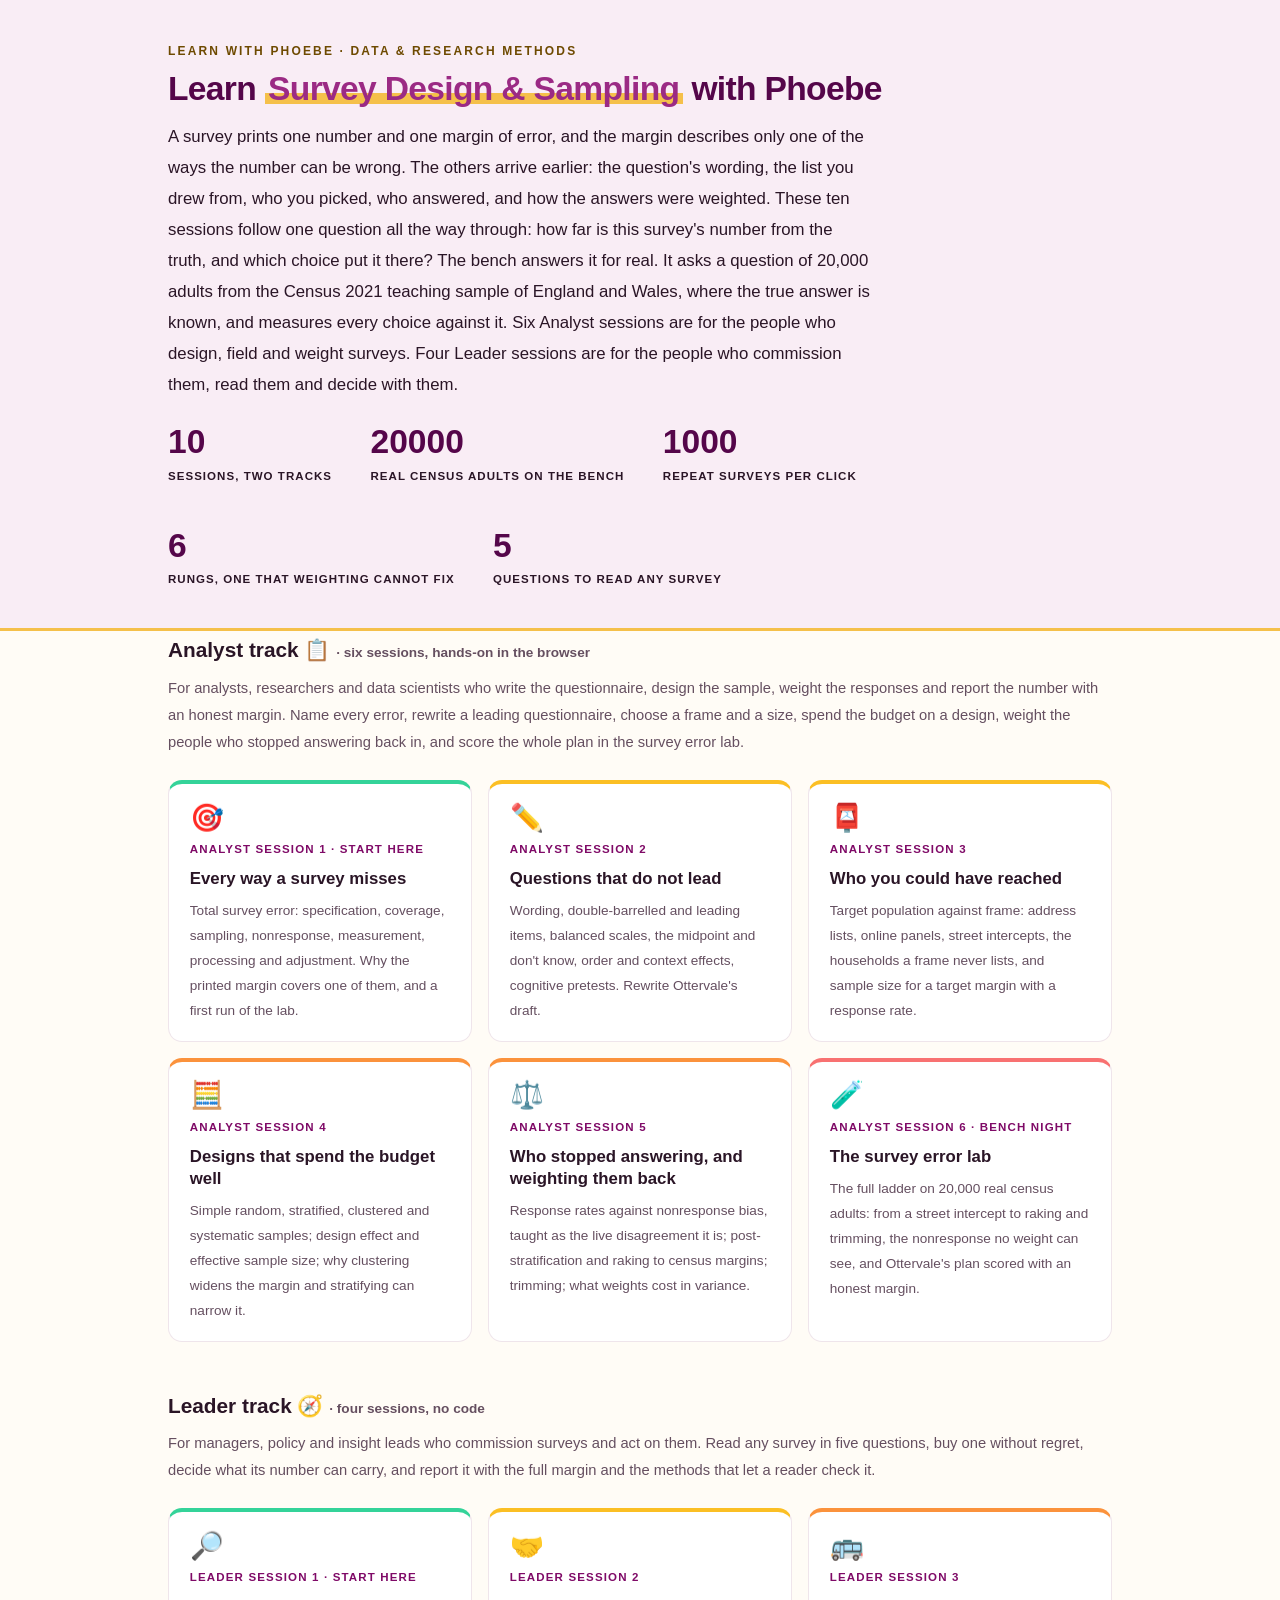
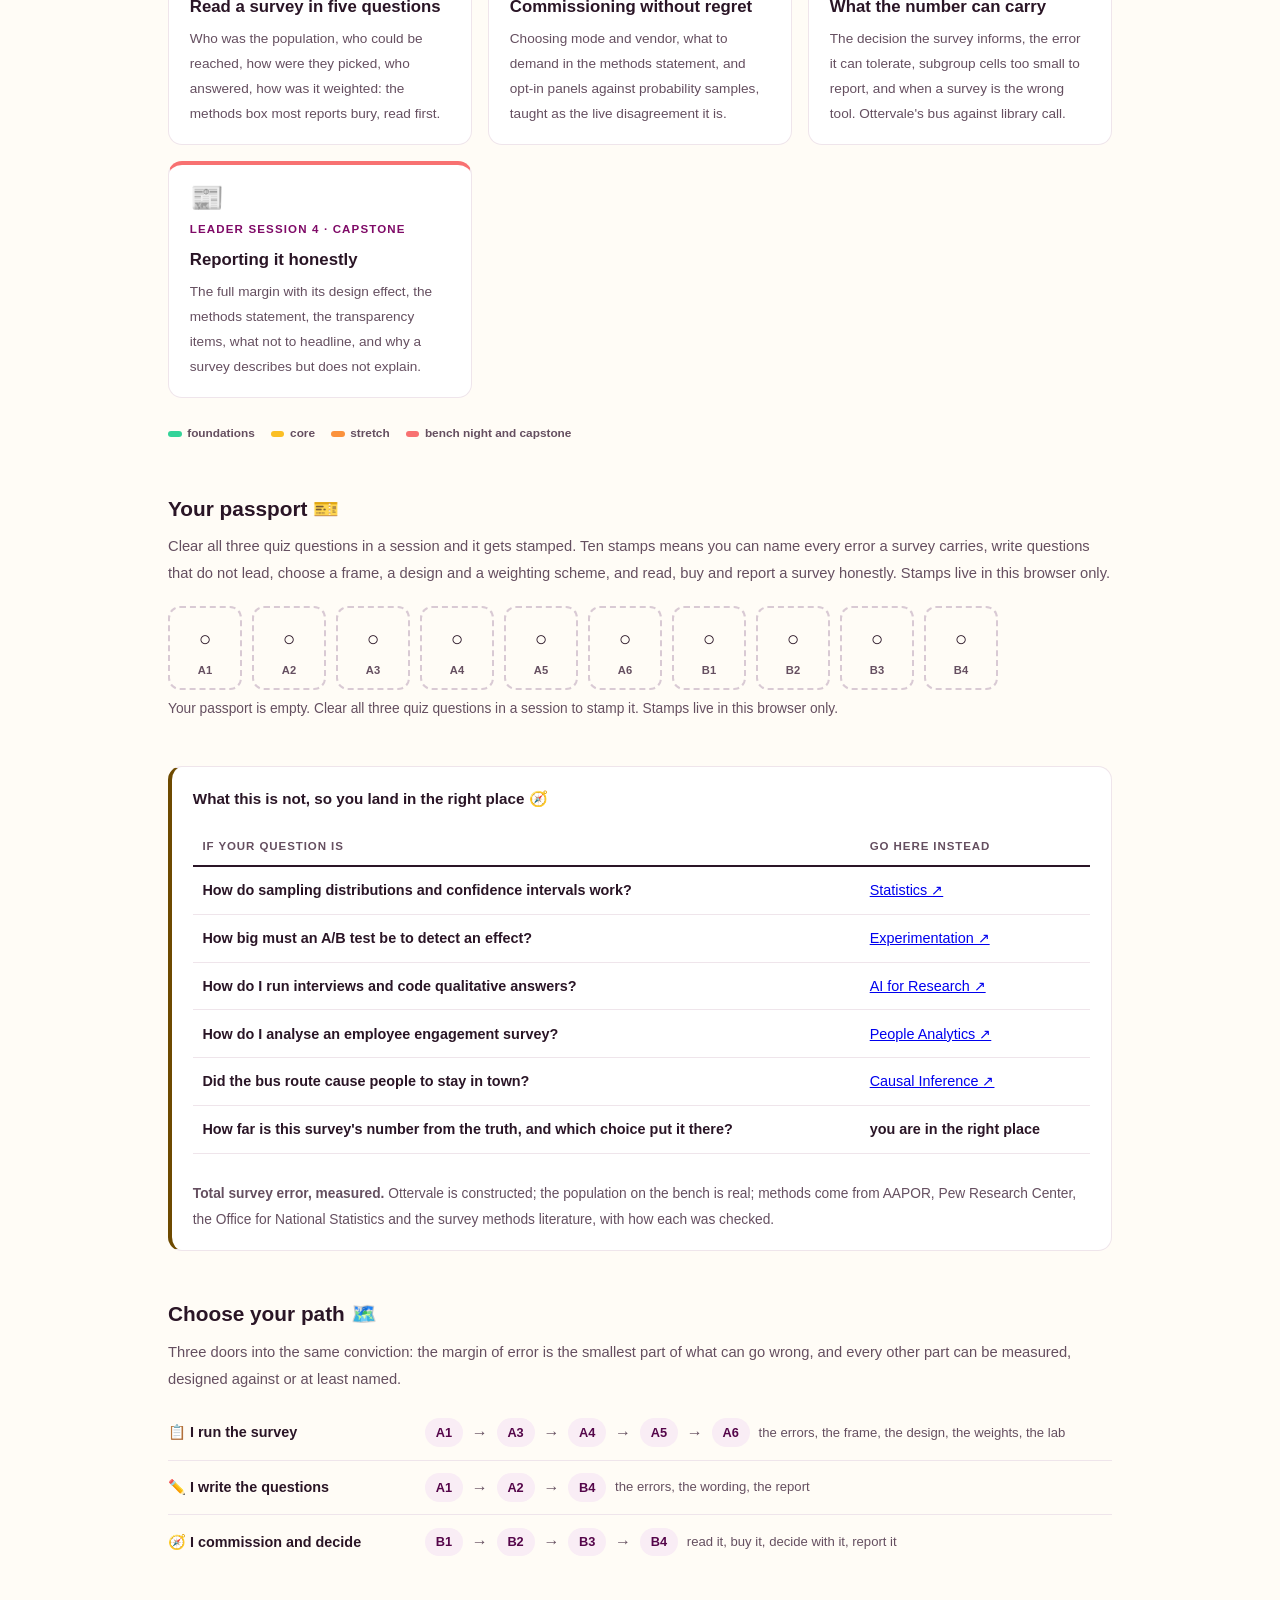
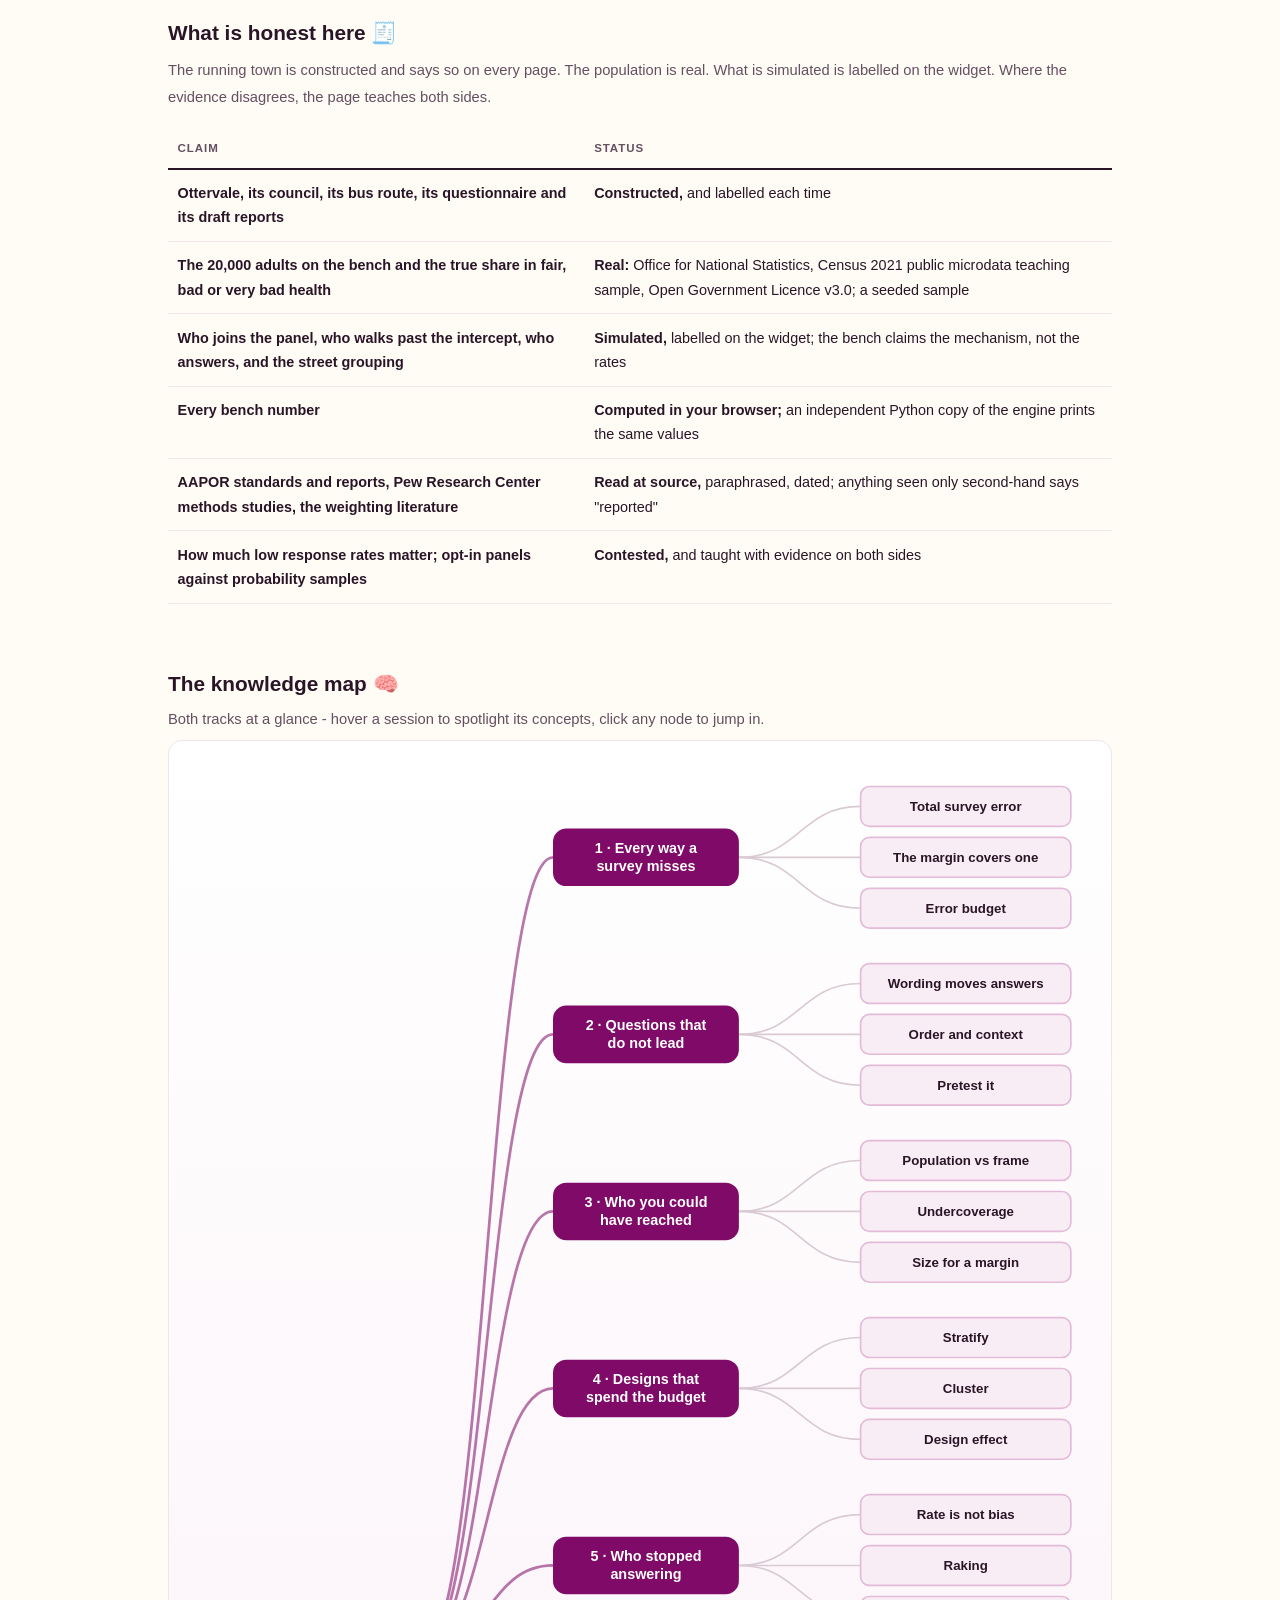
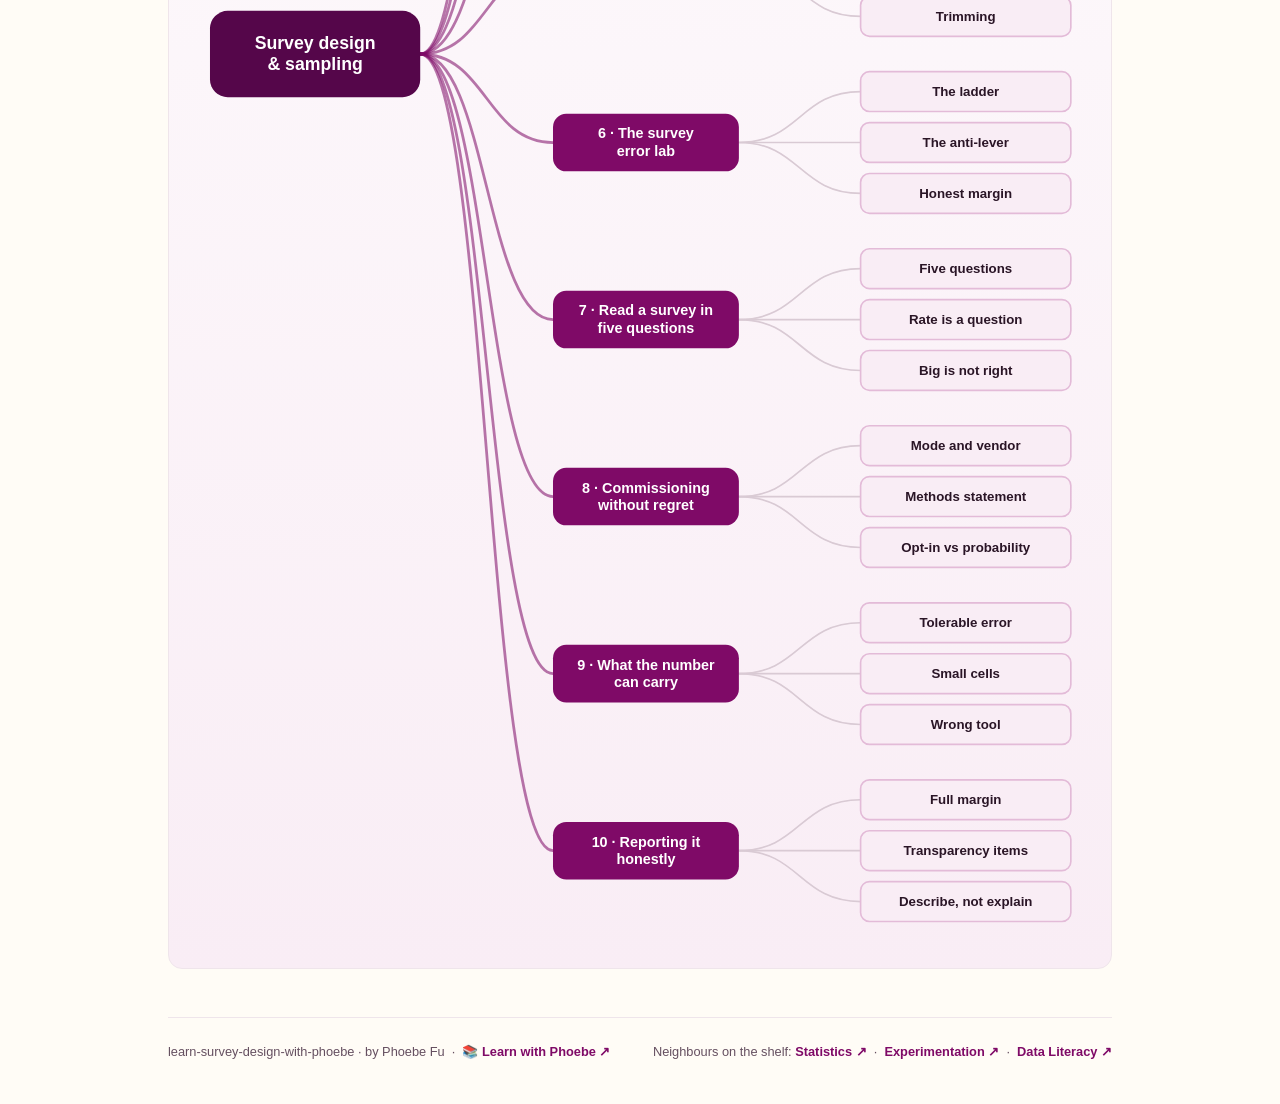
<file: index.html>
<!DOCTYPE html>
<html lang="en">
<head>
<meta charset="UTF-8">
<meta name="viewport" content="width=device-width, initial-scale=1.0">
<!-- social:start -->
<meta name="description" content="Survey design and sampling, by Phoebe Fu. Six Analyst sessions on total survey error, questionnaires, frames, sample designs, nonresponse and weighting, ending in a survey error lab on real census rows; four Leader sessions on reading, commissioning, deciding with and reporting a survey.">
<meta property="og:type" content="website">
<meta property="og:site_name" content="Learn with Phoebe">
<meta property="og:title" content="Learn Survey Design &amp; Sampling with Phoebe">
<meta property="og:description" content="Questionnaires, sampling frames, non-response and the bias a survey carries before the first answer. Run a real survey against census rows and see how far each choice moves the number from the truth.">
<meta property="og:url" content="https://phoebefu6.github.io/learn-survey-design-with-phoebe/">
<meta property="og:image" content="https://phoebefu6.github.io/learn-survey-design-with-phoebe/assets/og-cover.png">
<meta property="og:image:width" content="1200">
<meta property="og:image:height" content="630">
<meta name="twitter:card" content="summary_large_image">
<meta name="twitter:title" content="Learn Survey Design &amp; Sampling with Phoebe">
<meta name="twitter:description" content="Two tracks: Analysts design, field and weight the survey; Leaders read it, buy it and decide with it.">
<meta name="twitter:image" content="https://phoebefu6.github.io/learn-survey-design-with-phoebe/assets/og-cover.png">
<!-- social:end -->
<title>Learn Survey Design &amp; Sampling with Phoebe</title>
<link rel="stylesheet" href="assets/style.css?v=2">
<style>

  .stats-row { display: flex; gap: 2.4rem; margin-top: 1.5rem; flex-wrap: wrap; }
  .stat b { display: block; font-size: 2.1rem; font-weight: 800; line-height: 1.05; font-variant-numeric: tabular-nums; }
  .stat span { font-size: .72rem; opacity: 1; text-transform: uppercase; letter-spacing: .09em; font-weight: 600; }

  .course-grid { display: grid; grid-template-columns: repeat(auto-fit, minmax(17rem, 1fr)); gap: 1rem; margin-top: 1.5rem; }
  .course-card {
    border: 1px solid var(--hairline);
    border-top: 4px solid var(--diff, var(--indigo));
    border-radius: var(--radius);
    padding: 1.2rem 1.3rem 1.1rem;
    display: flex;
    flex-direction: column;
    gap: .5rem;
    text-decoration: none;
    color: var(--ink);
    background: #fff;
    transition: box-shadow .15s ease, border-color .15s ease, transform .15s ease;
    position: relative;
  }
  .course-card:hover { border-color: var(--indigo-soft); border-top-color: var(--diff, var(--indigo)); box-shadow: 0 8px 28px rgba(var(--shadow-rgb),.16); transform: translateY(-3px); }
  .course-card .cicon { font-size: 1.7rem; line-height: 1; }
  .course-card .cnum { font-size: .72rem; font-weight: 700; color: var(--indigo); text-transform: uppercase; letter-spacing: .1em; }
  .course-card h3 { font-size: 1.05rem; font-weight: 800; line-height: 1.3; }
  .course-card p { font-size: .85rem; color: var(--muted); flex: 1; }
  .course-card .meta { display: flex; gap: .4rem; flex-wrap: wrap; }

  .diff-legend { display: flex; gap: 1rem; margin-top: 1.6rem; font-size: .74rem; color: var(--muted); font-weight: 600; flex-wrap: wrap; }
  .diff-legend i { display: inline-block; width: .85rem; height: .35rem; border-radius: 999px; margin-right: .35rem; vertical-align: middle; }

  .paths { margin-top: 2.6rem; }
  .paths h2 { font-size: 1.3rem; font-weight: 800; margin-bottom: .3rem; }
  .paths .plede { color: var(--muted); font-size: .92rem; margin-bottom: .8rem; }
  .path { display: flex; gap: .55rem; align-items: center; padding: .75rem 0; border-bottom: .5px solid var(--hairline); flex-wrap: wrap; }
  .path:last-child { border-bottom: none; }
  .path b { min-width: 15.5rem; font-size: .9rem; }
  .path .pstep { background: var(--indigo-50); color: var(--indigo-deep); border-radius: 999px; padding: .16rem .68rem; font-weight: 700; font-size: .8rem; text-decoration: none; transition: all .12s ease; }
  .path .pstep:hover { background: var(--indigo); color: #fff; }
  .path .parr { color: var(--muted); font-weight: 700; }

  .mm-section { margin-top: 1.6rem; }
  .mm-section h2 { font-size: 1.3rem; font-weight: 800; margin-bottom: .2rem; }
  .mm-section .mm-lede { color: var(--muted); font-size: .92rem; margin-bottom: .4rem; }
  .mm-wrap { border: 1px solid var(--hairline); border-radius: var(--radius); background: linear-gradient(180deg,#fff,var(--indigo-50)); padding: .6rem; overflow-x: auto; }
  .mm-svg { width: 100%; height: auto; display: block; max-width: 60rem; margin: 0 auto; min-width: 34rem; }
  .mm-link { cursor: pointer; text-decoration: none; }
  .mm-node rect { transition: opacity .15s ease, filter .15s ease; }
  .mm-node text { pointer-events: none; }
  .mm-link:hover .mm-node rect { filter: brightness(1.06); }
  .mm-edge { transition: opacity .15s ease; }

  .not-this { border: 1px solid var(--hairline); border-left: 4px solid var(--clay); border-radius: var(--radius); background: #fff; padding: 1.1rem 1.3rem; margin-top: 1.2rem; }
  .not-this h3 { font-size: .95rem; font-weight: 800; margin-bottom: .5rem; }
</style>
</head>
<body>
<header class="masthead">
  <div class="wrap">
    <div class="eyebrow">Learn with Phoebe · Data &amp; Research Methods</div>
    <h1>Learn <span class="accent">Survey Design &amp; Sampling</span> with Phoebe</h1>
    <p class="sub">A survey prints one number and one margin of error, and the margin describes only one of the ways the number can be wrong. The others arrive earlier: the question's wording, the list you drew from, who you picked, who answered, and how the answers were weighted. These ten sessions follow one question all the way through: how far is this survey's number from the truth, and which choice put it there? The bench answers it for real. It asks a question of 20,000 adults from the Census 2021 teaching sample of England and Wales, where the true answer is known, and measures every choice against it. Six Analyst sessions are for the people who design, field and weight surveys. Four Leader sessions are for the people who commission them, read them and decide with them.</p>
    <div class="stats-row">
      <div class="stat"><b data-count="10">10</b><span>sessions, two tracks</span></div>
      <div class="stat"><b data-count="20000">20000</b><span>real census adults on the bench</span></div>
      <div class="stat"><b data-count="1000">1000</b><span>repeat surveys per click</span></div>
      <div class="stat"><b data-count="6">6</b><span>rungs, one that weighting cannot fix</span></div>
      <div class="stat"><b data-count="5">5</b><span>questions to read any survey</span></div>
    </div>
  </div>
</header>

<main class="wrap">

  <section class="section">
    <div class="paths" style="margin-top:0">
      <h2>Analyst track 📋 <span style="font-size:.85rem;font-weight:600;color:var(--muted)">· six sessions, hands-on in the browser</span></h2>
      <p class="plede">For analysts, researchers and data scientists who write the questionnaire, design the sample, weight the responses and report the number with an honest margin. Name every error, rewrite a leading questionnaire, choose a frame and a size, spend the budget on a design, weight the people who stopped answering back in, and score the whole plan in the survey error lab.</p>
    </div>
    <div class="course-grid">
      <a class="course-card" href="courses/a1-every-way-a-survey-misses.html" style="--diff:#34D399"><span class="cicon">🎯</span><span class="cnum">Analyst session 1 · start here</span><h3>Every way a survey misses</h3><p>Total survey error: specification, coverage, sampling, nonresponse, measurement, processing and adjustment. Why the printed margin covers one of them, and a first run of the lab.</p></a>
      <a class="course-card" href="courses/a2-questions-that-do-not-lead.html" style="--diff:#FBBF24"><span class="cicon">✏️</span><span class="cnum">Analyst session 2</span><h3>Questions that do not lead</h3><p>Wording, double-barrelled and leading items, balanced scales, the midpoint and don't know, order and context effects, cognitive pretests. Rewrite Ottervale's draft.</p></a>
      <a class="course-card" href="courses/a3-who-you-could-have-reached.html" style="--diff:#FBBF24"><span class="cicon">📮</span><span class="cnum">Analyst session 3</span><h3>Who you could have reached</h3><p>Target population against frame: address lists, online panels, street intercepts, the households a frame never lists, and sample size for a target margin with a response rate.</p></a>
      <a class="course-card" href="courses/a4-designs-that-spend-the-budget-well.html" style="--diff:#FB923C"><span class="cicon">🧮</span><span class="cnum">Analyst session 4</span><h3>Designs that spend the budget well</h3><p>Simple random, stratified, clustered and systematic samples; design effect and effective sample size; why clustering widens the margin and stratifying can narrow it.</p></a>
      <a class="course-card" href="courses/a5-who-stopped-answering.html" style="--diff:#FB923C"><span class="cicon">⚖️</span><span class="cnum">Analyst session 5</span><h3>Who stopped answering, and weighting them back</h3><p>Response rates against nonresponse bias, taught as the live disagreement it is; post-stratification and raking to census margins; trimming; what weights cost in variance.</p></a>
      <a class="course-card" href="courses/a6-the-survey-error-lab.html" style="--diff:#F87171"><span class="cicon">🧪</span><span class="cnum">Analyst session 6 · bench night</span><h3>The survey error lab</h3><p>The full ladder on 20,000 real census adults: from a street intercept to raking and trimming, the nonresponse no weight can see, and Ottervale's plan scored with an honest margin.</p></a>
    </div>
  </section>

  <section class="section">
    <div class="paths" style="margin-top:0">
      <h2>Leader track 🧭 <span style="font-size:.85rem;font-weight:600;color:var(--muted)">· four sessions, no code</span></h2>
      <p class="plede">For managers, policy and insight leads who commission surveys and act on them. Read any survey in five questions, buy one without regret, decide what its number can carry, and report it with the full margin and the methods that let a reader check it.</p>
    </div>
    <div class="course-grid">
      <a class="course-card" href="courses/b1-read-a-survey-in-five-questions.html" style="--diff:#34D399"><span class="cicon">🔎</span><span class="cnum">Leader session 1 · start here</span><h3>Read a survey in five questions</h3><p>Who was the population, who could be reached, how were they picked, who answered, how was it weighted: the methods box most reports bury, read first.</p></a>
      <a class="course-card" href="courses/b2-commissioning-without-regret.html" style="--diff:#FBBF24"><span class="cicon">🤝</span><span class="cnum">Leader session 2</span><h3>Commissioning without regret</h3><p>Choosing mode and vendor, what to demand in the methods statement, and opt-in panels against probability samples, taught as the live disagreement it is.</p></a>
      <a class="course-card" href="courses/b3-what-the-number-can-carry.html" style="--diff:#FB923C"><span class="cicon">🚌</span><span class="cnum">Leader session 3</span><h3>What the number can carry</h3><p>The decision the survey informs, the error it can tolerate, subgroup cells too small to report, and when a survey is the wrong tool. Ottervale's bus against library call.</p></a>
      <a class="course-card" href="courses/b4-reporting-it-honestly.html" style="--diff:#F87171"><span class="cicon">📰</span><span class="cnum">Leader session 4 · capstone</span><h3>Reporting it honestly</h3><p>The full margin with its design effect, the methods statement, the transparency items, what not to headline, and why a survey describes but does not explain.</p></a>
    </div>
    <div class="diff-legend">
      <span><i style="background:#34D399"></i>foundations</span>
      <span><i style="background:#FBBF24"></i>core</span>
      <span><i style="background:#FB923C"></i>stretch</span>
      <span><i style="background:#F87171"></i>bench night and capstone</span>
    </div>
  </section>

  <section class="section">
    <div class="paths" style="margin-top:0">
      <h2>Your passport 🎫</h2>
      <p class="plede">Clear all three quiz questions in a session and it gets stamped. Ten stamps means you can name every error a survey carries, write questions that do not lead, choose a frame, a design and a weighting scheme, and read, buy and report a survey honestly. Stamps live in this browser only.</p>
    </div>
    <div class="pp-strip"></div>
  </section>

  <section class="section">
    <div class="not-this">
      <h3>What this is not, so you land in the right place 🧭</h3>
      <table class="clean">
        <tr><th>If your question is</th><th>Go here instead</th></tr>
        <tr><td>How do sampling distributions and confidence intervals work?</td><td><a href="https://phoebefu6.github.io/learn-statistics-with-phoebe/">Statistics ↗</a></td></tr>
        <tr><td>How big must an A/B test be to detect an effect?</td><td><a href="https://phoebefu6.github.io/learn-experimentation-with-phoebe/">Experimentation ↗</a></td></tr>
        <tr><td>How do I run interviews and code qualitative answers?</td><td><a href="https://phoebefu6.github.io/learn-ai-research-with-phoebe/">AI for Research ↗</a></td></tr>
        <tr><td>How do I analyse an employee engagement survey?</td><td><a href="https://phoebefu6.github.io/learn-people-analytics-with-phoebe/">People Analytics ↗</a></td></tr>
        <tr><td>Did the bus route cause people to stay in town?</td><td><a href="https://phoebefu6.github.io/learn-causal-inference-with-phoebe/">Causal Inference ↗</a></td></tr>
        <tr><td><strong>How far is this survey's number from the truth, and which choice put it there?</strong></td><td><strong>you are in the right place</strong></td></tr>
      </table>
      <p style="margin-top:.7rem;font-size:.86rem;color:var(--muted)"><strong>Total survey error, measured.</strong> Ottervale is constructed; the population on the bench is real; methods come from AAPOR, Pew Research Center, the Office for National Statistics and the survey methods literature, with how each was checked.</p>
    </div>
  </section>

  <section class="section">
    <div class="paths">
      <h2>Choose your path 🗺️</h2>
      <p class="plede">Three doors into the same conviction: the margin of error is the smallest part of what can go wrong, and every other part can be measured, designed against or at least named.</p>
      <div class="path"><b>📋 I run the survey</b>
        <a class="pstep" href="courses/a1-every-way-a-survey-misses.html">A1</a><span class="parr">→</span><a class="pstep" href="courses/a3-who-you-could-have-reached.html">A3</a><span class="parr">→</span><a class="pstep" href="courses/a4-designs-that-spend-the-budget-well.html">A4</a><span class="parr">→</span><a class="pstep" href="courses/a5-who-stopped-answering.html">A5</a><span class="parr">→</span><a class="pstep" href="courses/a6-the-survey-error-lab.html">A6</a>
        <span style="font-size:.82rem;color:var(--muted)">the errors, the frame, the design, the weights, the lab</span>
      </div>
      <div class="path"><b>✏️ I write the questions</b>
        <a class="pstep" href="courses/a1-every-way-a-survey-misses.html">A1</a><span class="parr">→</span><a class="pstep" href="courses/a2-questions-that-do-not-lead.html">A2</a><span class="parr">→</span><a class="pstep" href="courses/b4-reporting-it-honestly.html">B4</a>
        <span style="font-size:.82rem;color:var(--muted)">the errors, the wording, the report</span>
      </div>
      <div class="path"><b>🧭 I commission and decide</b>
        <a class="pstep" href="courses/b1-read-a-survey-in-five-questions.html">B1</a><span class="parr">→</span><a class="pstep" href="courses/b2-commissioning-without-regret.html">B2</a><span class="parr">→</span><a class="pstep" href="courses/b3-what-the-number-can-carry.html">B3</a><span class="parr">→</span><a class="pstep" href="courses/b4-reporting-it-honestly.html">B4</a>
        <span style="font-size:.82rem;color:var(--muted)">read it, buy it, decide with it, report it</span>
      </div>
    </div>
  </section>

  <section class="section">
    <div class="paths" style="margin-top:0">
      <h2>What is honest here 🧾</h2>
      <p class="plede">The running town is constructed and says so on every page. The population is real. What is simulated is labelled on the widget. Where the evidence disagrees, the page teaches both sides.</p>
    </div>
    <table class="clean">
      <tr><th>Claim</th><th>Status</th></tr>
      <tr><td>Ottervale, its council, its bus route, its questionnaire and its draft reports</td><td><strong>Constructed,</strong> and labelled each time</td></tr>
      <tr><td>The 20,000 adults on the bench and the true share in fair, bad or very bad health</td><td><strong>Real:</strong> Office for National Statistics, Census 2021 public microdata teaching sample, Open Government Licence v3.0; a seeded sample</td></tr>
      <tr><td>Who joins the panel, who walks past the intercept, who answers, and the street grouping</td><td><strong>Simulated,</strong> labelled on the widget; the bench claims the mechanism, not the rates</td></tr>
      <tr><td>Every bench number</td><td><strong>Computed in your browser;</strong> an independent Python copy of the engine prints the same values</td></tr>
      <tr><td>AAPOR standards and reports, Pew Research Center methods studies, the weighting literature</td><td><strong>Read at source,</strong> paraphrased, dated; anything seen only second-hand says "reported"</td></tr>
      <tr><td>How much low response rates matter; opt-in panels against probability samples</td><td><strong>Contested,</strong> and taught with evidence on both sides</td></tr>
    </table>
  </section>

  <section class="section mm-section">
    <h2>The knowledge map 🧠</h2>
    <p class="mm-lede">Both tracks at a glance - hover a session to spotlight its concepts, click any node to jump in.</p>
    <div class="mm-wrap"><div id="mindmap"></div></div>
  </section>

  <footer class="pagefoot">
    <span>learn-survey-design-with-phoebe · by Phoebe Fu &nbsp;·&nbsp; 📚 <a href="https://phoebefu6.github.io/learn-with-phoebe/">Learn with Phoebe ↗</a></span>
    <span>Neighbours on the shelf: <a href="https://phoebefu6.github.io/learn-statistics-with-phoebe/">Statistics ↗</a> &nbsp;·&nbsp; <a href="https://phoebefu6.github.io/learn-experimentation-with-phoebe/">Experimentation ↗</a> &nbsp;·&nbsp; <a href="https://phoebefu6.github.io/learn-data-literacy-with-phoebe/">Data Literacy ↗</a></span>
  </footer>

</main>

<script>
window.MINDMAP_DATA = {
  "title": "Survey design\n& sampling",
  "centerColor": "#55064A",
  "sessions": [
    {
      "label": "Every way a\nsurvey misses",
      "href": "courses/a1-every-way-a-survey-misses.html",
      "color": "#34D399",
      "concepts": [
        {
          "label": "Total survey error",
          "href": "courses/a1-every-way-a-survey-misses.html"
        },
        {
          "label": "The margin covers one",
          "href": "courses/a1-every-way-a-survey-misses.html"
        },
        {
          "label": "Error budget",
          "href": "courses/a1-every-way-a-survey-misses.html"
        }
      ]
    },
    {
      "label": "Questions that\ndo not lead",
      "href": "courses/a2-questions-that-do-not-lead.html",
      "color": "#FBBF24",
      "concepts": [
        {
          "label": "Wording moves answers",
          "href": "courses/a2-questions-that-do-not-lead.html"
        },
        {
          "label": "Order and context",
          "href": "courses/a2-questions-that-do-not-lead.html"
        },
        {
          "label": "Pretest it",
          "href": "courses/a2-questions-that-do-not-lead.html"
        }
      ]
    },
    {
      "label": "Who you could\nhave reached",
      "href": "courses/a3-who-you-could-have-reached.html",
      "color": "#FBBF24",
      "concepts": [
        {
          "label": "Population vs frame",
          "href": "courses/a3-who-you-could-have-reached.html"
        },
        {
          "label": "Undercoverage",
          "href": "courses/a3-who-you-could-have-reached.html"
        },
        {
          "label": "Size for a margin",
          "href": "courses/a3-who-you-could-have-reached.html"
        }
      ]
    },
    {
      "label": "Designs that\nspend the budget",
      "href": "courses/a4-designs-that-spend-the-budget-well.html",
      "color": "#FB923C",
      "concepts": [
        {
          "label": "Stratify",
          "href": "courses/a4-designs-that-spend-the-budget-well.html"
        },
        {
          "label": "Cluster",
          "href": "courses/a4-designs-that-spend-the-budget-well.html"
        },
        {
          "label": "Design effect",
          "href": "courses/a4-designs-that-spend-the-budget-well.html"
        }
      ]
    },
    {
      "label": "Who stopped\nanswering",
      "href": "courses/a5-who-stopped-answering.html",
      "color": "#FB923C",
      "concepts": [
        {
          "label": "Rate is not bias",
          "href": "courses/a5-who-stopped-answering.html"
        },
        {
          "label": "Raking",
          "href": "courses/a5-who-stopped-answering.html"
        },
        {
          "label": "Trimming",
          "href": "courses/a5-who-stopped-answering.html"
        }
      ]
    },
    {
      "label": "The survey\nerror lab",
      "href": "courses/a6-the-survey-error-lab.html",
      "color": "#F87171",
      "concepts": [
        {
          "label": "The ladder",
          "href": "courses/a6-the-survey-error-lab.html"
        },
        {
          "label": "The anti-lever",
          "href": "courses/a6-the-survey-error-lab.html"
        },
        {
          "label": "Honest margin",
          "href": "courses/a6-the-survey-error-lab.html"
        }
      ]
    },
    {
      "label": "Read a survey in\nfive questions",
      "href": "courses/b1-read-a-survey-in-five-questions.html",
      "color": "#34D399",
      "concepts": [
        {
          "label": "Five questions",
          "href": "courses/b1-read-a-survey-in-five-questions.html"
        },
        {
          "label": "Rate is a question",
          "href": "courses/b1-read-a-survey-in-five-questions.html"
        },
        {
          "label": "Big is not right",
          "href": "courses/b1-read-a-survey-in-five-questions.html"
        }
      ]
    },
    {
      "label": "Commissioning\nwithout regret",
      "href": "courses/b2-commissioning-without-regret.html",
      "color": "#FBBF24",
      "concepts": [
        {
          "label": "Mode and vendor",
          "href": "courses/b2-commissioning-without-regret.html"
        },
        {
          "label": "Methods statement",
          "href": "courses/b2-commissioning-without-regret.html"
        },
        {
          "label": "Opt-in vs probability",
          "href": "courses/b2-commissioning-without-regret.html"
        }
      ]
    },
    {
      "label": "What the number\ncan carry",
      "href": "courses/b3-what-the-number-can-carry.html",
      "color": "#FB923C",
      "concepts": [
        {
          "label": "Tolerable error",
          "href": "courses/b3-what-the-number-can-carry.html"
        },
        {
          "label": "Small cells",
          "href": "courses/b3-what-the-number-can-carry.html"
        },
        {
          "label": "Wrong tool",
          "href": "courses/b3-what-the-number-can-carry.html"
        }
      ]
    },
    {
      "label": "Reporting it\nhonestly",
      "href": "courses/b4-reporting-it-honestly.html",
      "color": "#F87171",
      "concepts": [
        {
          "label": "Full margin",
          "href": "courses/b4-reporting-it-honestly.html"
        },
        {
          "label": "Transparency items",
          "href": "courses/b4-reporting-it-honestly.html"
        },
        {
          "label": "Describe, not explain",
          "href": "courses/b4-reporting-it-honestly.html"
        }
      ]
    }
  ]
};
</script>
<script src="assets/mindmap.js?v=1"></script>
<script src="assets/app.js?v=2"></script>
</body>
</html>
</file>
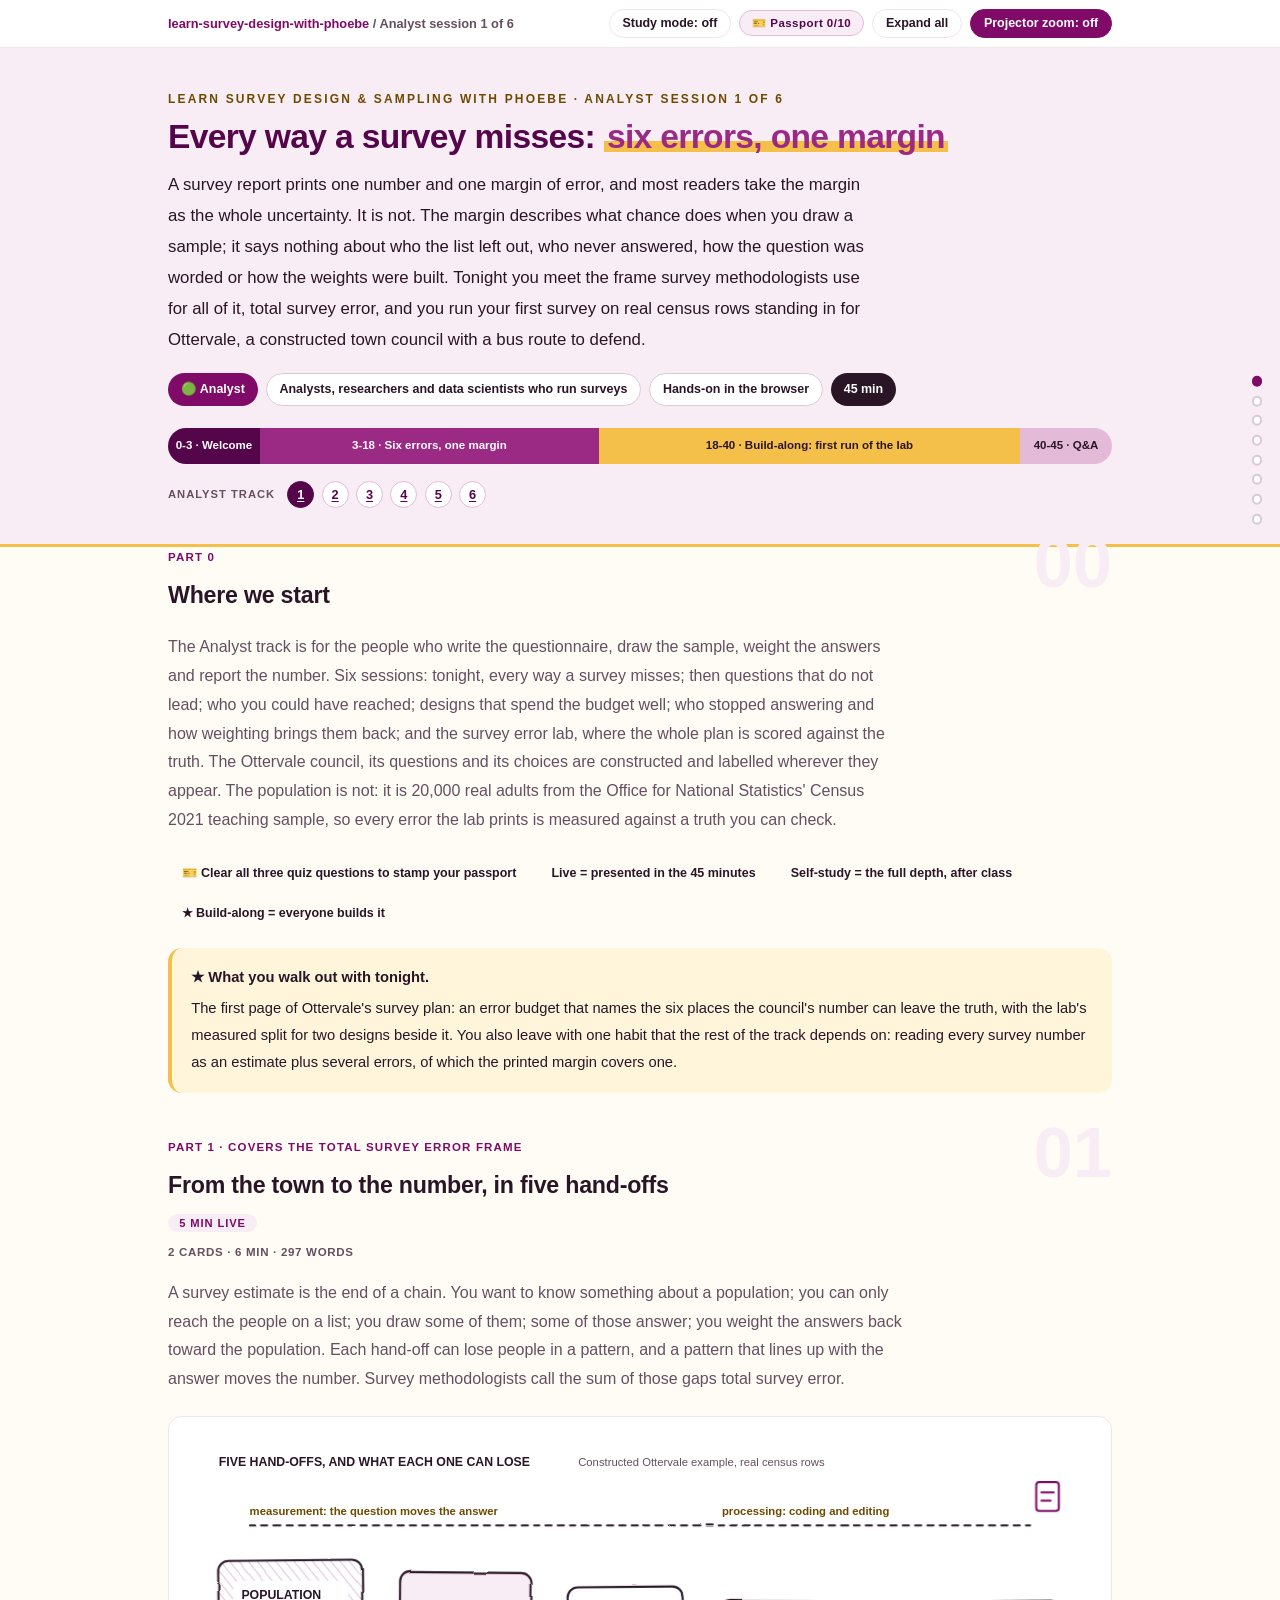
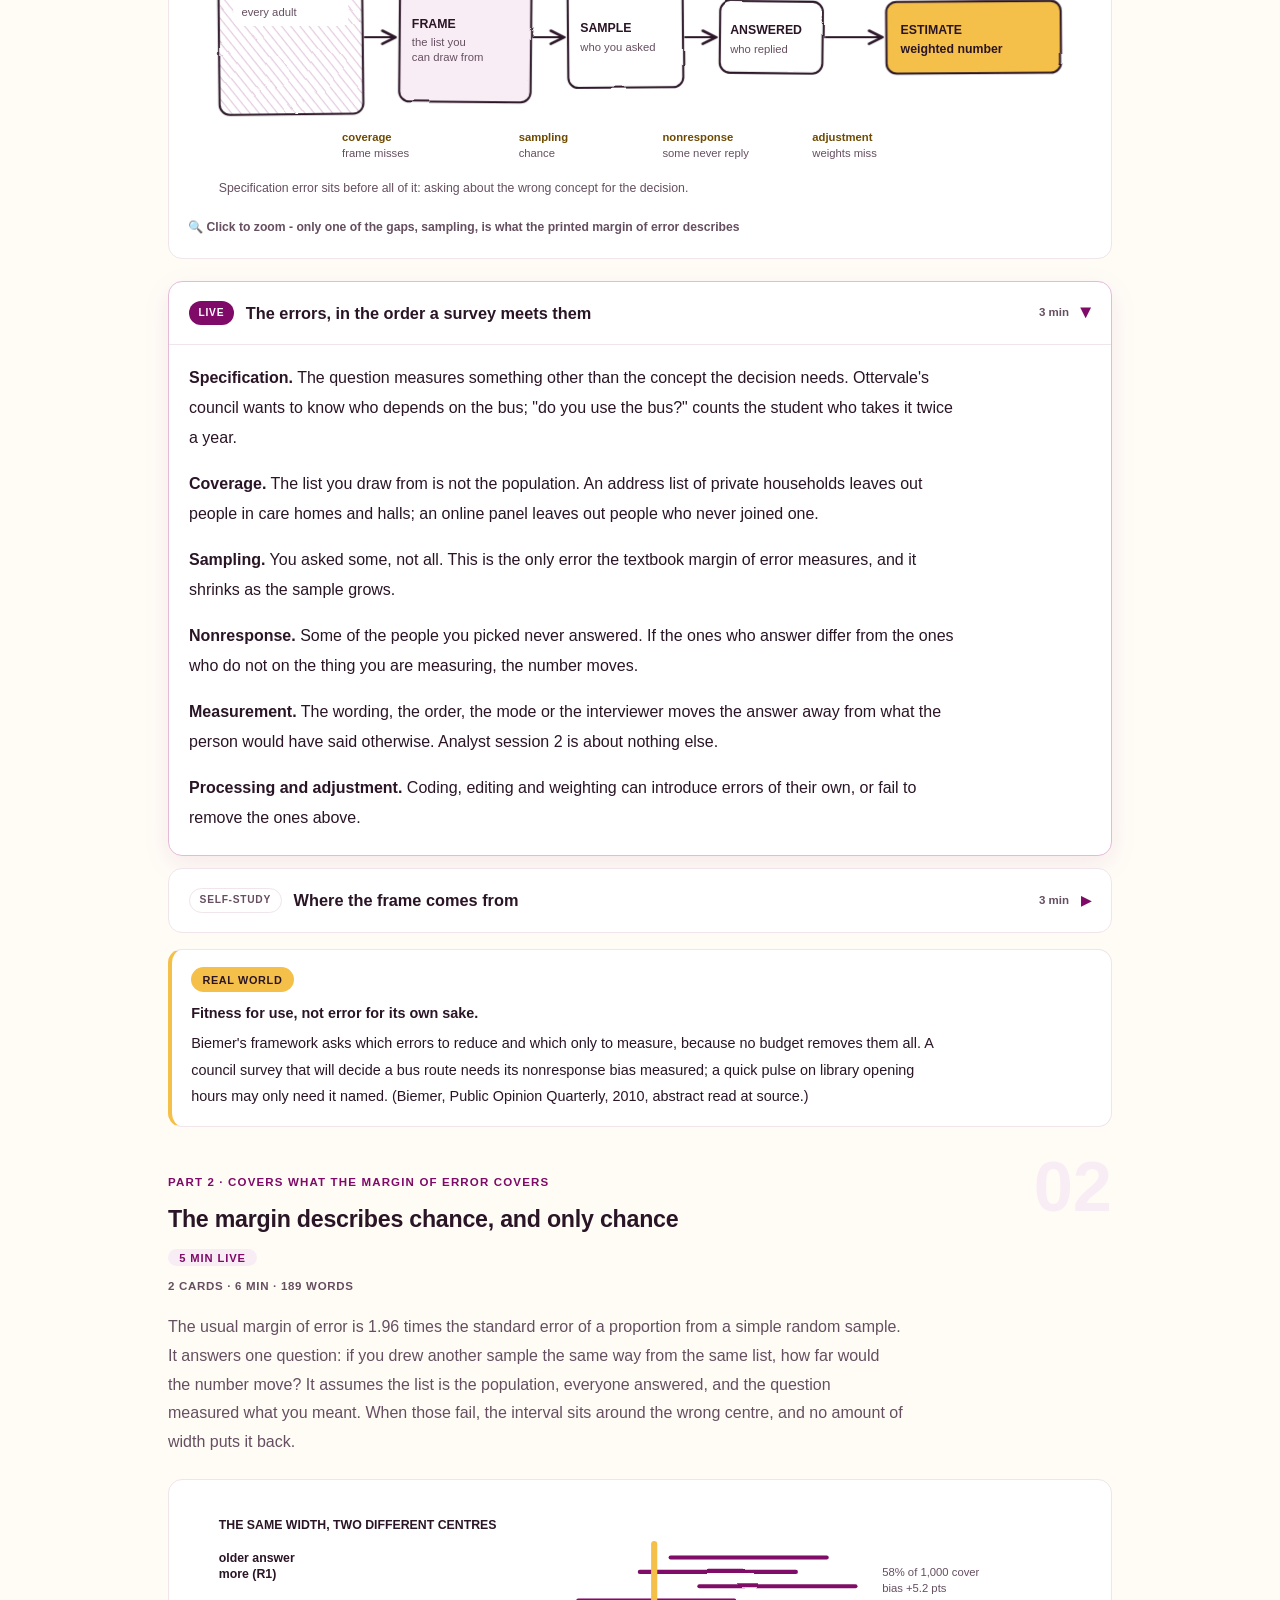
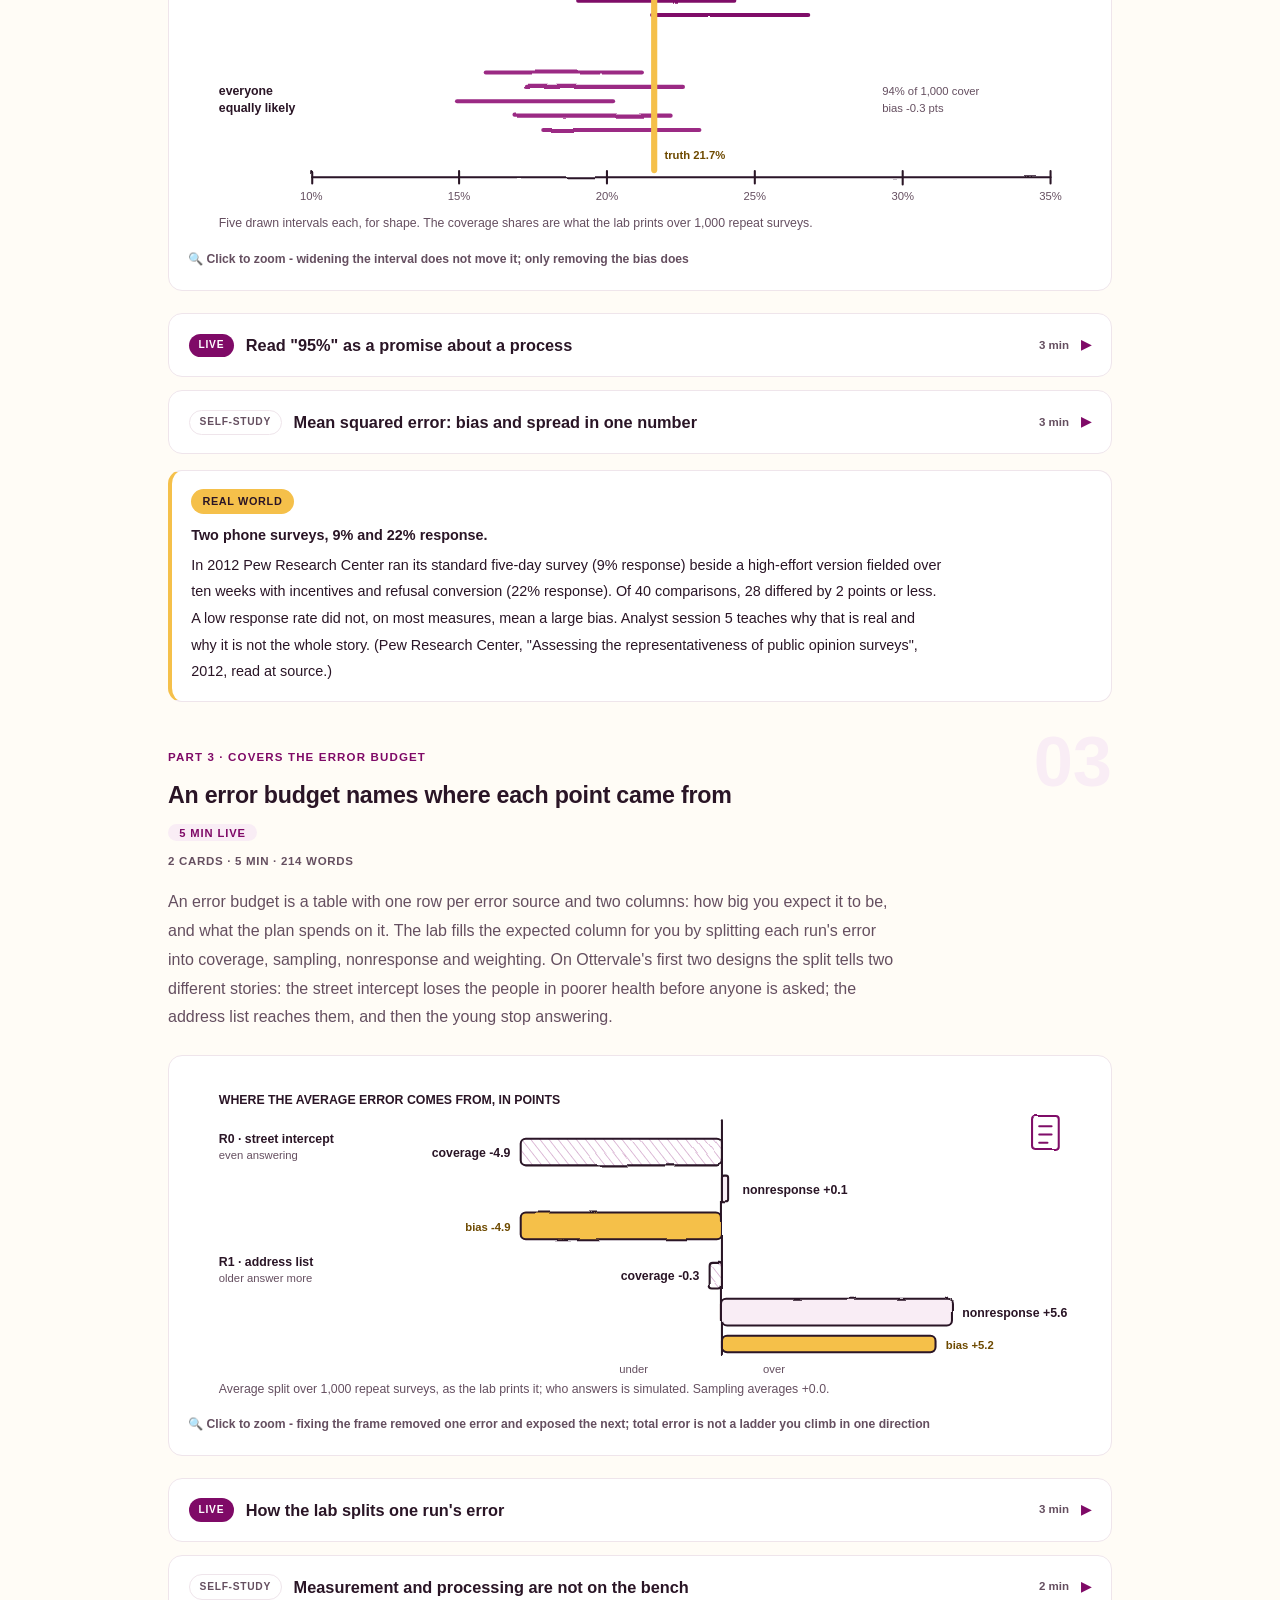
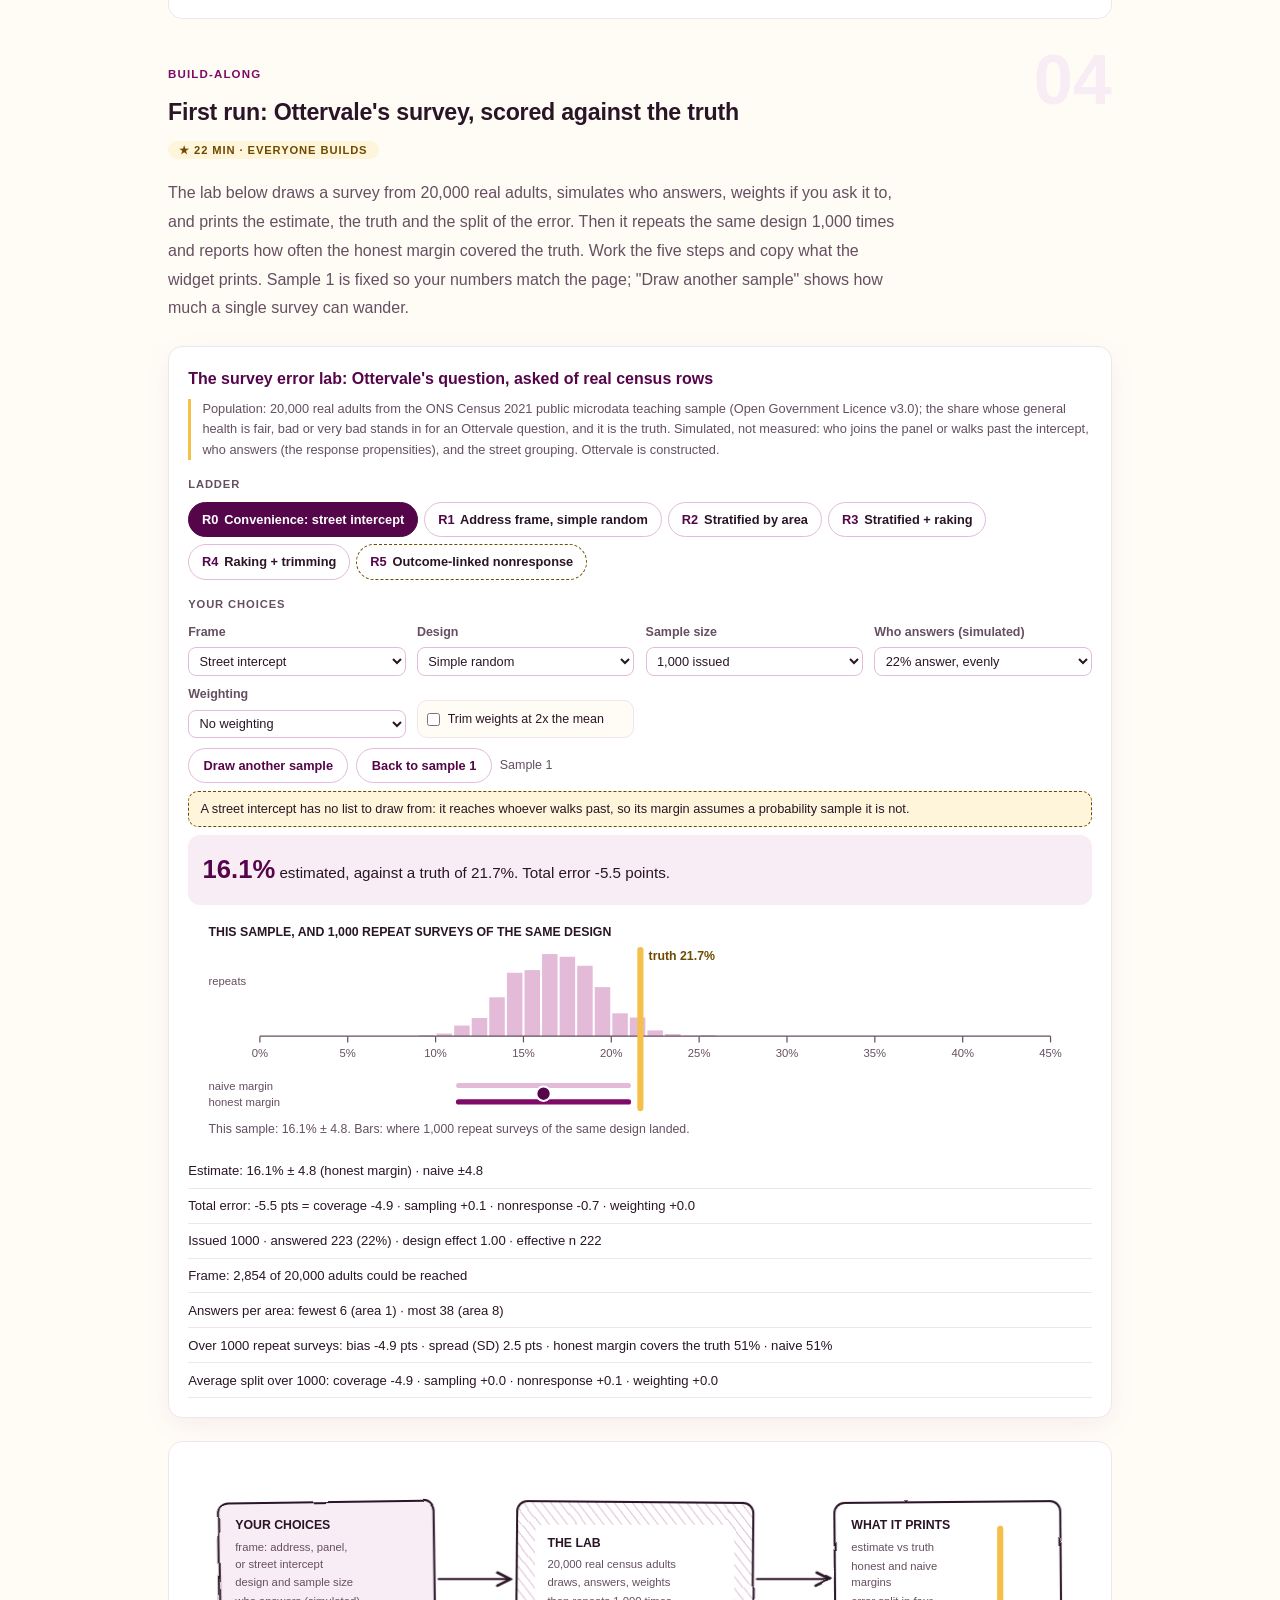
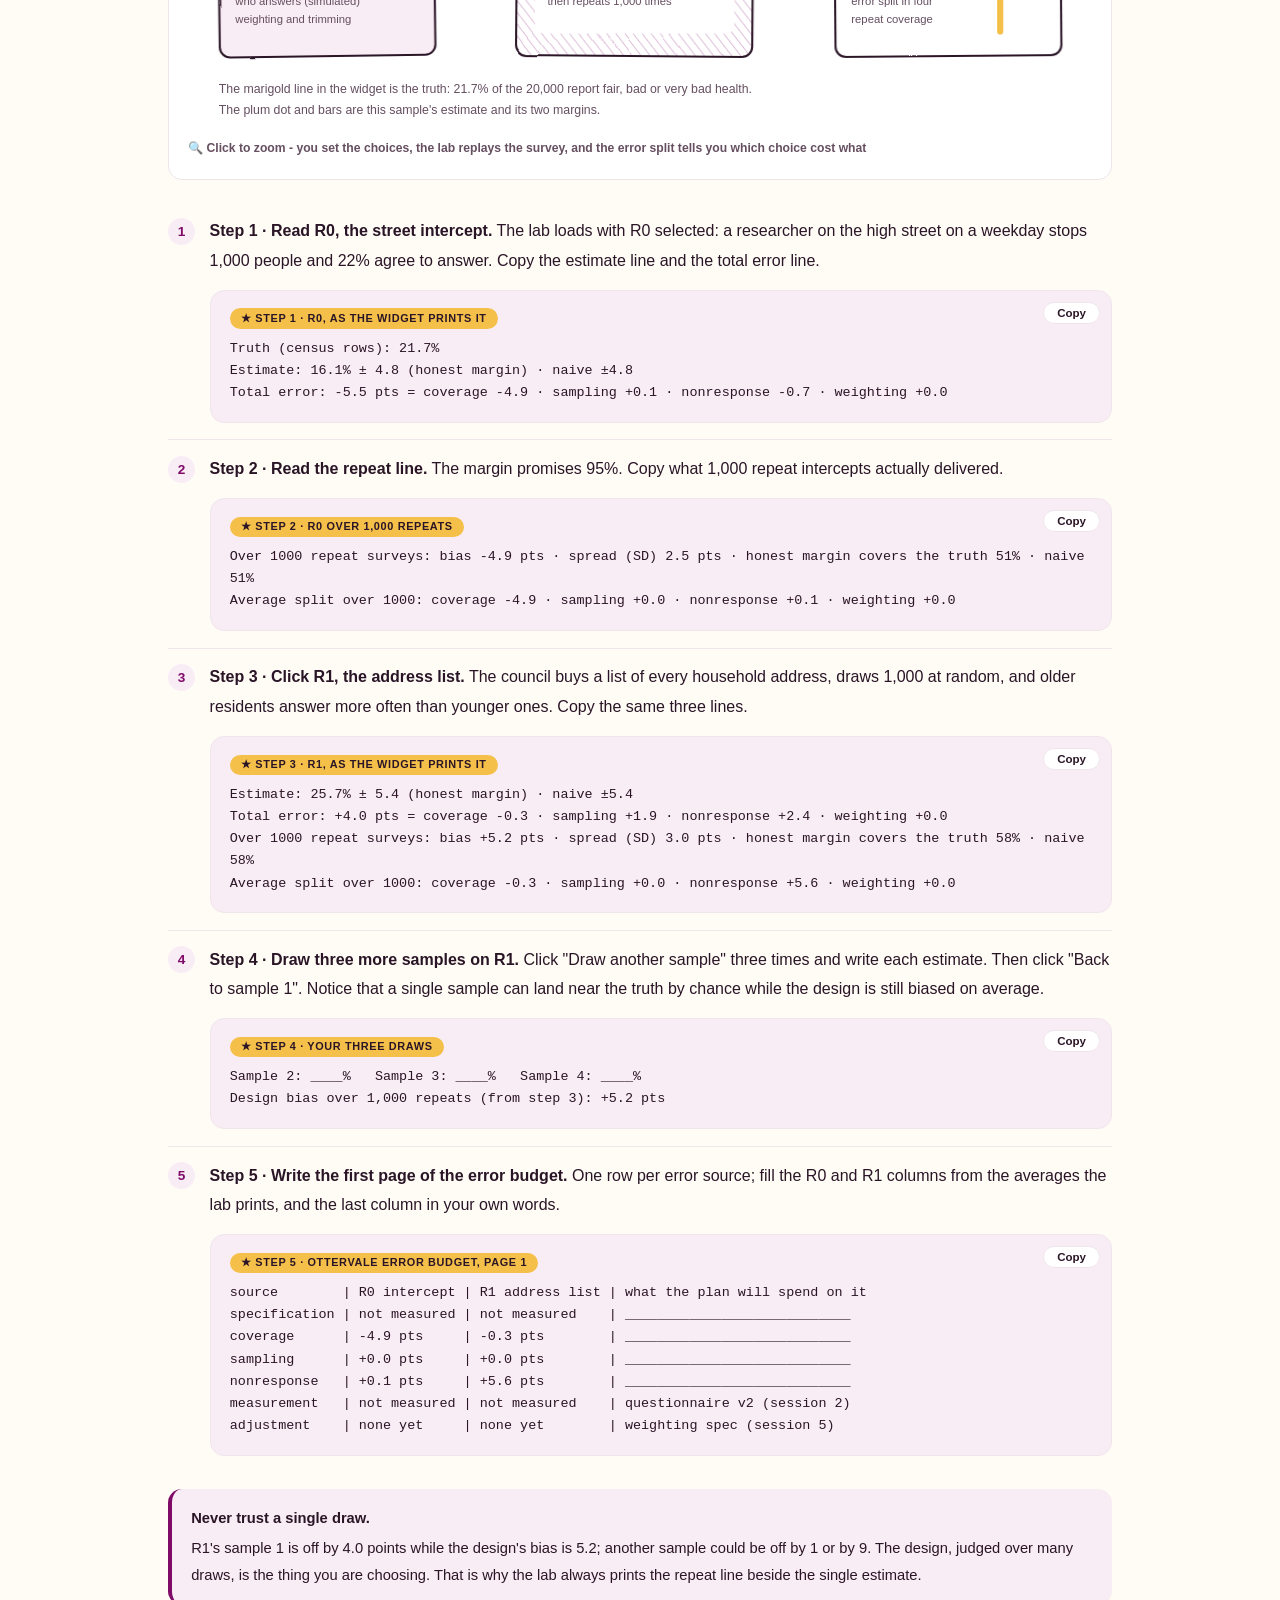
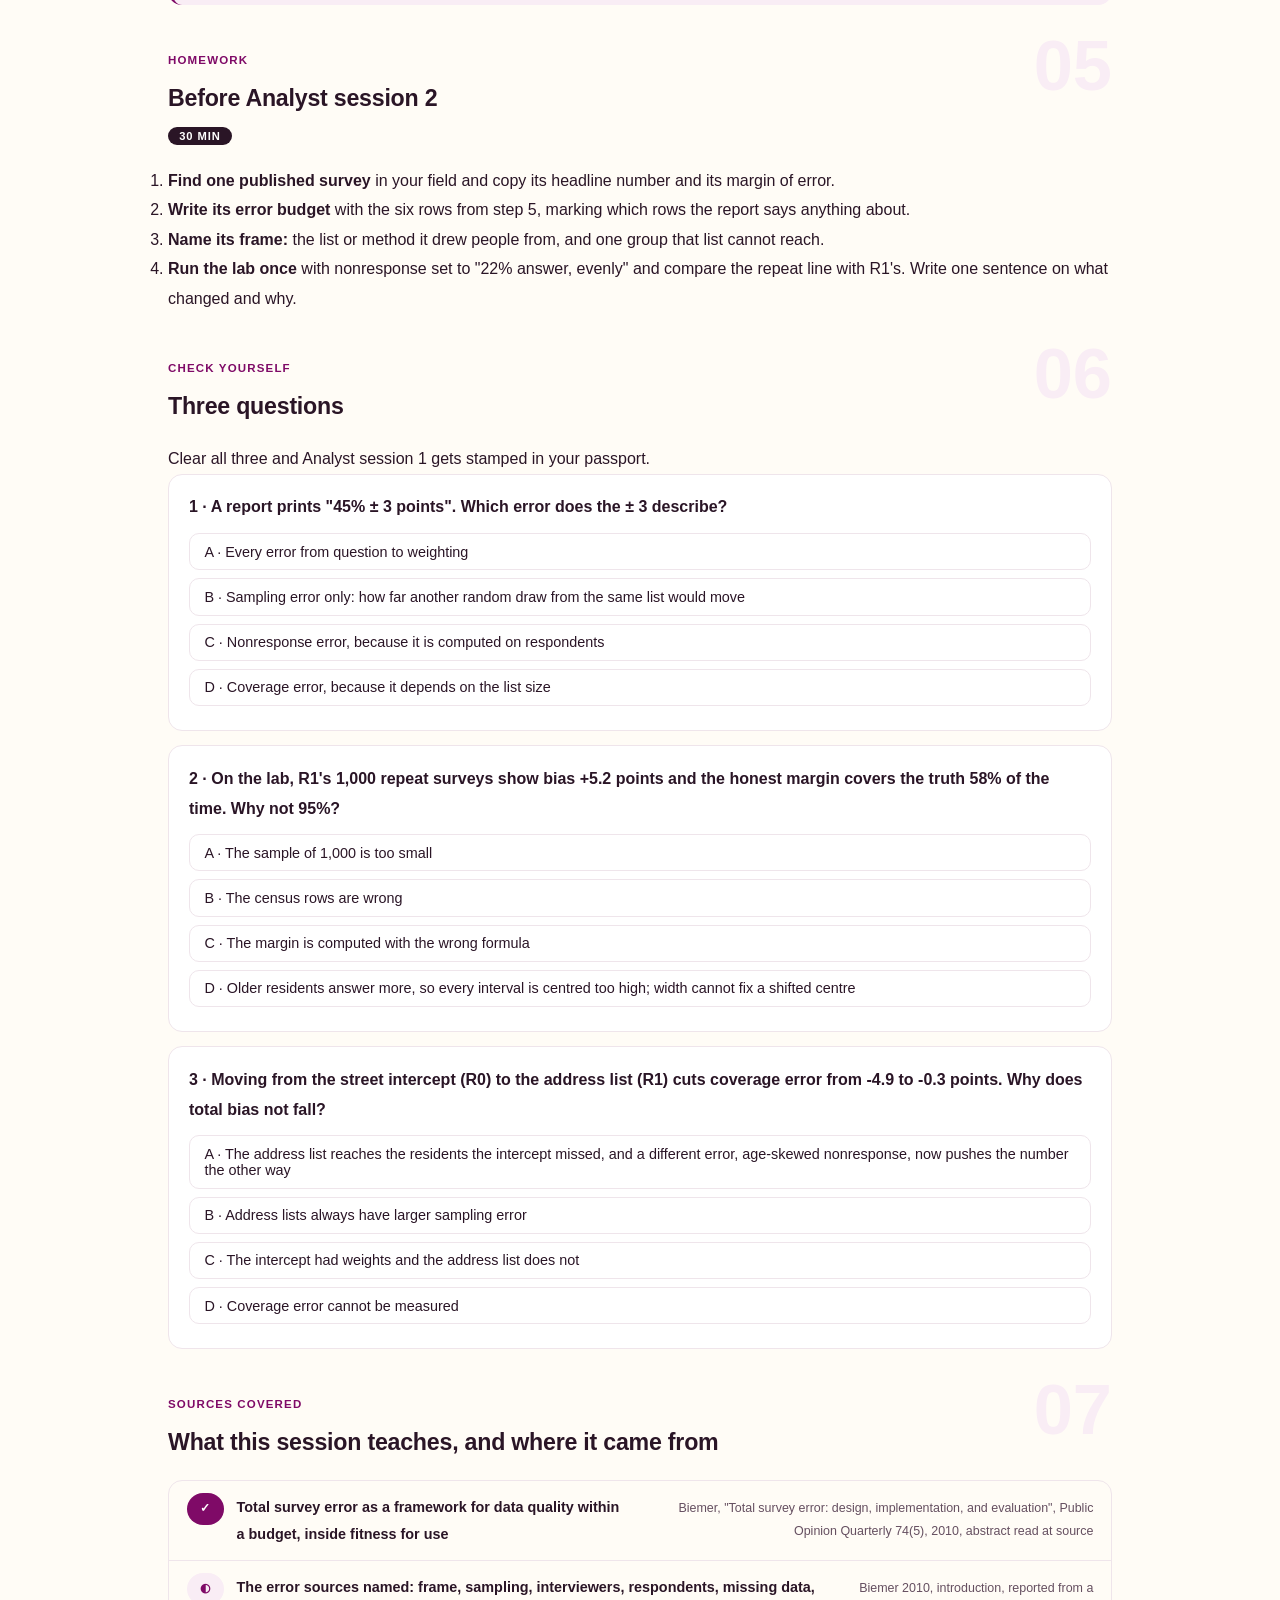
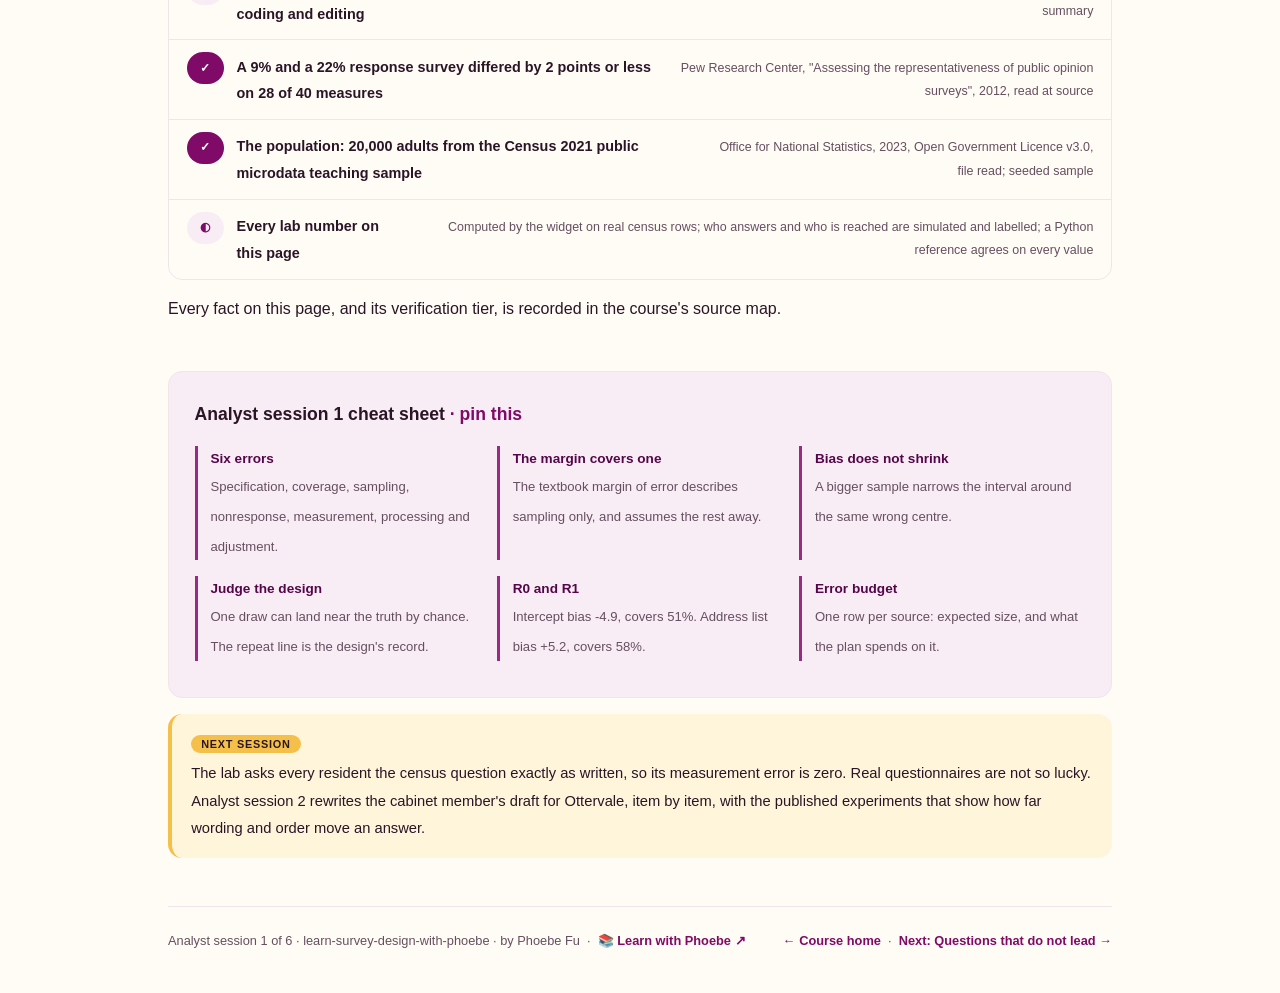
<file: courses/a1-every-way-a-survey-misses.html>
<!DOCTYPE html>
<html lang="en">
<head>
<meta charset="UTF-8">
<meta name="viewport" content="width=device-width, initial-scale=1.0">
<!-- social:start -->
<meta name="description" content="Analyst session 1 of 6. Every way a survey misses: the total survey error frame, why the printed margin covers only sampling, and a first run of the survey error lab on real census rows for the constructed town of Ottervale.">
<meta property="og:type" content="article">
<meta property="og:site_name" content="Learn with Phoebe">
<meta property="og:title" content="Every way a survey misses - learn survey design and sampling with phoebe">
<meta property="og:description" content="Analyst session 1 of 6. Coverage, sampling, nonresponse, measurement, processing, adjustment: the six places a survey's number leaves the truth.">
<meta property="og:url" content="https://phoebefu6.github.io/learn-survey-design-with-phoebe/courses/a1-every-way-a-survey-misses.html">
<meta property="og:image" content="https://phoebefu6.github.io/learn-survey-design-with-phoebe/assets/og-cover.png">
<meta property="og:image:width" content="1200">
<meta property="og:image:height" content="630">
<meta name="twitter:card" content="summary_large_image">
<meta name="twitter:title" content="Every way a survey misses - learn survey design and sampling with phoebe">
<meta name="twitter:description" content="Analyst session 1 of 6. The margin of error printed in a report covers one source of error out of six.">
<meta name="twitter:image" content="https://phoebefu6.github.io/learn-survey-design-with-phoebe/assets/og-cover.png">
<!-- social:end -->
<title>Analyst session 1 · Every way a survey misses - learn survey design and sampling with phoebe</title>
<link rel="stylesheet" href="../assets/style.css?v=2">
</head>
<body>

<div class="toolbar">
  <div class="wrap">
    <span class="crumb"><a href="../index.html">learn-survey-design-with-phoebe</a> / Analyst session 1 of 6</span>
    <button class="btn" id="toggle-all" type="button">Expand all</button>
    <button class="btn primary" id="zoom-toggle" type="button">Projector zoom: off</button>
  </div>
</div>

<header class="masthead">
  <div class="wrap">
    <div class="eyebrow">Learn Survey Design &amp; Sampling with Phoebe · Analyst session 1 of 6</div>
    <h1>Every way a survey misses: <span class="accent">six errors, one margin</span></h1>
    <p class="sub">A survey report prints one number and one margin of error, and most readers take the margin as the whole uncertainty. It is not. The margin describes what chance does when you draw a sample; it says nothing about who the list left out, who never answered, how the question was worded or how the weights were built. Tonight you meet the frame survey methodologists use for all of it, total survey error, and you run your first survey on real census rows standing in for Ottervale, a constructed town council with a bus route to defend.</p>
    <div class="chip-row">
      <span class="chip level">🟢 Analyst</span>
      <span class="chip audience">Analysts, researchers and data scientists who run surveys</span>
      <span class="chip audience">Hands-on in the browser</span>
      <span class="chip time">45 min</span>
    </div>
    <div class="agenda">
      <span class="a1" style="flex:1">0-3 · Welcome</span>
      <span class="a2" style="flex:4">3-18 · Six errors, one margin</span>
      <span class="a3" style="flex:5">18-40 · Build-along: first run of the lab</span>
      <span class="a4" style="flex:1">40-45 · Q&amp;A</span>
    </div>
  </div>
</header>

<main class="wrap">

  <section class="section" id="intro">
    <div class="section-kicker">
      <span class="klabel">Part 0</span>
      <h2>Where we start</h2>
    </div>
    <p class="lede">The Analyst track is for the people who write the questionnaire, draw the sample, weight the answers and report the number. Six sessions: tonight, every way a survey misses; then questions that do not lead; who you could have reached; designs that spend the budget well; who stopped answering and how weighting brings them back; and the survey error lab, where the whole plan is scored against the truth. The Ottervale council, its questions and its choices are constructed and labelled wherever they appear. The population is not: it is 20,000 real adults from the Office for National Statistics' Census 2021 teaching sample, so every error the lab prints is measured against a truth you can check.</p>

    <div class="legend">
      <span class="pill">🎫 Clear all three quiz questions to stamp your passport</span>
      <span class="pill">Live = presented in the 45 minutes</span>
      <span class="pill">Self-study = the full depth, after class</span>
      <span class="pill">★ Build-along = everyone builds it</span>
    </div>

    <div class="callout win">
      <p><strong>★ What you walk out with tonight.</strong> The first page of Ottervale's survey plan: an error budget that names the six places the council's number can leave the truth, with the lab's measured split for two designs beside it. You also leave with one habit that the rest of the track depends on: reading every survey number as an estimate plus several errors, of which the printed margin covers one.</p>
    </div>
  </section>

  <section class="section" id="part-1">
    <div class="section-kicker">
      <span class="klabel">Part 1 · covers the total survey error frame</span>
      <h2>From the town to the number, in five hand-offs</h2>
      <span class="tag concept">5 min live</span>
    </div>
    <p class="lede">A survey estimate is the end of a chain. You want to know something about a population; you can only reach the people on a list; you draw some of them; some of those answer; you weight the answers back toward the population. Each hand-off can lose people in a pattern, and a pattern that lines up with the answer moves the number. Survey methodologists call the sum of those gaps total survey error.</p>

    <figure class="zoomable">
      <svg viewBox="0 0 880 360" xmlns="http://www.w3.org/2000/svg" role="img" aria-label="A hand-drawn chain of five shrinking boxes from left to right: target population, sampling frame, issued sample, respondents, weighted estimate. Between each pair a gap is labelled with the error it creates: coverage error between population and frame, sampling error between frame and sample, nonresponse error between sample and respondents, adjustment error between respondents and estimate. Above the chain, measurement error sits on the question itself, and processing error on the data file. Constructed Ottervale example on real census rows.">
        <defs>
          <filter id="a1aSk" x="-3%" y="-3%" width="106%" height="106%"><feTurbulence type="fractalNoise" baseFrequency="0.02" numOctaves="2" seed="11" result="n"/><feDisplacementMap in="SourceGraphic" in2="n" scale="2.4" xChannelSelector="R" yChannelSelector="G"/></filter>
          <pattern id="a1aHc" patternUnits="userSpaceOnUse" width="7" height="7" patternTransform="rotate(-38)"><line x1="0" y1="0" x2="0" y2="7" stroke="#7F0A67" stroke-width="1" opacity=".5"/></pattern>
          <marker id="a1aAr" viewBox="0 0 10 10" refX="9" refY="5" markerWidth="8" markerHeight="8" orient="auto"><path d="M1 1 L9 5 L1 9" fill="none" stroke="#2A1526" stroke-width="1.6" stroke-linecap="round"/></marker>
        </defs>
        <style>
          .a1aH { font: 800 12px Inter, sans-serif; fill: #2A1526; }
          .a1aL { font: 600 12px Inter, sans-serif; fill: #2A1526; }
          .a1aS { font: 400 11px Inter, sans-serif; fill: #654F60; }
          .a1aB { font: 800 11px Inter, sans-serif; fill: #6E4A00; }
          .a1aN { font: 400 12px Inter, sans-serif; fill: #654F60; }
        </style>

        <text class="a1aH" x="30" y="28">FIVE HAND-OFFS, AND WHAT EACH ONE CAN LOSE</text>
        <text class="a1aS" x="380" y="28">Constructed Ottervale example, real census rows</text>

        <g filter="url(#a1aSk)" fill="none" stroke="#2A1526" stroke-width="2" stroke-linecap="round" stroke-linejoin="round">
          <rect x="30" y="120" width="140" height="150" rx="10" transform="rotate(-0.6 100 195)" fill="url(#a1aHc)"/>
          <rect x="206" y="132" width="128" height="126" rx="10" transform="rotate(0.5 270 195)" fill="#F9EDF5"/>
          <rect x="370" y="146" width="112" height="98" rx="10" transform="rotate(-0.5 426 195)" fill="#FFFFFF"/>
          <rect x="518" y="160" width="100" height="70" rx="10" transform="rotate(0.6 568 195)" fill="#FFFFFF"/>
          <rect x="680" y="160" width="170" height="70" rx="10" transform="rotate(-0.4 765 195)" fill="#F5C04A"/>
          <path d="M172 195 L202 195" marker-end="url(#a1aAr)"/>
          <path d="M336 195 L366 195" marker-end="url(#a1aAr)"/>
          <path d="M484 195 L514 195" marker-end="url(#a1aAr)"/>
          <path d="M620 195 L676 195" marker-end="url(#a1aAr)"/>
          <!-- measurement and processing sit over the whole chain -->
          <path d="M60 86 L820 86" stroke-dasharray="6 6"/>
          <!-- doodle: a ballot slip -->
          <rect x="826" y="44" width="22" height="28" rx="3" stroke="#7F0A67"/>
          <path d="M831 54 L843 54 M831 62 L840 62" stroke="#7F0A67"/>
        </g>
        <rect x="44" y="140" width="112" height="44" rx="6" fill="#FFFFFF"/>

        <text class="a1aH" x="52" y="158">POPULATION</text>
        <text class="a1aS" x="52" y="174">every adult</text>
        <text class="a1aH" x="218" y="186">FRAME</text>
        <text class="a1aS" x="218" y="204">the list you</text>
        <text class="a1aS" x="218" y="218">can draw from</text>
        <text class="a1aH" x="382" y="190">SAMPLE</text>
        <text class="a1aS" x="382" y="208">who you asked</text>
        <text class="a1aH" x="528" y="192">ANSWERED</text>
        <text class="a1aS" x="528" y="210">who replied</text>
        <text class="a1aH" x="694" y="192">ESTIMATE</text>
        <text class="a1aL" x="694" y="210">weighted number</text>

        <text class="a1aB" x="150" y="296">coverage</text>
        <text class="a1aB" x="322" y="296">sampling</text>
        <text class="a1aB" x="462" y="296">nonresponse</text>
        <text class="a1aB" x="608" y="296">adjustment</text>
        <text class="a1aS" x="150" y="312">frame misses</text>
        <text class="a1aS" x="322" y="312">chance</text>
        <text class="a1aS" x="462" y="312">some never reply</text>
        <text class="a1aS" x="608" y="312">weights miss</text>

        <text class="a1aB" x="60" y="76">measurement: the question moves the answer</text>
        <text class="a1aB" x="520" y="76">processing: coding and editing</text>

        <text class="a1aN" x="30" y="346">Specification error sits before all of it: asking about the wrong concept for the decision.</text>
      </svg>
      <figcaption>🔍 Click to zoom - only one of the gaps, sampling, is what the printed margin of error describes</figcaption>
    </figure>

    <details class="card" open>
      <summary><span class="mode live">Live</span>The errors, in the order a survey meets them<span class="mini">3 min</span><span class="caret">▶</span></summary>
      <div class="body">
        <p><strong>Specification.</strong> The question measures something other than the concept the decision needs. Ottervale's council wants to know who depends on the bus; "do you use the bus?" counts the student who takes it twice a year.</p>
        <p><strong>Coverage.</strong> The list you draw from is not the population. An address list of private households leaves out people in care homes and halls; an online panel leaves out people who never joined one.</p>
        <p><strong>Sampling.</strong> You asked some, not all. This is the only error the textbook margin of error measures, and it shrinks as the sample grows.</p>
        <p><strong>Nonresponse.</strong> Some of the people you picked never answered. If the ones who answer differ from the ones who do not on the thing you are measuring, the number moves.</p>
        <p><strong>Measurement.</strong> The wording, the order, the mode or the interviewer moves the answer away from what the person would have said otherwise. Analyst session 2 is about nothing else.</p>
        <p><strong>Processing and adjustment.</strong> Coding, editing and weighting can introduce errors of their own, or fail to remove the ones above.</p>
      </div>
    </details>

    <details class="card">
      <summary><span class="mode self">Self-study</span>Where the frame comes from<span class="mini">3 min</span><span class="caret">▶</span></summary>
      <div class="body">
        <p>Paul Biemer's 2010 article in Public Opinion Quarterly sets total survey error out as a framework for getting the best data quality a budget allows, inside a wider idea of quality he calls fitness for use. The point is economic, not academic: every survey has a fixed budget, and the frame tells you where a pound buys the most accuracy. A bigger sample buys down sampling error only. If the largest error is coverage or nonresponse, a bigger sample buys a more confident wrong answer, which you will see on the bench in Analyst session 4. The error sources Biemer's introduction names (frame, sampling, interviewers, respondents, missing data, coding and editing) are reported here from a summary of the article, not read in full.</p>
      </div>
    </details>

    <div class="callout example">
      <span class="ex-pill">Real world</span>
      <p><strong>Fitness for use, not error for its own sake.</strong> Biemer's framework asks which errors to reduce and which only to measure, because no budget removes them all. A council survey that will decide a bus route needs its nonresponse bias measured; a quick pulse on library opening hours may only need it named. (Biemer, Public Opinion Quarterly, 2010, abstract read at source.)</p>
    </div>
  </section>

  <section class="section" id="part-2">
    <div class="section-kicker">
      <span class="klabel">Part 2 · covers what the margin of error covers</span>
      <h2>The margin describes chance, and only chance</h2>
      <span class="tag concept">5 min live</span>
    </div>
    <p class="lede">The usual margin of error is 1.96 times the standard error of a proportion from a simple random sample. It answers one question: if you drew another sample the same way from the same list, how far would the number move? It assumes the list is the population, everyone answered, and the question measured what you meant. When those fail, the interval sits around the wrong centre, and no amount of width puts it back.</p>

    <figure class="zoomable">
      <svg viewBox="0 0 880 330" xmlns="http://www.w3.org/2000/svg" role="img" aria-label="A hand-drawn number line from 10 to 35 percent. A marigold truth line stands at 21.7 percent. Above it, ten repeat surveys from the address frame with age-skewed nonresponse are drawn as short intervals centred near 27 percent; most of them do not reach the truth line. The lab prints that 58 percent of 1,000 such intervals cover the truth, not 95. Below, ten intervals from the same design with nonresponse spread evenly centre on the truth, and 94 percent cover it.">
        <defs>
          <filter id="a1bSk" x="-3%" y="-3%" width="106%" height="106%"><feTurbulence type="fractalNoise" baseFrequency="0.02" numOctaves="2" seed="17" result="n"/><feDisplacementMap in="SourceGraphic" in2="n" scale="2.4" xChannelSelector="R" yChannelSelector="G"/></filter>
          <pattern id="a1bHc" patternUnits="userSpaceOnUse" width="7" height="7" patternTransform="rotate(-38)"><line x1="0" y1="0" x2="0" y2="7" stroke="#7F0A67" stroke-width="1" opacity=".5"/></pattern>
          <marker id="a1bAr" viewBox="0 0 10 10" refX="9" refY="5" markerWidth="8" markerHeight="8" orient="auto"><path d="M1 1 L9 5 L1 9" fill="none" stroke="#2A1526" stroke-width="1.6" stroke-linecap="round"/></marker>
        </defs>
        <style>
          .a1bH { font: 800 12px Inter, sans-serif; fill: #2A1526; }
          .a1bL { font: 600 12px Inter, sans-serif; fill: #2A1526; }
          .a1bS { font: 400 11px Inter, sans-serif; fill: #654F60; }
          .a1bB { font: 800 11px Inter, sans-serif; fill: #6E4A00; }
          .a1bN { font: 400 12px Inter, sans-serif; fill: #654F60; }
        </style>

        <text class="a1bH" x="30" y="28">THE SAME WIDTH, TWO DIFFERENT CENTRES</text>

        <g filter="url(#a1bSk)" fill="none" stroke="#2A1526" stroke-width="2" stroke-linecap="round" stroke-linejoin="round">
          <path d="M120 270 L840 270"/>
          <path d="M120 264 L120 276 M264 264 L264 276 M408 264 L408 276 M552 264 L552 276 M696 264 L696 276 M840 264 L840 276"/>
          <!-- skewed-old design: centred near 27 -->
          <path d="M470 56 L622 56" stroke="#7F0A67" stroke-width="4"/>
          <path d="M440 70 L592 70" stroke="#7F0A67" stroke-width="4"/>
          <path d="M498 84 L650 84" stroke="#7F0A67" stroke-width="4"/>
          <path d="M380 98 L532 98" stroke="#7F0A67" stroke-width="4"/>
          <path d="M452 112 L604 112" stroke="#7F0A67" stroke-width="4"/>
          <!-- even nonresponse: centred on the truth -->
          <path d="M290 168 L442 168" stroke="#9B2A84" stroke-width="4"/>
          <path d="M330 182 L482 182" stroke="#9B2A84" stroke-width="4"/>
          <path d="M262 196 L414 196" stroke="#9B2A84" stroke-width="4"/>
          <path d="M318 210 L470 210" stroke="#9B2A84" stroke-width="4"/>
          <path d="M346 224 L498 224" stroke="#9B2A84" stroke-width="4"/>
        </g>
        <rect x="451" y="40" width="6" height="226" rx="3" fill="#F5C04A"/>

        <text class="a1bS" x="120" y="292" text-anchor="middle">10%</text>
        <text class="a1bS" x="264" y="292" text-anchor="middle">15%</text>
        <text class="a1bS" x="408" y="292" text-anchor="middle">20%</text>
        <text class="a1bS" x="552" y="292" text-anchor="middle">25%</text>
        <text class="a1bS" x="696" y="292" text-anchor="middle">30%</text>
        <text class="a1bS" x="840" y="292" text-anchor="middle">35%</text>
        <text class="a1bB" x="464" y="252">truth 21.7%</text>

        <text class="a1bL" x="30" y="60">older answer</text>
        <text class="a1bL" x="30" y="76">more (R1)</text>
        <text class="a1bS" x="676" y="74">58% of 1,000 cover</text>
        <text class="a1bS" x="676" y="90">bias +5.2 pts</text>
        <text class="a1bL" x="30" y="190">everyone</text>
        <text class="a1bL" x="30" y="206">equally likely</text>
        <text class="a1bS" x="676" y="190">94% of 1,000 cover</text>
        <text class="a1bS" x="676" y="206">bias -0.3 pts</text>

        <text class="a1bN" x="30" y="318">Five drawn intervals each, for shape. The coverage shares are what the lab prints over 1,000 repeat surveys.</text>
      </svg>
      <figcaption>🔍 Click to zoom - widening the interval does not move it; only removing the bias does</figcaption>
    </figure>

    <details class="card">
      <summary><span class="mode live">Live</span>Read "95%" as a promise about a process<span class="mini">3 min</span><span class="caret">▶</span></summary>
      <div class="body">
        <p>A 95% interval is a statement about the method: drawn many times, 95% of such intervals would contain the true value, if the assumptions held. The lab can test that promise because it knows the truth. Draw 1,000 surveys of the same design, build each one's interval, count how many contain the truth. With age-skewed nonresponse and no weighting (the lab's R1), the count is 58%. With answering spread evenly (the "uniform" setting), it is 94%. Same sample size, same width; the difference is all bias.</p>
        <p>The mathematics of the interval itself (standard errors, the central limit theorem, why 1.96) lives in <a href="https://phoebefu6.github.io/learn-statistics-with-phoebe/courses/b7-confidence-intervals.html">Statistics, confidence intervals ↗</a>. Here the interval is taken as given, and the question is what it leaves out.</p>
      </div>
    </details>

    <details class="card">
      <summary><span class="mode self">Self-study</span>Mean squared error: bias and spread in one number<span class="mini">3 min</span><span class="caret">▶</span></summary>
      <div class="body">
        <p>Survey methodologists summarise accuracy as mean squared error: the variance of the estimate plus its bias squared. Variance falls as the sample grows; bias does not. That is why a large biased survey can be less accurate than a small unbiased one, and why the total survey error frame insists on budgeting for every term. The lab prints both parts on its repeat line: "bias" and "spread (SD)".</p>
      </div>
    </details>

    <div class="callout example">
      <span class="ex-pill">Real world</span>
      <p><strong>Two phone surveys, 9% and 22% response.</strong> In 2012 Pew Research Center ran its standard five-day survey (9% response) beside a high-effort version fielded over ten weeks with incentives and refusal conversion (22% response). Of 40 comparisons, 28 differed by 2 points or less. A low response rate did not, on most measures, mean a large bias. Analyst session 5 teaches why that is real and why it is not the whole story. (Pew Research Center, "Assessing the representativeness of public opinion surveys", 2012, read at source.)</p>
    </div>
  </section>

  <section class="section" id="part-3">
    <div class="section-kicker">
      <span class="klabel">Part 3 · covers the error budget</span>
      <h2>An error budget names where each point came from</h2>
      <span class="tag concept">5 min live</span>
    </div>
    <p class="lede">An error budget is a table with one row per error source and two columns: how big you expect it to be, and what the plan spends on it. The lab fills the expected column for you by splitting each run's error into coverage, sampling, nonresponse and weighting. On Ottervale's first two designs the split tells two different stories: the street intercept loses the people in poorer health before anyone is asked; the address list reaches them, and then the young stop answering.</p>

    <figure class="zoomable">
      <svg viewBox="0 0 880 320" xmlns="http://www.w3.org/2000/svg" role="img" aria-label="Two hand-drawn bar groups showing where the average error comes from over 1,000 repeat surveys. R0, street intercept with even answering: coverage minus 4.9 points, nonresponse plus 0.1 points, total bias minus 4.9 points. R1, address list with older residents answering more: coverage minus 0.3 points, nonresponse plus 5.6 points, total bias plus 5.2 points. Bars to the left of zero underestimate, to the right overestimate.">
        <defs>
          <filter id="a1cSk" x="-3%" y="-3%" width="106%" height="106%"><feTurbulence type="fractalNoise" baseFrequency="0.02" numOctaves="2" seed="23" result="n"/><feDisplacementMap in="SourceGraphic" in2="n" scale="2.4" xChannelSelector="R" yChannelSelector="G"/></filter>
          <pattern id="a1cHc" patternUnits="userSpaceOnUse" width="7" height="7" patternTransform="rotate(-38)"><line x1="0" y1="0" x2="0" y2="7" stroke="#7F0A67" stroke-width="1" opacity=".5"/></pattern>
          <marker id="a1cAr" viewBox="0 0 10 10" refX="9" refY="5" markerWidth="8" markerHeight="8" orient="auto"><path d="M1 1 L9 5 L1 9" fill="none" stroke="#2A1526" stroke-width="1.6" stroke-linecap="round"/></marker>
        </defs>
        <style>
          .a1cH { font: 800 12px Inter, sans-serif; fill: #2A1526; }
          .a1cL { font: 600 12px Inter, sans-serif; fill: #2A1526; }
          .a1cS { font: 400 11px Inter, sans-serif; fill: #654F60; }
          .a1cB { font: 800 11px Inter, sans-serif; fill: #6E4A00; }
          .a1cN { font: 400 12px Inter, sans-serif; fill: #654F60; }
        </style>

        <text class="a1cH" x="30" y="28">WHERE THE AVERAGE ERROR COMES FROM, IN POINTS</text>

        <g filter="url(#a1cSk)" fill="none" stroke="#2A1526" stroke-width="2" stroke-linecap="round" stroke-linejoin="round">
          <path d="M520 44 L520 272"/>
          <!-- R0 -->
          <rect x="324" y="62" width="196" height="26" rx="5" fill="url(#a1cHc)"/>
          <rect x="520" y="98" width="6" height="26" rx="2" fill="#F9EDF5"/>
          <rect x="324" y="134" width="196" height="26" rx="5" fill="#F5C04A"/>
          <!-- R1 -->
          <rect x="508" y="182" width="12" height="26" rx="3" fill="url(#a1cHc)"/>
          <rect x="520" y="218" width="224" height="26" rx="5" fill="#F9EDF5"/>
          <rect x="520" y="254" width="208" height="16" rx="5" fill="#F5C04A"/>
          <!-- doodle: a clipboard -->
          <rect x="822" y="40" width="26" height="32" rx="3" stroke="#7F0A67"/>
          <path d="M829 50 L841 50 M829 58 L841 58 M829 66 L837 66" stroke="#7F0A67"/>
        </g>

        <text class="a1cH" x="30" y="66">R0 · street intercept</text>
        <text class="a1cS" x="30" y="82">even answering</text>
        <text class="a1cL" x="314" y="80" text-anchor="end">coverage -4.9</text>
        <text class="a1cL" x="540" y="116">nonresponse +0.1</text>
        <text class="a1cB" x="314" y="152" text-anchor="end">bias -4.9</text>

        <text class="a1cH" x="30" y="186">R1 · address list</text>
        <text class="a1cS" x="30" y="202">older answer more</text>
        <text class="a1cL" x="498" y="200" text-anchor="end">coverage -0.3</text>
        <text class="a1cL" x="754" y="236">nonresponse +5.6</text>
        <text class="a1cB" x="738" y="267">bias +5.2</text>

        <text class="a1cS" x="420" y="290">under</text>
        <text class="a1cS" x="560" y="290">over</text>
        <text class="a1cN" x="30" y="310">Average split over 1,000 repeat surveys, as the lab prints it; who answers is simulated. Sampling averages +0.0.</text>
      </svg>
      <figcaption>🔍 Click to zoom - fixing the frame removed one error and exposed the next; total error is not a ladder you climb in one direction</figcaption>
    </figure>

    <details class="card">
      <summary><span class="mode live">Live</span>How the lab splits one run's error<span class="mini">3 min</span><span class="caret">▶</span></summary>
      <div class="body">
        <p>Because the lab knows every one of its 20,000 residents, it can measure four averages at each hand-off: the whole population (the truth), the frame, the issued sample and the respondents, then the weighted estimate. Coverage is frame minus truth. Sampling is issued sample minus frame. Nonresponse is respondents minus issued sample. Weighting is the estimate minus the respondents. The four add up to the total error, exactly, on every run.</p>
        <p>The truth is the share of adults whose general health is fair, bad or very bad: 21.7% of the 20,000. It stands in for the council's real question, how many residents depend on the bus because getting about is hard. The stand-in is labelled on the widget. What is simulated is who joins a panel, who walks past an intercept and who answers; those propensities are printed on the widget and in the session where each one matters.</p>
      </div>
    </details>

    <details class="card">
      <summary><span class="mode self">Self-study</span>Measurement and processing are not on the bench<span class="mini">2 min</span><span class="caret">▶</span></summary>
      <div class="body">
        <p>The lab asks every resident the census question exactly as the census asked it, so its measurement error is zero by construction, and it does no coding. Real surveys are not so lucky. Analyst session 2 covers measurement with published wording and order experiments; your error budget should still carry a row for both, with a plan (pretesting, a coding check) instead of a number.</p>
      </div>
    </details>
  </section>

  <section class="section" id="demo-1">
    <div class="section-kicker">
      <span class="klabel">Build-along</span>
      <h2>First run: Ottervale's survey, scored against the truth</h2>
      <span class="tag demo">★ 22 min · everyone builds</span>
    </div>
    <p class="lede">The lab below draws a survey from 20,000 real adults, simulates who answers, weights if you ask it to, and prints the estimate, the truth and the split of the error. Then it repeats the same design 1,000 times and reports how often the honest margin covered the truth. Work the five steps and copy what the widget prints. Sample 1 is fixed so your numbers match the page; "Draw another sample" shows how much a single survey can wander.</p>

    <div class="svy-widget" data-rung="r0"></div>

    <figure class="zoomable">
      <svg viewBox="0 0 880 260" xmlns="http://www.w3.org/2000/svg" role="img" aria-label="A hand-drawn map of the lab. Your choices on the left: frame, design, sample size, who answers, weighting. The middle box draws from 20,000 real census adults with the simulated answering rates. The right box prints the estimate against the truth line, the error split into four parts, and the repeat line over 1,000 surveys.">
        <defs>
          <filter id="a1dSk" x="-3%" y="-3%" width="106%" height="106%"><feTurbulence type="fractalNoise" baseFrequency="0.02" numOctaves="2" seed="31" result="n"/><feDisplacementMap in="SourceGraphic" in2="n" scale="2.4" xChannelSelector="R" yChannelSelector="G"/></filter>
          <pattern id="a1dHc" patternUnits="userSpaceOnUse" width="7" height="7" patternTransform="rotate(-38)"><line x1="0" y1="0" x2="0" y2="7" stroke="#7F0A67" stroke-width="1" opacity=".5"/></pattern>
          <marker id="a1dAr" viewBox="0 0 10 10" refX="9" refY="5" markerWidth="8" markerHeight="8" orient="auto"><path d="M1 1 L9 5 L1 9" fill="none" stroke="#2A1526" stroke-width="1.6" stroke-linecap="round"/></marker>
        </defs>
        <style>
          .a1dH { font: 800 12px Inter, sans-serif; fill: #2A1526; }
          .a1dS { font: 400 11px Inter, sans-serif; fill: #654F60; }
          .a1dN { font: 400 12px Inter, sans-serif; fill: #654F60; }
        </style>

        <g filter="url(#a1dSk)" fill="none" stroke="#2A1526" stroke-width="2" stroke-linecap="round" stroke-linejoin="round">
          <rect x="30" y="40" width="210" height="150" rx="10" transform="rotate(-0.8 135 115)" fill="#F9EDF5"/>
          <rect x="320" y="40" width="230" height="150" rx="10" transform="rotate(0.5 435 115)" fill="url(#a1dHc)"/>
          <rect x="630" y="40" width="220" height="150" rx="10" transform="rotate(-0.5 740 115)" fill="#FFFFFF"/>
          <path d="M244 115 L314 115" marker-end="url(#a1dAr)"/>
          <path d="M554 115 L624 115" marker-end="url(#a1dAr)"/>
        </g>
        <rect x="338" y="62" width="194" height="106" rx="8" fill="#FFFFFF"/>
        <path d="M791 66 L791 166" stroke="#F5C04A" stroke-width="6" stroke-linecap="round" fill="none"/>

        <text class="a1dH" x="46" y="66">YOUR CHOICES</text>
        <text class="a1dS" x="46" y="88">frame: address, panel,</text>
        <text class="a1dS" x="46" y="104">or street intercept</text>
        <text class="a1dS" x="46" y="122">design and sample size</text>
        <text class="a1dS" x="46" y="140">who answers (simulated)</text>
        <text class="a1dS" x="46" y="158">weighting and trimming</text>

        <text class="a1dH" x="350" y="84">THE LAB</text>
        <text class="a1dS" x="350" y="104">20,000 real census adults</text>
        <text class="a1dS" x="350" y="122">draws, answers, weights</text>
        <text class="a1dS" x="350" y="140">then repeats 1,000 times</text>

        <text class="a1dH" x="646" y="66">WHAT IT PRINTS</text>
        <text class="a1dS" x="646" y="88">estimate vs truth</text>
        <text class="a1dS" x="646" y="106">honest and naive</text>
        <text class="a1dS" x="646" y="122">margins</text>
        <text class="a1dS" x="646" y="140">error split in four</text>
        <text class="a1dS" x="646" y="158">repeat coverage</text>

        <text class="a1dN" x="30" y="226">The marigold line in the widget is the truth: 21.7% of the 20,000 report fair, bad or very bad health.</text>
        <text class="a1dN" x="30" y="246">The plum dot and bars are this sample's estimate and its two margins.</text>
      </svg>
      <figcaption>🔍 Click to zoom - you set the choices, the lab replays the survey, and the error split tells you which choice cost what</figcaption>
    </figure>

    <div class="steps">
      <div class="step">
        <p><strong>Step 1 · Read R0, the street intercept.</strong> The lab loads with R0 selected: a researcher on the high street on a weekday stops 1,000 people and 22% agree to answer. Copy the estimate line and the total error line.</p>
        <div class="prompt-box good"><span class="label">★ Step 1 · R0, as the widget prints it</span>Truth (census rows): 21.7%
Estimate: 16.1% ± 4.8 (honest margin) · naive ±4.8
Total error: -5.5 pts = coverage -4.9 · sampling +0.1 · nonresponse -0.7 · weighting +0.0</div>
      </div>
      <div class="step">
        <p><strong>Step 2 · Read the repeat line.</strong> The margin promises 95%. Copy what 1,000 repeat intercepts actually delivered.</p>
        <div class="prompt-box good"><span class="label">★ Step 2 · R0 over 1,000 repeats</span>Over 1000 repeat surveys: bias -4.9 pts · spread (SD) 2.5 pts · honest margin covers the truth 51% · naive 51%
Average split over 1000: coverage -4.9 · sampling +0.0 · nonresponse +0.1 · weighting +0.0</div>
      </div>
      <div class="step">
        <p><strong>Step 3 · Click R1, the address list.</strong> The council buys a list of every household address, draws 1,000 at random, and older residents answer more often than younger ones. Copy the same three lines.</p>
        <div class="prompt-box good"><span class="label">★ Step 3 · R1, as the widget prints it</span>Estimate: 25.7% ± 5.4 (honest margin) · naive ±5.4
Total error: +4.0 pts = coverage -0.3 · sampling +1.9 · nonresponse +2.4 · weighting +0.0
Over 1000 repeat surveys: bias +5.2 pts · spread (SD) 3.0 pts · honest margin covers the truth 58% · naive 58%
Average split over 1000: coverage -0.3 · sampling +0.0 · nonresponse +5.6 · weighting +0.0</div>
      </div>
      <div class="step">
        <p><strong>Step 4 · Draw three more samples on R1.</strong> Click "Draw another sample" three times and write each estimate. Then click "Back to sample 1". Notice that a single sample can land near the truth by chance while the design is still biased on average.</p>
        <div class="prompt-box good"><span class="label">★ Step 4 · your three draws</span>Sample 2: ____%   Sample 3: ____%   Sample 4: ____%
Design bias over 1,000 repeats (from step 3): +5.2 pts</div>
      </div>
      <div class="step">
        <p><strong>Step 5 · Write the first page of the error budget.</strong> One row per error source; fill the R0 and R1 columns from the averages the lab prints, and the last column in your own words.</p>
        <div class="prompt-box good"><span class="label">★ Step 5 · Ottervale error budget, page 1</span>source        | R0 intercept | R1 address list | what the plan will spend on it
specification | not measured | not measured    | ____________________________
coverage      | -4.9 pts     | -0.3 pts        | ____________________________
sampling      | +0.0 pts     | +0.0 pts        | ____________________________
nonresponse   | +0.1 pts     | +5.6 pts        | ____________________________
measurement   | not measured | not measured    | questionnaire v2 (session 2)
adjustment    | none yet     | none yet        | weighting spec (session 5)</div>
      </div>
    </div>

    <div class="callout tip">
      <p><strong>Never trust a single draw.</strong> R1's sample 1 is off by 4.0 points while the design's bias is 5.2; another sample could be off by 1 or by 9. The design, judged over many draws, is the thing you are choosing. That is why the lab always prints the repeat line beside the single estimate.</p>
    </div>
  </section>

  <section class="section" id="exercise">
    <div class="section-kicker">
      <span class="klabel">Homework</span>
      <h2>Before Analyst session 2</h2>
      <span class="tag exercise">30 min</span>
    </div>
    <ol>
      <li><strong>Find one published survey</strong> in your field and copy its headline number and its margin of error.</li>
      <li><strong>Write its error budget</strong> with the six rows from step 5, marking which rows the report says anything about.</li>
      <li><strong>Name its frame:</strong> the list or method it drew people from, and one group that list cannot reach.</li>
      <li><strong>Run the lab once</strong> with nonresponse set to "22% answer, evenly" and compare the repeat line with R1's. Write one sentence on what changed and why.</li>
    </ol>
  </section>

  <section class="section" id="quiz">
    <div class="section-kicker">
      <span class="klabel">Check yourself</span>
      <h2>Three questions</h2>
    </div>
    <p>Clear all three and Analyst session 1 gets stamped in your passport.</p>

    <div class="quiz-q" data-answer="1">
      <p class="qtext">1 · A report prints "45% ± 3 points". Which error does the ± 3 describe?</p>
      <button class="qopt" type="button">A · Every error from question to weighting</button>
      <button class="qopt" type="button">B · Sampling error only: how far another random draw from the same list would move</button>
      <button class="qopt" type="button">C · Nonresponse error, because it is computed on respondents</button>
      <button class="qopt" type="button">D · Coverage error, because it depends on the list size</button>
      <p class="qwhy">The textbook margin assumes the list is the population, everyone answered and the question measured what was meant. It describes chance only.</p>
    </div>

    <div class="quiz-q" data-answer="3">
      <p class="qtext">2 · On the lab, R1's 1,000 repeat surveys show bias +5.2 points and the honest margin covers the truth 58% of the time. Why not 95%?</p>
      <button class="qopt" type="button">A · The sample of 1,000 is too small</button>
      <button class="qopt" type="button">B · The census rows are wrong</button>
      <button class="qopt" type="button">C · The margin is computed with the wrong formula</button>
      <button class="qopt" type="button">D · Older residents answer more, so every interval is centred too high; width cannot fix a shifted centre</button>
      <p class="qwhy">Coverage of an interval falls when the estimate is biased. With answering spread evenly the same design covers the truth 94% of the time.</p>
    </div>

    <div class="quiz-q" data-answer="0">
      <p class="qtext">3 · Moving from the street intercept (R0) to the address list (R1) cuts coverage error from -4.9 to -0.3 points. Why does total bias not fall?</p>
      <button class="qopt" type="button">A · The address list reaches the residents the intercept missed, and a different error, age-skewed nonresponse, now pushes the number the other way</button>
      <button class="qopt" type="button">B · Address lists always have larger sampling error</button>
      <button class="qopt" type="button">C · The intercept had weights and the address list does not</button>
      <button class="qopt" type="button">D · Coverage error cannot be measured</button>
      <p class="qwhy">Errors come from different hand-offs and can point in opposite directions. Removing one exposes the next; an error budget keeps them all in view.</p>
    </div>

    <p class="quiz-score"></p>
  </section>

  <section class="section" id="official">
    <div class="section-kicker">
      <span class="klabel">Sources covered</span>
      <h2>What this session teaches, and where it came from</h2>
    </div>
    <div class="covered">
      <div class="covered-row"><span class="status pill solid">✓</span><span class="name">Total survey error as a framework for data quality within a budget, inside fitness for use</span><span class="note">Biemer, "Total survey error: design, implementation, and evaluation", Public Opinion Quarterly 74(5), 2010, abstract read at source</span></div>
      <div class="covered-row"><span class="status pill light">◐</span><span class="name">The error sources named: frame, sampling, interviewers, respondents, missing data, coding and editing</span><span class="note">Biemer 2010, introduction, reported from a summary</span></div>
      <div class="covered-row"><span class="status pill solid">✓</span><span class="name">A 9% and a 22% response survey differed by 2 points or less on 28 of 40 measures</span><span class="note">Pew Research Center, "Assessing the representativeness of public opinion surveys", 2012, read at source</span></div>
      <div class="covered-row"><span class="status pill solid">✓</span><span class="name">The population: 20,000 adults from the Census 2021 public microdata teaching sample</span><span class="note">Office for National Statistics, 2023, Open Government Licence v3.0, file read; seeded sample</span></div>
      <div class="covered-row"><span class="status pill light">◐</span><span class="name">Every lab number on this page</span><span class="note">Computed by the widget on real census rows; who answers and who is reached are simulated and labelled; a Python reference agrees on every value</span></div>
    </div>
    <p class="mono" style="margin-top:14px">Every fact on this page, and its verification tier, is recorded in the course's source map.</p>
  </section>

  <section class="cheat" id="cheatsheet">
    <h3>Analyst session 1 cheat sheet <span>· pin this</span></h3>
    <div class="grid-2">
      <div class="cheat-item"><b>Six errors</b><span>Specification, coverage, sampling, nonresponse, measurement, processing and adjustment.</span></div>
      <div class="cheat-item"><b>The margin covers one</b><span>The textbook margin of error describes sampling only, and assumes the rest away.</span></div>
      <div class="cheat-item"><b>Bias does not shrink</b><span>A bigger sample narrows the interval around the same wrong centre.</span></div>
      <div class="cheat-item"><b>Judge the design</b><span>One draw can land near the truth by chance. The repeat line is the design's record.</span></div>
      <div class="cheat-item"><b>R0 and R1</b><span>Intercept bias -4.9, covers 51%. Address list bias +5.2, covers 58%.</span></div>
      <div class="cheat-item"><b>Error budget</b><span>One row per source: expected size, and what the plan spends on it.</span></div>
    </div>
  </section>

  <div class="callout next">
    <span class="nx-pill">Next session</span>
    <p>The lab asks every resident the census question exactly as written, so its measurement error is zero. Real questionnaires are not so lucky. Analyst session 2 rewrites the cabinet member's draft for Ottervale, item by item, with the published experiments that show how far wording and order move an answer.</p>
  </div>

  <footer class="pagefoot">
    <span>Analyst session 1 of 6 · learn-survey-design-with-phoebe · by Phoebe Fu &nbsp;·&nbsp; 📚 <a href="https://phoebefu6.github.io/learn-with-phoebe/">Learn with Phoebe ↗</a></span>
    <span><a href="../index.html">← Course home</a> &nbsp;·&nbsp; <a href="a2-questions-that-do-not-lead.html">Next: Questions that do not lead →</a></span>
  </footer>

</main>

<script src="../assets/svy-sample.js?v=1"></script>
<script src="../assets/svy-live.js?v=1"></script>
<script src="../assets/app.js?v=2"></script>
</body>
</html>
</file>
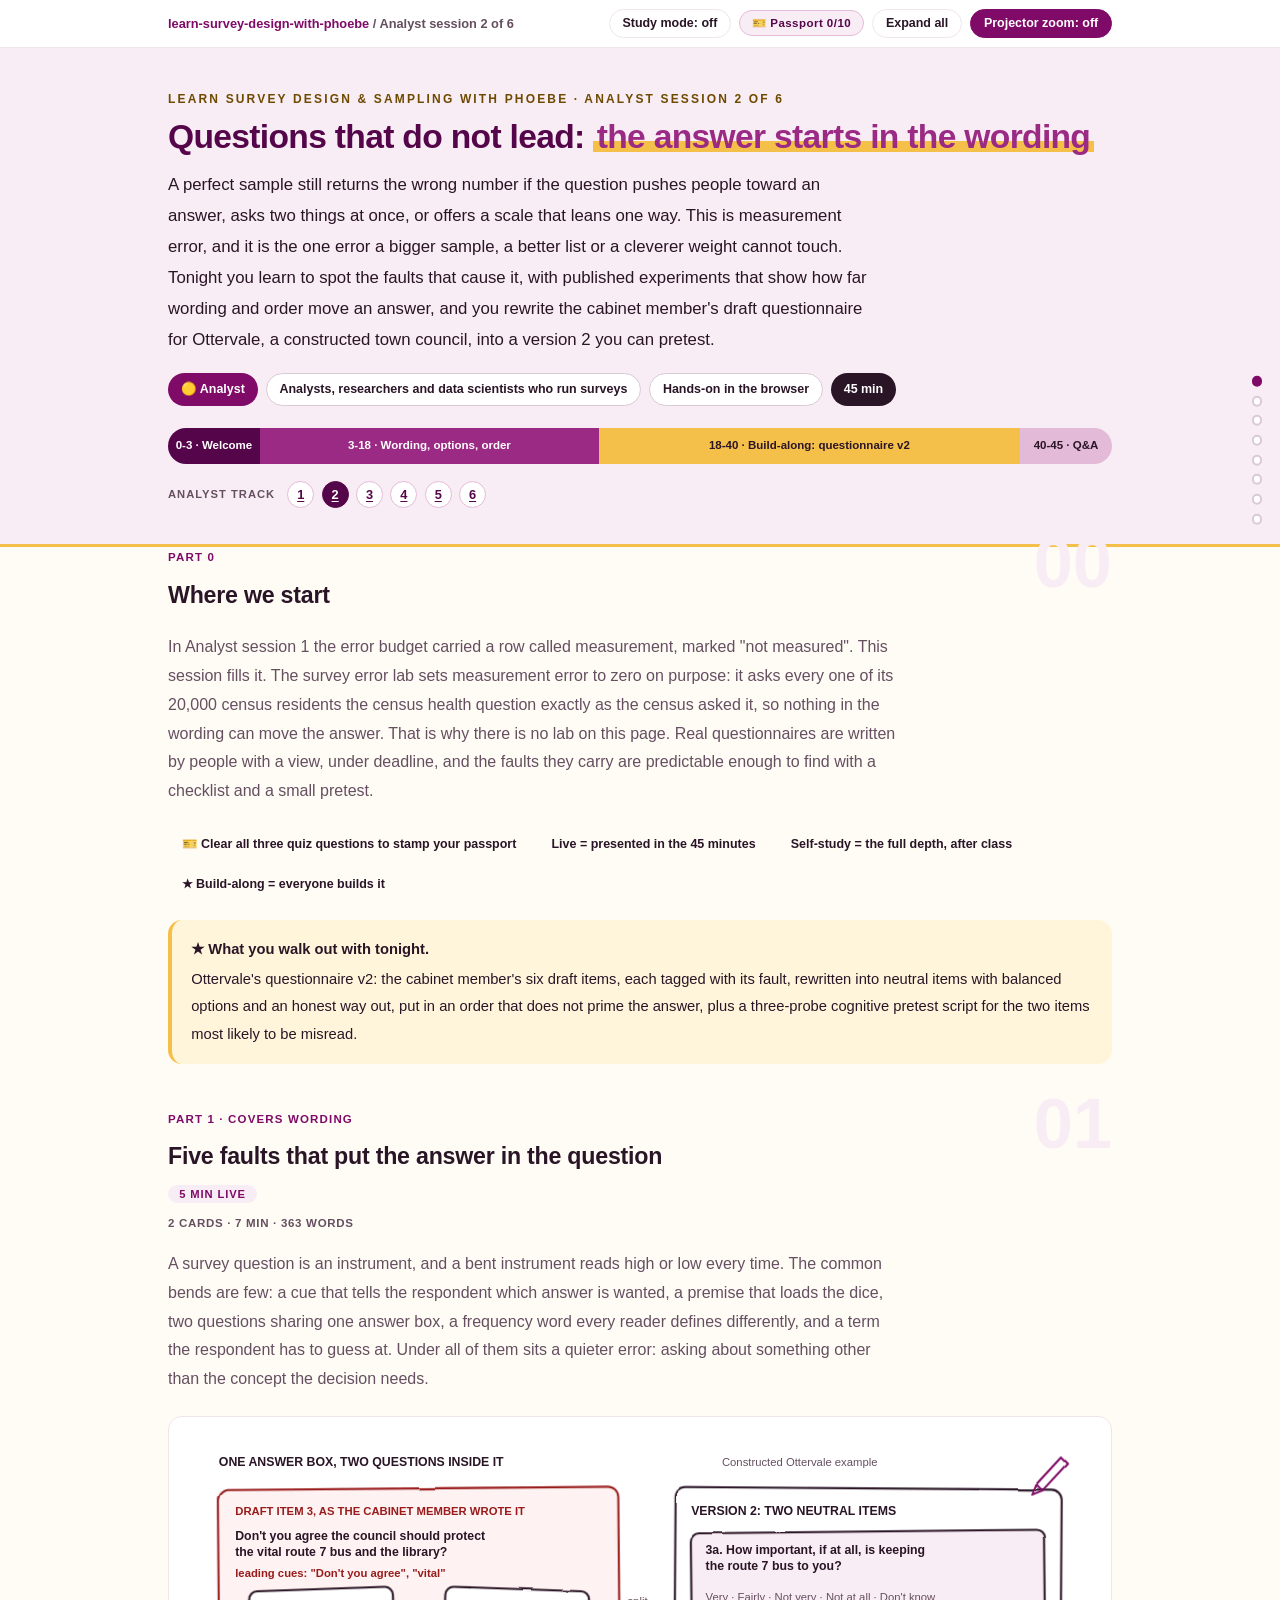
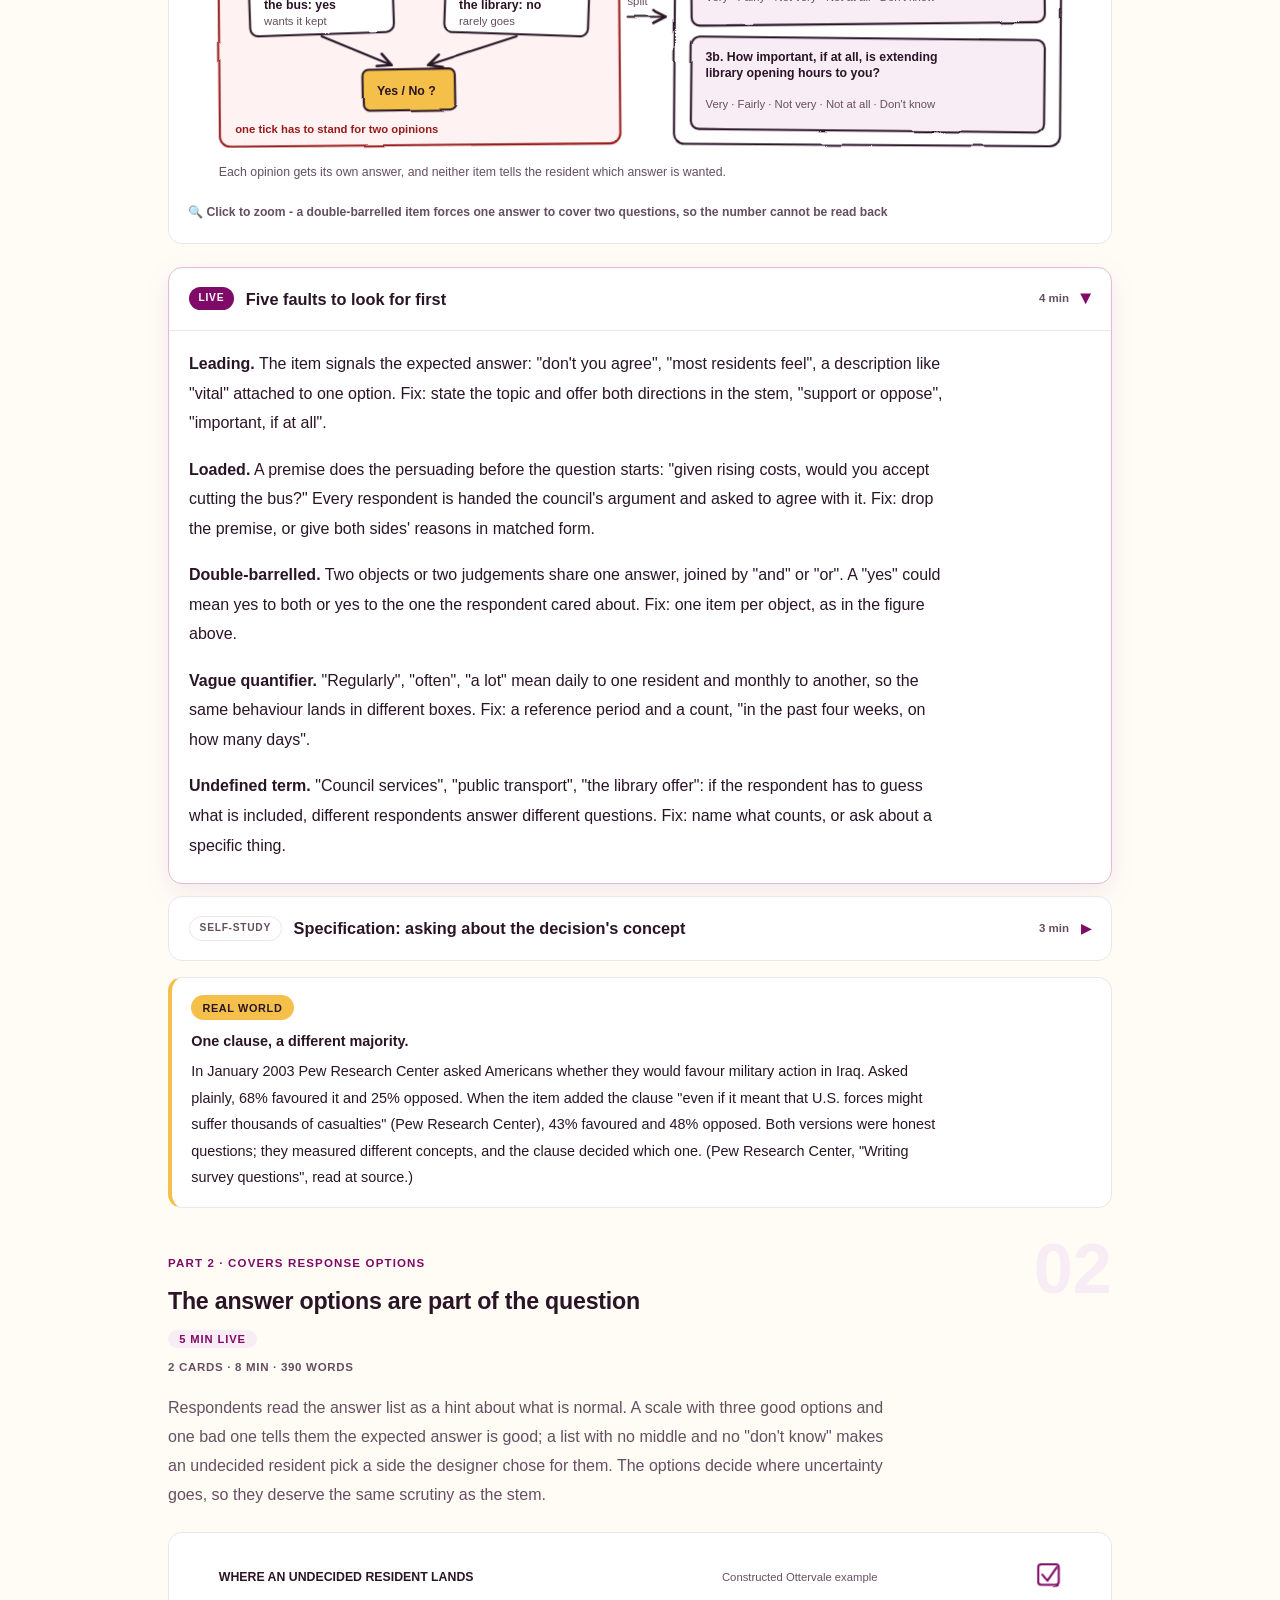
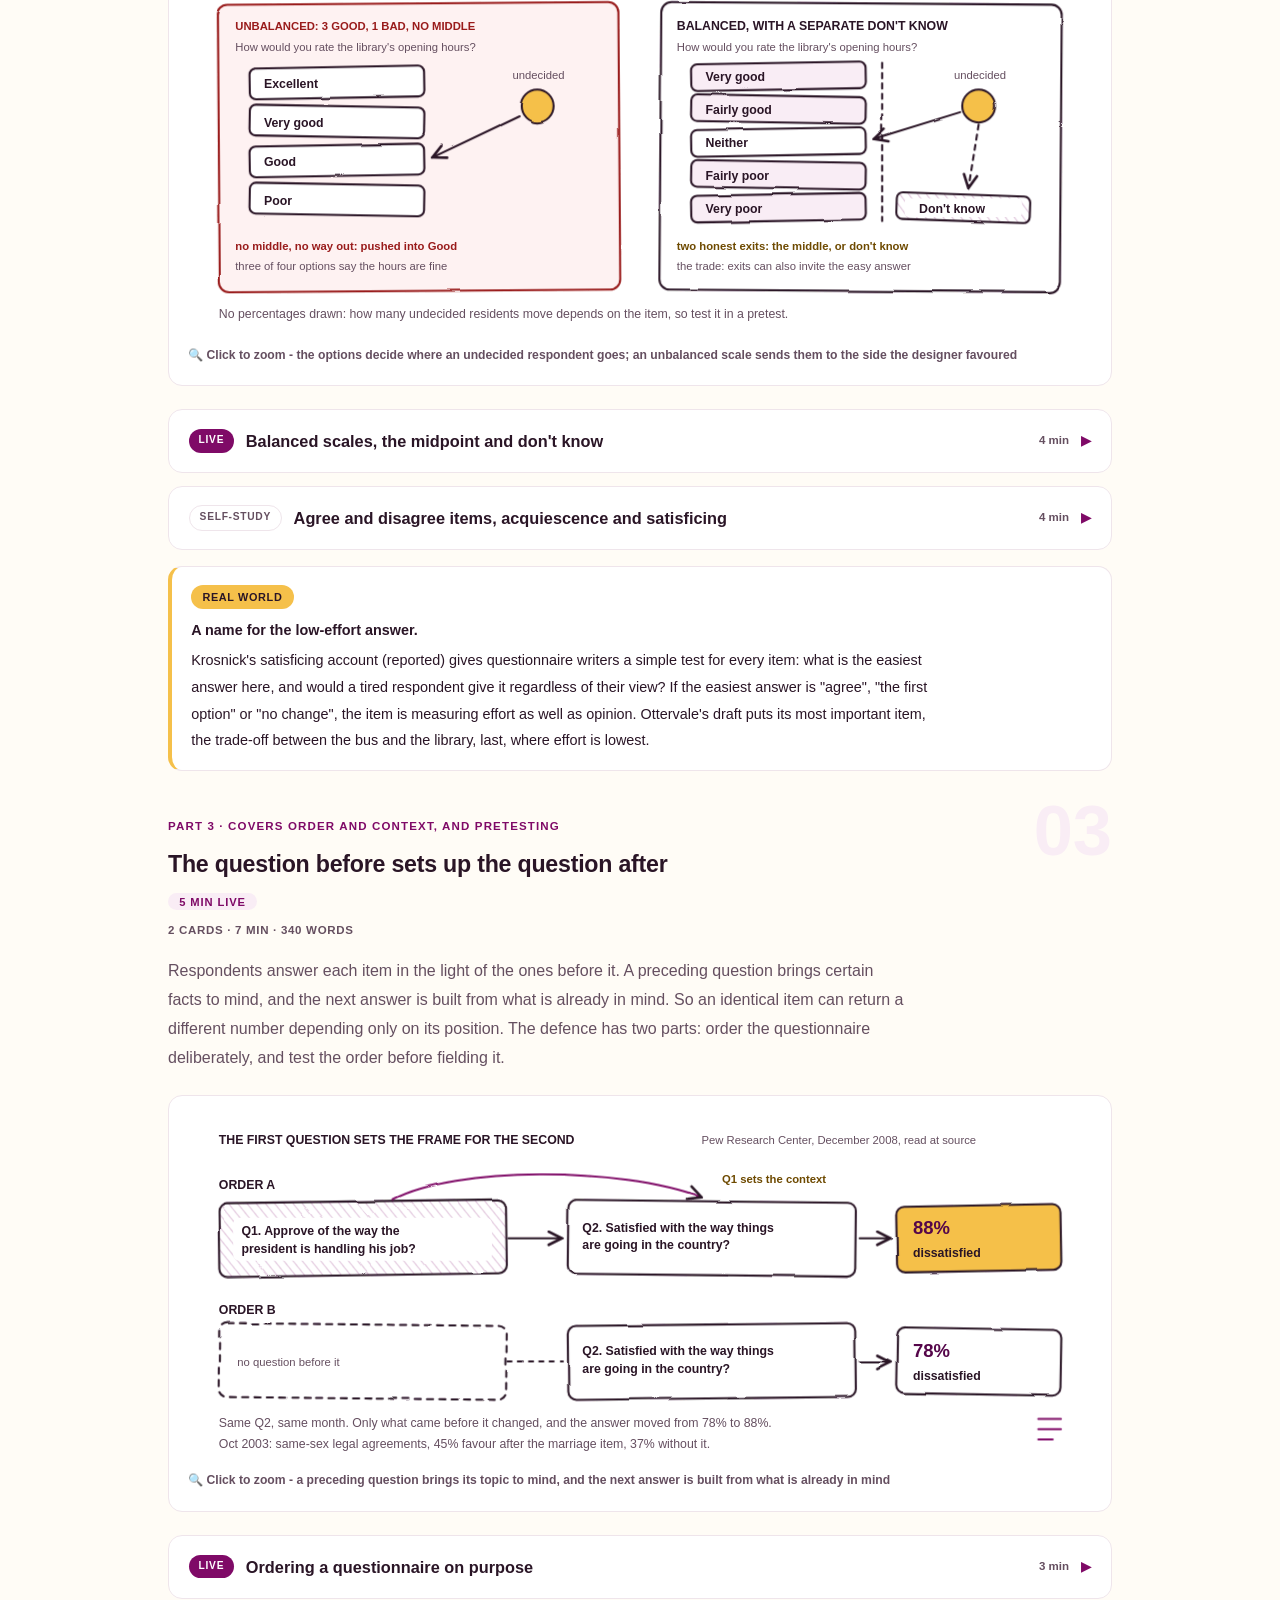
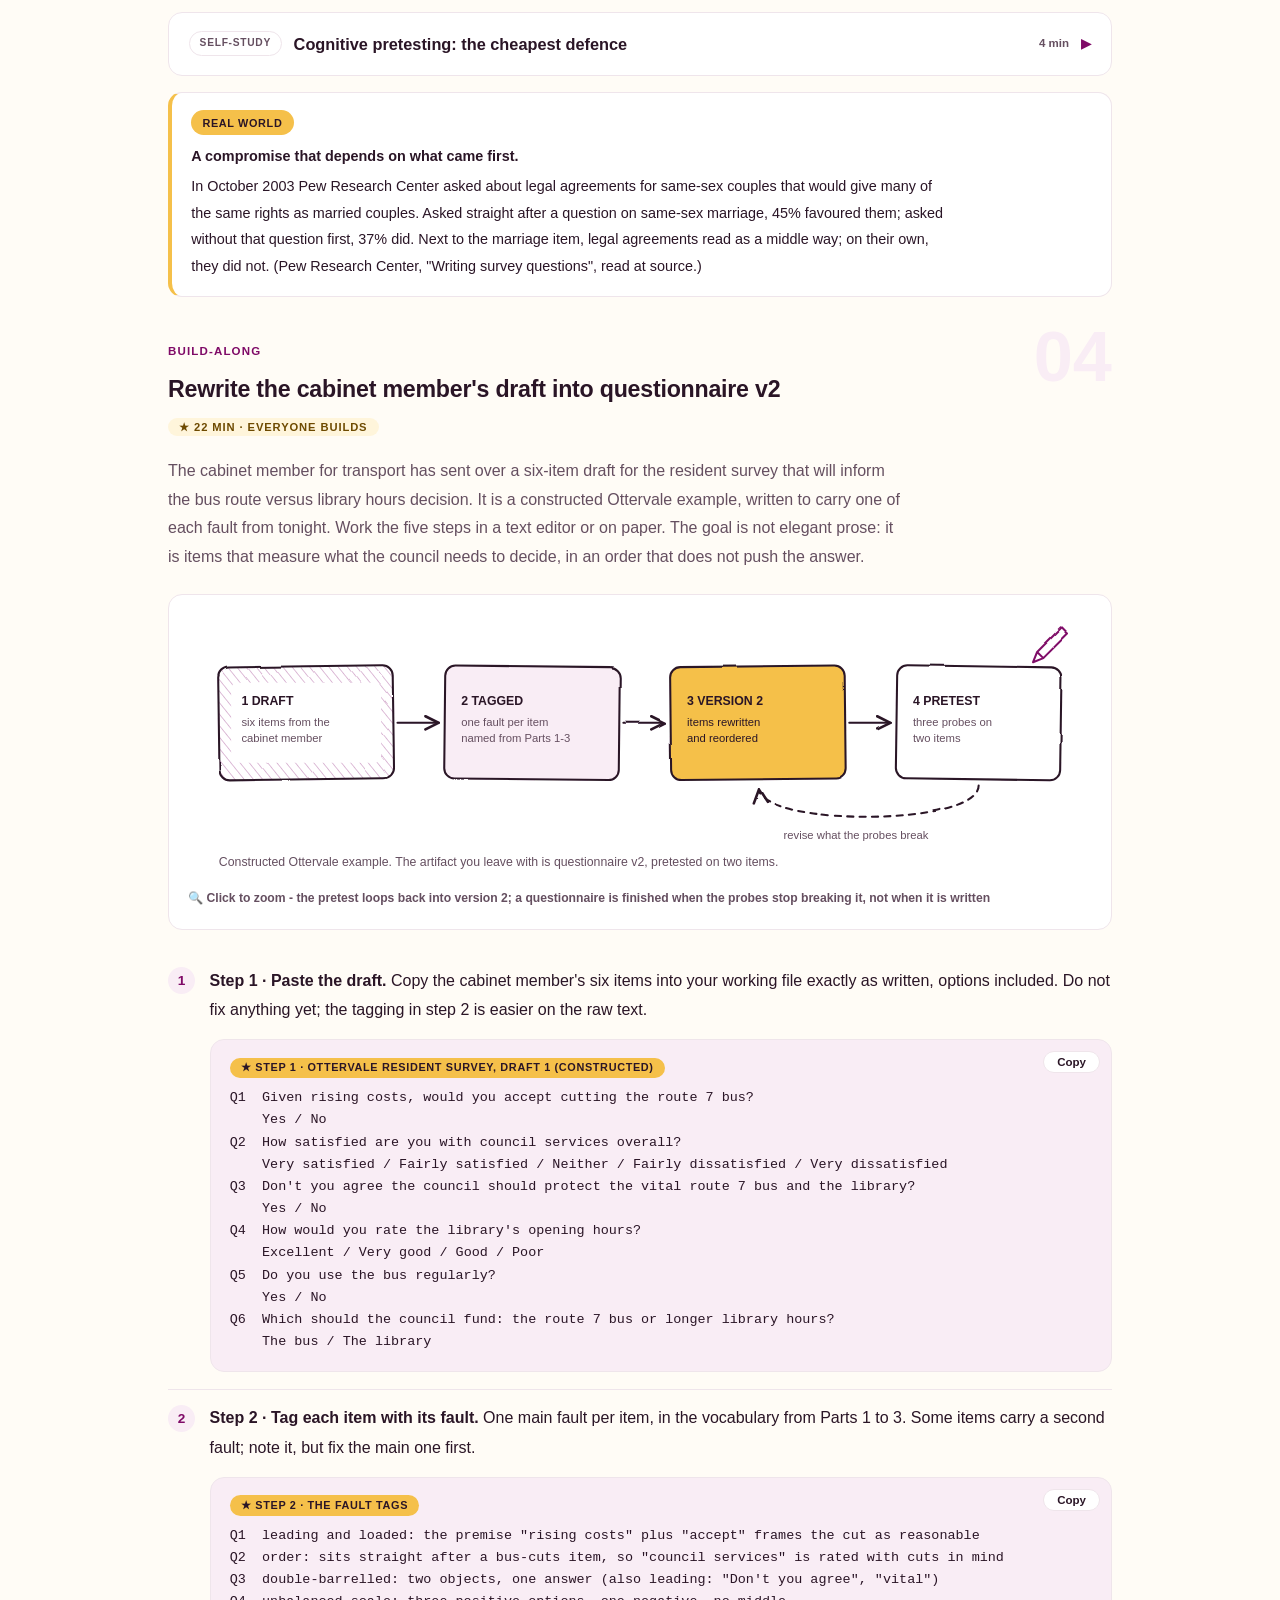
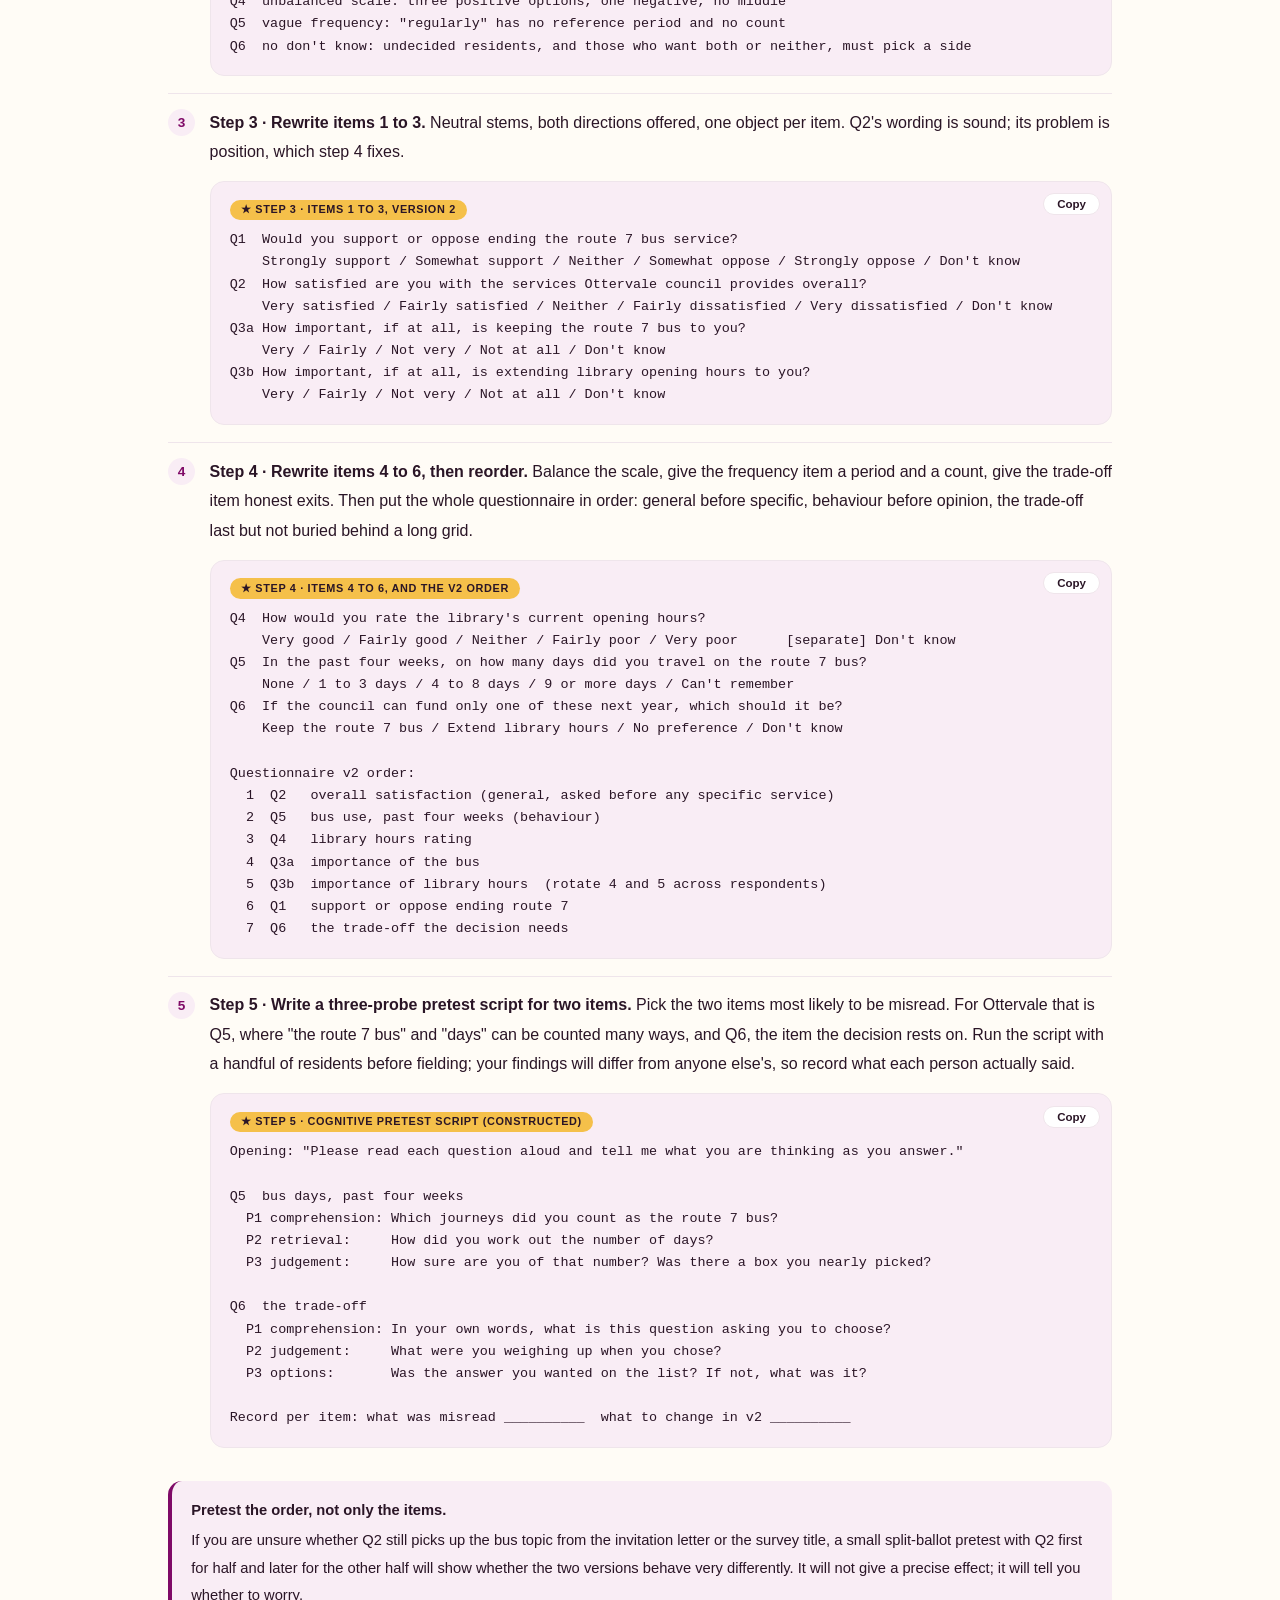
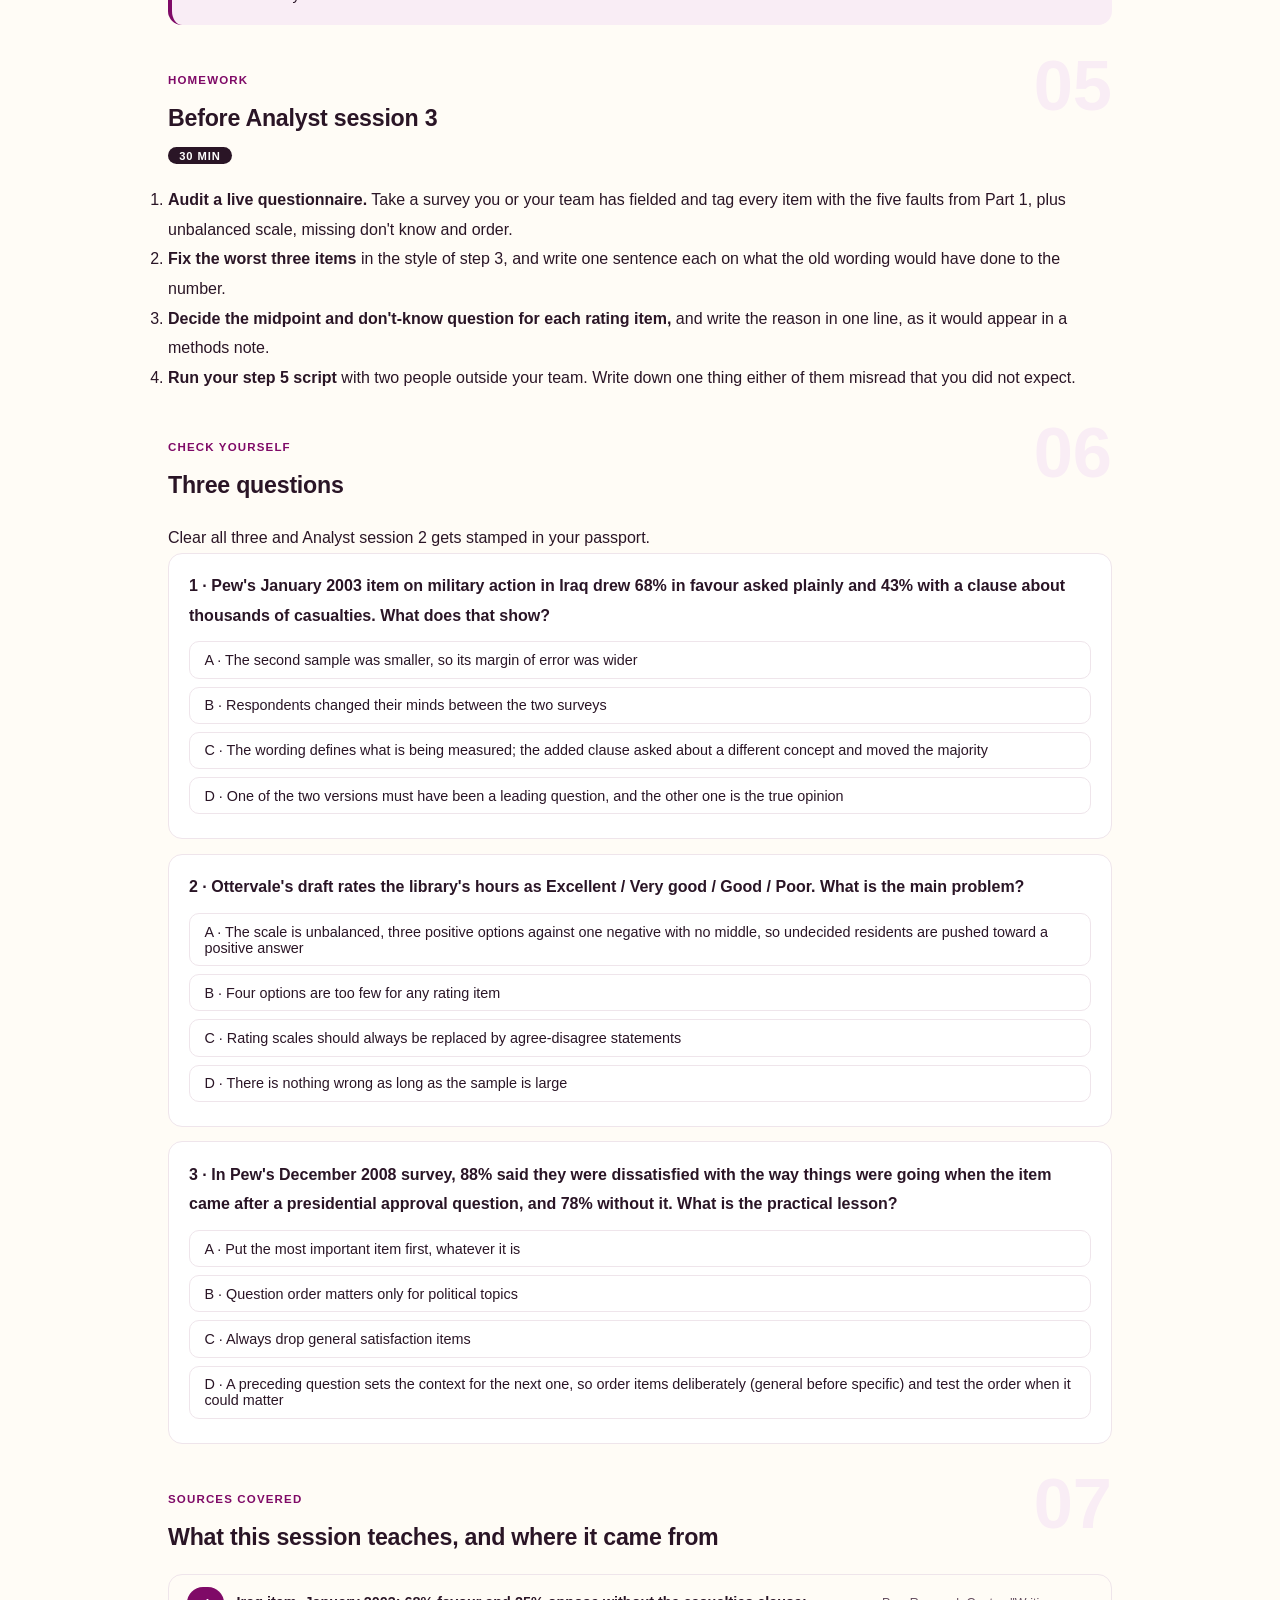
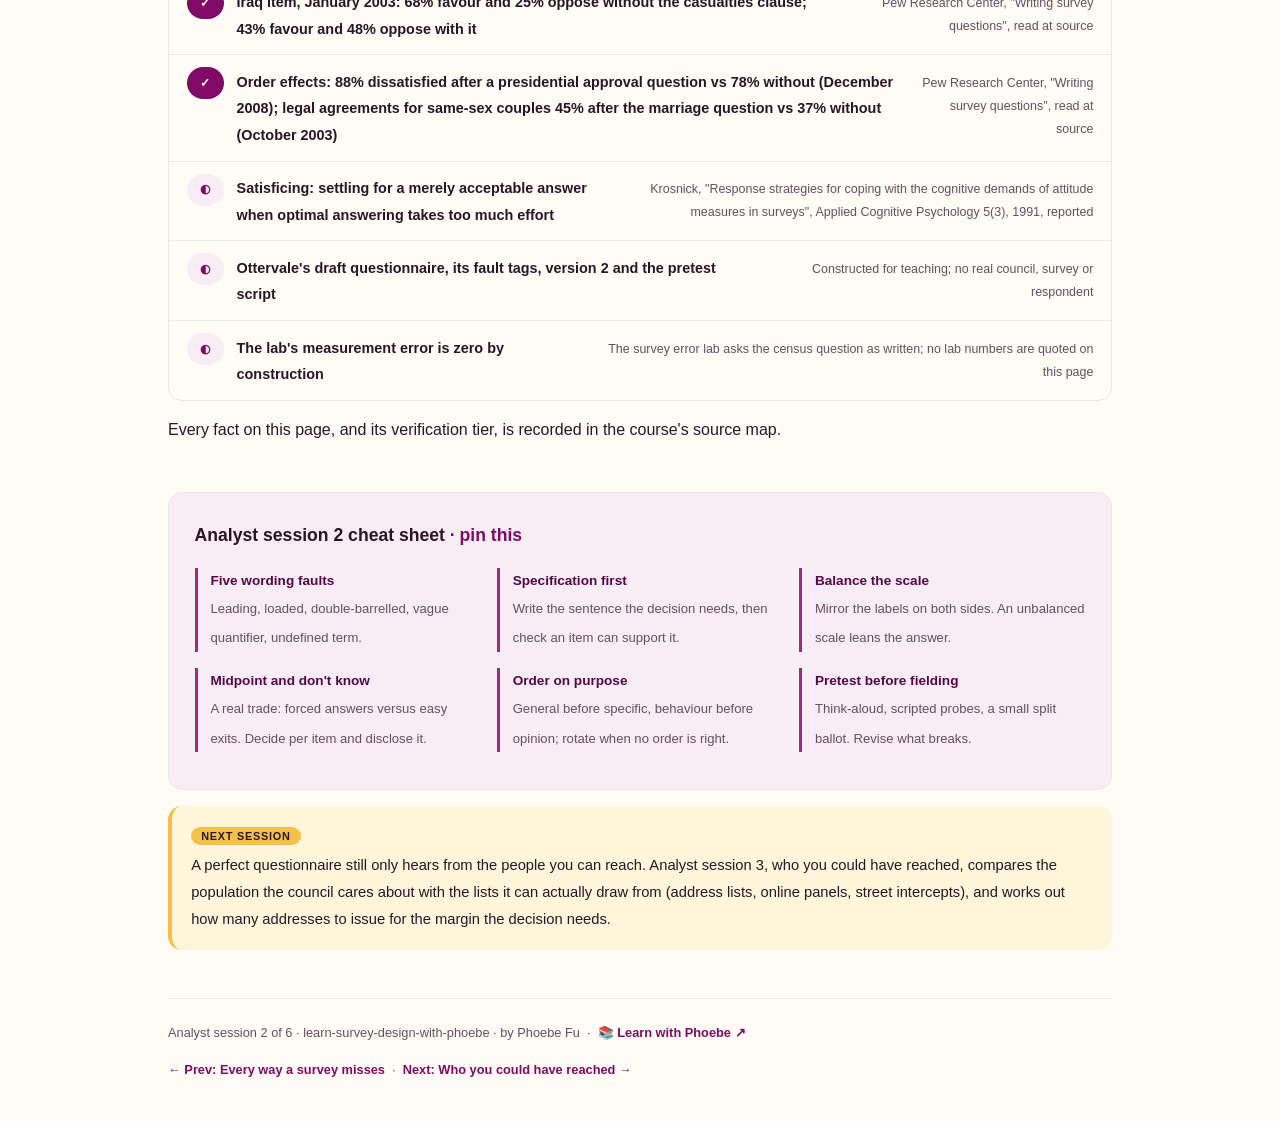
<file: courses/a2-questions-that-do-not-lead.html>
<!DOCTYPE html>
<html lang="en">
<head>
<meta charset="UTF-8">
<meta name="viewport" content="width=device-width, initial-scale=1.0">
<!-- social:start -->
<meta name="description" content="Analyst session 2 of 6. Questions that do not lead: wording, response options, question order and cognitive pretesting, with published experiments and a rewrite of the constructed Ottervale council's draft questionnaire.">
<meta property="og:type" content="article">
<meta property="og:site_name" content="Learn with Phoebe">
<meta property="og:title" content="Questions that do not lead - learn survey design and sampling with phoebe">
<meta property="og:description" content="Analyst session 2 of 6. Leading and double-barrelled items, balanced scales, the midpoint and don't know, order effects and pretests: where the answer starts in the wording.">
<meta property="og:url" content="https://phoebefu6.github.io/learn-survey-design-with-phoebe/courses/a2-questions-that-do-not-lead.html">
<meta property="og:image" content="https://phoebefu6.github.io/learn-survey-design-with-phoebe/assets/og-cover.png">
<meta property="og:image:width" content="1200">
<meta property="og:image:height" content="630">
<meta name="twitter:card" content="summary_large_image">
<meta name="twitter:title" content="Questions that do not lead - learn survey design and sampling with phoebe">
<meta name="twitter:description" content="Analyst session 2 of 6. One added clause moved a published poll from 68% in favour to 43%. Measurement error starts in the wording.">
<meta name="twitter:image" content="https://phoebefu6.github.io/learn-survey-design-with-phoebe/assets/og-cover.png">
<!-- social:end -->
<title>Analyst session 2 · Questions that do not lead - learn survey design and sampling with phoebe</title>
<link rel="stylesheet" href="../assets/style.css?v=2">
</head>
<body>

<div class="toolbar">
  <div class="wrap">
    <span class="crumb"><a href="../index.html">learn-survey-design-with-phoebe</a> / Analyst session 2 of 6</span>
    <button class="btn" id="toggle-all" type="button">Expand all</button>
    <button class="btn primary" id="zoom-toggle" type="button">Projector zoom: off</button>
  </div>
</div>

<header class="masthead">
  <div class="wrap">
    <div class="eyebrow">Learn Survey Design &amp; Sampling with Phoebe · Analyst session 2 of 6</div>
    <h1>Questions that do not lead: <span class="accent">the answer starts in the wording</span></h1>
    <p class="sub">A perfect sample still returns the wrong number if the question pushes people toward an answer, asks two things at once, or offers a scale that leans one way. This is measurement error, and it is the one error a bigger sample, a better list or a cleverer weight cannot touch. Tonight you learn to spot the faults that cause it, with published experiments that show how far wording and order move an answer, and you rewrite the cabinet member's draft questionnaire for Ottervale, a constructed town council, into a version 2 you can pretest.</p>
    <div class="chip-row">
      <span class="chip level">🟡 Analyst</span>
      <span class="chip audience">Analysts, researchers and data scientists who run surveys</span>
      <span class="chip audience">Hands-on in the browser</span>
      <span class="chip time">45 min</span>
    </div>
    <div class="agenda">
      <span class="a1" style="flex:1">0-3 · Welcome</span>
      <span class="a2" style="flex:4">3-18 · Wording, options, order</span>
      <span class="a3" style="flex:5">18-40 · Build-along: questionnaire v2</span>
      <span class="a4" style="flex:1">40-45 · Q&amp;A</span>
    </div>
  </div>
</header>

<main class="wrap">

  <section class="section" id="intro">
    <div class="section-kicker">
      <span class="klabel">Part 0</span>
      <h2>Where we start</h2>
    </div>
    <p class="lede">In Analyst session 1 the error budget carried a row called measurement, marked "not measured". This session fills it. The survey error lab sets measurement error to zero on purpose: it asks every one of its 20,000 census residents the census health question exactly as the census asked it, so nothing in the wording can move the answer. That is why there is no lab on this page. Real questionnaires are written by people with a view, under deadline, and the faults they carry are predictable enough to find with a checklist and a small pretest.</p>

    <div class="legend">
      <span class="pill">🎫 Clear all three quiz questions to stamp your passport</span>
      <span class="pill">Live = presented in the 45 minutes</span>
      <span class="pill">Self-study = the full depth, after class</span>
      <span class="pill">★ Build-along = everyone builds it</span>
    </div>

    <div class="callout win">
      <p><strong>★ What you walk out with tonight.</strong> Ottervale's questionnaire v2: the cabinet member's six draft items, each tagged with its fault, rewritten into neutral items with balanced options and an honest way out, put in an order that does not prime the answer, plus a three-probe cognitive pretest script for the two items most likely to be misread.</p>
    </div>
  </section>

  <section class="section" id="part-1">
    <div class="section-kicker">
      <span class="klabel">Part 1 · covers wording</span>
      <h2>Five faults that put the answer in the question</h2>
      <span class="tag concept">5 min live</span>
    </div>
    <p class="lede">A survey question is an instrument, and a bent instrument reads high or low every time. The common bends are few: a cue that tells the respondent which answer is wanted, a premise that loads the dice, two questions sharing one answer box, a frequency word every reader defines differently, and a term the respondent has to guess at. Under all of them sits a quieter error: asking about something other than the concept the decision needs.</p>

    <figure class="zoomable">
      <svg viewBox="0 0 880 346" xmlns="http://www.w3.org/2000/svg" role="img" aria-label="Left panel, marked as the wrong way: the cabinet member's draft item, Don't you agree the council should protect the vital route 7 bus and the library. A resident who wants the bus kept but rarely uses the library has two opinions, drawn as two bubbles, and both arrows run into one single Yes or No box, so one tick must stand for two opinions. Right panel: version 2 splits it into two neutral items, one on the bus and one on library hours, each with its own balanced options and a don't know. Constructed Ottervale example.">
        <defs>
          <filter id="a2aSk" x="-3%" y="-3%" width="106%" height="106%"><feTurbulence type="fractalNoise" baseFrequency="0.02" numOctaves="2" seed="41" result="n"/><feDisplacementMap in="SourceGraphic" in2="n" scale="2.4" xChannelSelector="R" yChannelSelector="G"/></filter>
          <pattern id="a2aHc" patternUnits="userSpaceOnUse" width="7" height="7" patternTransform="rotate(-38)"><line x1="0" y1="0" x2="0" y2="7" stroke="#7F0A67" stroke-width="1" opacity=".5"/></pattern>
          <marker id="a2aAr" viewBox="0 0 10 10" refX="9" refY="5" markerWidth="8" markerHeight="8" orient="auto"><path d="M1 1 L9 5 L1 9" fill="none" stroke="#2A1526" stroke-width="1.6" stroke-linecap="round"/></marker>
        </defs>
        <style>
          .a2aH { font: 800 12px Inter, sans-serif; fill: #2A1526; }
          .a2aL { font: 600 12px Inter, sans-serif; fill: #2A1526; }
          .a2aS { font: 400 11px Inter, sans-serif; fill: #654F60; }
          .a2aB { font: 800 11px Inter, sans-serif; fill: #6E4A00; }
          .a2aN { font: 400 12px Inter, sans-serif; fill: #654F60; }
          .a2aR { font: 800 11px Inter, sans-serif; fill: #991B1B; }
        </style>

        <text class="a2aH" x="30" y="28">ONE ANSWER BOX, TWO QUESTIONS INSIDE IT</text>
        <text class="a2aS" x="520" y="28">Constructed Ottervale example</text>

        <g filter="url(#a2aSk)" fill="none" stroke="#2A1526" stroke-width="2" stroke-linecap="round" stroke-linejoin="round">
          <rect x="30" y="50" width="390" height="250" rx="10" transform="rotate(-0.5 225 175)" fill="#FEF2F2" stroke="#991B1B"/>
          <rect x="60" y="148" width="140" height="44" rx="8" transform="rotate(-2 130 170)" fill="#FFFFFF"/>
          <rect x="250" y="148" width="140" height="44" rx="8" transform="rotate(2 320 170)" fill="#FFFFFF"/>
          <rect x="170" y="226" width="90" height="40" rx="6" transform="rotate(-1 215 246)" fill="#F5C04A"/>
          <path d="M130 194 L198 222" marker-end="url(#a2aAr)"/>
          <path d="M320 194 L234 222" marker-end="url(#a2aAr)"/>
          <path d="M428 175 L466 175" marker-end="url(#a2aAr)"/>
          <rect x="474" y="50" width="376" height="250" rx="10" transform="rotate(0.4 662 175)" fill="#FFFFFF"/>
          <rect x="490" y="92" width="344" height="90" rx="8" transform="rotate(-0.6 662 137)" fill="#F9EDF5"/>
          <rect x="490" y="196" width="344" height="90" rx="8" transform="rotate(0.6 662 241)" fill="#F9EDF5"/>
          <!-- doodle: a pencil -->
          <path d="M826 46 L850 20 L856 26 L832 52 Z M826 46 L822 56 L832 52" stroke="#7F0A67"/>
        </g>

        <text class="a2aR" x="46" y="76">DRAFT ITEM 3, AS THE CABINET MEMBER WROTE IT</text>
        <text class="a2aL" x="46" y="100">Don't you agree the council should protect</text>
        <text class="a2aL" x="46" y="116">the vital route 7 bus and the library?</text>
        <text class="a2aR" x="46" y="136">leading cues: "Don't you agree", "vital"</text>
        <text class="a2aL" x="74" y="168">the bus: yes</text>
        <text class="a2aS" x="74" y="183">wants it kept</text>
        <text class="a2aL" x="264" y="168">the library: no</text>
        <text class="a2aS" x="264" y="183">rarely goes</text>
        <text class="a2aL" x="184" y="251">Yes / No ?</text>
        <text class="a2aR" x="46" y="288">one tick has to stand for two opinions</text>

        <text class="a2aS" x="428" y="164">split</text>

        <text class="a2aH" x="490" y="76">VERSION 2: TWO NEUTRAL ITEMS</text>
        <text class="a2aL" x="504" y="114">3a. How important, if at all, is keeping</text>
        <text class="a2aL" x="504" y="130">the route 7 bus to you?</text>
        <text class="a2aS" x="504" y="160">Very · Fairly · Not very · Not at all · Don't know</text>
        <text class="a2aL" x="504" y="218">3b. How important, if at all, is extending</text>
        <text class="a2aL" x="504" y="234">library opening hours to you?</text>
        <text class="a2aS" x="504" y="264">Very · Fairly · Not very · Not at all · Don't know</text>

        <text class="a2aN" x="30" y="330">Each opinion gets its own answer, and neither item tells the resident which answer is wanted.</text>
      </svg>
      <figcaption>🔍 Click to zoom - a double-barrelled item forces one answer to cover two questions, so the number cannot be read back</figcaption>
    </figure>

    <details class="card" open>
      <summary><span class="mode live">Live</span>Five faults to look for first<span class="mini">4 min</span><span class="caret">▶</span></summary>
      <div class="body">
        <p><strong>Leading.</strong> The item signals the expected answer: "don't you agree", "most residents feel", a description like "vital" attached to one option. Fix: state the topic and offer both directions in the stem, "support or oppose", "important, if at all".</p>
        <p><strong>Loaded.</strong> A premise does the persuading before the question starts: "given rising costs, would you accept cutting the bus?" Every respondent is handed the council's argument and asked to agree with it. Fix: drop the premise, or give both sides' reasons in matched form.</p>
        <p><strong>Double-barrelled.</strong> Two objects or two judgements share one answer, joined by "and" or "or". A "yes" could mean yes to both or yes to the one the respondent cared about. Fix: one item per object, as in the figure above.</p>
        <p><strong>Vague quantifier.</strong> "Regularly", "often", "a lot" mean daily to one resident and monthly to another, so the same behaviour lands in different boxes. Fix: a reference period and a count, "in the past four weeks, on how many days".</p>
        <p><strong>Undefined term.</strong> "Council services", "public transport", "the library offer": if the respondent has to guess what is included, different respondents answer different questions. Fix: name what counts, or ask about a specific thing.</p>
      </div>
    </details>

    <details class="card">
      <summary><span class="mode self">Self-study</span>Specification: asking about the decision's concept<span class="mini">3 min</span><span class="caret">▶</span></summary>
      <div class="body">
        <p>A question can be perfectly neutral and still measure the wrong thing. Ottervale's council must choose between keeping the route 7 bus and extending library hours. "How important is the bus to you?" and "How important are library hours to you?" will both come back mostly "important", because almost everything is important when it costs the respondent nothing to say so. The decision is a trade-off, so the questionnaire needs at least one item that asks for the trade: if the council can fund only one, which should it be.</p>
        <p>Work backwards from the decision memo. Write the sentence the council wants to be able to say ("most residents who depend on the bus would rather keep it than have longer library hours") and check that some item, or some pair of items, can support it. If none can, the error is specification, and no amount of neutral wording fixes it. Analyst session 1 named this error; here it becomes a test every draft item has to pass.</p>
      </div>
    </details>

    <div class="callout example">
      <span class="ex-pill">Real world</span>
      <p><strong>One clause, a different majority.</strong> In January 2003 Pew Research Center asked Americans whether they would favour military action in Iraq. Asked plainly, 68% favoured it and 25% opposed. When the item added the clause "even if it meant that U.S. forces might suffer thousands of casualties" (Pew Research Center), 43% favoured and 48% opposed. Both versions were honest questions; they measured different concepts, and the clause decided which one. (Pew Research Center, "Writing survey questions", read at source.)</p>
    </div>
  </section>

  <section class="section" id="part-2">
    <div class="section-kicker">
      <span class="klabel">Part 2 · covers response options</span>
      <h2>The answer options are part of the question</h2>
      <span class="tag concept">5 min live</span>
    </div>
    <p class="lede">Respondents read the answer list as a hint about what is normal. A scale with three good options and one bad one tells them the expected answer is good; a list with no middle and no "don't know" makes an undecided resident pick a side the designer chose for them. The options decide where uncertainty goes, so they deserve the same scrutiny as the stem.</p>

    <figure class="zoomable">
      <svg viewBox="0 0 880 372" xmlns="http://www.w3.org/2000/svg" role="img" aria-label="Two hand-drawn answer scales for the same question, how would you rate the library's opening hours. Left, marked as the wrong way: an unbalanced four-option scale, Excellent, Very good, Good, Poor, with no middle; an undecided resident drawn as a marigold dot is pushed by an arrow into Good. Right: a balanced five-option scale, Very good, Fairly good, Neither, Fairly poor, Very poor, with a separate Don't know box; the undecided resident has two exits, the middle or don't know. Constructed Ottervale example; no percentages are drawn.">
        <defs>
          <filter id="a2bSk" x="-3%" y="-3%" width="106%" height="106%"><feTurbulence type="fractalNoise" baseFrequency="0.02" numOctaves="2" seed="47" result="n"/><feDisplacementMap in="SourceGraphic" in2="n" scale="2.4" xChannelSelector="R" yChannelSelector="G"/></filter>
          <pattern id="a2bHc" patternUnits="userSpaceOnUse" width="7" height="7" patternTransform="rotate(-38)"><line x1="0" y1="0" x2="0" y2="7" stroke="#7F0A67" stroke-width="1" opacity=".5"/></pattern>
          <marker id="a2bAr" viewBox="0 0 10 10" refX="9" refY="5" markerWidth="8" markerHeight="8" orient="auto"><path d="M1 1 L9 5 L1 9" fill="none" stroke="#2A1526" stroke-width="1.6" stroke-linecap="round"/></marker>
        </defs>
        <style>
          .a2bH { font: 800 12px Inter, sans-serif; fill: #2A1526; }
          .a2bL { font: 600 12px Inter, sans-serif; fill: #2A1526; }
          .a2bS { font: 400 11px Inter, sans-serif; fill: #654F60; }
          .a2bB { font: 800 11px Inter, sans-serif; fill: #6E4A00; }
          .a2bN { font: 400 12px Inter, sans-serif; fill: #654F60; }
          .a2bR { font: 800 11px Inter, sans-serif; fill: #991B1B; }
        </style>

        <text class="a2bH" x="30" y="28">WHERE AN UNDECIDED RESIDENT LANDS</text>
        <text class="a2bS" x="520" y="28">Constructed Ottervale example</text>

        <g filter="url(#a2bSk)" fill="none" stroke="#2A1526" stroke-width="2" stroke-linecap="round" stroke-linejoin="round">
          <rect x="30" y="50" width="390" height="280" rx="10" transform="rotate(-0.4 225 190)" fill="#FEF2F2" stroke="#991B1B"/>
          <rect x="60" y="112" width="170" height="30" rx="6" transform="rotate(-1 145 127)" fill="#FFFFFF"/>
          <rect x="60" y="150" width="170" height="30" rx="6" transform="rotate(1 145 165)" fill="#FFFFFF"/>
          <rect x="60" y="188" width="170" height="30" rx="6" transform="rotate(-1 145 203)" fill="#FFFFFF"/>
          <rect x="60" y="226" width="170" height="30" rx="6" transform="rotate(1 145 241)" fill="#FFFFFF"/>
          <circle cx="340" cy="150" r="16" fill="#F5C04A"/>
          <path d="M322 160 L238 200" marker-end="url(#a2bAr)"/>

          <rect x="460" y="50" width="390" height="280" rx="10" transform="rotate(0.4 655 190)" fill="#FFFFFF"/>
          <rect x="490" y="108" width="170" height="26" rx="6" transform="rotate(-1 575 121)" fill="#F9EDF5"/>
          <rect x="490" y="140" width="170" height="26" rx="6" transform="rotate(1 575 153)" fill="#F9EDF5"/>
          <rect x="490" y="172" width="170" height="26" rx="6" transform="rotate(-1 575 185)" fill="#FFFFFF"/>
          <rect x="490" y="204" width="170" height="26" rx="6" transform="rotate(1 575 217)" fill="#F9EDF5"/>
          <rect x="490" y="236" width="170" height="26" rx="6" transform="rotate(-1 575 249)" fill="#F9EDF5"/>
          <path d="M676 108 L676 262" stroke-dasharray="5 5"/>
          <rect x="690" y="236" width="130" height="26" rx="6" transform="rotate(2 755 249)" fill="url(#a2bHc)"/>
          <circle cx="770" cy="150" r="16" fill="#F5C04A"/>
          <path d="M752 156 L668 182" marker-end="url(#a2bAr)"/>
          <path d="M770 168 L760 230" stroke-dasharray="5 5" marker-end="url(#a2bAr)"/>
          <!-- doodle: a tick box -->
          <rect x="828" y="12" width="20" height="20" rx="3" stroke="#7F0A67"/>
          <path d="M832 22 L837 28 L846 15" stroke="#7F0A67"/>
        </g>
        <rect x="698" y="240" width="114" height="18" rx="4" fill="#FFFFFF"/>

        <text class="a2bR" x="46" y="76">UNBALANCED: 3 GOOD, 1 BAD, NO MIDDLE</text>
        <text class="a2bS" x="46" y="96">How would you rate the library's opening hours?</text>
        <text class="a2bL" x="74" y="132">Excellent</text>
        <text class="a2bL" x="74" y="170">Very good</text>
        <text class="a2bL" x="74" y="208">Good</text>
        <text class="a2bL" x="74" y="246">Poor</text>
        <text class="a2bS" x="316" y="124">undecided</text>
        <text class="a2bR" x="46" y="290">no middle, no way out: pushed into Good</text>
        <text class="a2bS" x="46" y="310">three of four options say the hours are fine</text>

        <text class="a2bH" x="476" y="76">BALANCED, WITH A SEPARATE DON'T KNOW</text>
        <text class="a2bS" x="476" y="96">How would you rate the library's opening hours?</text>
        <text class="a2bL" x="504" y="126">Very good</text>
        <text class="a2bL" x="504" y="158">Fairly good</text>
        <text class="a2bL" x="504" y="190">Neither</text>
        <text class="a2bL" x="504" y="222">Fairly poor</text>
        <text class="a2bL" x="504" y="254">Very poor</text>
        <text class="a2bL" x="712" y="254">Don't know</text>
        <text class="a2bS" x="746" y="124">undecided</text>
        <text class="a2bB" x="476" y="290">two honest exits: the middle, or don't know</text>
        <text class="a2bS" x="476" y="310">the trade: exits can also invite the easy answer</text>

        <text class="a2bN" x="30" y="356">No percentages drawn: how many undecided residents move depends on the item, so test it in a pretest.</text>
      </svg>
      <figcaption>🔍 Click to zoom - the options decide where an undecided respondent goes; an unbalanced scale sends them to the side the designer favoured</figcaption>
    </figure>

    <details class="card">
      <summary><span class="mode live">Live</span>Balanced scales, the midpoint and don't know<span class="mini">4 min</span><span class="caret">▶</span></summary>
      <div class="body">
        <p><strong>Balance first.</strong> A rating scale should have as many steps on the negative side as on the positive, with labels that mirror each other: very good and very poor, fairly good and fairly poor. This is the uncontested part. An unbalanced scale shifts answers toward the heavy side, and the report then reads the shift as opinion.</p>
        <p><strong>The midpoint and don't know are a genuine design trade.</strong> One camp of designers includes a middle option and a separate "don't know" so that people without an opinion are not forced to invent one; a forced answer from an undecided resident is noise dressed up as a view. Another camp omits them, or tucks them away, because an easy exit also attracts people who do have a view but do not want to work it out, which is the low-effort answering described below. Both positions are held by careful practitioners. Neither is right for every item, and no single effect size settles it, so the professional move is to decide per item, say what you decided in the methods note, and check it in the pretest.</p>
        <p><strong>Keep don't know separate.</strong> If you offer it, put it apart from the scale, as in the figure, so it does not read as a point between "fairly poor" and "very poor", and report it as its own share rather than dropping it silently.</p>
      </div>
    </details>

    <details class="card">
      <summary><span class="mode self">Self-study</span>Agree and disagree items, acquiescence and satisficing<span class="mini">4 min</span><span class="caret">▶</span></summary>
      <div class="body">
        <p>Agree-disagree items ("The library's hours meet my needs: strongly agree to strongly disagree") are cheap to write and fast to answer, which is the problem. Some respondents tend to agree with whatever statement is put to them, a pattern called acquiescence, so the share agreeing depends partly on which way the statement was written. The safer form names the dimension and offers both ends: "How well, if at all, do the library's hours meet your needs?"</p>
        <p>Jon Krosnick's 1991 paper describes a broader behaviour he called satisficing: when answering well takes more effort than a respondent wants to give, they settle for an answer that is merely acceptable, such as picking the first reasonable option, agreeing, or choosing whatever keeps things as they are (Krosnick, Applied Cognitive Psychology, 1991, reported from secondary sources, not read in full). Long grids, late items in a long questionnaire and agree-disagree batteries all make satisficing easier. Shorter questionnaires, item-specific options and varied formats make it harder.</p>
      </div>
    </details>

    <div class="callout example">
      <span class="ex-pill">Real world</span>
      <p><strong>A name for the low-effort answer.</strong> Krosnick's satisficing account (reported) gives questionnaire writers a simple test for every item: what is the easiest answer here, and would a tired respondent give it regardless of their view? If the easiest answer is "agree", "the first option" or "no change", the item is measuring effort as well as opinion. Ottervale's draft puts its most important item, the trade-off between the bus and the library, last, where effort is lowest.</p>
    </div>
  </section>

  <section class="section" id="part-3">
    <div class="section-kicker">
      <span class="klabel">Part 3 · covers order and context, and pretesting</span>
      <h2>The question before sets up the question after</h2>
      <span class="tag concept">5 min live</span>
    </div>
    <p class="lede">Respondents answer each item in the light of the ones before it. A preceding question brings certain facts to mind, and the next answer is built from what is already in mind. So an identical item can return a different number depending only on its position. The defence has two parts: order the questionnaire deliberately, and test the order before fielding it.</p>

    <figure class="zoomable">
      <svg viewBox="0 0 880 336" xmlns="http://www.w3.org/2000/svg" role="img" aria-label="Two hand-drawn question orders from Pew Research Center, December 2008. Order A: a presidential approval question comes first, and a curved arrow shows it setting the context for the second question, satisfaction with the way things are going in the country; 88 percent said dissatisfied. Order B: no question before it, the same second question; 78 percent said dissatisfied. A note adds the October 2003 result: legal agreements for same-sex couples were favoured by 45 percent after a marriage question and 37 percent without it.">
        <defs>
          <filter id="a2cSk" x="-3%" y="-3%" width="106%" height="106%"><feTurbulence type="fractalNoise" baseFrequency="0.02" numOctaves="2" seed="53" result="n"/><feDisplacementMap in="SourceGraphic" in2="n" scale="2.4" xChannelSelector="R" yChannelSelector="G"/></filter>
          <pattern id="a2cHc" patternUnits="userSpaceOnUse" width="7" height="7" patternTransform="rotate(-38)"><line x1="0" y1="0" x2="0" y2="7" stroke="#7F0A67" stroke-width="1" opacity=".5"/></pattern>
          <marker id="a2cAr" viewBox="0 0 10 10" refX="9" refY="5" markerWidth="8" markerHeight="8" orient="auto"><path d="M1 1 L9 5 L1 9" fill="none" stroke="#2A1526" stroke-width="1.6" stroke-linecap="round"/></marker>
        </defs>
        <style>
          .a2cH { font: 800 12px Inter, sans-serif; fill: #2A1526; }
          .a2cL { font: 600 12px Inter, sans-serif; fill: #2A1526; }
          .a2cS { font: 400 11px Inter, sans-serif; fill: #654F60; }
          .a2cB { font: 800 11px Inter, sans-serif; fill: #6E4A00; }
          .a2cV { font: 800 18px Inter, sans-serif; fill: #55064A; }
          .a2cN { font: 400 12px Inter, sans-serif; fill: #654F60; }
        </style>

        <text class="a2cH" x="30" y="28">THE FIRST QUESTION SETS THE FRAME FOR THE SECOND</text>
        <text class="a2cS" x="500" y="28">Pew Research Center, December 2008, read at source</text>

        <g filter="url(#a2cSk)" fill="none" stroke="#2A1526" stroke-width="2" stroke-linecap="round" stroke-linejoin="round">
          <rect x="30" y="84" width="280" height="72" rx="8" transform="rotate(-0.8 170 120)" fill="url(#a2cHc)"/>
          <rect x="370" y="84" width="280" height="72" rx="8" transform="rotate(0.6 510 120)" fill="#FFFFFF"/>
          <rect x="690" y="88" width="160" height="64" rx="8" transform="rotate(-1 770 120)" fill="#F5C04A"/>
          <path d="M312 120 L364 120" marker-end="url(#a2cAr)"/>
          <path d="M654 120 L684 120" marker-end="url(#a2cAr)"/>
          <path d="M200 82 C 260 50, 420 50, 500 80" stroke="#7F0A67" marker-end="url(#a2cAr)"/>

          <rect x="30" y="204" width="280" height="72" rx="8" transform="rotate(0.6 170 240)" stroke-dasharray="6 6"/>
          <rect x="370" y="204" width="280" height="72" rx="8" transform="rotate(-0.6 510 240)" fill="#FFFFFF"/>
          <rect x="690" y="208" width="160" height="64" rx="8" transform="rotate(1 770 240)" fill="#FFFFFF"/>
          <path d="M312 240 L364 240" stroke-dasharray="4 6"/>
          <path d="M654 240 L684 240" marker-end="url(#a2cAr)"/>
          <!-- doodle: a numbered list -->
          <path d="M828 296 L850 296 M828 306 L850 306 M828 316 L842 316" stroke="#7F0A67"/>
        </g>
        <rect x="44" y="100" width="252" height="42" rx="6" fill="#FFFFFF"/>

        <text class="a2cH" x="30" y="72">ORDER A</text>
        <text class="a2cB" x="520" y="66">Q1 sets the context</text>
        <text class="a2cL" x="52" y="117">Q1. Approve of the way the</text>
        <text class="a2cL" x="52" y="134">president is handling his job?</text>
        <text class="a2cL" x="384" y="114">Q2. Satisfied with the way things</text>
        <text class="a2cL" x="384" y="131">are going in the country?</text>
        <text class="a2cV" x="706" y="116">88%</text>
        <text class="a2cL" x="706" y="138">dissatisfied</text>

        <text class="a2cH" x="30" y="194">ORDER B</text>
        <text class="a2cS" x="48" y="244">no question before it</text>
        <text class="a2cL" x="384" y="234">Q2. Satisfied with the way things</text>
        <text class="a2cL" x="384" y="251">are going in the country?</text>
        <text class="a2cV" x="706" y="236">78%</text>
        <text class="a2cL" x="706" y="258">dissatisfied</text>

        <text class="a2cN" x="30" y="304">Same Q2, same month. Only what came before it changed, and the answer moved from 78% to 88%.</text>
        <text class="a2cN" x="30" y="324">Oct 2003: same-sex legal agreements, 45% favour after the marriage item, 37% without it.</text>
      </svg>
      <figcaption>🔍 Click to zoom - a preceding question brings its topic to mind, and the next answer is built from what is already in mind</figcaption>
    </figure>

    <details class="card">
      <summary><span class="mode live">Live</span>Ordering a questionnaire on purpose<span class="mini">3 min</span><span class="caret">▶</span></summary>
      <div class="body">
        <p><strong>General before specific.</strong> An overall rating ("how satisfied are you with council services") asked after a specific item about bus cuts is answered with the bus cuts in mind. Asked first, it gets the respondent's own overall view. Ottervale's draft has exactly this problem.</p>
        <p><strong>Neutral before contentious.</strong> Behaviour and experience items (how often you use the bus, when you last visited the library) are easier and less loaded than opinion items, and they put relevant facts in mind evenly for every respondent.</p>
        <p><strong>Watch adjacent pairs.</strong> When two items share a topic, as Pew's marriage and legal-agreement items did, the first can make the second look like a compromise or a contrast. Separate them, or test both orders.</p>
        <p><strong>Rotate when there is no right order.</strong> If several items have equal claim to go first, rotating their order across respondents spreads the context effect instead of fixing it in one direction, and lets you measure it.</p>
      </div>
    </details>

    <details class="card">
      <summary><span class="mode self">Self-study</span>Cognitive pretesting: the cheapest defence<span class="mini">4 min</span><span class="caret">▶</span></summary>
      <div class="body">
        <p>Every fault on this page is easier to catch with five conversations than with five thousand completes. A cognitive pretest puts the draft in front of a handful of people like the respondents and watches how they answer it.</p>
        <p><strong>Think-aloud.</strong> The respondent says what they are thinking while they answer. You hear where they hesitate, what they think a term means and which answer they nearly gave.</p>
        <p><strong>Probing.</strong> After an item, you ask targeted follow-ups: what did "regularly" mean to you, which journeys were you counting, was the answer you wanted on the list. Write the probes before the session so every respondent gets the same ones.</p>
        <p><strong>Split-ballot test.</strong> On a small sample, half get one wording or order and half get the other. A small split will not give you a precise effect, but it will tell you whether the two versions behave very differently, which is the thing you need to know before fielding.</p>
        <p>This page covers the pretest only. Running interviews as research in their own right, recruiting for them and coding what people say, is taught in <a href="https://phoebefu6.github.io/learn-ai-research-with-phoebe/courses/b9-qualitative-coding.html">AI research, qualitative coding ↗</a>.</p>
      </div>
    </details>

    <div class="callout example">
      <span class="ex-pill">Real world</span>
      <p><strong>A compromise that depends on what came first.</strong> In October 2003 Pew Research Center asked about legal agreements for same-sex couples that would give many of the same rights as married couples. Asked straight after a question on same-sex marriage, 45% favoured them; asked without that question first, 37% did. Next to the marriage item, legal agreements read as a middle way; on their own, they did not. (Pew Research Center, "Writing survey questions", read at source.)</p>
    </div>
  </section>

  <section class="section" id="demo-1">
    <div class="section-kicker">
      <span class="klabel">Build-along</span>
      <h2>Rewrite the cabinet member's draft into questionnaire v2</h2>
      <span class="tag demo">★ 22 min · everyone builds</span>
    </div>
    <p class="lede">The cabinet member for transport has sent over a six-item draft for the resident survey that will inform the bus route versus library hours decision. It is a constructed Ottervale example, written to carry one of each fault from tonight. Work the five steps in a text editor or on paper. The goal is not elegant prose: it is items that measure what the council needs to decide, in an order that does not push the answer.</p>

    <figure class="zoomable">
      <svg viewBox="0 0 880 256" xmlns="http://www.w3.org/2000/svg" role="img" aria-label="A hand-drawn pipeline of four boxes left to right: the six-item draft from the cabinet member, the draft tagged with one fault per item, version 2 with items rewritten and reordered, and a cognitive pretest with three probes on two items. A dashed arrow loops back from the pretest to version 2, labelled revise what the probes break. Constructed Ottervale example.">
        <defs>
          <filter id="a2dSk" x="-3%" y="-3%" width="106%" height="106%"><feTurbulence type="fractalNoise" baseFrequency="0.02" numOctaves="2" seed="59" result="n"/><feDisplacementMap in="SourceGraphic" in2="n" scale="2.4" xChannelSelector="R" yChannelSelector="G"/></filter>
          <pattern id="a2dHc" patternUnits="userSpaceOnUse" width="7" height="7" patternTransform="rotate(-38)"><line x1="0" y1="0" x2="0" y2="7" stroke="#7F0A67" stroke-width="1" opacity=".5"/></pattern>
          <marker id="a2dAr" viewBox="0 0 10 10" refX="9" refY="5" markerWidth="8" markerHeight="8" orient="auto"><path d="M1 1 L9 5 L1 9" fill="none" stroke="#2A1526" stroke-width="1.6" stroke-linecap="round"/></marker>
        </defs>
        <style>
          .a2dH { font: 800 12px Inter, sans-serif; fill: #2A1526; }
          .a2dS { font: 400 11px Inter, sans-serif; fill: #654F60; }
          .a2dN { font: 400 12px Inter, sans-serif; fill: #654F60; }
        </style>

        <g filter="url(#a2dSk)" fill="none" stroke="#2A1526" stroke-width="2" stroke-linecap="round" stroke-linejoin="round">
          <rect x="30" y="50" width="170" height="110" rx="10" transform="rotate(-0.8 115 105)" fill="url(#a2dHc)"/>
          <rect x="250" y="50" width="170" height="110" rx="10" transform="rotate(0.6 335 105)" fill="#F9EDF5"/>
          <rect x="470" y="50" width="170" height="110" rx="10" transform="rotate(-0.6 555 105)" fill="#F5C04A"/>
          <rect x="690" y="50" width="160" height="110" rx="10" transform="rotate(0.8 770 105)" fill="#FFFFFF"/>
          <path d="M204 105 L244 105" marker-end="url(#a2dAr)"/>
          <path d="M424 105 L464 105" marker-end="url(#a2dAr)"/>
          <path d="M644 105 L684 105" marker-end="url(#a2dAr)"/>
          <path d="M770 166 C 770 206, 560 206, 556 170" stroke-dasharray="6 6" marker-end="url(#a2dAr)"/>
          <!-- doodle: a pencil -->
          <path d="M826 36 L850 12 L856 18 L832 42 Z M826 36 L822 46 L832 42" stroke="#7F0A67"/>
        </g>
        <rect x="42" y="66" width="146" height="78" rx="6" fill="#FFFFFF"/>

        <text class="a2dH" x="52" y="88">1 DRAFT</text>
        <text class="a2dS" x="52" y="108">six items from the</text>
        <text class="a2dS" x="52" y="124">cabinet member</text>
        <text class="a2dH" x="266" y="88">2 TAGGED</text>
        <text class="a2dS" x="266" y="108">one fault per item</text>
        <text class="a2dS" x="266" y="124">named from Parts 1-3</text>
        <text class="a2dH" x="486" y="88">3 VERSION 2</text>
        <text class="a2dS" style="fill:#2A1526" x="486" y="108">items rewritten</text>
        <text class="a2dS" style="fill:#2A1526" x="486" y="124">and reordered</text>
        <text class="a2dH" x="706" y="88">4 PRETEST</text>
        <text class="a2dS" x="706" y="108">three probes on</text>
        <text class="a2dS" x="706" y="124">two items</text>

        <text class="a2dS" x="580" y="218">revise what the probes break</text>
        <text class="a2dN" x="30" y="244">Constructed Ottervale example. The artifact you leave with is questionnaire v2, pretested on two items.</text>
      </svg>
      <figcaption>🔍 Click to zoom - the pretest loops back into version 2; a questionnaire is finished when the probes stop breaking it, not when it is written</figcaption>
    </figure>

    <div class="steps">
      <div class="step">
        <p><strong>Step 1 · Paste the draft.</strong> Copy the cabinet member's six items into your working file exactly as written, options included. Do not fix anything yet; the tagging in step 2 is easier on the raw text.</p>
        <div class="prompt-box good"><span class="label">★ Step 1 · Ottervale resident survey, draft 1 (constructed)</span>Q1  Given rising costs, would you accept cutting the route 7 bus?
    Yes / No
Q2  How satisfied are you with council services overall?
    Very satisfied / Fairly satisfied / Neither / Fairly dissatisfied / Very dissatisfied
Q3  Don't you agree the council should protect the vital route 7 bus and the library?
    Yes / No
Q4  How would you rate the library's opening hours?
    Excellent / Very good / Good / Poor
Q5  Do you use the bus regularly?
    Yes / No
Q6  Which should the council fund: the route 7 bus or longer library hours?
    The bus / The library</div>
      </div>
      <div class="step">
        <p><strong>Step 2 · Tag each item with its fault.</strong> One main fault per item, in the vocabulary from Parts 1 to 3. Some items carry a second fault; note it, but fix the main one first.</p>
        <div class="prompt-box good"><span class="label">★ Step 2 · the fault tags</span>Q1  leading and loaded: the premise "rising costs" plus "accept" frames the cut as reasonable
Q2  order: sits straight after a bus-cuts item, so "council services" is rated with cuts in mind
Q3  double-barrelled: two objects, one answer (also leading: "Don't you agree", "vital")
Q4  unbalanced scale: three positive options, one negative, no middle
Q5  vague frequency: "regularly" has no reference period and no count
Q6  no don't know: undecided residents, and those who want both or neither, must pick a side</div>
      </div>
      <div class="step">
        <p><strong>Step 3 · Rewrite items 1 to 3.</strong> Neutral stems, both directions offered, one object per item. Q2's wording is sound; its problem is position, which step 4 fixes.</p>
        <div class="prompt-box good"><span class="label">★ Step 3 · items 1 to 3, version 2</span>Q1  Would you support or oppose ending the route 7 bus service?
    Strongly support / Somewhat support / Neither / Somewhat oppose / Strongly oppose / Don't know
Q2  How satisfied are you with the services Ottervale council provides overall?
    Very satisfied / Fairly satisfied / Neither / Fairly dissatisfied / Very dissatisfied / Don't know
Q3a How important, if at all, is keeping the route 7 bus to you?
    Very / Fairly / Not very / Not at all / Don't know
Q3b How important, if at all, is extending library opening hours to you?
    Very / Fairly / Not very / Not at all / Don't know</div>
      </div>
      <div class="step">
        <p><strong>Step 4 · Rewrite items 4 to 6, then reorder.</strong> Balance the scale, give the frequency item a period and a count, give the trade-off item honest exits. Then put the whole questionnaire in order: general before specific, behaviour before opinion, the trade-off last but not buried behind a long grid.</p>
        <div class="prompt-box good"><span class="label">★ Step 4 · items 4 to 6, and the v2 order</span>Q4  How would you rate the library's current opening hours?
    Very good / Fairly good / Neither / Fairly poor / Very poor      [separate] Don't know
Q5  In the past four weeks, on how many days did you travel on the route 7 bus?
    None / 1 to 3 days / 4 to 8 days / 9 or more days / Can't remember
Q6  If the council can fund only one of these next year, which should it be?
    Keep the route 7 bus / Extend library hours / No preference / Don't know

Questionnaire v2 order:
  1  Q2   overall satisfaction (general, asked before any specific service)
  2  Q5   bus use, past four weeks (behaviour)
  3  Q4   library hours rating
  4  Q3a  importance of the bus
  5  Q3b  importance of library hours  (rotate 4 and 5 across respondents)
  6  Q1   support or oppose ending route 7
  7  Q6   the trade-off the decision needs</div>
      </div>
      <div class="step">
        <p><strong>Step 5 · Write a three-probe pretest script for two items.</strong> Pick the two items most likely to be misread. For Ottervale that is Q5, where "the route 7 bus" and "days" can be counted many ways, and Q6, the item the decision rests on. Run the script with a handful of residents before fielding; your findings will differ from anyone else's, so record what each person actually said.</p>
        <div class="prompt-box good"><span class="label">★ Step 5 · cognitive pretest script (constructed)</span>Opening: "Please read each question aloud and tell me what you are thinking as you answer."

Q5  bus days, past four weeks
  P1 comprehension: Which journeys did you count as the route 7 bus?
  P2 retrieval:     How did you work out the number of days?
  P3 judgement:     How sure are you of that number? Was there a box you nearly picked?

Q6  the trade-off
  P1 comprehension: In your own words, what is this question asking you to choose?
  P2 judgement:     What were you weighing up when you chose?
  P3 options:       Was the answer you wanted on the list? If not, what was it?

Record per item: what was misread __________  what to change in v2 __________</div>
      </div>
    </div>

    <div class="callout tip">
      <p><strong>Pretest the order, not only the items.</strong> If you are unsure whether Q2 still picks up the bus topic from the invitation letter or the survey title, a small split-ballot pretest with Q2 first for half and later for the other half will show whether the two versions behave very differently. It will not give a precise effect; it will tell you whether to worry.</p>
    </div>
  </section>

  <section class="section" id="exercise">
    <div class="section-kicker">
      <span class="klabel">Homework</span>
      <h2>Before Analyst session 3</h2>
      <span class="tag exercise">30 min</span>
    </div>
    <ol>
      <li><strong>Audit a live questionnaire.</strong> Take a survey you or your team has fielded and tag every item with the five faults from Part 1, plus unbalanced scale, missing don't know and order.</li>
      <li><strong>Fix the worst three items</strong> in the style of step 3, and write one sentence each on what the old wording would have done to the number.</li>
      <li><strong>Decide the midpoint and don't-know question for each rating item,</strong> and write the reason in one line, as it would appear in a methods note.</li>
      <li><strong>Run your step 5 script</strong> with two people outside your team. Write down one thing either of them misread that you did not expect.</li>
    </ol>
  </section>

  <section class="section" id="quiz">
    <div class="section-kicker">
      <span class="klabel">Check yourself</span>
      <h2>Three questions</h2>
    </div>
    <p>Clear all three and Analyst session 2 gets stamped in your passport.</p>

    <div class="quiz-q" data-answer="2">
      <p class="qtext">1 · Pew's January 2003 item on military action in Iraq drew 68% in favour asked plainly and 43% with a clause about thousands of casualties. What does that show?</p>
      <button class="qopt" type="button">A · The second sample was smaller, so its margin of error was wider</button>
      <button class="qopt" type="button">B · Respondents changed their minds between the two surveys</button>
      <button class="qopt" type="button">C · The wording defines what is being measured; the added clause asked about a different concept and moved the majority</button>
      <button class="qopt" type="button">D · One of the two versions must have been a leading question, and the other one is the true opinion</button>
      <p class="qwhy">Both versions were honest questions about different things. The number belongs to the wording, which is why the exact wording is a disclosure item and why specification comes first.</p>
    </div>

    <div class="quiz-q" data-answer="0">
      <p class="qtext">2 · Ottervale's draft rates the library's hours as Excellent / Very good / Good / Poor. What is the main problem?</p>
      <button class="qopt" type="button">A · The scale is unbalanced, three positive options against one negative with no middle, so undecided residents are pushed toward a positive answer</button>
      <button class="qopt" type="button">B · Four options are too few for any rating item</button>
      <button class="qopt" type="button">C · Rating scales should always be replaced by agree-disagree statements</button>
      <button class="qopt" type="button">D · There is nothing wrong as long as the sample is large</button>
      <p class="qwhy">A balanced scale mirrors its labels on both sides. A larger sample measures the lean more precisely; it does not remove it.</p>
    </div>

    <div class="quiz-q" data-answer="3">
      <p class="qtext">3 · In Pew's December 2008 survey, 88% said they were dissatisfied with the way things were going when the item came after a presidential approval question, and 78% without it. What is the practical lesson?</p>
      <button class="qopt" type="button">A · Put the most important item first, whatever it is</button>
      <button class="qopt" type="button">B · Question order matters only for political topics</button>
      <button class="qopt" type="button">C · Always drop general satisfaction items</button>
      <button class="qopt" type="button">D · A preceding question sets the context for the next one, so order items deliberately (general before specific) and test the order when it could matter</button>
      <p class="qwhy">The first question brought its topic to mind. In Ottervale's draft, the overall council-services item sat right after a bus-cuts item; v2 moves it to the front.</p>
    </div>

    <p class="quiz-score"></p>
  </section>

  <section class="section" id="official">
    <div class="section-kicker">
      <span class="klabel">Sources covered</span>
      <h2>What this session teaches, and where it came from</h2>
    </div>
    <div class="covered">
      <div class="covered-row"><span class="status pill solid">✓</span><span class="name">Iraq item, January 2003: 68% favour and 25% oppose without the casualties clause; 43% favour and 48% oppose with it</span><span class="note">Pew Research Center, "Writing survey questions", read at source</span></div>
      <div class="covered-row"><span class="status pill solid">✓</span><span class="name">Order effects: 88% dissatisfied after a presidential approval question vs 78% without (December 2008); legal agreements for same-sex couples 45% after the marriage question vs 37% without (October 2003)</span><span class="note">Pew Research Center, "Writing survey questions", read at source</span></div>
      <div class="covered-row"><span class="status pill light">◐</span><span class="name">Satisficing: settling for a merely acceptable answer when optimal answering takes too much effort</span><span class="note">Krosnick, "Response strategies for coping with the cognitive demands of attitude measures in surveys", Applied Cognitive Psychology 5(3), 1991, reported</span></div>
      <div class="covered-row"><span class="status pill light">◐</span><span class="name">Ottervale's draft questionnaire, its fault tags, version 2 and the pretest script</span><span class="note">Constructed for teaching; no real council, survey or respondent</span></div>
      <div class="covered-row"><span class="status pill light">◐</span><span class="name">The lab's measurement error is zero by construction</span><span class="note">The survey error lab asks the census question as written; no lab numbers are quoted on this page</span></div>
    </div>
    <p class="mono" style="margin-top:14px">Every fact on this page, and its verification tier, is recorded in the course's source map.</p>
  </section>

  <section class="cheat" id="cheatsheet">
    <h3>Analyst session 2 cheat sheet <span>· pin this</span></h3>
    <div class="grid-2">
      <div class="cheat-item"><b>Five wording faults</b><span>Leading, loaded, double-barrelled, vague quantifier, undefined term.</span></div>
      <div class="cheat-item"><b>Specification first</b><span>Write the sentence the decision needs, then check an item can support it.</span></div>
      <div class="cheat-item"><b>Balance the scale</b><span>Mirror the labels on both sides. An unbalanced scale leans the answer.</span></div>
      <div class="cheat-item"><b>Midpoint and don't know</b><span>A real trade: forced answers versus easy exits. Decide per item and disclose it.</span></div>
      <div class="cheat-item"><b>Order on purpose</b><span>General before specific, behaviour before opinion; rotate when no order is right.</span></div>
      <div class="cheat-item"><b>Pretest before fielding</b><span>Think-aloud, scripted probes, a small split ballot. Revise what breaks.</span></div>
    </div>
  </section>

  <div class="callout next">
    <span class="nx-pill">Next session</span>
    <p>A perfect questionnaire still only hears from the people you can reach. Analyst session 3, who you could have reached, compares the population the council cares about with the lists it can actually draw from (address lists, online panels, street intercepts), and works out how many addresses to issue for the margin the decision needs.</p>
  </div>

  <footer class="pagefoot">
    <span>Analyst session 2 of 6 · learn-survey-design-with-phoebe · by Phoebe Fu &nbsp;·&nbsp; 📚 <a href="https://phoebefu6.github.io/learn-with-phoebe/">Learn with Phoebe ↗</a></span>
    <span><a href="a1-every-way-a-survey-misses.html">← Prev: Every way a survey misses</a> &nbsp;·&nbsp; <a href="a3-who-you-could-have-reached.html">Next: Who you could have reached →</a></span>
  </footer>

</main>

<script src="../assets/svy-sample.js?v=1"></script>
<script src="../assets/svy-live.js?v=1"></script>
<script src="../assets/app.js?v=2"></script>
</body>
</html>
</file>
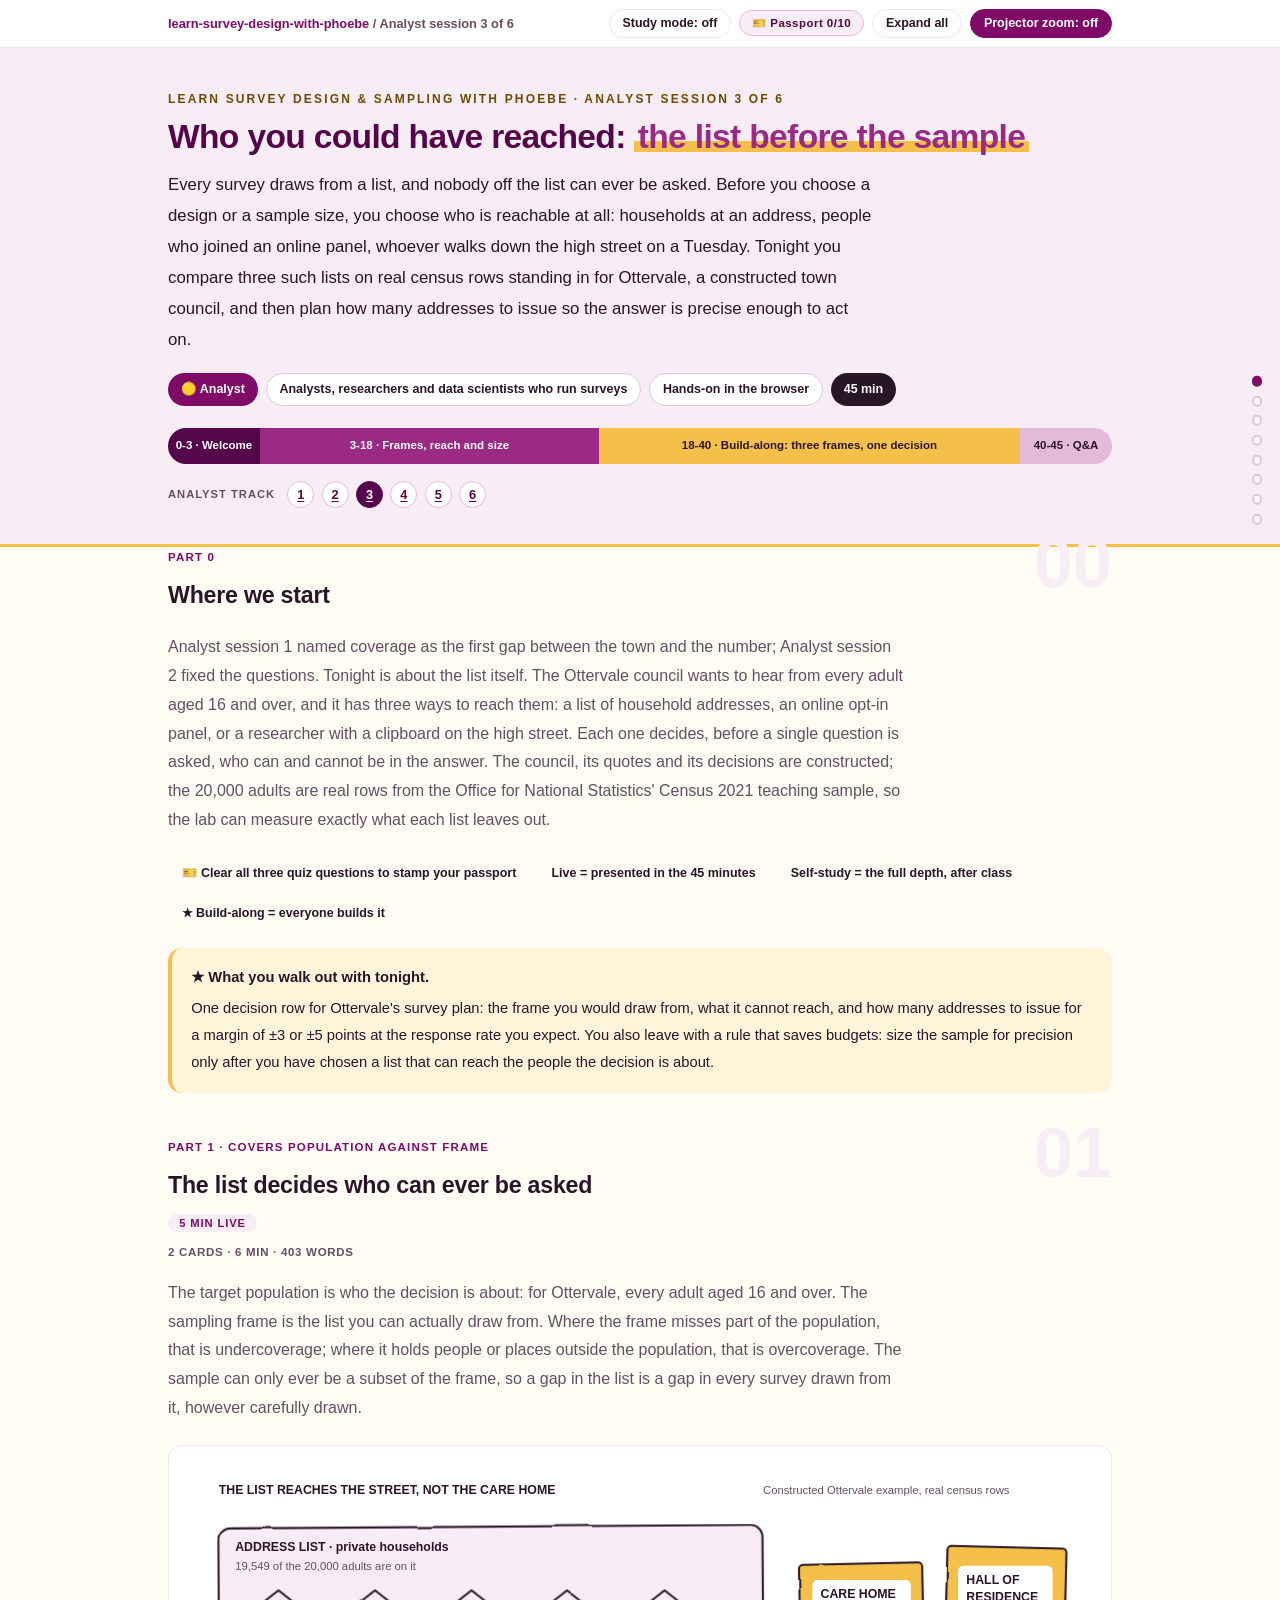
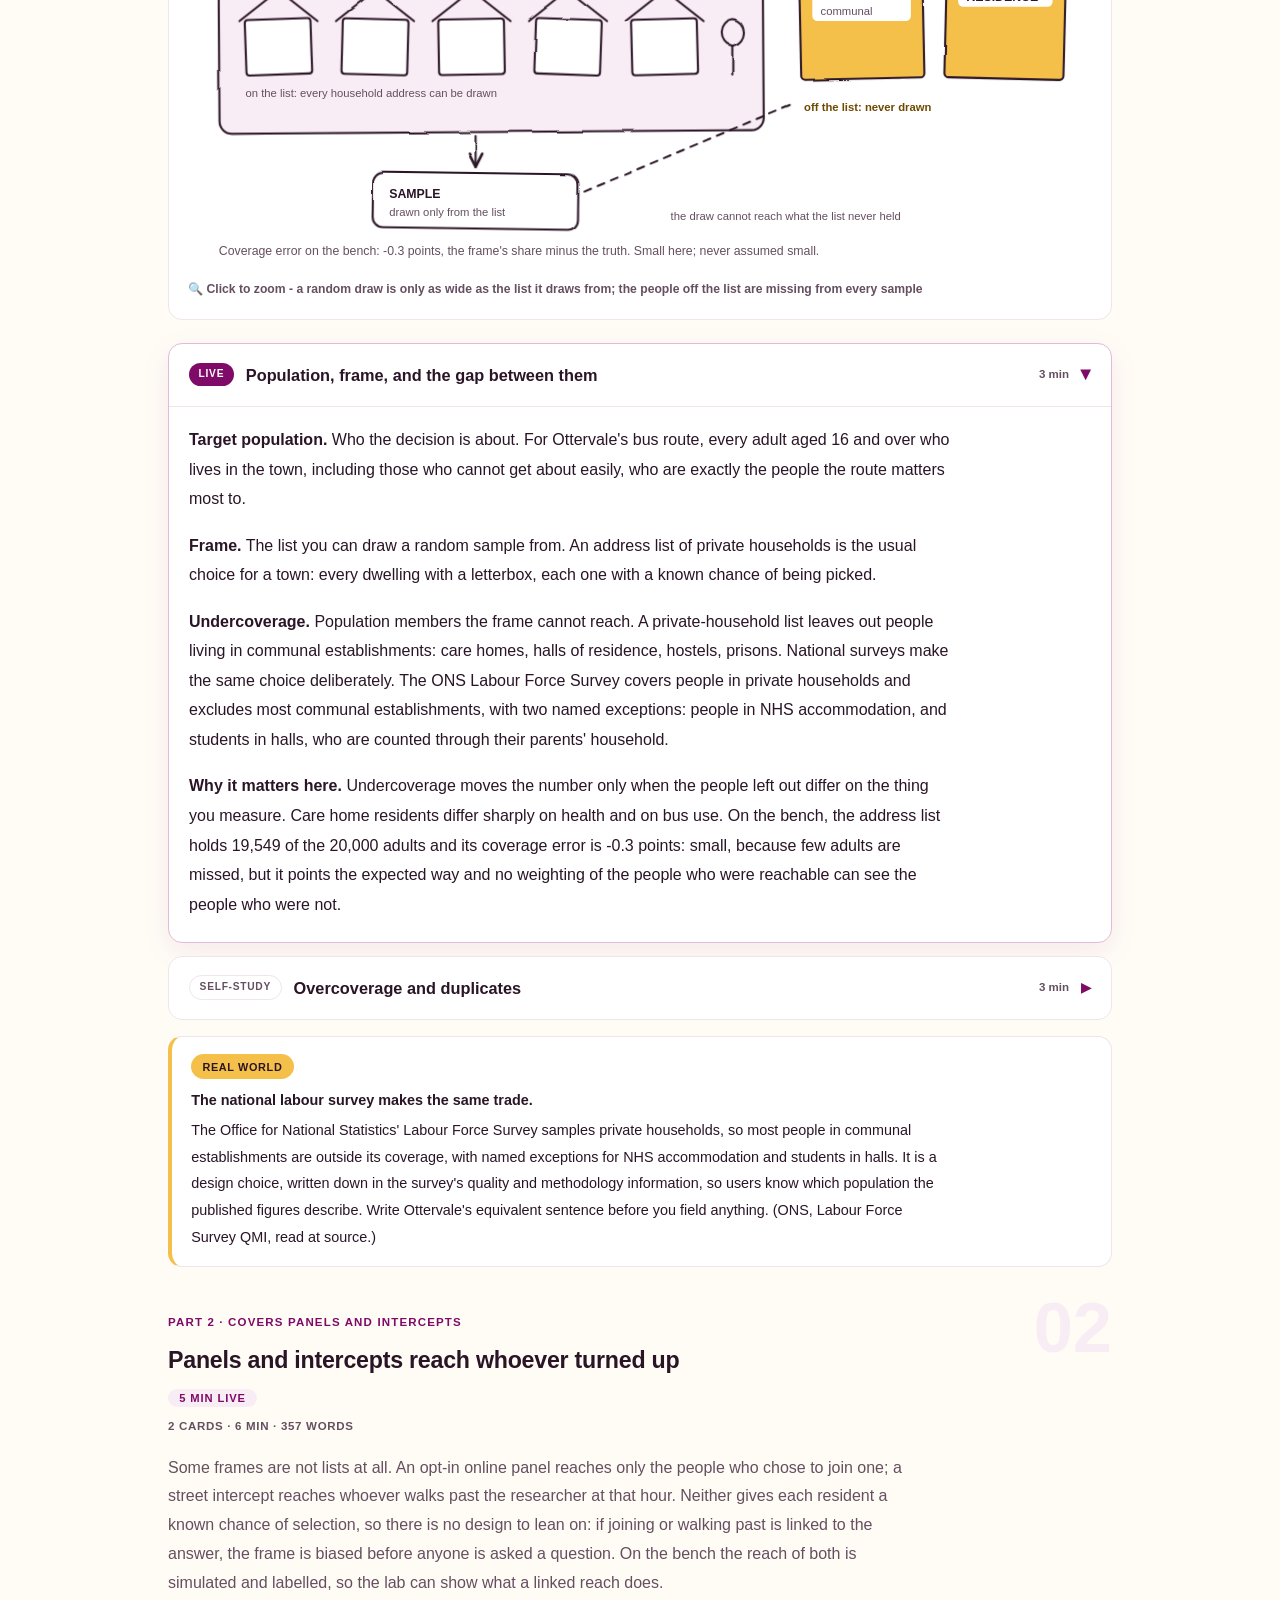
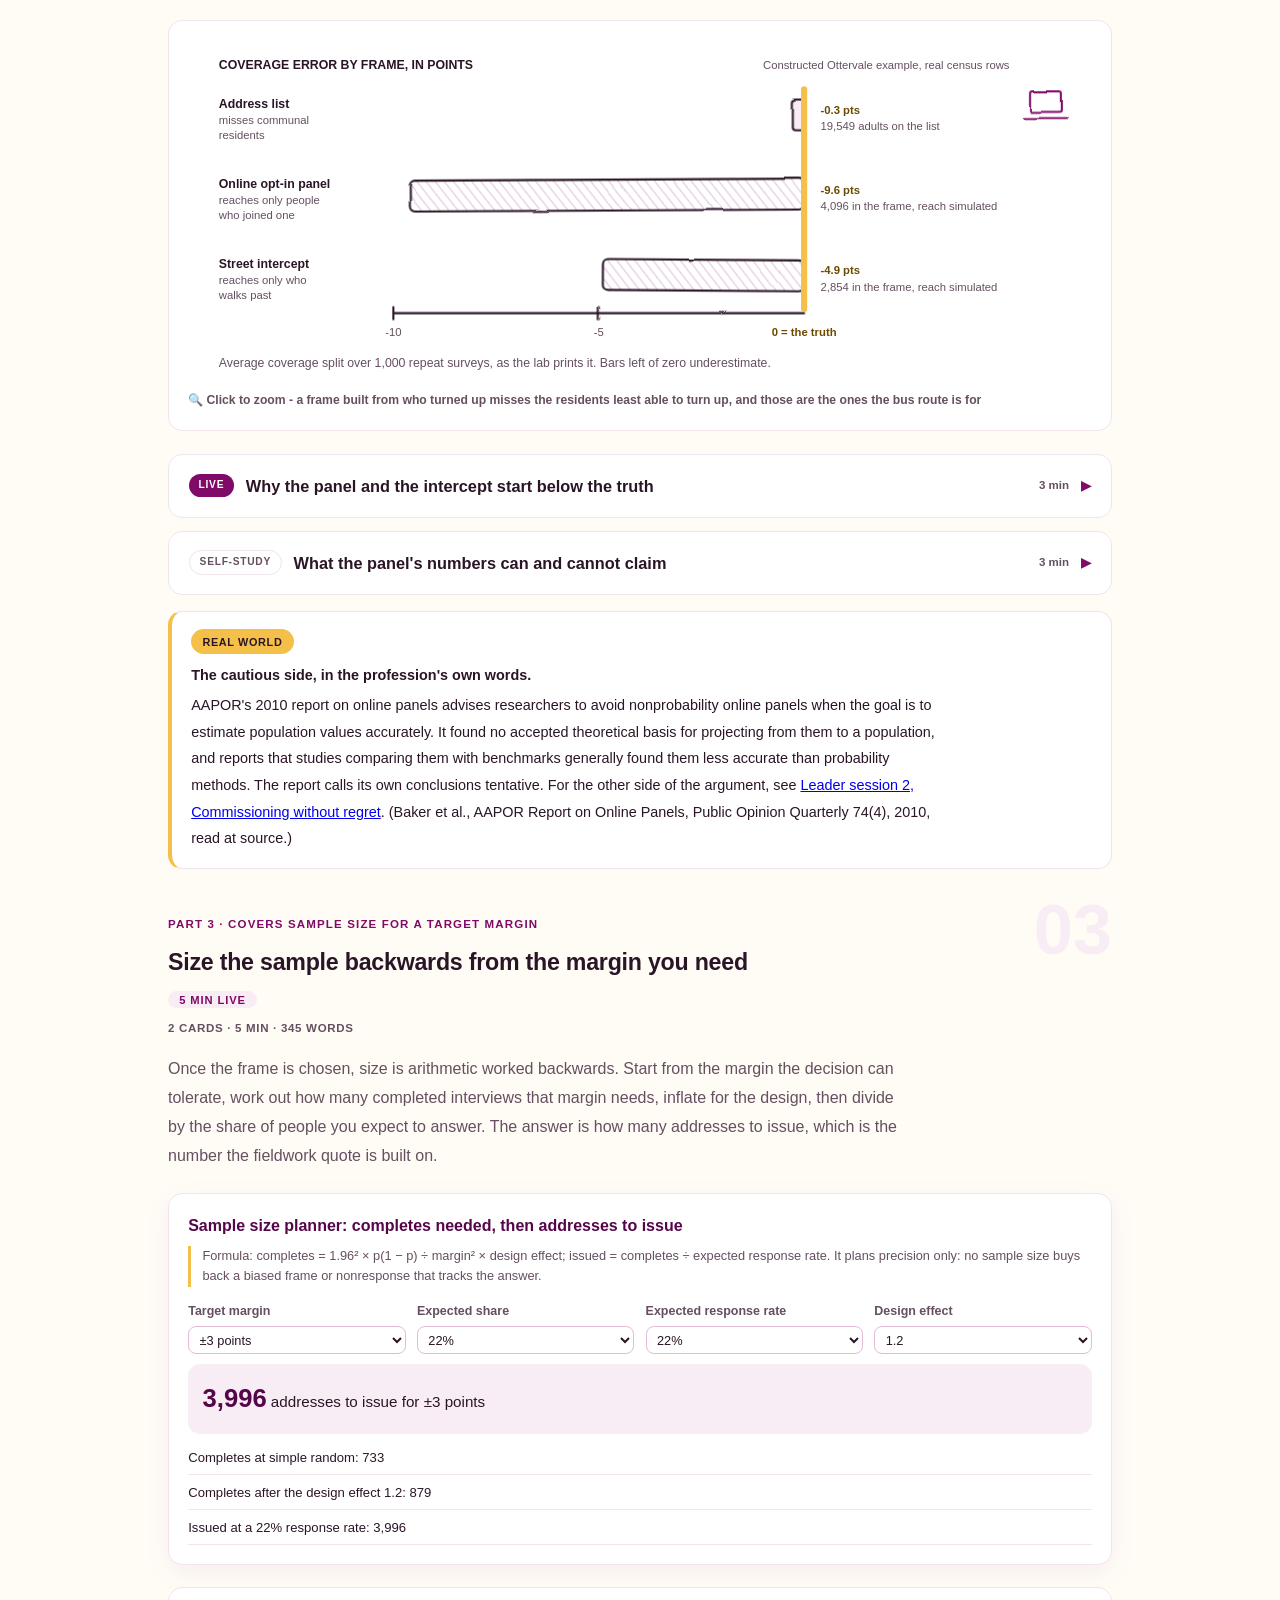
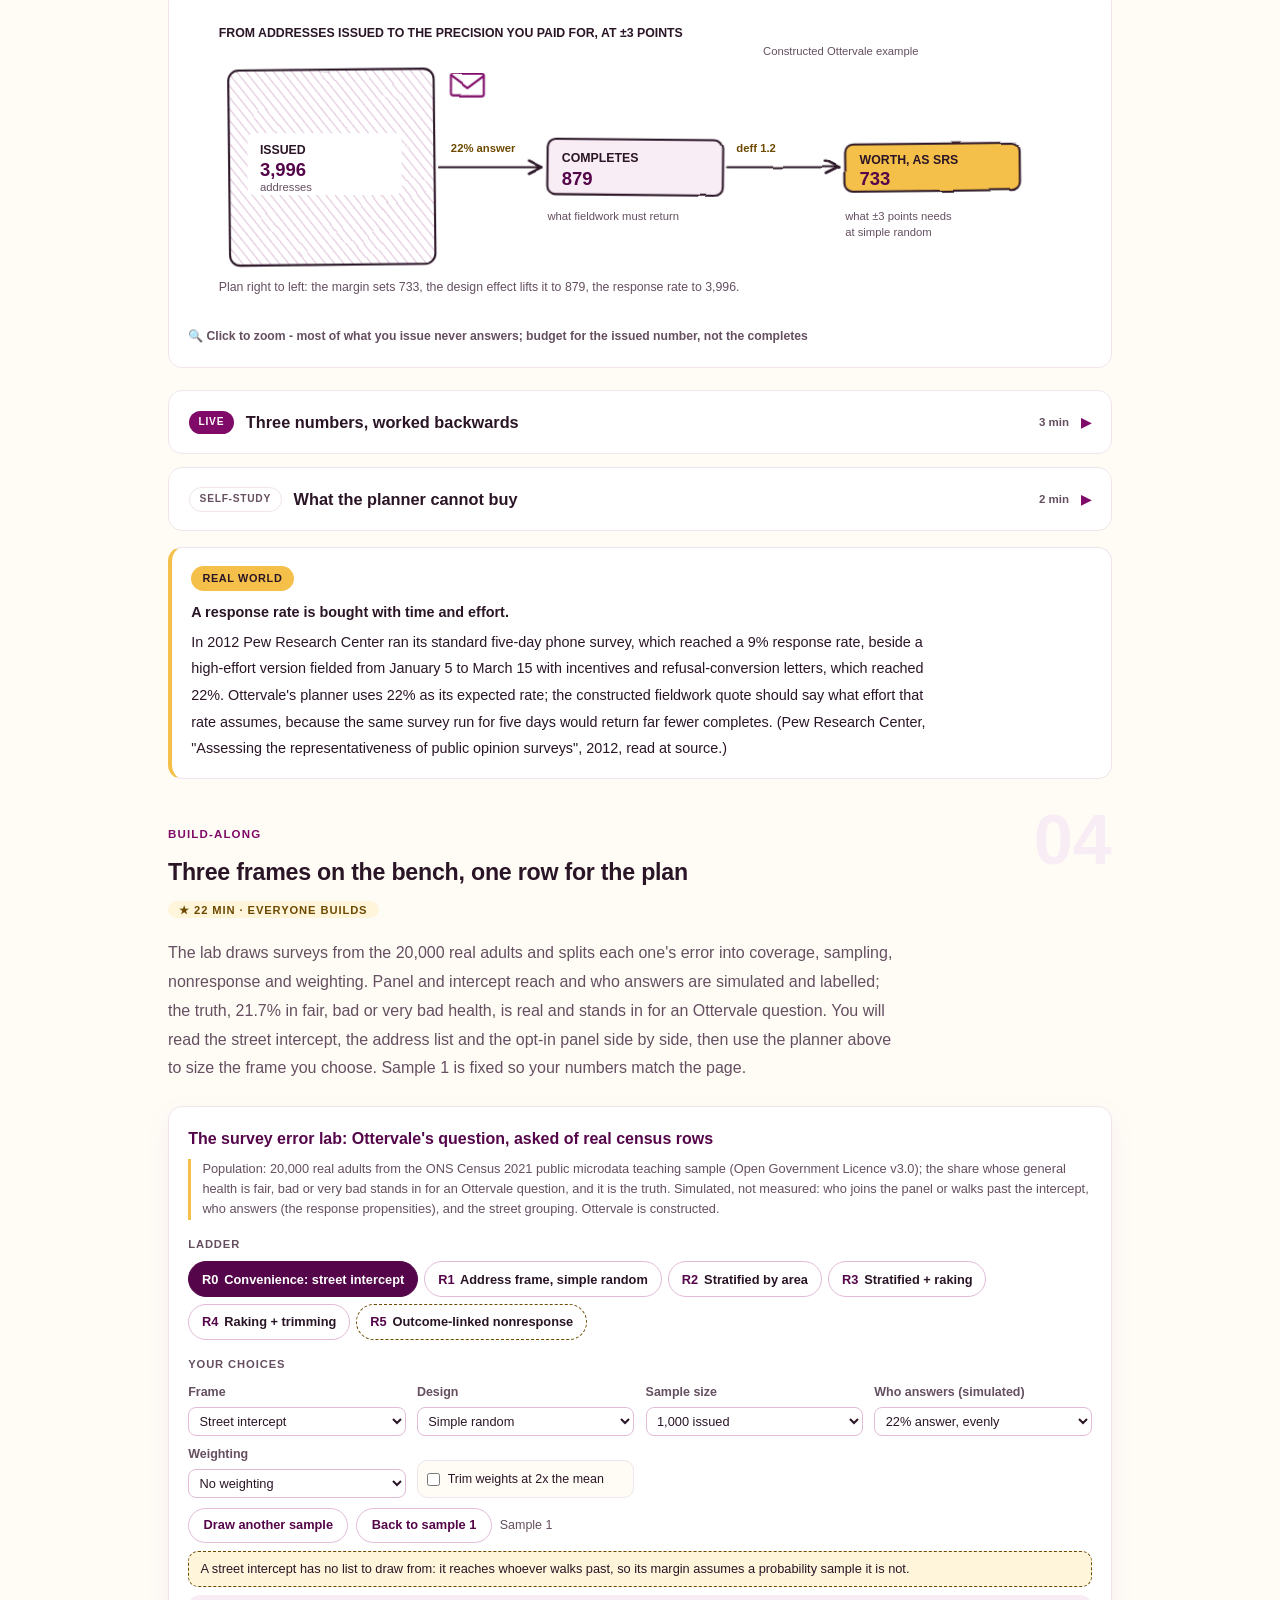
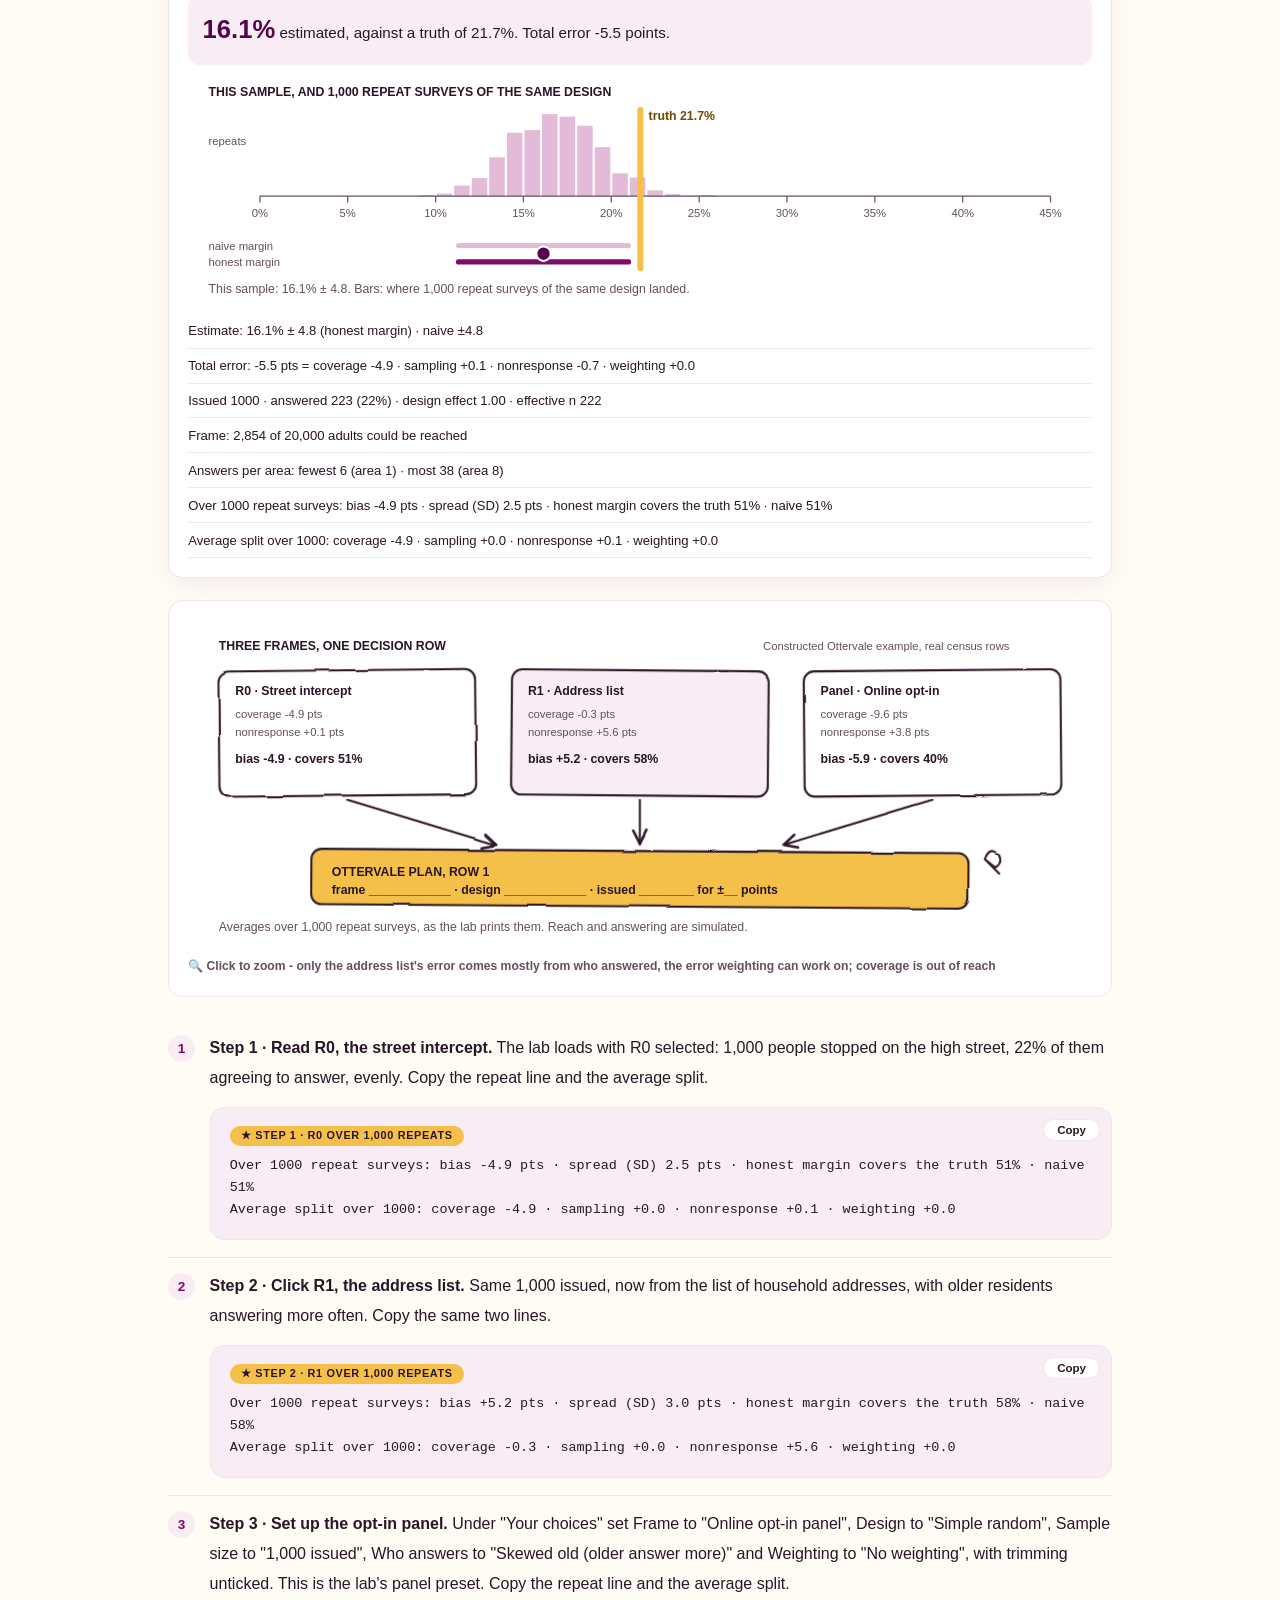
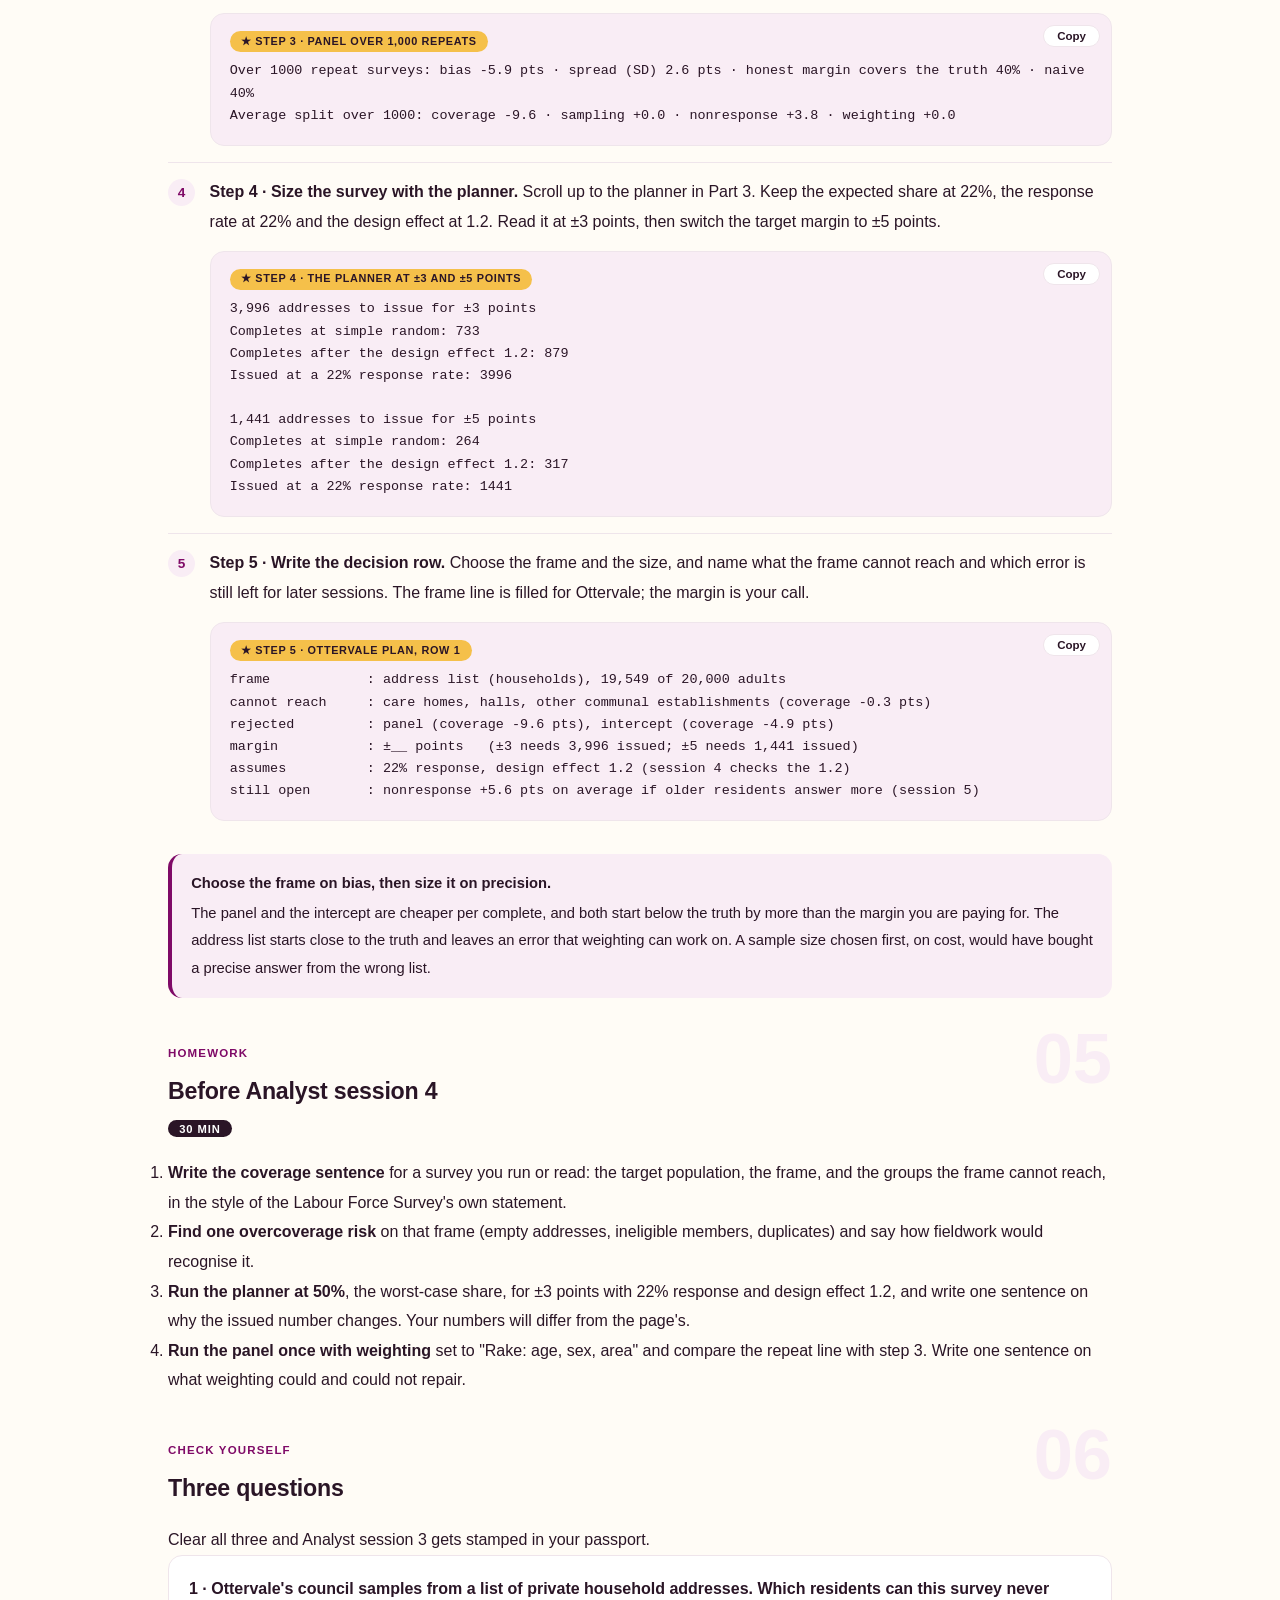
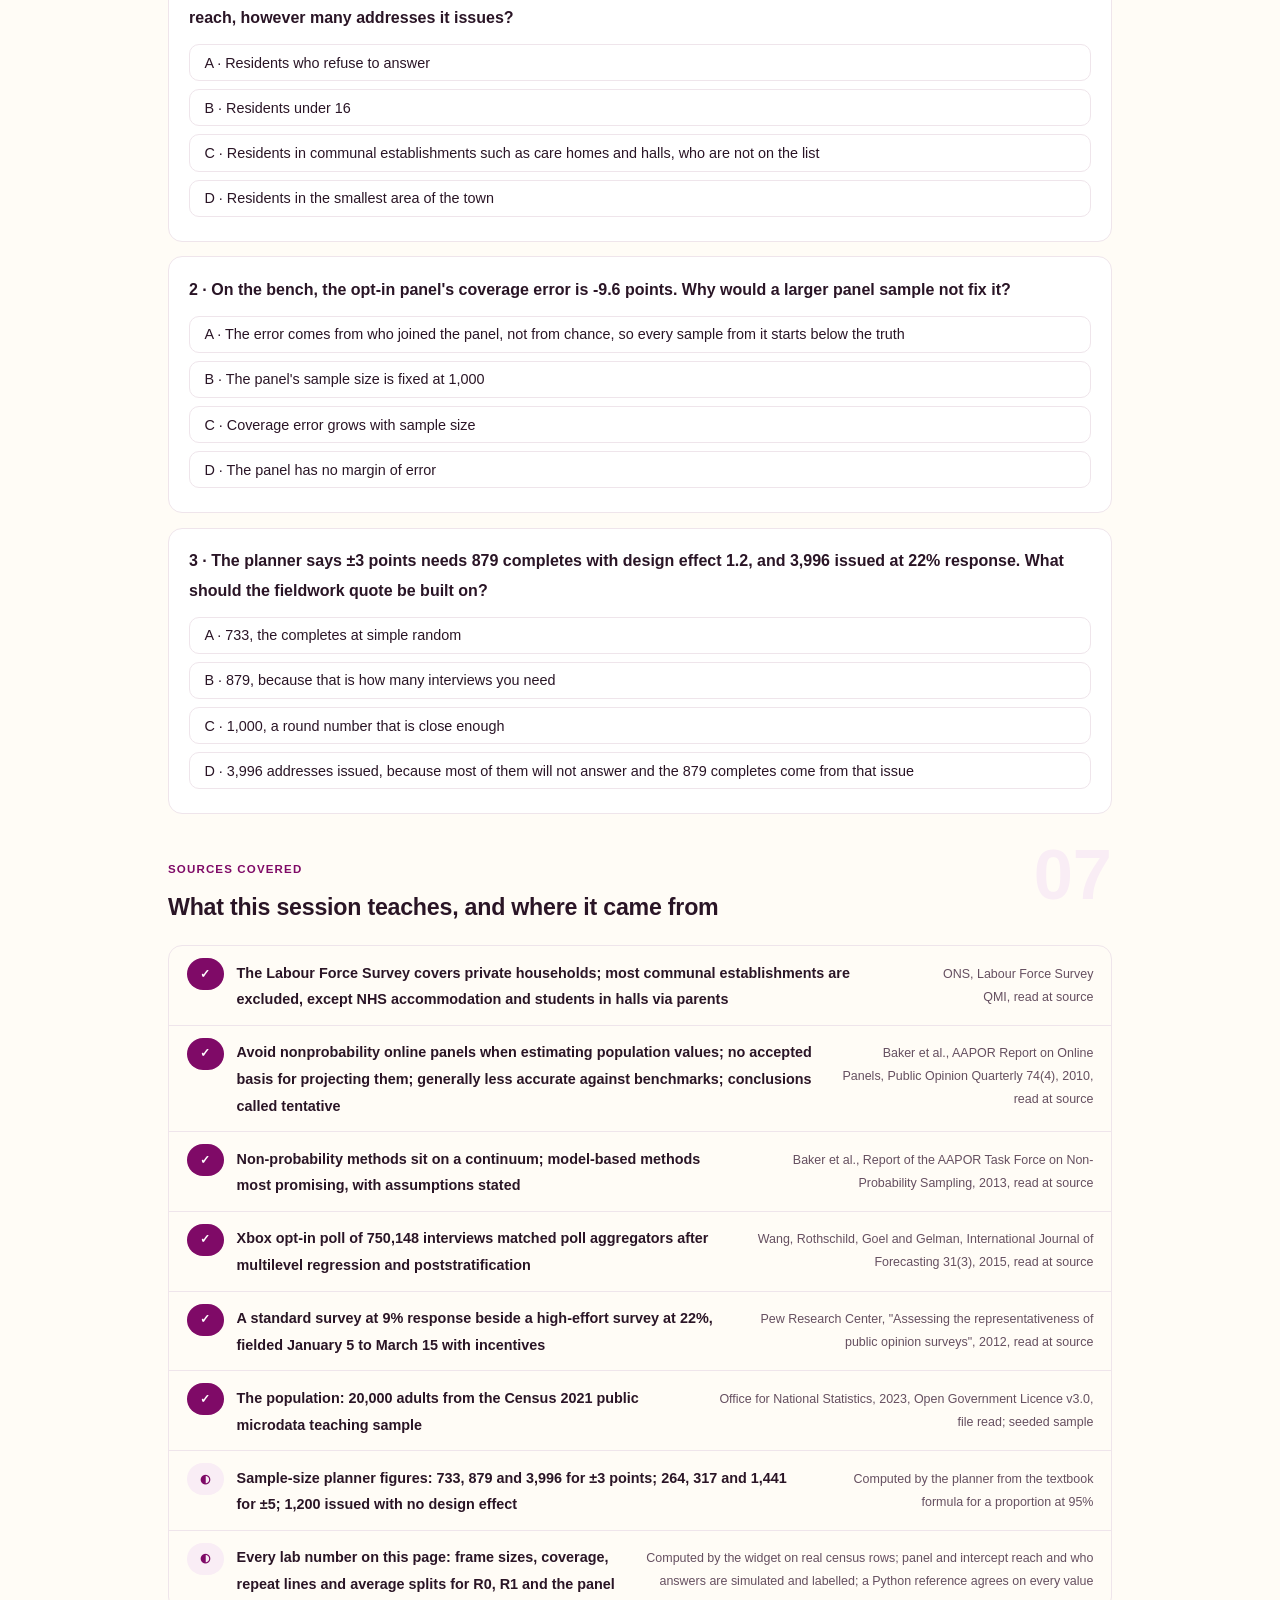
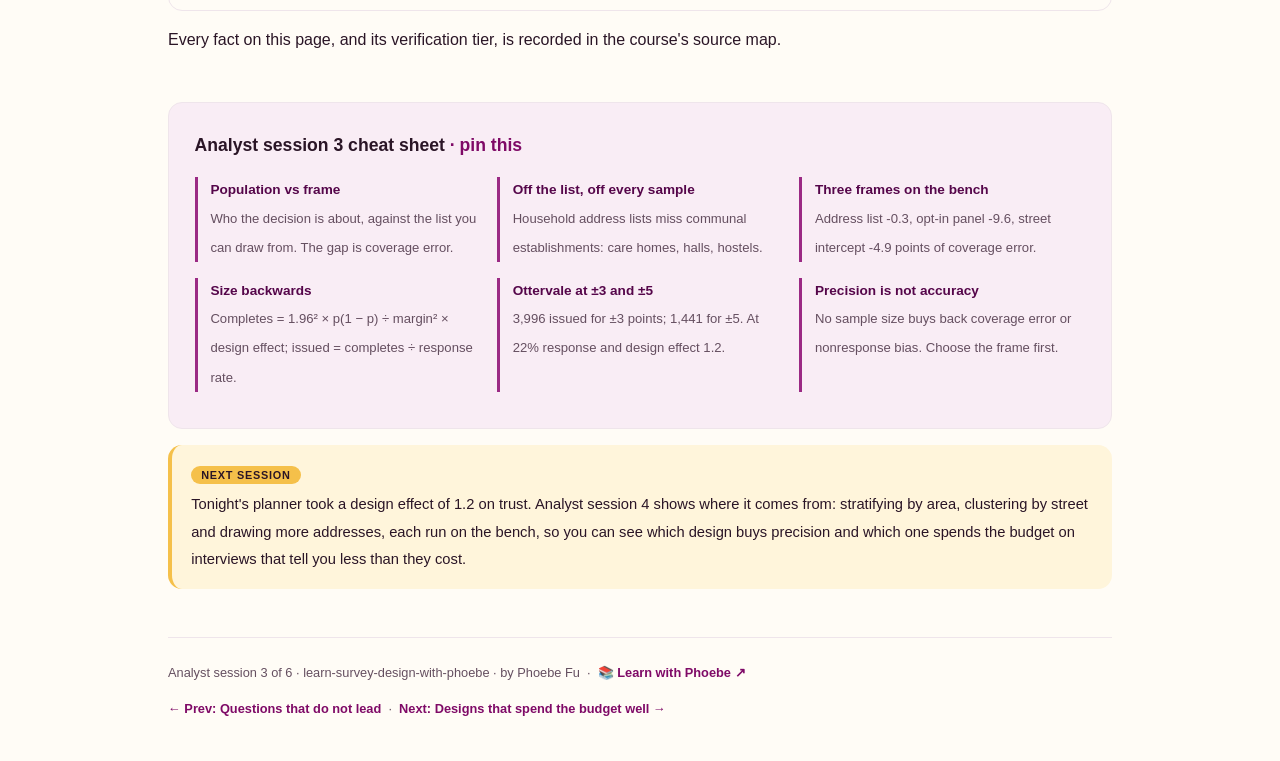
<file: courses/a3-who-you-could-have-reached.html>
<!DOCTYPE html>
<html lang="en">
<head>
<meta charset="UTF-8">
<meta name="viewport" content="width=device-width, initial-scale=1.0">
<!-- social:start -->
<meta name="description" content="Analyst session 3 of 6. Who you could have reached: target population against sampling frame, address lists, opt-in panels and street intercepts compared on real census rows, and a sample size planned from a target margin and an expected response rate.">
<meta property="og:type" content="article">
<meta property="og:site_name" content="Learn with Phoebe">
<meta property="og:title" content="Who you could have reached - learn survey design and sampling with phoebe">
<meta property="og:description" content="Analyst session 3 of 6. The list you draw from decides who can ever answer. Three frames compared on the bench, then a sample size planned for a target margin.">
<meta property="og:url" content="https://phoebefu6.github.io/learn-survey-design-with-phoebe/courses/a3-who-you-could-have-reached.html">
<meta property="og:image" content="https://phoebefu6.github.io/learn-survey-design-with-phoebe/assets/og-cover.png">
<meta property="og:image:width" content="1200">
<meta property="og:image:height" content="630">
<meta name="twitter:card" content="summary_large_image">
<meta name="twitter:title" content="Who you could have reached - learn survey design and sampling with phoebe">
<meta name="twitter:description" content="Analyst session 3 of 6. No sample size reaches the people your list never held.">
<meta name="twitter:image" content="https://phoebefu6.github.io/learn-survey-design-with-phoebe/assets/og-cover.png">
<!-- social:end -->
<title>Analyst session 3 · Who you could have reached - learn survey design and sampling with phoebe</title>
<link rel="stylesheet" href="../assets/style.css?v=2">
</head>
<body>

<div class="toolbar">
  <div class="wrap">
    <span class="crumb"><a href="../index.html">learn-survey-design-with-phoebe</a> / Analyst session 3 of 6</span>
    <button class="btn" id="toggle-all" type="button">Expand all</button>
    <button class="btn primary" id="zoom-toggle" type="button">Projector zoom: off</button>
  </div>
</div>

<header class="masthead">
  <div class="wrap">
    <div class="eyebrow">Learn Survey Design &amp; Sampling with Phoebe · Analyst session 3 of 6</div>
    <h1>Who you could have reached: <span class="accent">the list before the sample</span></h1>
    <p class="sub">Every survey draws from a list, and nobody off the list can ever be asked. Before you choose a design or a sample size, you choose who is reachable at all: households at an address, people who joined an online panel, whoever walks down the high street on a Tuesday. Tonight you compare three such lists on real census rows standing in for Ottervale, a constructed town council, and then plan how many addresses to issue so the answer is precise enough to act on.</p>
    <div class="chip-row">
      <span class="chip level">🟡 Analyst</span>
      <span class="chip audience">Analysts, researchers and data scientists who run surveys</span>
      <span class="chip audience">Hands-on in the browser</span>
      <span class="chip time">45 min</span>
    </div>
    <div class="agenda">
      <span class="a1" style="flex:1">0-3 · Welcome</span>
      <span class="a2" style="flex:4">3-18 · Frames, reach and size</span>
      <span class="a3" style="flex:5">18-40 · Build-along: three frames, one decision</span>
      <span class="a4" style="flex:1">40-45 · Q&amp;A</span>
    </div>
  </div>
</header>

<main class="wrap">

  <section class="section" id="intro">
    <div class="section-kicker">
      <span class="klabel">Part 0</span>
      <h2>Where we start</h2>
    </div>
    <p class="lede">Analyst session 1 named coverage as the first gap between the town and the number; Analyst session 2 fixed the questions. Tonight is about the list itself. The Ottervale council wants to hear from every adult aged 16 and over, and it has three ways to reach them: a list of household addresses, an online opt-in panel, or a researcher with a clipboard on the high street. Each one decides, before a single question is asked, who can and cannot be in the answer. The council, its quotes and its decisions are constructed; the 20,000 adults are real rows from the Office for National Statistics' Census 2021 teaching sample, so the lab can measure exactly what each list leaves out.</p>

    <div class="legend">
      <span class="pill">🎫 Clear all three quiz questions to stamp your passport</span>
      <span class="pill">Live = presented in the 45 minutes</span>
      <span class="pill">Self-study = the full depth, after class</span>
      <span class="pill">★ Build-along = everyone builds it</span>
    </div>

    <div class="callout win">
      <p><strong>★ What you walk out with tonight.</strong> One decision row for Ottervale's survey plan: the frame you would draw from, what it cannot reach, and how many addresses to issue for a margin of ±3 or ±5 points at the response rate you expect. You also leave with a rule that saves budgets: size the sample for precision only after you have chosen a list that can reach the people the decision is about.</p>
    </div>
  </section>

  <section class="section" id="part-1">
    <div class="section-kicker">
      <span class="klabel">Part 1 · covers population against frame</span>
      <h2>The list decides who can ever be asked</h2>
      <span class="tag concept">5 min live</span>
    </div>
    <p class="lede">The target population is who the decision is about: for Ottervale, every adult aged 16 and over. The sampling frame is the list you can actually draw from. Where the frame misses part of the population, that is undercoverage; where it holds people or places outside the population, that is overcoverage. The sample can only ever be a subset of the frame, so a gap in the list is a gap in every survey drawn from it, however carefully drawn.</p>

    <figure class="zoomable">
      <svg viewBox="0 0 880 392" xmlns="http://www.w3.org/2000/svg" role="img" aria-label="A hand-drawn street of five houses sits inside a box labelled address list, private households, holding 19,549 of the 20,000 adults. Outside the box stand a care home and a hall of residence, filled in marigold and labelled off the list. Below, a sample box is fed by an arrow from the address list; a dashed arrow from the sample toward the care home stops short, because the draw cannot reach what the list never held. Coverage error on the bench is minus 0.3 points. Constructed Ottervale example on real census rows.">
        <defs>
          <filter id="a3aSk" x="-3%" y="-3%" width="106%" height="106%"><feTurbulence type="fractalNoise" baseFrequency="0.02" numOctaves="2" seed="41" result="n"/><feDisplacementMap in="SourceGraphic" in2="n" scale="2.4" xChannelSelector="R" yChannelSelector="G"/></filter>
          <pattern id="a3aHc" patternUnits="userSpaceOnUse" width="7" height="7" patternTransform="rotate(-38)"><line x1="0" y1="0" x2="0" y2="7" stroke="#7F0A67" stroke-width="1" opacity=".5"/></pattern>
          <marker id="a3aAr" viewBox="0 0 10 10" refX="9" refY="5" markerWidth="8" markerHeight="8" orient="auto"><path d="M1 1 L9 5 L1 9" fill="none" stroke="#2A1526" stroke-width="1.6" stroke-linecap="round"/></marker>
        </defs>
        <style>
          .a3aH { font: 800 12px Inter, sans-serif; fill: #2A1526; }
          .a3aL { font: 600 12px Inter, sans-serif; fill: #2A1526; }
          .a3aS { font: 400 11px Inter, sans-serif; fill: #654F60; }
          .a3aB { font: 800 11px Inter, sans-serif; fill: #6E4A00; }
          .a3aN { font: 400 12px Inter, sans-serif; fill: #654F60; }
        </style>

        <text class="a3aH" x="30" y="28">THE LIST REACHES THE STREET, NOT THE CARE HOME</text>
        <text class="a3aS" x="560" y="28">Constructed Ottervale example, real census rows</text>

        <g filter="url(#a3aSk)" fill="none" stroke="#2A1526" stroke-width="2" stroke-linecap="round" stroke-linejoin="round">
          <!-- the frame -->
          <rect x="30" y="60" width="530" height="200" rx="12" transform="rotate(-0.4 295 160)" fill="#F9EDF5"/>
          <!-- five houses on the list -->
          <rect x="56" y="150" width="64" height="54" rx="3" transform="rotate(-2 88 177)" fill="#FFFFFF"/>
          <path d="M50 152 L88 122 L126 152"/>
          <rect x="150" y="150" width="64" height="54" rx="3" transform="rotate(1.5 182 177)" fill="#FFFFFF"/>
          <path d="M144 152 L182 122 L220 152"/>
          <rect x="244" y="150" width="64" height="54" rx="3" transform="rotate(-1 276 177)" fill="#FFFFFF"/>
          <path d="M238 152 L276 122 L314 152"/>
          <rect x="338" y="150" width="64" height="54" rx="3" transform="rotate(2 370 177)" fill="#FFFFFF"/>
          <path d="M332 152 L370 122 L408 152"/>
          <rect x="432" y="150" width="64" height="54" rx="3" transform="rotate(-1.5 464 177)" fill="#FFFFFF"/>
          <path d="M426 152 L464 122 L502 152"/>
          <!-- doodle: a tree at the end of the street -->
          <path d="M530 204 L530 176"/>
          <path d="M530 150 C516 152 514 172 530 176 C546 172 544 152 530 150"/>
          <!-- off the list: care home and hall of residence -->
          <rect x="596" y="96" width="120" height="112" rx="4" transform="rotate(-1.2 656 152)" fill="#F5C04A"/>
          <rect x="738" y="80" width="116" height="128" rx="4" transform="rotate(1.4 796 144)" fill="#F5C04A"/>
          <!-- the sample, drawn from the frame -->
          <rect x="180" y="300" width="200" height="54" rx="10" transform="rotate(0.8 280 327)" fill="#FFFFFF"/>
          <path d="M280 264 L280 294" marker-end="url(#a3aAr)"/>
          <!-- the draw that cannot reach -->
          <path d="M386 318 L590 232" stroke-dasharray="7 7"/>
        </g>
        <rect x="608" y="112" width="96" height="40" rx="5" fill="#FFFFFF"/>
        <rect x="750" y="98" width="92" height="40" rx="5" fill="#FFFFFF"/>

        <text class="a3aH" x="46" y="84">ADDRESS LIST · private households</text>
        <text class="a3aS" x="46" y="102">19,549 of the 20,000 adults are on it</text>
        <text class="a3aS" x="56" y="226">on the list: every household address can be drawn</text>

        <text class="a3aH" x="616" y="130">CARE HOME</text>
        <text class="a3aS" x="616" y="146">communal</text>
        <text class="a3aH" x="758" y="116">HALL OF</text>
        <text class="a3aH" x="758" y="132">RESIDENCE</text>
        <text class="a3aB" x="600" y="240">off the list: never drawn</text>

        <text class="a3aH" x="196" y="324">SAMPLE</text>
        <text class="a3aS" x="196" y="342">drawn only from the list</text>
        <text class="a3aS" x="470" y="346">the draw cannot reach what the list never held</text>

        <text class="a3aN" x="30" y="380">Coverage error on the bench: -0.3 points, the frame's share minus the truth. Small here; never assumed small.</text>
      </svg>
      <figcaption>🔍 Click to zoom - a random draw is only as wide as the list it draws from; the people off the list are missing from every sample</figcaption>
    </figure>

    <details class="card" open>
      <summary><span class="mode live">Live</span>Population, frame, and the gap between them<span class="mini">3 min</span><span class="caret">▶</span></summary>
      <div class="body">
        <p><strong>Target population.</strong> Who the decision is about. For Ottervale's bus route, every adult aged 16 and over who lives in the town, including those who cannot get about easily, who are exactly the people the route matters most to.</p>
        <p><strong>Frame.</strong> The list you can draw a random sample from. An address list of private households is the usual choice for a town: every dwelling with a letterbox, each one with a known chance of being picked.</p>
        <p><strong>Undercoverage.</strong> Population members the frame cannot reach. A private-household list leaves out people living in communal establishments: care homes, halls of residence, hostels, prisons. National surveys make the same choice deliberately. The ONS Labour Force Survey covers people in private households and excludes most communal establishments, with two named exceptions: people in NHS accommodation, and students in halls, who are counted through their parents' household.</p>
        <p><strong>Why it matters here.</strong> Undercoverage moves the number only when the people left out differ on the thing you measure. Care home residents differ sharply on health and on bus use. On the bench, the address list holds 19,549 of the 20,000 adults and its coverage error is -0.3 points: small, because few adults are missed, but it points the expected way and no weighting of the people who were reachable can see the people who were not.</p>
      </div>
    </details>

    <details class="card">
      <summary><span class="mode self">Self-study</span>Overcoverage and duplicates<span class="mini">3 min</span><span class="caret">▶</span></summary>
      <div class="body">
        <p><strong>Overcoverage</strong> is the other direction: entries on the frame that are not in the population. An address list holds empty homes, holiday lets, businesses at residential addresses and homes where everyone is under 16. These are usually caught at contact ("nobody here is eligible") and treated as out of scope, not as refusals. Counting them as nonrespondents makes the response rate look worse than it is; counting them as eligible inflates the base the survey reports against.</p>
        <p><strong>Duplicates</strong> give some people more than one chance of selection: a family with two addresses, a panel member with two accounts, a respondent who answers a web link twice. A known duplicate can be corrected with a weight of one over the number of chances; an unknown one quietly over-represents whoever has more entries.</p>
        <p><strong>Addresses are not people.</strong> An address list samples households. To reach one adult per household you select within it (a random adult, or the one with the next birthday), and people in larger households then have a smaller chance of selection, which a weight must put back. Analyst session 5 returns to weights.</p>
      </div>
    </details>

    <div class="callout example">
      <span class="ex-pill">Real world</span>
      <p><strong>The national labour survey makes the same trade.</strong> The Office for National Statistics' Labour Force Survey samples private households, so most people in communal establishments are outside its coverage, with named exceptions for NHS accommodation and students in halls. It is a design choice, written down in the survey's quality and methodology information, so users know which population the published figures describe. Write Ottervale's equivalent sentence before you field anything. (ONS, Labour Force Survey QMI, read at source.)</p>
    </div>
  </section>

  <section class="section" id="part-2">
    <div class="section-kicker">
      <span class="klabel">Part 2 · covers panels and intercepts</span>
      <h2>Panels and intercepts reach whoever turned up</h2>
      <span class="tag concept">5 min live</span>
    </div>
    <p class="lede">Some frames are not lists at all. An opt-in online panel reaches only the people who chose to join one; a street intercept reaches whoever walks past the researcher at that hour. Neither gives each resident a known chance of selection, so there is no design to lean on: if joining or walking past is linked to the answer, the frame is biased before anyone is asked a question. On the bench the reach of both is simulated and labelled, so the lab can show what a linked reach does.</p>

    <figure class="zoomable">
      <svg viewBox="0 0 880 330" xmlns="http://www.w3.org/2000/svg" role="img" aria-label="Three hand-drawn horizontal bars of average coverage error over 1,000 repeat surveys, growing left from a marigold zero line that marks the truth. Address list of 19,549 adults: minus 0.3 points, misses communal residents. Online opt-in panel of 4,096: minus 9.6 points, reaches only people who joined. Street intercept of 2,854: minus 4.9 points, reaches only who walks past. Panel and intercept reach are simulated. Constructed Ottervale example on real census rows.">
        <defs>
          <filter id="a3bSk" x="-3%" y="-3%" width="106%" height="106%"><feTurbulence type="fractalNoise" baseFrequency="0.02" numOctaves="2" seed="43" result="n"/><feDisplacementMap in="SourceGraphic" in2="n" scale="2.4" xChannelSelector="R" yChannelSelector="G"/></filter>
          <pattern id="a3bHc" patternUnits="userSpaceOnUse" width="7" height="7" patternTransform="rotate(-38)"><line x1="0" y1="0" x2="0" y2="7" stroke="#7F0A67" stroke-width="1" opacity=".5"/></pattern>
          <marker id="a3bAr" viewBox="0 0 10 10" refX="9" refY="5" markerWidth="8" markerHeight="8" orient="auto"><path d="M1 1 L9 5 L1 9" fill="none" stroke="#2A1526" stroke-width="1.6" stroke-linecap="round"/></marker>
        </defs>
        <style>
          .a3bH { font: 800 12px Inter, sans-serif; fill: #2A1526; }
          .a3bL { font: 600 12px Inter, sans-serif; fill: #2A1526; }
          .a3bS { font: 400 11px Inter, sans-serif; fill: #654F60; }
          .a3bB { font: 800 11px Inter, sans-serif; fill: #6E4A00; }
          .a3bN { font: 400 12px Inter, sans-serif; fill: #654F60; }
        </style>

        <text class="a3bH" x="30" y="28">COVERAGE ERROR BY FRAME, IN POINTS</text>
        <text class="a3bS" x="560" y="28">Constructed Ottervale example, real census rows</text>

        <g filter="url(#a3bSk)" fill="none" stroke="#2A1526" stroke-width="2" stroke-linecap="round" stroke-linejoin="round">
          <path d="M200 266 L600 266"/>
          <path d="M200 260 L200 272 M400 260 L400 272"/>
          <!-- address list -->
          <rect x="588" y="58" width="12" height="30" rx="3" fill="#F9EDF5"/>
          <!-- online opt-in panel -->
          <rect x="216" y="136" width="384" height="30" rx="5" transform="rotate(-0.3 408 151)" fill="url(#a3bHc)"/>
          <!-- street intercept -->
          <rect x="404" y="214" width="196" height="30" rx="5" transform="rotate(0.4 502 229)" fill="url(#a3bHc)"/>
          <!-- doodle: a laptop for the panel -->
          <rect x="820" y="50" width="30" height="20" rx="2" stroke="#7F0A67"/>
          <path d="M814 76 L856 76" stroke="#7F0A67"/>
        </g>
        <path d="M600 48 L600 262" stroke="#F5C04A" stroke-width="6" stroke-linecap="round" fill="none"/>

        <text class="a3bH" x="30" y="66">Address list</text>
        <text class="a3bS" x="30" y="82">misses communal</text>
        <text class="a3bS" x="30" y="96">residents</text>
        <text class="a3bB" x="616" y="72">-0.3 pts</text>
        <text class="a3bS" x="616" y="88">19,549 adults on the list</text>

        <text class="a3bH" x="30" y="144">Online opt-in panel</text>
        <text class="a3bS" x="30" y="160">reaches only people</text>
        <text class="a3bS" x="30" y="174">who joined one</text>
        <text class="a3bB" x="616" y="150">-9.6 pts</text>
        <text class="a3bS" x="616" y="166">4,096 in the frame, reach simulated</text>

        <text class="a3bH" x="30" y="222">Street intercept</text>
        <text class="a3bS" x="30" y="238">reaches only who</text>
        <text class="a3bS" x="30" y="252">walks past</text>
        <text class="a3bB" x="616" y="228">-4.9 pts</text>
        <text class="a3bS" x="616" y="244">2,854 in the frame, reach simulated</text>

        <text class="a3bS" x="200" y="288" text-anchor="middle">-10</text>
        <text class="a3bS" x="400" y="288" text-anchor="middle">-5</text>
        <text class="a3bB" x="600" y="288" text-anchor="middle">0 = the truth</text>

        <text class="a3bN" x="30" y="318">Average coverage split over 1,000 repeat surveys, as the lab prints it. Bars left of zero underestimate.</text>
      </svg>
      <figcaption>🔍 Click to zoom - a frame built from who turned up misses the residents least able to turn up, and those are the ones the bus route is for</figcaption>
    </figure>

    <details class="card">
      <summary><span class="mode live">Live</span>Why the panel and the intercept start below the truth<span class="mini">3 min</span><span class="caret">▶</span></summary>
      <div class="body">
        <p><strong>The panel.</strong> In the lab, joining the opt-in panel is simulated by age, and adults in fair, bad or very bad health join less often. The panel ends up with 4,096 of the 20,000 adults, and its share in poorer health sits 9.6 points below the truth before anyone is sampled. The lab's panel preset also has older people answering more, which pushes the number back up by 3.8 points on average; the two errors partly cancel, and the result still misses by 5.9 points.</p>
        <p><strong>The intercept.</strong> A researcher on the high street on a weekday meets people by their daily activity: workers on a lunch break, shoppers, students. Reach is simulated by activity, and adults in poorer health are half as likely to be passing. The intercept frame holds 2,854 adults, and its coverage error is -4.9 points.</p>
        <p><strong>The pattern.</strong> In both cases the people the frame misses are the people the question is about. That is the worst kind of coverage error: it points the wrong way for the decision, and a bigger sample from the same frame only repeats it more confidently.</p>
      </div>
    </details>

    <details class="card">
      <summary><span class="mode self">Self-study</span>What the panel's numbers can and cannot claim<span class="mini">3 min</span><span class="caret">▶</span></summary>
      <div class="body">
        <p>Without a known chance of selection, a panel's margin of error has no design to rest on. Any claim about the whole town relies on a model: an assumption that, within the groups you weight by, the people who joined answer like the people who did not. The lab's panel settings break that assumption on purpose, because joining is linked to health within each age group.</p>
        <p>This is where professional opinion divides, and the disagreement is real. The 2010 AAPOR report on online panels is the cautious side. A later AAPOR task force (2013) argues that non-probability methods sit on a continuum of expected accuracy and that model-based approaches are the most promising, provided the assumptions are stated; Wang, Rothschild, Goel and Gelman (2015) brought an Xbox opt-in poll of 750,148 interviews into line with leading poll aggregators using multilevel regression and poststratification. Leader session 2 sets the two sides beside each other for a commissioning decision; tonight's job is only to see what the frame does before any model is applied.</p>
      </div>
    </details>

    <div class="callout example">
      <span class="ex-pill">Real world</span>
      <p><strong>The cautious side, in the profession's own words.</strong> AAPOR's 2010 report on online panels advises researchers to avoid nonprobability online panels when the goal is to estimate population values accurately. It found no accepted theoretical basis for projecting from them to a population, and reports that studies comparing them with benchmarks generally found them less accurate than probability methods. The report calls its own conclusions tentative. For the other side of the argument, see <a href="b2-commissioning-without-regret.html">Leader session 2, Commissioning without regret</a>. (Baker et al., AAPOR Report on Online Panels, Public Opinion Quarterly 74(4), 2010, read at source.)</p>
    </div>
  </section>

  <section class="section" id="part-3">
    <div class="section-kicker">
      <span class="klabel">Part 3 · covers sample size for a target margin</span>
      <h2>Size the sample backwards from the margin you need</h2>
      <span class="tag concept">5 min live</span>
    </div>
    <p class="lede">Once the frame is chosen, size is arithmetic worked backwards. Start from the margin the decision can tolerate, work out how many completed interviews that margin needs, inflate for the design, then divide by the share of people you expect to answer. The answer is how many addresses to issue, which is the number the fieldwork quote is built on.</p>

    <div class="svy-widget" data-mode="size"></div>

    <figure class="zoomable">
      <svg viewBox="0 0 880 300" xmlns="http://www.w3.org/2000/svg" role="img" aria-label="A hand-drawn funnel read from left to right for a margin of plus or minus 3 points at an expected share of 22 percent. A tall hatched box of 3,996 issued addresses narrows through a 22 percent response rate to a short box of 879 completes, which narrows through a design effect of 1.2 to a marigold box of 733, the simple random equivalent the margin needs. Constructed Ottervale example; planner figures computed.">
        <defs>
          <filter id="a3cSk" x="-3%" y="-3%" width="106%" height="106%"><feTurbulence type="fractalNoise" baseFrequency="0.02" numOctaves="2" seed="47" result="n"/><feDisplacementMap in="SourceGraphic" in2="n" scale="2.4" xChannelSelector="R" yChannelSelector="G"/></filter>
          <pattern id="a3cHc" patternUnits="userSpaceOnUse" width="7" height="7" patternTransform="rotate(-38)"><line x1="0" y1="0" x2="0" y2="7" stroke="#7F0A67" stroke-width="1" opacity=".5"/></pattern>
          <marker id="a3cAr" viewBox="0 0 10 10" refX="9" refY="5" markerWidth="8" markerHeight="8" orient="auto"><path d="M1 1 L9 5 L1 9" fill="none" stroke="#2A1526" stroke-width="1.6" stroke-linecap="round"/></marker>
        </defs>
        <style>
          .a3cH { font: 800 12px Inter, sans-serif; fill: #2A1526; }
          .a3cL { font: 600 12px Inter, sans-serif; fill: #2A1526; }
          .a3cS { font: 400 11px Inter, sans-serif; fill: #654F60; }
          .a3cB { font: 800 11px Inter, sans-serif; fill: #6E4A00; }
          .a3cV { font: 800 18px Inter, sans-serif; fill: #55064A; }
          .a3cN { font: 400 12px Inter, sans-serif; fill: #654F60; }
        </style>

        <text class="a3cH" x="30" y="28">FROM ADDRESSES ISSUED TO THE PRECISION YOU PAID FOR, AT ±3 POINTS</text>
        <text class="a3cS" x="560" y="46">Constructed Ottervale example</text>

        <g filter="url(#a3cSk)" fill="none" stroke="#2A1526" stroke-width="2" stroke-linecap="round" stroke-linejoin="round">
          <rect x="40" y="60" width="200" height="190" rx="10" transform="rotate(-0.6 140 155)" fill="url(#a3cHc)"/>
          <rect x="350" y="128" width="170" height="54" rx="8" transform="rotate(0.6 435 155)" fill="#F9EDF5"/>
          <rect x="640" y="132" width="170" height="46" rx="8" transform="rotate(-0.6 725 155)" fill="#F5C04A"/>
          <path d="M244 155 L344 155" marker-end="url(#a3cAr)"/>
          <path d="M524 155 L634 155" marker-end="url(#a3cAr)"/>
          <!-- doodle: an envelope on the issued pile -->
          <rect x="256" y="64" width="32" height="22" rx="2" fill="#FFFFFF" stroke="#7F0A67"/>
          <path d="M256 66 L272 78 L288 66" stroke="#7F0A67"/>
        </g>
        <rect x="58" y="122" width="150" height="60" rx="6" fill="#FFFFFF"/>

        <text class="a3cH" x="70" y="142">ISSUED</text>
        <text class="a3cV" x="70" y="164">3,996</text>
        <text class="a3cS" x="70" y="178">addresses</text>

        <text class="a3cH" x="364" y="150">COMPLETES</text>
        <text class="a3cV" x="364" y="172">879</text>

        <text class="a3cH" x="654" y="152">WORTH, AS SRS</text>
        <text class="a3cV" x="654" y="172">733</text>

        <text class="a3cB" x="256" y="140">22% answer</text>
        <text class="a3cB" x="534" y="140">deff 1.2</text>

        <text class="a3cS" x="350" y="206">what fieldwork must return</text>
        <text class="a3cS" x="640" y="206">what ±3 points needs</text>
        <text class="a3cS" x="640" y="222">at simple random</text>

        <text class="a3cN" x="30" y="276">Plan right to left: the margin sets 733, the design effect lifts it to 879, the response rate to 3,996.</text>
      </svg>
      <figcaption>🔍 Click to zoom - most of what you issue never answers; budget for the issued number, not the completes</figcaption>
    </figure>

    <details class="card">
      <summary><span class="mode live">Live</span>Three numbers, worked backwards<span class="mini">3 min</span><span class="caret">▶</span></summary>
      <div class="body">
        <p><strong>Completes at simple random.</strong> For a proportion p and a margin m at 95%, completes = 1.96 squared × p(1 − p) ÷ m squared. With p = 22% and m = 3 points the planner prints 733; at ±5 points, 264. Halving the margin roughly quadruples the completes, which is why "a bit more precise" is never a small request.</p>
        <p><strong>Design effect.</strong> Stratifying, clustering and weighting change how much each interview is worth. A design effect of 1.2 means 1.2 completes do the work of one simple random complete, so ±3 points needs 879 completes and ±5 points needs 317. Where the 1.2 comes from, and how to make it smaller, is Analyst session 4.</p>
        <p><strong>Response rate.</strong> Issued = completes ÷ expected response rate. At 22% the planner prints 3,996 addresses for ±3 points and 1,441 for ±5. With no design effect, ±5 points needs 1,200 issued. If everyone answered, ±3 points would need only the 879.</p>
        <p>This sizes a survey estimate: one share, with a margin around it. Sizing an A/B test is a different calculation, about the power to detect a difference between two groups, and it lives in <a href="https://phoebefu6.github.io/learn-experimentation-with-phoebe/courses/b2-power-and-sample-size.html">Experimentation, power and sample size ↗</a>.</p>
      </div>
    </details>

    <details class="card">
      <summary><span class="mode self">Self-study</span>What the planner cannot buy<span class="mini">2 min</span><span class="caret">▶</span></summary>
      <div class="body">
        <p>The planner sizes precision, and only precision. No sample size buys back coverage error or nonresponse bias. Issue 3,996 addresses from a street intercept and you get a narrower interval around a number that sits below the truth for the same reason it did at 1,000. On the bench, the address list at 4,000 issued has repeat surveys that cover the truth 3% of the time, because the bias from who answers did not shrink while the interval did.</p>
        <p>Two other choices hide inside the planner. The expected share: 22% is the bench's truth, rounded, and you would normally use a past survey or 50%, the worst case, which gives the largest sample. And the response rate: assume one you have evidence for, from a previous wave or a comparable survey. An optimistic rate is the most common reason a survey comes back short of its completes.</p>
      </div>
    </details>

    <div class="callout example">
      <span class="ex-pill">Real world</span>
      <p><strong>A response rate is bought with time and effort.</strong> In 2012 Pew Research Center ran its standard five-day phone survey, which reached a 9% response rate, beside a high-effort version fielded from January 5 to March 15 with incentives and refusal-conversion letters, which reached 22%. Ottervale's planner uses 22% as its expected rate; the constructed fieldwork quote should say what effort that rate assumes, because the same survey run for five days would return far fewer completes. (Pew Research Center, "Assessing the representativeness of public opinion surveys", 2012, read at source.)</p>
    </div>
  </section>

  <section class="section" id="demo-1">
    <div class="section-kicker">
      <span class="klabel">Build-along</span>
      <h2>Three frames on the bench, one row for the plan</h2>
      <span class="tag demo">★ 22 min · everyone builds</span>
    </div>
    <p class="lede">The lab draws surveys from the 20,000 real adults and splits each one's error into coverage, sampling, nonresponse and weighting. Panel and intercept reach and who answers are simulated and labelled; the truth, 21.7% in fair, bad or very bad health, is real and stands in for an Ottervale question. You will read the street intercept, the address list and the opt-in panel side by side, then use the planner above to size the frame you choose. Sample 1 is fixed so your numbers match the page.</p>

    <div class="svy-widget" data-rung="r0"></div>

    <figure class="zoomable">
      <svg viewBox="0 0 880 316" xmlns="http://www.w3.org/2000/svg" role="img" aria-label="Three hand-drawn boxes across the top, one per frame, each with its average error split over 1,000 repeat surveys. R0 street intercept: coverage minus 4.9, nonresponse plus 0.1, bias minus 4.9, covers the truth 51 percent. R1 address list: coverage minus 0.3, nonresponse plus 5.6, bias plus 5.2, covers 58 percent. Online opt-in panel: coverage minus 9.6, nonresponse plus 3.8, bias minus 5.9, covers 40 percent. Arrows from all three feed one marigold decision row: frame, design, addresses to issue. Constructed Ottervale example.">
        <defs>
          <filter id="a3dSk" x="-3%" y="-3%" width="106%" height="106%"><feTurbulence type="fractalNoise" baseFrequency="0.02" numOctaves="2" seed="53" result="n"/><feDisplacementMap in="SourceGraphic" in2="n" scale="2.4" xChannelSelector="R" yChannelSelector="G"/></filter>
          <pattern id="a3dHc" patternUnits="userSpaceOnUse" width="7" height="7" patternTransform="rotate(-38)"><line x1="0" y1="0" x2="0" y2="7" stroke="#7F0A67" stroke-width="1" opacity=".5"/></pattern>
          <marker id="a3dAr" viewBox="0 0 10 10" refX="9" refY="5" markerWidth="8" markerHeight="8" orient="auto"><path d="M1 1 L9 5 L1 9" fill="none" stroke="#2A1526" stroke-width="1.6" stroke-linecap="round"/></marker>
        </defs>
        <style>
          .a3dH { font: 800 12px Inter, sans-serif; fill: #2A1526; }
          .a3dL { font: 600 12px Inter, sans-serif; fill: #2A1526; }
          .a3dS { font: 400 11px Inter, sans-serif; fill: #654F60; }
          .a3dB { font: 800 11px Inter, sans-serif; fill: #6E4A00; }
          .a3dN { font: 400 12px Inter, sans-serif; fill: #654F60; }
        </style>

        <text class="a3dH" x="30" y="28">THREE FRAMES, ONE DECISION ROW</text>
        <text class="a3dS" x="560" y="28">Constructed Ottervale example, real census rows</text>

        <g filter="url(#a3dSk)" fill="none" stroke="#2A1526" stroke-width="2" stroke-linecap="round" stroke-linejoin="round">
          <rect x="30" y="48" width="250" height="122" rx="10" transform="rotate(-0.6 155 109)" fill="#FFFFFF"/>
          <rect x="315" y="48" width="250" height="122" rx="10" transform="rotate(0.5 440 109)" fill="#F9EDF5"/>
          <rect x="600" y="48" width="250" height="122" rx="10" transform="rotate(-0.5 725 109)" fill="#FFFFFF"/>
          <path d="M155 174 L300 218" marker-end="url(#a3dAr)"/>
          <path d="M440 174 L440 216" marker-end="url(#a3dAr)"/>
          <path d="M725 174 L580 218" marker-end="url(#a3dAr)"/>
          <rect x="120" y="224" width="640" height="54" rx="10" transform="rotate(0.4 440 251)" fill="#F5C04A"/>
          <!-- doodle: a pin on the decision row -->
          <path d="M776 232 L790 246 M783 224 C792 226 794 236 786 240 L776 232 C778 226 780 224 783 224"/>
        </g>

        <text class="a3dH" x="46" y="72">R0 · Street intercept</text>
        <text class="a3dS" x="46" y="94">coverage -4.9 pts</text>
        <text class="a3dS" x="46" y="112">nonresponse +0.1 pts</text>
        <text class="a3dL" x="46" y="138">bias -4.9 · covers 51%</text>

        <text class="a3dH" x="331" y="72">R1 · Address list</text>
        <text class="a3dS" x="331" y="94">coverage -0.3 pts</text>
        <text class="a3dS" x="331" y="112">nonresponse +5.6 pts</text>
        <text class="a3dL" x="331" y="138">bias +5.2 · covers 58%</text>

        <text class="a3dH" x="616" y="72">Panel · Online opt-in</text>
        <text class="a3dS" x="616" y="94">coverage -9.6 pts</text>
        <text class="a3dS" x="616" y="112">nonresponse +3.8 pts</text>
        <text class="a3dL" x="616" y="138">bias -5.9 · covers 40%</text>

        <text class="a3dH" x="140" y="248">OTTERVALE PLAN, ROW 1</text>
        <text class="a3dL" x="140" y="266">frame ____________ · design ____________ · issued ________ for ±__ points</text>

        <text class="a3dN" x="30" y="302">Averages over 1,000 repeat surveys, as the lab prints them. Reach and answering are simulated.</text>
      </svg>
      <figcaption>🔍 Click to zoom - only the address list's error comes mostly from who answered, the error weighting can work on; coverage is out of reach</figcaption>
    </figure>

    <div class="steps">
      <div class="step">
        <p><strong>Step 1 · Read R0, the street intercept.</strong> The lab loads with R0 selected: 1,000 people stopped on the high street, 22% of them agreeing to answer, evenly. Copy the repeat line and the average split.</p>
        <div class="prompt-box good"><span class="label">★ Step 1 · R0 over 1,000 repeats</span>Over 1000 repeat surveys: bias -4.9 pts · spread (SD) 2.5 pts · honest margin covers the truth 51% · naive 51%
Average split over 1000: coverage -4.9 · sampling +0.0 · nonresponse +0.1 · weighting +0.0</div>
      </div>
      <div class="step">
        <p><strong>Step 2 · Click R1, the address list.</strong> Same 1,000 issued, now from the list of household addresses, with older residents answering more often. Copy the same two lines.</p>
        <div class="prompt-box good"><span class="label">★ Step 2 · R1 over 1,000 repeats</span>Over 1000 repeat surveys: bias +5.2 pts · spread (SD) 3.0 pts · honest margin covers the truth 58% · naive 58%
Average split over 1000: coverage -0.3 · sampling +0.0 · nonresponse +5.6 · weighting +0.0</div>
      </div>
      <div class="step">
        <p><strong>Step 3 · Set up the opt-in panel.</strong> Under "Your choices" set Frame to "Online opt-in panel", Design to "Simple random", Sample size to "1,000 issued", Who answers to "Skewed old (older answer more)" and Weighting to "No weighting", with trimming unticked. This is the lab's panel preset. Copy the repeat line and the average split.</p>
        <div class="prompt-box good"><span class="label">★ Step 3 · Panel over 1,000 repeats</span>Over 1000 repeat surveys: bias -5.9 pts · spread (SD) 2.6 pts · honest margin covers the truth 40% · naive 40%
Average split over 1000: coverage -9.6 · sampling +0.0 · nonresponse +3.8 · weighting +0.0</div>
      </div>
      <div class="step">
        <p><strong>Step 4 · Size the survey with the planner.</strong> Scroll up to the planner in Part 3. Keep the expected share at 22%, the response rate at 22% and the design effect at 1.2. Read it at ±3 points, then switch the target margin to ±5 points.</p>
        <div class="prompt-box good"><span class="label">★ Step 4 · the planner at ±3 and ±5 points</span>3,996 addresses to issue for ±3 points
Completes at simple random: 733
Completes after the design effect 1.2: 879
Issued at a 22% response rate: 3996

1,441 addresses to issue for ±5 points
Completes at simple random: 264
Completes after the design effect 1.2: 317
Issued at a 22% response rate: 1441</div>
      </div>
      <div class="step">
        <p><strong>Step 5 · Write the decision row.</strong> Choose the frame and the size, and name what the frame cannot reach and which error is still left for later sessions. The frame line is filled for Ottervale; the margin is your call.</p>
        <div class="prompt-box good"><span class="label">★ Step 5 · Ottervale plan, row 1</span>frame            : address list (households), 19,549 of 20,000 adults
cannot reach     : care homes, halls, other communal establishments (coverage -0.3 pts)
rejected         : panel (coverage -9.6 pts), intercept (coverage -4.9 pts)
margin           : ±__ points   (±3 needs 3,996 issued; ±5 needs 1,441 issued)
assumes          : 22% response, design effect 1.2 (session 4 checks the 1.2)
still open       : nonresponse +5.6 pts on average if older residents answer more (session 5)</div>
      </div>
    </div>

    <div class="callout tip">
      <p><strong>Choose the frame on bias, then size it on precision.</strong> The panel and the intercept are cheaper per complete, and both start below the truth by more than the margin you are paying for. The address list starts close to the truth and leaves an error that weighting can work on. A sample size chosen first, on cost, would have bought a precise answer from the wrong list.</p>
    </div>
  </section>

  <section class="section" id="exercise">
    <div class="section-kicker">
      <span class="klabel">Homework</span>
      <h2>Before Analyst session 4</h2>
      <span class="tag exercise">30 min</span>
    </div>
    <ol>
      <li><strong>Write the coverage sentence</strong> for a survey you run or read: the target population, the frame, and the groups the frame cannot reach, in the style of the Labour Force Survey's own statement.</li>
      <li><strong>Find one overcoverage risk</strong> on that frame (empty addresses, ineligible members, duplicates) and say how fieldwork would recognise it.</li>
      <li><strong>Run the planner at 50%</strong>, the worst-case share, for ±3 points with 22% response and design effect 1.2, and write one sentence on why the issued number changes. Your numbers will differ from the page's.</li>
      <li><strong>Run the panel once with weighting</strong> set to "Rake: age, sex, area" and compare the repeat line with step 3. Write one sentence on what weighting could and could not repair.</li>
    </ol>
  </section>

  <section class="section" id="quiz">
    <div class="section-kicker">
      <span class="klabel">Check yourself</span>
      <h2>Three questions</h2>
    </div>
    <p>Clear all three and Analyst session 3 gets stamped in your passport.</p>

    <div class="quiz-q" data-answer="2">
      <p class="qtext">1 · Ottervale's council samples from a list of private household addresses. Which residents can this survey never reach, however many addresses it issues?</p>
      <button class="qopt" type="button">A · Residents who refuse to answer</button>
      <button class="qopt" type="button">B · Residents under 16</button>
      <button class="qopt" type="button">C · Residents in communal establishments such as care homes and halls, who are not on the list</button>
      <button class="qopt" type="button">D · Residents in the smallest area of the town</button>
      <p class="qwhy">Refusal is nonresponse, under-16s are outside the target population, and small areas are on the list. Only people off the frame have no chance of selection at all.</p>
    </div>

    <div class="quiz-q" data-answer="0">
      <p class="qtext">2 · On the bench, the opt-in panel's coverage error is -9.6 points. Why would a larger panel sample not fix it?</p>
      <button class="qopt" type="button">A · The error comes from who joined the panel, not from chance, so every sample from it starts below the truth</button>
      <button class="qopt" type="button">B · The panel's sample size is fixed at 1,000</button>
      <button class="qopt" type="button">C · Coverage error grows with sample size</button>
      <button class="qopt" type="button">D · The panel has no margin of error</button>
      <p class="qwhy">Coverage error is a property of the frame. More interviews from the same frame narrow the interval around the same shifted centre.</p>
    </div>

    <div class="quiz-q" data-answer="3">
      <p class="qtext">3 · The planner says ±3 points needs 879 completes with design effect 1.2, and 3,996 issued at 22% response. What should the fieldwork quote be built on?</p>
      <button class="qopt" type="button">A · 733, the completes at simple random</button>
      <button class="qopt" type="button">B · 879, because that is how many interviews you need</button>
      <button class="qopt" type="button">C · 1,000, a round number that is close enough</button>
      <button class="qopt" type="button">D · 3,996 addresses issued, because most of them will not answer and the 879 completes come from that issue</button>
      <p class="qwhy">Completes are what you need back; issued addresses are what you must send out to get them at the response rate you expect.</p>
    </div>

    <p class="quiz-score"></p>
  </section>

  <section class="section" id="official">
    <div class="section-kicker">
      <span class="klabel">Sources covered</span>
      <h2>What this session teaches, and where it came from</h2>
    </div>
    <div class="covered">
      <div class="covered-row"><span class="status pill solid">✓</span><span class="name">The Labour Force Survey covers private households; most communal establishments are excluded, except NHS accommodation and students in halls via parents</span><span class="note">ONS, Labour Force Survey QMI, read at source</span></div>
      <div class="covered-row"><span class="status pill solid">✓</span><span class="name">Avoid nonprobability online panels when estimating population values; no accepted basis for projecting them; generally less accurate against benchmarks; conclusions called tentative</span><span class="note">Baker et al., AAPOR Report on Online Panels, Public Opinion Quarterly 74(4), 2010, read at source</span></div>
      <div class="covered-row"><span class="status pill solid">✓</span><span class="name">Non-probability methods sit on a continuum; model-based methods most promising, with assumptions stated</span><span class="note">Baker et al., Report of the AAPOR Task Force on Non-Probability Sampling, 2013, read at source</span></div>
      <div class="covered-row"><span class="status pill solid">✓</span><span class="name">Xbox opt-in poll of 750,148 interviews matched poll aggregators after multilevel regression and poststratification</span><span class="note">Wang, Rothschild, Goel and Gelman, International Journal of Forecasting 31(3), 2015, read at source</span></div>
      <div class="covered-row"><span class="status pill solid">✓</span><span class="name">A standard survey at 9% response beside a high-effort survey at 22%, fielded January 5 to March 15 with incentives</span><span class="note">Pew Research Center, "Assessing the representativeness of public opinion surveys", 2012, read at source</span></div>
      <div class="covered-row"><span class="status pill solid">✓</span><span class="name">The population: 20,000 adults from the Census 2021 public microdata teaching sample</span><span class="note">Office for National Statistics, 2023, Open Government Licence v3.0, file read; seeded sample</span></div>
      <div class="covered-row"><span class="status pill light">◐</span><span class="name">Sample-size planner figures: 733, 879 and 3,996 for ±3 points; 264, 317 and 1,441 for ±5; 1,200 issued with no design effect</span><span class="note">Computed by the planner from the textbook formula for a proportion at 95%</span></div>
      <div class="covered-row"><span class="status pill light">◐</span><span class="name">Every lab number on this page: frame sizes, coverage, repeat lines and average splits for R0, R1 and the panel</span><span class="note">Computed by the widget on real census rows; panel and intercept reach and who answers are simulated and labelled; a Python reference agrees on every value</span></div>
    </div>
    <p class="mono" style="margin-top:14px">Every fact on this page, and its verification tier, is recorded in the course's source map.</p>
  </section>

  <section class="cheat" id="cheatsheet">
    <h3>Analyst session 3 cheat sheet <span>· pin this</span></h3>
    <div class="grid-2">
      <div class="cheat-item"><b>Population vs frame</b><span>Who the decision is about, against the list you can draw from. The gap is coverage error.</span></div>
      <div class="cheat-item"><b>Off the list, off every sample</b><span>Household address lists miss communal establishments: care homes, halls, hostels.</span></div>
      <div class="cheat-item"><b>Three frames on the bench</b><span>Address list -0.3, opt-in panel -9.6, street intercept -4.9 points of coverage error.</span></div>
      <div class="cheat-item"><b>Size backwards</b><span>Completes = 1.96² × p(1 − p) ÷ margin² × design effect; issued = completes ÷ response rate.</span></div>
      <div class="cheat-item"><b>Ottervale at ±3 and ±5</b><span>3,996 issued for ±3 points; 1,441 for ±5. At 22% response and design effect 1.2.</span></div>
      <div class="cheat-item"><b>Precision is not accuracy</b><span>No sample size buys back coverage error or nonresponse bias. Choose the frame first.</span></div>
    </div>
  </section>

  <div class="callout next">
    <span class="nx-pill">Next session</span>
    <p>Tonight's planner took a design effect of 1.2 on trust. Analyst session 4 shows where it comes from: stratifying by area, clustering by street and drawing more addresses, each run on the bench, so you can see which design buys precision and which one spends the budget on interviews that tell you less than they cost.</p>
  </div>

  <footer class="pagefoot">
    <span>Analyst session 3 of 6 · learn-survey-design-with-phoebe · by Phoebe Fu &nbsp;·&nbsp; 📚 <a href="https://phoebefu6.github.io/learn-with-phoebe/">Learn with Phoebe ↗</a></span>
    <span><a href="a2-questions-that-do-not-lead.html">← Prev: Questions that do not lead</a> &nbsp;·&nbsp; <a href="a4-designs-that-spend-the-budget-well.html">Next: Designs that spend the budget well →</a></span>
  </footer>

</main>

<script src="../assets/svy-sample.js?v=1"></script>
<script src="../assets/svy-live.js?v=1"></script>
<script src="../assets/app.js?v=2"></script>
</body>
</html>
</file>
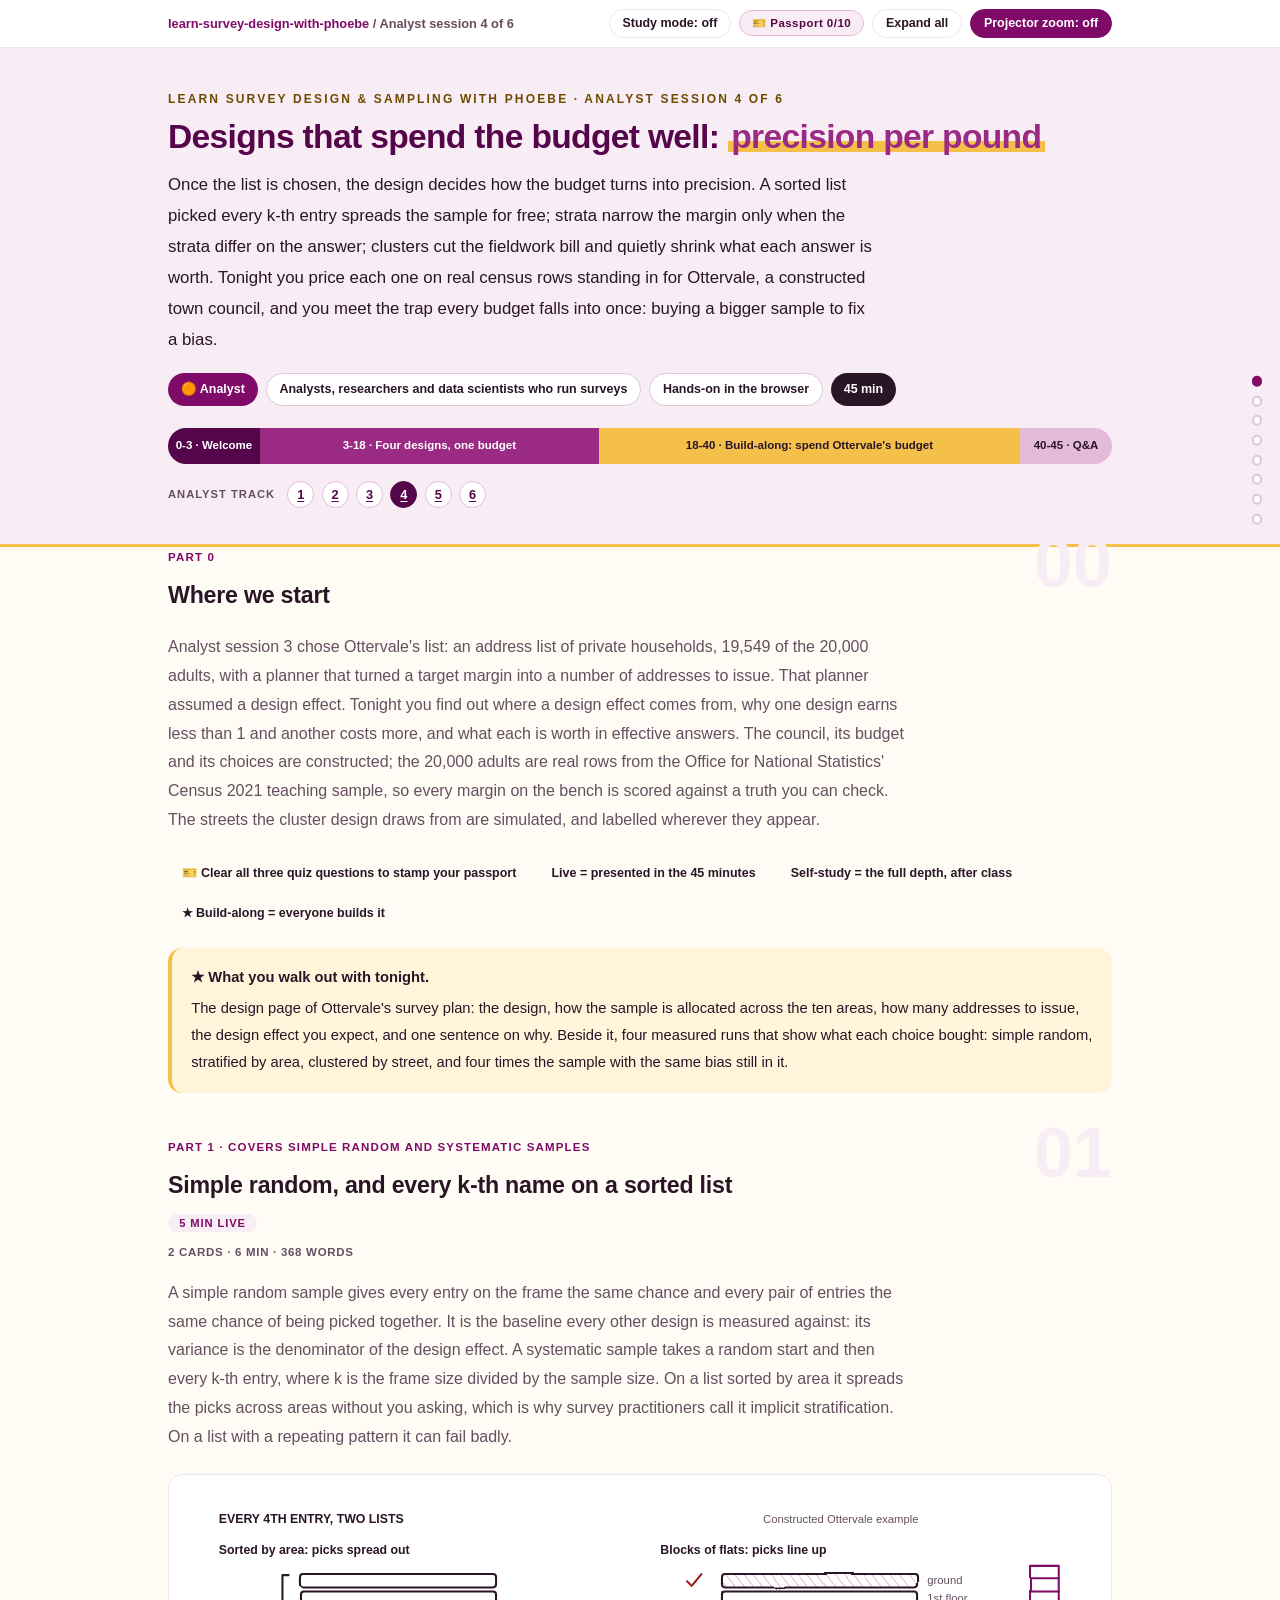
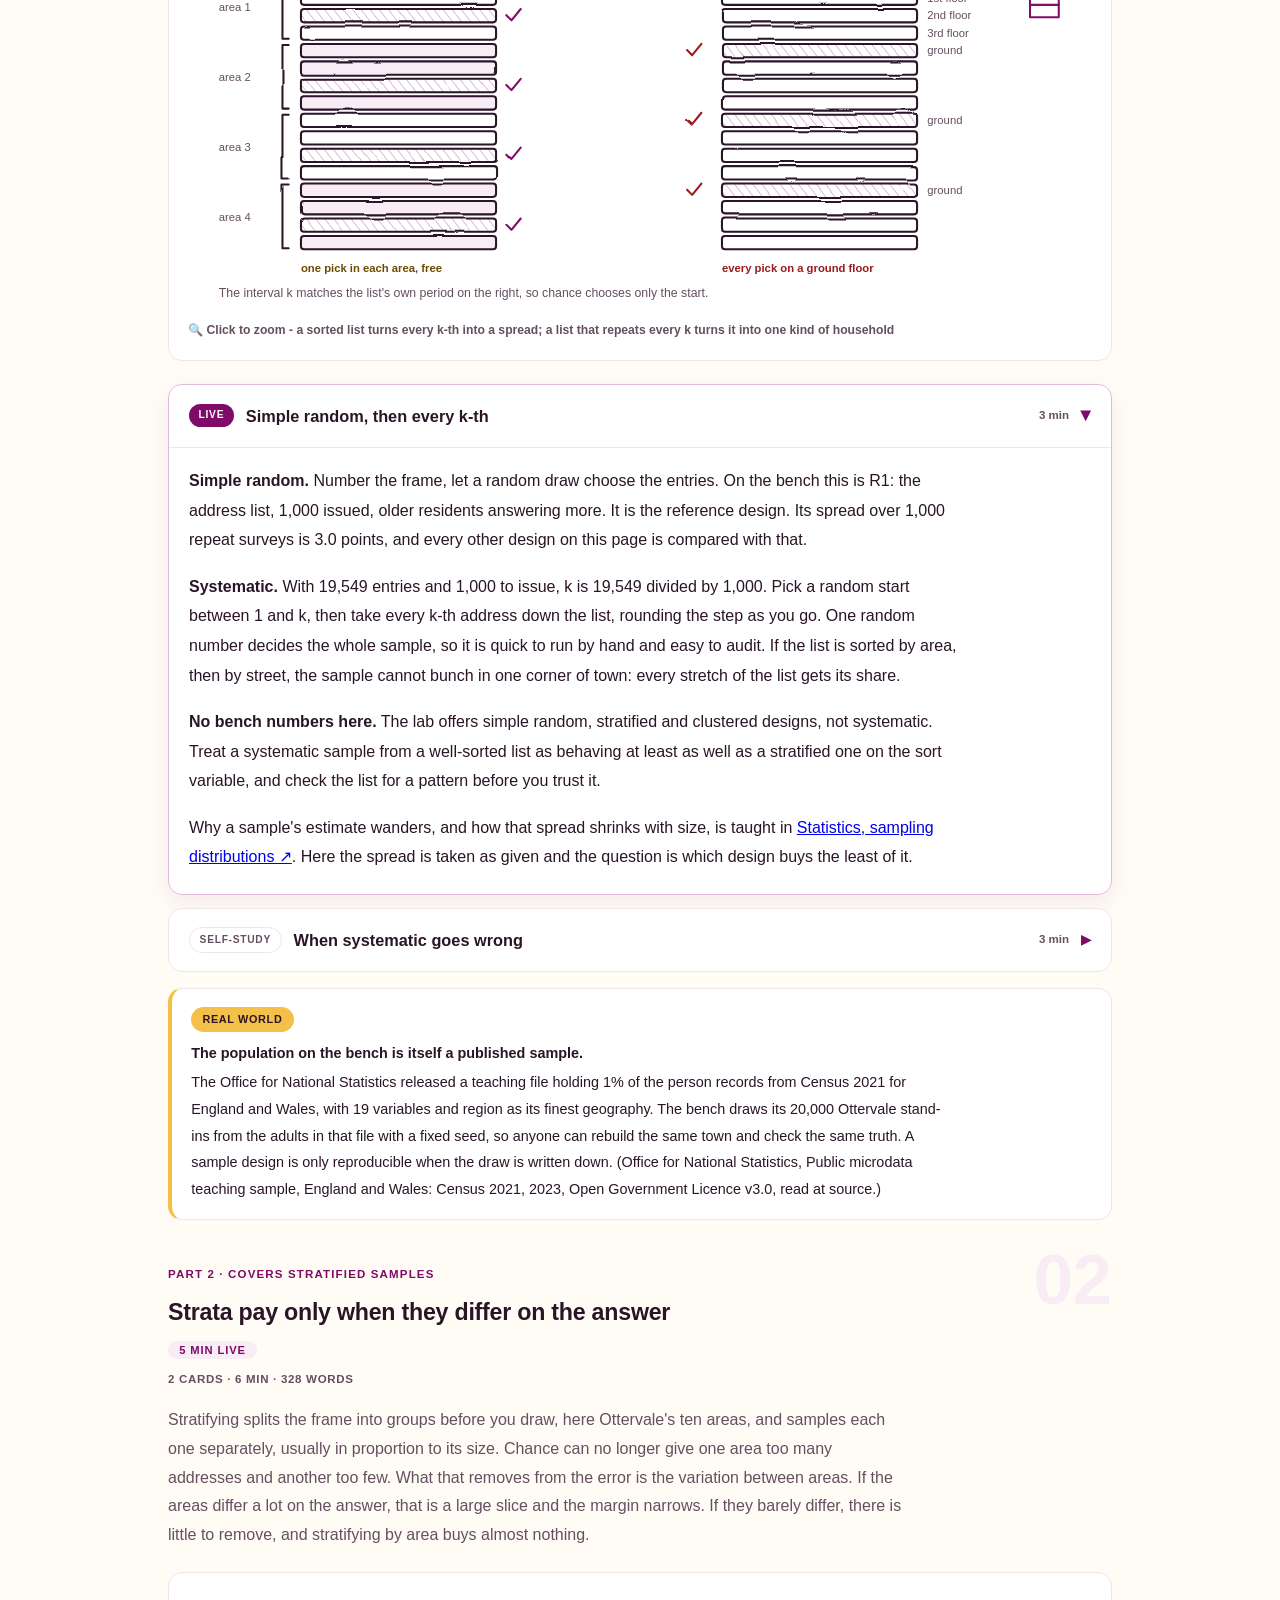
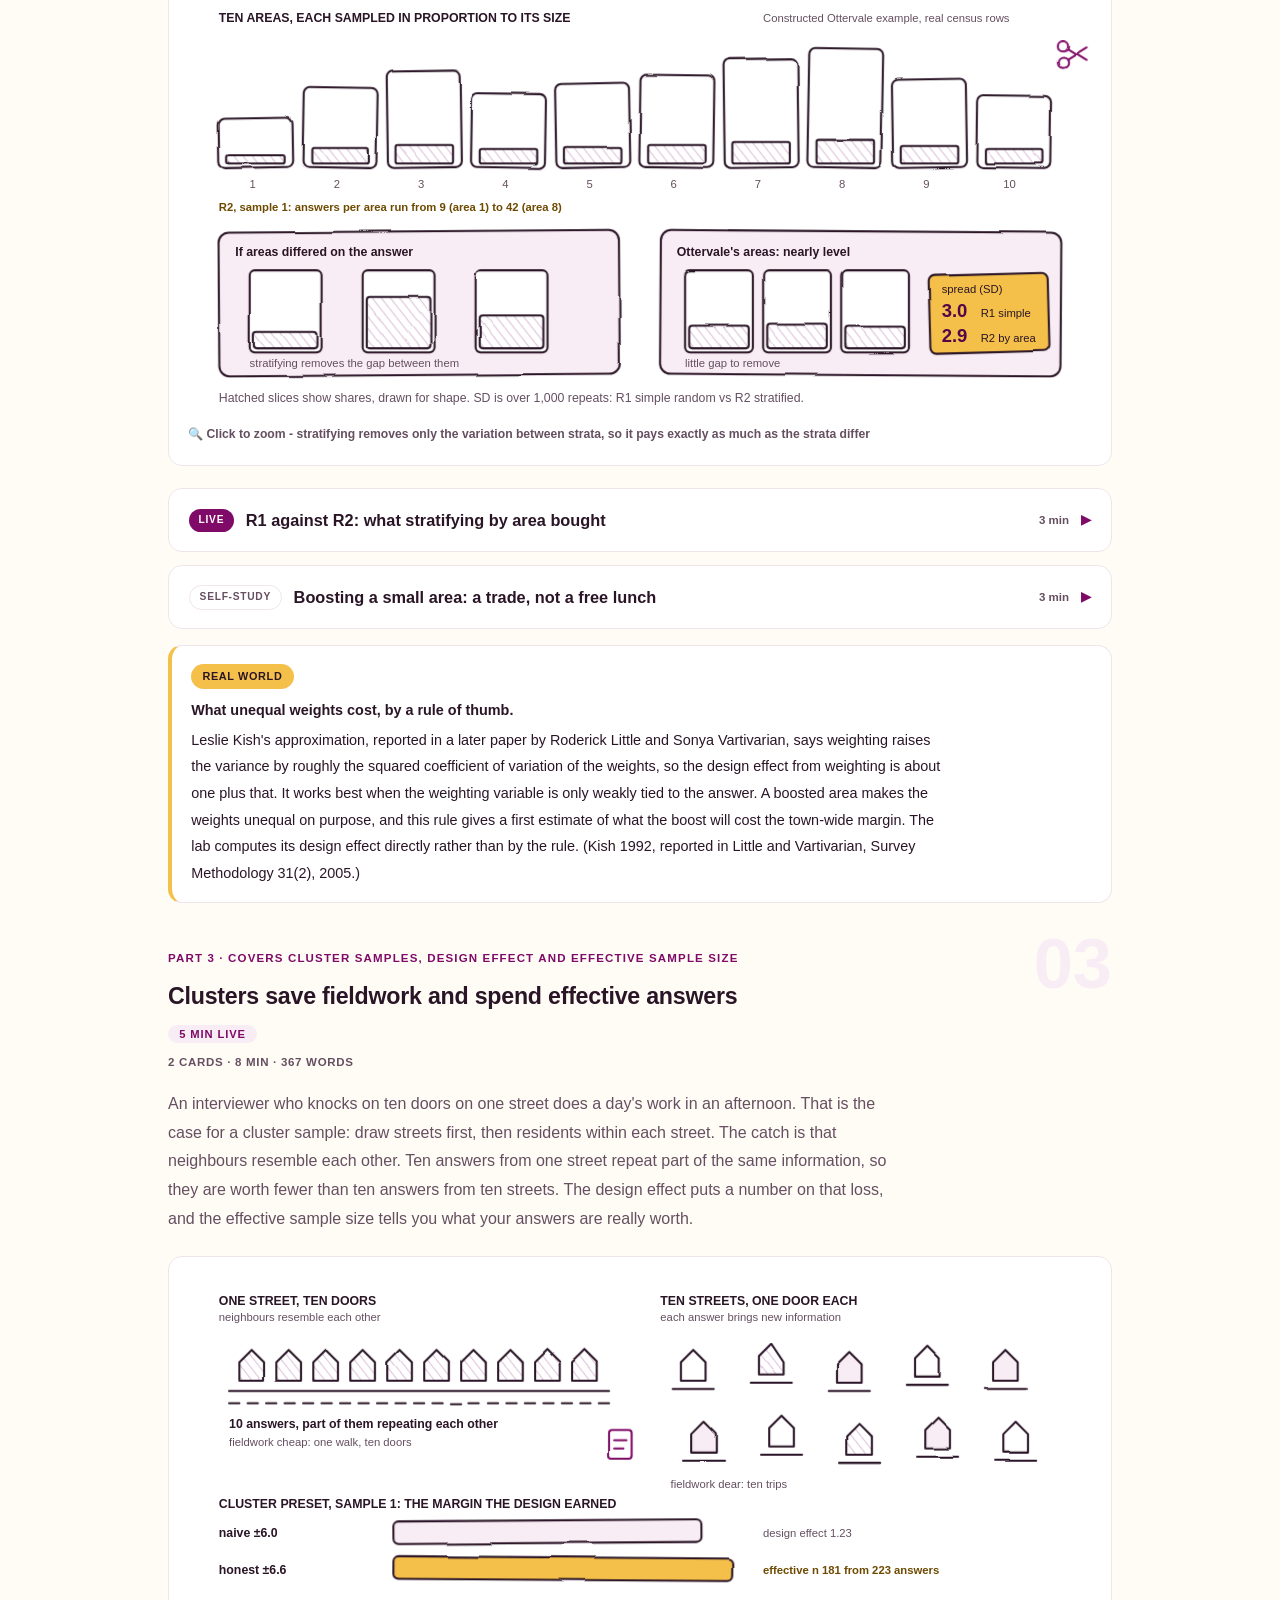
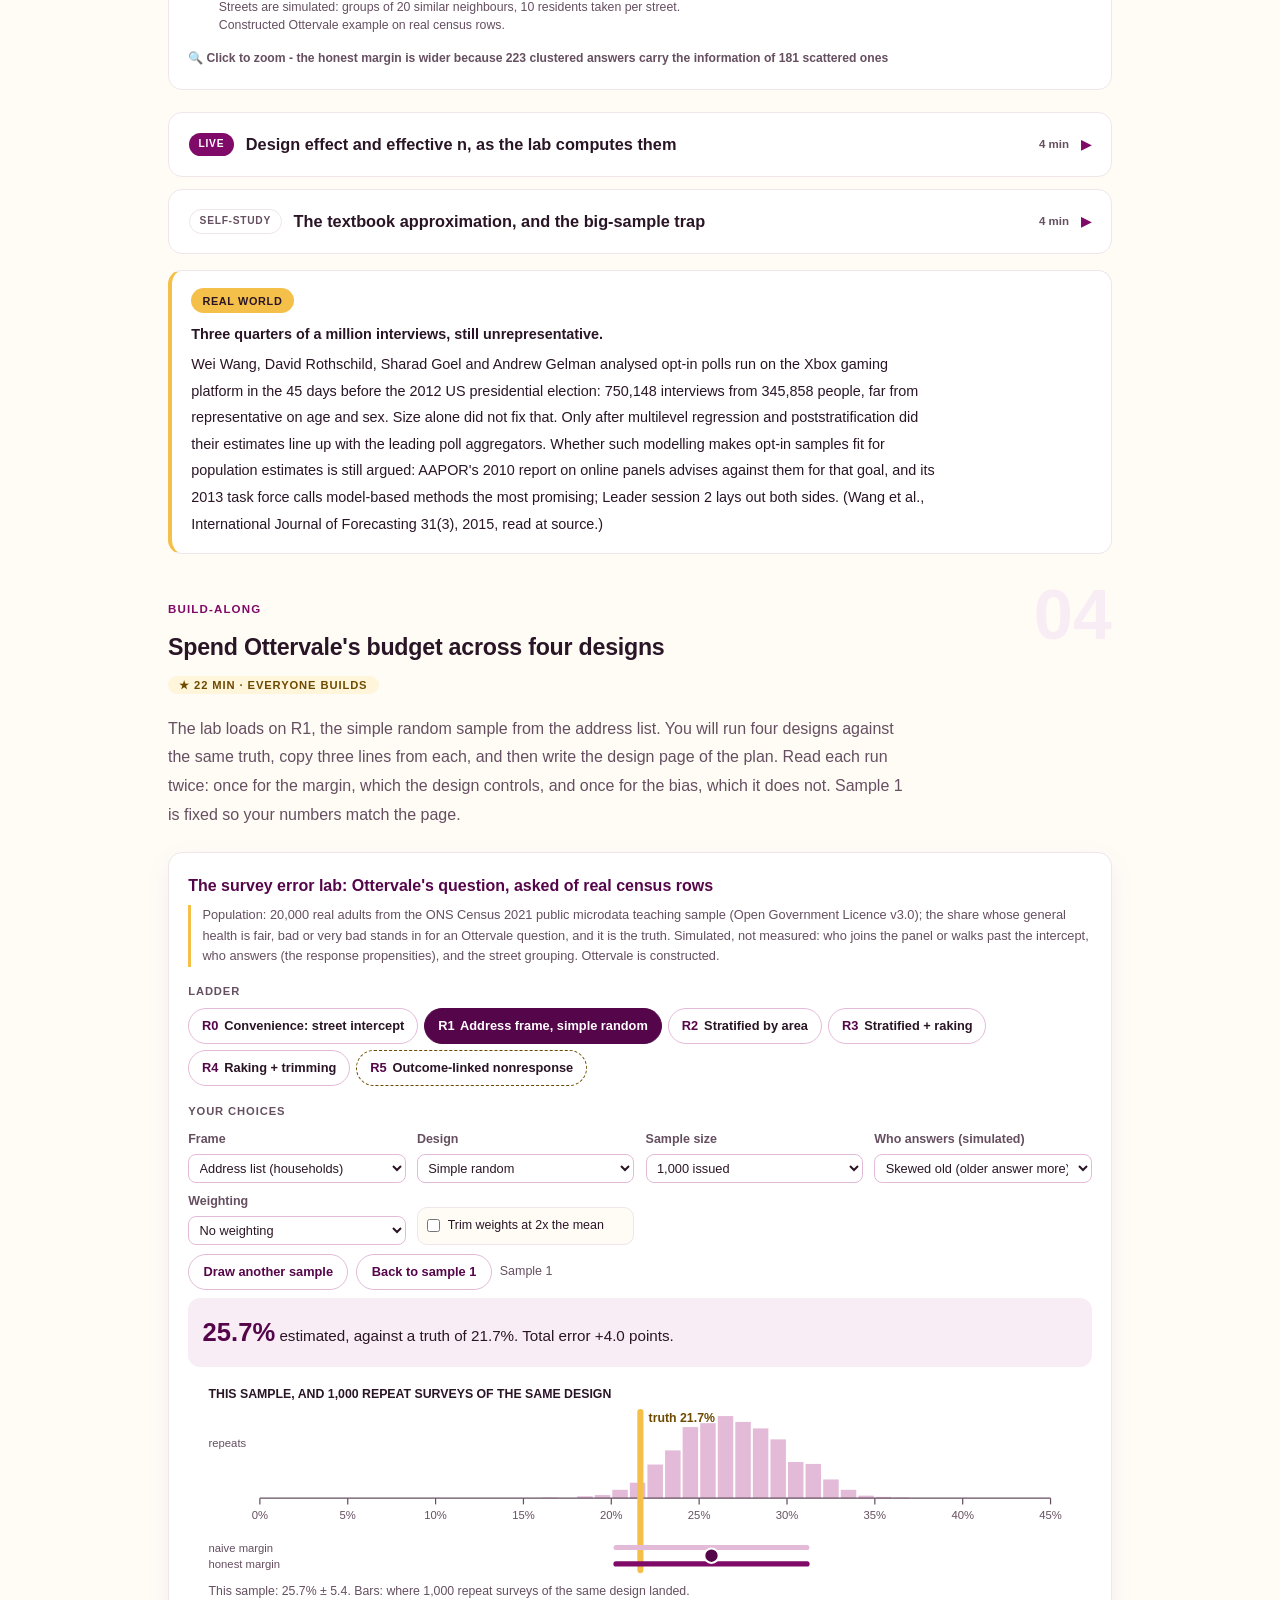
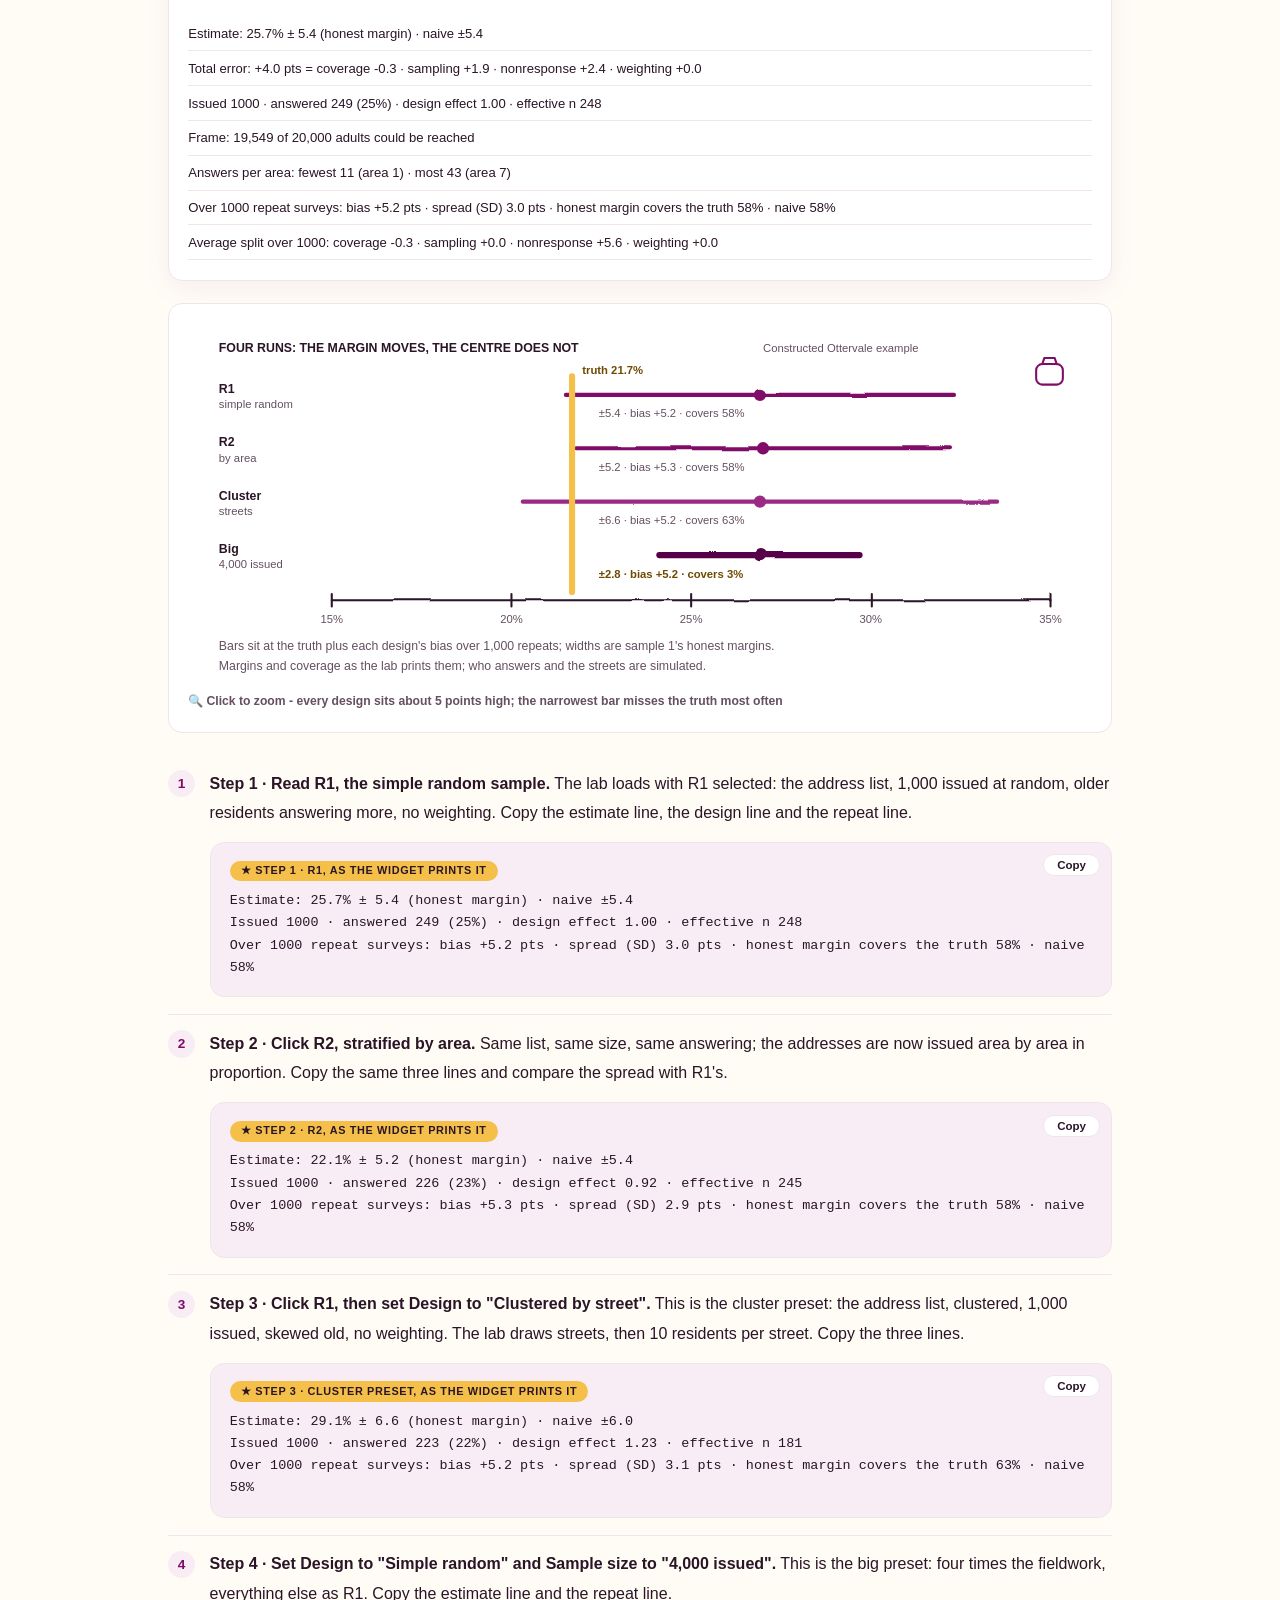
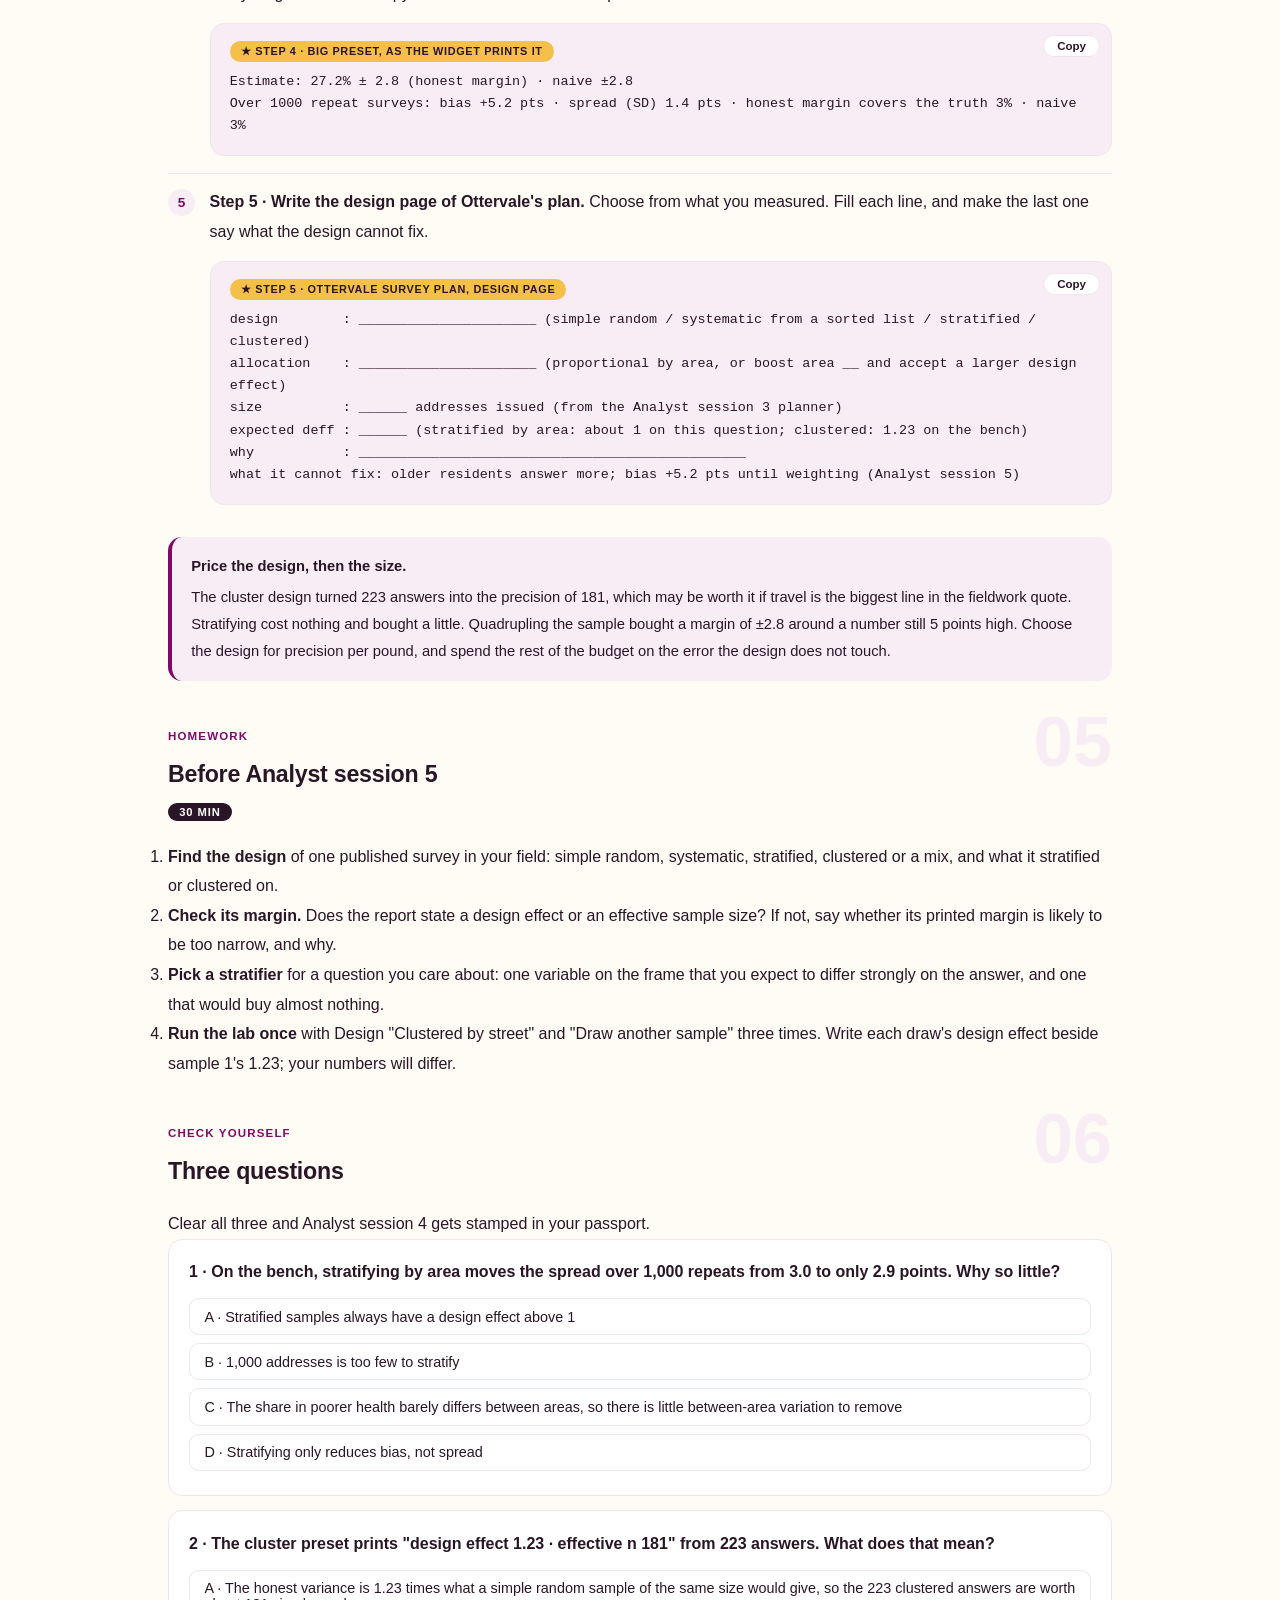
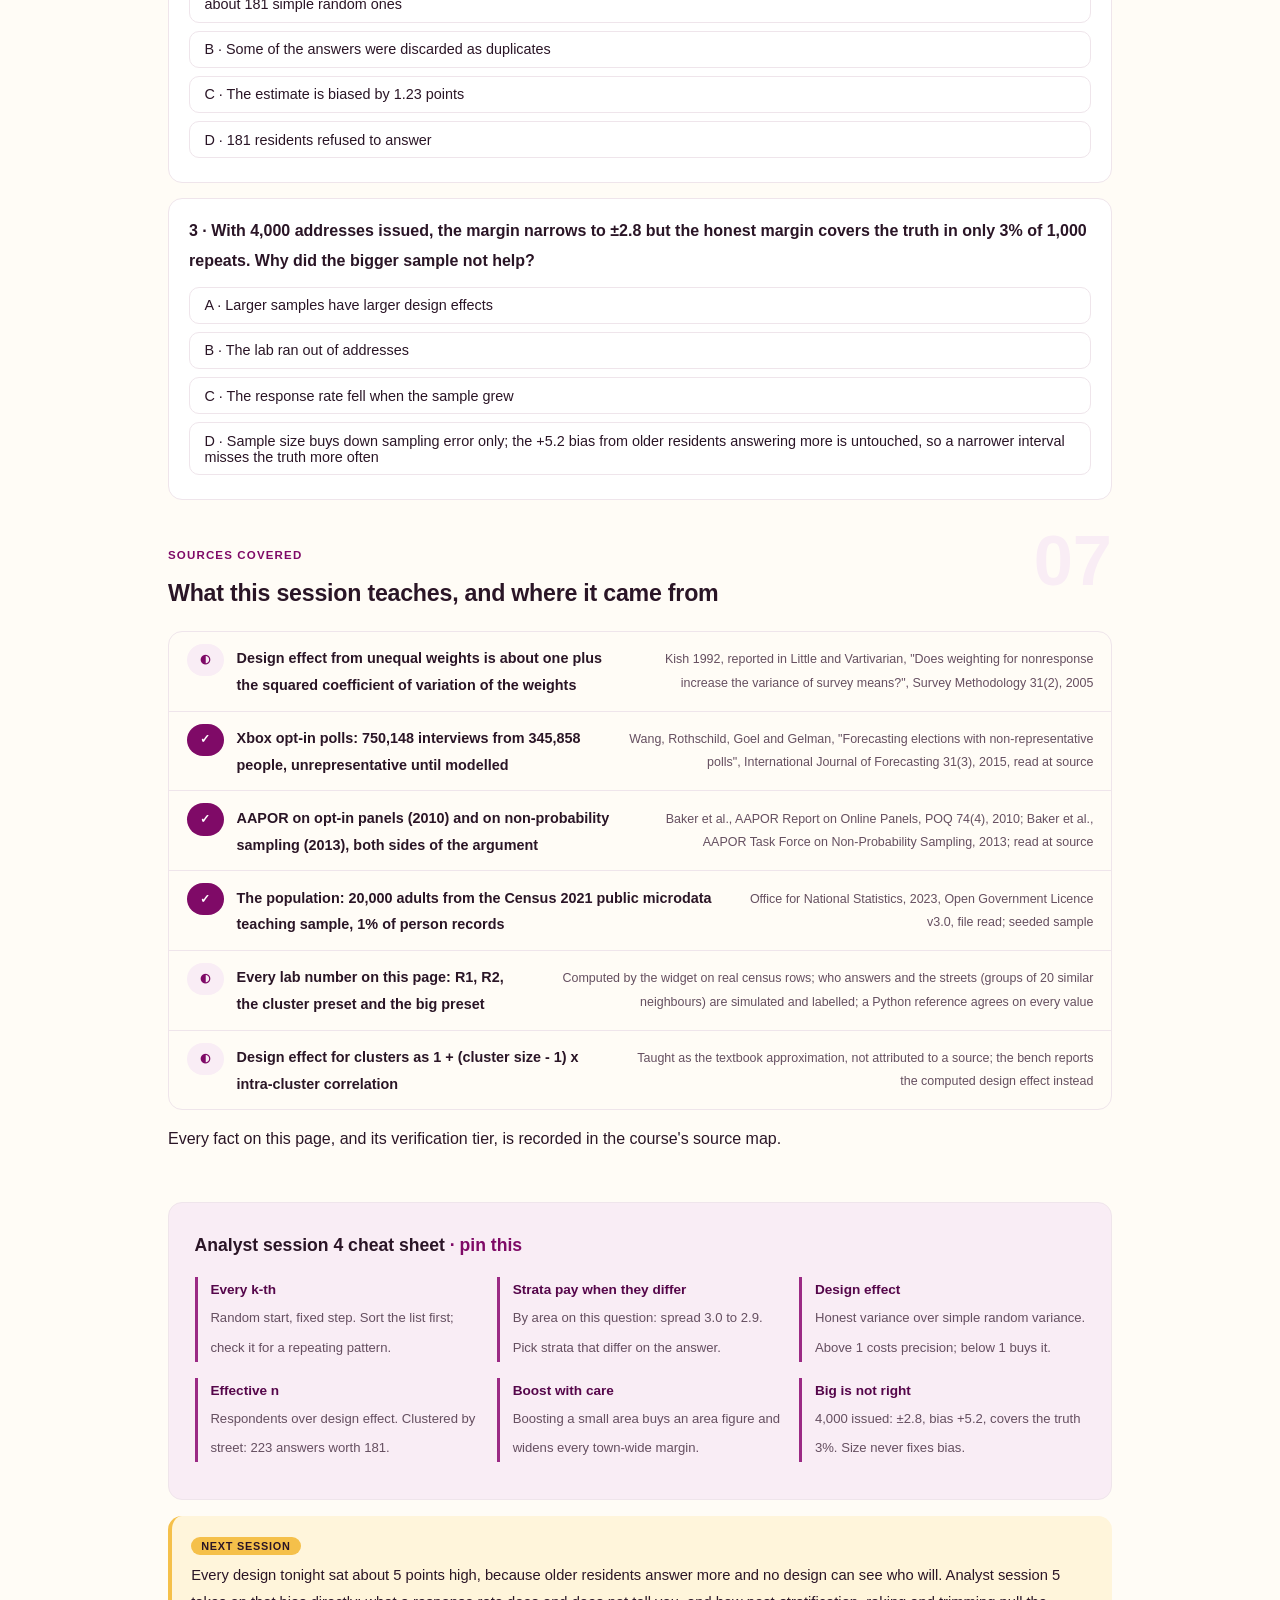
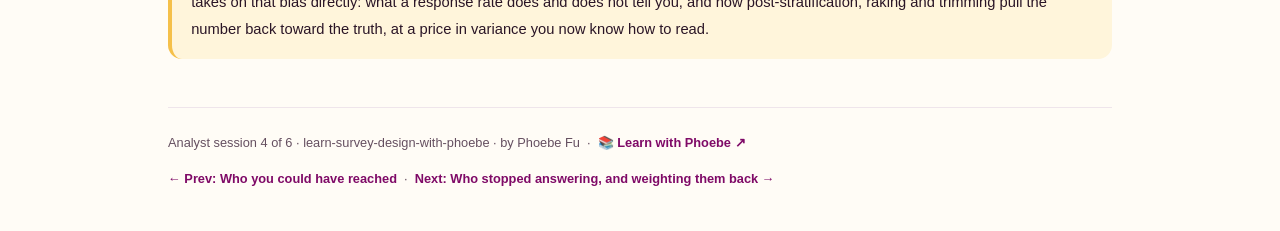
<file: courses/a4-designs-that-spend-the-budget-well.html>
<!DOCTYPE html>
<html lang="en">
<head>
<meta charset="UTF-8">
<meta name="viewport" content="width=device-width, initial-scale=1.0">
<!-- social:start -->
<meta name="description" content="Analyst session 4 of 6. Designs that spend the budget well: simple random, systematic, stratified and cluster samples, the design effect and the effective sample size, scored on real census rows for the constructed town of Ottervale.">
<meta property="og:type" content="article">
<meta property="og:site_name" content="Learn with Phoebe">
<meta property="og:title" content="Designs that spend the budget well - learn survey design and sampling with phoebe">
<meta property="og:description" content="Analyst session 4 of 6. Stratify when areas differ, cluster when fieldwork costs, and never buy a bigger sample to fix a bias.">
<meta property="og:url" content="https://phoebefu6.github.io/learn-survey-design-with-phoebe/courses/a4-designs-that-spend-the-budget-well.html">
<meta property="og:image" content="https://phoebefu6.github.io/learn-survey-design-with-phoebe/assets/og-cover.png">
<meta property="og:image:width" content="1200">
<meta property="og:image:height" content="630">
<meta name="twitter:card" content="summary_large_image">
<meta name="twitter:title" content="Designs that spend the budget well - learn survey design and sampling with phoebe">
<meta name="twitter:description" content="Analyst session 4 of 6. The design effect tells you how many answers your design is really worth.">
<meta name="twitter:image" content="https://phoebefu6.github.io/learn-survey-design-with-phoebe/assets/og-cover.png">
<!-- social:end -->
<title>Analyst session 4 · Designs that spend the budget well - learn survey design and sampling with phoebe</title>
<link rel="stylesheet" href="../assets/style.css?v=2">
</head>
<body>

<div class="toolbar">
  <div class="wrap">
    <span class="crumb"><a href="../index.html">learn-survey-design-with-phoebe</a> / Analyst session 4 of 6</span>
    <button class="btn" id="toggle-all" type="button">Expand all</button>
    <button class="btn primary" id="zoom-toggle" type="button">Projector zoom: off</button>
  </div>
</div>

<header class="masthead">
  <div class="wrap">
    <div class="eyebrow">Learn Survey Design &amp; Sampling with Phoebe · Analyst session 4 of 6</div>
    <h1>Designs that spend the budget well: <span class="accent">precision per pound</span></h1>
    <p class="sub">Once the list is chosen, the design decides how the budget turns into precision. A sorted list picked every k-th entry spreads the sample for free; strata narrow the margin only when the strata differ on the answer; clusters cut the fieldwork bill and quietly shrink what each answer is worth. Tonight you price each one on real census rows standing in for Ottervale, a constructed town council, and you meet the trap every budget falls into once: buying a bigger sample to fix a bias.</p>
    <div class="chip-row">
      <span class="chip level">🟠 Analyst</span>
      <span class="chip audience">Analysts, researchers and data scientists who run surveys</span>
      <span class="chip audience">Hands-on in the browser</span>
      <span class="chip time">45 min</span>
    </div>
    <div class="agenda">
      <span class="a1" style="flex:1">0-3 · Welcome</span>
      <span class="a2" style="flex:4">3-18 · Four designs, one budget</span>
      <span class="a3" style="flex:5">18-40 · Build-along: spend Ottervale's budget</span>
      <span class="a4" style="flex:1">40-45 · Q&amp;A</span>
    </div>
  </div>
</header>

<main class="wrap">

  <section class="section" id="intro">
    <div class="section-kicker">
      <span class="klabel">Part 0</span>
      <h2>Where we start</h2>
    </div>
    <p class="lede">Analyst session 3 chose Ottervale's list: an address list of private households, 19,549 of the 20,000 adults, with a planner that turned a target margin into a number of addresses to issue. That planner assumed a design effect. Tonight you find out where a design effect comes from, why one design earns less than 1 and another costs more, and what each is worth in effective answers. The council, its budget and its choices are constructed; the 20,000 adults are real rows from the Office for National Statistics' Census 2021 teaching sample, so every margin on the bench is scored against a truth you can check. The streets the cluster design draws from are simulated, and labelled wherever they appear.</p>

    <div class="legend">
      <span class="pill">🎫 Clear all three quiz questions to stamp your passport</span>
      <span class="pill">Live = presented in the 45 minutes</span>
      <span class="pill">Self-study = the full depth, after class</span>
      <span class="pill">★ Build-along = everyone builds it</span>
    </div>

    <div class="callout win">
      <p><strong>★ What you walk out with tonight.</strong> The design page of Ottervale's survey plan: the design, how the sample is allocated across the ten areas, how many addresses to issue, the design effect you expect, and one sentence on why. Beside it, four measured runs that show what each choice bought: simple random, stratified by area, clustered by street, and four times the sample with the same bias still in it.</p>
    </div>
  </section>

  <section class="section" id="part-1">
    <div class="section-kicker">
      <span class="klabel">Part 1 · covers simple random and systematic samples</span>
      <h2>Simple random, and every k-th name on a sorted list</h2>
      <span class="tag concept">5 min live</span>
    </div>
    <p class="lede">A simple random sample gives every entry on the frame the same chance and every pair of entries the same chance of being picked together. It is the baseline every other design is measured against: its variance is the denominator of the design effect. A systematic sample takes a random start and then every k-th entry, where k is the frame size divided by the sample size. On a list sorted by area it spreads the picks across areas without you asking, which is why survey practitioners call it implicit stratification. On a list with a repeating pattern it can fail badly.</p>

    <figure class="zoomable">
      <svg viewBox="0 0 880 404" xmlns="http://www.w3.org/2000/svg" role="img" aria-label="Two hand-drawn lists of 16 addresses, each sampled by taking every fourth entry. Left: the list is sorted by area, four addresses per area, and the four picks land one in each area, spreading the sample for free. Right: the list runs through blocks of flats floor by floor, ground, first, second, third, repeating every four entries, so every pick lands on a ground-floor flat. Constructed Ottervale example.">
        <defs>
          <filter id="a4aSk" x="-3%" y="-3%" width="106%" height="106%"><feTurbulence type="fractalNoise" baseFrequency="0.02" numOctaves="2" seed="41" result="n"/><feDisplacementMap in="SourceGraphic" in2="n" scale="2.4" xChannelSelector="R" yChannelSelector="G"/></filter>
          <pattern id="a4aHc" patternUnits="userSpaceOnUse" width="7" height="7" patternTransform="rotate(-38)"><line x1="0" y1="0" x2="0" y2="7" stroke="#7F0A67" stroke-width="1" opacity=".5"/></pattern>
          <marker id="a4aAr" viewBox="0 0 10 10" refX="9" refY="5" markerWidth="8" markerHeight="8" orient="auto"><path d="M1 1 L9 5 L1 9" fill="none" stroke="#2A1526" stroke-width="1.6" stroke-linecap="round"/></marker>
        </defs>
        <style>
          .a4aH { font: 800 12px Inter, sans-serif; fill: #2A1526; }
          .a4aL { font: 600 12px Inter, sans-serif; fill: #2A1526; }
          .a4aS { font: 400 11px Inter, sans-serif; fill: #654F60; }
          .a4aB { font: 800 11px Inter, sans-serif; fill: #6E4A00; }
          .a4aN { font: 400 12px Inter, sans-serif; fill: #654F60; }
          .a4aR { font: 800 11px Inter, sans-serif; fill: #991B1B; }
        </style>

        <text class="a4aH" x="30" y="28">EVERY 4TH ENTRY, TWO LISTS</text>
        <text class="a4aS" x="560" y="28">Constructed Ottervale example</text>
        <text class="a4aL" x="30" y="58">Sorted by area: picks spread out</text>
        <text class="a4aL" x="460" y="58">Blocks of flats: picks line up</text>

        <g filter="url(#a4aSk)" fill="none" stroke="#2A1526" stroke-width="2" stroke-linecap="round" stroke-linejoin="round">
          <!-- left list: 16 rows, picks at rows 3, 7, 11, 15 -->
          <rect x="110" y="78" width="190" height="13" rx="3" fill="#FFFFFF"/>
          <rect x="110" y="95" width="190" height="13" rx="3" fill="#FFFFFF"/>
          <rect x="110" y="112" width="190" height="13" rx="3" fill="url(#a4aHc)"/>
          <rect x="110" y="129" width="190" height="13" rx="3" fill="#FFFFFF"/>
          <rect x="110" y="146" width="190" height="13" rx="3" fill="#F9EDF5"/>
          <rect x="110" y="163" width="190" height="13" rx="3" fill="#F9EDF5"/>
          <rect x="110" y="180" width="190" height="13" rx="3" fill="url(#a4aHc)"/>
          <rect x="110" y="197" width="190" height="13" rx="3" fill="#F9EDF5"/>
          <rect x="110" y="214" width="190" height="13" rx="3" fill="#FFFFFF"/>
          <rect x="110" y="231" width="190" height="13" rx="3" fill="#FFFFFF"/>
          <rect x="110" y="248" width="190" height="13" rx="3" fill="url(#a4aHc)"/>
          <rect x="110" y="265" width="190" height="13" rx="3" fill="#FFFFFF"/>
          <rect x="110" y="282" width="190" height="13" rx="3" fill="#F9EDF5"/>
          <rect x="110" y="299" width="190" height="13" rx="3" fill="#F9EDF5"/>
          <rect x="110" y="316" width="190" height="13" rx="3" fill="url(#a4aHc)"/>
          <rect x="110" y="333" width="190" height="13" rx="3" fill="#F9EDF5"/>
          <!-- area brackets -->
          <path d="M98 79 L92 79 L92 141 L98 141"/>
          <path d="M98 147 L92 147 L92 209 L98 209"/>
          <path d="M98 215 L92 215 L92 277 L98 277"/>
          <path d="M98 283 L92 283 L92 345 L98 345"/>
          <!-- ticks -->
          <path d="M310 118 L315 123 L324 112" stroke="#7F0A67"/>
          <path d="M310 186 L315 191 L324 180" stroke="#7F0A67"/>
          <path d="M310 254 L315 259 L324 248" stroke="#7F0A67"/>
          <path d="M310 322 L315 327 L324 316" stroke="#7F0A67"/>

          <!-- right list: 16 rows, floors repeat every 4, picks at rows 1, 5, 9, 13 -->
          <rect x="520" y="78" width="190" height="13" rx="3" fill="url(#a4aHc)"/>
          <rect x="520" y="95" width="190" height="13" rx="3" fill="#FFFFFF"/>
          <rect x="520" y="112" width="190" height="13" rx="3" fill="#FFFFFF"/>
          <rect x="520" y="129" width="190" height="13" rx="3" fill="#FFFFFF"/>
          <rect x="520" y="146" width="190" height="13" rx="3" fill="url(#a4aHc)"/>
          <rect x="520" y="163" width="190" height="13" rx="3" fill="#FFFFFF"/>
          <rect x="520" y="180" width="190" height="13" rx="3" fill="#FFFFFF"/>
          <rect x="520" y="197" width="190" height="13" rx="3" fill="#FFFFFF"/>
          <rect x="520" y="214" width="190" height="13" rx="3" fill="url(#a4aHc)"/>
          <rect x="520" y="231" width="190" height="13" rx="3" fill="#FFFFFF"/>
          <rect x="520" y="248" width="190" height="13" rx="3" fill="#FFFFFF"/>
          <rect x="520" y="265" width="190" height="13" rx="3" fill="#FFFFFF"/>
          <rect x="520" y="282" width="190" height="13" rx="3" fill="url(#a4aHc)"/>
          <rect x="520" y="299" width="190" height="13" rx="3" fill="#FFFFFF"/>
          <rect x="520" y="316" width="190" height="13" rx="3" fill="#FFFFFF"/>
          <rect x="520" y="333" width="190" height="13" rx="3" fill="#FFFFFF"/>
          <path d="M486 84 L491 89 L500 78" stroke="#991B1B"/>
          <path d="M486 152 L491 157 L500 146" stroke="#991B1B"/>
          <path d="M486 220 L491 225 L500 214" stroke="#991B1B"/>
          <path d="M486 288 L491 293 L500 282" stroke="#991B1B"/>
          <!-- doodle: a stair-step block of flats -->
          <path d="M820 120 L820 70 L848 70 L848 120 Z" stroke="#7F0A67"/>
          <path d="M820 82 L848 82 M820 95 L848 95 M820 108 L848 108" stroke="#7F0A67"/>
        </g>

        <text class="a4aS" x="30" y="114">area 1</text>
        <text class="a4aS" x="30" y="182">area 2</text>
        <text class="a4aS" x="30" y="250">area 3</text>
        <text class="a4aS" x="30" y="318">area 4</text>

        <text class="a4aS" x="720" y="88">ground</text>
        <text class="a4aS" x="720" y="105">1st floor</text>
        <text class="a4aS" x="720" y="122">2nd floor</text>
        <text class="a4aS" x="720" y="139">3rd floor</text>
        <text class="a4aS" x="720" y="156">ground</text>
        <text class="a4aS" x="720" y="224">ground</text>
        <text class="a4aS" x="720" y="292">ground</text>

        <text class="a4aB" x="110" y="368">one pick in each area, free</text>
        <text class="a4aR" x="520" y="368">every pick on a ground floor</text>
        <text class="a4aN" x="30" y="392">The interval k matches the list's own period on the right, so chance chooses only the start.</text>
      </svg>
      <figcaption>🔍 Click to zoom - a sorted list turns every k-th into a spread; a list that repeats every k turns it into one kind of household</figcaption>
    </figure>

    <details class="card" open>
      <summary><span class="mode live">Live</span>Simple random, then every k-th<span class="mini">3 min</span><span class="caret">▶</span></summary>
      <div class="body">
        <p><strong>Simple random.</strong> Number the frame, let a random draw choose the entries. On the bench this is R1: the address list, 1,000 issued, older residents answering more. It is the reference design. Its spread over 1,000 repeat surveys is 3.0 points, and every other design on this page is compared with that.</p>
        <p><strong>Systematic.</strong> With 19,549 entries and 1,000 to issue, k is 19,549 divided by 1,000. Pick a random start between 1 and k, then take every k-th address down the list, rounding the step as you go. One random number decides the whole sample, so it is quick to run by hand and easy to audit. If the list is sorted by area, then by street, the sample cannot bunch in one corner of town: every stretch of the list gets its share.</p>
        <p><strong>No bench numbers here.</strong> The lab offers simple random, stratified and clustered designs, not systematic. Treat a systematic sample from a well-sorted list as behaving at least as well as a stratified one on the sort variable, and check the list for a pattern before you trust it.</p>
        <p>Why a sample's estimate wanders, and how that spread shrinks with size, is taught in <a href="https://phoebefu6.github.io/learn-statistics-with-phoebe/courses/a4-what-a-sample-can-say.html">Statistics, sampling distributions ↗</a>. Here the spread is taken as given and the question is which design buys the least of it.</p>
      </div>
    </details>

    <details class="card">
      <summary><span class="mode self">Self-study</span>When systematic goes wrong<span class="mini">3 min</span><span class="caret">▶</span></summary>
      <div class="body">
        <p>A systematic sample is only as random as the list's order. The failure is periodicity: the list repeats a pattern on a cycle that matches k, or divides into it. A housing register that runs through every block floor by floor, a staff list in teams of ten with the manager first, a delivery log with one row per weekday: in each, the random start chooses which kind of entry you get, and then you get only that kind.</p>
        <p>The check takes five minutes. Look at how the list is sorted. Read the first 50 entries and look for a cycle. If there is one, either re-sort the list on something meaningful (area, then street, then house number), or break the cycle by drawing a fresh random start every few hundred entries. Write the sort order into the methods statement: a reader cannot judge a systematic sample without it.</p>
      </div>
    </details>

    <div class="callout example">
      <span class="ex-pill">Real world</span>
      <p><strong>The population on the bench is itself a published sample.</strong> The Office for National Statistics released a teaching file holding 1% of the person records from Census 2021 for England and Wales, with 19 variables and region as its finest geography. The bench draws its 20,000 Ottervale stand-ins from the adults in that file with a fixed seed, so anyone can rebuild the same town and check the same truth. A sample design is only reproducible when the draw is written down. (Office for National Statistics, Public microdata teaching sample, England and Wales: Census 2021, 2023, Open Government Licence v3.0, read at source.)</p>
    </div>
  </section>

  <section class="section" id="part-2">
    <div class="section-kicker">
      <span class="klabel">Part 2 · covers stratified samples</span>
      <h2>Strata pay only when they differ on the answer</h2>
      <span class="tag concept">5 min live</span>
    </div>
    <p class="lede">Stratifying splits the frame into groups before you draw, here Ottervale's ten areas, and samples each one separately, usually in proportion to its size. Chance can no longer give one area too many addresses and another too few. What that removes from the error is the variation between areas. If the areas differ a lot on the answer, that is a large slice and the margin narrows. If they barely differ, there is little to remove, and stratifying by area buys almost nothing.</p>

    <figure class="zoomable">
      <svg viewBox="0 0 880 410" xmlns="http://www.w3.org/2000/svg" role="img" aria-label="Top: ten hand-drawn area boxes of different sizes, each with a hatched slice at the bottom showing the sample issued in proportion to its size. On R2, sample 1, answers per area run from 9 in area 1 to 42 in area 8. Bottom left: three areas whose levels differ sharply, where stratifying removes the gap between areas from the error. Bottom right: Ottervale's areas, whose share in poorer health is nearly level, so the spread over 1,000 repeats only moves from 3.0 points for simple random to 2.9 for stratified. Constructed Ottervale example on real census rows.">
        <defs>
          <filter id="a4bSk" x="-3%" y="-3%" width="106%" height="106%"><feTurbulence type="fractalNoise" baseFrequency="0.02" numOctaves="2" seed="43" result="n"/><feDisplacementMap in="SourceGraphic" in2="n" scale="2.4" xChannelSelector="R" yChannelSelector="G"/></filter>
          <pattern id="a4bHc" patternUnits="userSpaceOnUse" width="7" height="7" patternTransform="rotate(-38)"><line x1="0" y1="0" x2="0" y2="7" stroke="#7F0A67" stroke-width="1" opacity=".5"/></pattern>
          <marker id="a4bAr" viewBox="0 0 10 10" refX="9" refY="5" markerWidth="8" markerHeight="8" orient="auto"><path d="M1 1 L9 5 L1 9" fill="none" stroke="#2A1526" stroke-width="1.6" stroke-linecap="round"/></marker>
        </defs>
        <style>
          .a4bH { font: 800 12px Inter, sans-serif; fill: #2A1526; }
          .a4bL { font: 600 12px Inter, sans-serif; fill: #2A1526; }
          .a4bS { font: 400 11px Inter, sans-serif; fill: #654F60; }
          .a4bB { font: 800 11px Inter, sans-serif; fill: #6E4A00; }
          .a4bV { font: 800 18px Inter, sans-serif; fill: #55064A; }
          .a4bN { font: 400 12px Inter, sans-serif; fill: #654F60; }
        </style>

        <text class="a4bH" x="30" y="28">TEN AREAS, EACH SAMPLED IN PROPORTION TO ITS SIZE</text>
        <text class="a4bS" x="560" y="28">Constructed Ottervale example, real census rows</text>

        <g filter="url(#a4bSk)" fill="none" stroke="#2A1526" stroke-width="2" stroke-linecap="round" stroke-linejoin="round">
          <!-- ten area boxes, bottoms at y=170; heights stand for size (shape only) -->
          <rect x="30" y="122" width="72" height="48" rx="6" fill="#FFFFFF" transform="rotate(-1 66 146)"/>
          <rect x="112" y="92" width="72" height="78" rx="6" fill="#FFFFFF" transform="rotate(1 148 131)"/>
          <rect x="194" y="76" width="72" height="94" rx="6" fill="#FFFFFF" transform="rotate(-0.8 230 123)"/>
          <rect x="276" y="98" width="72" height="72" rx="6" fill="#FFFFFF" transform="rotate(0.9 312 134)"/>
          <rect x="358" y="88" width="72" height="82" rx="6" fill="#FFFFFF" transform="rotate(-1 394 129)"/>
          <rect x="440" y="80" width="72" height="90" rx="6" fill="#FFFFFF" transform="rotate(0.8 476 125)"/>
          <rect x="522" y="64" width="72" height="106" rx="6" fill="#FFFFFF" transform="rotate(-0.7 558 117)"/>
          <rect x="604" y="54" width="72" height="116" rx="6" fill="#FFFFFF" transform="rotate(1 640 112)"/>
          <rect x="686" y="84" width="72" height="86" rx="6" fill="#FFFFFF" transform="rotate(-0.9 722 127)"/>
          <rect x="768" y="100" width="72" height="70" rx="6" fill="#FFFFFF" transform="rotate(0.7 804 135)"/>
          <!-- proportional sample slices -->
          <rect x="38" y="158" width="56" height="8" rx="2" fill="url(#a4bHc)"/>
          <rect x="120" y="151" width="56" height="15" rx="2" fill="url(#a4bHc)"/>
          <rect x="202" y="148" width="56" height="18" rx="2" fill="url(#a4bHc)"/>
          <rect x="284" y="152" width="56" height="14" rx="2" fill="url(#a4bHc)"/>
          <rect x="366" y="150" width="56" height="16" rx="2" fill="url(#a4bHc)"/>
          <rect x="448" y="148" width="56" height="18" rx="2" fill="url(#a4bHc)"/>
          <rect x="530" y="145" width="56" height="21" rx="2" fill="url(#a4bHc)"/>
          <rect x="612" y="143" width="56" height="23" rx="2" fill="url(#a4bHc)"/>
          <rect x="694" y="149" width="56" height="17" rx="2" fill="url(#a4bHc)"/>
          <rect x="776" y="152" width="56" height="14" rx="2" fill="url(#a4bHc)"/>

          <!-- bottom left panel: areas that differ -->
          <rect x="30" y="232" width="390" height="140" rx="10" fill="#F9EDF5" transform="rotate(-0.4 225 302)"/>
          <rect x="60" y="270" width="70" height="80" rx="5" fill="#FFFFFF"/>
          <rect x="170" y="270" width="70" height="80" rx="5" fill="#FFFFFF"/>
          <rect x="280" y="270" width="70" height="80" rx="5" fill="#FFFFFF"/>
          <rect x="64" y="330" width="62" height="16" rx="3" fill="url(#a4bHc)"/>
          <rect x="174" y="296" width="62" height="50" rx="3" fill="url(#a4bHc)"/>
          <rect x="284" y="314" width="62" height="32" rx="3" fill="url(#a4bHc)"/>

          <!-- bottom right panel: Ottervale's areas, nearly level -->
          <rect x="460" y="232" width="390" height="140" rx="10" fill="#F9EDF5" transform="rotate(0.4 655 302)"/>
          <rect x="484" y="270" width="66" height="80" rx="5" fill="#FFFFFF"/>
          <rect x="560" y="270" width="66" height="80" rx="5" fill="#FFFFFF"/>
          <rect x="636" y="270" width="66" height="80" rx="5" fill="#FFFFFF"/>
          <rect x="488" y="324" width="58" height="22" rx="3" fill="url(#a4bHc)"/>
          <rect x="564" y="322" width="58" height="24" rx="3" fill="url(#a4bHc)"/>
          <rect x="640" y="325" width="58" height="21" rx="3" fill="url(#a4bHc)"/>
          <rect x="722" y="274" width="116" height="76" rx="6" fill="#F5C04A" transform="rotate(-1.5 780 312)"/>
          <!-- doodle: a pair of scissors cutting the frame -->
          <circle cx="852" cy="52" r="5" stroke="#7F0A67"/>
          <circle cx="852" cy="68" r="5" stroke="#7F0A67"/>
          <path d="M856 55 L874 66 M856 65 L874 54" stroke="#7F0A67"/>
        </g>

        <text class="a4bS" x="60" y="190">1</text>
        <text class="a4bS" x="142" y="190">2</text>
        <text class="a4bS" x="224" y="190">3</text>
        <text class="a4bS" x="306" y="190">4</text>
        <text class="a4bS" x="388" y="190">5</text>
        <text class="a4bS" x="470" y="190">6</text>
        <text class="a4bS" x="552" y="190">7</text>
        <text class="a4bS" x="634" y="190">8</text>
        <text class="a4bS" x="716" y="190">9</text>
        <text class="a4bS" x="794" y="190">10</text>
        <text class="a4bB" x="30" y="212">R2, sample 1: answers per area run from 9 (area 1) to 42 (area 8)</text>

        <text class="a4bL" x="46" y="256">If areas differed on the answer</text>
        <text class="a4bS" x="60" y="364">stratifying removes the gap between them</text>
        <text class="a4bL" x="476" y="256">Ottervale's areas: nearly level</text>
        <text class="a4bS" x="484" y="364">little gap to remove</text>
        <text class="a4bS" style="fill:#2A1526" x="734" y="292">spread (SD)</text>
        <text class="a4bV" x="734" y="316">3.0</text>
        <text class="a4bS" style="fill:#2A1526" x="772" y="316">R1 simple</text>
        <text class="a4bV" x="734" y="340">2.9</text>
        <text class="a4bS" style="fill:#2A1526" x="772" y="340">R2 by area</text>

        <text class="a4bN" x="30" y="398">Hatched slices show shares, drawn for shape. SD is over 1,000 repeats: R1 simple random vs R2 stratified.</text>
      </svg>
      <figcaption>🔍 Click to zoom - stratifying removes only the variation between strata, so it pays exactly as much as the strata differ</figcaption>
    </figure>

    <details class="card">
      <summary><span class="mode live">Live</span>R1 against R2: what stratifying by area bought<span class="mini">3 min</span><span class="caret">▶</span></summary>
      <div class="body">
        <p>R2 is R1 with one change: the 1,000 addresses are issued area by area in proportion to each area's size. Over 1,000 repeat surveys, the spread falls from 3.0 points to 2.9. The bias does not move: about +5.2 for R1 and +5.3 for R2, because older residents still answer more and nothing in the design touches that.</p>
        <p>Why so little? The bench's truth is the share of adults in fair, bad or very bad health, and that share barely differs between Ottervale's ten areas (the nine English regions and Wales, standing in). With little difference between strata, there is little between-area variation for stratifying to remove. On a question where areas genuinely differ, say how far each area is from the bus depot, the same design would narrow the margin much more.</p>
        <p>On sample 1, R2's design effect prints as 0.92 and its effective n as 245 from 226 answers: better than a simple random sample of the same size. Read that as one draw where chance helped as well as the design. The repeat line, 2.9 against 3.0, is the design's real record.</p>
      </div>
    </details>

    <details class="card">
      <summary><span class="mode self">Self-study</span>Boosting a small area: a trade, not a free lunch<span class="mini">3 min</span><span class="caret">▶</span></summary>
      <div class="body">
        <p>On R2's sample 1, area 1 returns only 9 answers. If the council needs a number for area 1 on its own, 9 answers cannot carry it. Disproportionate allocation fixes that: issue more addresses in area 1 than its share of the town, so it returns enough answers to report.</p>
        <p>The price comes at the town level. Area 1's residents are now over-represented, so each one must be weighted down to put the town back in proportion, and unequal weights widen the margin of every town-wide estimate. You buy a usable area figure with a larger design effect overall. The lab has no boost option, so there is no bench number for the size of that cost; your numbers will differ with how hard you boost. Decide which estimate the decision rests on, the town or the area, and allocate for that one.</p>
      </div>
    </details>

    <div class="callout example">
      <span class="ex-pill">Real world</span>
      <p><strong>What unequal weights cost, by a rule of thumb.</strong> Leslie Kish's approximation, reported in a later paper by Roderick Little and Sonya Vartivarian, says weighting raises the variance by roughly the squared coefficient of variation of the weights, so the design effect from weighting is about one plus that. It works best when the weighting variable is only weakly tied to the answer. A boosted area makes the weights unequal on purpose, and this rule gives a first estimate of what the boost will cost the town-wide margin. The lab computes its design effect directly rather than by the rule. (Kish 1992, reported in Little and Vartivarian, Survey Methodology 31(2), 2005.)</p>
    </div>
  </section>

  <section class="section" id="part-3">
    <div class="section-kicker">
      <span class="klabel">Part 3 · covers cluster samples, design effect and effective sample size</span>
      <h2>Clusters save fieldwork and spend effective answers</h2>
      <span class="tag concept">5 min live</span>
    </div>
    <p class="lede">An interviewer who knocks on ten doors on one street does a day's work in an afternoon. That is the case for a cluster sample: draw streets first, then residents within each street. The catch is that neighbours resemble each other. Ten answers from one street repeat part of the same information, so they are worth fewer than ten answers from ten streets. The design effect puts a number on that loss, and the effective sample size tells you what your answers are really worth.</p>

    <figure class="zoomable">
      <svg viewBox="0 0 880 352" xmlns="http://www.w3.org/2000/svg" role="img" aria-label="Top left: ten hand-drawn houses in a row on one street, all hatched alike, because neighbours resemble each other. Top right: ten houses on ten different streets, filled in different ways, each bringing new information. Bottom: on the cluster preset, sample 1, the naive margin is plus or minus 6.0 points and the honest margin plus or minus 6.6, with a design effect of 1.23 and an effective sample of 181 from 223 answers. Streets are simulated. Constructed Ottervale example.">
        <defs>
          <filter id="a4cSk" x="-3%" y="-3%" width="106%" height="106%"><feTurbulence type="fractalNoise" baseFrequency="0.02" numOctaves="2" seed="47" result="n"/><feDisplacementMap in="SourceGraphic" in2="n" scale="2.4" xChannelSelector="R" yChannelSelector="G"/></filter>
          <pattern id="a4cHc" patternUnits="userSpaceOnUse" width="7" height="7" patternTransform="rotate(-38)"><line x1="0" y1="0" x2="0" y2="7" stroke="#7F0A67" stroke-width="1" opacity=".5"/></pattern>
          <marker id="a4cAr" viewBox="0 0 10 10" refX="9" refY="5" markerWidth="8" markerHeight="8" orient="auto"><path d="M1 1 L9 5 L1 9" fill="none" stroke="#2A1526" stroke-width="1.6" stroke-linecap="round"/></marker>
        </defs>
        <style>
          .a4cH { font: 800 12px Inter, sans-serif; fill: #2A1526; }
          .a4cL { font: 600 12px Inter, sans-serif; fill: #2A1526; }
          .a4cS { font: 400 11px Inter, sans-serif; fill: #654F60; }
          .a4cB { font: 800 11px Inter, sans-serif; fill: #6E4A00; }
          .a4cN { font: 400 12px Inter, sans-serif; fill: #654F60; }
        </style>

        <text class="a4cH" x="30" y="28">ONE STREET, TEN DOORS</text>
        <text class="a4cS" x="30" y="44">neighbours resemble each other</text>
        <text class="a4cH" x="460" y="28">TEN STREETS, ONE DOOR EACH</text>
        <text class="a4cS" x="460" y="44">each answer brings new information</text>

        <g filter="url(#a4cSk)" fill="none" stroke="#2A1526" stroke-width="2" stroke-linecap="round" stroke-linejoin="round">
          <!-- one street, ten alike houses -->
          <path d="M50 102 L50 84 L62 72 L74 84 L74 102 Z" fill="url(#a4cHc)"/>
          <path d="M86 102 L86 84 L98 72 L110 84 L110 102 Z" fill="url(#a4cHc)"/>
          <path d="M122 102 L122 84 L134 72 L146 84 L146 102 Z" fill="url(#a4cHc)"/>
          <path d="M158 102 L158 84 L170 72 L182 84 L182 102 Z" fill="url(#a4cHc)"/>
          <path d="M194 102 L194 84 L206 72 L218 84 L218 102 Z" fill="url(#a4cHc)"/>
          <path d="M230 102 L230 84 L242 72 L254 84 L254 102 Z" fill="url(#a4cHc)"/>
          <path d="M266 102 L266 84 L278 72 L290 84 L290 102 Z" fill="url(#a4cHc)"/>
          <path d="M302 102 L302 84 L314 72 L326 84 L326 102 Z" fill="url(#a4cHc)"/>
          <path d="M338 102 L338 84 L350 72 L362 84 L362 102 Z" fill="url(#a4cHc)"/>
          <path d="M374 102 L374 84 L386 72 L398 84 L398 102 Z" fill="url(#a4cHc)"/>
          <path d="M40 112 L410 112"/>
          <path d="M40 124 L410 124" stroke-dasharray="10 8"/>
          <!-- ten streets, mixed houses, two rows of five -->
          <path d="M480 102 L480 84 L492 72 L504 84 L504 102 Z" fill="#FFFFFF"/>
          <path d="M472 110 L512 110"/>
          <path d="M556 96 L556 78 L568 66 L580 84 L580 96 Z" fill="url(#a4cHc)"/>
          <path d="M548 104 L588 104"/>
          <path d="M632 104 L632 86 L644 74 L656 86 L656 104 Z" fill="#F9EDF5"/>
          <path d="M624 112 L664 112"/>
          <path d="M708 98 L708 80 L720 68 L732 80 L732 98 Z" fill="#FFFFFF"/>
          <path d="M700 106 L740 106"/>
          <path d="M784 102 L784 84 L796 72 L808 84 L808 102 Z" fill="#F9EDF5"/>
          <path d="M776 110 L816 110"/>
          <path d="M490 172 L490 154 L502 142 L514 154 L514 172 Z" fill="#F9EDF5"/>
          <path d="M482 180 L522 180"/>
          <path d="M566 166 L566 148 L578 136 L590 148 L590 166 Z" fill="#FFFFFF"/>
          <path d="M558 174 L598 174"/>
          <path d="M642 174 L642 156 L654 144 L666 156 L666 174 Z" fill="url(#a4cHc)"/>
          <path d="M634 182 L674 182"/>
          <path d="M718 168 L718 150 L730 138 L742 150 L742 168 Z" fill="#F9EDF5"/>
          <path d="M710 176 L750 176"/>
          <path d="M794 172 L794 154 L806 142 L818 154 L818 172 Z" fill="#FFFFFF"/>
          <path d="M786 180 L826 180"/>
          <!-- margins -->
          <rect x="200" y="238" width="300" height="22" rx="5" fill="#F9EDF5" transform="rotate(-0.4 350 249)"/>
          <rect x="200" y="274" width="330" height="22" rx="5" fill="#F5C04A" transform="rotate(0.4 365 285)"/>
          <!-- doodle: a clipboard -->
          <rect x="410" y="150" width="22" height="28" rx="3" stroke="#7F0A67"/>
          <path d="M415 160 L427 160 M415 168 L424 168" stroke="#7F0A67"/>
        </g>

        <text class="a4cL" x="40" y="148">10 answers, part of them repeating each other</text>
        <text class="a4cS" x="40" y="166">fieldwork cheap: one walk, ten doors</text>
        <text class="a4cS" x="470" y="206">fieldwork dear: ten trips</text>

        <text class="a4cH" x="30" y="226">CLUSTER PRESET, SAMPLE 1: THE MARGIN THE DESIGN EARNED</text>
        <text class="a4cL" x="30" y="254">naive ±6.0</text>
        <text class="a4cL" x="30" y="290">honest ±6.6</text>
        <text class="a4cS" x="560" y="254">design effect 1.23</text>
        <text class="a4cB" x="560" y="290">effective n 181 from 223 answers</text>

        <text class="a4cN" x="30" y="326">Streets are simulated: groups of 20 similar neighbours, 10 residents taken per street.</text>
        <text class="a4cN" x="30" y="344">Constructed Ottervale example on real census rows.</text>
      </svg>
      <figcaption>🔍 Click to zoom - the honest margin is wider because 223 clustered answers carry the information of 181 scattered ones</figcaption>
    </figure>

    <details class="card">
      <summary><span class="mode live">Live</span>Design effect and effective n, as the lab computes them<span class="mini">4 min</span><span class="caret">▶</span></summary>
      <div class="body">
        <p><strong>Design effect</strong> = the honest variance of your estimate divided by the variance a simple random sample with the same number of answers would have had. Above 1, the design cost you precision. Below 1, it bought you some.</p>
        <p><strong>Effective sample size</strong> = respondents divided by the design effect. It answers the question every budget holder should ask: how many simple random answers is this design really worth?</p>
        <p>The cluster preset is R1 with the design switched to "Clustered by street": the address list, 1,000 issued, older residents answering more, no weighting. On sample 1, 223 answer, the design effect is 1.23 and the effective n is 181. The naive margin a calculator would print is ±6.0; the honest margin, computed from the actual spread between streets, is ±6.6. Over 1,000 repeats the honest margin covers the truth 63% of the time and the naive one 58%. Neither reaches 95%, because the bias is still +5.2: clustering changes the variance, and nonresponse is untouched.</p>
      </div>
    </details>

    <details class="card">
      <summary><span class="mode self">Self-study</span>The textbook approximation, and the big-sample trap<span class="mini">4 min</span><span class="caret">▶</span></summary>
      <div class="body">
        <p><strong>The textbook approximation.</strong> For equal-sized clusters, the design effect from clustering is approximately 1 + (cluster size - 1) x intra-cluster correlation, where the intra-cluster correlation measures how much more alike two people in the same cluster are than two people drawn at random. It shows why a small correlation still matters: with 10 per street, even a modest correlation is multiplied by 9. Use it to plan before fieldwork, from a correlation you can defend. After fieldwork, compute the design effect from the data, as the lab does, and report that. Taking fewer residents per street and more streets lowers the cost in precision and raises the cost in travel; the right split depends on both prices.</p>
        <p><strong>The big-sample trap.</strong> Set the lab to simple random with 4,000 addresses issued, older residents still answering more, no weighting: the big preset. The margin narrows to ±2.8 and the spread over 1,000 repeats falls to 1.4 points. The bias stays at +5.2. A tight interval around the wrong centre covers the truth in 3% of repeats. Four times the budget bought a more confident wrong answer, because sample size buys down sampling error and nothing else. Analyst session 5 goes after the bias itself.</p>
      </div>
    </details>

    <div class="callout example">
      <span class="ex-pill">Real world</span>
      <p><strong>Three quarters of a million interviews, still unrepresentative.</strong> Wei Wang, David Rothschild, Sharad Goel and Andrew Gelman analysed opt-in polls run on the Xbox gaming platform in the 45 days before the 2012 US presidential election: 750,148 interviews from 345,858 people, far from representative on age and sex. Size alone did not fix that. Only after multilevel regression and poststratification did their estimates line up with the leading poll aggregators. Whether such modelling makes opt-in samples fit for population estimates is still argued: AAPOR's 2010 report on online panels advises against them for that goal, and its 2013 task force calls model-based methods the most promising; Leader session 2 lays out both sides. (Wang et al., International Journal of Forecasting 31(3), 2015, read at source.)</p>
    </div>
  </section>

  <section class="section" id="demo-1">
    <div class="section-kicker">
      <span class="klabel">Build-along</span>
      <h2>Spend Ottervale's budget across four designs</h2>
      <span class="tag demo">★ 22 min · everyone builds</span>
    </div>
    <p class="lede">The lab loads on R1, the simple random sample from the address list. You will run four designs against the same truth, copy three lines from each, and then write the design page of the plan. Read each run twice: once for the margin, which the design controls, and once for the bias, which it does not. Sample 1 is fixed so your numbers match the page.</p>

    <div class="svy-widget" data-rung="r1"></div>

    <figure class="zoomable">
      <svg viewBox="0 0 880 348" xmlns="http://www.w3.org/2000/svg" role="img" aria-label="A hand-drawn strip of four runs on a percentage scale from 15 to 35, with a marigold truth line at 21.7 percent. Each run is a bar centred at the truth plus the design's bias over 1,000 repeats, about 5 points above it, with the width of its sample 1 honest margin. R1 simple random: plus or minus 5.4, bias plus 5.2, covers 58 percent. R2 stratified: plus or minus 5.2, bias plus 5.3, covers 58 percent. Cluster preset: plus or minus 6.6, bias plus 5.2, covers 63 percent. Big preset with 4,000 issued: plus or minus 2.8, bias plus 5.2, covers 3 percent. Constructed Ottervale example.">
        <defs>
          <filter id="a4dSk" x="-3%" y="-3%" width="106%" height="106%"><feTurbulence type="fractalNoise" baseFrequency="0.02" numOctaves="2" seed="53" result="n"/><feDisplacementMap in="SourceGraphic" in2="n" scale="2.4" xChannelSelector="R" yChannelSelector="G"/></filter>
          <pattern id="a4dHc" patternUnits="userSpaceOnUse" width="7" height="7" patternTransform="rotate(-38)"><line x1="0" y1="0" x2="0" y2="7" stroke="#7F0A67" stroke-width="1" opacity=".5"/></pattern>
          <marker id="a4dAr" viewBox="0 0 10 10" refX="9" refY="5" markerWidth="8" markerHeight="8" orient="auto"><path d="M1 1 L9 5 L1 9" fill="none" stroke="#2A1526" stroke-width="1.6" stroke-linecap="round"/></marker>
        </defs>
        <style>
          .a4dH { font: 800 12px Inter, sans-serif; fill: #2A1526; }
          .a4dL { font: 600 12px Inter, sans-serif; fill: #2A1526; }
          .a4dS { font: 400 11px Inter, sans-serif; fill: #654F60; }
          .a4dB { font: 800 11px Inter, sans-serif; fill: #6E4A00; }
          .a4dN { font: 400 12px Inter, sans-serif; fill: #654F60; }
        </style>

        <text class="a4dH" x="30" y="28">FOUR RUNS: THE MARGIN MOVES, THE CENTRE DOES NOT</text>
        <text class="a4dS" x="560" y="28">Constructed Ottervale example</text>

        <g filter="url(#a4dSk)" fill="none" stroke="#2A1526" stroke-width="2" stroke-linecap="round" stroke-linejoin="round">
          <path d="M140 270 L840 270"/>
          <path d="M140 264 L140 276 M315 264 L315 276 M490 264 L490 276 M665 264 L665 276 M840 264 L840 276"/>
          <!-- R1: centre 26.9, ±5.4 -->
          <path d="M368 70 L746 70" stroke="#7F0A67" stroke-width="4"/>
          <circle cx="557" cy="70" r="5" fill="#7F0A67" stroke="#7F0A67"/>
          <!-- R2: centre 27.0, ±5.2 -->
          <path d="M378 122 L742 122" stroke="#7F0A67" stroke-width="4"/>
          <circle cx="560" cy="122" r="5" fill="#7F0A67" stroke="#7F0A67"/>
          <!-- cluster: centre 26.9, ±6.6 -->
          <path d="M326 174 L788 174" stroke="#9B2A84" stroke-width="4"/>
          <circle cx="557" cy="174" r="5" fill="#9B2A84" stroke="#9B2A84"/>
          <!-- big: centre 26.9, ±2.8 -->
          <path d="M459 226 L655 226" stroke="#55064A" stroke-width="6"/>
          <circle cx="557" cy="226" r="5" fill="#55064A" stroke="#55064A"/>
          <!-- doodle: a coin purse -->
          <rect x="826" y="40" width="26" height="20" rx="6" stroke="#7F0A67"/>
          <path d="M832 40 L834 34 L844 34 L846 40" stroke="#7F0A67"/>
        </g>
        <path d="M374 52 L374 262" stroke="#F5C04A" stroke-width="6" stroke-linecap="round" fill="none"/>

        <text class="a4dL" x="30" y="68">R1</text>
        <text class="a4dS" x="30" y="83">simple random</text>
        <text class="a4dL" x="30" y="120">R2</text>
        <text class="a4dS" x="30" y="135">by area</text>
        <text class="a4dL" x="30" y="172">Cluster</text>
        <text class="a4dS" x="30" y="187">streets</text>
        <text class="a4dL" x="30" y="224">Big</text>
        <text class="a4dS" x="30" y="239">4,000 issued</text>

        <text class="a4dS" x="400" y="92">±5.4 · bias +5.2 · covers 58%</text>
        <text class="a4dS" x="400" y="144">±5.2 · bias +5.3 · covers 58%</text>
        <text class="a4dS" x="400" y="196">±6.6 · bias +5.2 · covers 63%</text>
        <text class="a4dB" x="400" y="248">±2.8 · bias +5.2 · covers 3%</text>

        <text class="a4dS" x="315" y="292" text-anchor="middle">20%</text>
        <text class="a4dS" x="490" y="292" text-anchor="middle">25%</text>
        <text class="a4dS" x="665" y="292" text-anchor="middle">30%</text>
        <text class="a4dS" x="140" y="292" text-anchor="middle">15%</text>
        <text class="a4dS" x="840" y="292" text-anchor="middle">35%</text>
        <text class="a4dB" x="384" y="50">truth 21.7%</text>

        <text class="a4dN" x="30" y="318">Bars sit at the truth plus each design's bias over 1,000 repeats; widths are sample 1's honest margins.</text>
        <text class="a4dN" x="30" y="338">Margins and coverage as the lab prints them; who answers and the streets are simulated.</text>
      </svg>
      <figcaption>🔍 Click to zoom - every design sits about 5 points high; the narrowest bar misses the truth most often</figcaption>
    </figure>

    <div class="steps">
      <div class="step">
        <p><strong>Step 1 · Read R1, the simple random sample.</strong> The lab loads with R1 selected: the address list, 1,000 issued at random, older residents answering more, no weighting. Copy the estimate line, the design line and the repeat line.</p>
        <div class="prompt-box good"><span class="label">★ Step 1 · R1, as the widget prints it</span>Estimate: 25.7% ± 5.4 (honest margin) · naive ±5.4
Issued 1000 · answered 249 (25%) · design effect 1.00 · effective n 248
Over 1000 repeat surveys: bias +5.2 pts · spread (SD) 3.0 pts · honest margin covers the truth 58% · naive 58%</div>
      </div>
      <div class="step">
        <p><strong>Step 2 · Click R2, stratified by area.</strong> Same list, same size, same answering; the addresses are now issued area by area in proportion. Copy the same three lines and compare the spread with R1's.</p>
        <div class="prompt-box good"><span class="label">★ Step 2 · R2, as the widget prints it</span>Estimate: 22.1% ± 5.2 (honest margin) · naive ±5.4
Issued 1000 · answered 226 (23%) · design effect 0.92 · effective n 245
Over 1000 repeat surveys: bias +5.3 pts · spread (SD) 2.9 pts · honest margin covers the truth 58% · naive 58%</div>
      </div>
      <div class="step">
        <p><strong>Step 3 · Click R1, then set Design to "Clustered by street".</strong> This is the cluster preset: the address list, clustered, 1,000 issued, skewed old, no weighting. The lab draws streets, then 10 residents per street. Copy the three lines.</p>
        <div class="prompt-box good"><span class="label">★ Step 3 · cluster preset, as the widget prints it</span>Estimate: 29.1% ± 6.6 (honest margin) · naive ±6.0
Issued 1000 · answered 223 (22%) · design effect 1.23 · effective n 181
Over 1000 repeat surveys: bias +5.2 pts · spread (SD) 3.1 pts · honest margin covers the truth 63% · naive 58%</div>
      </div>
      <div class="step">
        <p><strong>Step 4 · Set Design to "Simple random" and Sample size to "4,000 issued".</strong> This is the big preset: four times the fieldwork, everything else as R1. Copy the estimate line and the repeat line.</p>
        <div class="prompt-box good"><span class="label">★ Step 4 · big preset, as the widget prints it</span>Estimate: 27.2% ± 2.8 (honest margin) · naive ±2.8
Over 1000 repeat surveys: bias +5.2 pts · spread (SD) 1.4 pts · honest margin covers the truth 3% · naive 3%</div>
      </div>
      <div class="step">
        <p><strong>Step 5 · Write the design page of Ottervale's plan.</strong> Choose from what you measured. Fill each line, and make the last one say what the design cannot fix.</p>
        <div class="prompt-box good"><span class="label">★ Step 5 · Ottervale survey plan, design page</span>design        : ______________________ (simple random / systematic from a sorted list / stratified / clustered)
allocation    : ______________________ (proportional by area, or boost area __ and accept a larger design effect)
size          : ______ addresses issued (from the Analyst session 3 planner)
expected deff : ______ (stratified by area: about 1 on this question; clustered: 1.23 on the bench)
why           : ________________________________________________
what it cannot fix: older residents answer more; bias +5.2 pts until weighting (Analyst session 5)</div>
      </div>
    </div>

    <div class="callout tip">
      <p><strong>Price the design, then the size.</strong> The cluster design turned 223 answers into the precision of 181, which may be worth it if travel is the biggest line in the fieldwork quote. Stratifying cost nothing and bought a little. Quadrupling the sample bought a margin of ±2.8 around a number still 5 points high. Choose the design for precision per pound, and spend the rest of the budget on the error the design does not touch.</p>
    </div>
  </section>

  <section class="section" id="exercise">
    <div class="section-kicker">
      <span class="klabel">Homework</span>
      <h2>Before Analyst session 5</h2>
      <span class="tag exercise">30 min</span>
    </div>
    <ol>
      <li><strong>Find the design</strong> of one published survey in your field: simple random, systematic, stratified, clustered or a mix, and what it stratified or clustered on.</li>
      <li><strong>Check its margin.</strong> Does the report state a design effect or an effective sample size? If not, say whether its printed margin is likely to be too narrow, and why.</li>
      <li><strong>Pick a stratifier</strong> for a question you care about: one variable on the frame that you expect to differ strongly on the answer, and one that would buy almost nothing.</li>
      <li><strong>Run the lab once</strong> with Design "Clustered by street" and "Draw another sample" three times. Write each draw's design effect beside sample 1's 1.23; your numbers will differ.</li>
    </ol>
  </section>

  <section class="section" id="quiz">
    <div class="section-kicker">
      <span class="klabel">Check yourself</span>
      <h2>Three questions</h2>
    </div>
    <p>Clear all three and Analyst session 4 gets stamped in your passport.</p>

    <div class="quiz-q" data-answer="2">
      <p class="qtext">1 · On the bench, stratifying by area moves the spread over 1,000 repeats from 3.0 to only 2.9 points. Why so little?</p>
      <button class="qopt" type="button">A · Stratified samples always have a design effect above 1</button>
      <button class="qopt" type="button">B · 1,000 addresses is too few to stratify</button>
      <button class="qopt" type="button">C · The share in poorer health barely differs between areas, so there is little between-area variation to remove</button>
      <button class="qopt" type="button">D · Stratifying only reduces bias, not spread</button>
      <p class="qwhy">Stratifying removes the variation between strata from the error. It pays as much as the strata differ on the answer, and Ottervale's areas are nearly level on this question.</p>
    </div>

    <div class="quiz-q" data-answer="0">
      <p class="qtext">2 · The cluster preset prints "design effect 1.23 · effective n 181" from 223 answers. What does that mean?</p>
      <button class="qopt" type="button">A · The honest variance is 1.23 times what a simple random sample of the same size would give, so the 223 clustered answers are worth about 181 simple random ones</button>
      <button class="qopt" type="button">B · Some of the answers were discarded as duplicates</button>
      <button class="qopt" type="button">C · The estimate is biased by 1.23 points</button>
      <button class="qopt" type="button">D · 181 residents refused to answer</button>
      <p class="qwhy">Design effect is honest variance over simple random variance; effective n is respondents divided by it. Neighbours resemble each other, so clustered answers repeat part of the same information.</p>
    </div>

    <div class="quiz-q" data-answer="3">
      <p class="qtext">3 · With 4,000 addresses issued, the margin narrows to ±2.8 but the honest margin covers the truth in only 3% of 1,000 repeats. Why did the bigger sample not help?</p>
      <button class="qopt" type="button">A · Larger samples have larger design effects</button>
      <button class="qopt" type="button">B · The lab ran out of addresses</button>
      <button class="qopt" type="button">C · The response rate fell when the sample grew</button>
      <button class="qopt" type="button">D · Sample size buys down sampling error only; the +5.2 bias from older residents answering more is untouched, so a narrower interval misses the truth more often</button>
      <p class="qwhy">Bias does not shrink with size. A tighter interval around the same wrong centre is more confident and more often wrong.</p>
    </div>

    <p class="quiz-score"></p>
  </section>

  <section class="section" id="official">
    <div class="section-kicker">
      <span class="klabel">Sources covered</span>
      <h2>What this session teaches, and where it came from</h2>
    </div>
    <div class="covered">
      <div class="covered-row"><span class="status pill light">◐</span><span class="name">Design effect from unequal weights is about one plus the squared coefficient of variation of the weights</span><span class="note">Kish 1992, reported in Little and Vartivarian, "Does weighting for nonresponse increase the variance of survey means?", Survey Methodology 31(2), 2005</span></div>
      <div class="covered-row"><span class="status pill solid">✓</span><span class="name">Xbox opt-in polls: 750,148 interviews from 345,858 people, unrepresentative until modelled</span><span class="note">Wang, Rothschild, Goel and Gelman, "Forecasting elections with non-representative polls", International Journal of Forecasting 31(3), 2015, read at source</span></div>
      <div class="covered-row"><span class="status pill solid">✓</span><span class="name">AAPOR on opt-in panels (2010) and on non-probability sampling (2013), both sides of the argument</span><span class="note">Baker et al., AAPOR Report on Online Panels, POQ 74(4), 2010; Baker et al., AAPOR Task Force on Non-Probability Sampling, 2013; read at source</span></div>
      <div class="covered-row"><span class="status pill solid">✓</span><span class="name">The population: 20,000 adults from the Census 2021 public microdata teaching sample, 1% of person records</span><span class="note">Office for National Statistics, 2023, Open Government Licence v3.0, file read; seeded sample</span></div>
      <div class="covered-row"><span class="status pill light">◐</span><span class="name">Every lab number on this page: R1, R2, the cluster preset and the big preset</span><span class="note">Computed by the widget on real census rows; who answers and the streets (groups of 20 similar neighbours) are simulated and labelled; a Python reference agrees on every value</span></div>
      <div class="covered-row"><span class="status pill light">◐</span><span class="name">Design effect for clusters as 1 + (cluster size - 1) x intra-cluster correlation</span><span class="note">Taught as the textbook approximation, not attributed to a source; the bench reports the computed design effect instead</span></div>
    </div>
    <p class="mono" style="margin-top:14px">Every fact on this page, and its verification tier, is recorded in the course's source map.</p>
  </section>

  <section class="cheat" id="cheatsheet">
    <h3>Analyst session 4 cheat sheet <span>· pin this</span></h3>
    <div class="grid-2">
      <div class="cheat-item"><b>Every k-th</b><span>Random start, fixed step. Sort the list first; check it for a repeating pattern.</span></div>
      <div class="cheat-item"><b>Strata pay when they differ</b><span>By area on this question: spread 3.0 to 2.9. Pick strata that differ on the answer.</span></div>
      <div class="cheat-item"><b>Design effect</b><span>Honest variance over simple random variance. Above 1 costs precision; below 1 buys it.</span></div>
      <div class="cheat-item"><b>Effective n</b><span>Respondents over design effect. Clustered by street: 223 answers worth 181.</span></div>
      <div class="cheat-item"><b>Boost with care</b><span>Boosting a small area buys an area figure and widens every town-wide margin.</span></div>
      <div class="cheat-item"><b>Big is not right</b><span>4,000 issued: ±2.8, bias +5.2, covers the truth 3%. Size never fixes bias.</span></div>
    </div>
  </section>

  <div class="callout next">
    <span class="nx-pill">Next session</span>
    <p>Every design tonight sat about 5 points high, because older residents answer more and no design can see who will. Analyst session 5 takes on that bias directly: what a response rate does and does not tell you, and how post-stratification, raking and trimming pull the number back toward the truth, at a price in variance you now know how to read.</p>
  </div>

  <footer class="pagefoot">
    <span>Analyst session 4 of 6 · learn-survey-design-with-phoebe · by Phoebe Fu &nbsp;·&nbsp; 📚 <a href="https://phoebefu6.github.io/learn-with-phoebe/">Learn with Phoebe ↗</a></span>
    <span><a href="a3-who-you-could-have-reached.html">← Prev: Who you could have reached</a> &nbsp;·&nbsp; <a href="a5-who-stopped-answering.html">Next: Who stopped answering, and weighting them back →</a></span>
  </footer>

</main>

<script src="../assets/svy-sample.js?v=1"></script>
<script src="../assets/svy-live.js?v=1"></script>
<script src="../assets/app.js?v=2"></script>
</body>
</html>
</file>
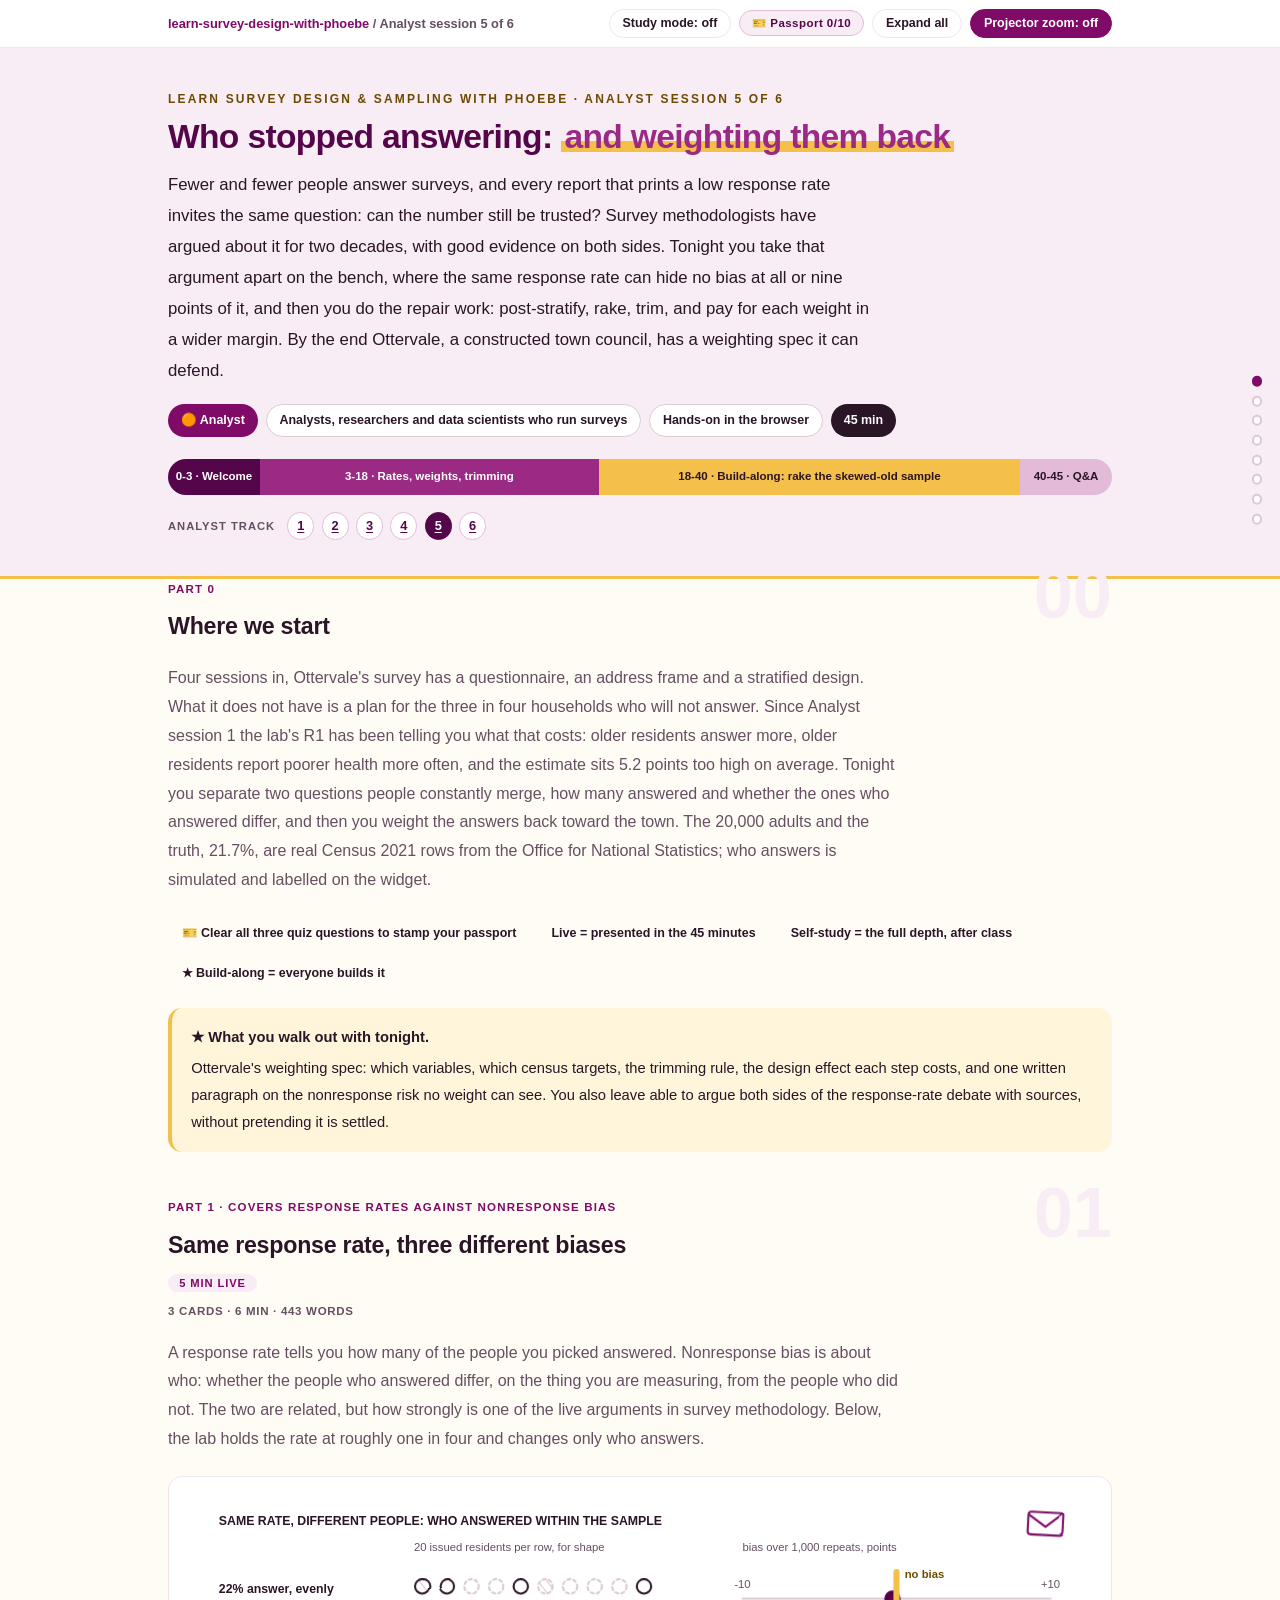
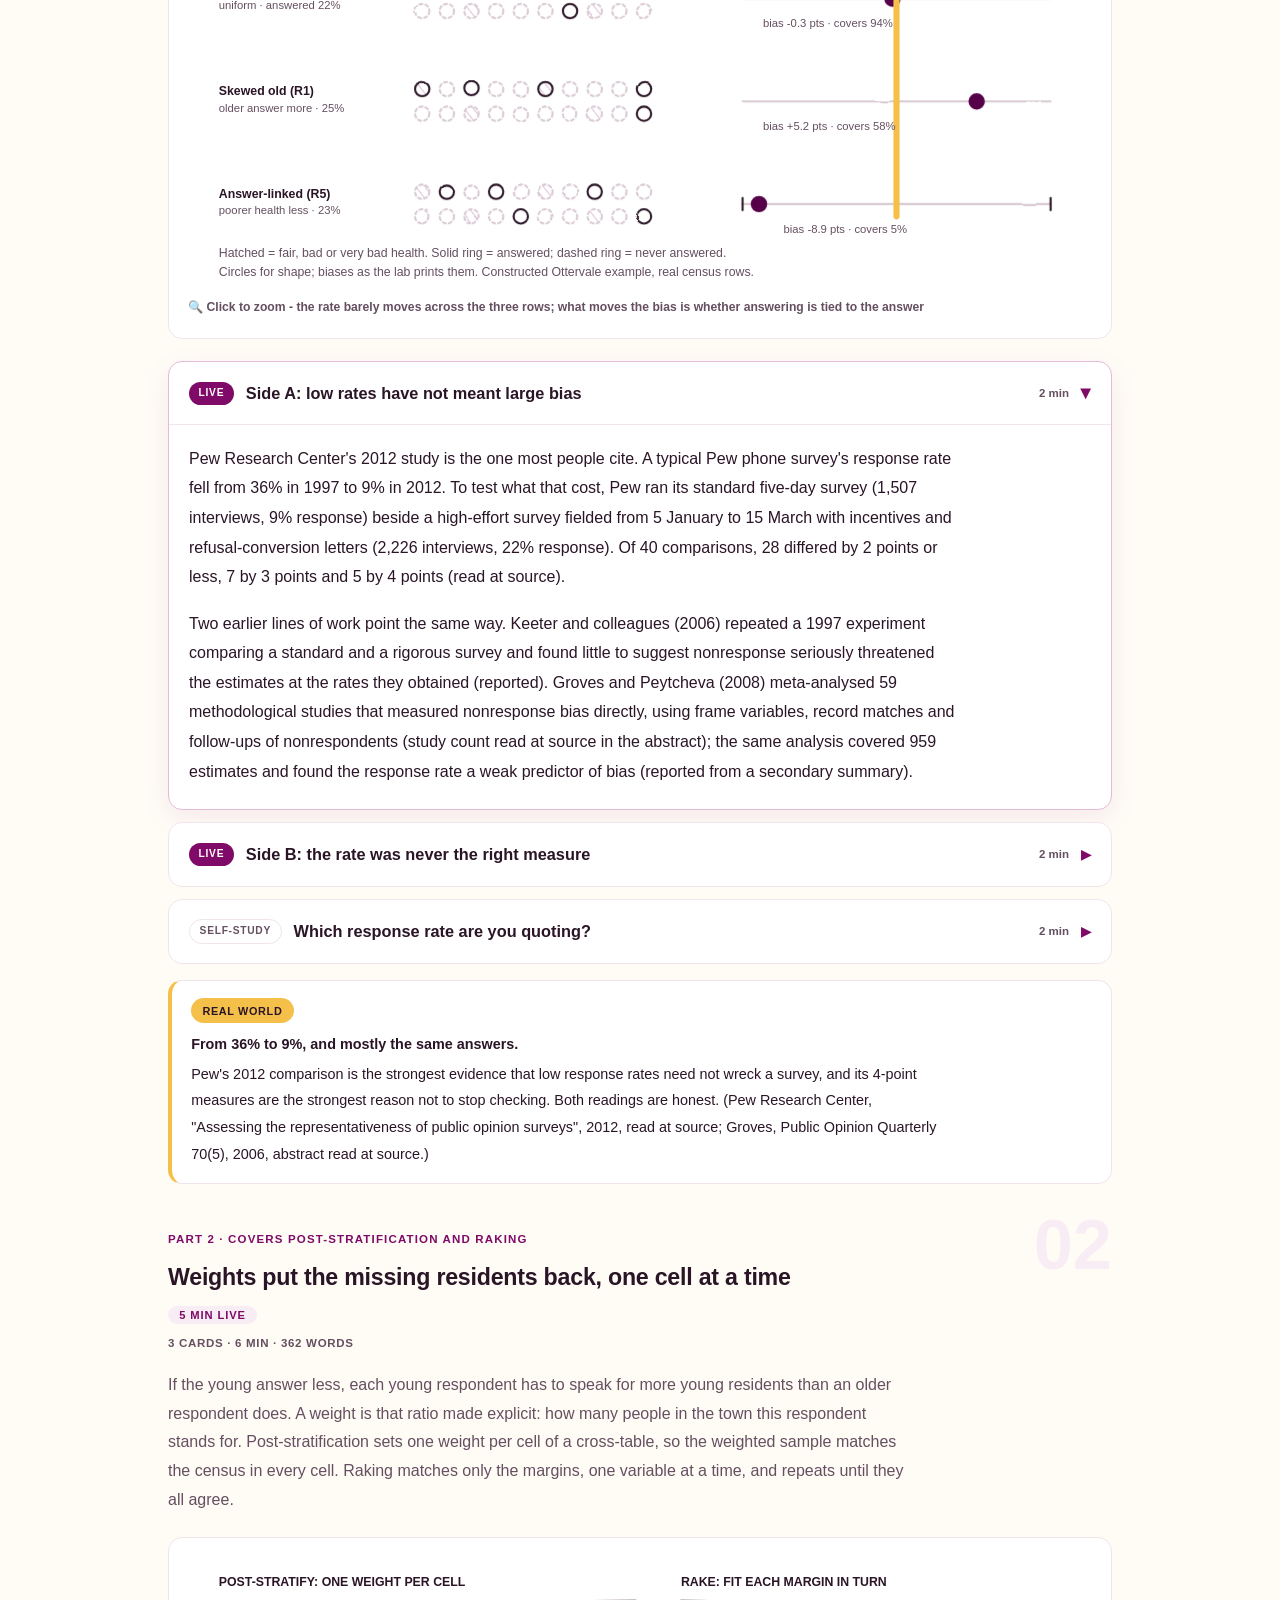
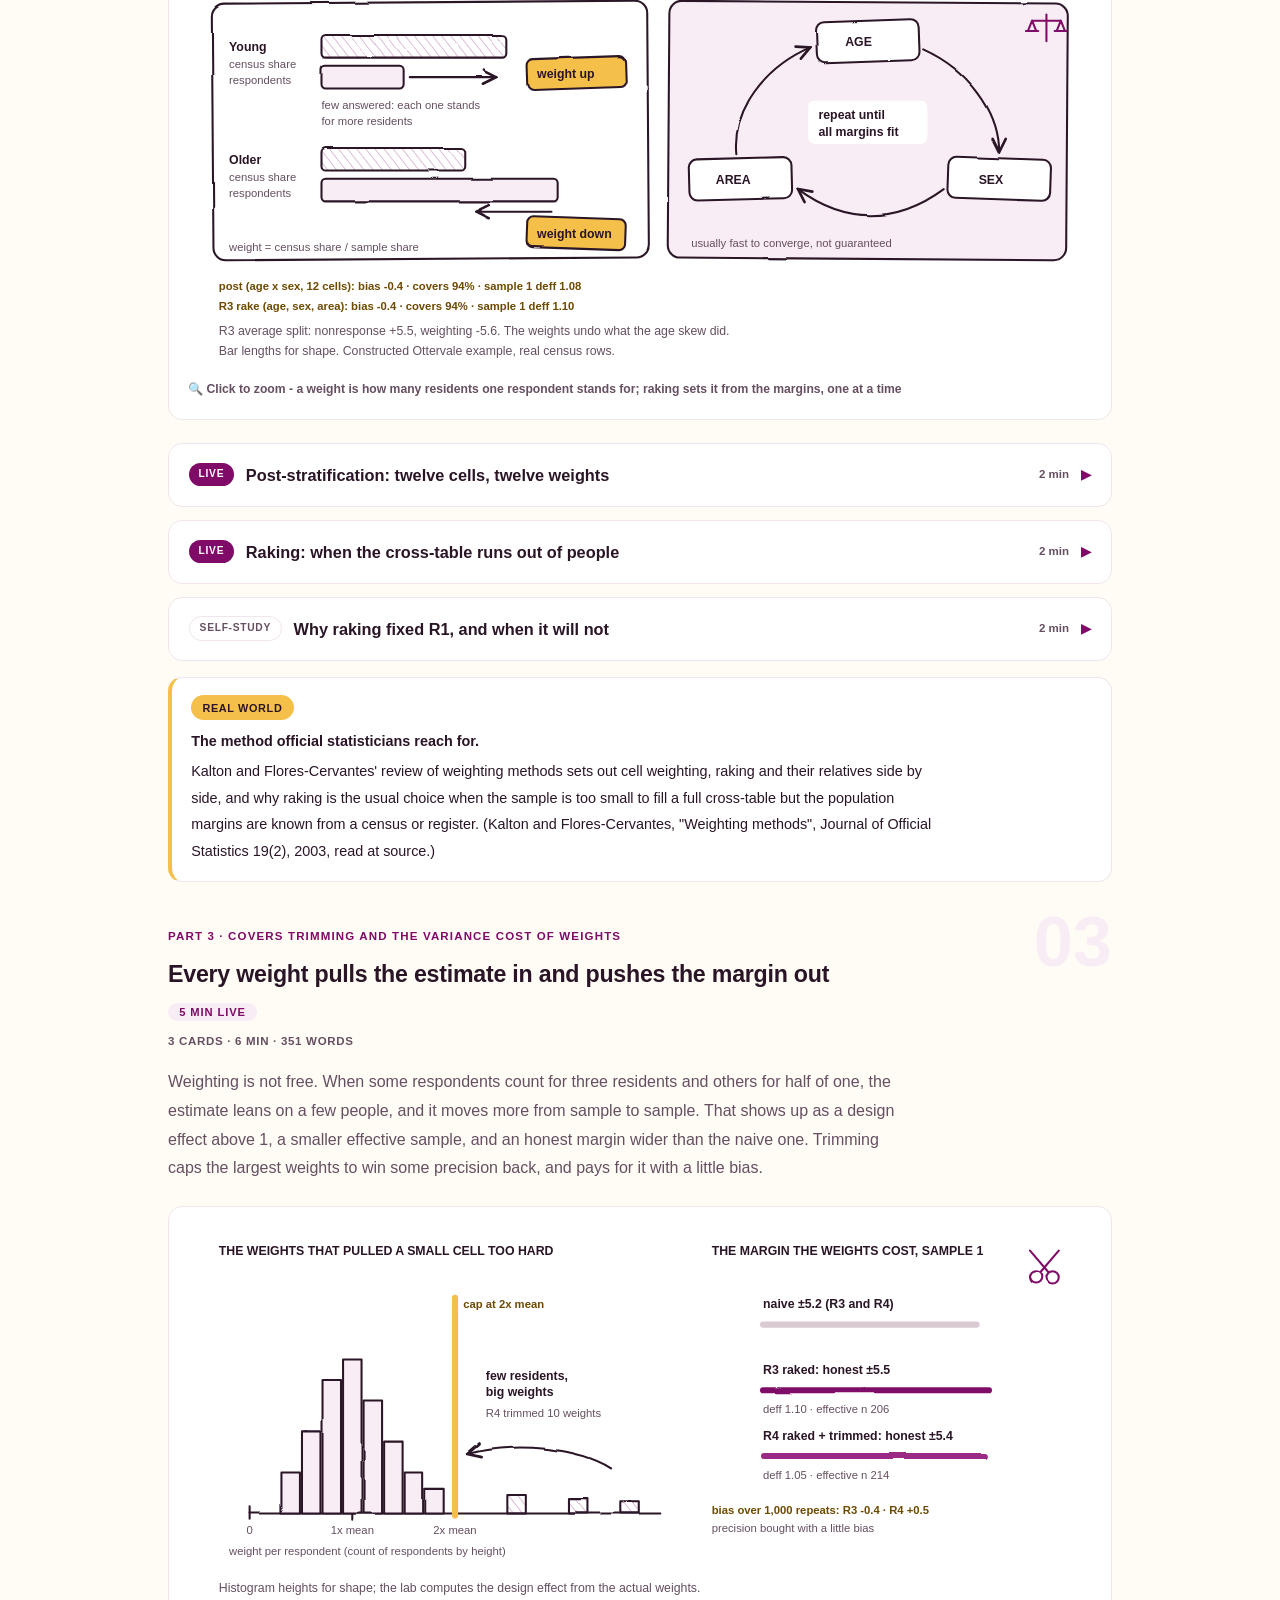
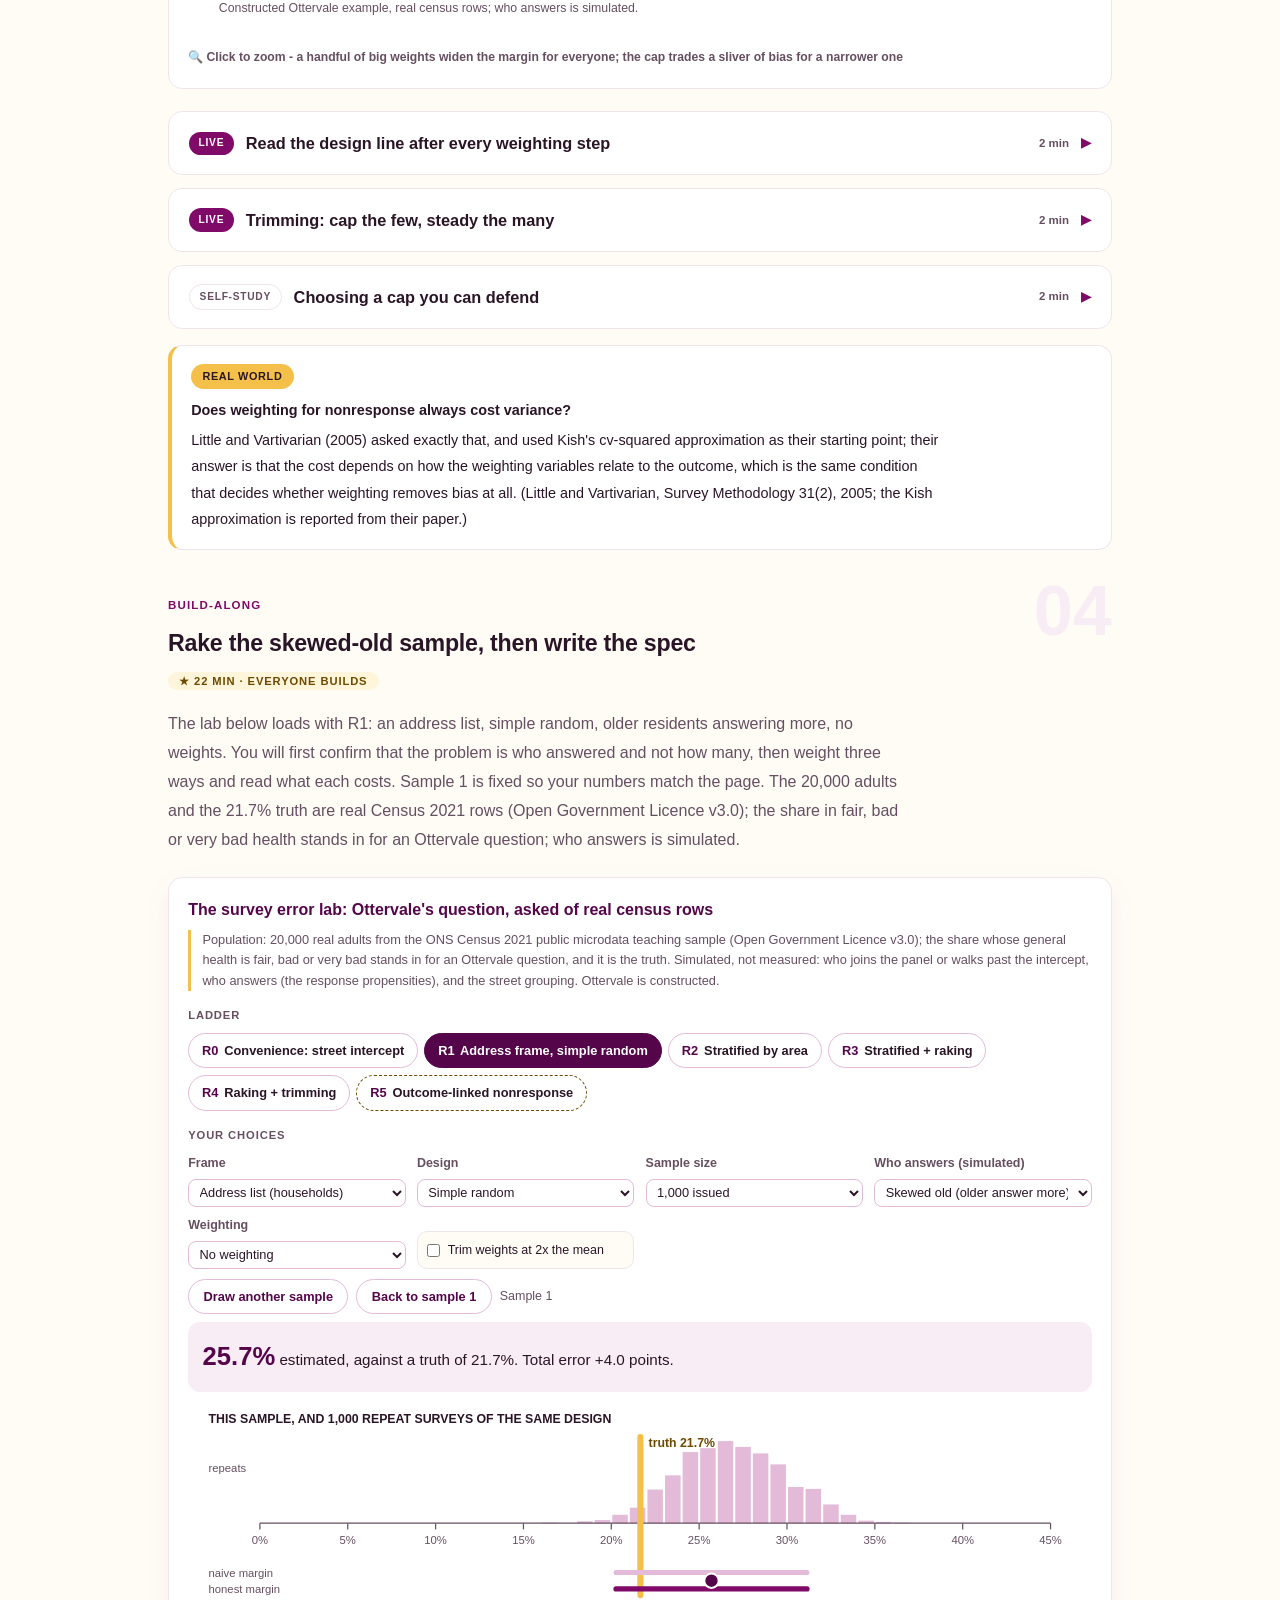
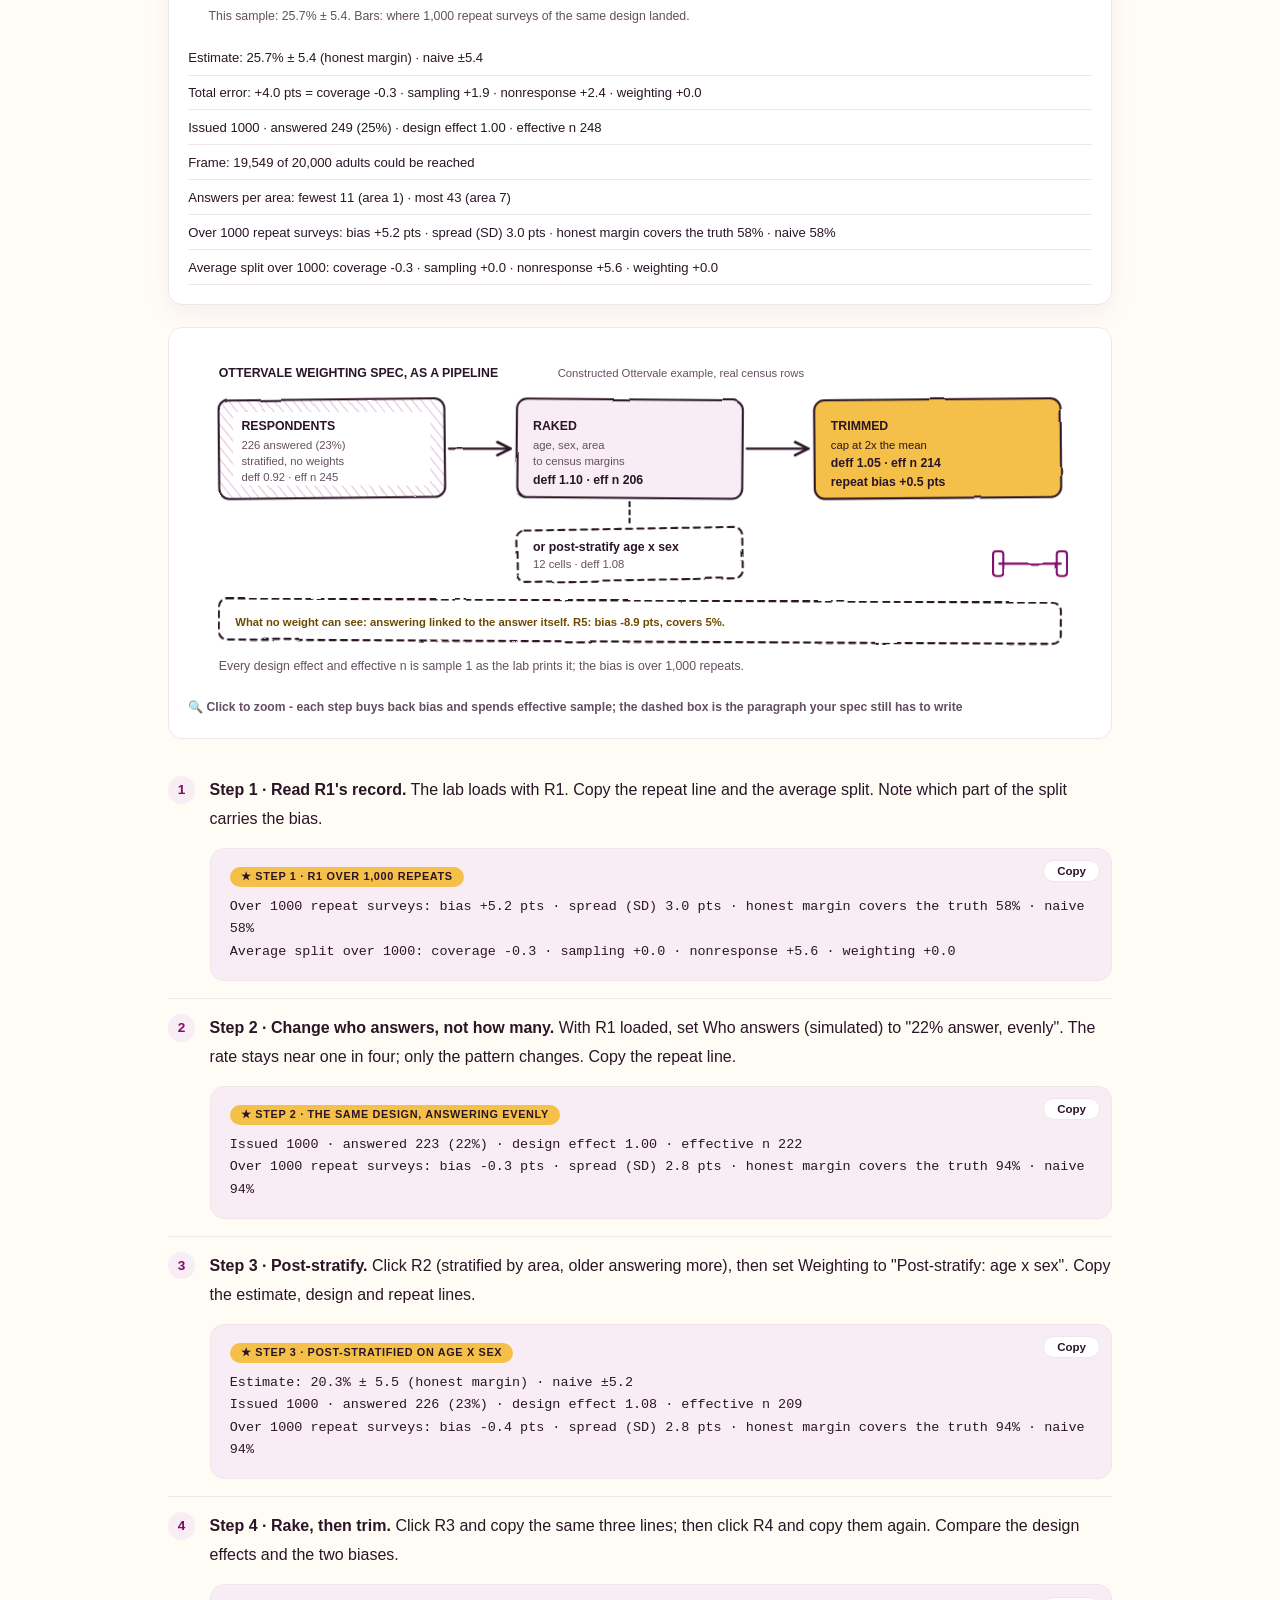
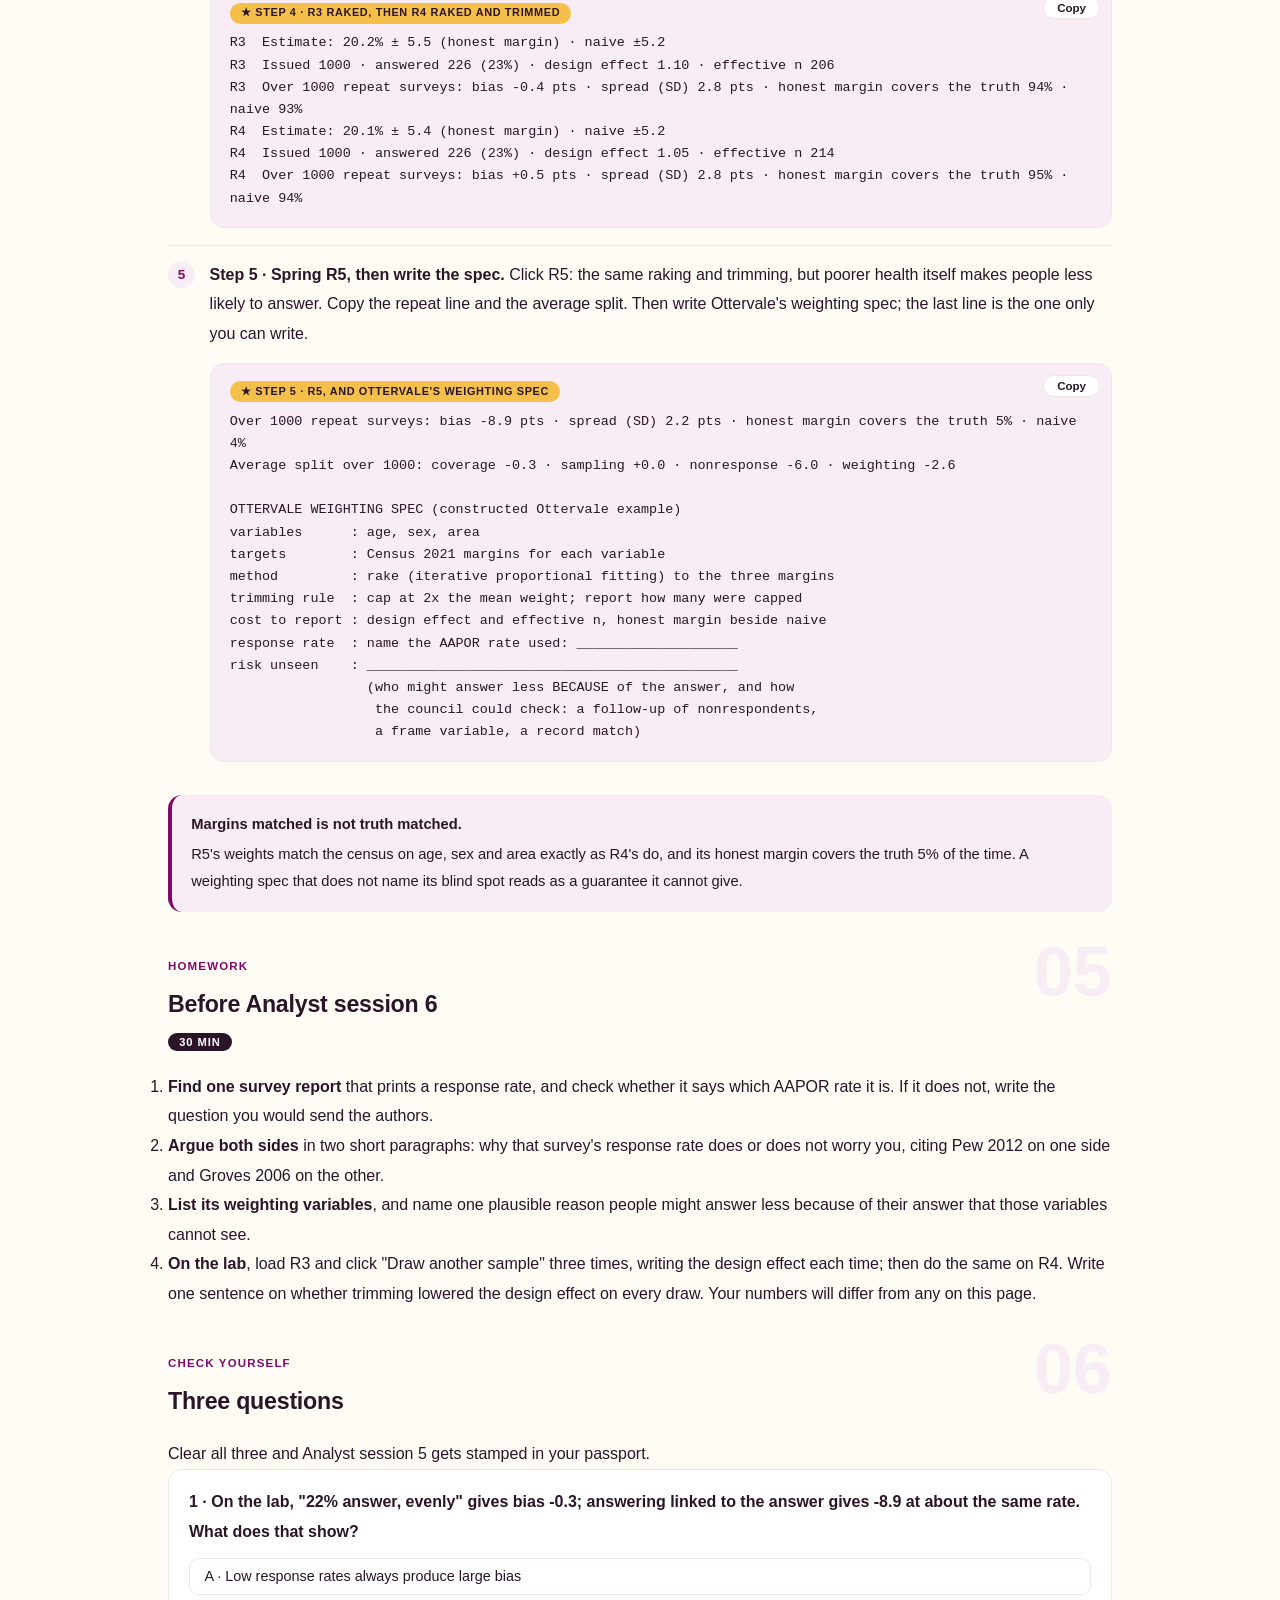
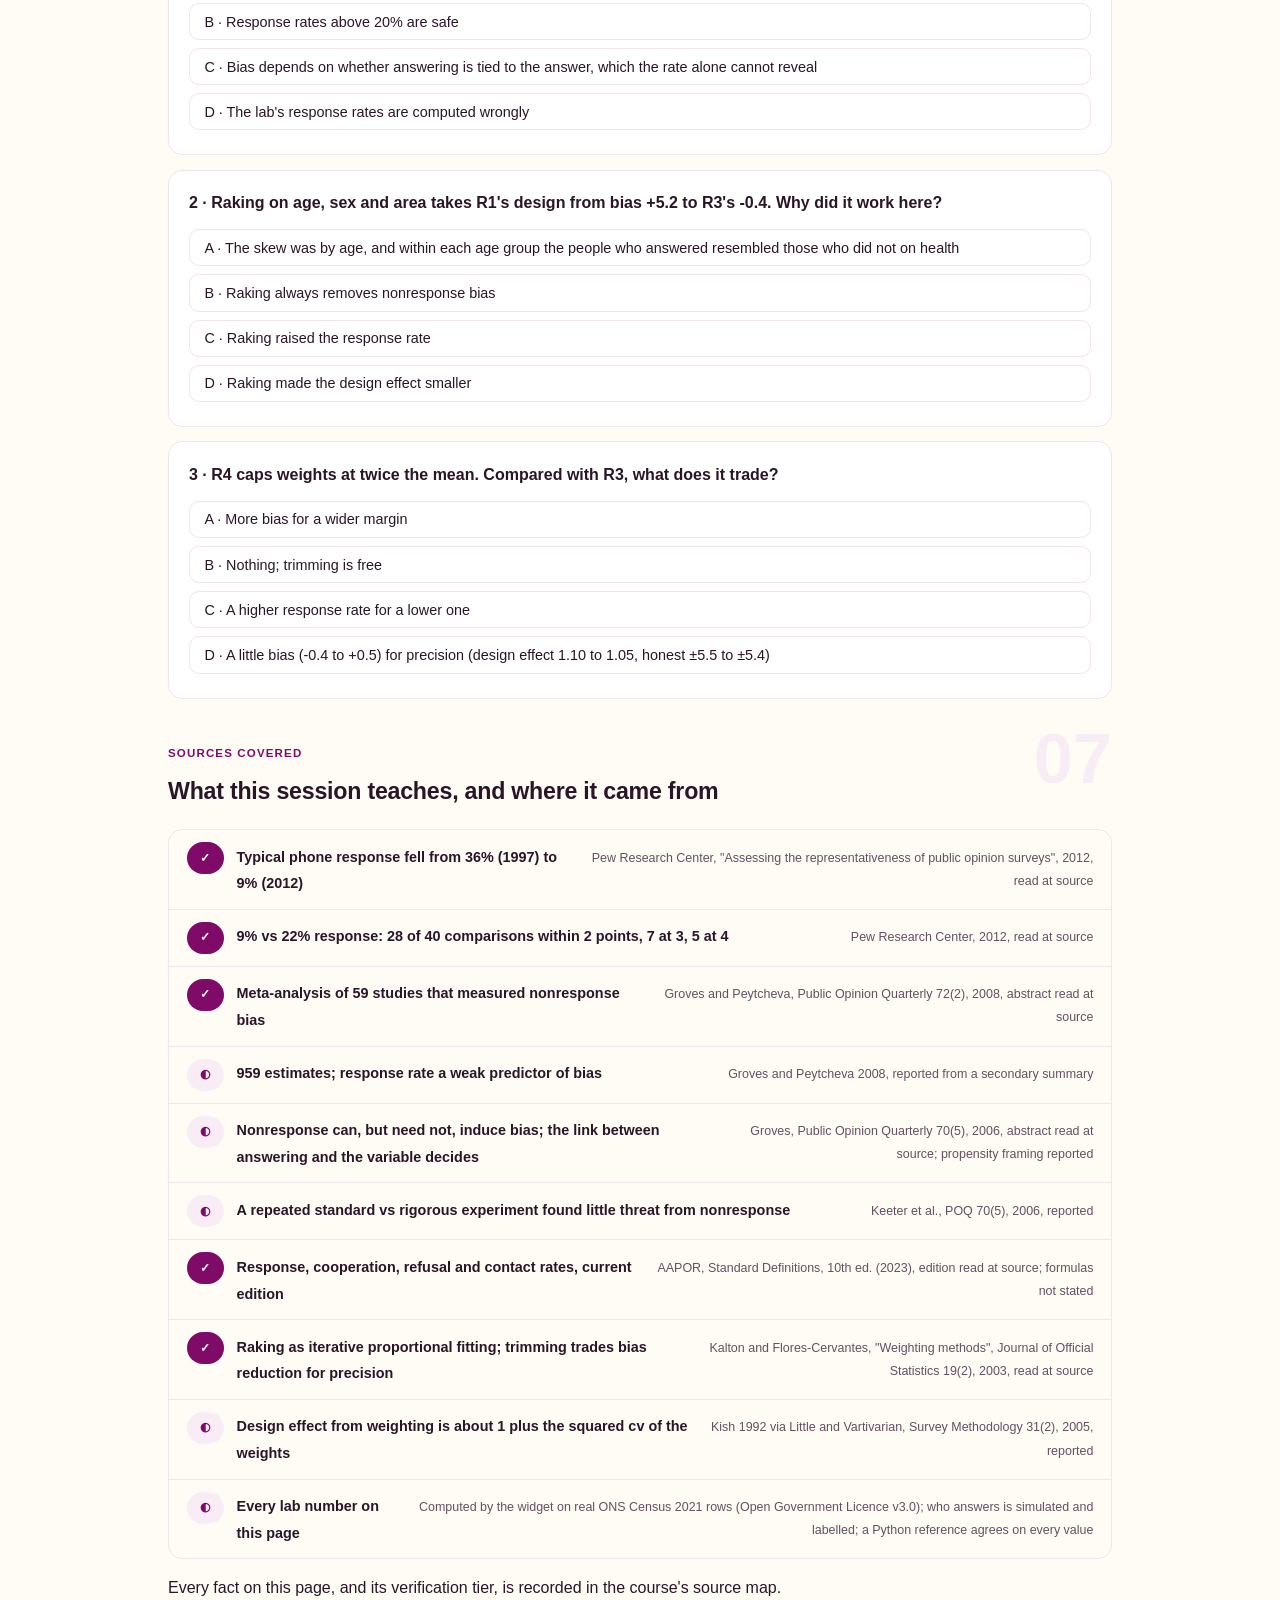
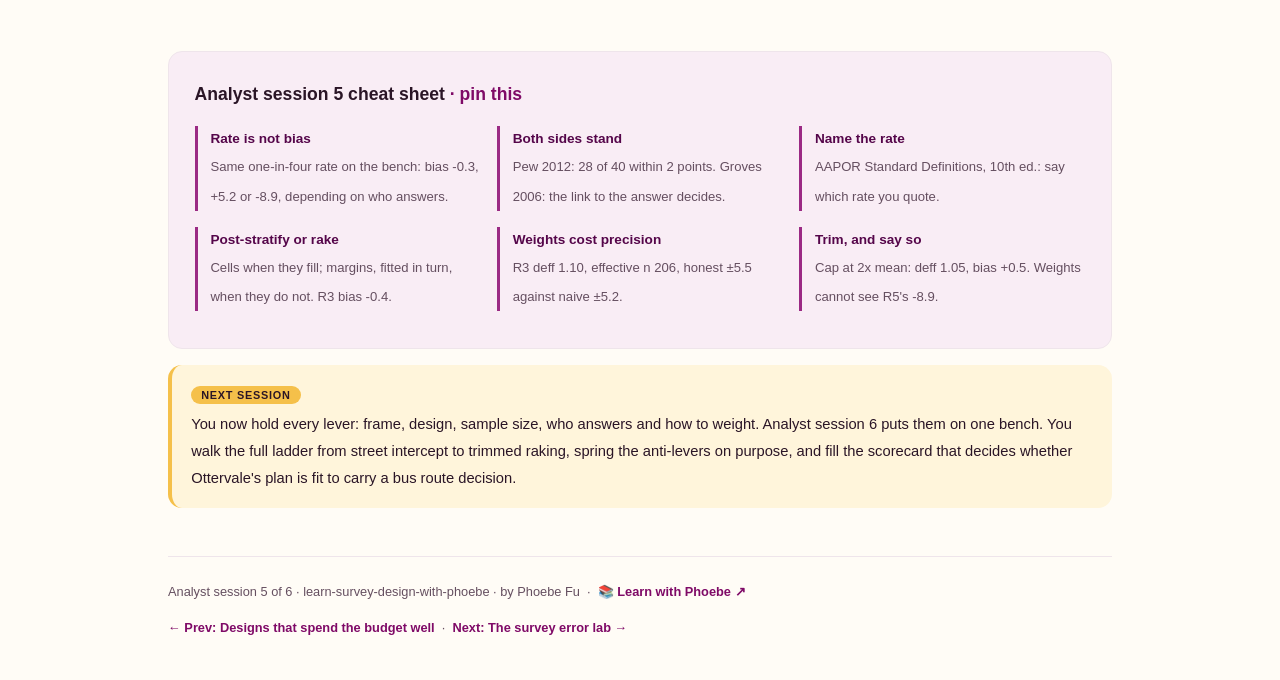
<file: courses/a5-who-stopped-answering.html>
<!DOCTYPE html>
<html lang="en">
<head>
<meta charset="UTF-8">
<meta name="viewport" content="width=device-width, initial-scale=1.0">
<!-- social:start -->
<meta name="description" content="Analyst session 5 of 6. Who stopped answering, and weighting them back: response rates against nonresponse bias as a live argument, post-stratification and raking, and what trimming weights trades, on real census rows for the constructed town of Ottervale.">
<meta property="og:type" content="article">
<meta property="og:site_name" content="Learn with Phoebe">
<meta property="og:title" content="Who stopped answering, and weighting them back - learn survey design and sampling with phoebe">
<meta property="og:description" content="Analyst session 5 of 6. The same response rate can hide no bias or nine points of it; weights pull the number back and push the margin out.">
<meta property="og:url" content="https://phoebefu6.github.io/learn-survey-design-with-phoebe/courses/a5-who-stopped-answering.html">
<meta property="og:image" content="https://phoebefu6.github.io/learn-survey-design-with-phoebe/assets/og-cover.png">
<meta property="og:image:width" content="1200">
<meta property="og:image:height" content="630">
<meta name="twitter:card" content="summary_large_image">
<meta name="twitter:title" content="Who stopped answering, and weighting them back - learn survey design and sampling with phoebe">
<meta name="twitter:description" content="Analyst session 5 of 6. A response rate is not a bias. Raking and trimming, with the variance each one costs.">
<meta name="twitter:image" content="https://phoebefu6.github.io/learn-survey-design-with-phoebe/assets/og-cover.png">
<!-- social:end -->
<title>Analyst session 5 · Who stopped answering, and weighting them back - learn survey design and sampling with phoebe</title>
<link rel="stylesheet" href="../assets/style.css?v=2">
</head>
<body>

<div class="toolbar">
  <div class="wrap">
    <span class="crumb"><a href="../index.html">learn-survey-design-with-phoebe</a> / Analyst session 5 of 6</span>
    <button class="btn" id="toggle-all" type="button">Expand all</button>
    <button class="btn primary" id="zoom-toggle" type="button">Projector zoom: off</button>
  </div>
</div>

<header class="masthead">
  <div class="wrap">
    <div class="eyebrow">Learn Survey Design &amp; Sampling with Phoebe · Analyst session 5 of 6</div>
    <h1>Who stopped answering: <span class="accent">and weighting them back</span></h1>
    <p class="sub">Fewer and fewer people answer surveys, and every report that prints a low response rate invites the same question: can the number still be trusted? Survey methodologists have argued about it for two decades, with good evidence on both sides. Tonight you take that argument apart on the bench, where the same response rate can hide no bias at all or nine points of it, and then you do the repair work: post-stratify, rake, trim, and pay for each weight in a wider margin. By the end Ottervale, a constructed town council, has a weighting spec it can defend.</p>
    <div class="chip-row">
      <span class="chip level">🟠 Analyst</span>
      <span class="chip audience">Analysts, researchers and data scientists who run surveys</span>
      <span class="chip audience">Hands-on in the browser</span>
      <span class="chip time">45 min</span>
    </div>
    <div class="agenda">
      <span class="a1" style="flex:1">0-3 · Welcome</span>
      <span class="a2" style="flex:4">3-18 · Rates, weights, trimming</span>
      <span class="a3" style="flex:5">18-40 · Build-along: rake the skewed-old sample</span>
      <span class="a4" style="flex:1">40-45 · Q&amp;A</span>
    </div>
  </div>
</header>

<main class="wrap">

  <section class="section" id="intro">
    <div class="section-kicker">
      <span class="klabel">Part 0</span>
      <h2>Where we start</h2>
    </div>
    <p class="lede">Four sessions in, Ottervale's survey has a questionnaire, an address frame and a stratified design. What it does not have is a plan for the three in four households who will not answer. Since Analyst session 1 the lab's R1 has been telling you what that costs: older residents answer more, older residents report poorer health more often, and the estimate sits 5.2 points too high on average. Tonight you separate two questions people constantly merge, how many answered and whether the ones who answered differ, and then you weight the answers back toward the town. The 20,000 adults and the truth, 21.7%, are real Census 2021 rows from the Office for National Statistics; who answers is simulated and labelled on the widget.</p>

    <div class="legend">
      <span class="pill">🎫 Clear all three quiz questions to stamp your passport</span>
      <span class="pill">Live = presented in the 45 minutes</span>
      <span class="pill">Self-study = the full depth, after class</span>
      <span class="pill">★ Build-along = everyone builds it</span>
    </div>

    <div class="callout win">
      <p><strong>★ What you walk out with tonight.</strong> Ottervale's weighting spec: which variables, which census targets, the trimming rule, the design effect each step costs, and one written paragraph on the nonresponse risk no weight can see. You also leave able to argue both sides of the response-rate debate with sources, without pretending it is settled.</p>
    </div>
  </section>

  <section class="section" id="part-1">
    <div class="section-kicker">
      <span class="klabel">Part 1 · covers response rates against nonresponse bias</span>
      <h2>Same response rate, three different biases</h2>
      <span class="tag concept">5 min live</span>
    </div>
    <p class="lede">A response rate tells you how many of the people you picked answered. Nonresponse bias is about who: whether the people who answered differ, on the thing you are measuring, from the people who did not. The two are related, but how strongly is one of the live arguments in survey methodology. Below, the lab holds the rate at roughly one in four and changes only who answers.</p>

    <figure class="zoomable">
      <svg viewBox="0 0 880 380" xmlns="http://www.w3.org/2000/svg" role="img" aria-label="Three rows, each showing 20 issued residents as circles with about 5 of them answering. Hatched circles are residents in fair, bad or very bad health. Row one, 22% answer evenly: answered residents mirror the issued sample, bias minus 0.3 points, the honest margin covers the truth 94% of the time. Row two, older answer more (R1, 25% answered): poorer-health residents are over-represented among those who answered, bias plus 5.2 points, covers 58%. Row three, answering linked to the answer itself (R5, 23% answered): poorer-health residents rarely answer, bias minus 8.9 points, covers 5%. A marigold line marks zero bias.">
        <defs>
          <filter id="a5aSk" x="-3%" y="-3%" width="106%" height="106%"><feTurbulence type="fractalNoise" baseFrequency="0.02" numOctaves="2" seed="51" result="n"/><feDisplacementMap in="SourceGraphic" in2="n" scale="2.4" xChannelSelector="R" yChannelSelector="G"/></filter>
          <pattern id="a5aHc" patternUnits="userSpaceOnUse" width="7" height="7" patternTransform="rotate(-38)"><line x1="0" y1="0" x2="0" y2="7" stroke="#7F0A67" stroke-width="1" opacity=".5"/></pattern>
          <marker id="a5aAr" viewBox="0 0 10 10" refX="9" refY="5" markerWidth="8" markerHeight="8" orient="auto"><path d="M1 1 L9 5 L1 9" fill="none" stroke="#2A1526" stroke-width="1.6" stroke-linecap="round"/></marker>
        </defs>
        <style>
          .a5aH { font: 800 12px Inter, sans-serif; fill: #2A1526; }
          .a5aL { font: 600 12px Inter, sans-serif; fill: #2A1526; }
          .a5aS { font: 400 11px Inter, sans-serif; fill: #654F60; }
          .a5aB { font: 800 11px Inter, sans-serif; fill: #6E4A00; }
          .a5aV { font: 800 18px Inter, sans-serif; fill: #55064A; }
          .a5aN { font: 400 12px Inter, sans-serif; fill: #654F60; }
        </style>

        <text class="a5aH" x="30" y="28">SAME RATE, DIFFERENT PEOPLE: WHO ANSWERED WITHIN THE SAMPLE</text>
        <text class="a5aS" x="220" y="54">20 issued residents per row, for shape</text>
        <text class="a5aS" x="540" y="54">bias over 1,000 repeats, points</text>

        <g filter="url(#a5aSk)" fill="none" stroke="#2A1526" stroke-width="2" stroke-linecap="round" stroke-linejoin="round">
          <!-- row 1: uniform. answered (solid): 1 hatched + 4 white -->
          <circle cx="228" cy="88" r="7" fill="url(#a5aHc)"/>
          <circle cx="252" cy="88" r="7" fill="#FFFFFF"/>
          <circle cx="276" cy="88" r="7" fill="#FFFFFF" stroke="#D9CAD4" stroke-dasharray="3 3"/>
          <circle cx="300" cy="88" r="7" fill="#FFFFFF" stroke="#D9CAD4" stroke-dasharray="3 3"/>
          <circle cx="324" cy="88" r="7" fill="#FFFFFF"/>
          <circle cx="348" cy="88" r="7" fill="url(#a5aHc)" stroke="#D9CAD4" stroke-dasharray="3 3"/>
          <circle cx="372" cy="88" r="7" fill="#FFFFFF" stroke="#D9CAD4" stroke-dasharray="3 3"/>
          <circle cx="396" cy="88" r="7" fill="#FFFFFF" stroke="#D9CAD4" stroke-dasharray="3 3"/>
          <circle cx="420" cy="88" r="7" fill="#FFFFFF" stroke="#D9CAD4" stroke-dasharray="3 3"/>
          <circle cx="444" cy="88" r="7" fill="#FFFFFF"/>
          <circle cx="228" cy="112" r="7" fill="#FFFFFF" stroke="#D9CAD4" stroke-dasharray="3 3"/>
          <circle cx="252" cy="112" r="7" fill="#FFFFFF" stroke="#D9CAD4" stroke-dasharray="3 3"/>
          <circle cx="276" cy="112" r="7" fill="url(#a5aHc)" stroke="#D9CAD4" stroke-dasharray="3 3"/>
          <circle cx="300" cy="112" r="7" fill="#FFFFFF" stroke="#D9CAD4" stroke-dasharray="3 3"/>
          <circle cx="324" cy="112" r="7" fill="#FFFFFF" stroke="#D9CAD4" stroke-dasharray="3 3"/>
          <circle cx="348" cy="112" r="7" fill="#FFFFFF" stroke="#D9CAD4" stroke-dasharray="3 3"/>
          <circle cx="372" cy="112" r="7" fill="#FFFFFF"/>
          <circle cx="396" cy="112" r="7" fill="url(#a5aHc)" stroke="#D9CAD4" stroke-dasharray="3 3"/>
          <circle cx="420" cy="112" r="7" fill="#FFFFFF" stroke="#D9CAD4" stroke-dasharray="3 3"/>
          <circle cx="444" cy="112" r="7" fill="#FFFFFF" stroke="#D9CAD4" stroke-dasharray="3 3"/>
          <!-- row 2: skewed old. answered: 2 hatched + 3 white -->
          <circle cx="228" cy="188" r="7" fill="url(#a5aHc)"/>
          <circle cx="252" cy="188" r="7" fill="#FFFFFF" stroke="#D9CAD4" stroke-dasharray="3 3"/>
          <circle cx="276" cy="188" r="7" fill="#FFFFFF"/>
          <circle cx="300" cy="188" r="7" fill="#FFFFFF" stroke="#D9CAD4" stroke-dasharray="3 3"/>
          <circle cx="324" cy="188" r="7" fill="#FFFFFF" stroke="#D9CAD4" stroke-dasharray="3 3"/>
          <circle cx="348" cy="188" r="7" fill="url(#a5aHc)"/>
          <circle cx="372" cy="188" r="7" fill="#FFFFFF" stroke="#D9CAD4" stroke-dasharray="3 3"/>
          <circle cx="396" cy="188" r="7" fill="#FFFFFF" stroke="#D9CAD4" stroke-dasharray="3 3"/>
          <circle cx="420" cy="188" r="7" fill="#FFFFFF" stroke="#D9CAD4" stroke-dasharray="3 3"/>
          <circle cx="444" cy="188" r="7" fill="#FFFFFF"/>
          <circle cx="228" cy="212" r="7" fill="#FFFFFF" stroke="#D9CAD4" stroke-dasharray="3 3"/>
          <circle cx="252" cy="212" r="7" fill="#FFFFFF" stroke="#D9CAD4" stroke-dasharray="3 3"/>
          <circle cx="276" cy="212" r="7" fill="url(#a5aHc)" stroke="#D9CAD4" stroke-dasharray="3 3"/>
          <circle cx="300" cy="212" r="7" fill="#FFFFFF" stroke="#D9CAD4" stroke-dasharray="3 3"/>
          <circle cx="324" cy="212" r="7" fill="#FFFFFF" stroke="#D9CAD4" stroke-dasharray="3 3"/>
          <circle cx="348" cy="212" r="7" fill="#FFFFFF" stroke="#D9CAD4" stroke-dasharray="3 3"/>
          <circle cx="372" cy="212" r="7" fill="#FFFFFF" stroke="#D9CAD4" stroke-dasharray="3 3"/>
          <circle cx="396" cy="212" r="7" fill="url(#a5aHc)" stroke="#D9CAD4" stroke-dasharray="3 3"/>
          <circle cx="420" cy="212" r="7" fill="#FFFFFF" stroke="#D9CAD4" stroke-dasharray="3 3"/>
          <circle cx="444" cy="212" r="7" fill="#FFFFFF"/>
          <!-- row 3: outcome-linked. answered: 0 hatched + 5 white -->
          <circle cx="228" cy="288" r="7" fill="url(#a5aHc)" stroke="#D9CAD4" stroke-dasharray="3 3"/>
          <circle cx="252" cy="288" r="7" fill="#FFFFFF"/>
          <circle cx="276" cy="288" r="7" fill="#FFFFFF" stroke="#D9CAD4" stroke-dasharray="3 3"/>
          <circle cx="300" cy="288" r="7" fill="#FFFFFF"/>
          <circle cx="324" cy="288" r="7" fill="#FFFFFF" stroke="#D9CAD4" stroke-dasharray="3 3"/>
          <circle cx="348" cy="288" r="7" fill="url(#a5aHc)" stroke="#D9CAD4" stroke-dasharray="3 3"/>
          <circle cx="372" cy="288" r="7" fill="#FFFFFF" stroke="#D9CAD4" stroke-dasharray="3 3"/>
          <circle cx="396" cy="288" r="7" fill="#FFFFFF"/>
          <circle cx="420" cy="288" r="7" fill="#FFFFFF" stroke="#D9CAD4" stroke-dasharray="3 3"/>
          <circle cx="444" cy="288" r="7" fill="#FFFFFF" stroke="#D9CAD4" stroke-dasharray="3 3"/>
          <circle cx="228" cy="312" r="7" fill="#FFFFFF" stroke="#D9CAD4" stroke-dasharray="3 3"/>
          <circle cx="252" cy="312" r="7" fill="#FFFFFF" stroke="#D9CAD4" stroke-dasharray="3 3"/>
          <circle cx="276" cy="312" r="7" fill="url(#a5aHc)" stroke="#D9CAD4" stroke-dasharray="3 3"/>
          <circle cx="300" cy="312" r="7" fill="#FFFFFF" stroke="#D9CAD4" stroke-dasharray="3 3"/>
          <circle cx="324" cy="312" r="7" fill="#FFFFFF"/>
          <circle cx="348" cy="312" r="7" fill="#FFFFFF" stroke="#D9CAD4" stroke-dasharray="3 3"/>
          <circle cx="372" cy="312" r="7" fill="#FFFFFF" stroke="#D9CAD4" stroke-dasharray="3 3"/>
          <circle cx="396" cy="312" r="7" fill="url(#a5aHc)" stroke="#D9CAD4" stroke-dasharray="3 3"/>
          <circle cx="420" cy="312" r="7" fill="#FFFFFF" stroke="#D9CAD4" stroke-dasharray="3 3"/>
          <circle cx="444" cy="312" r="7" fill="#FFFFFF"/>
          <!-- bias scales: -10 at 540, 0 at 690, +10 at 840 -->
          <path d="M540 100 L840 100 M540 200 L840 200 M540 300 L840 300" stroke="#D9CAD4"/>
          <path d="M540 294 L540 306 M840 294 L840 306"/>
          <circle cx="686" cy="100" r="7" fill="#55064A" stroke="#55064A"/>
          <circle cx="768" cy="200" r="7" fill="#55064A" stroke="#55064A"/>
          <circle cx="556" cy="300" r="7" fill="#55064A" stroke="#55064A"/>
          <!-- doodle: an unopened envelope -->
          <rect x="818" y="16" width="34" height="22" rx="3" transform="rotate(3 835 27)" stroke="#7F0A67"/>
          <path d="M819 18 L835 30 L851 18" stroke="#7F0A67"/>
        </g>
        <path d="M690 74 L690 312" stroke="#F5C04A" stroke-width="6" stroke-linecap="round" fill="none"/>

        <text class="a5aB" x="698" y="80">no bias</text>

        <text class="a5aL" x="30" y="94">22% answer, evenly</text>
        <text class="a5aS" x="30" y="110">uniform · answered 22%</text>
        <text class="a5aL" x="30" y="194">Skewed old (R1)</text>
        <text class="a5aS" x="30" y="210">older answer more · 25%</text>
        <text class="a5aL" x="30" y="294">Answer-linked (R5)</text>
        <text class="a5aS" x="30" y="310">poorer health less · 23%</text>

        <text class="a5aS" x="560" y="128">bias -0.3 pts · covers 94%</text>
        <text class="a5aS" x="560" y="228">bias +5.2 pts · covers 58%</text>
        <text class="a5aS" x="580" y="328">bias -8.9 pts · covers 5%</text>
        <text class="a5aS" x="540" y="90" text-anchor="middle">-10</text>
        <text class="a5aS" x="840" y="90" text-anchor="middle">+10</text>

        <text class="a5aN" x="30" y="352">Hatched = fair, bad or very bad health. Solid ring = answered; dashed ring = never answered.</text>
        <text class="a5aN" x="30" y="370">Circles for shape; biases as the lab prints them. Constructed Ottervale example, real census rows.</text>
      </svg>
      <figcaption>🔍 Click to zoom - the rate barely moves across the three rows; what moves the bias is whether answering is tied to the answer</figcaption>
    </figure>

    <details class="card" open>
      <summary><span class="mode live">Live</span>Side A: low rates have not meant large bias<span class="mini">2 min</span><span class="caret">▶</span></summary>
      <div class="body">
        <p>Pew Research Center's 2012 study is the one most people cite. A typical Pew phone survey's response rate fell from 36% in 1997 to 9% in 2012. To test what that cost, Pew ran its standard five-day survey (1,507 interviews, 9% response) beside a high-effort survey fielded from 5 January to 15 March with incentives and refusal-conversion letters (2,226 interviews, 22% response). Of 40 comparisons, 28 differed by 2 points or less, 7 by 3 points and 5 by 4 points (read at source).</p>
        <p>Two earlier lines of work point the same way. Keeter and colleagues (2006) repeated a 1997 experiment comparing a standard and a rigorous survey and found little to suggest nonresponse seriously threatened the estimates at the rates they obtained (reported). Groves and Peytcheva (2008) meta-analysed 59 methodological studies that measured nonresponse bias directly, using frame variables, record matches and follow-ups of nonrespondents (study count read at source in the abstract); the same analysis covered 959 estimates and found the response rate a weak predictor of bias (reported from a secondary summary).</p>
      </div>
    </details>

    <details class="card">
      <summary><span class="mode live">Live</span>Side B: the rate was never the right measure<span class="mini">2 min</span><span class="caret">▶</span></summary>
      <div class="body">
        <p>Robert Groves' 2006 article makes the other half of the argument: nonresponse can, but need not, induce bias (abstract read at source). What decides it, in the propensity framing reported from summaries of the paper, is how strongly the chance of answering is linked to the survey variable itself. A low rate does not create bias on its own; it leaves more room for that link to matter. And Pew's own table is not all reassurance: 5 of its 40 measures moved by 4 points, which on a close council decision is the whole margin.</p>
        <p>The bench row above is that mechanism made visible. At about the same one-in-four rate, answering spread evenly gives bias -0.3 and covers the truth 94% of the time; answering tied to age gives +5.2 and 58%; answering tied to the answer itself gives -8.9 and 5%. The lab cannot tell you which world a real survey is in. Neither can its response rate. That is why the debate is still open, and why a careful analyst reports both sides and the evidence each rests on.</p>
      </div>
    </details>

    <details class="card">
      <summary><span class="mode self">Self-study</span>Which response rate are you quoting?<span class="mini">2 min</span><span class="caret">▶</span></summary>
      <div class="body">
        <p>"Response rate" is not one number. AAPOR's Standard Definitions, now in its 10th edition (2023), define a family of response, cooperation, refusal and contact rates, which differ in how they treat partial interviews and cases whose eligibility was never settled. Two surveys can quote different rates from the same fieldwork. When you report one, name which AAPOR rate it is, and when you compare two surveys, check they used the same one. The formulas are in the Standard Definitions; read them there rather than from a summary.</p>
      </div>
    </details>

    <div class="callout example">
      <span class="ex-pill">Real world</span>
      <p><strong>From 36% to 9%, and mostly the same answers.</strong> Pew's 2012 comparison is the strongest evidence that low response rates need not wreck a survey, and its 4-point measures are the strongest reason not to stop checking. Both readings are honest. (Pew Research Center, "Assessing the representativeness of public opinion surveys", 2012, read at source; Groves, Public Opinion Quarterly 70(5), 2006, abstract read at source.)</p>
    </div>
  </section>

  <section class="section" id="part-2">
    <div class="section-kicker">
      <span class="klabel">Part 2 · covers post-stratification and raking</span>
      <h2>Weights put the missing residents back, one cell at a time</h2>
      <span class="tag concept">5 min live</span>
    </div>
    <p class="lede">If the young answer less, each young respondent has to speak for more young residents than an older respondent does. A weight is that ratio made explicit: how many people in the town this respondent stands for. Post-stratification sets one weight per cell of a cross-table, so the weighted sample matches the census in every cell. Raking matches only the margins, one variable at a time, and repeats until they all agree.</p>

    <figure class="zoomable">
      <svg viewBox="0 0 880 400" xmlns="http://www.w3.org/2000/svg" role="img" aria-label="Left panel: post-stratification. For young adults the census share bar is longer than the respondents bar, so each young respondent gets a weight above 1. For older adults the respondents bar is longer than the census share, so each gets a weight below 1. Right panel: the raking loop, three boxes for age, sex and area joined by arrows in a circle, adjusting weights to each census margin in turn and repeating until all three match. Bottom: post-stratifying age by sex gives bias minus 0.4 and design effect 1.08 on sample 1; raking on age, sex and area gives bias minus 0.4 and design effect 1.10; for raking the average split is nonresponse plus 5.5 and weighting minus 5.6.">
        <defs>
          <filter id="a5bSk" x="-3%" y="-3%" width="106%" height="106%"><feTurbulence type="fractalNoise" baseFrequency="0.02" numOctaves="2" seed="53" result="n"/><feDisplacementMap in="SourceGraphic" in2="n" scale="2.4" xChannelSelector="R" yChannelSelector="G"/></filter>
          <pattern id="a5bHc" patternUnits="userSpaceOnUse" width="7" height="7" patternTransform="rotate(-38)"><line x1="0" y1="0" x2="0" y2="7" stroke="#7F0A67" stroke-width="1" opacity=".5"/></pattern>
          <marker id="a5bAr" viewBox="0 0 10 10" refX="9" refY="5" markerWidth="8" markerHeight="8" orient="auto"><path d="M1 1 L9 5 L1 9" fill="none" stroke="#2A1526" stroke-width="1.6" stroke-linecap="round"/></marker>
        </defs>
        <style>
          .a5bH { font: 800 12px Inter, sans-serif; fill: #2A1526; }
          .a5bL { font: 600 12px Inter, sans-serif; fill: #2A1526; }
          .a5bS { font: 400 11px Inter, sans-serif; fill: #654F60; }
          .a5bB { font: 800 11px Inter, sans-serif; fill: #6E4A00; }
          .a5bN { font: 400 12px Inter, sans-serif; fill: #654F60; }
        </style>

        <text class="a5bH" x="30" y="28">POST-STRATIFY: ONE WEIGHT PER CELL</text>
        <text class="a5bH" x="480" y="28">RAKE: FIT EACH MARGIN IN TURN</text>

        <g filter="url(#a5bSk)" fill="none" stroke="#2A1526" stroke-width="2" stroke-linecap="round" stroke-linejoin="round">
          <!-- left panel -->
          <rect x="24" y="44" width="424" height="250" rx="12" transform="rotate(-0.4 236 169)" fill="#FFFFFF"/>
          <!-- young: census longer than respondents -->
          <rect x="130" y="76" width="180" height="22" rx="4" fill="url(#a5bHc)"/>
          <rect x="130" y="106" width="80" height="22" rx="4" fill="#F9EDF5"/>
          <path d="M216 117 L300 117" marker-end="url(#a5bAr)"/>
          <rect x="330" y="98" width="96" height="30" rx="6" transform="rotate(-2 378 113)" fill="#F5C04A"/>
          <!-- older: respondents longer than census -->
          <rect x="130" y="186" width="140" height="22" rx="4" fill="url(#a5bHc)"/>
          <rect x="130" y="216" width="230" height="22" rx="4" fill="#F9EDF5"/>
          <path d="M354 248 L280 248" marker-end="url(#a5bAr)"/>
          <rect x="330" y="254" width="96" height="30" rx="6" transform="rotate(2 378 269)" fill="#F5C04A"/>
          <!-- right panel: the loop -->
          <rect x="468" y="44" width="388" height="250" rx="12" transform="rotate(0.4 662 169)" fill="#F9EDF5"/>
          <rect x="612" y="62" width="100" height="40" rx="8" transform="rotate(-2 662 82)" fill="#FFFFFF"/>
          <rect x="740" y="196" width="100" height="40" rx="8" transform="rotate(2 790 216)" fill="#FFFFFF"/>
          <rect x="488" y="196" width="100" height="40" rx="8" transform="rotate(-1.5 538 216)" fill="#FFFFFF"/>
          <path d="M716 90 C760 110 790 150 790 190" marker-end="url(#a5bAr)"/>
          <path d="M736 226 C690 260 640 260 594 226" marker-end="url(#a5bAr)"/>
          <path d="M534 192 C530 150 560 108 606 88" marker-end="url(#a5bAr)"/>
          <!-- doodle: a set of balance scales -->
          <path d="M836 56 L836 82 M822 62 L850 62 M822 62 L818 72 M822 62 L826 72 M850 62 L846 72 M850 62 L854 72 M816 72 L828 72 M844 72 L856 72" stroke="#7F0A67"/>
        </g>
        <rect x="604" y="140" width="116" height="42" rx="6" fill="#FFFFFF"/>

        <text class="a5bL" x="40" y="92">Young</text>
        <text class="a5bS" x="40" y="108">census share</text>
        <text class="a5bS" x="40" y="124">respondents</text>
        <text class="a5bH" x="340" y="118">weight up</text>
        <text class="a5bS" x="130" y="148">few answered: each one stands</text>
        <text class="a5bS" x="130" y="164">for more residents</text>

        <text class="a5bL" x="40" y="202">Older</text>
        <text class="a5bS" x="40" y="218">census share</text>
        <text class="a5bS" x="40" y="234">respondents</text>
        <text class="a5bH" x="340" y="274">weight down</text>

        <text class="a5bS" x="40" y="286">weight = census share / sample share</text>

        <text class="a5bH" x="640" y="87">AGE</text>
        <text class="a5bH" x="770" y="221">SEX</text>
        <text class="a5bH" x="514" y="221">AREA</text>
        <text class="a5bL" x="614" y="158">repeat until</text>
        <text class="a5bL" x="614" y="174">all margins fit</text>
        <text class="a5bS" x="490" y="282">usually fast to converge, not guaranteed</text>

        <text class="a5bB" x="30" y="324">post (age x sex, 12 cells): bias -0.4 · covers 94% · sample 1 deff 1.08</text>
        <text class="a5bB" x="30" y="344">R3 rake (age, sex, area): bias -0.4 · covers 94% · sample 1 deff 1.10</text>
        <text class="a5bN" x="30" y="368">R3 average split: nonresponse +5.5, weighting -5.6. The weights undo what the age skew did.</text>
        <text class="a5bN" x="30" y="388">Bar lengths for shape. Constructed Ottervale example, real census rows.</text>
      </svg>
      <figcaption>🔍 Click to zoom - a weight is how many residents one respondent stands for; raking sets it from the margins, one at a time</figcaption>
    </figure>

    <details class="card">
      <summary><span class="mode live">Live</span>Post-stratification: twelve cells, twelve weights<span class="mini">2 min</span><span class="caret">▶</span></summary>
      <div class="body">
        <p>Cross age by sex and you get 12 cells. For each cell, the census tells you its share of Ottervale's adults and the respondents tell you its share of the answers. The weight for everyone in that cell is the first share divided by the second. The youngest cells, who answer least, get the largest weights; the oldest, who answer most, the smallest. After weighting, the sample matches the census exactly on all 12 cells.</p>
        <p>On the bench, the post preset (stratified by area, post-stratified on age by sex) brings R2's bias of +5.3 down to -0.4, and the honest margin covers the truth 94% of the time over 1,000 repeats. The price shows on the design line: sample 1's design effect rises to 1.08.</p>
      </div>
    </details>

    <details class="card">
      <summary><span class="mode live">Live</span>Raking: when the cross-table runs out of people<span class="mini">2 min</span><span class="caret">▶</span></summary>
      <div class="body">
        <p>Add area to age by sex and the cross-table has far more cells than a few hundred respondents can fill; some will be empty, and an empty cell cannot be weighted. Raking avoids the problem by matching only the margins. Adjust the weights so the age distribution matches the census; then adjust so sex matches, which knocks age slightly out; then area; then age again. Kalton and Flores-Cervantes (2003, read at source) describe this as iterative proportional fitting: row then column until the weights settle, usually fast, though convergence is not guaranteed.</p>
        <p>R3 rakes Ottervale's respondents to age, sex and area. Over 1,000 repeats its bias is -0.4 and the honest margin covers 94%; its average split shows nonresponse +5.5 and weighting -5.6, the weights cancelling almost exactly what the age skew put in.</p>
      </div>
    </details>

    <details class="card">
      <summary><span class="mode self">Self-study</span>Why raking fixed R1, and when it will not<span class="mini">2 min</span><span class="caret">▶</span></summary>
      <div class="body">
        <p>Raking worked on R1's problem because the problem lived inside the weighting variables: older residents answered more, and older residents report poorer health more often. Once the weights restore the age mix, the health mix comes back with it. The condition is that, within each age, sex and area group, the people who answered resemble the people who did not on the thing being measured. When that fails, as in R5 where poorer health itself makes people less likely to answer, the weights match every census margin and the estimate is still far off. Weighting can only see what it is weighted on.</p>
      </div>
    </details>

    <div class="callout example">
      <span class="ex-pill">Real world</span>
      <p><strong>The method official statisticians reach for.</strong> Kalton and Flores-Cervantes' review of weighting methods sets out cell weighting, raking and their relatives side by side, and why raking is the usual choice when the sample is too small to fill a full cross-table but the population margins are known from a census or register. (Kalton and Flores-Cervantes, "Weighting methods", Journal of Official Statistics 19(2), 2003, read at source.)</p>
    </div>
  </section>

  <section class="section" id="part-3">
    <div class="section-kicker">
      <span class="klabel">Part 3 · covers trimming and the variance cost of weights</span>
      <h2>Every weight pulls the estimate in and pushes the margin out</h2>
      <span class="tag concept">5 min live</span>
    </div>
    <p class="lede">Weighting is not free. When some respondents count for three residents and others for half of one, the estimate leans on a few people, and it moves more from sample to sample. That shows up as a design effect above 1, a smaller effective sample, and an honest margin wider than the naive one. Trimming caps the largest weights to win some precision back, and pays for it with a little bias.</p>

    <figure class="zoomable">
      <svg viewBox="0 0 880 400" xmlns="http://www.w3.org/2000/svg" role="img" aria-label="Left: a hand-drawn histogram of raked weights. Most weights cluster around the mean; a few tall weights sit far to the right, beyond twice the mean. A marigold cap line at twice the mean, with an arrow showing the largest weights pulled back to the cap. R4 trimmed 10 weights on its first pass. Right: three margin bars for sample 1. Naive margin plus or minus 5.2 for both. R3 raked, honest plus or minus 5.5, design effect 1.10, effective n 206. R4 raked and trimmed, honest plus or minus 5.4, design effect 1.05, effective n 214. Over 1,000 repeats bias is minus 0.4 for R3 and plus 0.5 for R4.">
        <defs>
          <filter id="a5cSk" x="-3%" y="-3%" width="106%" height="106%"><feTurbulence type="fractalNoise" baseFrequency="0.02" numOctaves="2" seed="57" result="n"/><feDisplacementMap in="SourceGraphic" in2="n" scale="2.4" xChannelSelector="R" yChannelSelector="G"/></filter>
          <pattern id="a5cHc" patternUnits="userSpaceOnUse" width="7" height="7" patternTransform="rotate(-38)"><line x1="0" y1="0" x2="0" y2="7" stroke="#7F0A67" stroke-width="1" opacity=".5"/></pattern>
          <marker id="a5cAr" viewBox="0 0 10 10" refX="9" refY="5" markerWidth="8" markerHeight="8" orient="auto"><path d="M1 1 L9 5 L1 9" fill="none" stroke="#2A1526" stroke-width="1.6" stroke-linecap="round"/></marker>
        </defs>
        <style>
          .a5cH { font: 800 12px Inter, sans-serif; fill: #2A1526; }
          .a5cL { font: 600 12px Inter, sans-serif; fill: #2A1526; }
          .a5cS { font: 400 11px Inter, sans-serif; fill: #654F60; }
          .a5cB { font: 800 11px Inter, sans-serif; fill: #6E4A00; }
          .a5cV { font: 800 18px Inter, sans-serif; fill: #55064A; }
          .a5cN { font: 400 12px Inter, sans-serif; fill: #654F60; }
        </style>

        <text class="a5cH" x="30" y="28">THE WEIGHTS THAT PULLED A SMALL CELL TOO HARD</text>
        <text class="a5cH" x="510" y="28">THE MARGIN THE WEIGHTS COST, SAMPLE 1</text>

        <g filter="url(#a5cSk)" fill="none" stroke="#2A1526" stroke-width="2" stroke-linecap="round" stroke-linejoin="round">
          <path d="M60 280 L460 280"/>
          <path d="M160 274 L160 286 M60 274 L60 286"/>
          <!-- histogram bars, most around the mean -->
          <rect x="91" y="240" width="18" height="40" fill="#F9EDF5"/>
          <rect x="111" y="200" width="18" height="80" fill="#F9EDF5"/>
          <rect x="131" y="150" width="18" height="130" fill="#F9EDF5"/>
          <rect x="151" y="130" width="18" height="150" fill="#F9EDF5"/>
          <rect x="171" y="170" width="18" height="110" fill="#F9EDF5"/>
          <rect x="191" y="210" width="18" height="70" fill="#F9EDF5"/>
          <rect x="211" y="240" width="18" height="40" fill="#F9EDF5"/>
          <rect x="231" y="256" width="18" height="24" fill="#F9EDF5"/>
          <!-- the few large weights, beyond the cap -->
          <rect x="311" y="262" width="18" height="18" fill="url(#a5cHc)"/>
          <rect x="371" y="266" width="18" height="14" fill="url(#a5cHc)"/>
          <rect x="421" y="268" width="18" height="12" fill="url(#a5cHc)"/>
          <path d="M412 236 C380 216 320 210 272 222" marker-end="url(#a5cAr)"/>
          <!-- right: margin bars -->
          <path d="M560 96 L768 96" stroke="#D9CAD4" stroke-width="6"/>
          <path d="M560 160 L780 160" stroke="#7F0A67" stroke-width="6"/>
          <path d="M560 224 L776 224" stroke="#9B2A84" stroke-width="6"/>
          <!-- doodle: scissors for the trim -->
          <circle cx="826" cy="50" r="6" stroke="#7F0A67"/>
          <circle cx="842" cy="50" r="6" stroke="#7F0A67"/>
          <path d="M830 45 L848 24 M838 45 L820 24" stroke="#7F0A67"/>
        </g>
        <path d="M260 70 L260 282" stroke="#F5C04A" stroke-width="6" stroke-linecap="round" fill="none"/>

        <text class="a5cB" x="268" y="80">cap at 2x mean</text>
        <text class="a5cS" x="160" y="300" text-anchor="middle">1x mean</text>
        <text class="a5cS" x="260" y="300" text-anchor="middle">2x mean</text>
        <text class="a5cS" x="60" y="300" text-anchor="middle">0</text>
        <text class="a5cS" x="40" y="320">weight per respondent (count of respondents by height)</text>
        <text class="a5cL" x="290" y="150">few residents,</text>
        <text class="a5cL" x="290" y="166">big weights</text>
        <text class="a5cS" x="290" y="186">R4 trimmed 10 weights</text>

        <text class="a5cL" x="560" y="80">naive ±5.2 (R3 and R4)</text>
        <text class="a5cL" x="560" y="144">R3 raked: honest ±5.5</text>
        <text class="a5cS" x="560" y="182">deff 1.10 · effective n 206</text>
        <text class="a5cL" x="560" y="208">R4 raked + trimmed: honest ±5.4</text>
        <text class="a5cS" x="560" y="246">deff 1.05 · effective n 214</text>
        <text class="a5cB" x="510" y="280">bias over 1,000 repeats: R3 -0.4 · R4 +0.5</text>
        <text class="a5cS" x="510" y="298">precision bought with a little bias</text>

        <text class="a5cN" x="30" y="356">Histogram heights for shape; the lab computes the design effect from the actual weights.</text>
        <text class="a5cN" x="30" y="376">Constructed Ottervale example, real census rows; who answers is simulated.</text>
      </svg>
      <figcaption>🔍 Click to zoom - a handful of big weights widen the margin for everyone; the cap trades a sliver of bias for a narrower one</figcaption>
    </figure>

    <details class="card">
      <summary><span class="mode live">Live</span>Read the design line after every weighting step<span class="mini">2 min</span><span class="caret">▶</span></summary>
      <div class="body">
        <p>On sample 1, R3's 226 respondents carry a design effect of 1.10, so they are worth an effective sample of 206. Its honest margin is ±5.5 against a naive ±5.2 that pretends every respondent counted equally. The naive margin is the one most survey software prints by default, and it is too narrow whenever the weights vary.</p>
        <p>A useful rule of thumb, from Kish (1992) as reported by Little and Vartivarian (2005): weighting raises the variance by roughly the squared coefficient of variation of the weights, so the design effect from weighting is about 1 plus that square. They note it holds best when the weighting variables are only weakly linked to the outcome (reported). The lab does not use the approximation; it computes the variance of each estimate directly from the weights. The interval mathematics itself is taught in <a href="https://phoebefu6.github.io/learn-statistics-with-phoebe/courses/b7-confidence-intervals.html">Statistics, confidence intervals ↗</a>.</p>
      </div>
    </details>

    <details class="card">
      <summary><span class="mode live">Live</span>Trimming: cap the few, steady the many<span class="mini">2 min</span><span class="caret">▶</span></summary>
      <div class="body">
        <p>R4 rakes as R3 does, then caps every weight at twice the mean, rescales the rest so the total is kept, and repeats the pass; on sample 1 it trimmed 10 weights on its first pass. The design effect falls from 1.10 to 1.05, effective n rises from 206 to 214, and the honest margin narrows from ±5.5 to ±5.4. The cost is on the repeat line: bias moves from -0.4 to +0.5, because the capped respondents now speak for slightly fewer of the residents they were standing in for. Kalton and Flores-Cervantes (2003, read at source) describe exactly this trade: bounding or trimming weights improves precision at some cost in bias reduction.</p>
      </div>
    </details>

    <details class="card">
      <summary><span class="mode self">Self-study</span>Choosing a cap you can defend<span class="mini">2 min</span><span class="caret">▶</span></summary>
      <div class="body">
        <p>Twice the mean is the lab's rule, not a law. Practitioners use caps at a multiple of the mean or median, or at a percentile of the weights, and the right one depends on how small the hardest-hit cell is and how much bias the decision can tolerate. Whatever you choose, write it down before fieldwork, report how many weights it touched, and show the design effect with and without it. A cap chosen after seeing which version gives the preferred answer is not a weighting rule; it is a thumb on the scale.</p>
      </div>
    </details>

    <div class="callout example">
      <span class="ex-pill">Real world</span>
      <p><strong>Does weighting for nonresponse always cost variance?</strong> Little and Vartivarian (2005) asked exactly that, and used Kish's cv-squared approximation as their starting point; their answer is that the cost depends on how the weighting variables relate to the outcome, which is the same condition that decides whether weighting removes bias at all. (Little and Vartivarian, Survey Methodology 31(2), 2005; the Kish approximation is reported from their paper.)</p>
    </div>
  </section>

  <section class="section" id="demo-1">
    <div class="section-kicker">
      <span class="klabel">Build-along</span>
      <h2>Rake the skewed-old sample, then write the spec</h2>
      <span class="tag demo">★ 22 min · everyone builds</span>
    </div>
    <p class="lede">The lab below loads with R1: an address list, simple random, older residents answering more, no weights. You will first confirm that the problem is who answered and not how many, then weight three ways and read what each costs. Sample 1 is fixed so your numbers match the page. The 20,000 adults and the 21.7% truth are real Census 2021 rows (Open Government Licence v3.0); the share in fair, bad or very bad health stands in for an Ottervale question; who answers is simulated.</p>

    <div class="svy-widget" data-rung="r1"></div>

    <figure class="zoomable">
      <svg viewBox="0 0 880 330" xmlns="http://www.w3.org/2000/svg" role="img" aria-label="Ottervale's weighting spec as a pipeline. Respondents: 226 answered, 23%, stratified by area, design effect 0.92, effective n 245. An arrow to raked weights on age, sex and area to census margins: design effect 1.10, effective n 206. An arrow to trimmed weights capped at twice the mean: design effect 1.05, effective n 214, bias over 1,000 repeats plus 0.5. Below the raking box, an alternative branch: post-stratify age by sex, design effect 1.08. Under the whole pipeline, a dashed box for the risk weights cannot see: answering linked to the answer itself, R5 bias minus 8.9, covers 5%.">
        <defs>
          <filter id="a5dSk" x="-3%" y="-3%" width="106%" height="106%"><feTurbulence type="fractalNoise" baseFrequency="0.02" numOctaves="2" seed="59" result="n"/><feDisplacementMap in="SourceGraphic" in2="n" scale="2.4" xChannelSelector="R" yChannelSelector="G"/></filter>
          <pattern id="a5dHc" patternUnits="userSpaceOnUse" width="7" height="7" patternTransform="rotate(-38)"><line x1="0" y1="0" x2="0" y2="7" stroke="#7F0A67" stroke-width="1" opacity=".5"/></pattern>
          <marker id="a5dAr" viewBox="0 0 10 10" refX="9" refY="5" markerWidth="8" markerHeight="8" orient="auto"><path d="M1 1 L9 5 L1 9" fill="none" stroke="#2A1526" stroke-width="1.6" stroke-linecap="round"/></marker>
        </defs>
        <style>
          .a5dH { font: 800 12px Inter, sans-serif; fill: #2A1526; }
          .a5dL { font: 600 12px Inter, sans-serif; fill: #2A1526; }
          .a5dS { font: 400 11px Inter, sans-serif; fill: #654F60; }
          .a5dB { font: 800 11px Inter, sans-serif; fill: #6E4A00; }
          .a5dN { font: 400 12px Inter, sans-serif; fill: #654F60; }
        </style>

        <text class="a5dH" x="30" y="28">OTTERVALE WEIGHTING SPEC, AS A PIPELINE</text>
        <text class="a5dS" x="360" y="28">Constructed Ottervale example, real census rows</text>

        <g filter="url(#a5dSk)" fill="none" stroke="#2A1526" stroke-width="2" stroke-linecap="round" stroke-linejoin="round">
          <rect x="30" y="50" width="220" height="96" rx="10" transform="rotate(-0.6 140 98)" fill="url(#a5dHc)"/>
          <rect x="320" y="50" width="220" height="96" rx="10" transform="rotate(0.5 430 98)" fill="#F9EDF5"/>
          <rect x="610" y="50" width="240" height="96" rx="10" transform="rotate(-0.5 730 98)" fill="#F5C04A"/>
          <path d="M254 98 L314 98" marker-end="url(#a5dAr)"/>
          <path d="M544 98 L604 98" marker-end="url(#a5dAr)"/>
          <!-- alternative branch -->
          <rect x="320" y="176" width="220" height="50" rx="8" transform="rotate(-1 430 201)" fill="#FFFFFF" stroke-dasharray="6 5"/>
          <path d="M430 150 L430 172" stroke-dasharray="4 4"/>
          <!-- the risk weights cannot see -->
          <rect x="30" y="246" width="820" height="40" rx="8" transform="rotate(0.3 440 266)" fill="#FFFFFF" stroke-dasharray="6 5"/>
          <!-- doodle: a pair of weights on a bar -->
          <path d="M790 210 L850 210" stroke="#7F0A67"/>
          <rect x="784" y="198" width="10" height="24" rx="3" stroke="#7F0A67"/>
          <rect x="846" y="198" width="10" height="24" rx="3" stroke="#7F0A67"/>
        </g>
        <rect x="44" y="62" width="192" height="72" rx="6" fill="#FFFFFF"/>

        <text class="a5dH" x="52" y="80">RESPONDENTS</text>
        <text class="a5dS" x="52" y="98">226 answered (23%)</text>
        <text class="a5dS" x="52" y="114">stratified, no weights</text>
        <text class="a5dS" x="52" y="130">deff 0.92 · eff n 245</text>

        <text class="a5dH" x="336" y="80">RAKED</text>
        <text class="a5dS" x="336" y="98">age, sex, area</text>
        <text class="a5dS" x="336" y="114">to census margins</text>
        <text class="a5dL" x="336" y="132">deff 1.10 · eff n 206</text>

        <text class="a5dH" x="626" y="80">TRIMMED</text>
        <text class="a5dS" style="fill:#2A1526" x="626" y="98">cap at 2x the mean</text>
        <text class="a5dL" x="626" y="116">deff 1.05 · eff n 214</text>
        <text class="a5dL" x="626" y="134">repeat bias +0.5 pts</text>

        <text class="a5dL" x="336" y="198">or post-stratify age x sex</text>
        <text class="a5dS" x="336" y="214">12 cells · deff 1.08</text>

        <text class="a5dB" x="46" y="271">What no weight can see: answering linked to the answer itself. R5: bias -8.9 pts, covers 5%.</text>

        <text class="a5dN" x="30" y="314">Every design effect and effective n is sample 1 as the lab prints it; the bias is over 1,000 repeats.</text>
      </svg>
      <figcaption>🔍 Click to zoom - each step buys back bias and spends effective sample; the dashed box is the paragraph your spec still has to write</figcaption>
    </figure>

    <div class="steps">
      <div class="step">
        <p><strong>Step 1 · Read R1's record.</strong> The lab loads with R1. Copy the repeat line and the average split. Note which part of the split carries the bias.</p>
        <div class="prompt-box good"><span class="label">★ Step 1 · R1 over 1,000 repeats</span>Over 1000 repeat surveys: bias +5.2 pts · spread (SD) 3.0 pts · honest margin covers the truth 58% · naive 58%
Average split over 1000: coverage -0.3 · sampling +0.0 · nonresponse +5.6 · weighting +0.0</div>
      </div>
      <div class="step">
        <p><strong>Step 2 · Change who answers, not how many.</strong> With R1 loaded, set Who answers (simulated) to "22% answer, evenly". The rate stays near one in four; only the pattern changes. Copy the repeat line.</p>
        <div class="prompt-box good"><span class="label">★ Step 2 · the same design, answering evenly</span>Issued 1000 · answered 223 (22%) · design effect 1.00 · effective n 222
Over 1000 repeat surveys: bias -0.3 pts · spread (SD) 2.8 pts · honest margin covers the truth 94% · naive 94%</div>
      </div>
      <div class="step">
        <p><strong>Step 3 · Post-stratify.</strong> Click R2 (stratified by area, older answering more), then set Weighting to "Post-stratify: age x sex". Copy the estimate, design and repeat lines.</p>
        <div class="prompt-box good"><span class="label">★ Step 3 · post-stratified on age x sex</span>Estimate: 20.3% ± 5.5 (honest margin) · naive ±5.2
Issued 1000 · answered 226 (23%) · design effect 1.08 · effective n 209
Over 1000 repeat surveys: bias -0.4 pts · spread (SD) 2.8 pts · honest margin covers the truth 94% · naive 94%</div>
      </div>
      <div class="step">
        <p><strong>Step 4 · Rake, then trim.</strong> Click R3 and copy the same three lines; then click R4 and copy them again. Compare the design effects and the two biases.</p>
        <div class="prompt-box good"><span class="label">★ Step 4 · R3 raked, then R4 raked and trimmed</span>R3  Estimate: 20.2% ± 5.5 (honest margin) · naive ±5.2
R3  Issued 1000 · answered 226 (23%) · design effect 1.10 · effective n 206
R3  Over 1000 repeat surveys: bias -0.4 pts · spread (SD) 2.8 pts · honest margin covers the truth 94% · naive 93%
R4  Estimate: 20.1% ± 5.4 (honest margin) · naive ±5.2
R4  Issued 1000 · answered 226 (23%) · design effect 1.05 · effective n 214
R4  Over 1000 repeat surveys: bias +0.5 pts · spread (SD) 2.8 pts · honest margin covers the truth 95% · naive 94%</div>
      </div>
      <div class="step">
        <p><strong>Step 5 · Spring R5, then write the spec.</strong> Click R5: the same raking and trimming, but poorer health itself makes people less likely to answer. Copy the repeat line and the average split. Then write Ottervale's weighting spec; the last line is the one only you can write.</p>
        <div class="prompt-box good"><span class="label">★ Step 5 · R5, and Ottervale's weighting spec</span>Over 1000 repeat surveys: bias -8.9 pts · spread (SD) 2.2 pts · honest margin covers the truth 5% · naive 4%
Average split over 1000: coverage -0.3 · sampling +0.0 · nonresponse -6.0 · weighting -2.6

OTTERVALE WEIGHTING SPEC (constructed Ottervale example)
variables      : age, sex, area
targets        : Census 2021 margins for each variable
method         : rake (iterative proportional fitting) to the three margins
trimming rule  : cap at 2x the mean weight; report how many were capped
cost to report : design effect and effective n, honest margin beside naive
response rate  : name the AAPOR rate used: ____________________
risk unseen    : ______________________________________________
                 (who might answer less BECAUSE of the answer, and how
                  the council could check: a follow-up of nonrespondents,
                  a frame variable, a record match)</div>
      </div>
    </div>

    <div class="callout tip">
      <p><strong>Margins matched is not truth matched.</strong> R5's weights match the census on age, sex and area exactly as R4's do, and its honest margin covers the truth 5% of the time. A weighting spec that does not name its blind spot reads as a guarantee it cannot give.</p>
    </div>
  </section>

  <section class="section" id="exercise">
    <div class="section-kicker">
      <span class="klabel">Homework</span>
      <h2>Before Analyst session 6</h2>
      <span class="tag exercise">30 min</span>
    </div>
    <ol>
      <li><strong>Find one survey report</strong> that prints a response rate, and check whether it says which AAPOR rate it is. If it does not, write the question you would send the authors.</li>
      <li><strong>Argue both sides</strong> in two short paragraphs: why that survey's response rate does or does not worry you, citing Pew 2012 on one side and Groves 2006 on the other.</li>
      <li><strong>List its weighting variables</strong>, and name one plausible reason people might answer less because of their answer that those variables cannot see.</li>
      <li><strong>On the lab</strong>, load R3 and click "Draw another sample" three times, writing the design effect each time; then do the same on R4. Write one sentence on whether trimming lowered the design effect on every draw. Your numbers will differ from any on this page.</li>
    </ol>
  </section>

  <section class="section" id="quiz">
    <div class="section-kicker">
      <span class="klabel">Check yourself</span>
      <h2>Three questions</h2>
    </div>
    <p>Clear all three and Analyst session 5 gets stamped in your passport.</p>

    <div class="quiz-q" data-answer="2">
      <p class="qtext">1 · On the lab, "22% answer, evenly" gives bias -0.3; answering linked to the answer gives -8.9 at about the same rate. What does that show?</p>
      <button class="qopt" type="button">A · Low response rates always produce large bias</button>
      <button class="qopt" type="button">B · Response rates above 20% are safe</button>
      <button class="qopt" type="button">C · Bias depends on whether answering is tied to the answer, which the rate alone cannot reveal</button>
      <button class="qopt" type="button">D · The lab's response rates are computed wrongly</button>
      <p class="qwhy">This is Groves' 2006 point made visible. Pew 2012 shows low rates often do little harm; the bench shows why they sometimes do a lot. Both stand.</p>
    </div>

    <div class="quiz-q" data-answer="0">
      <p class="qtext">2 · Raking on age, sex and area takes R1's design from bias +5.2 to R3's -0.4. Why did it work here?</p>
      <button class="qopt" type="button">A · The skew was by age, and within each age group the people who answered resembled those who did not on health</button>
      <button class="qopt" type="button">B · Raking always removes nonresponse bias</button>
      <button class="qopt" type="button">C · Raking raised the response rate</button>
      <button class="qopt" type="button">D · Raking made the design effect smaller</button>
      <p class="qwhy">Weighting fixes what it is weighted on. R5, raked the same way, still misses by 8.9 points because the skew there is on the answer itself.</p>
    </div>

    <div class="quiz-q" data-answer="3">
      <p class="qtext">3 · R4 caps weights at twice the mean. Compared with R3, what does it trade?</p>
      <button class="qopt" type="button">A · More bias for a wider margin</button>
      <button class="qopt" type="button">B · Nothing; trimming is free</button>
      <button class="qopt" type="button">C · A higher response rate for a lower one</button>
      <button class="qopt" type="button">D · A little bias (-0.4 to +0.5) for precision (design effect 1.10 to 1.05, honest ±5.5 to ±5.4)</button>
      <p class="qwhy">Bounding weights improves precision at some cost in bias reduction, as Kalton and Flores-Cervantes describe; the lab prints both sides of the trade.</p>
    </div>

    <p class="quiz-score"></p>
  </section>

  <section class="section" id="official">
    <div class="section-kicker">
      <span class="klabel">Sources covered</span>
      <h2>What this session teaches, and where it came from</h2>
    </div>
    <div class="covered">
      <div class="covered-row"><span class="status pill solid">✓</span><span class="name">Typical phone response fell from 36% (1997) to 9% (2012)</span><span class="note">Pew Research Center, "Assessing the representativeness of public opinion surveys", 2012, read at source</span></div>
      <div class="covered-row"><span class="status pill solid">✓</span><span class="name">9% vs 22% response: 28 of 40 comparisons within 2 points, 7 at 3, 5 at 4</span><span class="note">Pew Research Center, 2012, read at source</span></div>
      <div class="covered-row"><span class="status pill solid">✓</span><span class="name">Meta-analysis of 59 studies that measured nonresponse bias</span><span class="note">Groves and Peytcheva, Public Opinion Quarterly 72(2), 2008, abstract read at source</span></div>
      <div class="covered-row"><span class="status pill light">◐</span><span class="name">959 estimates; response rate a weak predictor of bias</span><span class="note">Groves and Peytcheva 2008, reported from a secondary summary</span></div>
      <div class="covered-row"><span class="status pill light">◐</span><span class="name">Nonresponse can, but need not, induce bias; the link between answering and the variable decides</span><span class="note">Groves, Public Opinion Quarterly 70(5), 2006, abstract read at source; propensity framing reported</span></div>
      <div class="covered-row"><span class="status pill light">◐</span><span class="name">A repeated standard vs rigorous experiment found little threat from nonresponse</span><span class="note">Keeter et al., POQ 70(5), 2006, reported</span></div>
      <div class="covered-row"><span class="status pill solid">✓</span><span class="name">Response, cooperation, refusal and contact rates, current edition</span><span class="note">AAPOR, Standard Definitions, 10th ed. (2023), edition read at source; formulas not stated</span></div>
      <div class="covered-row"><span class="status pill solid">✓</span><span class="name">Raking as iterative proportional fitting; trimming trades bias reduction for precision</span><span class="note">Kalton and Flores-Cervantes, "Weighting methods", Journal of Official Statistics 19(2), 2003, read at source</span></div>
      <div class="covered-row"><span class="status pill light">◐</span><span class="name">Design effect from weighting is about 1 plus the squared cv of the weights</span><span class="note">Kish 1992 via Little and Vartivarian, Survey Methodology 31(2), 2005, reported</span></div>
      <div class="covered-row"><span class="status pill light">◐</span><span class="name">Every lab number on this page</span><span class="note">Computed by the widget on real ONS Census 2021 rows (Open Government Licence v3.0); who answers is simulated and labelled; a Python reference agrees on every value</span></div>
    </div>
    <p class="mono" style="margin-top:14px">Every fact on this page, and its verification tier, is recorded in the course's source map.</p>
  </section>

  <section class="cheat" id="cheatsheet">
    <h3>Analyst session 5 cheat sheet <span>· pin this</span></h3>
    <div class="grid-2">
      <div class="cheat-item"><b>Rate is not bias</b><span>Same one-in-four rate on the bench: bias -0.3, +5.2 or -8.9, depending on who answers.</span></div>
      <div class="cheat-item"><b>Both sides stand</b><span>Pew 2012: 28 of 40 within 2 points. Groves 2006: the link to the answer decides.</span></div>
      <div class="cheat-item"><b>Name the rate</b><span>AAPOR Standard Definitions, 10th ed.: say which rate you quote.</span></div>
      <div class="cheat-item"><b>Post-stratify or rake</b><span>Cells when they fill; margins, fitted in turn, when they do not. R3 bias -0.4.</span></div>
      <div class="cheat-item"><b>Weights cost precision</b><span>R3 deff 1.10, effective n 206, honest ±5.5 against naive ±5.2.</span></div>
      <div class="cheat-item"><b>Trim, and say so</b><span>Cap at 2x mean: deff 1.05, bias +0.5. Weights cannot see R5's -8.9.</span></div>
    </div>
  </section>

  <div class="callout next">
    <span class="nx-pill">Next session</span>
    <p>You now hold every lever: frame, design, sample size, who answers and how to weight. Analyst session 6 puts them on one bench. You walk the full ladder from street intercept to trimmed raking, spring the anti-levers on purpose, and fill the scorecard that decides whether Ottervale's plan is fit to carry a bus route decision.</p>
  </div>

  <footer class="pagefoot">
    <span>Analyst session 5 of 6 · learn-survey-design-with-phoebe · by Phoebe Fu &nbsp;·&nbsp; 📚 <a href="https://phoebefu6.github.io/learn-with-phoebe/">Learn with Phoebe ↗</a></span>
    <span><a href="a4-designs-that-spend-the-budget-well.html">← Prev: Designs that spend the budget well</a> &nbsp;·&nbsp; <a href="a6-the-survey-error-lab.html">Next: The survey error lab →</a></span>
  </footer>

</main>

<script src="../assets/svy-sample.js?v=1"></script>
<script src="../assets/svy-live.js?v=1"></script>
<script src="../assets/app.js?v=2"></script>
</body>
</html>
</file>
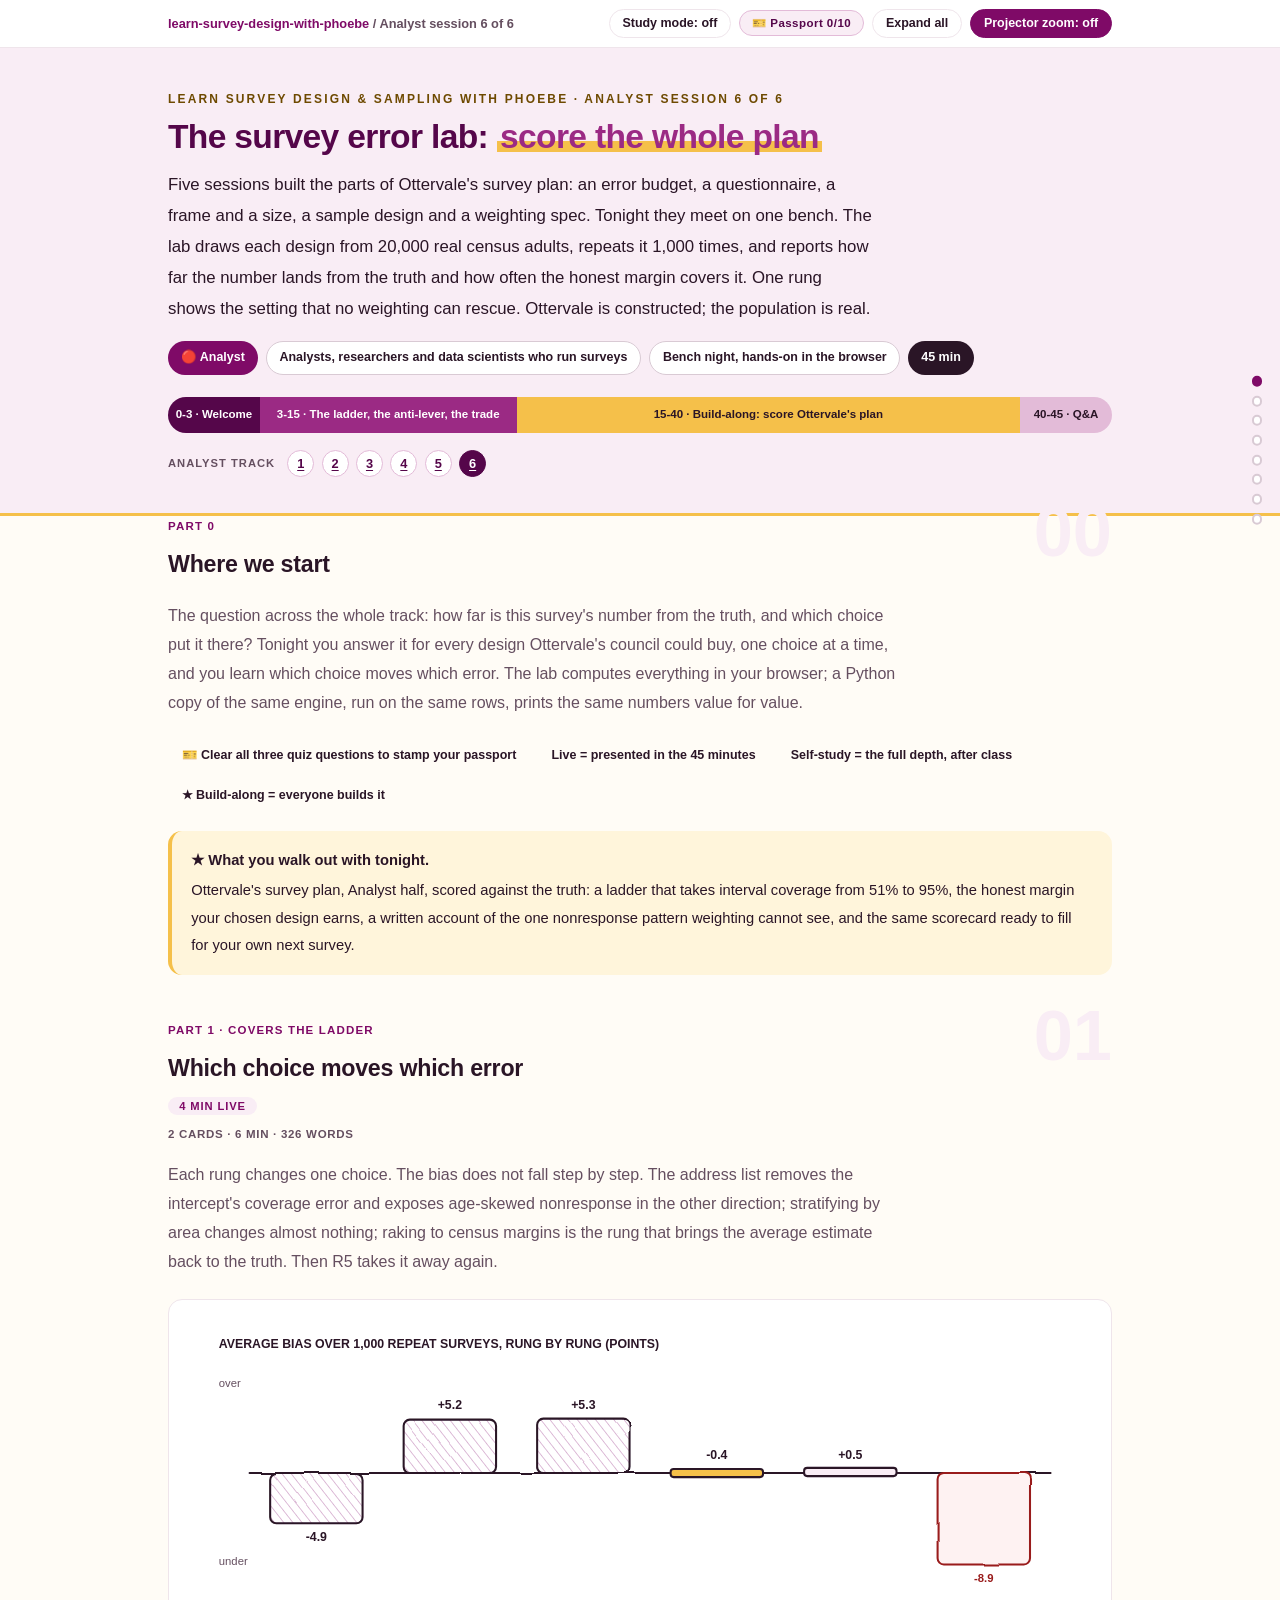
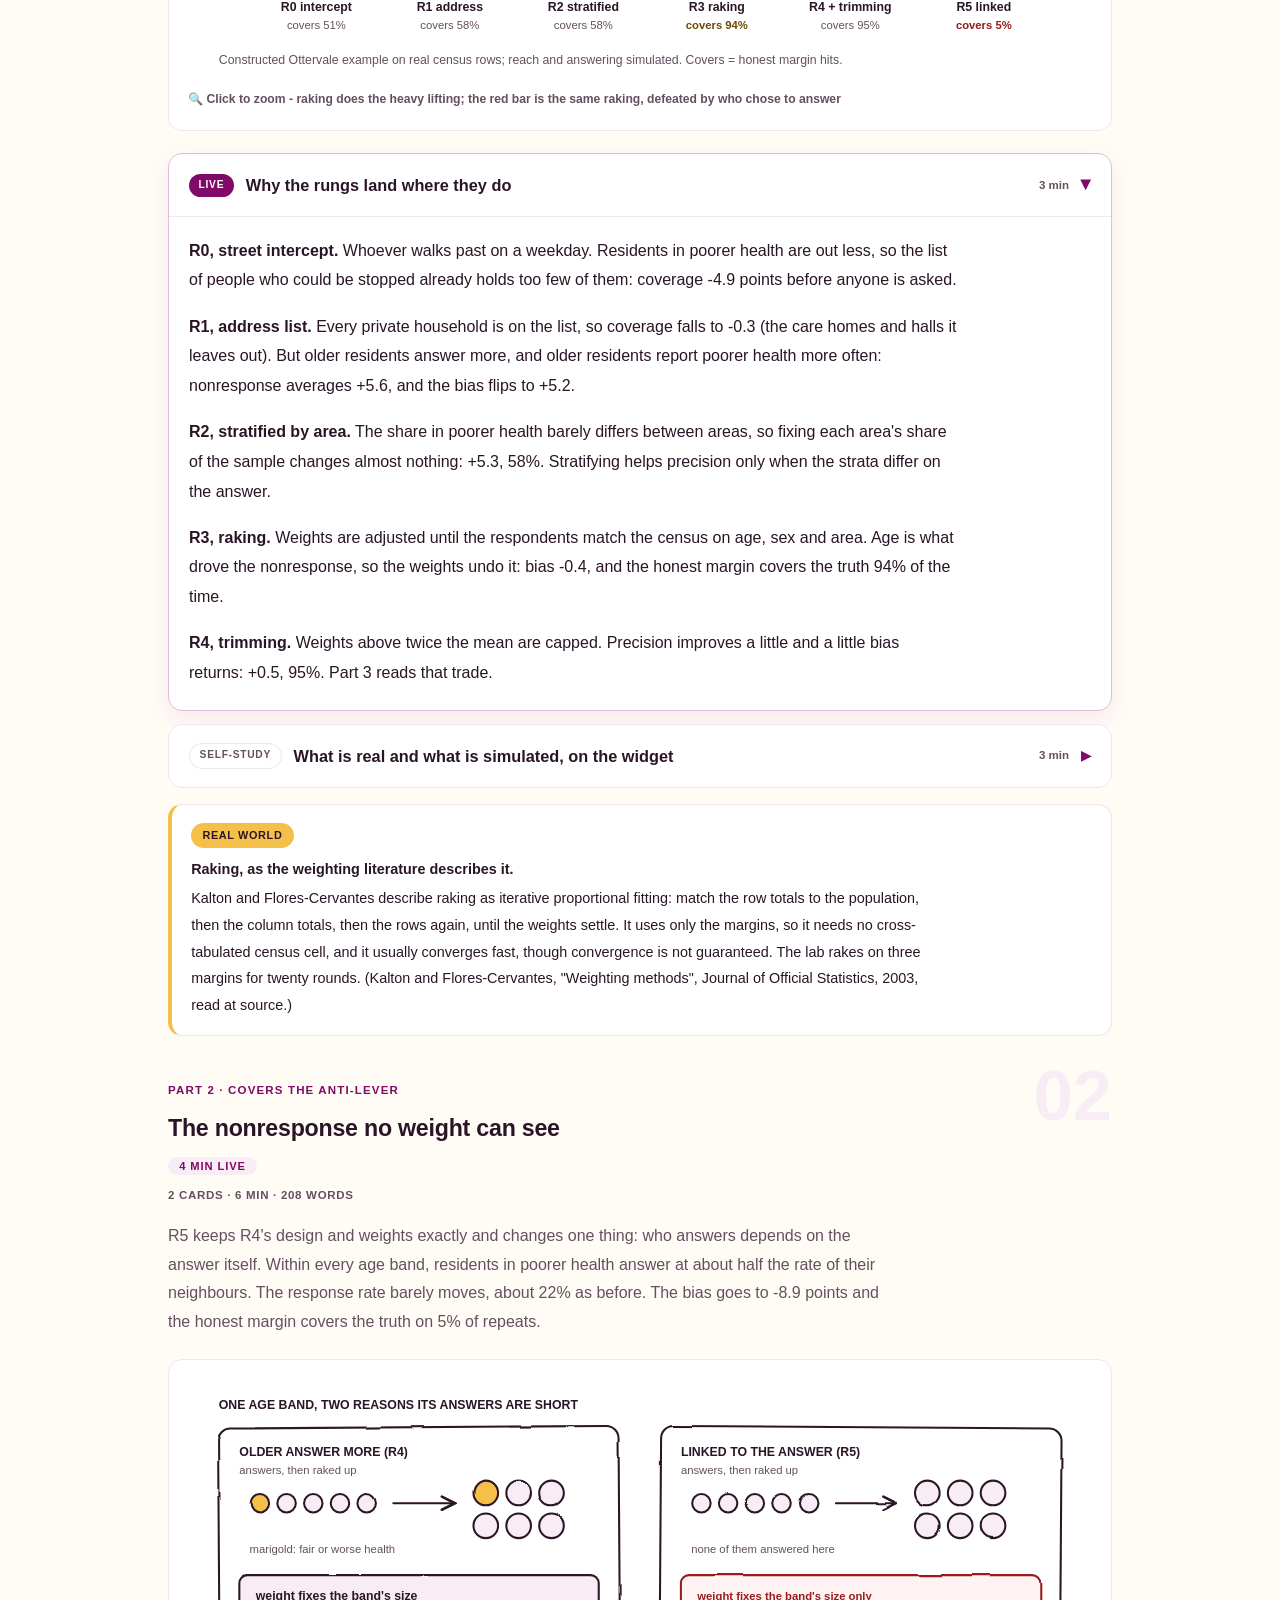
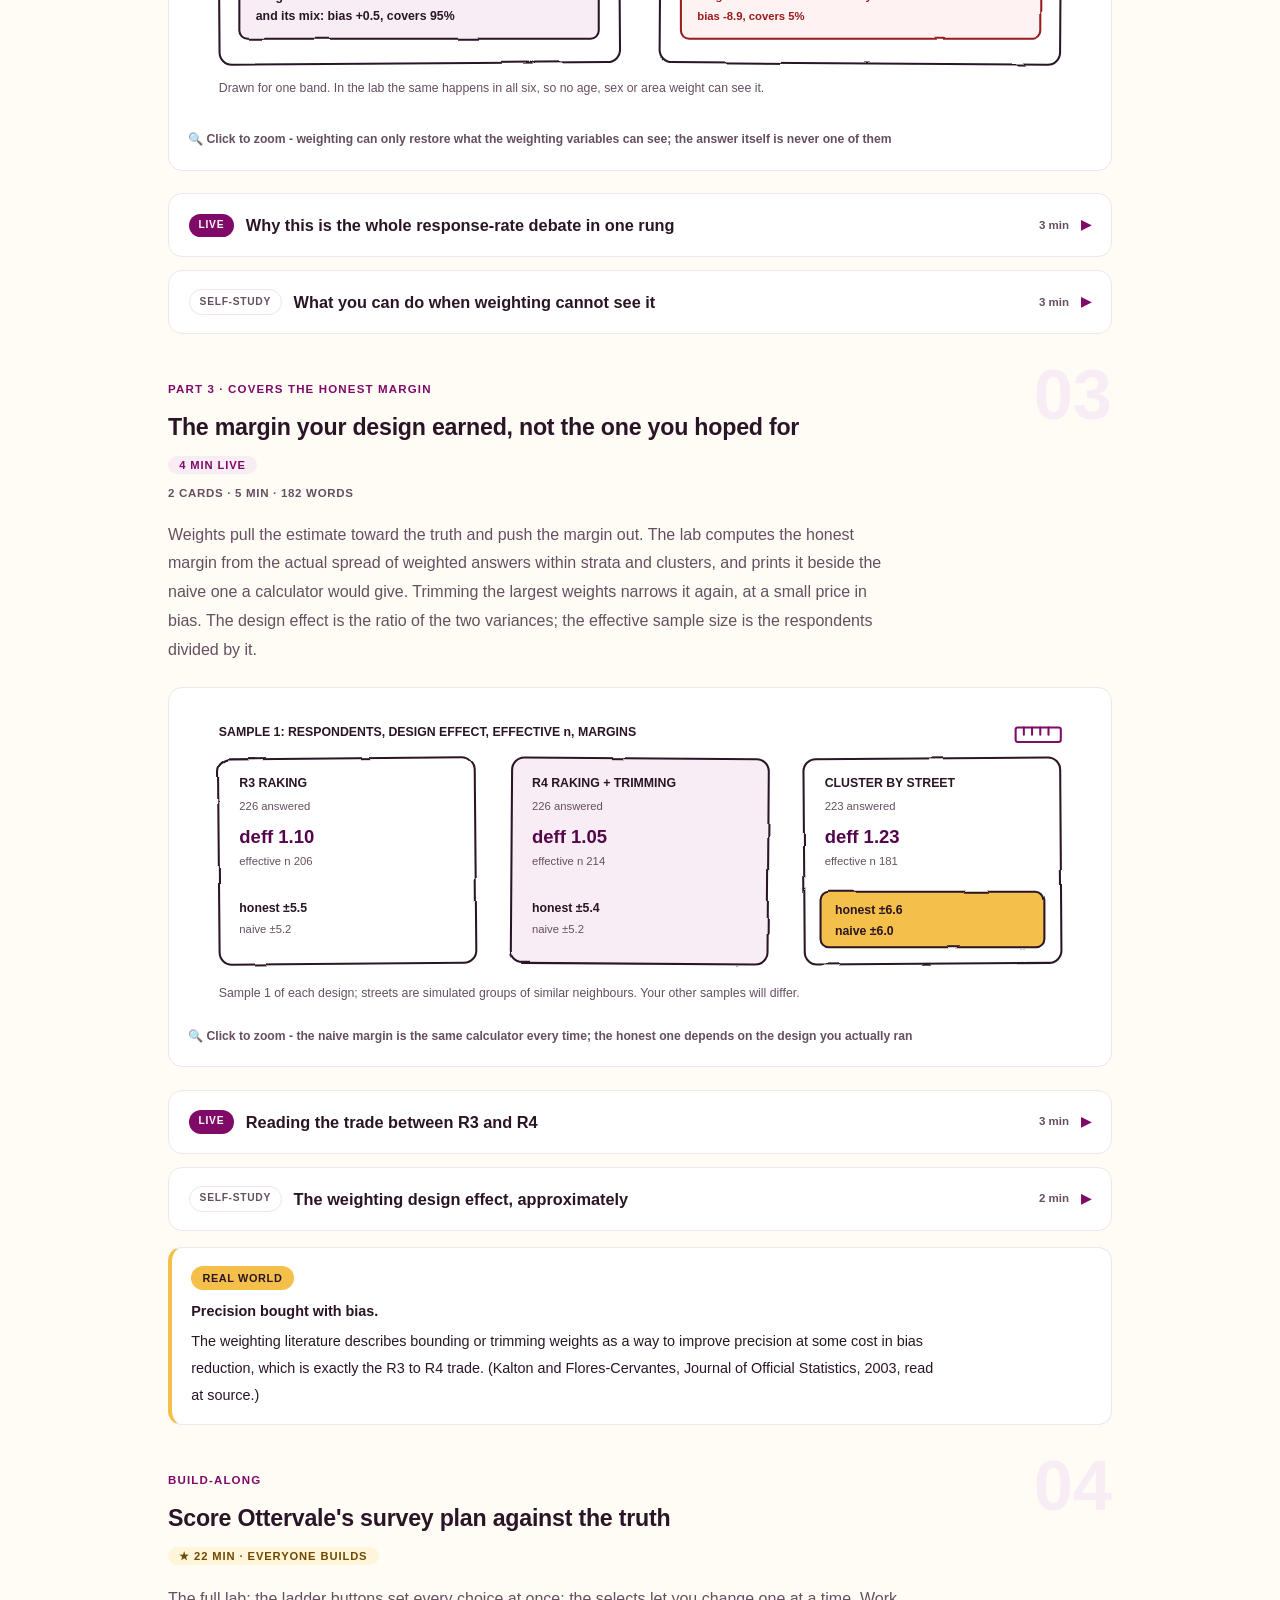
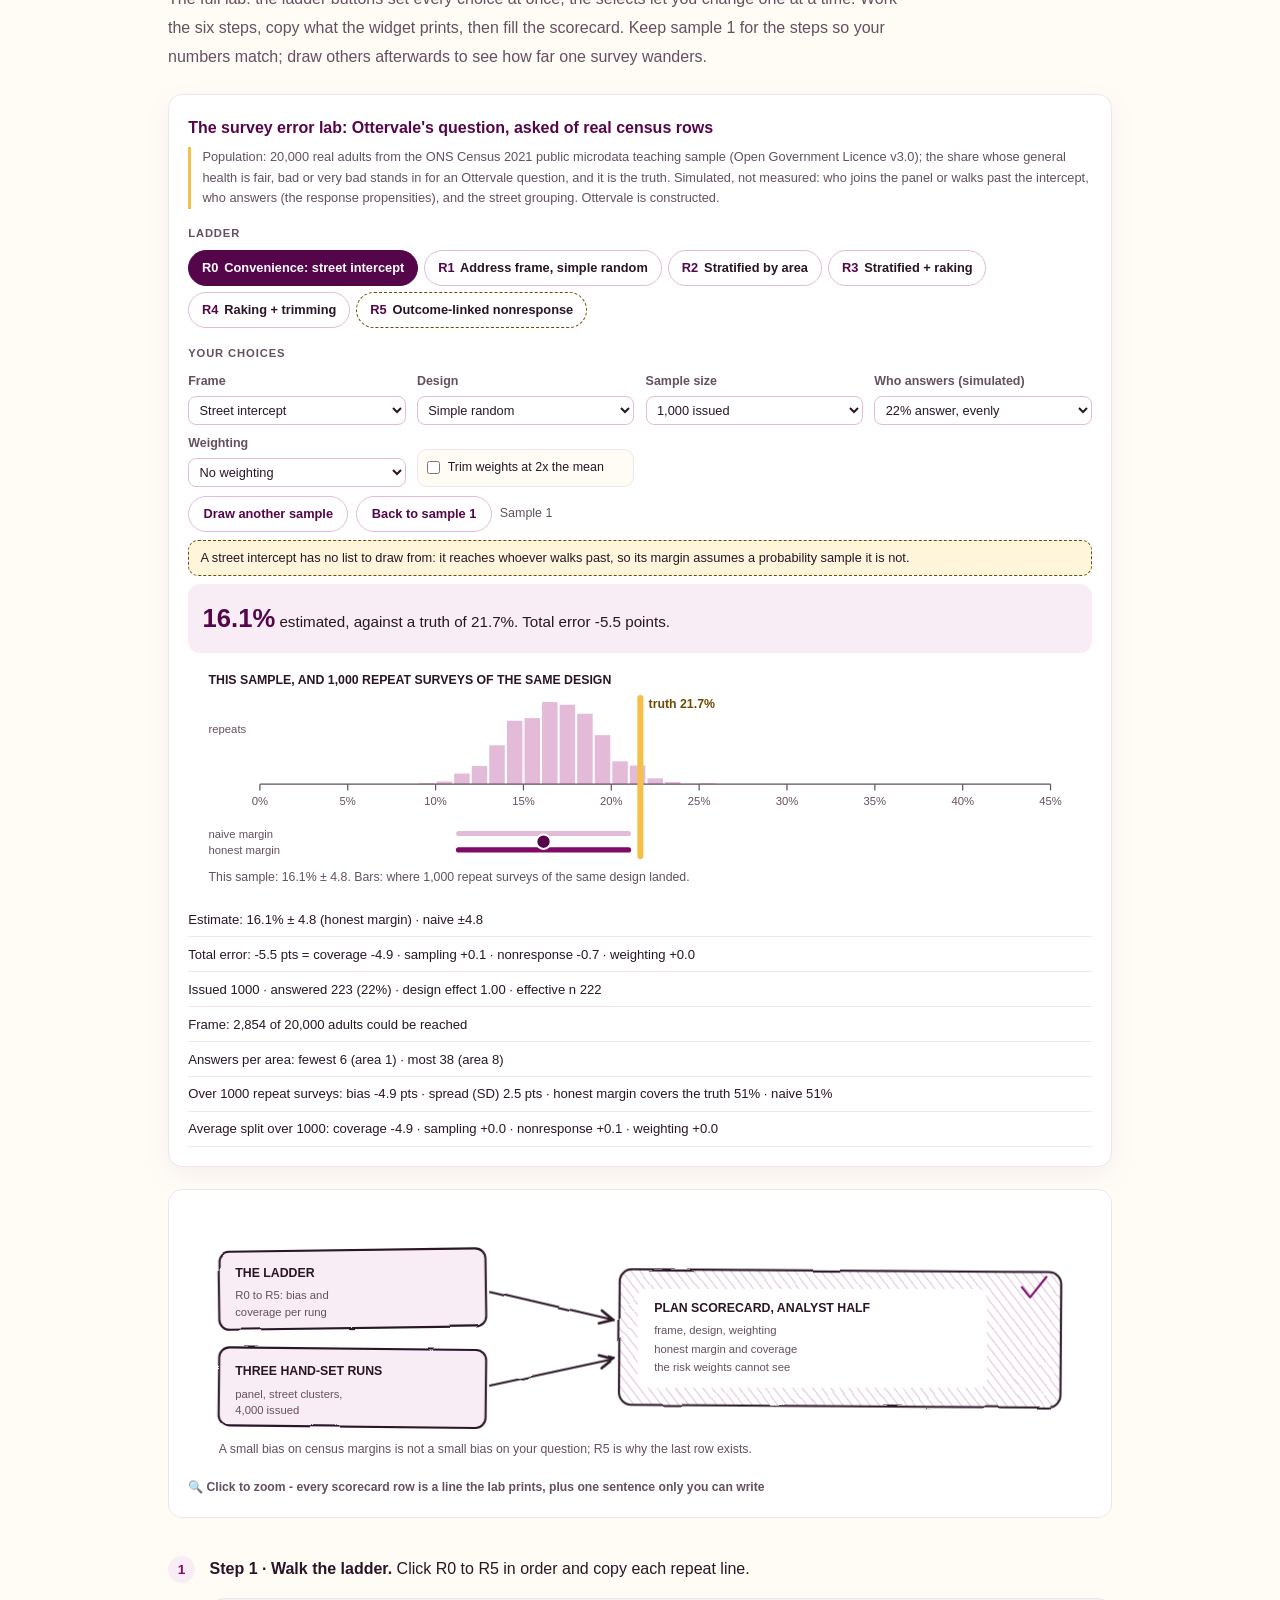
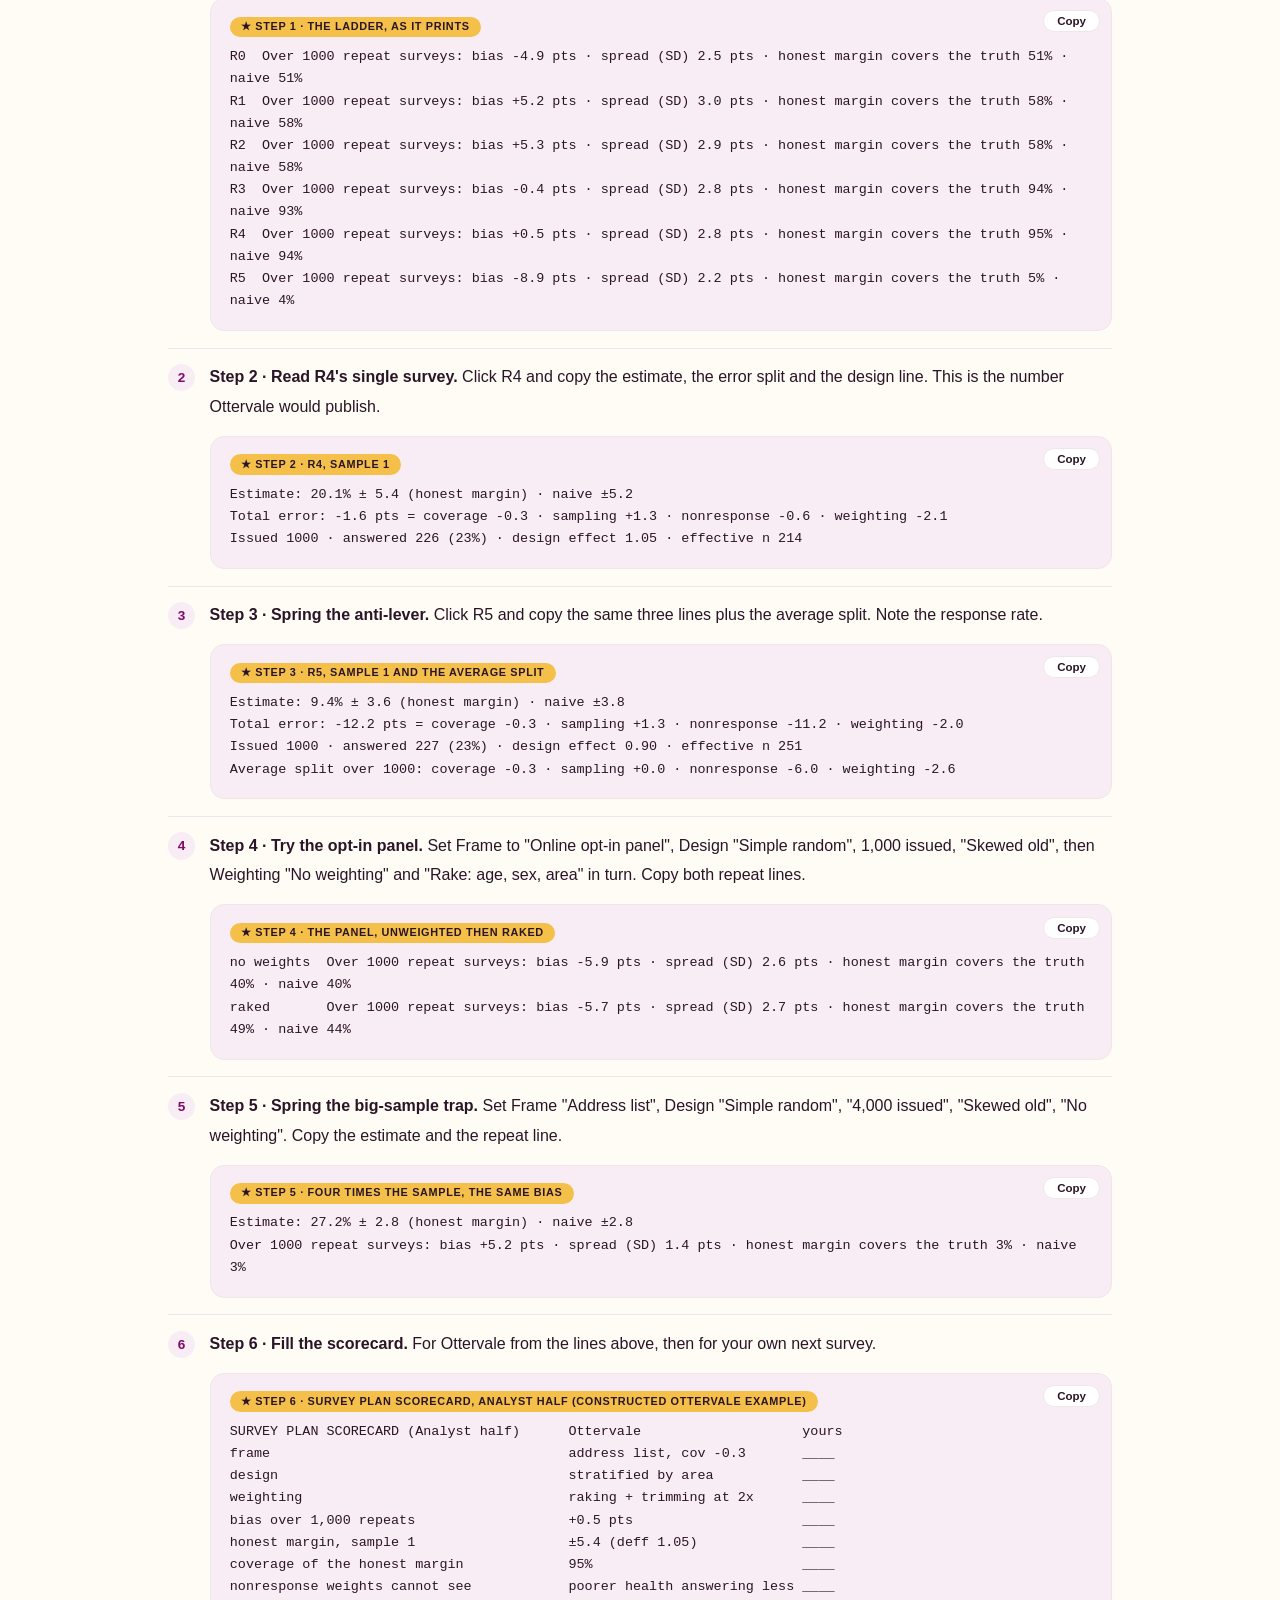
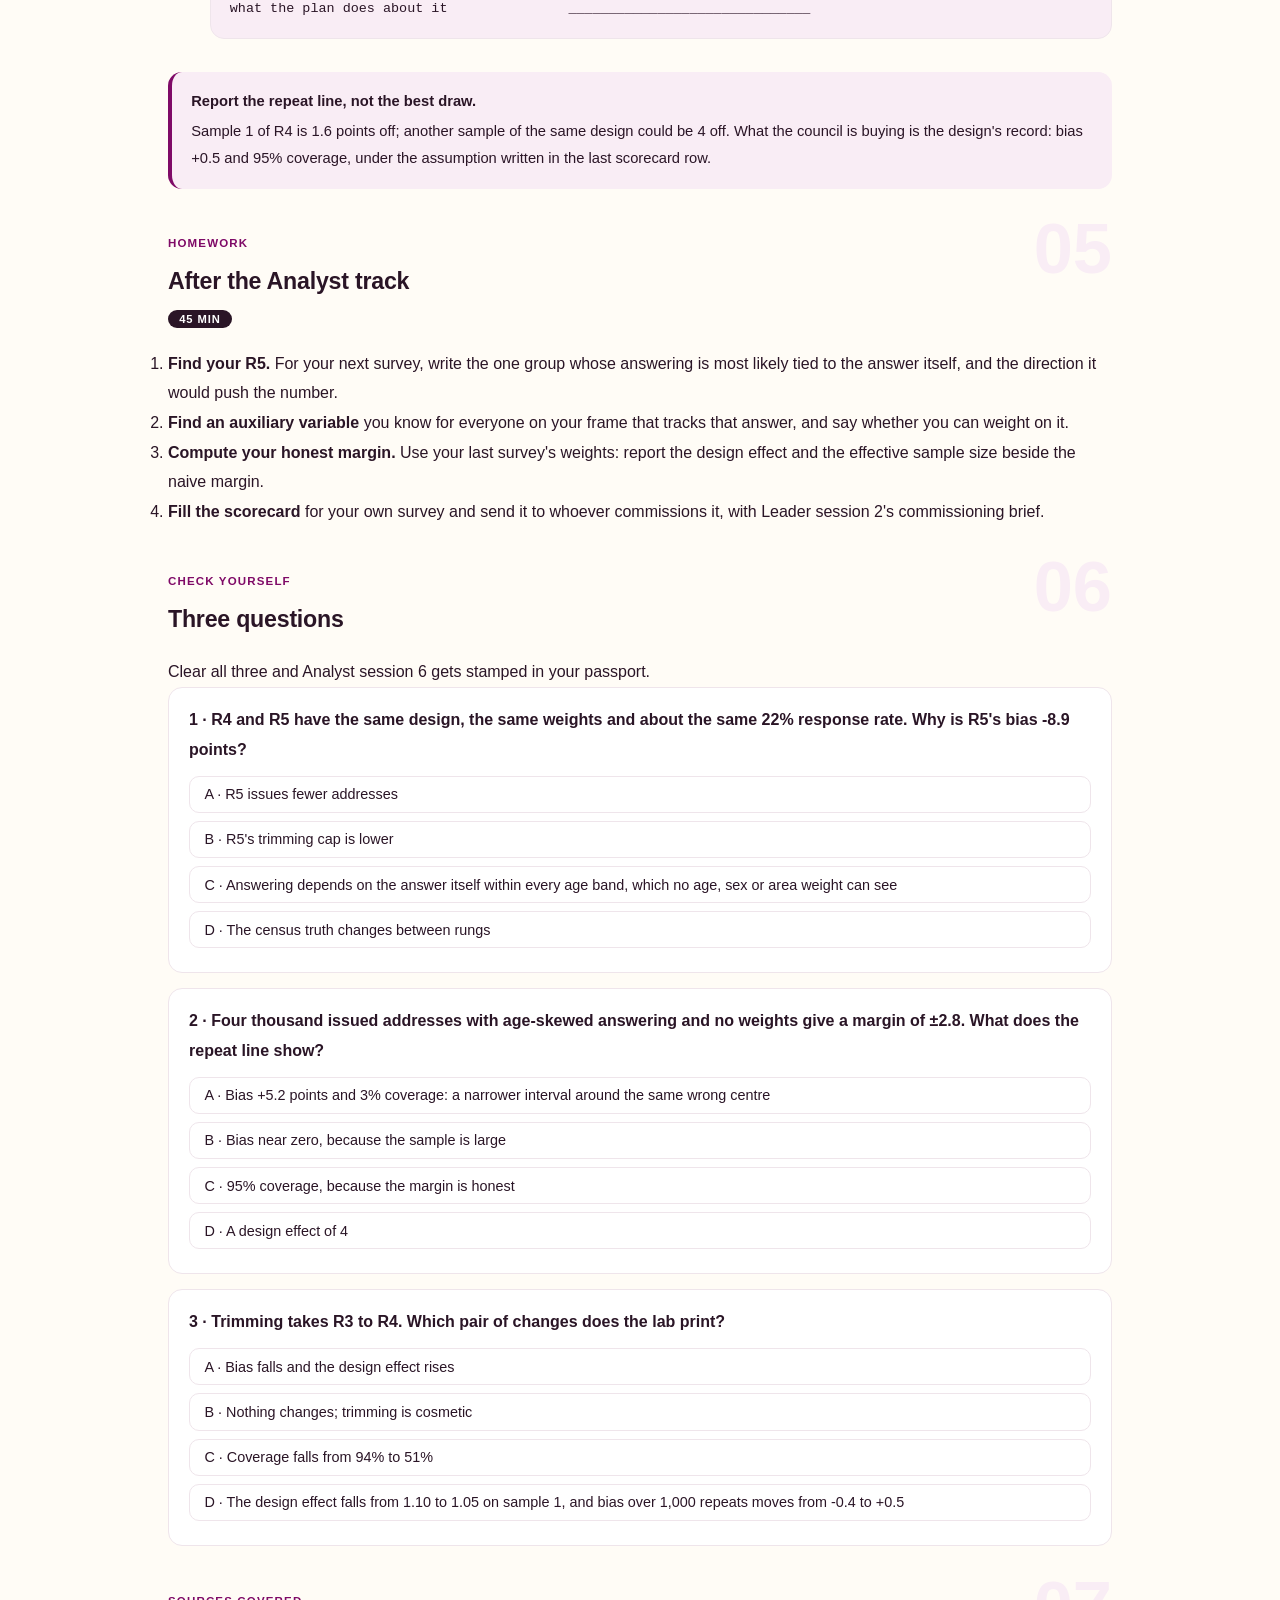
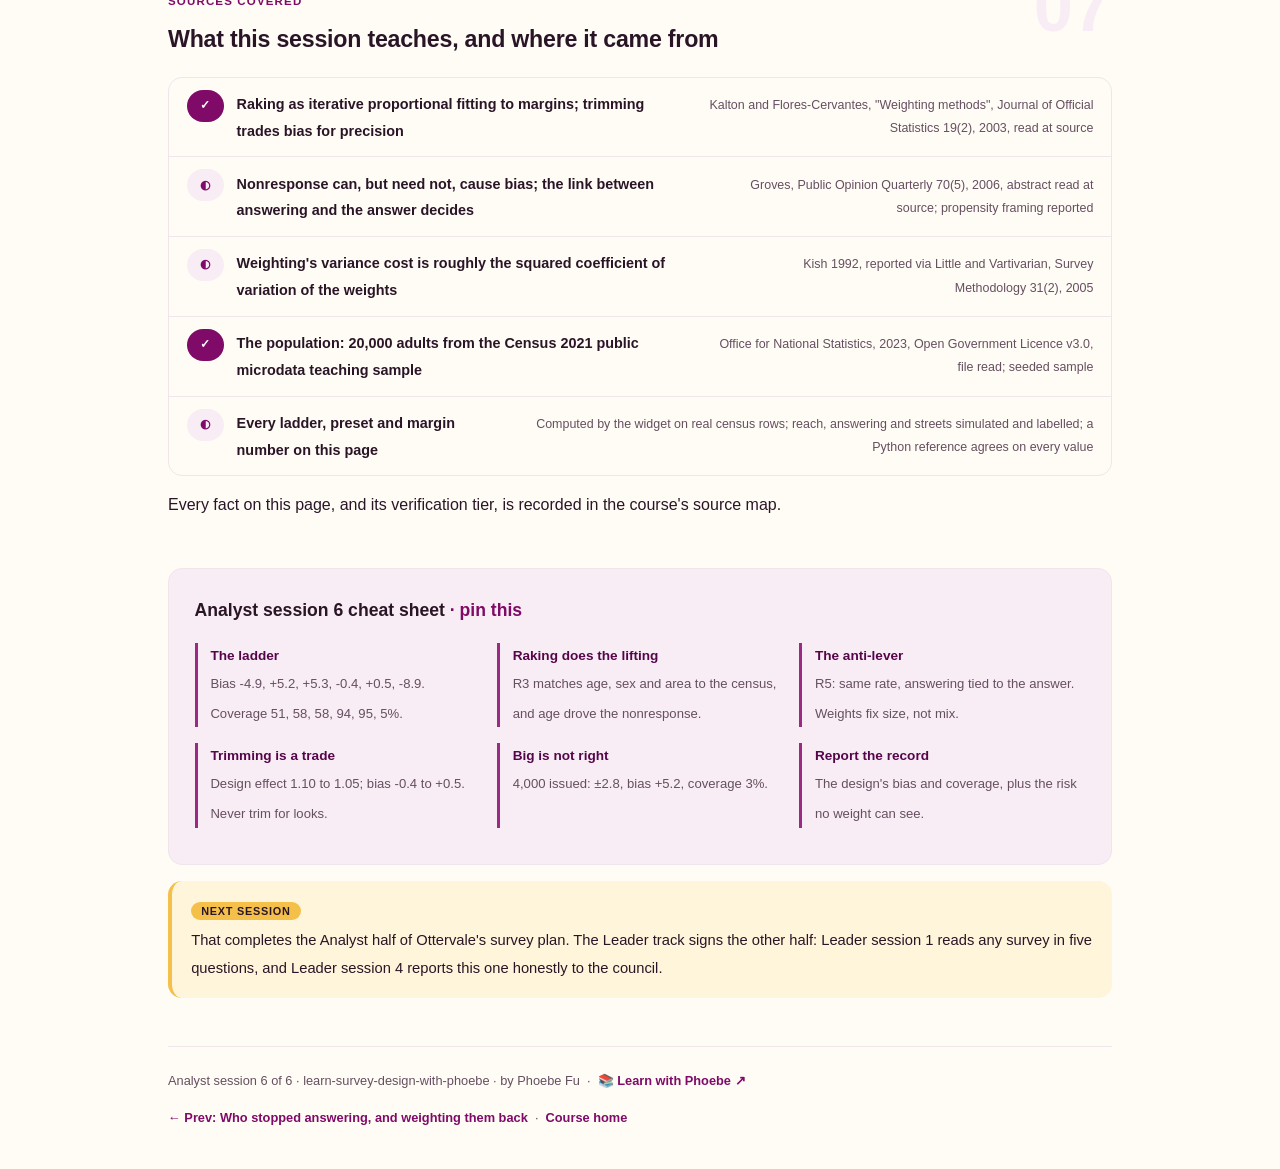
<file: courses/a6-the-survey-error-lab.html>
<!DOCTYPE html>
<html lang="en">
<head>
<meta charset="UTF-8">
<meta name="viewport" content="width=device-width, initial-scale=1.0">
<!-- social:start -->
<meta name="description" content="Analyst session 6 of 6. The survey error lab: the whole ladder from a street intercept to raking and trimming, the one setting no weighting can fix, and Ottervale's survey plan scored against real census rows.">
<meta property="og:type" content="article">
<meta property="og:site_name" content="Learn with Phoebe">
<meta property="og:title" content="The survey error lab - learn survey design and sampling with phoebe">
<meta property="og:description" content="Analyst session 6 of 6. Walk the ladder, spring the anti-lever, score the plan with an honest margin.">
<meta property="og:url" content="https://phoebefu6.github.io/learn-survey-design-with-phoebe/courses/a6-the-survey-error-lab.html">
<meta property="og:image" content="https://phoebefu6.github.io/learn-survey-design-with-phoebe/assets/og-cover.png">
<meta property="og:image:width" content="1200">
<meta property="og:image:height" content="630">
<meta name="twitter:card" content="summary_large_image">
<meta name="twitter:title" content="The survey error lab - learn survey design and sampling with phoebe">
<meta name="twitter:description" content="Analyst session 6 of 6. Interval coverage from 51% to 95%, and the 5% that weighting cannot rescue.">
<meta name="twitter:image" content="https://phoebefu6.github.io/learn-survey-design-with-phoebe/assets/og-cover.png">
<!-- social:end -->
<title>Analyst session 6 · The survey error lab - learn survey design and sampling with phoebe</title>
<link rel="stylesheet" href="../assets/style.css?v=2">
</head>
<body>

<div class="toolbar">
  <div class="wrap">
    <span class="crumb"><a href="../index.html">learn-survey-design-with-phoebe</a> / Analyst session 6 of 6</span>
    <button class="btn" id="toggle-all" type="button">Expand all</button>
    <button class="btn primary" id="zoom-toggle" type="button">Projector zoom: off</button>
  </div>
</div>

<header class="masthead">
  <div class="wrap">
    <div class="eyebrow">Learn Survey Design &amp; Sampling with Phoebe · Analyst session 6 of 6</div>
    <h1>The survey error lab: <span class="accent">score the whole plan</span></h1>
    <p class="sub">Five sessions built the parts of Ottervale's survey plan: an error budget, a questionnaire, a frame and a size, a sample design and a weighting spec. Tonight they meet on one bench. The lab draws each design from 20,000 real census adults, repeats it 1,000 times, and reports how far the number lands from the truth and how often the honest margin covers it. One rung shows the setting that no weighting can rescue. Ottervale is constructed; the population is real.</p>
    <div class="chip-row">
      <span class="chip level">🔴 Analyst</span>
      <span class="chip audience">Analysts, researchers and data scientists who run surveys</span>
      <span class="chip audience">Bench night, hands-on in the browser</span>
      <span class="chip time">45 min</span>
    </div>
    <div class="agenda">
      <span class="a1" style="flex:1">0-3 · Welcome</span>
      <span class="a2" style="flex:3">3-15 · The ladder, the anti-lever, the trade</span>
      <span class="a3" style="flex:6">15-40 · Build-along: score Ottervale's plan</span>
      <span class="a4" style="flex:1">40-45 · Q&amp;A</span>
    </div>
  </div>
</header>

<main class="wrap">

  <section class="section" id="intro">
    <div class="section-kicker">
      <span class="klabel">Part 0</span>
      <h2>Where we start</h2>
    </div>
    <p class="lede">The question across the whole track: how far is this survey's number from the truth, and which choice put it there? Tonight you answer it for every design Ottervale's council could buy, one choice at a time, and you learn which choice moves which error. The lab computes everything in your browser; a Python copy of the same engine, run on the same rows, prints the same numbers value for value.</p>

    <div class="legend">
      <span class="pill">🎫 Clear all three quiz questions to stamp your passport</span>
      <span class="pill">Live = presented in the 45 minutes</span>
      <span class="pill">Self-study = the full depth, after class</span>
      <span class="pill">★ Build-along = everyone builds it</span>
    </div>

    <div class="callout win">
      <p><strong>★ What you walk out with tonight.</strong> Ottervale's survey plan, Analyst half, scored against the truth: a ladder that takes interval coverage from 51% to 95%, the honest margin your chosen design earns, a written account of the one nonresponse pattern weighting cannot see, and the same scorecard ready to fill for your own next survey.</p>
    </div>
  </section>

  <section class="section" id="part-1">
    <div class="section-kicker">
      <span class="klabel">Part 1 · covers the ladder</span>
      <h2>Which choice moves which error</h2>
      <span class="tag concept">4 min live</span>
    </div>
    <p class="lede">Each rung changes one choice. The bias does not fall step by step. The address list removes the intercept's coverage error and exposes age-skewed nonresponse in the other direction; stratifying by area changes almost nothing; raking to census margins is the rung that brings the average estimate back to the truth. Then R5 takes it away again.</p>

    <figure class="zoomable">
      <svg viewBox="0 0 880 350" xmlns="http://www.w3.org/2000/svg" role="img" aria-label="Signed bars of average bias over 1,000 repeat surveys, one per rung, with the share of honest intervals covering the truth under each. R0 street intercept: bias minus 4.9 points, covers 51 percent. R1 address list: plus 5.2, 58 percent. R2 stratified: plus 5.3, 58 percent. R3 raking: minus 0.4, 94 percent, highlighted. R4 raking plus trimming: plus 0.5, 95 percent. R5 outcome-linked nonresponse: minus 8.9, 5 percent, drawn in red.">
        <defs>
          <filter id="a6aSk" x="-3%" y="-3%" width="106%" height="106%"><feTurbulence type="fractalNoise" baseFrequency="0.02" numOctaves="2" seed="61" result="n"/><feDisplacementMap in="SourceGraphic" in2="n" scale="2.4" xChannelSelector="R" yChannelSelector="G"/></filter>
          <pattern id="a6aHc" patternUnits="userSpaceOnUse" width="7" height="7" patternTransform="rotate(-38)"><line x1="0" y1="0" x2="0" y2="7" stroke="#7F0A67" stroke-width="1" opacity=".5"/></pattern>
          <marker id="a6aAr" viewBox="0 0 10 10" refX="9" refY="5" markerWidth="8" markerHeight="8" orient="auto"><path d="M1 1 L9 5 L1 9" fill="none" stroke="#2A1526" stroke-width="1.6" stroke-linecap="round"/></marker>
        </defs>
        <style>
          .a6aH { font: 800 12px Inter, sans-serif; fill: #2A1526; }
          .a6aL { font: 600 12px Inter, sans-serif; fill: #2A1526; }
          .a6aS { font: 400 11px Inter, sans-serif; fill: #654F60; }
          .a6aB { font: 800 11px Inter, sans-serif; fill: #6E4A00; }
          .a6aR { font: 800 11px Inter, sans-serif; fill: #991B1B; }
          .a6aN { font: 400 12px Inter, sans-serif; fill: #654F60; }
        </style>

        <text class="a6aH" x="30" y="28">AVERAGE BIAS OVER 1,000 REPEAT SURVEYS, RUNG BY RUNG (POINTS)</text>

        <g filter="url(#a6aSk)" fill="none" stroke="#2A1526" stroke-width="2" stroke-linecap="round" stroke-linejoin="round">
          <path d="M60 150 L840 150"/>
          <rect x="80" y="150" width="90" height="49" rx="6" fill="url(#a6aHc)"/>
          <rect x="210" y="98" width="90" height="52" rx="6" fill="url(#a6aHc)"/>
          <rect x="340" y="97" width="90" height="53" rx="6" fill="url(#a6aHc)"/>
          <rect x="470" y="146" width="90" height="8" rx="3" fill="#F5C04A"/>
          <rect x="600" y="145" width="90" height="8" rx="3" fill="#F9EDF5"/>
          <rect x="730" y="150" width="90" height="89" rx="6" fill="#FEF2F2" stroke="#991B1B"/>
        </g>

        <text class="a6aH" x="125" y="216" text-anchor="middle">-4.9</text>
        <text class="a6aH" x="255" y="88" text-anchor="middle">+5.2</text>
        <text class="a6aH" x="385" y="88" text-anchor="middle">+5.3</text>
        <text class="a6aH" x="515" y="136" text-anchor="middle">-0.4</text>
        <text class="a6aH" x="645" y="136" text-anchor="middle">+0.5</text>
        <text class="a6aR" x="775" y="256" text-anchor="middle">-8.9</text>

        <text class="a6aS" x="30" y="66">over</text>
        <text class="a6aS" x="30" y="240">under</text>

        <text class="a6aL" x="125" y="284" text-anchor="middle">R0 intercept</text>
        <text class="a6aL" x="255" y="284" text-anchor="middle">R1 address</text>
        <text class="a6aL" x="385" y="284" text-anchor="middle">R2 stratified</text>
        <text class="a6aL" x="515" y="284" text-anchor="middle">R3 raking</text>
        <text class="a6aL" x="645" y="284" text-anchor="middle">R4 + trimming</text>
        <text class="a6aL" x="775" y="284" text-anchor="middle">R5 linked</text>
        <text class="a6aS" x="125" y="302" text-anchor="middle">covers 51%</text>
        <text class="a6aS" x="255" y="302" text-anchor="middle">covers 58%</text>
        <text class="a6aS" x="385" y="302" text-anchor="middle">covers 58%</text>
        <text class="a6aB" x="515" y="302" text-anchor="middle">covers 94%</text>
        <text class="a6aS" x="645" y="302" text-anchor="middle">covers 95%</text>
        <text class="a6aR" x="775" y="302" text-anchor="middle">covers 5%</text>

        <text class="a6aN" x="30" y="336">Constructed Ottervale example on real census rows; reach and answering simulated. Covers = honest margin hits.</text>
      </svg>
      <figcaption>🔍 Click to zoom - raking does the heavy lifting; the red bar is the same raking, defeated by who chose to answer</figcaption>
    </figure>

    <details class="card" open>
      <summary><span class="mode live">Live</span>Why the rungs land where they do<span class="mini">3 min</span><span class="caret">▶</span></summary>
      <div class="body">
        <p><strong>R0, street intercept.</strong> Whoever walks past on a weekday. Residents in poorer health are out less, so the list of people who could be stopped already holds too few of them: coverage -4.9 points before anyone is asked.</p>
        <p><strong>R1, address list.</strong> Every private household is on the list, so coverage falls to -0.3 (the care homes and halls it leaves out). But older residents answer more, and older residents report poorer health more often: nonresponse averages +5.6, and the bias flips to +5.2.</p>
        <p><strong>R2, stratified by area.</strong> The share in poorer health barely differs between areas, so fixing each area's share of the sample changes almost nothing: +5.3, 58%. Stratifying helps precision only when the strata differ on the answer.</p>
        <p><strong>R3, raking.</strong> Weights are adjusted until the respondents match the census on age, sex and area. Age is what drove the nonresponse, so the weights undo it: bias -0.4, and the honest margin covers the truth 94% of the time.</p>
        <p><strong>R4, trimming.</strong> Weights above twice the mean are capped. Precision improves a little and a little bias returns: +0.5, 95%. Part 3 reads that trade.</p>
      </div>
    </details>

    <details class="card">
      <summary><span class="mode self">Self-study</span>What is real and what is simulated, on the widget<span class="mini">3 min</span><span class="caret">▶</span></summary>
      <div class="body">
        <p>Real: 20,000 adults drawn with a fixed seed from the 487,235 adults with a general-health answer in the Office for National Statistics' Census 2021 public microdata teaching sample, with their age band, sex, region, residence type, economic activity and general health. The truth, 21.7% in fair, bad or very bad health, is a fact about those rows.</p>
        <p>Simulated, and stated on the widget: who joins the online panel, who walks past the intercept, who answers (the response propensities: 10% of 16 to 24 year olds up to 38% of those 65 and over, or 22% evenly), and the grouping of residents into streets of 20. Published response propensities by age and health for a town like Ottervale do not exist to borrow; the lab claims only the mechanism and its ordering, never that a real council would see these exact rates.</p>
      </div>
    </details>

    <div class="callout example">
      <span class="ex-pill">Real world</span>
      <p><strong>Raking, as the weighting literature describes it.</strong> Kalton and Flores-Cervantes describe raking as iterative proportional fitting: match the row totals to the population, then the column totals, then the rows again, until the weights settle. It uses only the margins, so it needs no cross-tabulated census cell, and it usually converges fast, though convergence is not guaranteed. The lab rakes on three margins for twenty rounds. (Kalton and Flores-Cervantes, "Weighting methods", Journal of Official Statistics, 2003, read at source.)</p>
    </div>
  </section>

  <section class="section" id="part-2">
    <div class="section-kicker">
      <span class="klabel">Part 2 · covers the anti-lever</span>
      <h2>The nonresponse no weight can see</h2>
      <span class="tag concept">4 min live</span>
    </div>
    <p class="lede">R5 keeps R4's design and weights exactly and changes one thing: who answers depends on the answer itself. Within every age band, residents in poorer health answer at about half the rate of their neighbours. The response rate barely moves, about 22% as before. The bias goes to -8.9 points and the honest margin covers the truth on 5% of repeats.</p>

    <figure class="zoomable">
      <svg viewBox="0 0 880 330" xmlns="http://www.w3.org/2000/svg" role="img" aria-label="Two hand-drawn panels for one age band, 65 and over. Left, older residents answer more: the band is under-weighted in the raw answers, and raking scales the whole band up, which restores both its size and its mix because the mix of those who answered matches the band. Right, outcome-linked: within the band, residents in fair or worse health answer less, so the answers hold too few of them; raking scales the whole band up by the same factor, restoring the band's size but not its mix. The lab prints bias minus 8.9 points and 5 percent coverage for this case.">
        <defs>
          <filter id="a6bSk" x="-3%" y="-3%" width="106%" height="106%"><feTurbulence type="fractalNoise" baseFrequency="0.02" numOctaves="2" seed="67" result="n"/><feDisplacementMap in="SourceGraphic" in2="n" scale="2.4" xChannelSelector="R" yChannelSelector="G"/></filter>
          <pattern id="a6bHc" patternUnits="userSpaceOnUse" width="7" height="7" patternTransform="rotate(-38)"><line x1="0" y1="0" x2="0" y2="7" stroke="#7F0A67" stroke-width="1" opacity=".5"/></pattern>
          <marker id="a6bAr" viewBox="0 0 10 10" refX="9" refY="5" markerWidth="8" markerHeight="8" orient="auto"><path d="M1 1 L9 5 L1 9" fill="none" stroke="#2A1526" stroke-width="1.6" stroke-linecap="round"/></marker>
        </defs>
        <style>
          .a6bH { font: 800 12px Inter, sans-serif; fill: #2A1526; }
          .a6bL { font: 600 12px Inter, sans-serif; fill: #2A1526; }
          .a6bS { font: 400 11px Inter, sans-serif; fill: #654F60; }
          .a6bB { font: 800 11px Inter, sans-serif; fill: #6E4A00; }
          .a6bR { font: 800 11px Inter, sans-serif; fill: #991B1B; }
          .a6bN { font: 400 12px Inter, sans-serif; fill: #654F60; }
        </style>

        <text class="a6bH" x="30" y="28">ONE AGE BAND, TWO REASONS ITS ANSWERS ARE SHORT</text>

        <g filter="url(#a6bSk)" fill="none" stroke="#2A1526" stroke-width="2" stroke-linecap="round" stroke-linejoin="round">
          <rect x="30" y="46" width="390" height="230" rx="12" transform="rotate(-0.4 225 161)" fill="#FFFFFF"/>
          <rect x="460" y="46" width="390" height="230" rx="12" transform="rotate(0.4 655 161)" fill="#FFFFFF"/>
          <!-- left: answered sample, mix right (3 of 10 marked) -->
          <circle cx="70" cy="120" r="9" fill="#F5C04A"/><circle cx="96" cy="120" r="9" fill="#F9EDF5"/><circle cx="122" cy="120" r="9" fill="#F9EDF5"/>
          <circle cx="148" cy="120" r="9" fill="#F9EDF5"/><circle cx="174" cy="120" r="9" fill="#F9EDF5"/>
          <path d="M200 120 L260 120" marker-end="url(#a6bAr)"/>
          <circle cx="290" cy="110" r="12" fill="#F5C04A"/><circle cx="322" cy="110" r="12" fill="#F9EDF5"/><circle cx="354" cy="110" r="12" fill="#F9EDF5"/>
          <circle cx="290" cy="142" r="12" fill="#F9EDF5"/><circle cx="322" cy="142" r="12" fill="#F9EDF5"/><circle cx="354" cy="142" r="12" fill="#F9EDF5"/>
          <!-- right: answered sample, poorer health under-represented -->
          <circle cx="500" cy="120" r="9" fill="#F9EDF5"/><circle cx="526" cy="120" r="9" fill="#F9EDF5"/><circle cx="552" cy="120" r="9" fill="#F9EDF5"/>
          <circle cx="578" cy="120" r="9" fill="#F9EDF5"/><circle cx="604" cy="120" r="9" fill="#F9EDF5"/>
          <path d="M630 120 L690 120" marker-end="url(#a6bAr)"/>
          <circle cx="720" cy="110" r="12" fill="#F9EDF5"/><circle cx="752" cy="110" r="12" fill="#F9EDF5"/><circle cx="784" cy="110" r="12" fill="#F9EDF5"/>
          <circle cx="720" cy="142" r="12" fill="#F9EDF5"/><circle cx="752" cy="142" r="12" fill="#F9EDF5"/><circle cx="784" cy="142" r="12" fill="#F9EDF5"/>
          <rect x="480" y="190" width="350" height="62" rx="8" fill="#FEF2F2" stroke="#991B1B"/>
          <rect x="50" y="190" width="350" height="62" rx="8" fill="#F9EDF5"/>
        </g>

        <text class="a6bH" x="50" y="74">OLDER ANSWER MORE (R4)</text>
        <text class="a6bS" x="50" y="92">answers, then raked up</text>
        <text class="a6bH" x="480" y="74">LINKED TO THE ANSWER (R5)</text>
        <text class="a6bS" x="480" y="92">answers, then raked up</text>
        <text class="a6bS" x="60" y="168">marigold: fair or worse health</text>
        <text class="a6bS" x="490" y="168">none of them answered here</text>

        <text class="a6bL" x="66" y="214">weight fixes the band's size</text>
        <text class="a6bL" x="66" y="234">and its mix: bias +0.5, covers 95%</text>
        <text class="a6bR" x="496" y="214">weight fixes the band's size only</text>
        <text class="a6bR" x="496" y="234">bias -8.9, covers 5%</text>

        <text class="a6bN" x="30" y="304">Drawn for one band. In the lab the same happens in all six, so no age, sex or area weight can see it.</text>
      </svg>
      <figcaption>🔍 Click to zoom - weighting can only restore what the weighting variables can see; the answer itself is never one of them</figcaption>
    </figure>

    <details class="card">
      <summary><span class="mode live">Live</span>Why this is the whole response-rate debate in one rung<span class="mini">3 min</span><span class="caret">▶</span></summary>
      <div class="body">
        <p>R4 and R5 have the same response rate, about 22%. One is nearly unbiased after weighting; the other is off by 8.9 points. That is the mechanism Robert Groves set out in 2006: nonresponse can, but need not, create bias, and what decides it is how strongly answering is tied to the thing being measured (the propensity framing is reported here from a summary). The lab's "22% answer, evenly" setting gives -0.3; the outcome-linked one gives -8.9 at the same rate. The response rate alone cannot tell you which world you are in. Analyst session 5 teaches both sides of what follows from that.</p>
      </div>
    </details>

    <details class="card">
      <summary><span class="mode self">Self-study</span>What you can do when weighting cannot see it<span class="mini">3 min</span><span class="caret">▶</span></summary>
      <div class="body">
        <p>Three moves, none of them free. Follow up a subsample of nonrespondents hard (by phone, by visit) and compare them with early answerers on the survey question itself. Find an auxiliary variable that tracks the answer and that you know for everyone, from the frame or a record match (here: a disability benefit flag would do it), and weight on that. Or say so in the report: name the plausible link and its direction, and widen the stated uncertainty. The lab cannot do the first two because the census rows carry nothing beyond what it already weights on; the third is Leader session 4.</p>
      </div>
    </details>
  </section>

  <section class="section" id="part-3">
    <div class="section-kicker">
      <span class="klabel">Part 3 · covers the honest margin</span>
      <h2>The margin your design earned, not the one you hoped for</h2>
      <span class="tag concept">4 min live</span>
    </div>
    <p class="lede">Weights pull the estimate toward the truth and push the margin out. The lab computes the honest margin from the actual spread of weighted answers within strata and clusters, and prints it beside the naive one a calculator would give. Trimming the largest weights narrows it again, at a small price in bias. The design effect is the ratio of the two variances; the effective sample size is the respondents divided by it.</p>

    <figure class="zoomable">
      <svg viewBox="0 0 880 300" xmlns="http://www.w3.org/2000/svg" role="img" aria-label="Three hand-drawn columns comparing sample 1 of three designs. R3 raking: 226 answered, design effect 1.10, effective n 206, honest margin plus or minus 5.5 against naive 5.2. R4 raking plus trimming: design effect 1.05, effective n 214, honest 5.4. Cluster preset by street: design effect 1.23, effective n 181, honest 6.6 against naive 6.0, highlighted.">
        <defs>
          <filter id="a6cSk" x="-3%" y="-3%" width="106%" height="106%"><feTurbulence type="fractalNoise" baseFrequency="0.02" numOctaves="2" seed="71" result="n"/><feDisplacementMap in="SourceGraphic" in2="n" scale="2.4" xChannelSelector="R" yChannelSelector="G"/></filter>
          <pattern id="a6cHc" patternUnits="userSpaceOnUse" width="7" height="7" patternTransform="rotate(-38)"><line x1="0" y1="0" x2="0" y2="7" stroke="#7F0A67" stroke-width="1" opacity=".5"/></pattern>
          <marker id="a6cAr" viewBox="0 0 10 10" refX="9" refY="5" markerWidth="8" markerHeight="8" orient="auto"><path d="M1 1 L9 5 L1 9" fill="none" stroke="#2A1526" stroke-width="1.6" stroke-linecap="round"/></marker>
        </defs>
        <style>
          .a6cH { font: 800 12px Inter, sans-serif; fill: #2A1526; }
          .a6cL { font: 600 12px Inter, sans-serif; fill: #2A1526; }
          .a6cS { font: 400 11px Inter, sans-serif; fill: #654F60; }
          .a6cV { font: 800 18px Inter, sans-serif; fill: #55064A; }
          .a6cN { font: 400 12px Inter, sans-serif; fill: #654F60; }
        </style>

        <text class="a6cH" x="30" y="28">SAMPLE 1: RESPONDENTS, DESIGN EFFECT, EFFECTIVE n, MARGINS</text>

        <g filter="url(#a6cSk)" fill="none" stroke="#2A1526" stroke-width="2" stroke-linecap="round" stroke-linejoin="round">
          <rect x="30" y="50" width="250" height="200" rx="12" transform="rotate(-0.5 155 150)" fill="#FFFFFF"/>
          <rect x="315" y="50" width="250" height="200" rx="12" transform="rotate(0.4 440 150)" fill="#F9EDF5"/>
          <rect x="600" y="50" width="250" height="200" rx="12" transform="rotate(-0.4 725 150)" fill="#FFFFFF"/>
          <rect x="616" y="180" width="218" height="54" rx="8" fill="#F5C04A"/>
          <!-- doodle: a ruler -->
          <rect x="806" y="20" width="44" height="14" rx="2" stroke="#7F0A67"/>
          <path d="M814 20 L814 27 M822 20 L822 27 M830 20 L830 27 M838 20 L838 27" stroke="#7F0A67"/>
        </g>

        <text class="a6cH" x="50" y="78">R3 RAKING</text>
        <text class="a6cS" x="50" y="100">226 answered</text>
        <text class="a6cV" x="50" y="132">deff 1.10</text>
        <text class="a6cS" x="50" y="154">effective n 206</text>
        <text class="a6cL" x="50" y="200">honest ±5.5</text>
        <text class="a6cS" x="50" y="220">naive ±5.2</text>

        <text class="a6cH" x="335" y="78">R4 RAKING + TRIMMING</text>
        <text class="a6cS" x="335" y="100">226 answered</text>
        <text class="a6cV" x="335" y="132">deff 1.05</text>
        <text class="a6cS" x="335" y="154">effective n 214</text>
        <text class="a6cL" x="335" y="200">honest ±5.4</text>
        <text class="a6cS" x="335" y="220">naive ±5.2</text>

        <text class="a6cH" x="620" y="78">CLUSTER BY STREET</text>
        <text class="a6cS" x="620" y="100">223 answered</text>
        <text class="a6cV" x="620" y="132">deff 1.23</text>
        <text class="a6cS" x="620" y="154">effective n 181</text>
        <text class="a6cL" x="630" y="202">honest ±6.6</text>
        <text class="a6cL" x="630" y="222">naive ±6.0</text>

        <text class="a6cN" x="30" y="282">Sample 1 of each design; streets are simulated groups of similar neighbours. Your other samples will differ.</text>
      </svg>
      <figcaption>🔍 Click to zoom - the naive margin is the same calculator every time; the honest one depends on the design you actually ran</figcaption>
    </figure>

    <details class="card">
      <summary><span class="mode live">Live</span>Reading the trade between R3 and R4<span class="mini">3 min</span><span class="caret">▶</span></summary>
      <div class="body">
        <p>R3's weights vary enough to cost a design effect of 1.10 on sample 1: 226 answers carry the information of 206. R4 caps every weight above twice the mean and the design effect falls to 1.05, effective n 214. Over 1,000 repeats, R3's bias is -0.4 and R4's is +0.5: trimming gave back some of what raking fixed. Both cover the truth about 95% of the time. Trim when a handful of weights dominate and the bias cost is small; never trim to make a margin look tidy.</p>
      </div>
    </details>

    <details class="card">
      <summary><span class="mode self">Self-study</span>The weighting design effect, approximately<span class="mini">2 min</span><span class="caret">▶</span></summary>
      <div class="body">
        <p>Leslie Kish's rule of thumb for weighting is reported in a later paper by Little and Vartivarian: the variance grows by roughly the squared coefficient of variation of the weights, so the design effect from weighting is about one plus that, and the approximation is best when the weighting variable is only weakly tied to the answer. The lab does not use the shortcut. It computes the variance directly from the weighted answers, which is why its design effect can fall below 1 on a sample where stratification and the weights happen to help.</p>
      </div>
    </details>

    <div class="callout example">
      <span class="ex-pill">Real world</span>
      <p><strong>Precision bought with bias.</strong> The weighting literature describes bounding or trimming weights as a way to improve precision at some cost in bias reduction, which is exactly the R3 to R4 trade. (Kalton and Flores-Cervantes, Journal of Official Statistics, 2003, read at source.)</p>
    </div>
  </section>

  <section class="section" id="demo-1">
    <div class="section-kicker">
      <span class="klabel">Build-along</span>
      <h2>Score Ottervale's survey plan against the truth</h2>
      <span class="tag demo">★ 22 min · everyone builds</span>
    </div>
    <p class="lede">The full lab: the ladder buttons set every choice at once; the selects let you change one at a time. Work the six steps, copy what the widget prints, then fill the scorecard. Keep sample 1 for the steps so your numbers match; draw others afterwards to see how far one survey wanders.</p>

    <div class="svy-widget" data-rung="r0"></div>

    <figure class="zoomable">
      <svg viewBox="0 0 880 250" xmlns="http://www.w3.org/2000/svg" role="img" aria-label="How the lab feeds the plan scorecard. The ladder supplies the bias and coverage of each rung. Three hand-set runs supply the frame comparison, the cluster design and the big-sample trap. Both feed the scorecard rows: frame, design, weighting, honest margin, and the nonresponse risk weighting cannot see.">
        <defs>
          <filter id="a6dSk" x="-3%" y="-3%" width="106%" height="106%"><feTurbulence type="fractalNoise" baseFrequency="0.02" numOctaves="2" seed="73" result="n"/><feDisplacementMap in="SourceGraphic" in2="n" scale="2.4" xChannelSelector="R" yChannelSelector="G"/></filter>
          <pattern id="a6dHc" patternUnits="userSpaceOnUse" width="7" height="7" patternTransform="rotate(-38)"><line x1="0" y1="0" x2="0" y2="7" stroke="#7F0A67" stroke-width="1" opacity=".5"/></pattern>
          <marker id="a6dAr" viewBox="0 0 10 10" refX="9" refY="5" markerWidth="8" markerHeight="8" orient="auto"><path d="M1 1 L9 5 L1 9" fill="none" stroke="#2A1526" stroke-width="1.6" stroke-linecap="round"/></marker>
        </defs>
        <style>
          .a6dH { font: 800 12px Inter, sans-serif; fill: #2A1526; }
          .a6dS { font: 400 11px Inter, sans-serif; fill: #654F60; }
          .a6dN { font: 400 12px Inter, sans-serif; fill: #654F60; }
        </style>

        <g filter="url(#a6dSk)" fill="none" stroke="#2A1526" stroke-width="2" stroke-linecap="round" stroke-linejoin="round">
          <rect x="30" y="40" width="260" height="76" rx="10" transform="rotate(-0.8 160 78)" fill="#F9EDF5"/>
          <rect x="30" y="136" width="260" height="76" rx="10" transform="rotate(0.6 160 174)" fill="#F9EDF5"/>
          <rect x="420" y="60" width="430" height="132" rx="12" transform="rotate(0.4 635 126)" fill="url(#a6dHc)"/>
          <path d="M294 80 L414 108" marker-end="url(#a6dAr)"/>
          <path d="M294 172 L414 146" marker-end="url(#a6dAr)"/>
          <path d="M812 76 L820 86 L836 66" stroke="#7F0A67"/>
        </g>
        <rect x="438" y="78" width="340" height="96" rx="8" fill="#FFFFFF"/>

        <text class="a6dH" x="46" y="66">THE LADDER</text>
        <text class="a6dS" x="46" y="88">R0 to R5: bias and</text>
        <text class="a6dS" x="46" y="104">coverage per rung</text>
        <text class="a6dH" x="46" y="162">THREE HAND-SET RUNS</text>
        <text class="a6dS" x="46" y="184">panel, street clusters,</text>
        <text class="a6dS" x="46" y="200">4,000 issued</text>
        <text class="a6dH" x="454" y="100">PLAN SCORECARD, ANALYST HALF</text>
        <text class="a6dS" x="454" y="122">frame, design, weighting</text>
        <text class="a6dS" x="454" y="140">honest margin and coverage</text>
        <text class="a6dS" x="454" y="158">the risk weights cannot see</text>
        <text class="a6dN" x="30" y="238">A small bias on census margins is not a small bias on your question; R5 is why the last row exists.</text>
      </svg>
      <figcaption>🔍 Click to zoom - every scorecard row is a line the lab prints, plus one sentence only you can write</figcaption>
    </figure>

    <div class="steps">
      <div class="step">
        <p><strong>Step 1 · Walk the ladder.</strong> Click R0 to R5 in order and copy each repeat line.</p>
        <div class="prompt-box good"><span class="label">★ Step 1 · the ladder, as it prints</span>R0  Over 1000 repeat surveys: bias -4.9 pts · spread (SD) 2.5 pts · honest margin covers the truth 51% · naive 51%
R1  Over 1000 repeat surveys: bias +5.2 pts · spread (SD) 3.0 pts · honest margin covers the truth 58% · naive 58%
R2  Over 1000 repeat surveys: bias +5.3 pts · spread (SD) 2.9 pts · honest margin covers the truth 58% · naive 58%
R3  Over 1000 repeat surveys: bias -0.4 pts · spread (SD) 2.8 pts · honest margin covers the truth 94% · naive 93%
R4  Over 1000 repeat surveys: bias +0.5 pts · spread (SD) 2.8 pts · honest margin covers the truth 95% · naive 94%
R5  Over 1000 repeat surveys: bias -8.9 pts · spread (SD) 2.2 pts · honest margin covers the truth 5% · naive 4%</div>
      </div>
      <div class="step">
        <p><strong>Step 2 · Read R4's single survey.</strong> Click R4 and copy the estimate, the error split and the design line. This is the number Ottervale would publish.</p>
        <div class="prompt-box good"><span class="label">★ Step 2 · R4, sample 1</span>Estimate: 20.1% ± 5.4 (honest margin) · naive ±5.2
Total error: -1.6 pts = coverage -0.3 · sampling +1.3 · nonresponse -0.6 · weighting -2.1
Issued 1000 · answered 226 (23%) · design effect 1.05 · effective n 214</div>
      </div>
      <div class="step">
        <p><strong>Step 3 · Spring the anti-lever.</strong> Click R5 and copy the same three lines plus the average split. Note the response rate.</p>
        <div class="prompt-box good"><span class="label">★ Step 3 · R5, sample 1 and the average split</span>Estimate: 9.4% ± 3.6 (honest margin) · naive ±3.8
Total error: -12.2 pts = coverage -0.3 · sampling +1.3 · nonresponse -11.2 · weighting -2.0
Issued 1000 · answered 227 (23%) · design effect 0.90 · effective n 251
Average split over 1000: coverage -0.3 · sampling +0.0 · nonresponse -6.0 · weighting -2.6</div>
      </div>
      <div class="step">
        <p><strong>Step 4 · Try the opt-in panel.</strong> Set Frame to "Online opt-in panel", Design "Simple random", 1,000 issued, "Skewed old", then Weighting "No weighting" and "Rake: age, sex, area" in turn. Copy both repeat lines.</p>
        <div class="prompt-box good"><span class="label">★ Step 4 · the panel, unweighted then raked</span>no weights  Over 1000 repeat surveys: bias -5.9 pts · spread (SD) 2.6 pts · honest margin covers the truth 40% · naive 40%
raked       Over 1000 repeat surveys: bias -5.7 pts · spread (SD) 2.7 pts · honest margin covers the truth 49% · naive 44%</div>
      </div>
      <div class="step">
        <p><strong>Step 5 · Spring the big-sample trap.</strong> Set Frame "Address list", Design "Simple random", "4,000 issued", "Skewed old", "No weighting". Copy the estimate and the repeat line.</p>
        <div class="prompt-box good"><span class="label">★ Step 5 · four times the sample, the same bias</span>Estimate: 27.2% ± 2.8 (honest margin) · naive ±2.8
Over 1000 repeat surveys: bias +5.2 pts · spread (SD) 1.4 pts · honest margin covers the truth 3% · naive 3%</div>
      </div>
      <div class="step">
        <p><strong>Step 6 · Fill the scorecard.</strong> For Ottervale from the lines above, then for your own next survey.</p>
        <div class="prompt-box good"><span class="label">★ Step 6 · survey plan scorecard, Analyst half (constructed Ottervale example)</span>SURVEY PLAN SCORECARD (Analyst half)      Ottervale                    yours
frame                                     address list, cov -0.3       ____
design                                    stratified by area           ____
weighting                                 raking + trimming at 2x      ____
bias over 1,000 repeats                   +0.5 pts                     ____
honest margin, sample 1                   ±5.4 (deff 1.05)             ____
coverage of the honest margin             95%                          ____
nonresponse weights cannot see            poorer health answering less ____
what the plan does about it               ______________________________</div>
      </div>
    </div>

    <div class="callout tip">
      <p><strong>Report the repeat line, not the best draw.</strong> Sample 1 of R4 is 1.6 points off; another sample of the same design could be 4 off. What the council is buying is the design's record: bias +0.5 and 95% coverage, under the assumption written in the last scorecard row.</p>
    </div>
  </section>

  <section class="section" id="exercise">
    <div class="section-kicker">
      <span class="klabel">Homework</span>
      <h2>After the Analyst track</h2>
      <span class="tag exercise">45 min</span>
    </div>
    <ol>
      <li><strong>Find your R5.</strong> For your next survey, write the one group whose answering is most likely tied to the answer itself, and the direction it would push the number.</li>
      <li><strong>Find an auxiliary variable</strong> you know for everyone on your frame that tracks that answer, and say whether you can weight on it.</li>
      <li><strong>Compute your honest margin.</strong> Use your last survey's weights: report the design effect and the effective sample size beside the naive margin.</li>
      <li><strong>Fill the scorecard</strong> for your own survey and send it to whoever commissions it, with Leader session 2's commissioning brief.</li>
    </ol>
  </section>

  <section class="section" id="quiz">
    <div class="section-kicker">
      <span class="klabel">Check yourself</span>
      <h2>Three questions</h2>
    </div>
    <p>Clear all three and Analyst session 6 gets stamped in your passport.</p>

    <div class="quiz-q" data-answer="2">
      <p class="qtext">1 · R4 and R5 have the same design, the same weights and about the same 22% response rate. Why is R5's bias -8.9 points?</p>
      <button class="qopt" type="button">A · R5 issues fewer addresses</button>
      <button class="qopt" type="button">B · R5's trimming cap is lower</button>
      <button class="qopt" type="button">C · Answering depends on the answer itself within every age band, which no age, sex or area weight can see</button>
      <button class="qopt" type="button">D · The census truth changes between rungs</button>
      <p class="qwhy">Weights restore what the weighting variables can see. When answering tracks the outcome inside every weighting cell, the weights restore the cell's size, not its mix.</p>
    </div>

    <div class="quiz-q" data-answer="0">
      <p class="qtext">2 · Four thousand issued addresses with age-skewed answering and no weights give a margin of ±2.8. What does the repeat line show?</p>
      <button class="qopt" type="button">A · Bias +5.2 points and 3% coverage: a narrower interval around the same wrong centre</button>
      <button class="qopt" type="button">B · Bias near zero, because the sample is large</button>
      <button class="qopt" type="button">C · 95% coverage, because the margin is honest</button>
      <button class="qopt" type="button">D · A design effect of 4</button>
      <p class="qwhy">Sample size buys down sampling error only. With the same bias, a tighter interval misses the truth more often, not less.</p>
    </div>

    <div class="quiz-q" data-answer="3">
      <p class="qtext">3 · Trimming takes R3 to R4. Which pair of changes does the lab print?</p>
      <button class="qopt" type="button">A · Bias falls and the design effect rises</button>
      <button class="qopt" type="button">B · Nothing changes; trimming is cosmetic</button>
      <button class="qopt" type="button">C · Coverage falls from 94% to 51%</button>
      <button class="qopt" type="button">D · The design effect falls from 1.10 to 1.05 on sample 1, and bias over 1,000 repeats moves from -0.4 to +0.5</button>
      <p class="qwhy">Trimming buys precision with a little bias. Both rungs still cover the truth about 95% of the time.</p>
    </div>

    <p class="quiz-score"></p>
  </section>

  <section class="section" id="official">
    <div class="section-kicker">
      <span class="klabel">Sources covered</span>
      <h2>What this session teaches, and where it came from</h2>
    </div>
    <div class="covered">
      <div class="covered-row"><span class="status pill solid">✓</span><span class="name">Raking as iterative proportional fitting to margins; trimming trades bias for precision</span><span class="note">Kalton and Flores-Cervantes, "Weighting methods", Journal of Official Statistics 19(2), 2003, read at source</span></div>
      <div class="covered-row"><span class="status pill light">◐</span><span class="name">Nonresponse can, but need not, cause bias; the link between answering and the answer decides</span><span class="note">Groves, Public Opinion Quarterly 70(5), 2006, abstract read at source; propensity framing reported</span></div>
      <div class="covered-row"><span class="status pill light">◐</span><span class="name">Weighting's variance cost is roughly the squared coefficient of variation of the weights</span><span class="note">Kish 1992, reported via Little and Vartivarian, Survey Methodology 31(2), 2005</span></div>
      <div class="covered-row"><span class="status pill solid">✓</span><span class="name">The population: 20,000 adults from the Census 2021 public microdata teaching sample</span><span class="note">Office for National Statistics, 2023, Open Government Licence v3.0, file read; seeded sample</span></div>
      <div class="covered-row"><span class="status pill light">◐</span><span class="name">Every ladder, preset and margin number on this page</span><span class="note">Computed by the widget on real census rows; reach, answering and streets simulated and labelled; a Python reference agrees on every value</span></div>
    </div>
    <p class="mono" style="margin-top:14px">Every fact on this page, and its verification tier, is recorded in the course's source map.</p>
  </section>

  <section class="cheat" id="cheatsheet">
    <h3>Analyst session 6 cheat sheet <span>· pin this</span></h3>
    <div class="grid-2">
      <div class="cheat-item"><b>The ladder</b><span>Bias -4.9, +5.2, +5.3, -0.4, +0.5, -8.9. Coverage 51, 58, 58, 94, 95, 5%.</span></div>
      <div class="cheat-item"><b>Raking does the lifting</b><span>R3 matches age, sex and area to the census, and age drove the nonresponse.</span></div>
      <div class="cheat-item"><b>The anti-lever</b><span>R5: same rate, answering tied to the answer. Weights fix size, not mix.</span></div>
      <div class="cheat-item"><b>Trimming is a trade</b><span>Design effect 1.10 to 1.05; bias -0.4 to +0.5. Never trim for looks.</span></div>
      <div class="cheat-item"><b>Big is not right</b><span>4,000 issued: ±2.8, bias +5.2, coverage 3%.</span></div>
      <div class="cheat-item"><b>Report the record</b><span>The design's bias and coverage, plus the risk no weight can see.</span></div>
    </div>
  </section>

  <div class="callout next">
    <span class="nx-pill">Next session</span>
    <p>That completes the Analyst half of Ottervale's survey plan. The Leader track signs the other half: Leader session 1 reads any survey in five questions, and Leader session 4 reports this one honestly to the council.</p>
  </div>

  <footer class="pagefoot">
    <span>Analyst session 6 of 6 · learn-survey-design-with-phoebe · by Phoebe Fu &nbsp;·&nbsp; 📚 <a href="https://phoebefu6.github.io/learn-with-phoebe/">Learn with Phoebe ↗</a></span>
    <span><a href="a5-who-stopped-answering.html">← Prev: Who stopped answering, and weighting them back</a> &nbsp;·&nbsp; <a href="../index.html">Course home</a></span>
  </footer>

</main>

<script src="../assets/svy-sample.js?v=1"></script>
<script src="../assets/svy-live.js?v=1"></script>
<script src="../assets/app.js?v=2"></script>
</body>
</html>
</file>
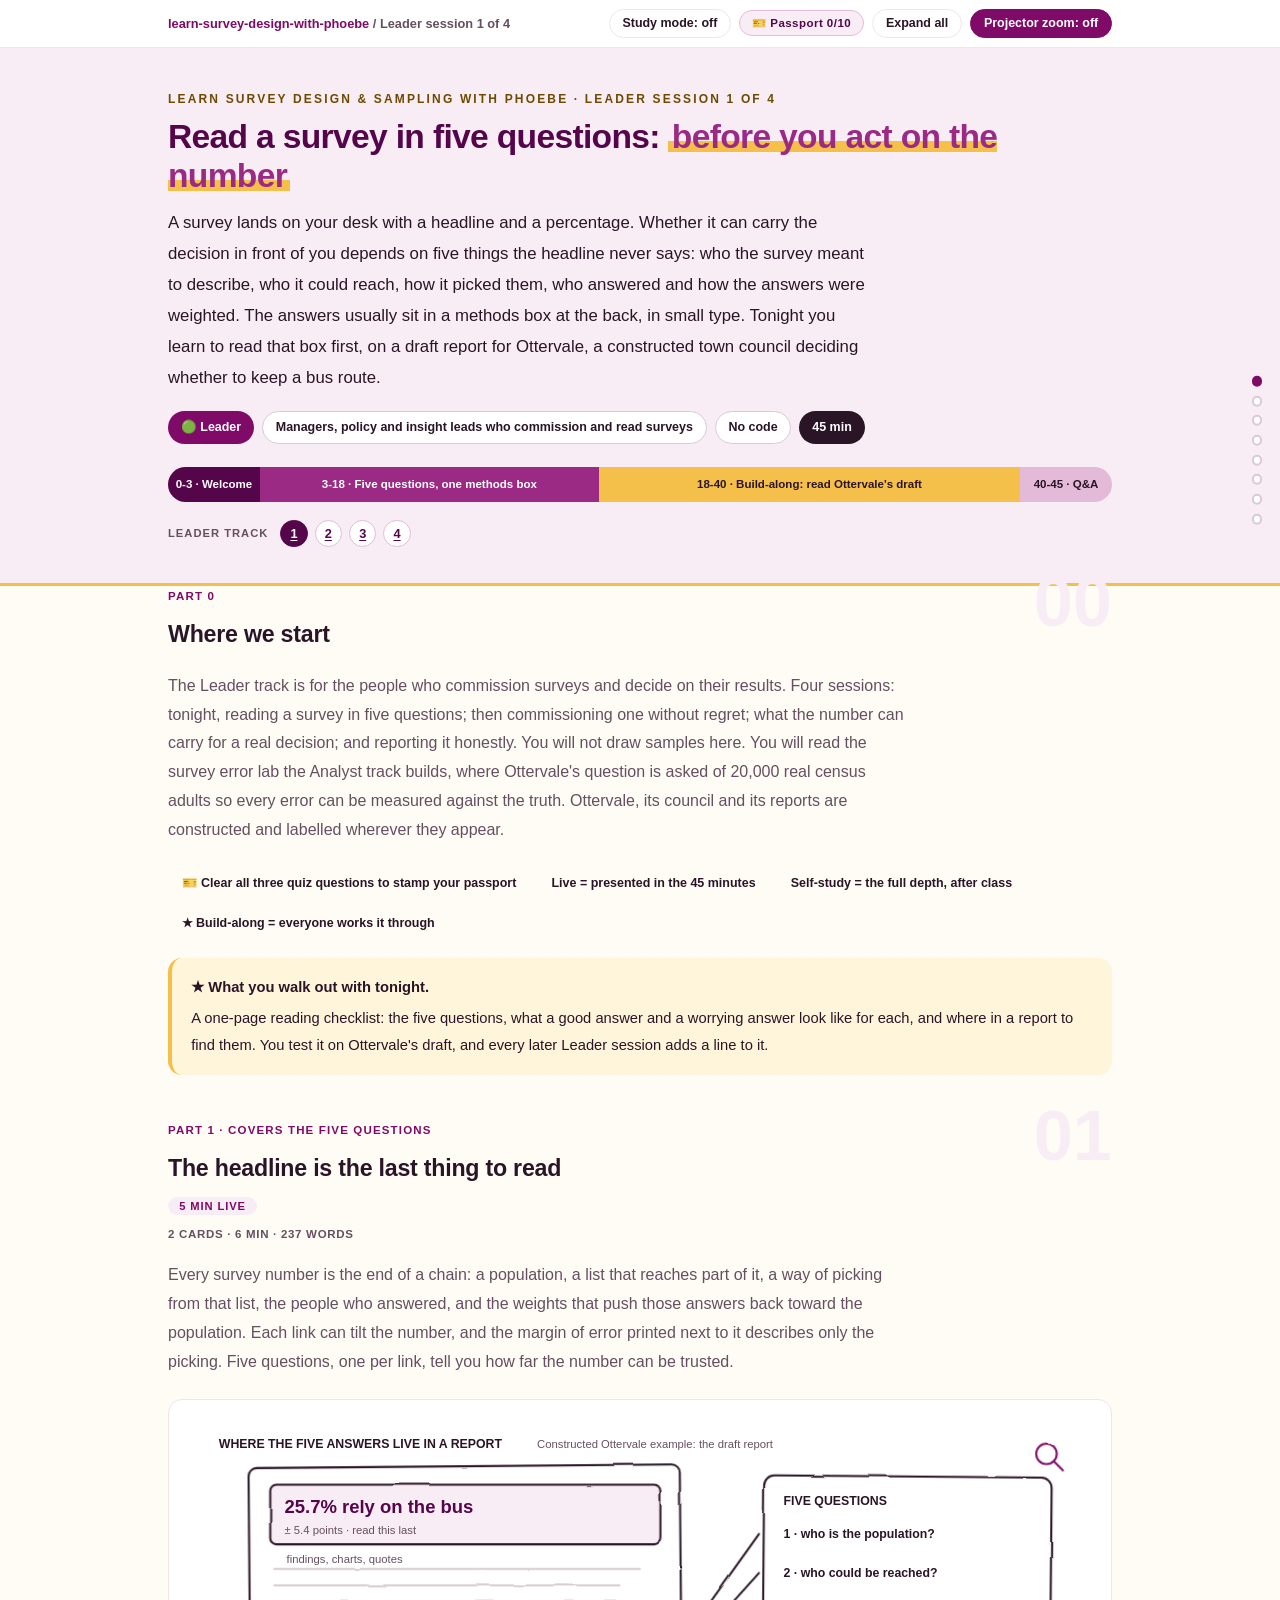
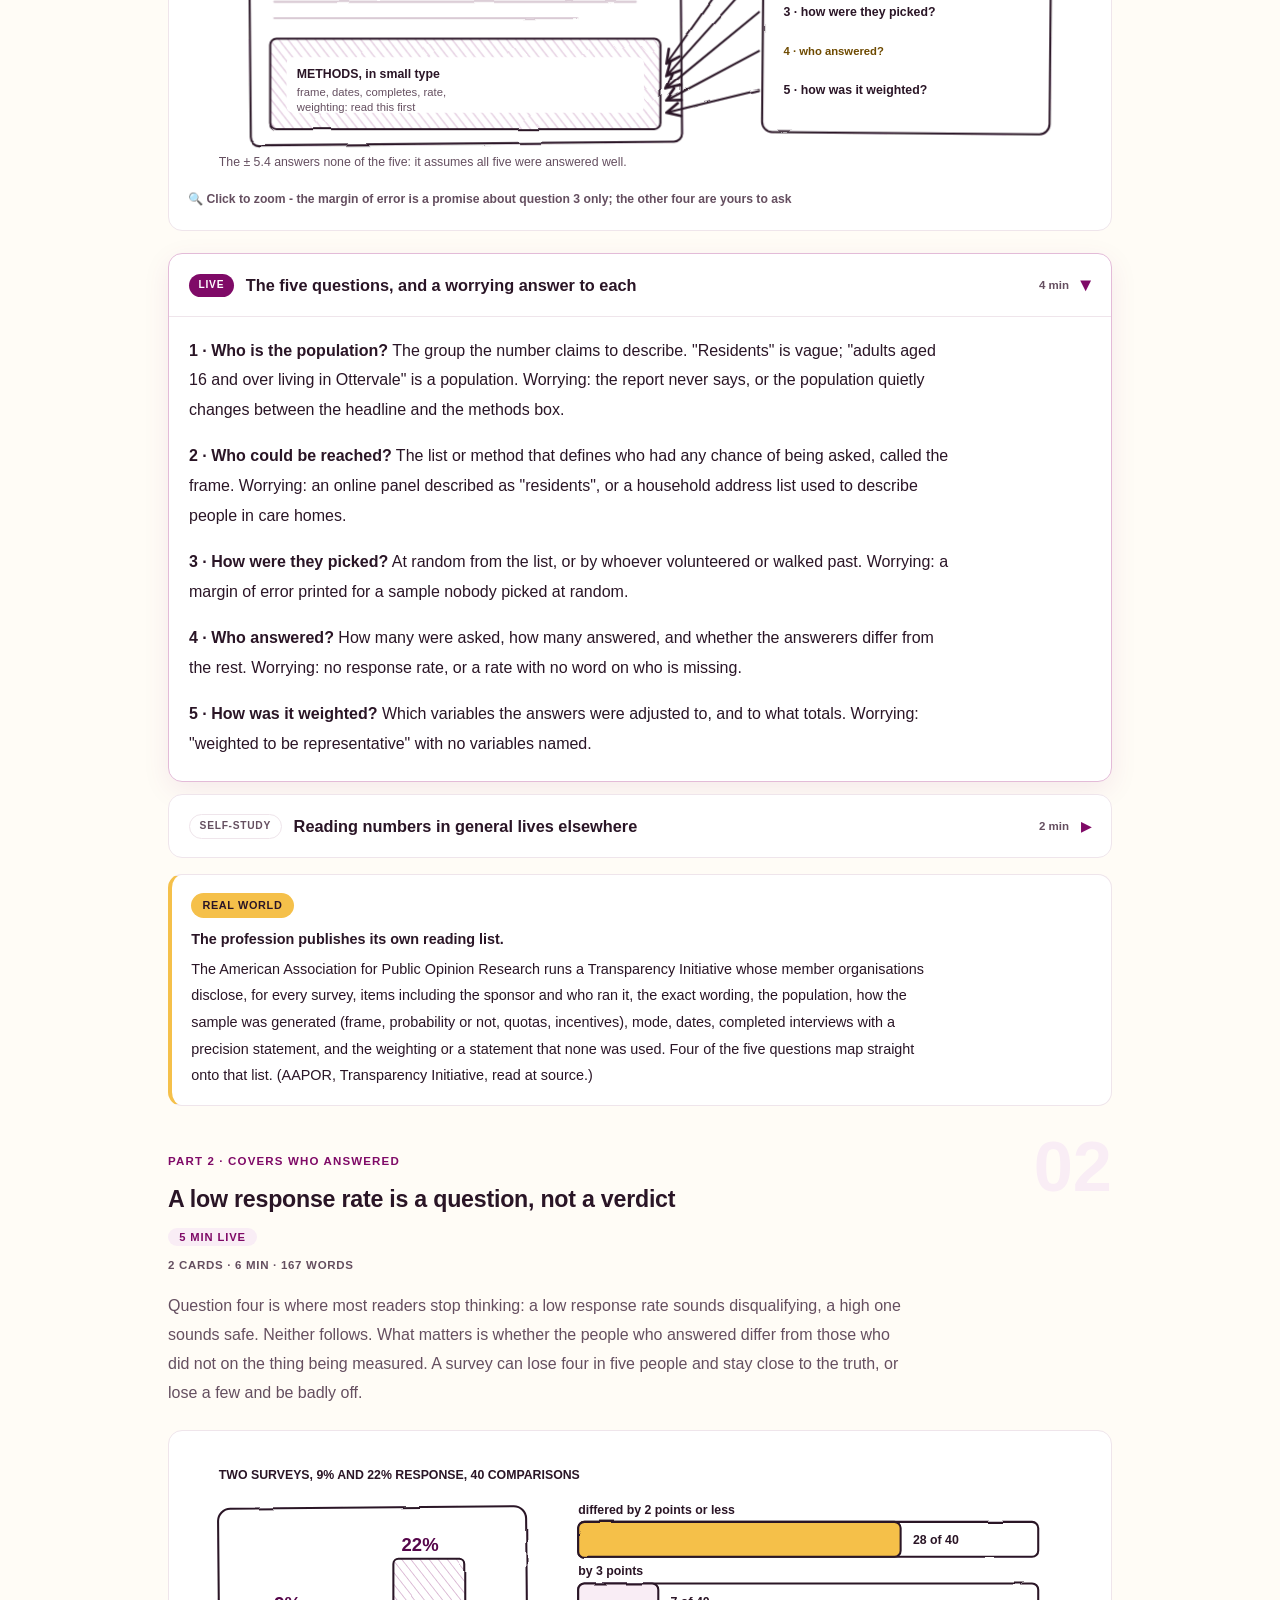
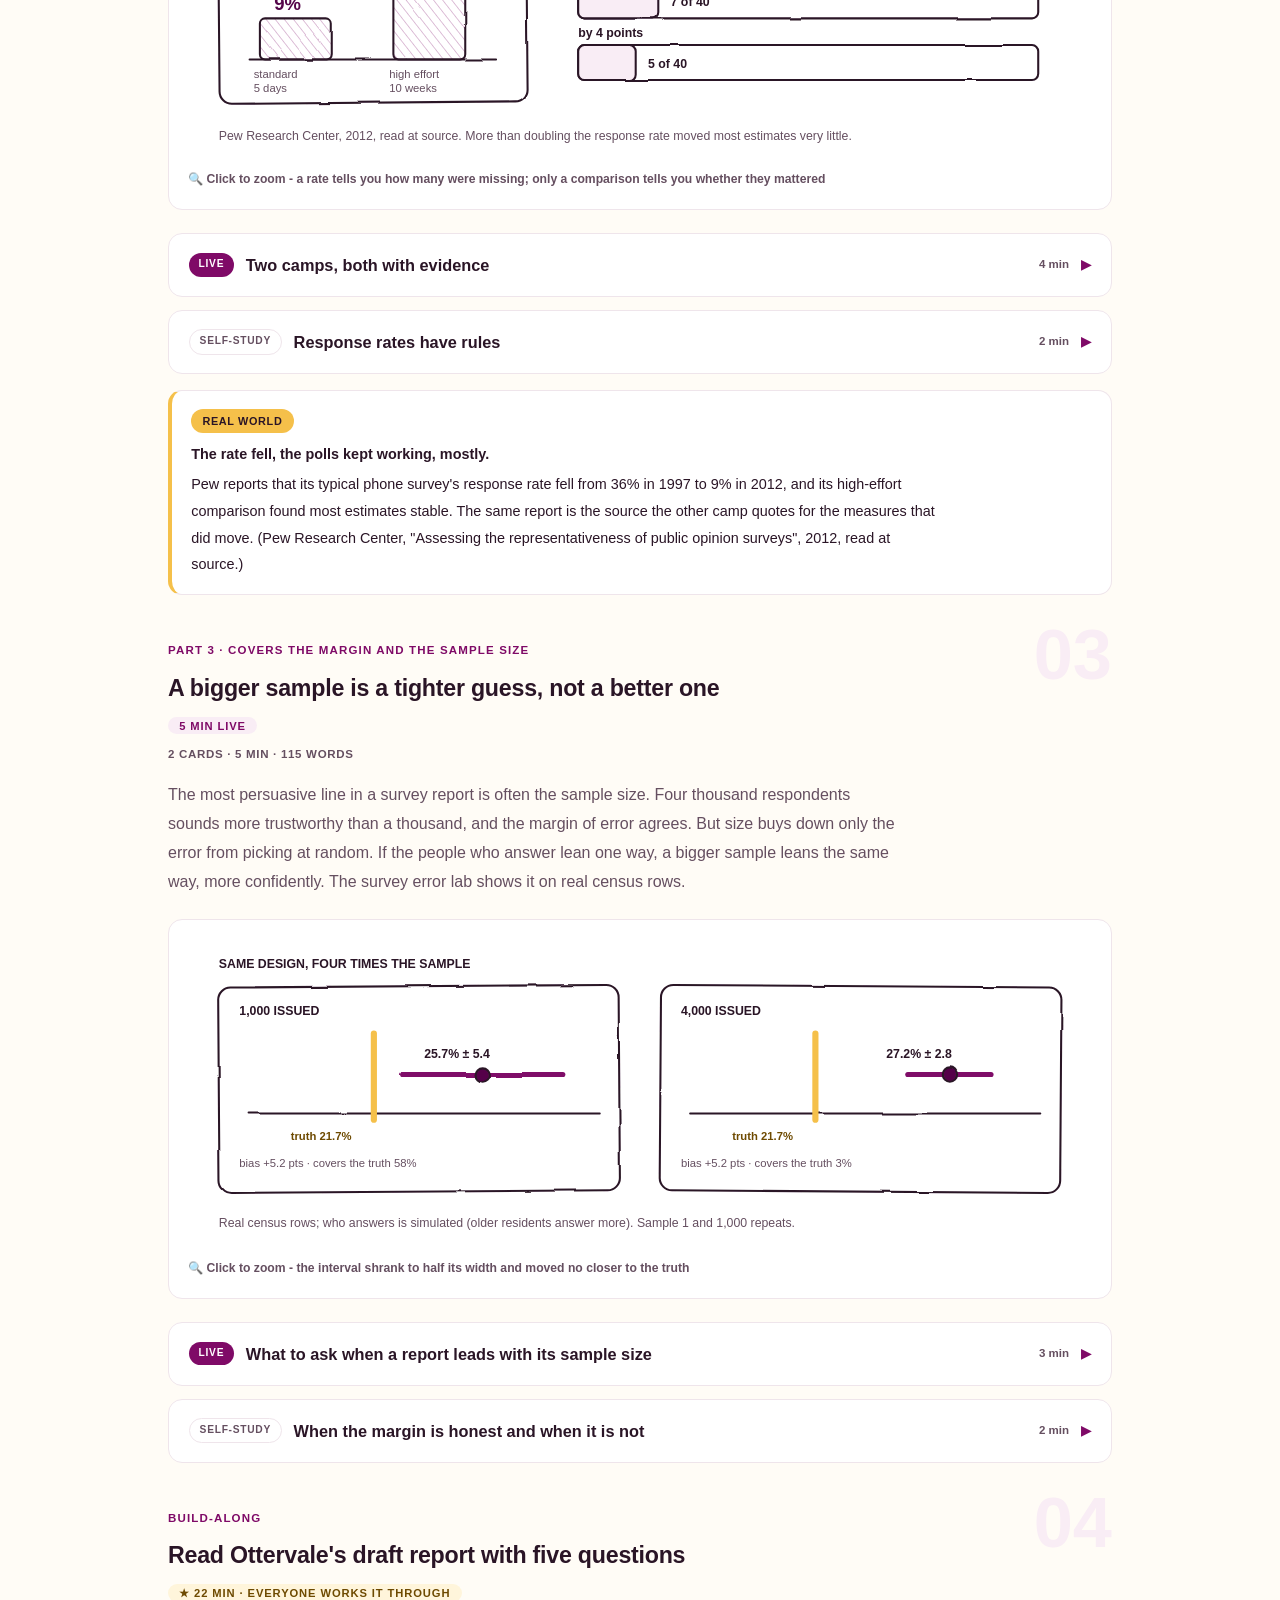
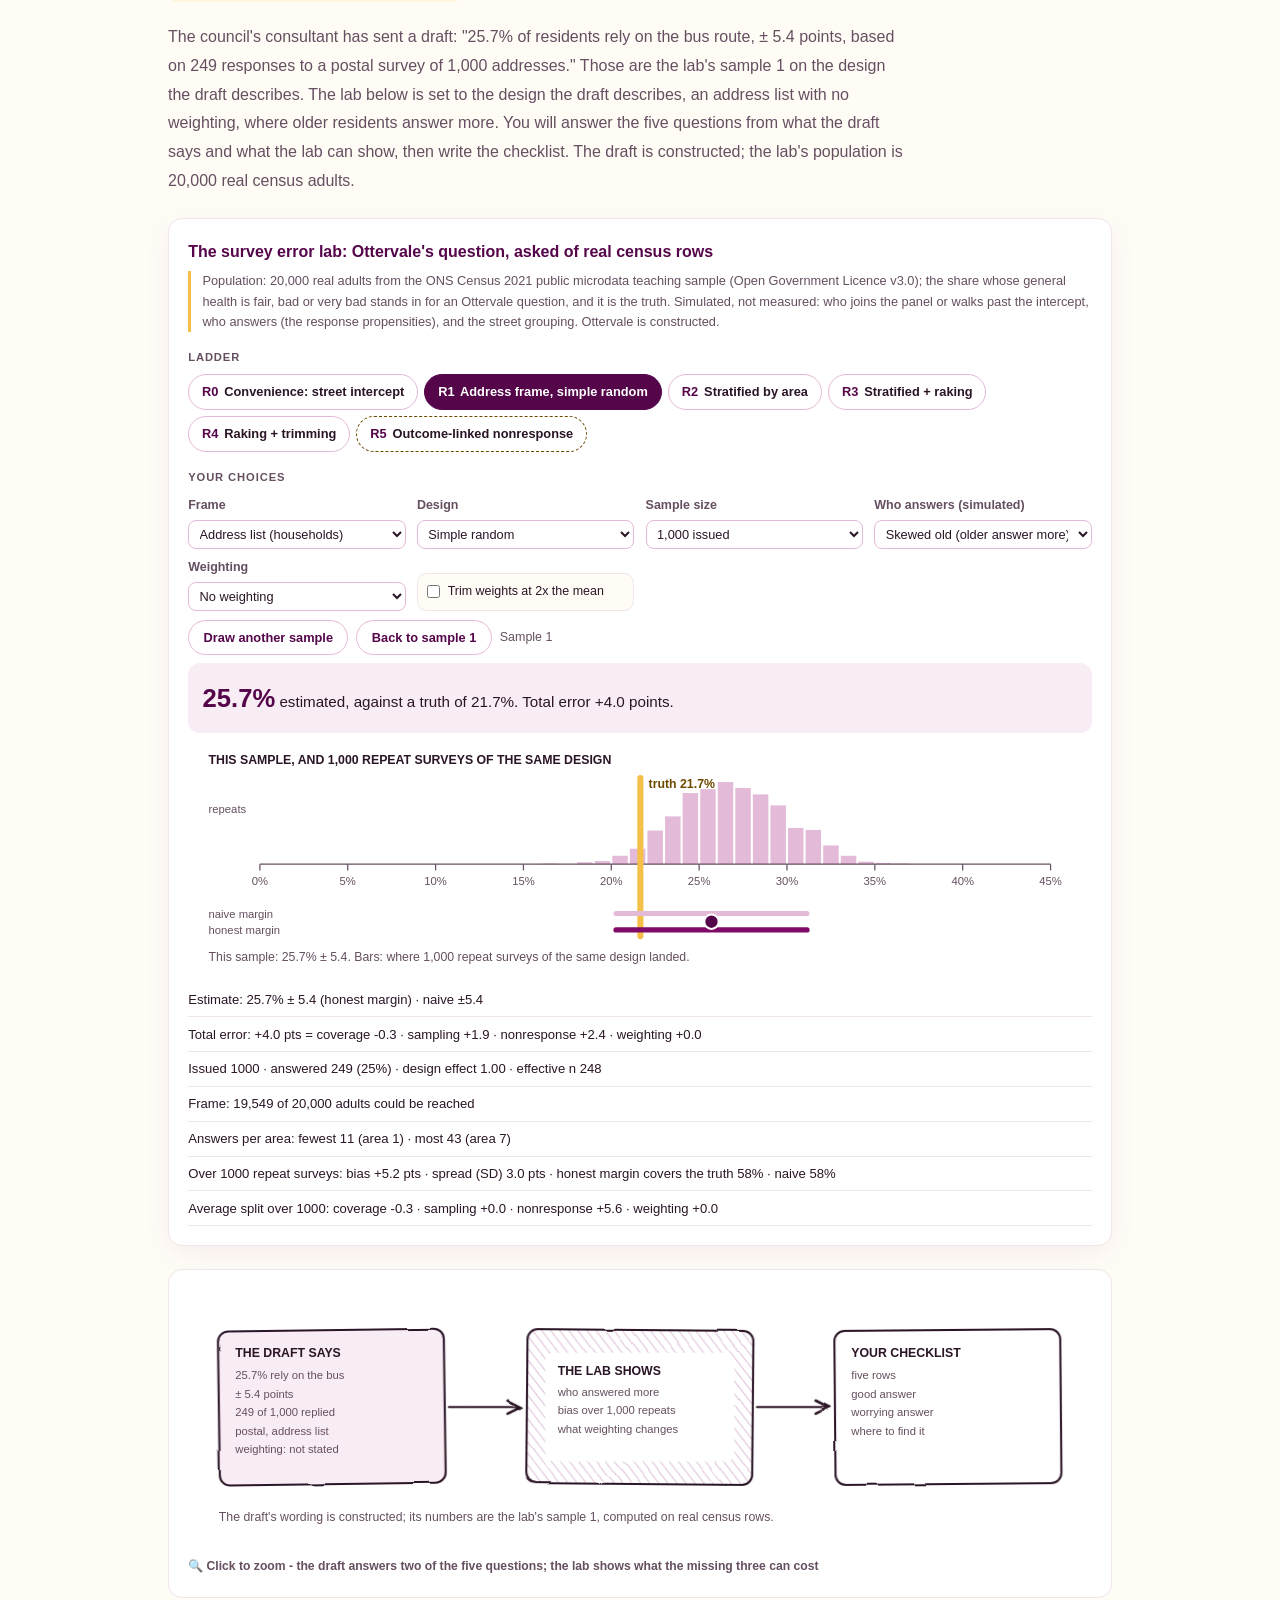
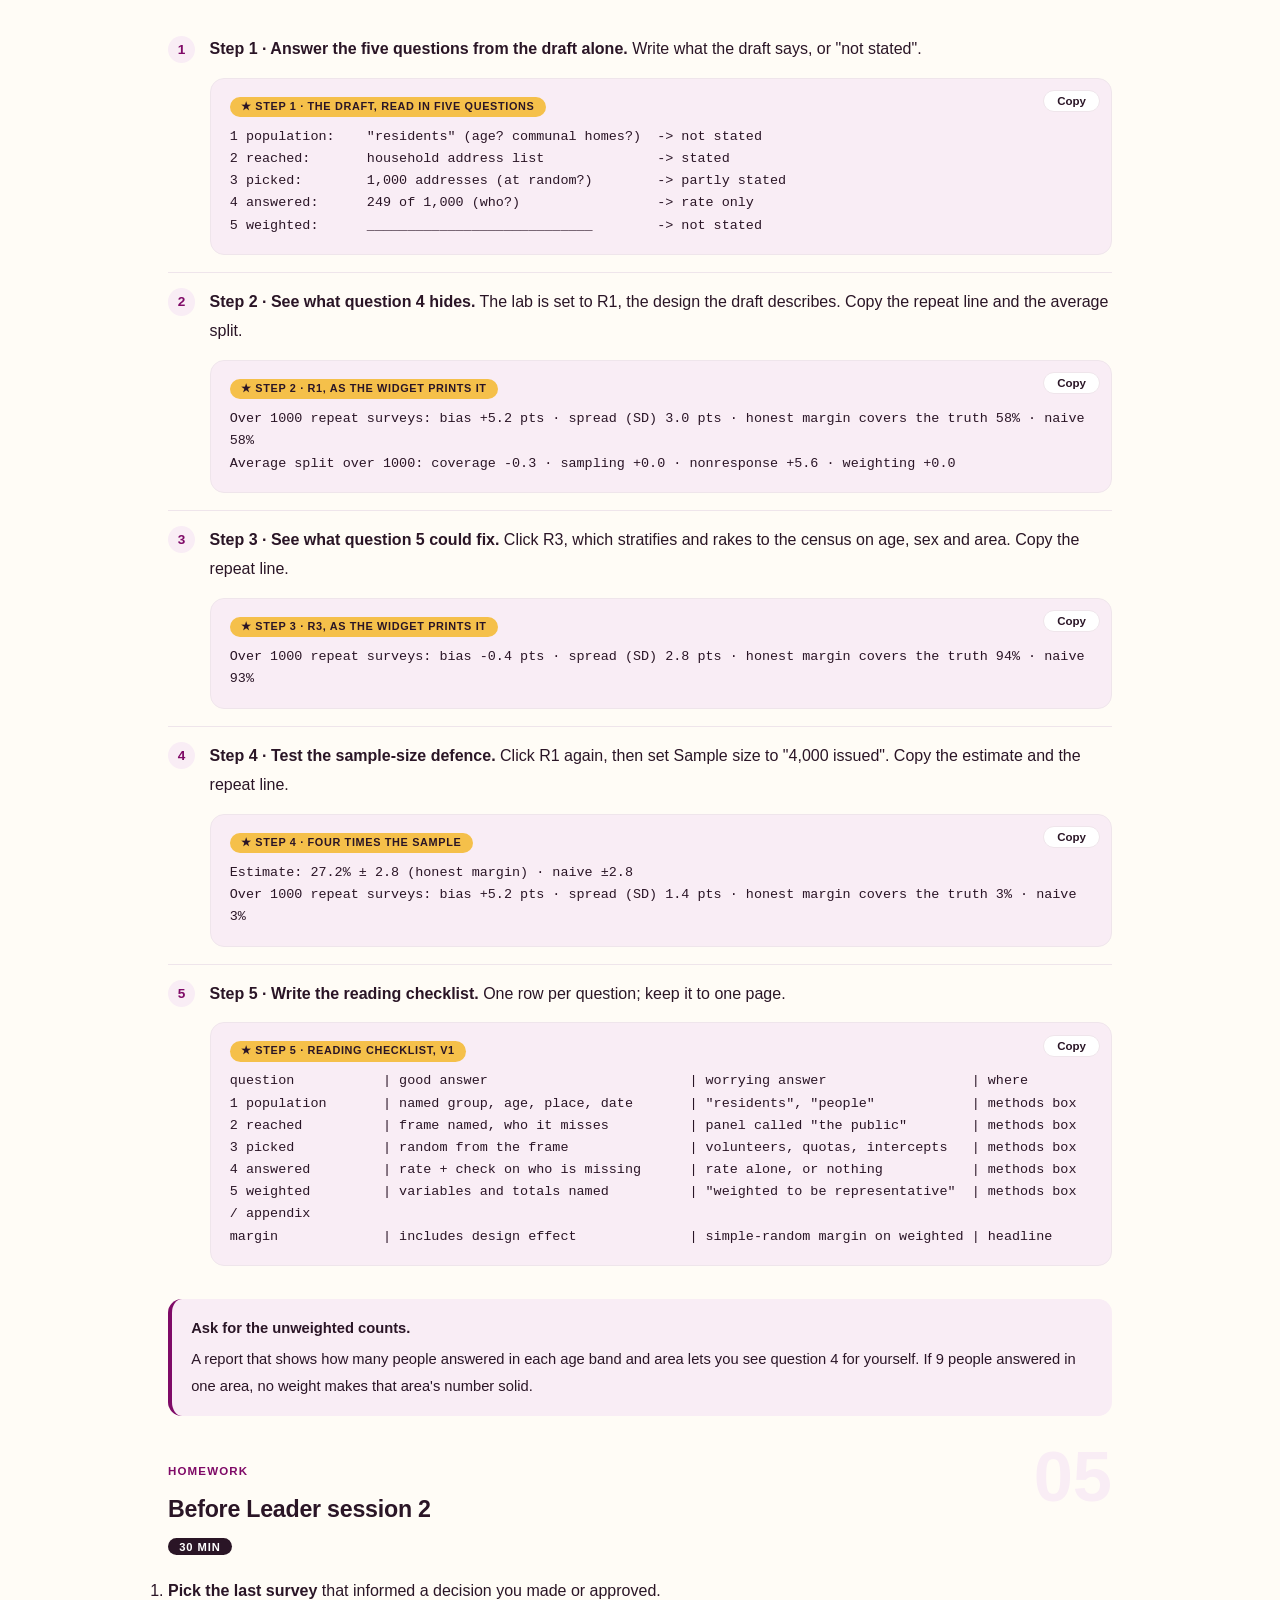
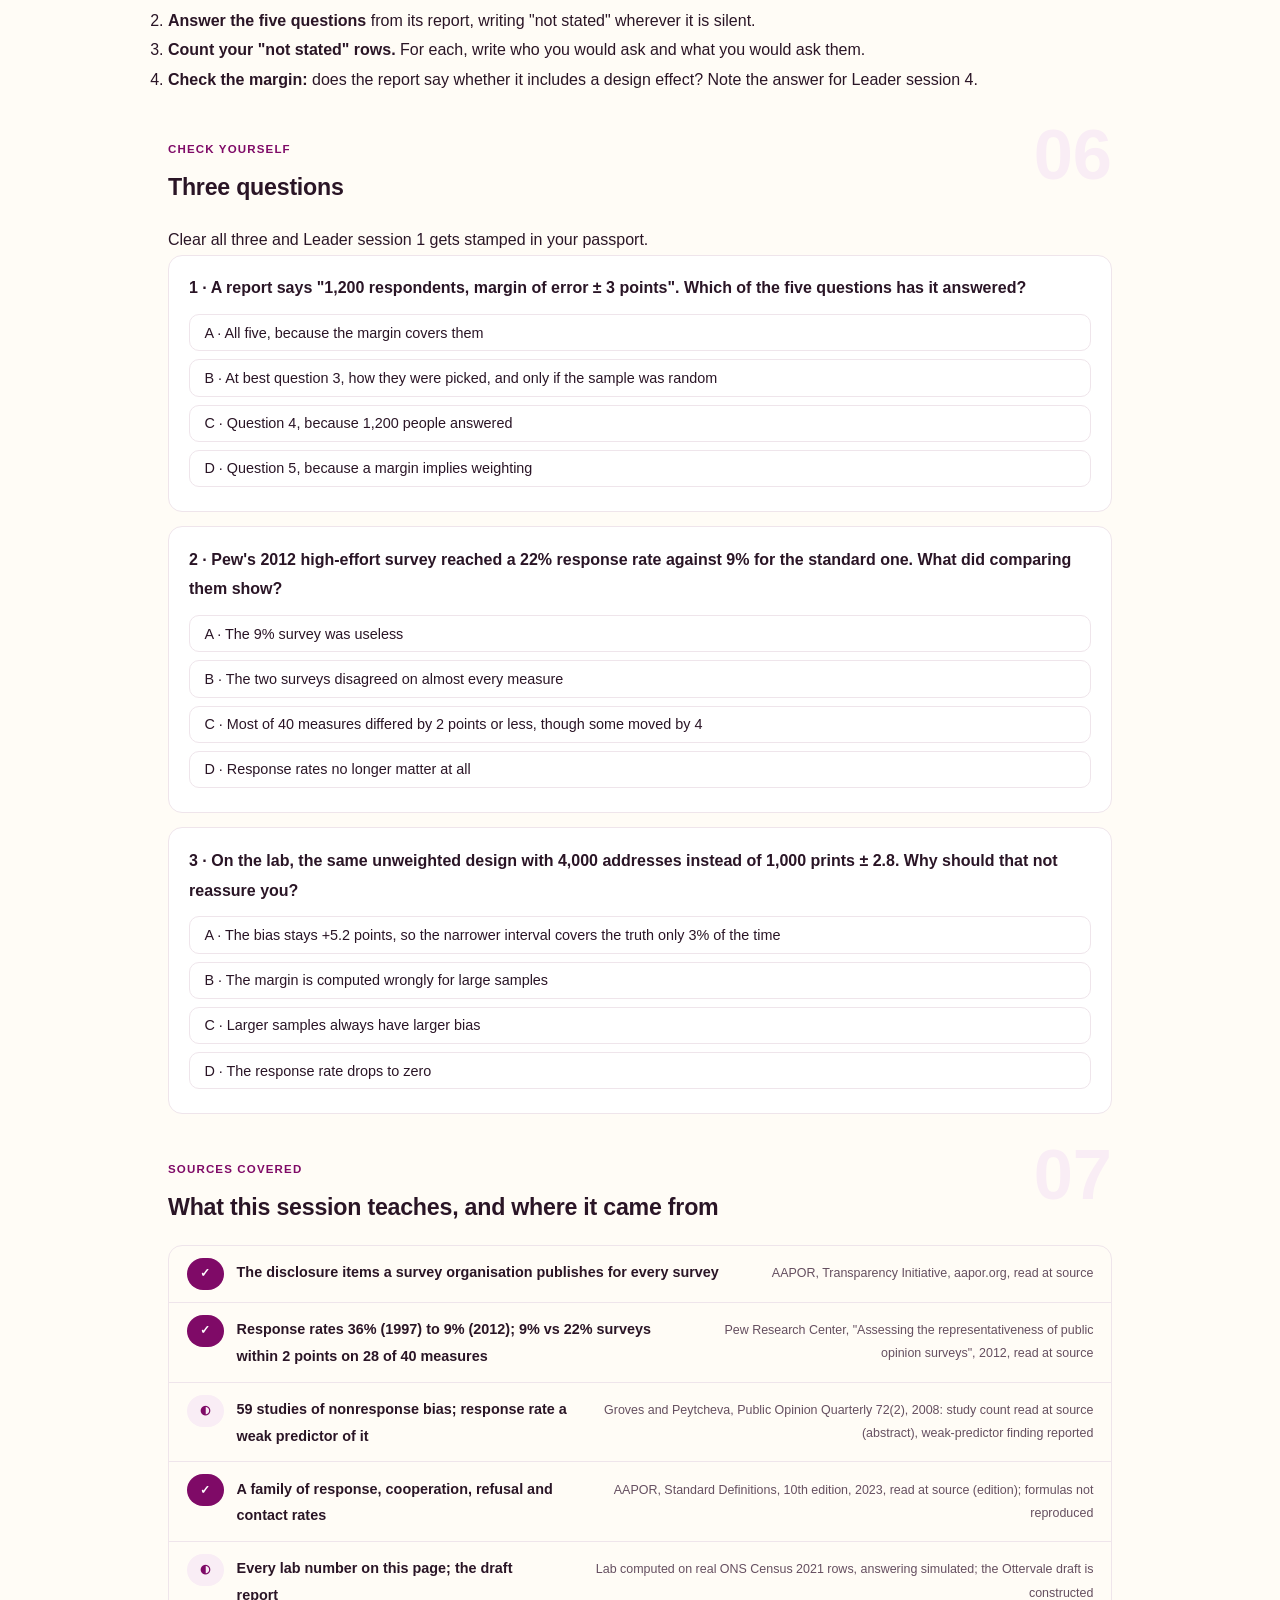
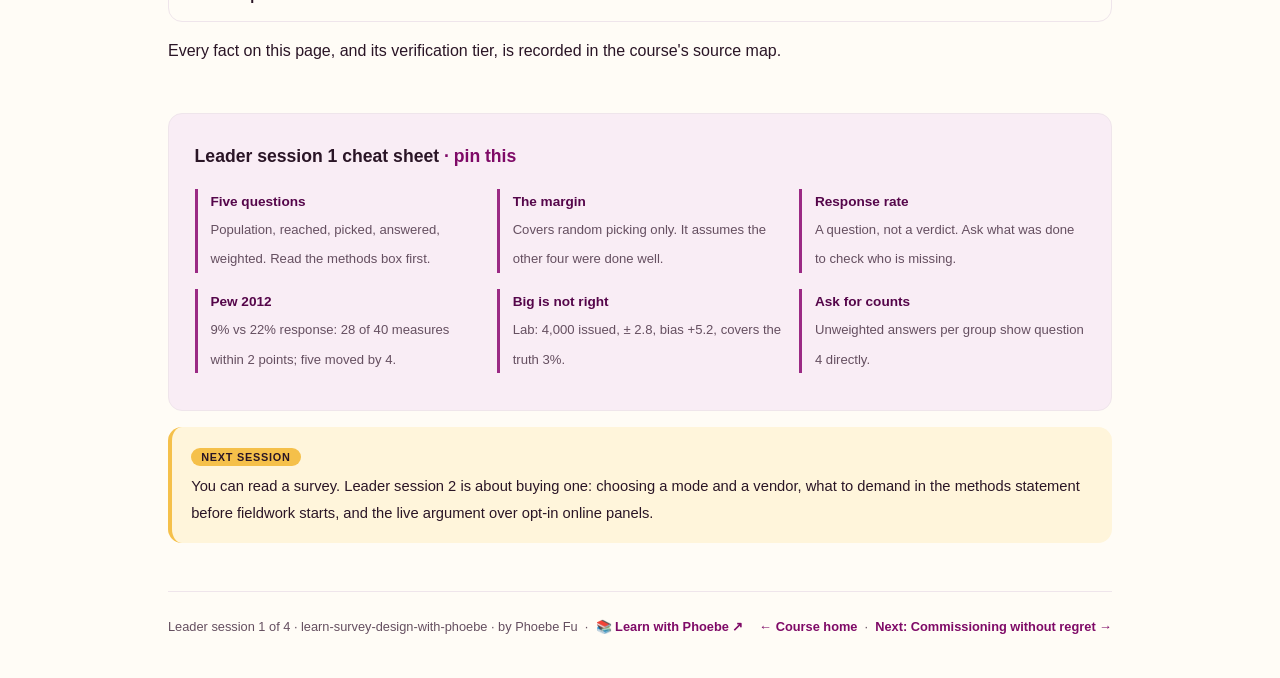
<file: courses/b1-read-a-survey-in-five-questions.html>
<!DOCTYPE html>
<html lang="en">
<head>
<meta charset="UTF-8">
<meta name="viewport" content="width=device-width, initial-scale=1.0">
<!-- social:start -->
<meta name="description" content="Leader session 1 of 4. Read a survey in five questions: who the population was, who could be reached, how they were picked, who answered and how it was weighted, and why the methods box most reports bury answers all five.">
<meta property="og:type" content="article">
<meta property="og:site_name" content="Learn with Phoebe">
<meta property="og:title" content="Read a survey in five questions - learn survey design and sampling with phoebe">
<meta property="og:description" content="Leader session 1 of 4. Five questions that tell you what a survey's number can and cannot say, before you act on it.">
<meta property="og:url" content="https://phoebefu6.github.io/learn-survey-design-with-phoebe/courses/b1-read-a-survey-in-five-questions.html">
<meta property="og:image" content="https://phoebefu6.github.io/learn-survey-design-with-phoebe/assets/og-cover.png">
<meta property="og:image:width" content="1200">
<meta property="og:image:height" content="630">
<meta name="twitter:card" content="summary_large_image">
<meta name="twitter:title" content="Read a survey in five questions - learn survey design and sampling with phoebe">
<meta name="twitter:description" content="Leader session 1 of 4. Population, frame, selection, who answered, weighting: the five questions behind every survey number.">
<meta name="twitter:image" content="https://phoebefu6.github.io/learn-survey-design-with-phoebe/assets/og-cover.png">
<!-- social:end -->
<title>Leader session 1 · Read a survey in five questions - learn survey design and sampling with phoebe</title>
<link rel="stylesheet" href="../assets/style.css?v=2">
</head>
<body>

<div class="toolbar">
  <div class="wrap">
    <span class="crumb"><a href="../index.html">learn-survey-design-with-phoebe</a> / Leader session 1 of 4</span>
    <button class="btn" id="toggle-all" type="button">Expand all</button>
    <button class="btn primary" id="zoom-toggle" type="button">Projector zoom: off</button>
  </div>
</div>

<header class="masthead">
  <div class="wrap">
    <div class="eyebrow">Learn Survey Design &amp; Sampling with Phoebe · Leader session 1 of 4</div>
    <h1>Read a survey in five questions: <span class="accent">before you act on the number</span></h1>
    <p class="sub">A survey lands on your desk with a headline and a percentage. Whether it can carry the decision in front of you depends on five things the headline never says: who the survey meant to describe, who it could reach, how it picked them, who answered and how the answers were weighted. The answers usually sit in a methods box at the back, in small type. Tonight you learn to read that box first, on a draft report for Ottervale, a constructed town council deciding whether to keep a bus route.</p>
    <div class="chip-row">
      <span class="chip level">🟢 Leader</span>
      <span class="chip audience">Managers, policy and insight leads who commission and read surveys</span>
      <span class="chip audience">No code</span>
      <span class="chip time">45 min</span>
    </div>
    <div class="agenda">
      <span class="a1" style="flex:1">0-3 · Welcome</span>
      <span class="a2" style="flex:4">3-18 · Five questions, one methods box</span>
      <span class="a3" style="flex:5">18-40 · Build-along: read Ottervale's draft</span>
      <span class="a4" style="flex:1">40-45 · Q&amp;A</span>
    </div>
  </div>
</header>

<main class="wrap">

  <section class="section" id="intro">
    <div class="section-kicker">
      <span class="klabel">Part 0</span>
      <h2>Where we start</h2>
    </div>
    <p class="lede">The Leader track is for the people who commission surveys and decide on their results. Four sessions: tonight, reading a survey in five questions; then commissioning one without regret; what the number can carry for a real decision; and reporting it honestly. You will not draw samples here. You will read the survey error lab the Analyst track builds, where Ottervale's question is asked of 20,000 real census adults so every error can be measured against the truth. Ottervale, its council and its reports are constructed and labelled wherever they appear.</p>

    <div class="legend">
      <span class="pill">🎫 Clear all three quiz questions to stamp your passport</span>
      <span class="pill">Live = presented in the 45 minutes</span>
      <span class="pill">Self-study = the full depth, after class</span>
      <span class="pill">★ Build-along = everyone works it through</span>
    </div>

    <div class="callout win">
      <p><strong>★ What you walk out with tonight.</strong> A one-page reading checklist: the five questions, what a good answer and a worrying answer look like for each, and where in a report to find them. You test it on Ottervale's draft, and every later Leader session adds a line to it.</p>
    </div>
  </section>

  <section class="section" id="part-1">
    <div class="section-kicker">
      <span class="klabel">Part 1 · covers the five questions</span>
      <h2>The headline is the last thing to read</h2>
      <span class="tag concept">5 min live</span>
    </div>
    <p class="lede">Every survey number is the end of a chain: a population, a list that reaches part of it, a way of picking from that list, the people who answered, and the weights that push those answers back toward the population. Each link can tilt the number, and the margin of error printed next to it describes only the picking. Five questions, one per link, tell you how far the number can be trusted.</p>

    <figure class="zoomable">
      <svg viewBox="0 0 880 350" xmlns="http://www.w3.org/2000/svg" role="img" aria-label="A hand-drawn survey report page. At the top, in large type, the headline: 25.7 percent of residents rely on the bus, plus or minus 5.4 points. At the bottom, in small type, the methods box. Five numbered question tags point from the right margin into the methods box: 1 who is the population, 2 who could be reached, 3 how were they picked, 4 who answered, 5 how was it weighted. The headline is marked as read last. Constructed Ottervale example.">
        <defs>
          <filter id="b1aSk" x="-3%" y="-3%" width="106%" height="106%"><feTurbulence type="fractalNoise" baseFrequency="0.02" numOctaves="2" seed="13" result="n"/><feDisplacementMap in="SourceGraphic" in2="n" scale="2.4" xChannelSelector="R" yChannelSelector="G"/></filter>
          <pattern id="b1aHc" patternUnits="userSpaceOnUse" width="7" height="7" patternTransform="rotate(-38)"><line x1="0" y1="0" x2="0" y2="7" stroke="#7F0A67" stroke-width="1" opacity=".5"/></pattern>
          <marker id="b1aAr" viewBox="0 0 10 10" refX="9" refY="5" markerWidth="8" markerHeight="8" orient="auto"><path d="M1 1 L9 5 L1 9" fill="none" stroke="#2A1526" stroke-width="1.6" stroke-linecap="round"/></marker>
        </defs>
        <style>
          .b1aH { font: 800 12px Inter, sans-serif; fill: #2A1526; }
          .b1aL { font: 600 12px Inter, sans-serif; fill: #2A1526; }
          .b1aS { font: 400 11px Inter, sans-serif; fill: #654F60; }
          .b1aB { font: 800 11px Inter, sans-serif; fill: #6E4A00; }
          .b1aV { font: 800 18px Inter, sans-serif; fill: #55064A; }
          .b1aN { font: 400 12px Inter, sans-serif; fill: #654F60; }
        </style>

        <text class="b1aH" x="30" y="28">WHERE THE FIVE ANSWERS LIVE IN A REPORT</text>
        <text class="b1aS" x="340" y="28">Constructed Ottervale example: the draft report</text>

        <g filter="url(#b1aSk)" fill="none" stroke="#2A1526" stroke-width="2" stroke-linecap="round" stroke-linejoin="round">
          <rect x="60" y="46" width="420" height="270" rx="8" transform="rotate(-0.5 270 181)" fill="#FFFFFF"/>
          <rect x="80" y="64" width="380" height="58" rx="6" fill="#F9EDF5"/>
          <path d="M84 146 L440 146 M84 162 L420 162 M84 178 L436 178 M84 194 L380 194" stroke="#D9CAD4"/>
          <rect x="80" y="214" width="380" height="88" rx="6" fill="url(#b1aHc)"/>
          <rect x="560" y="56" width="280" height="250" rx="10" transform="rotate(0.5 700 181)" fill="#FFFFFF"/>
          <path d="M556 112 L466 238" marker-end="url(#b1aAr)"/>
          <path d="M556 150 L466 250" marker-end="url(#b1aAr)"/>
          <path d="M556 188 L466 262" marker-end="url(#b1aAr)"/>
          <path d="M556 226 L466 274" marker-end="url(#b1aAr)"/>
          <path d="M556 264 L466 286" marker-end="url(#b1aAr)"/>
          <!-- doodle: a magnifier -->
          <circle cx="836" cy="34" r="10" stroke="#7F0A67"/>
          <path d="M843 41 L852 50" stroke="#7F0A67"/>
        </g>
        <rect x="96" y="232" width="348" height="54" rx="6" fill="#FFFFFF"/>

        <text class="b1aV" x="94" y="92">25.7% rely on the bus</text>
        <text class="b1aS" x="94" y="112">± 5.4 points · read this last</text>
        <text class="b1aS" x="96" y="140">findings, charts, quotes</text>
        <text class="b1aH" x="106" y="252">METHODS, in small type</text>
        <text class="b1aS" x="106" y="270">frame, dates, completes, rate,</text>
        <text class="b1aS" x="106" y="284">weighting: read this first</text>

        <text class="b1aH" x="580" y="84">FIVE QUESTIONS</text>
        <text class="b1aL" x="580" y="116">1 · who is the population?</text>
        <text class="b1aL" x="580" y="154">2 · who could be reached?</text>
        <text class="b1aL" x="580" y="192">3 · how were they picked?</text>
        <text class="b1aB" x="580" y="230">4 · who answered?</text>
        <text class="b1aL" x="580" y="268">5 · how was it weighted?</text>

        <text class="b1aN" x="30" y="338">The ± 5.4 answers none of the five: it assumes all five were answered well.</text>
      </svg>
      <figcaption>🔍 Click to zoom - the margin of error is a promise about question 3 only; the other four are yours to ask</figcaption>
    </figure>

    <details class="card" open>
      <summary><span class="mode live">Live</span>The five questions, and a worrying answer to each<span class="mini">4 min</span><span class="caret">▶</span></summary>
      <div class="body">
        <p><strong>1 · Who is the population?</strong> The group the number claims to describe. "Residents" is vague; "adults aged 16 and over living in Ottervale" is a population. Worrying: the report never says, or the population quietly changes between the headline and the methods box.</p>
        <p><strong>2 · Who could be reached?</strong> The list or method that defines who had any chance of being asked, called the frame. Worrying: an online panel described as "residents", or a household address list used to describe people in care homes.</p>
        <p><strong>3 · How were they picked?</strong> At random from the list, or by whoever volunteered or walked past. Worrying: a margin of error printed for a sample nobody picked at random.</p>
        <p><strong>4 · Who answered?</strong> How many were asked, how many answered, and whether the answerers differ from the rest. Worrying: no response rate, or a rate with no word on who is missing.</p>
        <p><strong>5 · How was it weighted?</strong> Which variables the answers were adjusted to, and to what totals. Worrying: "weighted to be representative" with no variables named.</p>
      </div>
    </details>

    <details class="card">
      <summary><span class="mode self">Self-study</span>Reading numbers in general lives elsewhere<span class="mini">2 min</span><span class="caret">▶</span></summary>
      <div class="body">
        <p>How to read a chart, a percentage change or a base rate is general data literacy, taught in <a href="https://phoebefu6.github.io/learn-data-literacy-with-phoebe/">Data Literacy ↗</a>. Engagement and pulse surveys inside an organisation, with their small-team anonymity rules, are taught in <a href="https://phoebefu6.github.io/learn-people-analytics-with-phoebe/courses/a5-surveys-as-evidence.html">People Analytics, surveys as evidence ↗</a>. The five questions here are the survey-specific layer on top: what a sample of people can say about everyone else.</p>
      </div>
    </details>

    <div class="callout example">
      <span class="ex-pill">Real world</span>
      <p><strong>The profession publishes its own reading list.</strong> The American Association for Public Opinion Research runs a Transparency Initiative whose member organisations disclose, for every survey, items including the sponsor and who ran it, the exact wording, the population, how the sample was generated (frame, probability or not, quotas, incentives), mode, dates, completed interviews with a precision statement, and the weighting or a statement that none was used. Four of the five questions map straight onto that list. (AAPOR, Transparency Initiative, read at source.)</p>
    </div>
  </section>

  <section class="section" id="part-2">
    <div class="section-kicker">
      <span class="klabel">Part 2 · covers who answered</span>
      <h2>A low response rate is a question, not a verdict</h2>
      <span class="tag concept">5 min live</span>
    </div>
    <p class="lede">Question four is where most readers stop thinking: a low response rate sounds disqualifying, a high one sounds safe. Neither follows. What matters is whether the people who answered differ from those who did not on the thing being measured. A survey can lose four in five people and stay close to the truth, or lose a few and be badly off.</p>

    <figure class="zoomable">
      <svg viewBox="0 0 880 300" xmlns="http://www.w3.org/2000/svg" role="img" aria-label="Pew Research Center's 2012 comparison drawn as hand-drawn bars. A standard five-day phone survey with a 9 percent response rate and a high-effort survey fielded for ten weeks with a 22 percent response rate. Across 40 comparisons between them, 28 differed by 2 points or less, 7 by 3 points, and 5 by 4 points.">
        <defs>
          <filter id="b1bSk" x="-3%" y="-3%" width="106%" height="106%"><feTurbulence type="fractalNoise" baseFrequency="0.02" numOctaves="2" seed="19" result="n"/><feDisplacementMap in="SourceGraphic" in2="n" scale="2.4" xChannelSelector="R" yChannelSelector="G"/></filter>
          <pattern id="b1bHc" patternUnits="userSpaceOnUse" width="7" height="7" patternTransform="rotate(-38)"><line x1="0" y1="0" x2="0" y2="7" stroke="#7F0A67" stroke-width="1" opacity=".5"/></pattern>
          <marker id="b1bAr" viewBox="0 0 10 10" refX="9" refY="5" markerWidth="8" markerHeight="8" orient="auto"><path d="M1 1 L9 5 L1 9" fill="none" stroke="#2A1526" stroke-width="1.6" stroke-linecap="round"/></marker>
        </defs>
        <style>
          .b1bH { font: 800 12px Inter, sans-serif; fill: #2A1526; }
          .b1bL { font: 600 12px Inter, sans-serif; fill: #2A1526; }
          .b1bS { font: 400 11px Inter, sans-serif; fill: #654F60; }
          .b1bV { font: 800 18px Inter, sans-serif; fill: #55064A; }
          .b1bN { font: 400 12px Inter, sans-serif; fill: #654F60; }
        </style>

        <text class="b1bH" x="30" y="28">TWO SURVEYS, 9% AND 22% RESPONSE, 40 COMPARISONS</text>

        <g filter="url(#b1bSk)" fill="none" stroke="#2A1526" stroke-width="2" stroke-linecap="round" stroke-linejoin="round">
          <rect x="30" y="56" width="300" height="190" rx="12" transform="rotate(-0.5 180 151)" fill="#FFFFFF"/>
          <rect x="70" y="164" width="70" height="40" rx="5" fill="url(#b1bHc)"/>
          <rect x="200" y="106" width="70" height="98" rx="5" fill="url(#b1bHc)"/>
          <path d="M60 204 L300 204"/>
          <rect x="380" y="70" width="448" height="34" rx="6" fill="#FFFFFF"/>
          <rect x="380" y="70" width="314" height="34" rx="6" fill="#F5C04A"/>
          <rect x="380" y="130" width="448" height="34" rx="6" fill="#FFFFFF"/>
          <rect x="380" y="130" width="78" height="34" rx="6" fill="#F9EDF5"/>
          <rect x="380" y="190" width="448" height="34" rx="6" fill="#FFFFFF"/>
          <rect x="380" y="190" width="56" height="34" rx="6" fill="#F9EDF5"/>
        </g>

        <text class="b1bV" x="84" y="156">9%</text>
        <text class="b1bV" x="208" y="98">22%</text>
        <text class="b1bS" x="64" y="222">standard</text>
        <text class="b1bS" x="64" y="236">5 days</text>
        <text class="b1bS" x="196" y="222">high effort</text>
        <text class="b1bS" x="196" y="236">10 weeks</text>

        <text class="b1bL" x="380" y="62">differed by 2 points or less</text>
        <text class="b1bH" x="706" y="92">28 of 40</text>
        <text class="b1bL" x="380" y="122">by 3 points</text>
        <text class="b1bH" x="470" y="152">7 of 40</text>
        <text class="b1bL" x="380" y="182">by 4 points</text>
        <text class="b1bH" x="448" y="212">5 of 40</text>

        <text class="b1bN" x="30" y="282">Pew Research Center, 2012, read at source. More than doubling the response rate moved most estimates very little.</text>
      </svg>
      <figcaption>🔍 Click to zoom - a rate tells you how many were missing; only a comparison tells you whether they mattered</figcaption>
    </figure>

    <details class="card">
      <summary><span class="mode live">Live</span>Two camps, both with evidence<span class="mini">4 min</span><span class="caret">▶</span></summary>
      <div class="body">
        <p>One camp reads the Pew comparison, and a 2008 meta-analysis by Groves and Peytcheva of 59 studies that measured nonresponse bias directly, as evidence that the response rate is a weak guide to bias (the weak relationship is reported from a summary of that meta-analysis). The other camp points out that weak on average is not zero for your survey: Pew's own comparison found differences of 4 points on five measures, and a survey about civic life, volunteering or health can lose exactly the people it is about. Both camps agree on the move a reader should make: ask what the survey did to check who was missing, not just how many.</p>
      </div>
    </details>

    <details class="card">
      <summary><span class="mode self">Self-study</span>Response rates have rules<span class="mini">2 min</span><span class="caret">▶</span></summary>
      <div class="body">
        <p>"Response rate" is not one number. AAPOR's Standard Definitions, now in their tenth edition (2023), define a family of response, cooperation, refusal and contact rates with different treatment of people whose eligibility was never established. When a report quotes a rate, ask which one; two honest surveys can report different rates for the same fieldwork.</p>
      </div>
    </details>

    <div class="callout example">
      <span class="ex-pill">Real world</span>
      <p><strong>The rate fell, the polls kept working, mostly.</strong> Pew reports that its typical phone survey's response rate fell from 36% in 1997 to 9% in 2012, and its high-effort comparison found most estimates stable. The same report is the source the other camp quotes for the measures that did move. (Pew Research Center, "Assessing the representativeness of public opinion surveys", 2012, read at source.)</p>
    </div>
  </section>

  <section class="section" id="part-3">
    <div class="section-kicker">
      <span class="klabel">Part 3 · covers the margin and the sample size</span>
      <h2>A bigger sample is a tighter guess, not a better one</h2>
      <span class="tag concept">5 min live</span>
    </div>
    <p class="lede">The most persuasive line in a survey report is often the sample size. Four thousand respondents sounds more trustworthy than a thousand, and the margin of error agrees. But size buys down only the error from picking at random. If the people who answer lean one way, a bigger sample leans the same way, more confidently. The survey error lab shows it on real census rows.</p>

    <figure class="zoomable">
      <svg viewBox="0 0 880 300" xmlns="http://www.w3.org/2000/svg" role="img" aria-label="Two hand-drawn panels from the survey error lab, both an address list with older residents answering more and no weighting. Left, 1,000 issued: estimate 25.7 percent plus or minus 5.4; over 1,000 repeat surveys the bias is plus 5.2 points and the margin covers the truth 58 percent of the time. Right, 4,000 issued: estimate 27.2 percent plus or minus 2.8; bias plus 5.2 points, the margin covers the truth 3 percent of the time. The truth, 21.7 percent, is a marigold line in both.">
        <defs>
          <filter id="b1cSk" x="-3%" y="-3%" width="106%" height="106%"><feTurbulence type="fractalNoise" baseFrequency="0.02" numOctaves="2" seed="29" result="n"/><feDisplacementMap in="SourceGraphic" in2="n" scale="2.4" xChannelSelector="R" yChannelSelector="G"/></filter>
          <pattern id="b1cHc" patternUnits="userSpaceOnUse" width="7" height="7" patternTransform="rotate(-38)"><line x1="0" y1="0" x2="0" y2="7" stroke="#7F0A67" stroke-width="1" opacity=".5"/></pattern>
          <marker id="b1cAr" viewBox="0 0 10 10" refX="9" refY="5" markerWidth="8" markerHeight="8" orient="auto"><path d="M1 1 L9 5 L1 9" fill="none" stroke="#2A1526" stroke-width="1.6" stroke-linecap="round"/></marker>
        </defs>
        <style>
          .b1cH { font: 800 12px Inter, sans-serif; fill: #2A1526; }
          .b1cL { font: 600 12px Inter, sans-serif; fill: #2A1526; }
          .b1cS { font: 400 11px Inter, sans-serif; fill: #654F60; }
          .b1cB { font: 800 11px Inter, sans-serif; fill: #6E4A00; }
          .b1cN { font: 400 12px Inter, sans-serif; fill: #654F60; }
        </style>

        <text class="b1cH" x="30" y="28">SAME DESIGN, FOUR TIMES THE SAMPLE</text>

        <g filter="url(#b1cSk)" fill="none" stroke="#2A1526" stroke-width="2" stroke-linecap="round" stroke-linejoin="round">
          <rect x="30" y="46" width="390" height="200" rx="12" transform="rotate(-0.4 225 146)" fill="#FFFFFF"/>
          <rect x="460" y="46" width="390" height="200" rx="12" transform="rotate(0.4 655 146)" fill="#FFFFFF"/>
          <path d="M60 170 L400 170"/>
          <path d="M490 170 L830 170"/>
          <path d="M209 132 L365 132" stroke="#7F0A67" stroke-width="5"/>
          <path d="M701 132 L783 132" stroke="#7F0A67" stroke-width="5"/>
          <circle cx="287" cy="132" r="7" fill="#55064A"/>
          <circle cx="742" cy="132" r="7" fill="#55064A"/>
        </g>
        <path d="M181 92 L181 176" stroke="#F5C04A" stroke-width="6" stroke-linecap="round" fill="none"/>
        <path d="M611 92 L611 176" stroke="#F5C04A" stroke-width="6" stroke-linecap="round" fill="none"/>

        <text class="b1cH" x="50" y="74">1,000 ISSUED</text>
        <text class="b1cH" x="480" y="74">4,000 ISSUED</text>
        <text class="b1cB" x="100" y="196">truth 21.7%</text>
        <text class="b1cB" x="530" y="196">truth 21.7%</text>
        <text class="b1cL" x="230" y="116">25.7% ± 5.4</text>
        <text class="b1cL" x="680" y="116">27.2% ± 2.8</text>
        <text class="b1cS" x="50" y="222">bias +5.2 pts · covers the truth 58%</text>
        <text class="b1cS" x="480" y="222">bias +5.2 pts · covers the truth 3%</text>

        <text class="b1cN" x="30" y="280">Real census rows; who answers is simulated (older residents answer more). Sample 1 and 1,000 repeats.</text>
      </svg>
      <figcaption>🔍 Click to zoom - the interval shrank to half its width and moved no closer to the truth</figcaption>
    </figure>

    <details class="card">
      <summary><span class="mode live">Live</span>What to ask when a report leads with its sample size<span class="mini">3 min</span><span class="caret">▶</span></summary>
      <div class="body">
        <p>Ask question four again. A big sample from a frame that misses people, or with answers that lean one way, is a precise measurement of the wrong group. The lab's 4,000-address survey prints ±2.8 and covers the truth on 3 of every 100 repeats. If the report cannot say who answered and how they were weighted, the sample size tells you how confident it is, not how right.</p>
      </div>
    </details>

    <details class="card">
      <summary><span class="mode self">Self-study</span>When the margin is honest and when it is not<span class="mini">2 min</span><span class="caret">▶</span></summary>
      <div class="body">
        <p>A margin from a weighted, stratified or clustered survey should include the design effect, the extra variance the design and the weights add. Most press releases print the simple-random margin regardless. Analyst session 4 computes the honest one; Leader session 4 asks for it in the report.</p>
      </div>
    </details>
  </section>

  <section class="section" id="demo-1">
    <div class="section-kicker">
      <span class="klabel">Build-along</span>
      <h2>Read Ottervale's draft report with five questions</h2>
      <span class="tag demo">★ 22 min · everyone works it through</span>
    </div>
    <p class="lede">The council's consultant has sent a draft: "25.7% of residents rely on the bus route, ± 5.4 points, based on 249 responses to a postal survey of 1,000 addresses." Those are the lab's sample 1 on the design the draft describes. The lab below is set to the design the draft describes, an address list with no weighting, where older residents answer more. You will answer the five questions from what the draft says and what the lab can show, then write the checklist. The draft is constructed; the lab's population is 20,000 real census adults.</p>

    <div class="svy-widget" data-rung="r1"></div>

    <figure class="zoomable">
      <svg viewBox="0 0 880 250" xmlns="http://www.w3.org/2000/svg" role="img" aria-label="A hand-drawn reading flow for the build-along. The draft report's five claims on the left, the lab in the middle supplying what the draft cannot, and the reading checklist on the right with one row per question: good answer, worrying answer, and where to find it.">
        <defs>
          <filter id="b1dSk" x="-3%" y="-3%" width="106%" height="106%"><feTurbulence type="fractalNoise" baseFrequency="0.02" numOctaves="2" seed="37" result="n"/><feDisplacementMap in="SourceGraphic" in2="n" scale="2.4" xChannelSelector="R" yChannelSelector="G"/></filter>
          <pattern id="b1dHc" patternUnits="userSpaceOnUse" width="7" height="7" patternTransform="rotate(-38)"><line x1="0" y1="0" x2="0" y2="7" stroke="#7F0A67" stroke-width="1" opacity=".5"/></pattern>
          <marker id="b1dAr" viewBox="0 0 10 10" refX="9" refY="5" markerWidth="8" markerHeight="8" orient="auto"><path d="M1 1 L9 5 L1 9" fill="none" stroke="#2A1526" stroke-width="1.6" stroke-linecap="round"/></marker>
        </defs>
        <style>
          .b1dH { font: 800 12px Inter, sans-serif; fill: #2A1526; }
          .b1dS { font: 400 11px Inter, sans-serif; fill: #654F60; }
          .b1dN { font: 400 12px Inter, sans-serif; fill: #654F60; }
        </style>

        <g filter="url(#b1dSk)" fill="none" stroke="#2A1526" stroke-width="2" stroke-linecap="round" stroke-linejoin="round">
          <rect x="30" y="40" width="220" height="150" rx="10" transform="rotate(-0.8 140 115)" fill="#F9EDF5"/>
          <rect x="330" y="40" width="220" height="150" rx="10" transform="rotate(0.5 440 115)" fill="url(#b1dHc)"/>
          <rect x="630" y="40" width="220" height="150" rx="10" transform="rotate(-0.5 740 115)" fill="#FFFFFF"/>
          <path d="M254 115 L324 115" marker-end="url(#b1dAr)"/>
          <path d="M554 115 L624 115" marker-end="url(#b1dAr)"/>
        </g>
        <rect x="348" y="62" width="184" height="106" rx="8" fill="#FFFFFF"/>

        <text class="b1dH" x="46" y="66">THE DRAFT SAYS</text>
        <text class="b1dS" x="46" y="88">25.7% rely on the bus</text>
        <text class="b1dS" x="46" y="106">± 5.4 points</text>
        <text class="b1dS" x="46" y="124">249 of 1,000 replied</text>
        <text class="b1dS" x="46" y="142">postal, address list</text>
        <text class="b1dS" x="46" y="160">weighting: not stated</text>

        <text class="b1dH" x="360" y="84">THE LAB SHOWS</text>
        <text class="b1dS" x="360" y="104">who answered more</text>
        <text class="b1dS" x="360" y="122">bias over 1,000 repeats</text>
        <text class="b1dS" x="360" y="140">what weighting changes</text>

        <text class="b1dH" x="646" y="66">YOUR CHECKLIST</text>
        <text class="b1dS" x="646" y="88">five rows</text>
        <text class="b1dS" x="646" y="106">good answer</text>
        <text class="b1dS" x="646" y="124">worrying answer</text>
        <text class="b1dS" x="646" y="142">where to find it</text>

        <text class="b1dN" x="30" y="226">The draft's wording is constructed; its numbers are the lab's sample 1, computed on real census rows.</text>
      </svg>
      <figcaption>🔍 Click to zoom - the draft answers two of the five questions; the lab shows what the missing three can cost</figcaption>
    </figure>

    <div class="steps">
      <div class="step">
        <p><strong>Step 1 · Answer the five questions from the draft alone.</strong> Write what the draft says, or "not stated".</p>
        <div class="prompt-box good"><span class="label">★ Step 1 · the draft, read in five questions</span>1 population:    "residents" (age? communal homes?)  -> not stated
2 reached:       household address list              -> stated
3 picked:        1,000 addresses (at random?)        -> partly stated
4 answered:      249 of 1,000 (who?)                 -> rate only
5 weighted:      ____________________________        -> not stated</div>
      </div>
      <div class="step">
        <p><strong>Step 2 · See what question 4 hides.</strong> The lab is set to R1, the design the draft describes. Copy the repeat line and the average split.</p>
        <div class="prompt-box good"><span class="label">★ Step 2 · R1, as the widget prints it</span>Over 1000 repeat surveys: bias +5.2 pts · spread (SD) 3.0 pts · honest margin covers the truth 58% · naive 58%
Average split over 1000: coverage -0.3 · sampling +0.0 · nonresponse +5.6 · weighting +0.0</div>
      </div>
      <div class="step">
        <p><strong>Step 3 · See what question 5 could fix.</strong> Click R3, which stratifies and rakes to the census on age, sex and area. Copy the repeat line.</p>
        <div class="prompt-box good"><span class="label">★ Step 3 · R3, as the widget prints it</span>Over 1000 repeat surveys: bias -0.4 pts · spread (SD) 2.8 pts · honest margin covers the truth 94% · naive 93%</div>
      </div>
      <div class="step">
        <p><strong>Step 4 · Test the sample-size defence.</strong> Click R1 again, then set Sample size to "4,000 issued". Copy the estimate and the repeat line.</p>
        <div class="prompt-box good"><span class="label">★ Step 4 · four times the sample</span>Estimate: 27.2% ± 2.8 (honest margin) · naive ±2.8
Over 1000 repeat surveys: bias +5.2 pts · spread (SD) 1.4 pts · honest margin covers the truth 3% · naive 3%</div>
      </div>
      <div class="step">
        <p><strong>Step 5 · Write the reading checklist.</strong> One row per question; keep it to one page.</p>
        <div class="prompt-box good"><span class="label">★ Step 5 · reading checklist, v1</span>question           | good answer                         | worrying answer                  | where
1 population       | named group, age, place, date       | "residents", "people"            | methods box
2 reached          | frame named, who it misses          | panel called "the public"        | methods box
3 picked           | random from the frame               | volunteers, quotas, intercepts   | methods box
4 answered         | rate + check on who is missing      | rate alone, or nothing           | methods box
5 weighted         | variables and totals named          | "weighted to be representative"  | methods box / appendix
margin             | includes design effect              | simple-random margin on weighted | headline</div>
      </div>
    </div>

    <div class="callout tip">
      <p><strong>Ask for the unweighted counts.</strong> A report that shows how many people answered in each age band and area lets you see question 4 for yourself. If 9 people answered in one area, no weight makes that area's number solid.</p>
    </div>
  </section>

  <section class="section" id="exercise">
    <div class="section-kicker">
      <span class="klabel">Homework</span>
      <h2>Before Leader session 2</h2>
      <span class="tag exercise">30 min</span>
    </div>
    <ol>
      <li><strong>Pick the last survey</strong> that informed a decision you made or approved.</li>
      <li><strong>Answer the five questions</strong> from its report, writing "not stated" wherever it is silent.</li>
      <li><strong>Count your "not stated" rows.</strong> For each, write who you would ask and what you would ask them.</li>
      <li><strong>Check the margin:</strong> does the report say whether it includes a design effect? Note the answer for Leader session 4.</li>
    </ol>
  </section>

  <section class="section" id="quiz">
    <div class="section-kicker">
      <span class="klabel">Check yourself</span>
      <h2>Three questions</h2>
    </div>
    <p>Clear all three and Leader session 1 gets stamped in your passport.</p>

    <div class="quiz-q" data-answer="1">
      <p class="qtext">1 · A report says "1,200 respondents, margin of error ± 3 points". Which of the five questions has it answered?</p>
      <button class="qopt" type="button">A · All five, because the margin covers them</button>
      <button class="qopt" type="button">B · At best question 3, how they were picked, and only if the sample was random</button>
      <button class="qopt" type="button">C · Question 4, because 1,200 people answered</button>
      <button class="qopt" type="button">D · Question 5, because a margin implies weighting</button>
      <p class="qwhy">A margin of error is a statement about random selection. It says nothing about the population, the frame, who answered or the weights.</p>
    </div>

    <div class="quiz-q" data-answer="2">
      <p class="qtext">2 · Pew's 2012 high-effort survey reached a 22% response rate against 9% for the standard one. What did comparing them show?</p>
      <button class="qopt" type="button">A · The 9% survey was useless</button>
      <button class="qopt" type="button">B · The two surveys disagreed on almost every measure</button>
      <button class="qopt" type="button">C · Most of 40 measures differed by 2 points or less, though some moved by 4</button>
      <button class="qopt" type="button">D · Response rates no longer matter at all</button>
      <p class="qwhy">28 of 40 comparisons were within 2 points. A low rate is a question to ask about who is missing, not a verdict either way.</p>
    </div>

    <div class="quiz-q" data-answer="0">
      <p class="qtext">3 · On the lab, the same unweighted design with 4,000 addresses instead of 1,000 prints ± 2.8. Why should that not reassure you?</p>
      <button class="qopt" type="button">A · The bias stays +5.2 points, so the narrower interval covers the truth only 3% of the time</button>
      <button class="qopt" type="button">B · The margin is computed wrongly for large samples</button>
      <button class="qopt" type="button">C · Larger samples always have larger bias</button>
      <button class="qopt" type="button">D · The response rate drops to zero</button>
      <p class="qwhy">Size reduces only the error from random picking. If the people who answer lean one way, more of them lean the same way.</p>
    </div>

    <p class="quiz-score"></p>
  </section>

  <section class="section" id="official">
    <div class="section-kicker">
      <span class="klabel">Sources covered</span>
      <h2>What this session teaches, and where it came from</h2>
    </div>
    <div class="covered">
      <div class="covered-row"><span class="status pill solid">✓</span><span class="name">The disclosure items a survey organisation publishes for every survey</span><span class="note">AAPOR, Transparency Initiative, aapor.org, read at source</span></div>
      <div class="covered-row"><span class="status pill solid">✓</span><span class="name">Response rates 36% (1997) to 9% (2012); 9% vs 22% surveys within 2 points on 28 of 40 measures</span><span class="note">Pew Research Center, "Assessing the representativeness of public opinion surveys", 2012, read at source</span></div>
      <div class="covered-row"><span class="status pill light">◐</span><span class="name">59 studies of nonresponse bias; response rate a weak predictor of it</span><span class="note">Groves and Peytcheva, Public Opinion Quarterly 72(2), 2008: study count read at source (abstract), weak-predictor finding reported</span></div>
      <div class="covered-row"><span class="status pill solid">✓</span><span class="name">A family of response, cooperation, refusal and contact rates</span><span class="note">AAPOR, Standard Definitions, 10th edition, 2023, read at source (edition); formulas not reproduced</span></div>
      <div class="covered-row"><span class="status pill light">◐</span><span class="name">Every lab number on this page; the draft report</span><span class="note">Lab computed on real ONS Census 2021 rows, answering simulated; the Ottervale draft is constructed</span></div>
    </div>
    <p class="mono" style="margin-top:14px">Every fact on this page, and its verification tier, is recorded in the course's source map.</p>
  </section>

  <section class="cheat" id="cheatsheet">
    <h3>Leader session 1 cheat sheet <span>· pin this</span></h3>
    <div class="grid-2">
      <div class="cheat-item"><b>Five questions</b><span>Population, reached, picked, answered, weighted. Read the methods box first.</span></div>
      <div class="cheat-item"><b>The margin</b><span>Covers random picking only. It assumes the other four were done well.</span></div>
      <div class="cheat-item"><b>Response rate</b><span>A question, not a verdict. Ask what was done to check who is missing.</span></div>
      <div class="cheat-item"><b>Pew 2012</b><span>9% vs 22% response: 28 of 40 measures within 2 points; five moved by 4.</span></div>
      <div class="cheat-item"><b>Big is not right</b><span>Lab: 4,000 issued, ± 2.8, bias +5.2, covers the truth 3%.</span></div>
      <div class="cheat-item"><b>Ask for counts</b><span>Unweighted answers per group show question 4 directly.</span></div>
    </div>
  </section>

  <div class="callout next">
    <span class="nx-pill">Next session</span>
    <p>You can read a survey. Leader session 2 is about buying one: choosing a mode and a vendor, what to demand in the methods statement before fieldwork starts, and the live argument over opt-in online panels.</p>
  </div>

  <footer class="pagefoot">
    <span>Leader session 1 of 4 · learn-survey-design-with-phoebe · by Phoebe Fu &nbsp;·&nbsp; 📚 <a href="https://phoebefu6.github.io/learn-with-phoebe/">Learn with Phoebe ↗</a></span>
    <span><a href="../index.html">← Course home</a> &nbsp;·&nbsp; <a href="b2-commissioning-without-regret.html">Next: Commissioning without regret →</a></span>
  </footer>

</main>

<script src="../assets/svy-sample.js?v=1"></script>
<script src="../assets/svy-live.js?v=1"></script>
<script src="../assets/app.js?v=2"></script>
</body>
</html>
</file>
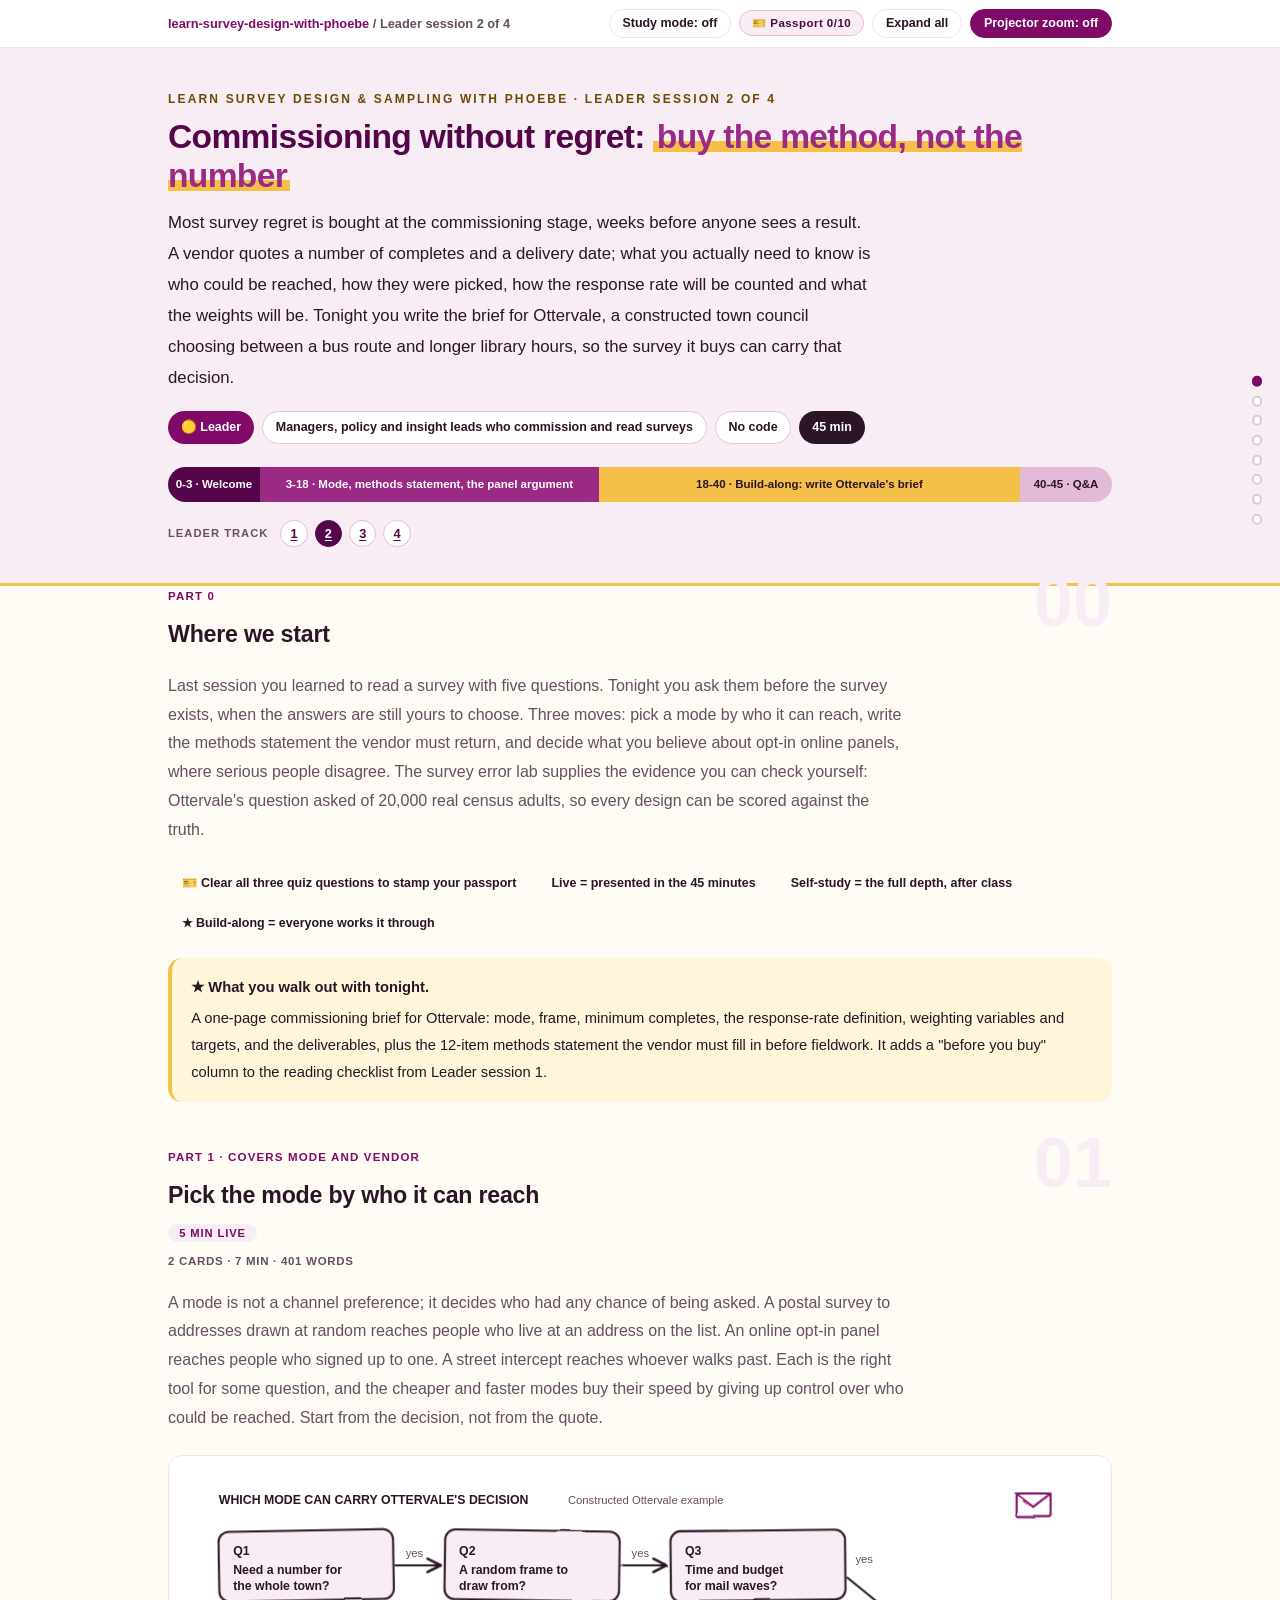
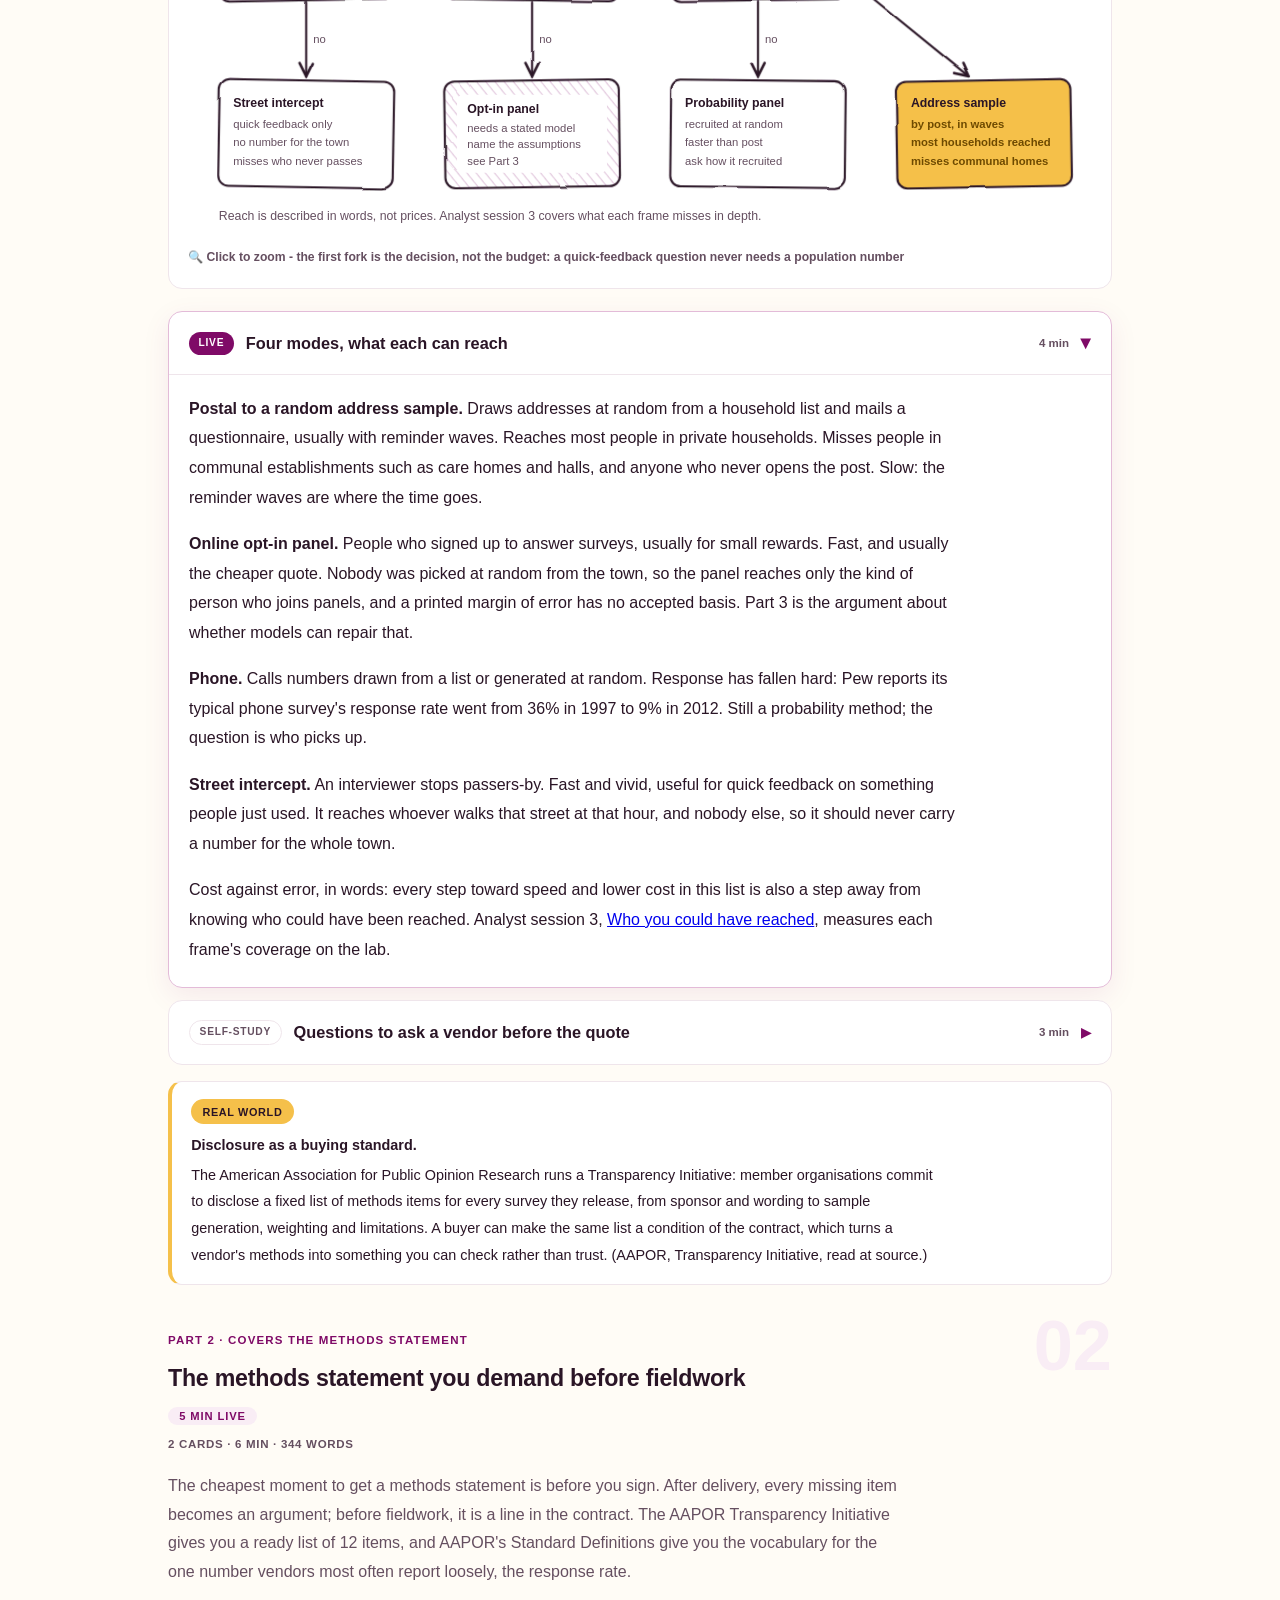
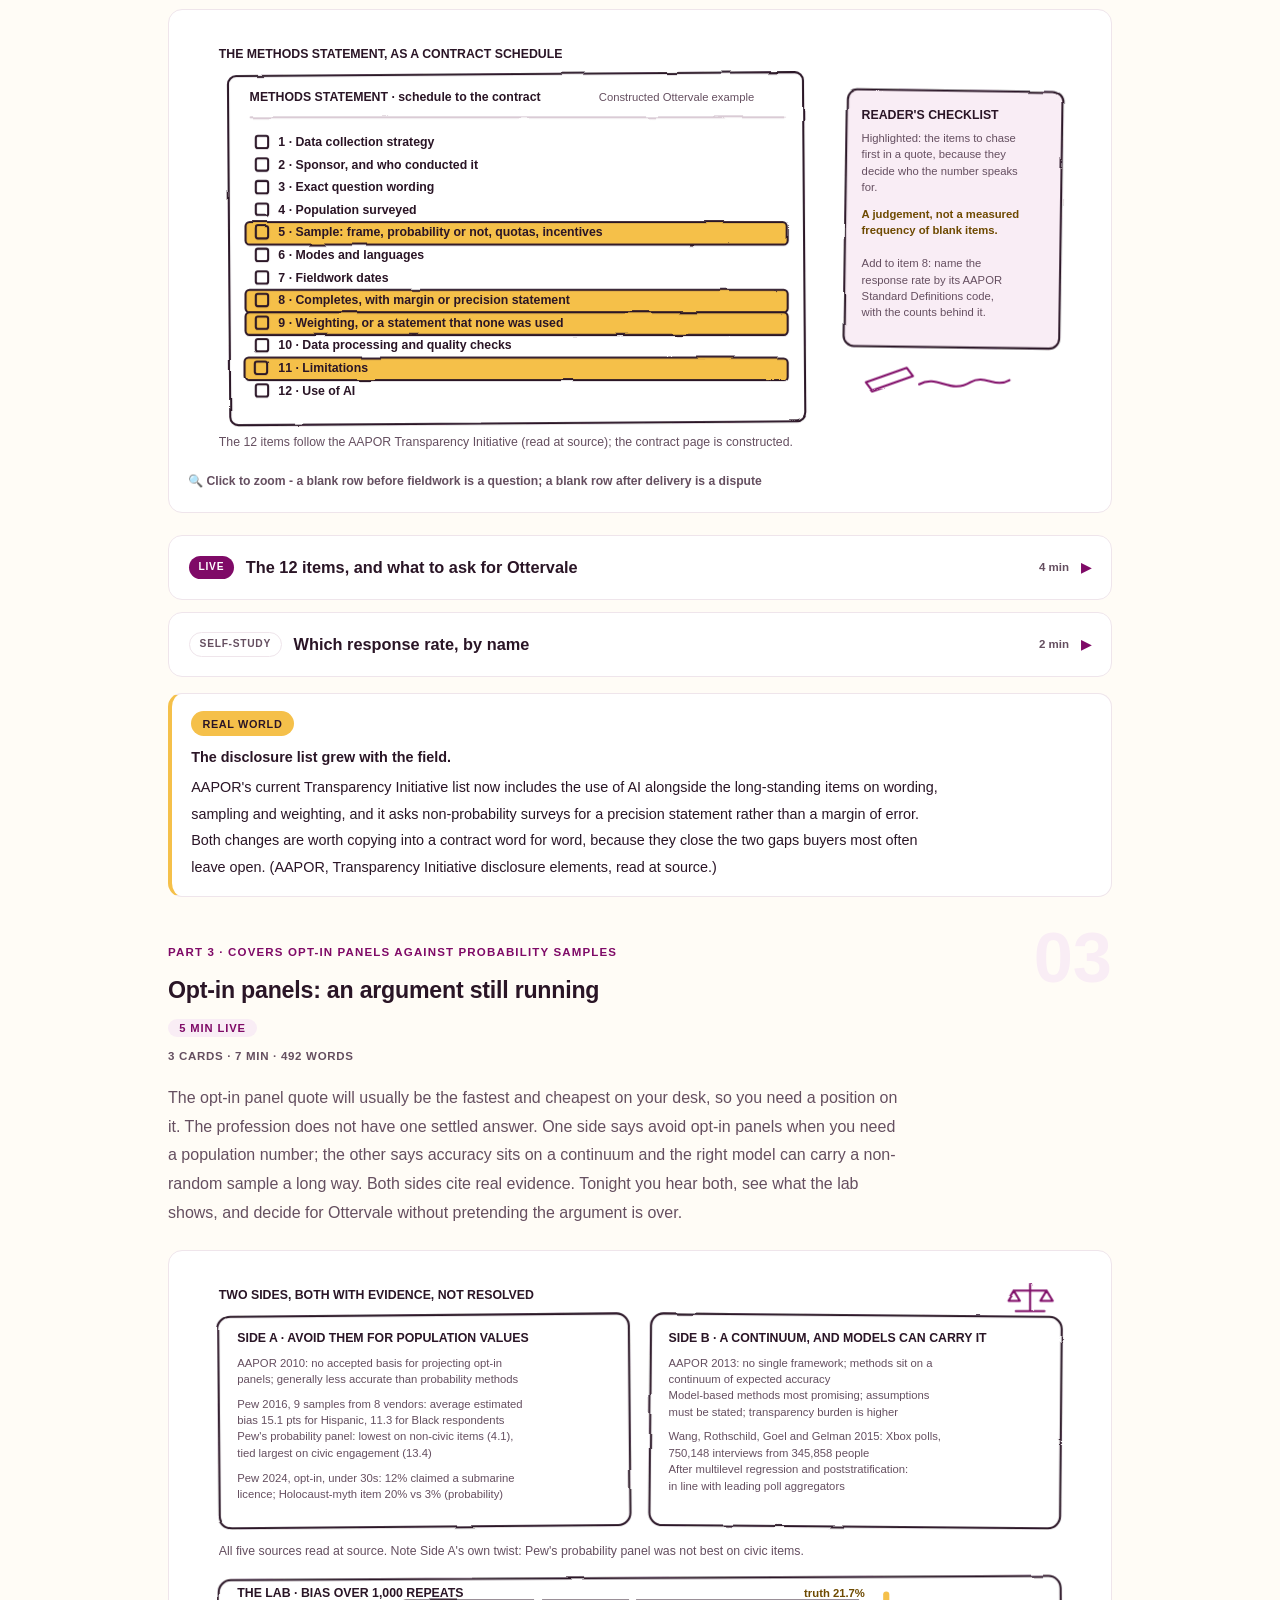
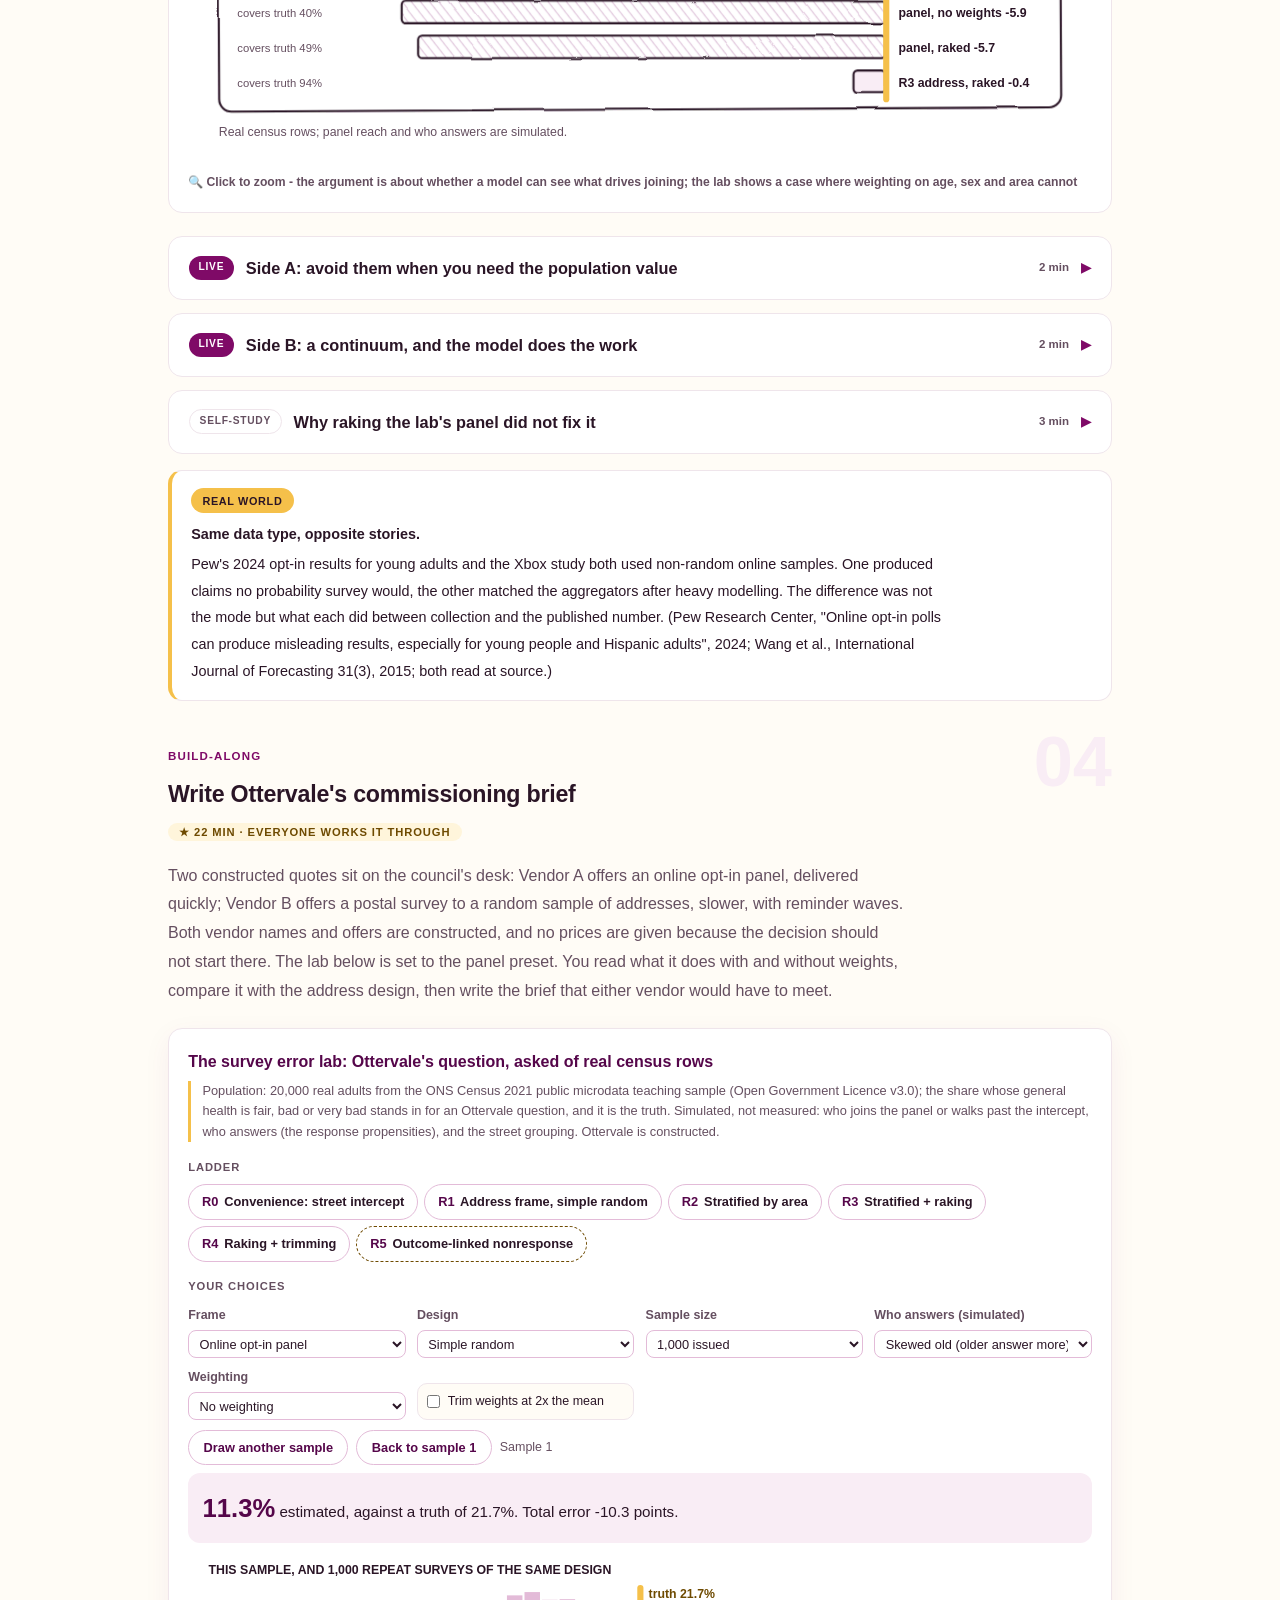
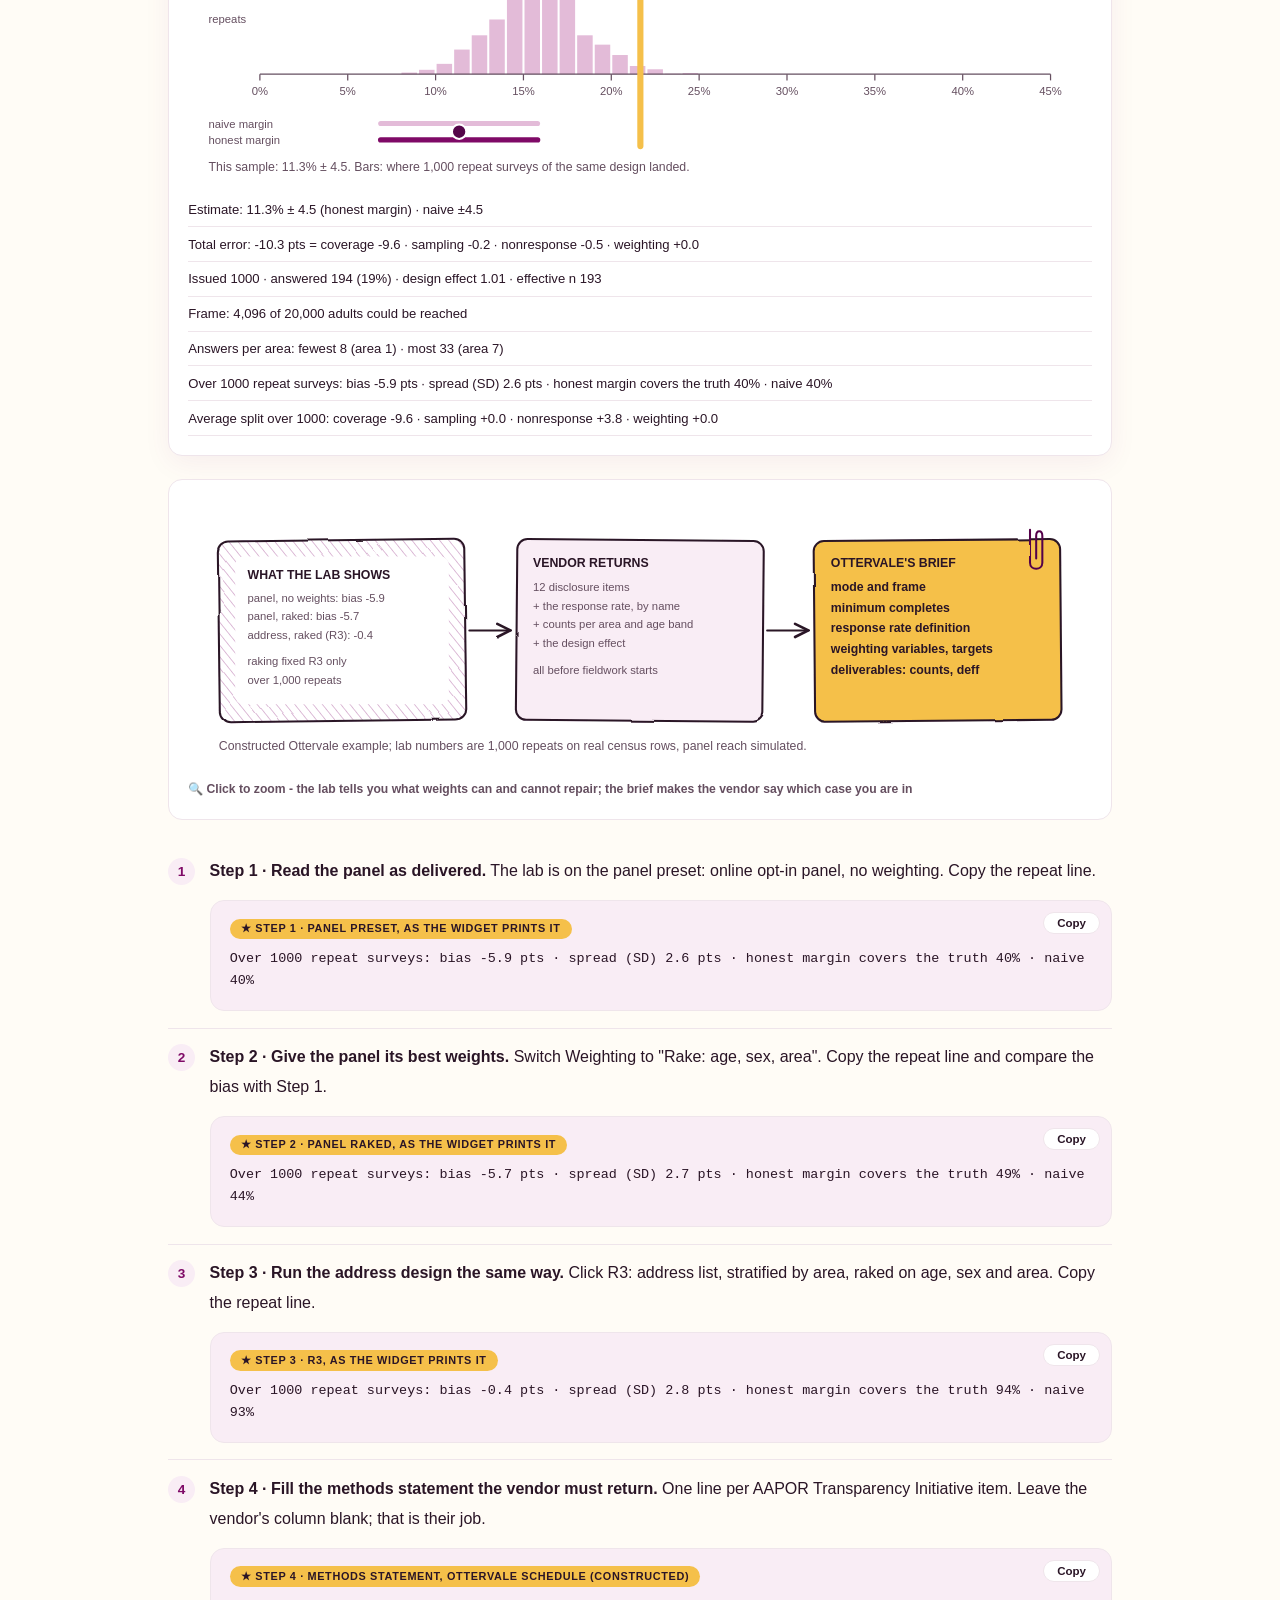
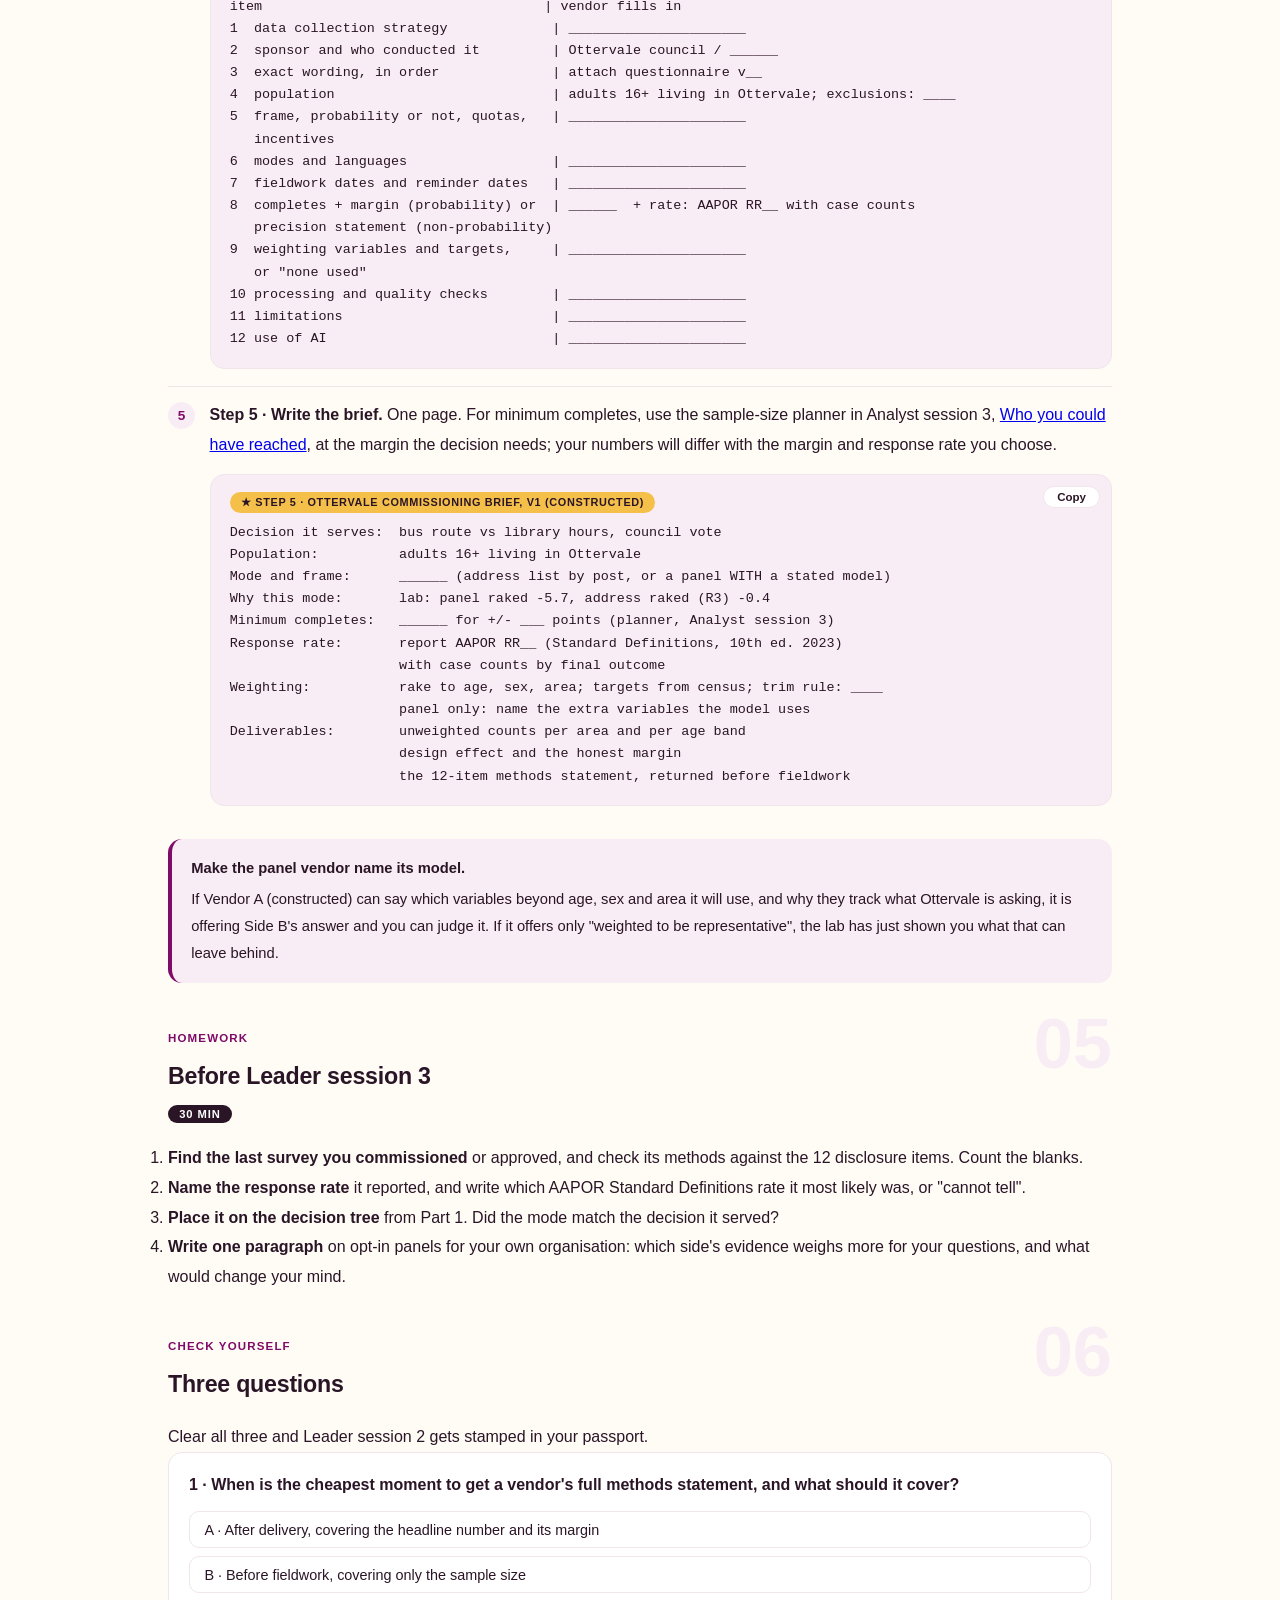
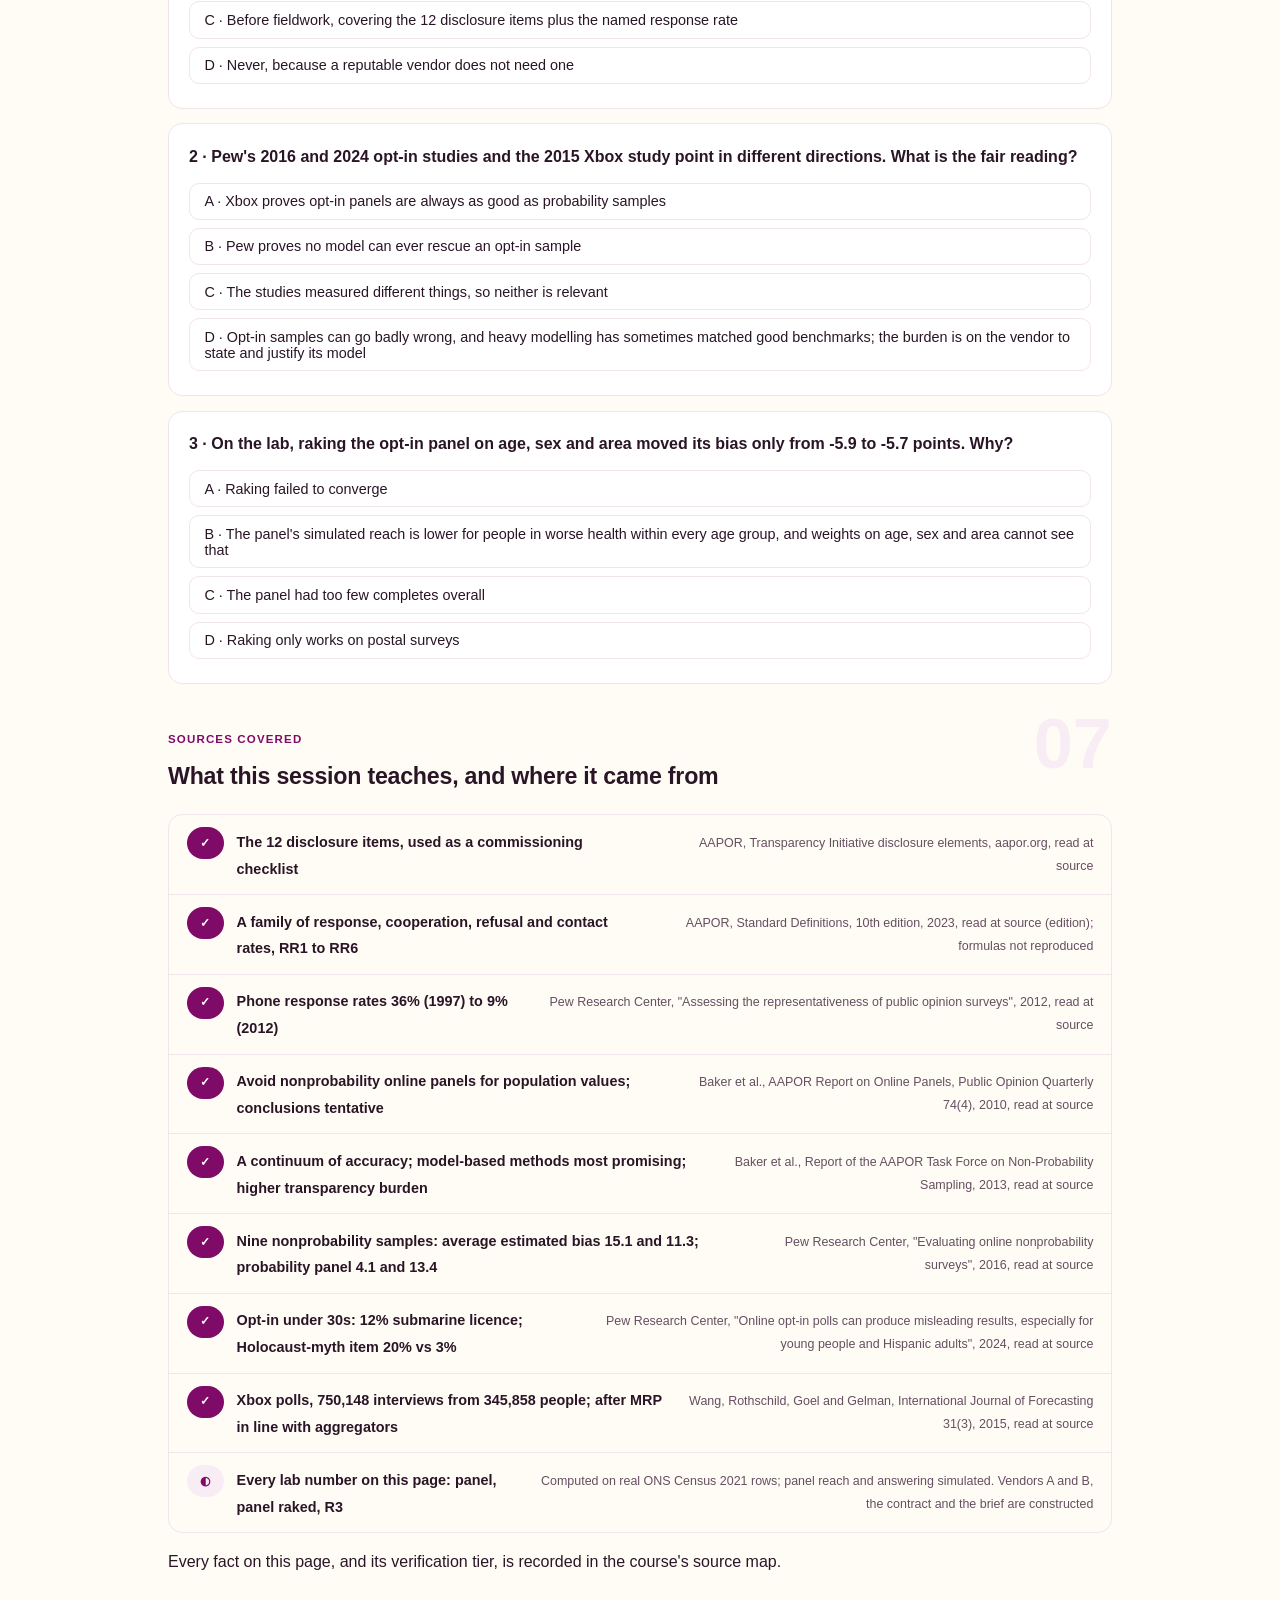
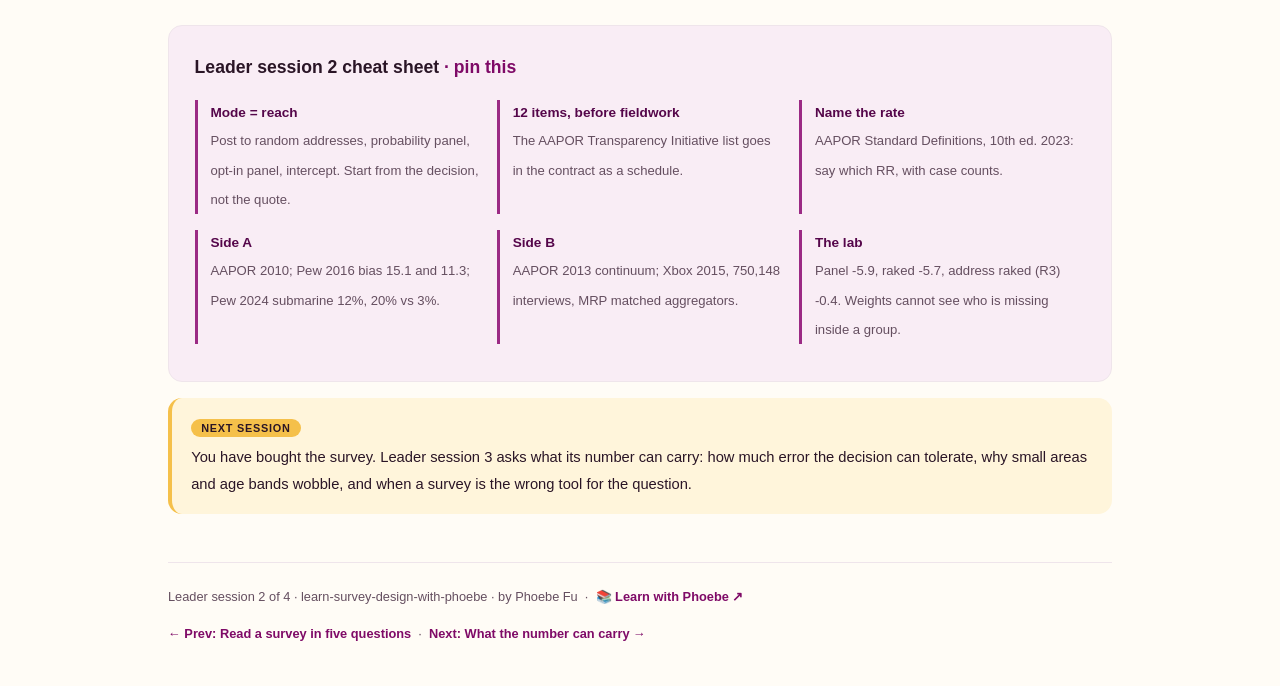
<file: courses/b2-commissioning-without-regret.html>
<!DOCTYPE html>
<html lang="en">
<head>
<meta charset="UTF-8">
<meta name="viewport" content="width=device-width, initial-scale=1.0">
<!-- social:start -->
<meta name="description" content="Leader session 2 of 4. Commissioning without regret: choose a mode and a vendor by who each can reach, demand the methods statement before fieldwork, and weigh the live argument over opt-in online panels against probability samples.">
<meta property="og:type" content="article">
<meta property="og:site_name" content="Learn with Phoebe">
<meta property="og:title" content="Commissioning without regret - learn survey design and sampling with phoebe">
<meta property="og:description" content="Leader session 2 of 4. Buy the method, not the number: mode, the methods statement, and the opt-in panel argument with evidence on both sides.">
<meta property="og:url" content="https://phoebefu6.github.io/learn-survey-design-with-phoebe/courses/b2-commissioning-without-regret.html">
<meta property="og:image" content="https://phoebefu6.github.io/learn-survey-design-with-phoebe/assets/og-cover.png">
<meta property="og:image:width" content="1200">
<meta property="og:image:height" content="630">
<meta name="twitter:card" content="summary_large_image">
<meta name="twitter:title" content="Commissioning without regret - learn survey design and sampling with phoebe">
<meta name="twitter:description" content="Leader session 2 of 4. Mode and vendor, the 12-item methods statement, and opt-in panels versus probability samples.">
<meta name="twitter:image" content="https://phoebefu6.github.io/learn-survey-design-with-phoebe/assets/og-cover.png">
<!-- social:end -->
<title>Leader session 2 · Commissioning without regret - learn survey design and sampling with phoebe</title>
<link rel="stylesheet" href="../assets/style.css?v=2">
</head>
<body>

<div class="toolbar">
  <div class="wrap">
    <span class="crumb"><a href="../index.html">learn-survey-design-with-phoebe</a> / Leader session 2 of 4</span>
    <button class="btn" id="toggle-all" type="button">Expand all</button>
    <button class="btn primary" id="zoom-toggle" type="button">Projector zoom: off</button>
  </div>
</div>

<header class="masthead">
  <div class="wrap">
    <div class="eyebrow">Learn Survey Design &amp; Sampling with Phoebe · Leader session 2 of 4</div>
    <h1>Commissioning without regret: <span class="accent">buy the method, not the number</span></h1>
    <p class="sub">Most survey regret is bought at the commissioning stage, weeks before anyone sees a result. A vendor quotes a number of completes and a delivery date; what you actually need to know is who could be reached, how they were picked, how the response rate will be counted and what the weights will be. Tonight you write the brief for Ottervale, a constructed town council choosing between a bus route and longer library hours, so the survey it buys can carry that decision.</p>
    <div class="chip-row">
      <span class="chip level">🟡 Leader</span>
      <span class="chip audience">Managers, policy and insight leads who commission and read surveys</span>
      <span class="chip audience">No code</span>
      <span class="chip time">45 min</span>
    </div>
    <div class="agenda">
      <span class="a1" style="flex:1">0-3 · Welcome</span>
      <span class="a2" style="flex:4">3-18 · Mode, methods statement, the panel argument</span>
      <span class="a3" style="flex:5">18-40 · Build-along: write Ottervale's brief</span>
      <span class="a4" style="flex:1">40-45 · Q&amp;A</span>
    </div>
  </div>
</header>

<main class="wrap">

  <section class="section" id="intro">
    <div class="section-kicker">
      <span class="klabel">Part 0</span>
      <h2>Where we start</h2>
    </div>
    <p class="lede">Last session you learned to read a survey with five questions. Tonight you ask them before the survey exists, when the answers are still yours to choose. Three moves: pick a mode by who it can reach, write the methods statement the vendor must return, and decide what you believe about opt-in online panels, where serious people disagree. The survey error lab supplies the evidence you can check yourself: Ottervale's question asked of 20,000 real census adults, so every design can be scored against the truth.</p>

    <div class="legend">
      <span class="pill">🎫 Clear all three quiz questions to stamp your passport</span>
      <span class="pill">Live = presented in the 45 minutes</span>
      <span class="pill">Self-study = the full depth, after class</span>
      <span class="pill">★ Build-along = everyone works it through</span>
    </div>

    <div class="callout win">
      <p><strong>★ What you walk out with tonight.</strong> A one-page commissioning brief for Ottervale: mode, frame, minimum completes, the response-rate definition, weighting variables and targets, and the deliverables, plus the 12-item methods statement the vendor must fill in before fieldwork. It adds a "before you buy" column to the reading checklist from Leader session 1.</p>
    </div>
  </section>

  <section class="section" id="part-1">
    <div class="section-kicker">
      <span class="klabel">Part 1 · covers mode and vendor</span>
      <h2>Pick the mode by who it can reach</h2>
      <span class="tag concept">5 min live</span>
    </div>
    <p class="lede">A mode is not a channel preference; it decides who had any chance of being asked. A postal survey to addresses drawn at random reaches people who live at an address on the list. An online opt-in panel reaches people who signed up to one. A street intercept reaches whoever walks past. Each is the right tool for some question, and the cheaper and faster modes buy their speed by giving up control over who could be reached. Start from the decision, not from the quote.</p>

    <figure class="zoomable">
      <svg viewBox="0 0 880 352" xmlns="http://www.w3.org/2000/svg" role="img" aria-label="A hand-drawn decision tree for Ottervale's council. Question 1: do you need a number for the whole town? No leads to a street intercept, for quick feedback only. Yes leads to question 2: is there a random frame to draw from? No leads to an opt-in panel with a stated model. Yes leads to question 3: is there time and budget for mail waves? No leads to a probability panel recruited at random. Yes leads to a postal address sample, highlighted. Constructed Ottervale example.">
        <defs>
          <filter id="b2aSk" x="-3%" y="-3%" width="106%" height="106%"><feTurbulence type="fractalNoise" baseFrequency="0.02" numOctaves="2" seed="41" result="n"/><feDisplacementMap in="SourceGraphic" in2="n" scale="2.4" xChannelSelector="R" yChannelSelector="G"/></filter>
          <pattern id="b2aHc" patternUnits="userSpaceOnUse" width="7" height="7" patternTransform="rotate(-38)"><line x1="0" y1="0" x2="0" y2="7" stroke="#7F0A67" stroke-width="1" opacity=".5"/></pattern>
          <marker id="b2aAr" viewBox="0 0 10 10" refX="9" refY="5" markerWidth="8" markerHeight="8" orient="auto"><path d="M1 1 L9 5 L1 9" fill="none" stroke="#2A1526" stroke-width="1.6" stroke-linecap="round"/></marker>
        </defs>
        <style>
          .b2aH { font: 800 12px Inter, sans-serif; fill: #2A1526; }
          .b2aL { font: 600 12px Inter, sans-serif; fill: #2A1526; }
          .b2aS { font: 400 11px Inter, sans-serif; fill: #654F60; }
          .b2aB { font: 800 11px Inter, sans-serif; fill: #6E4A00; }
          .b2aN { font: 400 12px Inter, sans-serif; fill: #654F60; }
        </style>

        <text class="b2aH" x="30" y="28">WHICH MODE CAN CARRY OTTERVALE'S DECISION</text>
        <text class="b2aS" x="370" y="28">Constructed Ottervale example</text>

        <g filter="url(#b2aSk)" fill="none" stroke="#2A1526" stroke-width="2" stroke-linecap="round" stroke-linejoin="round">
          <rect x="30" y="54" width="170" height="68" rx="10" transform="rotate(-1 115 88)" fill="#F9EDF5"/>
          <rect x="250" y="54" width="170" height="68" rx="10" transform="rotate(0.8 335 88)" fill="#F9EDF5"/>
          <rect x="470" y="54" width="170" height="68" rx="10" transform="rotate(-0.6 555 88)" fill="#F9EDF5"/>
          <path d="M202 88 L246 88" marker-end="url(#b2aAr)"/>
          <path d="M422 88 L466 88" marker-end="url(#b2aAr)"/>
          <path d="M115 124 L115 196" marker-end="url(#b2aAr)"/>
          <path d="M335 124 L335 196" marker-end="url(#b2aAr)"/>
          <path d="M555 124 L555 196" marker-end="url(#b2aAr)"/>
          <path d="M642 100 L760 196" marker-end="url(#b2aAr)"/>
          <rect x="30" y="200" width="170" height="104" rx="10" transform="rotate(1 115 252)" fill="#FFFFFF"/>
          <rect x="250" y="200" width="170" height="104" rx="10" transform="rotate(-0.8 335 252)" fill="url(#b2aHc)"/>
          <rect x="470" y="200" width="170" height="104" rx="10" transform="rotate(0.6 555 252)" fill="#FFFFFF"/>
          <rect x="690" y="200" width="170" height="104" rx="10" transform="rotate(-1 775 252)" fill="#F5C04A"/>
          <!-- doodle: an envelope -->
          <rect x="806" y="18" width="34" height="22" rx="2" stroke="#7F0A67"/>
          <path d="M806 18 L823 31 L840 18" stroke="#7F0A67"/>
        </g>
        <rect x="262" y="214" width="146" height="76" rx="6" fill="#FFFFFF"/>

        <text class="b2aH" x="44" y="78">Q1</text>
        <text class="b2aL" x="44" y="96">Need a number for</text>
        <text class="b2aL" x="44" y="112">the whole town?</text>
        <text class="b2aH" x="264" y="78">Q2</text>
        <text class="b2aL" x="264" y="96">A random frame to</text>
        <text class="b2aL" x="264" y="112">draw from?</text>
        <text class="b2aH" x="484" y="78">Q3</text>
        <text class="b2aL" x="484" y="96">Time and budget</text>
        <text class="b2aL" x="484" y="112">for mail waves?</text>

        <text class="b2aS" x="212" y="80">yes</text>
        <text class="b2aS" x="432" y="80">yes</text>
        <text class="b2aS" x="650" y="86">yes</text>
        <text class="b2aS" x="122" y="164">no</text>
        <text class="b2aS" x="342" y="164">no</text>
        <text class="b2aS" x="562" y="164">no</text>

        <text class="b2aH" x="44" y="226">Street intercept</text>
        <text class="b2aS" x="44" y="246">quick feedback only</text>
        <text class="b2aS" x="44" y="264">no number for the town</text>
        <text class="b2aS" x="44" y="282">misses who never passes</text>

        <text class="b2aH" x="272" y="232">Opt-in panel</text>
        <text class="b2aS" x="272" y="250">needs a stated model</text>
        <text class="b2aS" x="272" y="266">name the assumptions</text>
        <text class="b2aS" x="272" y="282">see Part 3</text>

        <text class="b2aH" x="484" y="226">Probability panel</text>
        <text class="b2aS" x="484" y="246">recruited at random</text>
        <text class="b2aS" x="484" y="264">faster than post</text>
        <text class="b2aS" x="484" y="282">ask how it recruited</text>

        <text class="b2aH" x="704" y="226">Address sample</text>
        <text class="b2aB" x="704" y="246">by post, in waves</text>
        <text class="b2aB" x="704" y="264">most households reached</text>
        <text class="b2aB" x="704" y="282">misses communal homes</text>

        <text class="b2aN" x="30" y="336">Reach is described in words, not prices. Analyst session 3 covers what each frame misses in depth.</text>
      </svg>
      <figcaption>🔍 Click to zoom - the first fork is the decision, not the budget: a quick-feedback question never needs a population number</figcaption>
    </figure>

    <details class="card" open>
      <summary><span class="mode live">Live</span>Four modes, what each can reach<span class="mini">4 min</span><span class="caret">▶</span></summary>
      <div class="body">
        <p><strong>Postal to a random address sample.</strong> Draws addresses at random from a household list and mails a questionnaire, usually with reminder waves. Reaches most people in private households. Misses people in communal establishments such as care homes and halls, and anyone who never opens the post. Slow: the reminder waves are where the time goes.</p>
        <p><strong>Online opt-in panel.</strong> People who signed up to answer surveys, usually for small rewards. Fast, and usually the cheaper quote. Nobody was picked at random from the town, so the panel reaches only the kind of person who joins panels, and a printed margin of error has no accepted basis. Part 3 is the argument about whether models can repair that.</p>
        <p><strong>Phone.</strong> Calls numbers drawn from a list or generated at random. Response has fallen hard: Pew reports its typical phone survey's response rate went from 36% in 1997 to 9% in 2012. Still a probability method; the question is who picks up.</p>
        <p><strong>Street intercept.</strong> An interviewer stops passers-by. Fast and vivid, useful for quick feedback on something people just used. It reaches whoever walks that street at that hour, and nobody else, so it should never carry a number for the whole town.</p>
        <p>Cost against error, in words: every step toward speed and lower cost in this list is also a step away from knowing who could have been reached. Analyst session 3, <a href="a3-who-you-could-have-reached.html">Who you could have reached</a>, measures each frame's coverage on the lab.</p>
      </div>
    </details>

    <details class="card">
      <summary><span class="mode self">Self-study</span>Questions to ask a vendor before the quote<span class="mini">3 min</span><span class="caret">▶</span></summary>
      <div class="body">
        <p><strong>1 · What list will you draw from, and who is not on it?</strong> A vendor that cannot name its frame cannot tell you who is missing.</p>
        <p><strong>2 · Is the sample a probability sample?</strong> If not, what model will connect it to the town, and on which variables?</p>
        <p><strong>3 · Which response rate will you report?</strong> Name the AAPOR Standard Definitions rate, and send the counts behind it.</p>
        <p><strong>4 · How many completes per area and age band do you expect?</strong> The total is the headline; the smallest cell is what limits you.</p>
        <p><strong>5 · What will you weight to, and to which totals?</strong> Named variables and named sources, not "representative".</p>
        <p><strong>6 · Will you report the design effect and the honest margin?</strong> A weighted survey's margin is wider than the simple-random one.</p>
        <p><strong>7 · Are you willing to publish the AAPOR Transparency Initiative disclosure items?</strong> Part 2 lists them. A vendor that hesitates here is telling you something.</p>
      </div>
    </details>

    <div class="callout example">
      <span class="ex-pill">Real world</span>
      <p><strong>Disclosure as a buying standard.</strong> The American Association for Public Opinion Research runs a Transparency Initiative: member organisations commit to disclose a fixed list of methods items for every survey they release, from sponsor and wording to sample generation, weighting and limitations. A buyer can make the same list a condition of the contract, which turns a vendor's methods into something you can check rather than trust. (AAPOR, Transparency Initiative, read at source.)</p>
    </div>
  </section>

  <section class="section" id="part-2">
    <div class="section-kicker">
      <span class="klabel">Part 2 · covers the methods statement</span>
      <h2>The methods statement you demand before fieldwork</h2>
      <span class="tag concept">5 min live</span>
    </div>
    <p class="lede">The cheapest moment to get a methods statement is before you sign. After delivery, every missing item becomes an argument; before fieldwork, it is a line in the contract. The AAPOR Transparency Initiative gives you a ready list of 12 items, and AAPOR's Standard Definitions give you the vocabulary for the one number vendors most often report loosely, the response rate.</p>

    <figure class="zoomable">
      <svg viewBox="0 0 880 420" xmlns="http://www.w3.org/2000/svg" role="img" aria-label="A hand-drawn contract page headed methods statement, schedule to contract, with twelve checkbox rows: data collection strategy; sponsor and who conducted it; exact question wording; population surveyed; sample frame, probability or not, quotas, incentives; modes and languages; fieldwork dates; completes with margin or precision statement; weighting or a statement that none was used; data processing and quality checks; limitations; use of AI. Four rows are highlighted: sample generation, completes and precision, weighting, and limitations. A side note says the highlights are the reader's checklist of items to chase first, not a measured frequency, and adds: name the response rate by its AAPOR Standard Definitions code. Constructed Ottervale example.">
        <defs>
          <filter id="b2bSk" x="-3%" y="-3%" width="106%" height="106%"><feTurbulence type="fractalNoise" baseFrequency="0.02" numOctaves="2" seed="43" result="n"/><feDisplacementMap in="SourceGraphic" in2="n" scale="2.4" xChannelSelector="R" yChannelSelector="G"/></filter>
          <pattern id="b2bHc" patternUnits="userSpaceOnUse" width="7" height="7" patternTransform="rotate(-38)"><line x1="0" y1="0" x2="0" y2="7" stroke="#7F0A67" stroke-width="1" opacity=".5"/></pattern>
          <marker id="b2bAr" viewBox="0 0 10 10" refX="9" refY="5" markerWidth="8" markerHeight="8" orient="auto"><path d="M1 1 L9 5 L1 9" fill="none" stroke="#2A1526" stroke-width="1.6" stroke-linecap="round"/></marker>
        </defs>
        <style>
          .b2bH { font: 800 12px Inter, sans-serif; fill: #2A1526; }
          .b2bL { font: 600 12px Inter, sans-serif; fill: #2A1526; }
          .b2bS { font: 400 11px Inter, sans-serif; fill: #654F60; }
          .b2bB { font: 800 11px Inter, sans-serif; fill: #6E4A00; }
          .b2bN { font: 400 12px Inter, sans-serif; fill: #654F60; }
        </style>

        <text class="b2bH" x="30" y="28">THE METHODS STATEMENT, AS A CONTRACT SCHEDULE</text>

        <g filter="url(#b2bSk)" fill="none" stroke="#2A1526" stroke-width="2" stroke-linecap="round" stroke-linejoin="round">
          <rect x="40" y="44" width="560" height="340" rx="8" transform="rotate(-0.4 320 214)" fill="#FFFFFF"/>
          <path d="M60 86 L580 86" stroke="#D9CAD4"/>
          <rect x="56" y="188" width="528" height="22" rx="4" fill="#F5C04A"/>
          <rect x="56" y="254" width="528" height="22" rx="4" fill="#F5C04A"/>
          <rect x="56" y="276" width="528" height="22" rx="4" fill="#F5C04A"/>
          <rect x="56" y="320" width="528" height="22" rx="4" fill="#F5C04A"/>
          <rect x="66" y="104" width="12" height="12" rx="2"/>
          <rect x="66" y="126" width="12" height="12" rx="2"/>
          <rect x="66" y="148" width="12" height="12" rx="2"/>
          <rect x="66" y="170" width="12" height="12" rx="2"/>
          <rect x="66" y="192" width="12" height="12" rx="2"/>
          <rect x="66" y="214" width="12" height="12" rx="2"/>
          <rect x="66" y="236" width="12" height="12" rx="2"/>
          <rect x="66" y="258" width="12" height="12" rx="2"/>
          <rect x="66" y="280" width="12" height="12" rx="2"/>
          <rect x="66" y="302" width="12" height="12" rx="2"/>
          <rect x="66" y="324" width="12" height="12" rx="2"/>
          <rect x="66" y="346" width="12" height="12" rx="2"/>
          <rect x="640" y="60" width="210" height="250" rx="10" transform="rotate(0.8 745 185)" fill="#F9EDF5"/>
          <!-- doodle: a pen nib signing -->
          <path d="M660 344 L700 330 L706 338 L666 352 Z" stroke="#7F0A67"/>
          <path d="M712 346 C730 336 742 356 762 344 C776 336 786 350 800 342" stroke="#7F0A67"/>
        </g>

        <text class="b2bH" x="60" y="70">METHODS STATEMENT · schedule to the contract</text>
        <text class="b2bS" x="400" y="70">Constructed Ottervale example</text>

        <text class="b2bL" x="88" y="114">1 · Data collection strategy</text>
        <text class="b2bL" x="88" y="136">2 · Sponsor, and who conducted it</text>
        <text class="b2bL" x="88" y="158">3 · Exact question wording</text>
        <text class="b2bL" x="88" y="180">4 · Population surveyed</text>
        <text class="b2bL" x="88" y="202">5 · Sample: frame, probability or not, quotas, incentives</text>
        <text class="b2bL" x="88" y="224">6 · Modes and languages</text>
        <text class="b2bL" x="88" y="246">7 · Fieldwork dates</text>
        <text class="b2bL" x="88" y="268">8 · Completes, with margin or precision statement</text>
        <text class="b2bL" x="88" y="290">9 · Weighting, or a statement that none was used</text>
        <text class="b2bL" x="88" y="312">10 · Data processing and quality checks</text>
        <text class="b2bL" x="88" y="334">11 · Limitations</text>
        <text class="b2bL" x="88" y="356">12 · Use of AI</text>

        <text class="b2bH" x="656" y="88">READER'S CHECKLIST</text>
        <text class="b2bS" x="656" y="110">Highlighted: the items to chase</text>
        <text class="b2bS" x="656" y="126">first in a quote, because they</text>
        <text class="b2bS" x="656" y="142">decide who the number speaks</text>
        <text class="b2bS" x="656" y="158">for.</text>
        <text class="b2bB" x="656" y="184">A judgement, not a measured</text>
        <text class="b2bB" x="656" y="200">frequency of blank items.</text>
        <text class="b2bS" x="656" y="232">Add to item 8: name the</text>
        <text class="b2bS" x="656" y="248">response rate by its AAPOR</text>
        <text class="b2bS" x="656" y="264">Standard Definitions code,</text>
        <text class="b2bS" x="656" y="280">with the counts behind it.</text>

        <text class="b2bN" x="30" y="406">The 12 items follow the AAPOR Transparency Initiative (read at source); the contract page is constructed.</text>
      </svg>
      <figcaption>🔍 Click to zoom - a blank row before fieldwork is a question; a blank row after delivery is a dispute</figcaption>
    </figure>

    <details class="card">
      <summary><span class="mode live">Live</span>The 12 items, and what to ask for Ottervale<span class="mini">4 min</span><span class="caret">▶</span></summary>
      <div class="body">
        <table class="clean">
          <thead><tr><th>Disclosure item</th><th>What Ottervale asks the vendor to write down</th></tr></thead>
          <tbody>
            <tr><td>1 · Data collection strategy</td><td>Survey, panel wave or something else, and how the parts fit</td></tr>
            <tr><td>2 · Sponsor and conductor</td><td>The council as sponsor; the vendor and any subcontracted fieldwork</td></tr>
            <tr><td>3 · Exact wording</td><td>Every question as asked, in order, including the bus and library items</td></tr>
            <tr><td>4 · Population</td><td>Adults 16 and over living in Ottervale, and what "living in" excludes</td></tr>
            <tr><td>5 · Sample generation and recruitment</td><td>The frame, whether the sample is probability or not, any quotas, any incentives</td></tr>
            <tr><td>6 · Modes and languages</td><td>Post, web, phone or a mix; which languages were offered</td></tr>
            <tr><td>7 · Dates</td><td>First and last day of fieldwork, and when reminders went out</td></tr>
            <tr><td>8 · Completes and precision</td><td>Number of completes; a margin for a probability sample, a precision statement for a non-probability one</td></tr>
            <tr><td>9 · Weighting</td><td>Variables, target totals and their source, or a statement that none was used</td></tr>
            <tr><td>10 · Processing and quality checks</td><td>How speeders, duplicates and incomplete forms were handled</td></tr>
            <tr><td>11 · Limitations</td><td>Who the design could not reach, in the vendor's own words</td></tr>
            <tr><td>12 · Use of AI</td><td>Whether AI drafted questions, coded open answers or did anything else</td></tr>
          </tbody>
        </table>
        <p>The list is AAPOR's Transparency Initiative disclosure set, read at source; the right-hand column is the constructed Ottervale version.</p>
      </div>
    </details>

    <details class="card">
      <summary><span class="mode self">Self-study</span>Which response rate, by name<span class="mini">2 min</span><span class="caret">▶</span></summary>
      <div class="body">
        <p>AAPOR's Standard Definitions, now in their 10th edition (2023), define a family of response, cooperation, refusal and contact rates, the response rates running from RR1 to RR6. They differ mainly in how they treat partial interviews and cases whose eligibility was never settled, so one fieldwork can honestly produce several rates. Write into the brief which rate the vendor reports, and ask for the case counts by final outcome so anyone can recompute it. The formulas live in the Standard Definitions themselves; read them there rather than from a summary.</p>
        <p>Nonresponse in customer satisfaction surveys after a support contact, where the answerers are the customers who chose to reply, is a different problem with its own fixes, taught in <a href="https://phoebefu6.github.io/learn-ai-customer-support-with-phoebe/courses/05-qa-you-can-trust.html">AI Customer Support, QA you can trust ↗</a>. This page covers commissioning a survey of a whole population.</p>
      </div>
    </details>

    <div class="callout example">
      <span class="ex-pill">Real world</span>
      <p><strong>The disclosure list grew with the field.</strong> AAPOR's current Transparency Initiative list now includes the use of AI alongside the long-standing items on wording, sampling and weighting, and it asks non-probability surveys for a precision statement rather than a margin of error. Both changes are worth copying into a contract word for word, because they close the two gaps buyers most often leave open. (AAPOR, Transparency Initiative disclosure elements, read at source.)</p>
    </div>
  </section>

  <section class="section" id="part-3">
    <div class="section-kicker">
      <span class="klabel">Part 3 · covers opt-in panels against probability samples</span>
      <h2>Opt-in panels: an argument still running</h2>
      <span class="tag concept">5 min live</span>
    </div>
    <p class="lede">The opt-in panel quote will usually be the fastest and cheapest on your desk, so you need a position on it. The profession does not have one settled answer. One side says avoid opt-in panels when you need a population number; the other says accuracy sits on a continuum and the right model can carry a non-random sample a long way. Both sides cite real evidence. Tonight you hear both, see what the lab shows, and decide for Ottervale without pretending the argument is over.</p>

    <figure class="zoomable">
      <svg viewBox="0 0 880 478" xmlns="http://www.w3.org/2000/svg" role="img" aria-label="A hand-drawn two-column argument map. Side A, avoid opt-in panels for population values: AAPOR 2010 found no accepted basis for projecting them; Pew 2016 found average estimated bias of 15.1 points for Hispanic and 11.3 for Black respondents across nine nonprobability samples, while Pew's probability panel was lowest on non-civic items at 4.1 but tied largest on civic engagement at 13.4; Pew 2024 found 12 percent of opt-in adults under 30 claimed a submarine licence, and 20 percent against 3 percent on a Holocaust-myth item. Side B, a continuum where models can carry it: AAPOR 2013 says methods sit on a continuum of accuracy, model-based methods are most promising, and transparency carries a higher burden; Wang and colleagues 2015 used Xbox polls with 750,148 interviews from 345,858 people and, after multilevel regression and poststratification, matched leading aggregators. Below, a strip of the lab's bias over 1,000 repeats against the truth at zero: opt-in panel unweighted minus 5.9 points, covering the truth 40 percent; panel raked minus 5.7, covering 49 percent; address list raked, R3, minus 0.4, covering 94 percent.">
        <defs>
          <filter id="b2cSk" x="-3%" y="-3%" width="106%" height="106%"><feTurbulence type="fractalNoise" baseFrequency="0.02" numOctaves="2" seed="47" result="n"/><feDisplacementMap in="SourceGraphic" in2="n" scale="2.4" xChannelSelector="R" yChannelSelector="G"/></filter>
          <pattern id="b2cHc" patternUnits="userSpaceOnUse" width="7" height="7" patternTransform="rotate(-38)"><line x1="0" y1="0" x2="0" y2="7" stroke="#7F0A67" stroke-width="1" opacity=".5"/></pattern>
          <marker id="b2cAr" viewBox="0 0 10 10" refX="9" refY="5" markerWidth="8" markerHeight="8" orient="auto"><path d="M1 1 L9 5 L1 9" fill="none" stroke="#2A1526" stroke-width="1.6" stroke-linecap="round"/></marker>
        </defs>
        <style>
          .b2cH { font: 800 12px Inter, sans-serif; fill: #2A1526; }
          .b2cL { font: 600 12px Inter, sans-serif; fill: #2A1526; }
          .b2cS { font: 400 11px Inter, sans-serif; fill: #654F60; }
          .b2cB { font: 800 11px Inter, sans-serif; fill: #6E4A00; }
          .b2cN { font: 400 12px Inter, sans-serif; fill: #654F60; }
        </style>

        <text class="b2cH" x="30" y="28">TWO SIDES, BOTH WITH EVIDENCE, NOT RESOLVED</text>

        <g filter="url(#b2cSk)" fill="none" stroke="#2A1526" stroke-width="2" stroke-linecap="round" stroke-linejoin="round">
          <rect x="30" y="44" width="400" height="206" rx="12" transform="rotate(-0.5 230 147)" fill="#FFFFFF"/>
          <rect x="450" y="44" width="400" height="206" rx="12" transform="rotate(0.5 650 147)" fill="#FFFFFF"/>
          <rect x="30" y="300" width="820" height="128" rx="12" transform="rotate(-0.3 440 364)" fill="#FFFFFF"/>
          <rect x="208" y="322" width="472" height="22" rx="4" fill="url(#b2cHc)"/>
          <rect x="224" y="356" width="456" height="22" rx="4" fill="url(#b2cHc)"/>
          <rect x="648" y="390" width="32" height="22" rx="4" fill="#F9EDF5"/>
          <!-- doodle: a balance -->
          <path d="M820 14 L820 40 M806 40 L834 40 M804 20 L836 20 M804 20 L798 30 L810 30 Z M836 20 L830 30 L842 30 Z" stroke="#7F0A67"/>
        </g>
        <path d="M680 316 L680 418" stroke="#F5C04A" stroke-width="6" stroke-linecap="round" fill="none"/>

        <text class="b2cH" x="48" y="70">SIDE A · AVOID THEM FOR POPULATION VALUES</text>
        <text class="b2cS" x="48" y="94">AAPOR 2010: no accepted basis for projecting opt-in</text>
        <text class="b2cS" x="48" y="110">panels; generally less accurate than probability methods</text>
        <text class="b2cS" x="48" y="134">Pew 2016, 9 samples from 8 vendors: average estimated</text>
        <text class="b2cS" x="48" y="150">bias 15.1 pts for Hispanic, 11.3 for Black respondents</text>
        <text class="b2cS" x="48" y="166">Pew's probability panel: lowest on non-civic items (4.1),</text>
        <text class="b2cS" x="48" y="182">tied largest on civic engagement (13.4)</text>
        <text class="b2cS" x="48" y="206">Pew 2024, opt-in, under 30s: 12% claimed a submarine</text>
        <text class="b2cS" x="48" y="222">licence; Holocaust-myth item 20% vs 3% (probability)</text>

        <text class="b2cH" x="468" y="70">SIDE B · A CONTINUUM, AND MODELS CAN CARRY IT</text>
        <text class="b2cS" x="468" y="94">AAPOR 2013: no single framework; methods sit on a</text>
        <text class="b2cS" x="468" y="110">continuum of expected accuracy</text>
        <text class="b2cS" x="468" y="126">Model-based methods most promising; assumptions</text>
        <text class="b2cS" x="468" y="142">must be stated; transparency burden is higher</text>
        <text class="b2cS" x="468" y="166">Wang, Rothschild, Goel and Gelman 2015: Xbox polls,</text>
        <text class="b2cS" x="468" y="182">750,148 interviews from 345,858 people</text>
        <text class="b2cS" x="468" y="198">After multilevel regression and poststratification:</text>
        <text class="b2cS" x="468" y="214">in line with leading poll aggregators</text>

        <text class="b2cN" x="30" y="278">All five sources read at source. Note Side A's own twist: Pew's probability panel was not best on civic items.</text>

        <text class="b2cH" x="48" y="318">THE LAB · BIAS OVER 1,000 REPEATS</text>
        <text class="b2cS" x="48" y="338">covers truth 40%</text>
        <text class="b2cS" x="48" y="372">covers truth 49%</text>
        <text class="b2cS" x="48" y="406">covers truth 94%</text>
        <text class="b2cL" x="692" y="338">panel, no weights -5.9</text>
        <text class="b2cL" x="692" y="372">panel, raked -5.7</text>
        <text class="b2cL" x="692" y="406">R3 address, raked -0.4</text>
        <text class="b2cB" x="600" y="318">truth 21.7%</text>

        <text class="b2cN" x="30" y="454">Real census rows; panel reach and who answers are simulated.</text>
      </svg>
      <figcaption>🔍 Click to zoom - the argument is about whether a model can see what drives joining; the lab shows a case where weighting on age, sex and area cannot</figcaption>
    </figure>

    <details class="card">
      <summary><span class="mode live">Live</span>Side A: avoid them when you need the population value<span class="mini">2 min</span><span class="caret">▶</span></summary>
      <div class="body">
        <p>AAPOR's 2010 report on online panels advised researchers to avoid nonprobability online panels when the aim is to estimate population values accurately. It found no accepted theoretical basis for projecting them to a population, and the studies it reviewed generally found them less accurate than probability methods against benchmarks. The report itself called its conclusions tentative.</p>
        <p>Pew's 2016 test then ran nine nonprobability samples from eight vendors against benchmarks. Across them, the average estimated bias was 15.1 points for Hispanic respondents and 11.3 for Black respondents. The same study has a twist Side A must carry honestly: Pew's own probability panel had the lowest bias on non-civic items (4.1) but tied for the largest on civic engagement (13.4). In 2024 Pew found that among opt-in respondents under 30, 12% claimed a licence to operate a nuclear submarine, and 20% agreed the Holocaust is a myth against 3% in a probability survey.</p>
      </div>
    </details>

    <details class="card">
      <summary><span class="mode live">Live</span>Side B: a continuum, and the model does the work<span class="mini">2 min</span><span class="caret">▶</span></summary>
      <div class="body">
        <p>AAPOR's 2013 task force on non-probability sampling reached a different emphasis. There is no single framework that covers all non-probability methods; they sit on a continuum of expected accuracy; inference rests on modelling assumptions that must be stated; and the most promising methods are model-based. The price is transparency: a non-probability survey carries a higher burden to show its working.</p>
        <p>The best-known demonstration is Wang, Rothschild, Goel and Gelman (2015). They polled Xbox users in the 45 days before the 2012 US presidential election, 750,148 interviews from 345,858 people, a sample far from representative on age and sex. After multilevel regression and poststratification (MRP), which models the answer within many small cells and reweights the cells to the population, their estimates were in line with leading poll aggregators.</p>
      </div>
    </details>

    <details class="card">
      <summary><span class="mode self">Self-study</span>Why raking the lab's panel did not fix it<span class="mini">3 min</span><span class="caret">▶</span></summary>
      <div class="body">
        <p>On the lab, the opt-in panel with no weights is biased by -5.9 points over 1,000 repeats and its margin covers the truth 40% of the time. Raking it to the census on age, sex and area leaves -5.7, covering 49%. The address list, stratified and raked the same way (R3), sits at -0.4 and covers 94%.</p>
        <p>The reason is built into the simulation, and it is exactly the case weighting cannot reach. The panel's reach was simulated to depend on age and, within every age group, to be lower for people in fair, bad or very bad health, the very thing being measured. Raking can make the panel's age, sex and area totals match the town, but inside each of those groups it still has too few people in worse health, and no weight on age, sex or area can see that. Weights move people between groups; they cannot repair who is missing inside a group.</p>
        <p>That is a statement about this simulated panel, not a verdict on panels. Side B's answer is a panel with auxiliary variables that do track the outcome, or a model such as MRP built on them. Whether such variables exist for Ottervale's question is the thing to ask the vendor. MRP mechanics are not taught here.</p>
      </div>
    </details>

    <div class="callout example">
      <span class="ex-pill">Real world</span>
      <p><strong>Same data type, opposite stories.</strong> Pew's 2024 opt-in results for young adults and the Xbox study both used non-random online samples. One produced claims no probability survey would, the other matched the aggregators after heavy modelling. The difference was not the mode but what each did between collection and the published number. (Pew Research Center, "Online opt-in polls can produce misleading results, especially for young people and Hispanic adults", 2024; Wang et al., International Journal of Forecasting 31(3), 2015; both read at source.)</p>
    </div>
  </section>

  <section class="section" id="demo-1">
    <div class="section-kicker">
      <span class="klabel">Build-along</span>
      <h2>Write Ottervale's commissioning brief</h2>
      <span class="tag demo">★ 22 min · everyone works it through</span>
    </div>
    <p class="lede">Two constructed quotes sit on the council's desk: Vendor A offers an online opt-in panel, delivered quickly; Vendor B offers a postal survey to a random sample of addresses, slower, with reminder waves. Both vendor names and offers are constructed, and no prices are given because the decision should not start there. The lab below is set to the panel preset. You read what it does with and without weights, compare it with the address design, then write the brief that either vendor would have to meet.</p>

    <div class="svy-widget" data-preset="panel"></div>

    <figure class="zoomable">
      <svg viewBox="0 0 880 262" xmlns="http://www.w3.org/2000/svg" role="img" aria-label="A hand-drawn flow for the build-along. Left, what the lab shows: opt-in panel with no weights, bias minus 5.9; panel raked, minus 5.7; address list raked, R3, minus 0.4; raking fixed R3 only. Middle, what the vendor returns before fieldwork: 12 disclosure items, the response rate definition, counts per area and age band. Right, highlighted, Ottervale's brief: mode and frame, minimum completes, response rate definition, weighting variables and targets, deliverables including counts and the design effect. Constructed Ottervale example.">
        <defs>
          <filter id="b2dSk" x="-3%" y="-3%" width="106%" height="106%"><feTurbulence type="fractalNoise" baseFrequency="0.02" numOctaves="2" seed="53" result="n"/><feDisplacementMap in="SourceGraphic" in2="n" scale="2.4" xChannelSelector="R" yChannelSelector="G"/></filter>
          <pattern id="b2dHc" patternUnits="userSpaceOnUse" width="7" height="7" patternTransform="rotate(-38)"><line x1="0" y1="0" x2="0" y2="7" stroke="#7F0A67" stroke-width="1" opacity=".5"/></pattern>
          <marker id="b2dAr" viewBox="0 0 10 10" refX="9" refY="5" markerWidth="8" markerHeight="8" orient="auto"><path d="M1 1 L9 5 L1 9" fill="none" stroke="#2A1526" stroke-width="1.6" stroke-linecap="round"/></marker>
        </defs>
        <style>
          .b2dH { font: 800 12px Inter, sans-serif; fill: #2A1526; }
          .b2dL { font: 600 12px Inter, sans-serif; fill: #2A1526; }
          .b2dS { font: 400 11px Inter, sans-serif; fill: #654F60; }
          .b2dN { font: 400 12px Inter, sans-serif; fill: #654F60; }
        </style>

        <g filter="url(#b2dSk)" fill="none" stroke="#2A1526" stroke-width="2" stroke-linecap="round" stroke-linejoin="round">
          <rect x="30" y="40" width="240" height="176" rx="10" transform="rotate(-0.7 150 128)" fill="url(#b2dHc)"/>
          <rect x="320" y="40" width="240" height="176" rx="10" transform="rotate(0.5 440 128)" fill="#F9EDF5"/>
          <rect x="610" y="40" width="240" height="176" rx="10" transform="rotate(-0.5 730 128)" fill="#F5C04A"/>
          <path d="M274 128 L314 128" marker-end="url(#b2dAr)"/>
          <path d="M564 128 L604 128" marker-end="url(#b2dAr)"/>
          <!-- doodle: a paperclip on the brief -->
          <path d="M820 30 L820 62 C820 70 832 70 832 62 L832 36 C832 30 826 30 826 36 L826 58" stroke="#55064A"/>
        </g>
        <rect x="46" y="56" width="208" height="144" rx="8" fill="#FFFFFF"/>

        <text class="b2dH" x="58" y="78">WHAT THE LAB SHOWS</text>
        <text class="b2dS" x="58" y="100">panel, no weights: bias -5.9</text>
        <text class="b2dS" x="58" y="118">panel, raked: bias -5.7</text>
        <text class="b2dS" x="58" y="136">address, raked (R3): -0.4</text>
        <text class="b2dS" x="58" y="162">raking fixed R3 only</text>
        <text class="b2dS" x="58" y="180">over 1,000 repeats</text>

        <text class="b2dH" x="336" y="66">VENDOR RETURNS</text>
        <text class="b2dS" x="336" y="90">12 disclosure items</text>
        <text class="b2dS" x="336" y="108">+ the response rate, by name</text>
        <text class="b2dS" x="336" y="126">+ counts per area and age band</text>
        <text class="b2dS" x="336" y="144">+ the design effect</text>
        <text class="b2dS" x="336" y="170">all before fieldwork starts</text>

        <text class="b2dH" x="626" y="66">OTTERVALE'S BRIEF</text>
        <text class="b2dL" x="626" y="90">mode and frame</text>
        <text class="b2dL" x="626" y="110">minimum completes</text>
        <text class="b2dL" x="626" y="130">response rate definition</text>
        <text class="b2dL" x="626" y="150">weighting variables, targets</text>
        <text class="b2dL" x="626" y="170">deliverables: counts, deff</text>

        <text class="b2dN" x="30" y="244">Constructed Ottervale example; lab numbers are 1,000 repeats on real census rows, panel reach simulated.</text>
      </svg>
      <figcaption>🔍 Click to zoom - the lab tells you what weights can and cannot repair; the brief makes the vendor say which case you are in</figcaption>
    </figure>

    <div class="steps">
      <div class="step">
        <p><strong>Step 1 · Read the panel as delivered.</strong> The lab is on the panel preset: online opt-in panel, no weighting. Copy the repeat line.</p>
        <div class="prompt-box good"><span class="label">★ Step 1 · panel preset, as the widget prints it</span>Over 1000 repeat surveys: bias -5.9 pts · spread (SD) 2.6 pts · honest margin covers the truth 40% · naive 40%</div>
      </div>
      <div class="step">
        <p><strong>Step 2 · Give the panel its best weights.</strong> Switch Weighting to "Rake: age, sex, area". Copy the repeat line and compare the bias with Step 1.</p>
        <div class="prompt-box good"><span class="label">★ Step 2 · panel raked, as the widget prints it</span>Over 1000 repeat surveys: bias -5.7 pts · spread (SD) 2.7 pts · honest margin covers the truth 49% · naive 44%</div>
      </div>
      <div class="step">
        <p><strong>Step 3 · Run the address design the same way.</strong> Click R3: address list, stratified by area, raked on age, sex and area. Copy the repeat line.</p>
        <div class="prompt-box good"><span class="label">★ Step 3 · R3, as the widget prints it</span>Over 1000 repeat surveys: bias -0.4 pts · spread (SD) 2.8 pts · honest margin covers the truth 94% · naive 93%</div>
      </div>
      <div class="step">
        <p><strong>Step 4 · Fill the methods statement the vendor must return.</strong> One line per AAPOR Transparency Initiative item. Leave the vendor's column blank; that is their job.</p>
        <div class="prompt-box good"><span class="label">★ Step 4 · methods statement, Ottervale schedule (constructed)</span>item                                   | vendor fills in
1  data collection strategy             | ______________________
2  sponsor and who conducted it         | Ottervale council / ______
3  exact wording, in order              | attach questionnaire v__
4  population                           | adults 16+ living in Ottervale; exclusions: ____
5  frame, probability or not, quotas,   | ______________________
   incentives
6  modes and languages                  | ______________________
7  fieldwork dates and reminder dates   | ______________________
8  completes + margin (probability) or  | ______  + rate: AAPOR RR__ with case counts
   precision statement (non-probability)
9  weighting variables and targets,     | ______________________
   or "none used"
10 processing and quality checks        | ______________________
11 limitations                          | ______________________
12 use of AI                            | ______________________</div>
      </div>
      <div class="step">
        <p><strong>Step 5 · Write the brief.</strong> One page. For minimum completes, use the sample-size planner in Analyst session 3, <a href="a3-who-you-could-have-reached.html">Who you could have reached</a>, at the margin the decision needs; your numbers will differ with the margin and response rate you choose.</p>
        <div class="prompt-box good"><span class="label">★ Step 5 · Ottervale commissioning brief, v1 (constructed)</span>Decision it serves:  bus route vs library hours, council vote
Population:          adults 16+ living in Ottervale
Mode and frame:      ______ (address list by post, or a panel WITH a stated model)
Why this mode:       lab: panel raked -5.7, address raked (R3) -0.4
Minimum completes:   ______ for +/- ___ points (planner, Analyst session 3)
Response rate:       report AAPOR RR__ (Standard Definitions, 10th ed. 2023)
                     with case counts by final outcome
Weighting:           rake to age, sex, area; targets from census; trim rule: ____
                     panel only: name the extra variables the model uses
Deliverables:        unweighted counts per area and per age band
                     design effect and the honest margin
                     the 12-item methods statement, returned before fieldwork</div>
      </div>
    </div>

    <div class="callout tip">
      <p><strong>Make the panel vendor name its model.</strong> If Vendor A (constructed) can say which variables beyond age, sex and area it will use, and why they track what Ottervale is asking, it is offering Side B's answer and you can judge it. If it offers only "weighted to be representative", the lab has just shown you what that can leave behind.</p>
    </div>
  </section>

  <section class="section" id="exercise">
    <div class="section-kicker">
      <span class="klabel">Homework</span>
      <h2>Before Leader session 3</h2>
      <span class="tag exercise">30 min</span>
    </div>
    <ol>
      <li><strong>Find the last survey you commissioned</strong> or approved, and check its methods against the 12 disclosure items. Count the blanks.</li>
      <li><strong>Name the response rate</strong> it reported, and write which AAPOR Standard Definitions rate it most likely was, or "cannot tell".</li>
      <li><strong>Place it on the decision tree</strong> from Part 1. Did the mode match the decision it served?</li>
      <li><strong>Write one paragraph</strong> on opt-in panels for your own organisation: which side's evidence weighs more for your questions, and what would change your mind.</li>
    </ol>
  </section>

  <section class="section" id="quiz">
    <div class="section-kicker">
      <span class="klabel">Check yourself</span>
      <h2>Three questions</h2>
    </div>
    <p>Clear all three and Leader session 2 gets stamped in your passport.</p>

    <div class="quiz-q" data-answer="2">
      <p class="qtext">1 · When is the cheapest moment to get a vendor's full methods statement, and what should it cover?</p>
      <button class="qopt" type="button">A · After delivery, covering the headline number and its margin</button>
      <button class="qopt" type="button">B · Before fieldwork, covering only the sample size</button>
      <button class="qopt" type="button">C · Before fieldwork, covering the 12 disclosure items plus the named response rate</button>
      <button class="qopt" type="button">D · Never, because a reputable vendor does not need one</button>
      <p class="qwhy">Before fieldwork it is a contract line; after delivery it is a dispute. The AAPOR Transparency Initiative list gives the 12 items, and the response rate should be named by its Standard Definitions code.</p>
    </div>

    <div class="quiz-q" data-answer="3">
      <p class="qtext">2 · Pew's 2016 and 2024 opt-in studies and the 2015 Xbox study point in different directions. What is the fair reading?</p>
      <button class="qopt" type="button">A · Xbox proves opt-in panels are always as good as probability samples</button>
      <button class="qopt" type="button">B · Pew proves no model can ever rescue an opt-in sample</button>
      <button class="qopt" type="button">C · The studies measured different things, so neither is relevant</button>
      <button class="qopt" type="button">D · Opt-in samples can go badly wrong, and heavy modelling has sometimes matched good benchmarks; the burden is on the vendor to state and justify its model</button>
      <p class="qwhy">The disagreement is live. AAPOR 2010 and Pew show large errors; AAPOR 2013 and the Xbox study show a continuum where model-based methods can work, with a higher transparency burden.</p>
    </div>

    <div class="quiz-q" data-answer="1">
      <p class="qtext">3 · On the lab, raking the opt-in panel on age, sex and area moved its bias only from -5.9 to -5.7 points. Why?</p>
      <button class="qopt" type="button">A · Raking failed to converge</button>
      <button class="qopt" type="button">B · The panel's simulated reach is lower for people in worse health within every age group, and weights on age, sex and area cannot see that</button>
      <button class="qopt" type="button">C · The panel had too few completes overall</button>
      <button class="qopt" type="button">D · Raking only works on postal surveys</button>
      <p class="qwhy">Weights move people between groups; they cannot add the people missing inside a group. The address list raked the same way (R3) reached -0.4, because its frame was not missing them.</p>
    </div>

    <p class="quiz-score"></p>
  </section>

  <section class="section" id="official">
    <div class="section-kicker">
      <span class="klabel">Sources covered</span>
      <h2>What this session teaches, and where it came from</h2>
    </div>
    <div class="covered">
      <div class="covered-row"><span class="status pill solid">✓</span><span class="name">The 12 disclosure items, used as a commissioning checklist</span><span class="note">AAPOR, Transparency Initiative disclosure elements, aapor.org, read at source</span></div>
      <div class="covered-row"><span class="status pill solid">✓</span><span class="name">A family of response, cooperation, refusal and contact rates, RR1 to RR6</span><span class="note">AAPOR, Standard Definitions, 10th edition, 2023, read at source (edition); formulas not reproduced</span></div>
      <div class="covered-row"><span class="status pill solid">✓</span><span class="name">Phone response rates 36% (1997) to 9% (2012)</span><span class="note">Pew Research Center, "Assessing the representativeness of public opinion surveys", 2012, read at source</span></div>
      <div class="covered-row"><span class="status pill solid">✓</span><span class="name">Avoid nonprobability online panels for population values; conclusions tentative</span><span class="note">Baker et al., AAPOR Report on Online Panels, Public Opinion Quarterly 74(4), 2010, read at source</span></div>
      <div class="covered-row"><span class="status pill solid">✓</span><span class="name">A continuum of accuracy; model-based methods most promising; higher transparency burden</span><span class="note">Baker et al., Report of the AAPOR Task Force on Non-Probability Sampling, 2013, read at source</span></div>
      <div class="covered-row"><span class="status pill solid">✓</span><span class="name">Nine nonprobability samples: average estimated bias 15.1 and 11.3; probability panel 4.1 and 13.4</span><span class="note">Pew Research Center, "Evaluating online nonprobability surveys", 2016, read at source</span></div>
      <div class="covered-row"><span class="status pill solid">✓</span><span class="name">Opt-in under 30s: 12% submarine licence; Holocaust-myth item 20% vs 3%</span><span class="note">Pew Research Center, "Online opt-in polls can produce misleading results, especially for young people and Hispanic adults", 2024, read at source</span></div>
      <div class="covered-row"><span class="status pill solid">✓</span><span class="name">Xbox polls, 750,148 interviews from 345,858 people; after MRP in line with aggregators</span><span class="note">Wang, Rothschild, Goel and Gelman, International Journal of Forecasting 31(3), 2015, read at source</span></div>
      <div class="covered-row"><span class="status pill light">◐</span><span class="name">Every lab number on this page: panel, panel raked, R3</span><span class="note">Computed on real ONS Census 2021 rows; panel reach and answering simulated. Vendors A and B, the contract and the brief are constructed</span></div>
    </div>
    <p class="mono" style="margin-top:14px">Every fact on this page, and its verification tier, is recorded in the course's source map.</p>
  </section>

  <section class="cheat" id="cheatsheet">
    <h3>Leader session 2 cheat sheet <span>· pin this</span></h3>
    <div class="grid-2">
      <div class="cheat-item"><b>Mode = reach</b><span>Post to random addresses, probability panel, opt-in panel, intercept. Start from the decision, not the quote.</span></div>
      <div class="cheat-item"><b>12 items, before fieldwork</b><span>The AAPOR Transparency Initiative list goes in the contract as a schedule.</span></div>
      <div class="cheat-item"><b>Name the rate</b><span>AAPOR Standard Definitions, 10th ed. 2023: say which RR, with case counts.</span></div>
      <div class="cheat-item"><b>Side A</b><span>AAPOR 2010; Pew 2016 bias 15.1 and 11.3; Pew 2024 submarine 12%, 20% vs 3%.</span></div>
      <div class="cheat-item"><b>Side B</b><span>AAPOR 2013 continuum; Xbox 2015, 750,148 interviews, MRP matched aggregators.</span></div>
      <div class="cheat-item"><b>The lab</b><span>Panel -5.9, raked -5.7, address raked (R3) -0.4. Weights cannot see who is missing inside a group.</span></div>
    </div>
  </section>

  <div class="callout next">
    <span class="nx-pill">Next session</span>
    <p>You have bought the survey. Leader session 3 asks what its number can carry: how much error the decision can tolerate, why small areas and age bands wobble, and when a survey is the wrong tool for the question.</p>
  </div>

  <footer class="pagefoot">
    <span>Leader session 2 of 4 · learn-survey-design-with-phoebe · by Phoebe Fu &nbsp;·&nbsp; 📚 <a href="https://phoebefu6.github.io/learn-with-phoebe/">Learn with Phoebe ↗</a></span>
    <span><a href="b1-read-a-survey-in-five-questions.html">← Prev: Read a survey in five questions</a> &nbsp;·&nbsp; <a href="b3-what-the-number-can-carry.html">Next: What the number can carry →</a></span>
  </footer>

</main>

<script src="../assets/svy-sample.js?v=1"></script>
<script src="../assets/svy-live.js?v=1"></script>
<script src="../assets/app.js?v=2"></script>
</body>
</html>
</file>
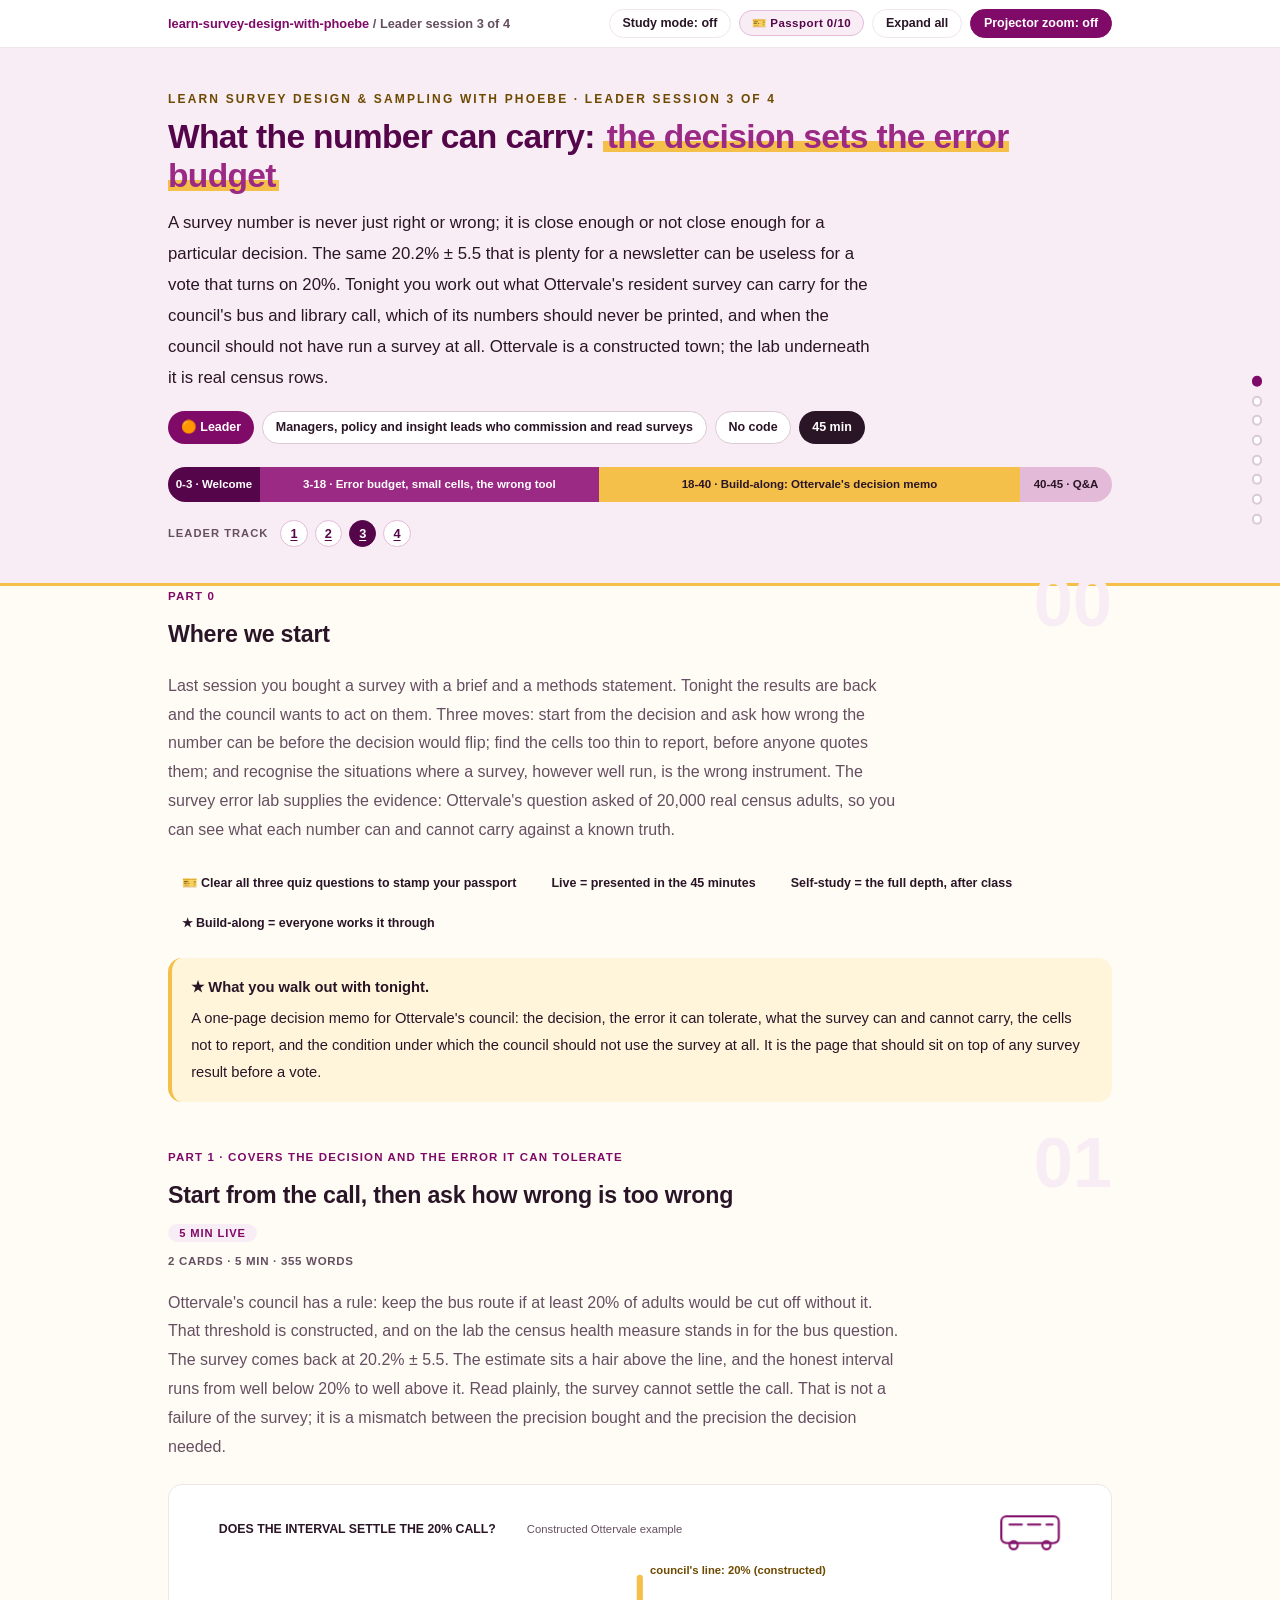
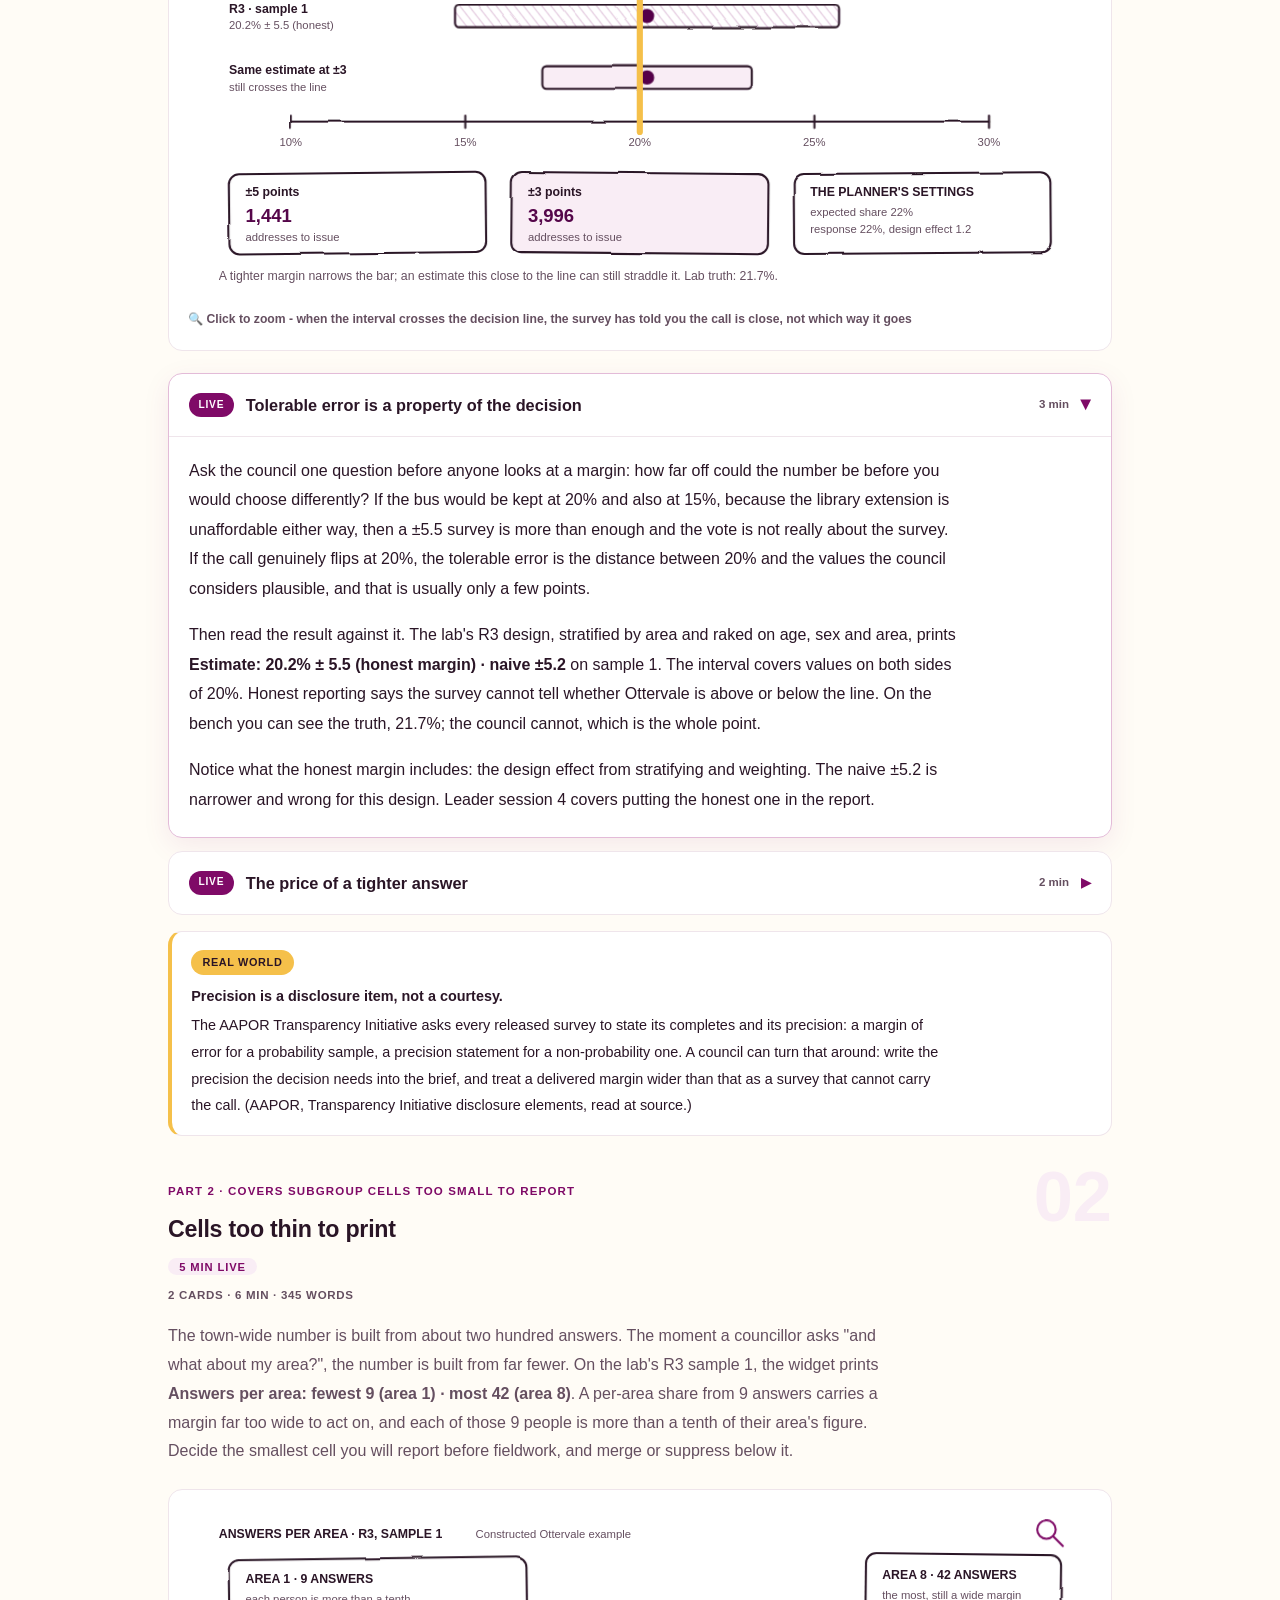
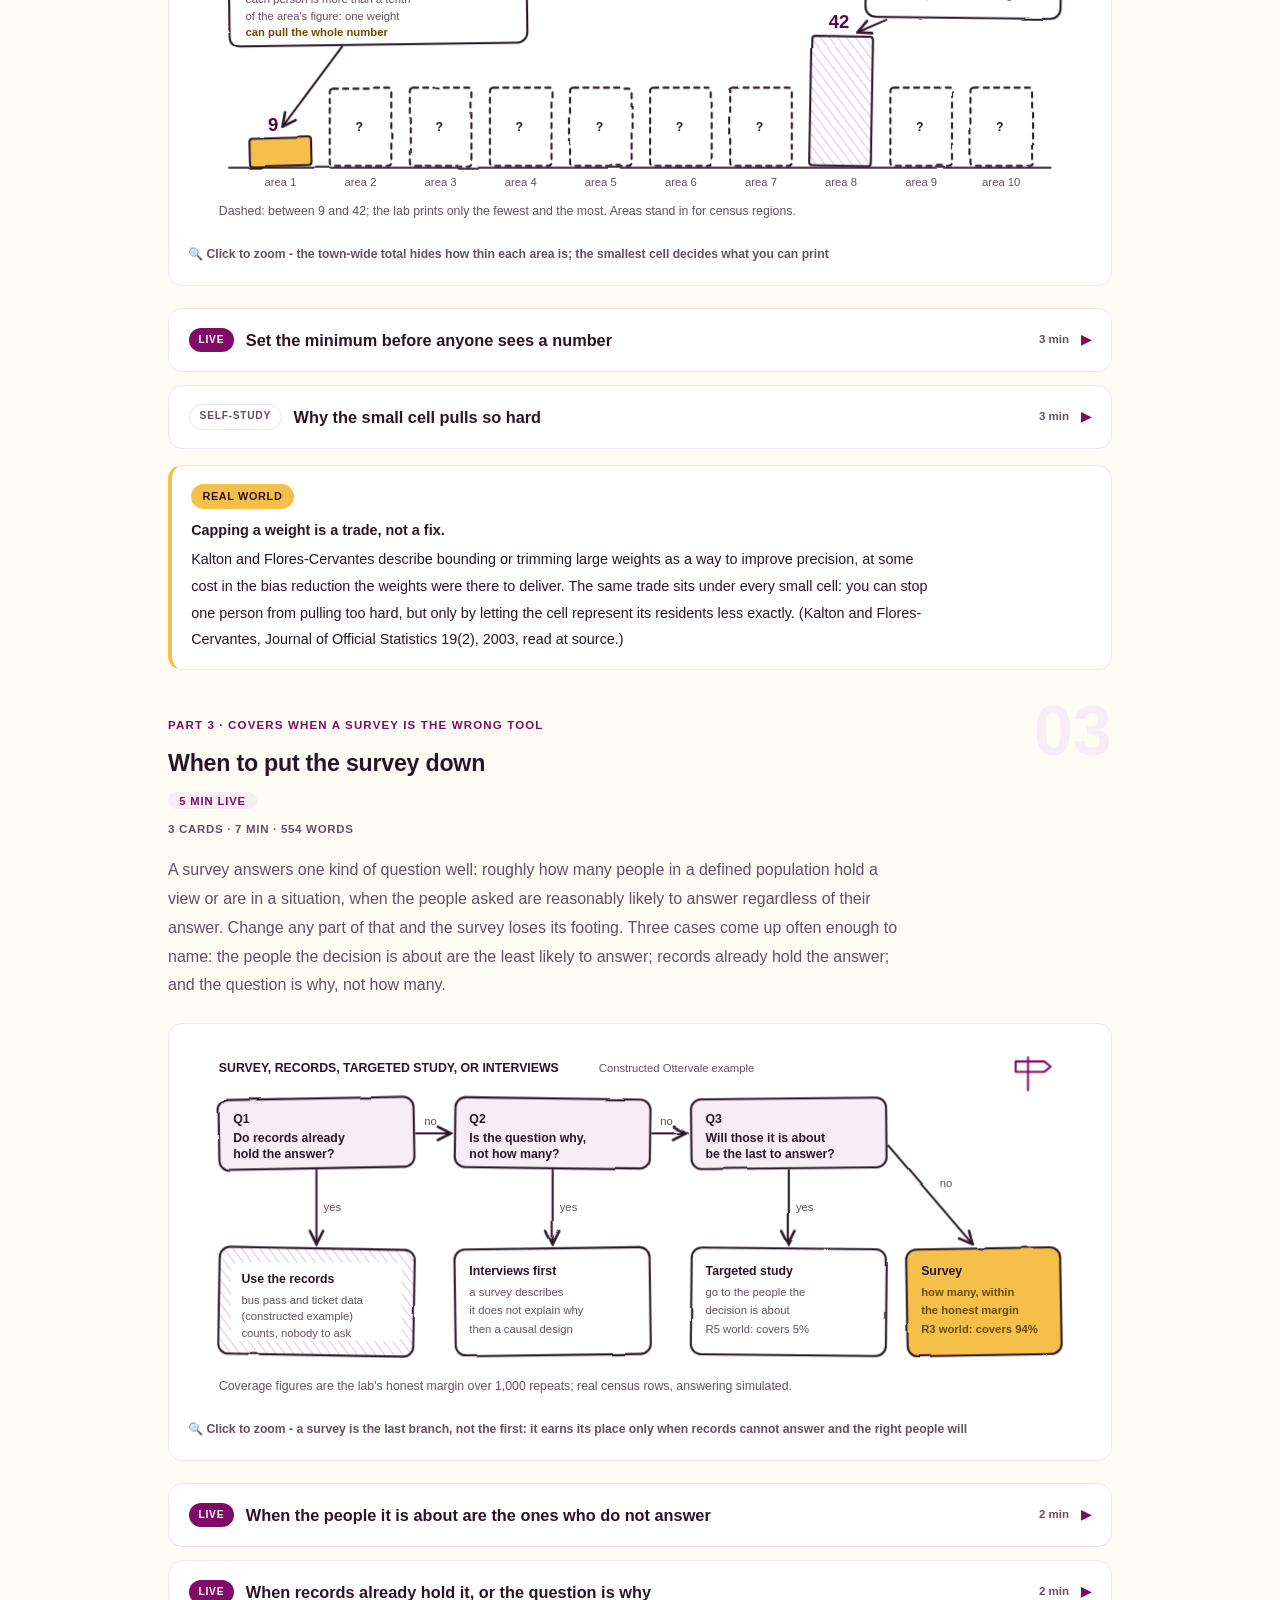
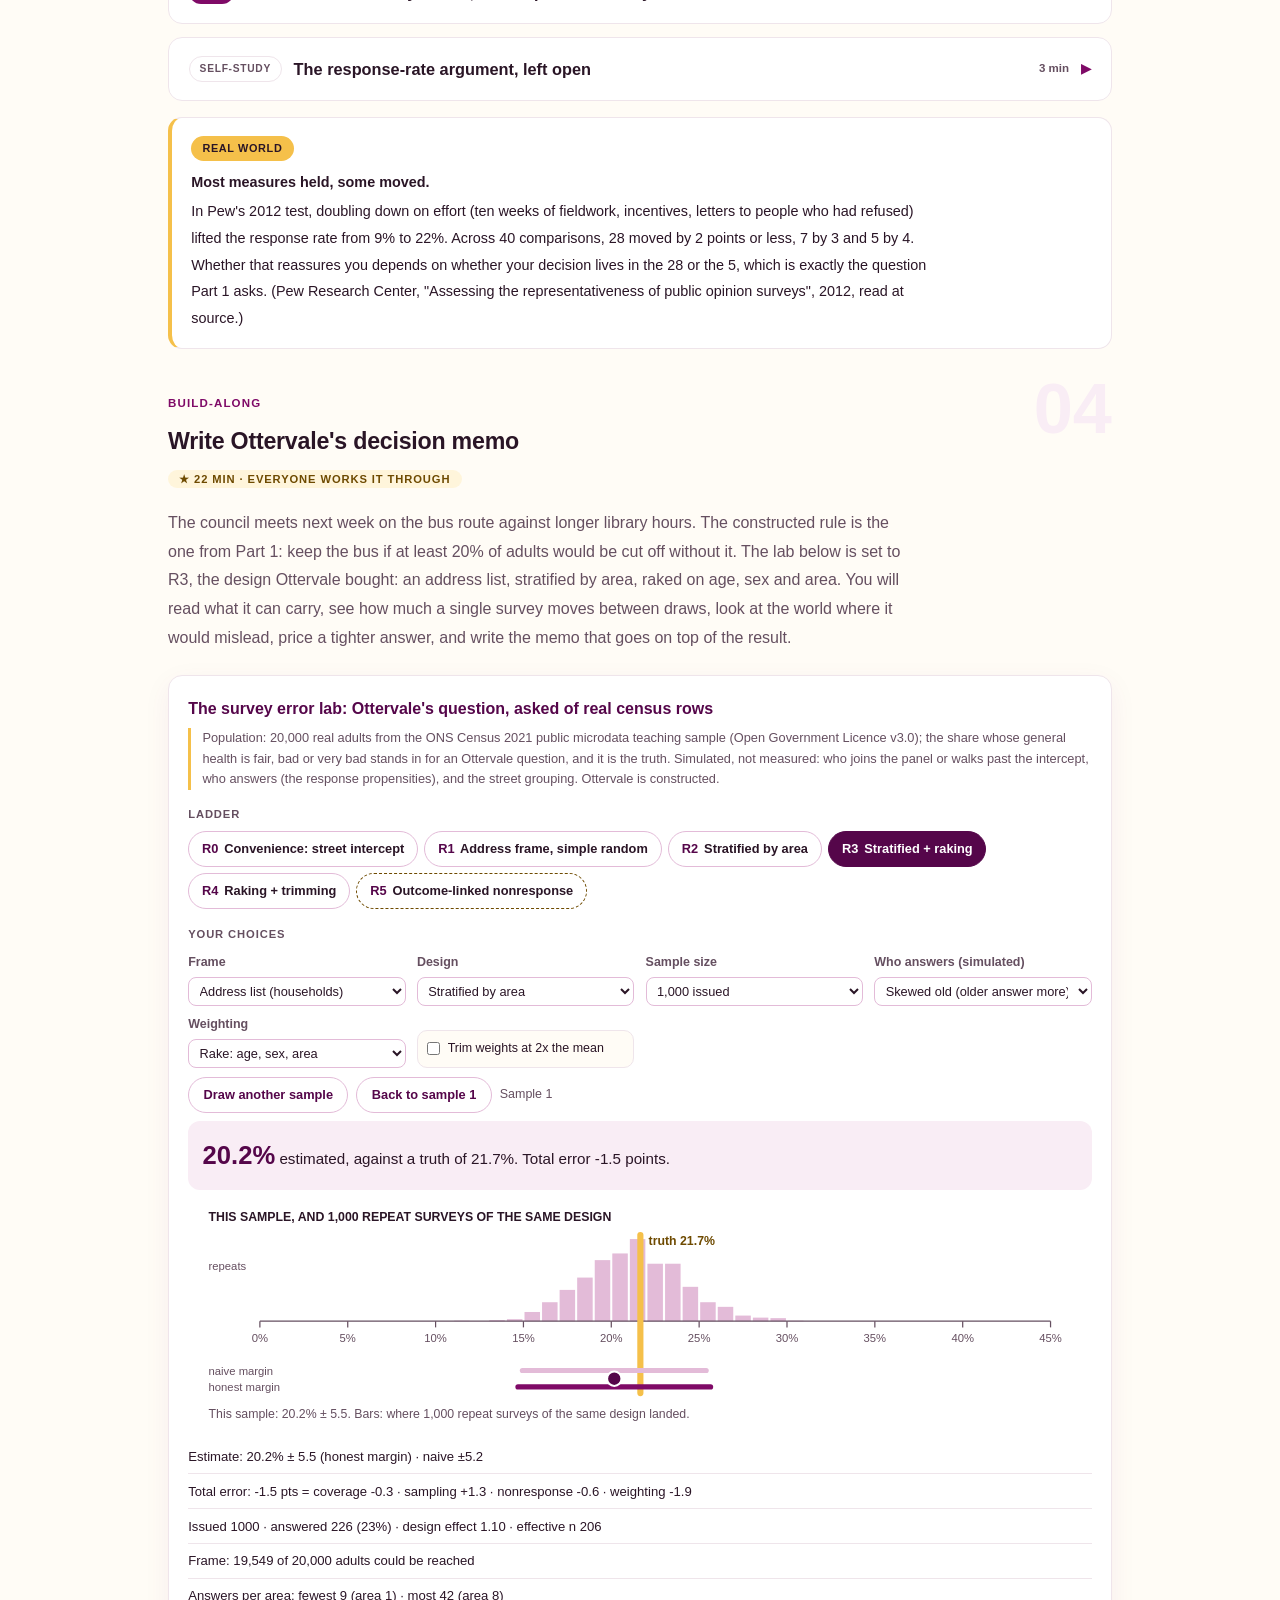
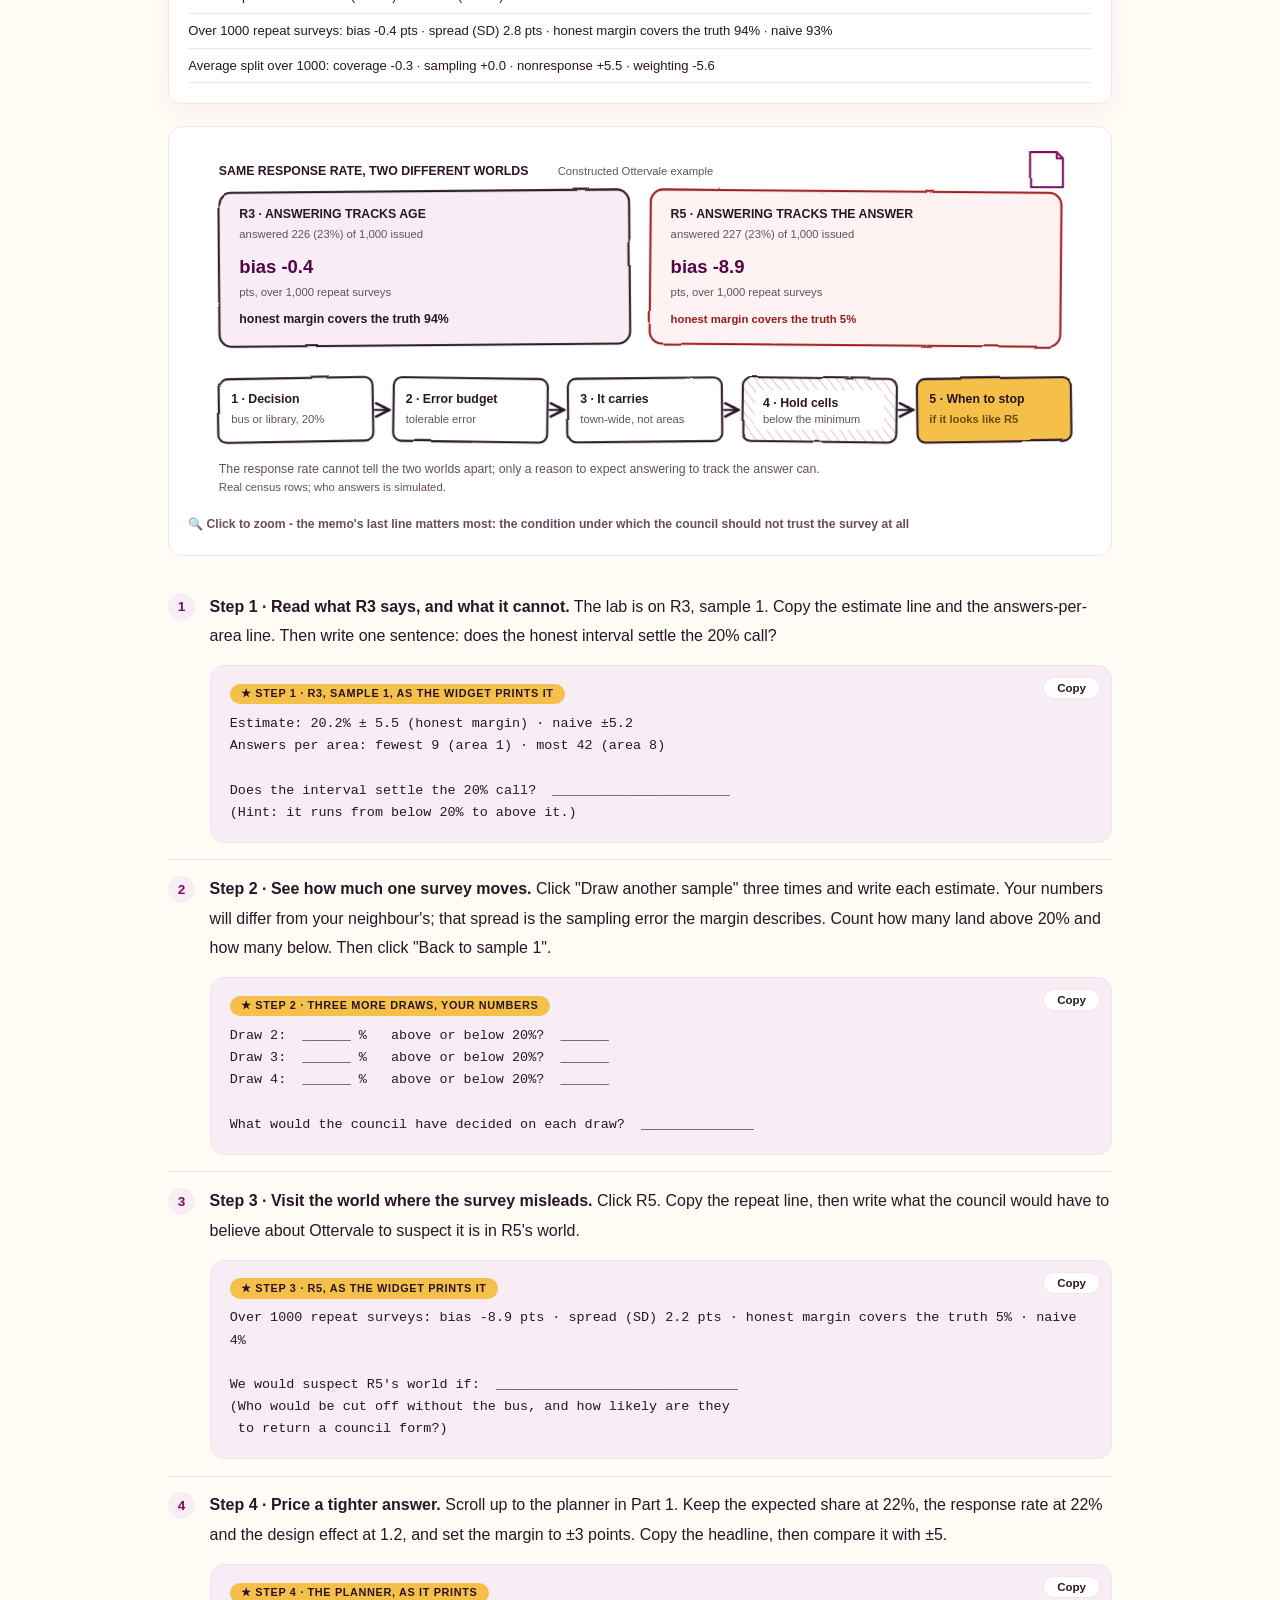
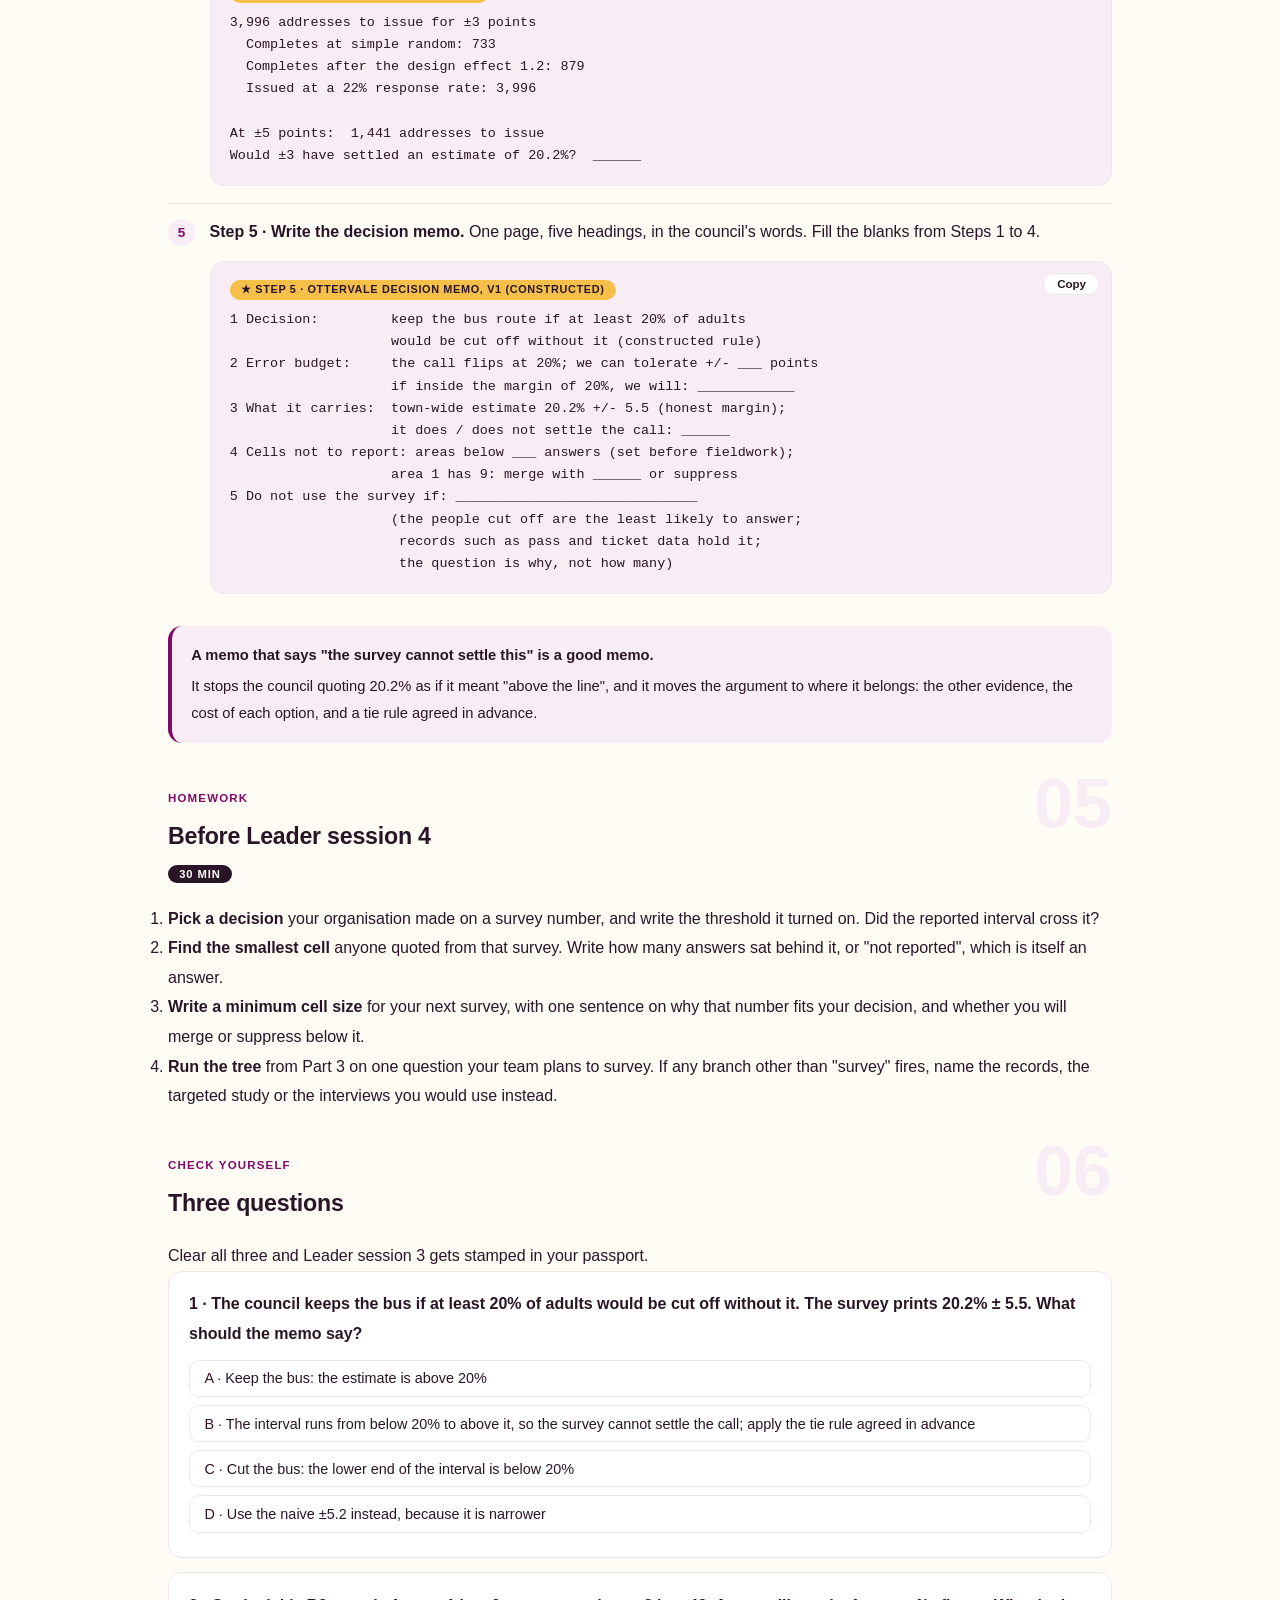
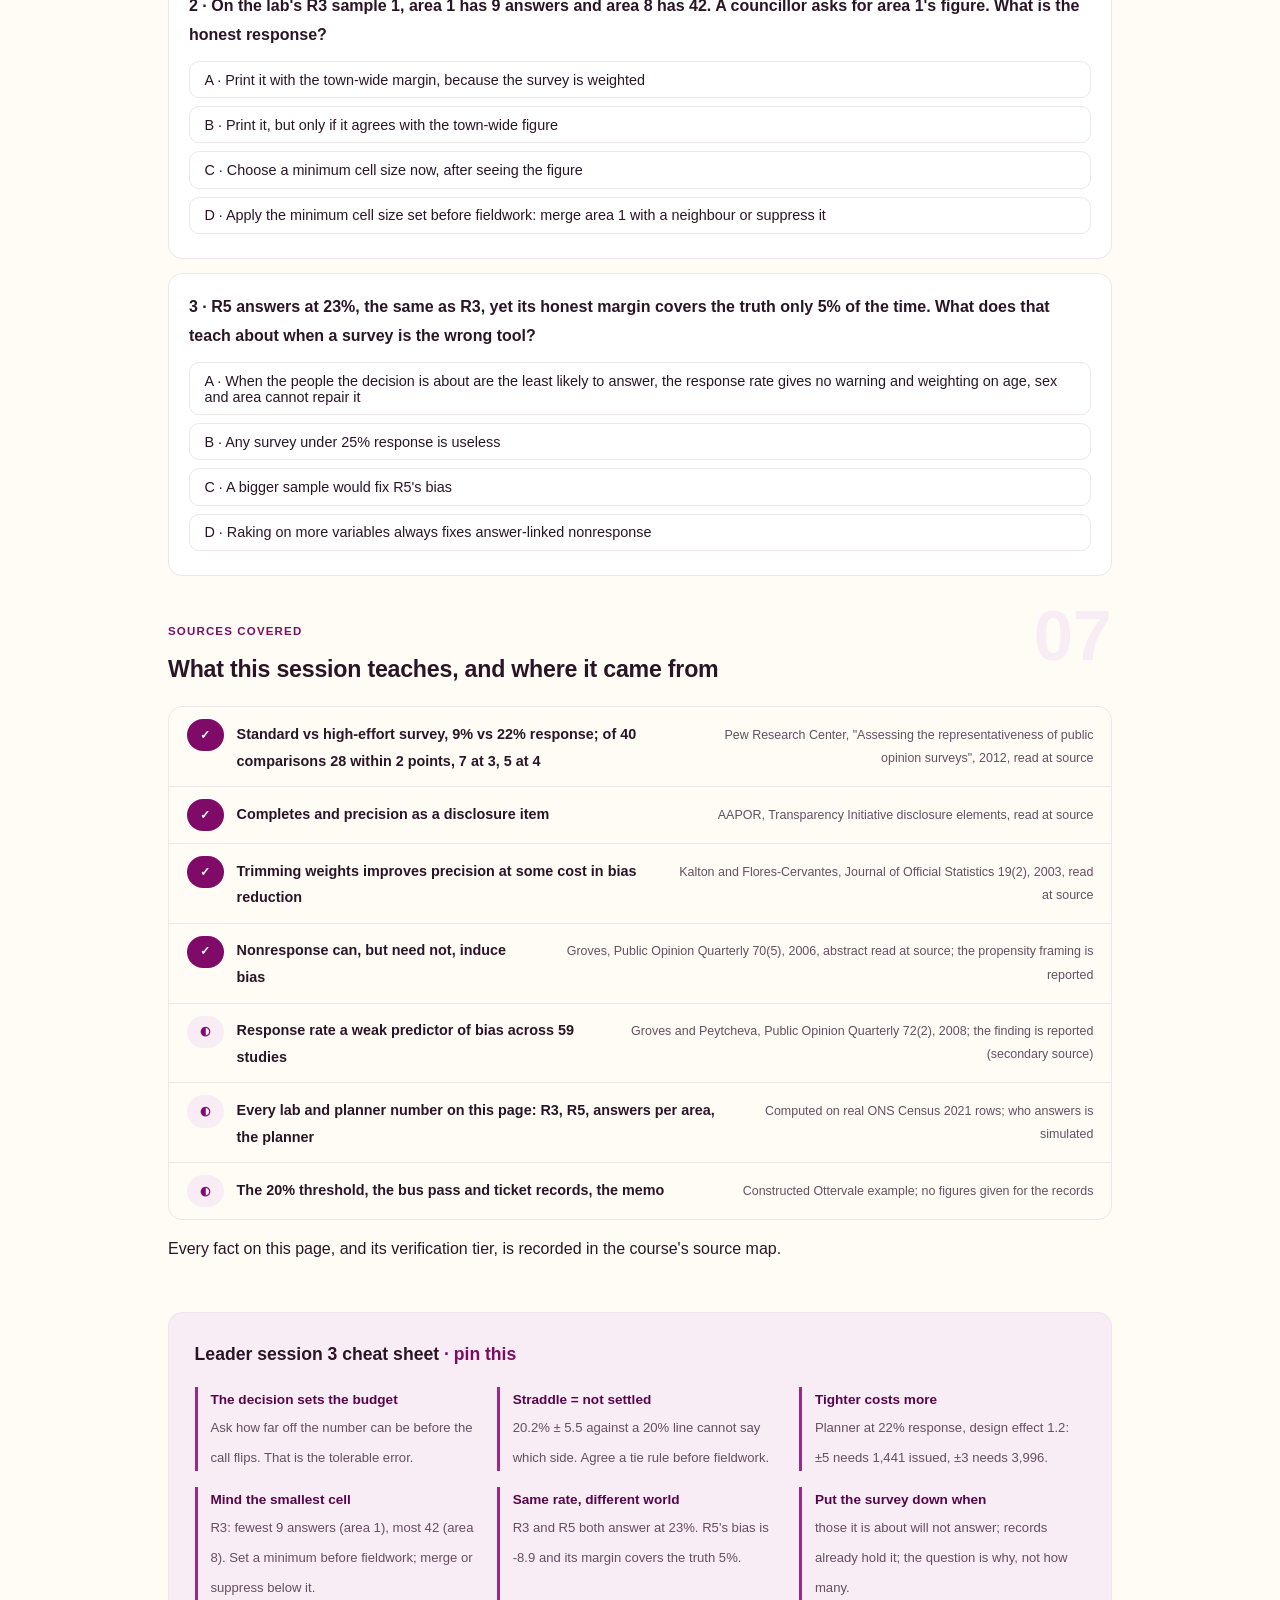
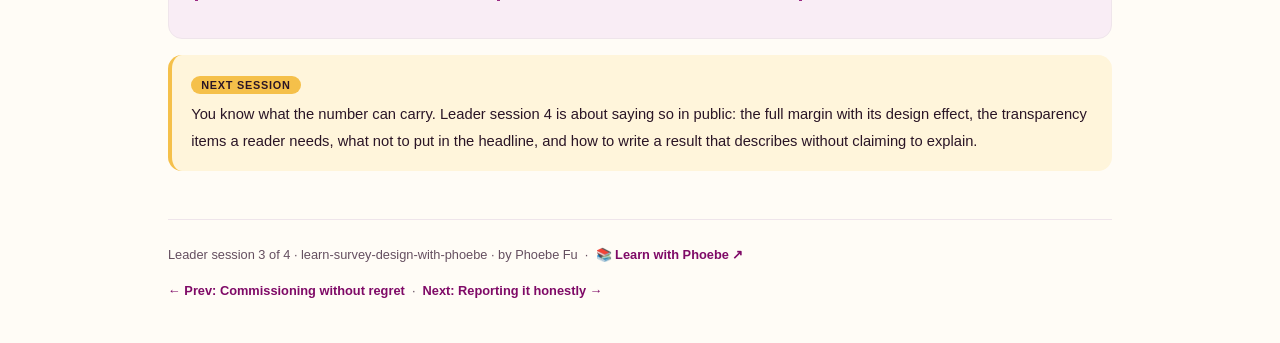
<file: courses/b3-what-the-number-can-carry.html>
<!DOCTYPE html>
<html lang="en">
<head>
<meta charset="UTF-8">
<meta name="viewport" content="width=device-width, initial-scale=1.0">
<!-- social:start -->
<meta name="description" content="Leader session 3 of 4. What the number can carry: let the decision set the error you can tolerate, refuse to report cells too small to act on, and know when a survey is the wrong tool for the question.">
<meta property="og:type" content="article">
<meta property="og:site_name" content="Learn with Phoebe">
<meta property="og:title" content="What the number can carry - learn survey design and sampling with phoebe">
<meta property="og:description" content="Leader session 3 of 4. The decision sets the error budget: tolerable error, small cells, and when to put the survey down.">
<meta property="og:url" content="https://phoebefu6.github.io/learn-survey-design-with-phoebe/courses/b3-what-the-number-can-carry.html">
<meta property="og:image" content="https://phoebefu6.github.io/learn-survey-design-with-phoebe/assets/og-cover.png">
<meta property="og:image:width" content="1200">
<meta property="og:image:height" content="630">
<meta name="twitter:card" content="summary_large_image">
<meta name="twitter:title" content="What the number can carry - learn survey design and sampling with phoebe">
<meta name="twitter:description" content="Leader session 3 of 4. Tolerable error set by the decision, cells too small to report, and when a survey is the wrong tool.">
<meta name="twitter:image" content="https://phoebefu6.github.io/learn-survey-design-with-phoebe/assets/og-cover.png">
<!-- social:end -->
<title>Leader session 3 · What the number can carry - learn survey design and sampling with phoebe</title>
<link rel="stylesheet" href="../assets/style.css?v=2">
</head>
<body>

<div class="toolbar">
  <div class="wrap">
    <span class="crumb"><a href="../index.html">learn-survey-design-with-phoebe</a> / Leader session 3 of 4</span>
    <button class="btn" id="toggle-all" type="button">Expand all</button>
    <button class="btn primary" id="zoom-toggle" type="button">Projector zoom: off</button>
  </div>
</div>

<header class="masthead">
  <div class="wrap">
    <div class="eyebrow">Learn Survey Design &amp; Sampling with Phoebe · Leader session 3 of 4</div>
    <h1>What the number can carry: <span class="accent">the decision sets the error budget</span></h1>
    <p class="sub">A survey number is never just right or wrong; it is close enough or not close enough for a particular decision. The same 20.2% ± 5.5 that is plenty for a newsletter can be useless for a vote that turns on 20%. Tonight you work out what Ottervale's resident survey can carry for the council's bus and library call, which of its numbers should never be printed, and when the council should not have run a survey at all. Ottervale is a constructed town; the lab underneath it is real census rows.</p>
    <div class="chip-row">
      <span class="chip level">🟠 Leader</span>
      <span class="chip audience">Managers, policy and insight leads who commission and read surveys</span>
      <span class="chip audience">No code</span>
      <span class="chip time">45 min</span>
    </div>
    <div class="agenda">
      <span class="a1" style="flex:1">0-3 · Welcome</span>
      <span class="a2" style="flex:4">3-18 · Error budget, small cells, the wrong tool</span>
      <span class="a3" style="flex:5">18-40 · Build-along: Ottervale's decision memo</span>
      <span class="a4" style="flex:1">40-45 · Q&amp;A</span>
    </div>
  </div>
</header>

<main class="wrap">

  <section class="section" id="intro">
    <div class="section-kicker">
      <span class="klabel">Part 0</span>
      <h2>Where we start</h2>
    </div>
    <p class="lede">Last session you bought a survey with a brief and a methods statement. Tonight the results are back and the council wants to act on them. Three moves: start from the decision and ask how wrong the number can be before the decision would flip; find the cells too thin to report, before anyone quotes them; and recognise the situations where a survey, however well run, is the wrong instrument. The survey error lab supplies the evidence: Ottervale's question asked of 20,000 real census adults, so you can see what each number can and cannot carry against a known truth.</p>

    <div class="legend">
      <span class="pill">🎫 Clear all three quiz questions to stamp your passport</span>
      <span class="pill">Live = presented in the 45 minutes</span>
      <span class="pill">Self-study = the full depth, after class</span>
      <span class="pill">★ Build-along = everyone works it through</span>
    </div>

    <div class="callout win">
      <p><strong>★ What you walk out with tonight.</strong> A one-page decision memo for Ottervale's council: the decision, the error it can tolerate, what the survey can and cannot carry, the cells not to report, and the condition under which the council should not use the survey at all. It is the page that should sit on top of any survey result before a vote.</p>
    </div>
  </section>

  <section class="section" id="part-1">
    <div class="section-kicker">
      <span class="klabel">Part 1 · covers the decision and the error it can tolerate</span>
      <h2>Start from the call, then ask how wrong is too wrong</h2>
      <span class="tag concept">5 min live</span>
    </div>
    <p class="lede">Ottervale's council has a rule: keep the bus route if at least 20% of adults would be cut off without it. That threshold is constructed, and on the lab the census health measure stands in for the bus question. The survey comes back at 20.2% ± 5.5. The estimate sits a hair above the line, and the honest interval runs from well below 20% to well above it. Read plainly, the survey cannot settle the call. That is not a failure of the survey; it is a mismatch between the precision bought and the precision the decision needed.</p>

    <figure class="zoomable">
      <svg viewBox="0 0 880 384" xmlns="http://www.w3.org/2000/svg" role="img" aria-label="A hand-drawn number line from 10 to 30 percent with the council's decision line at 20 percent, constructed. Row one: the lab's R3 sample 1, estimate 20.2 percent with an honest margin of plus or minus 5.5, an interval that runs across the line on both sides. Row two: the same estimate with a margin of plus or minus 3 points, still crossing the line. Below, the planner's price: plus or minus 5 points needs 1,441 addresses issued, plus or minus 3 points needs 3,996, at a 22 percent response rate and design effect 1.2. Constructed Ottervale example.">
        <defs>
          <filter id="b3aSk" x="-3%" y="-3%" width="106%" height="106%"><feTurbulence type="fractalNoise" baseFrequency="0.02" numOctaves="2" seed="61" result="n"/><feDisplacementMap in="SourceGraphic" in2="n" scale="2.4" xChannelSelector="R" yChannelSelector="G"/></filter>
          <pattern id="b3aHc" patternUnits="userSpaceOnUse" width="7" height="7" patternTransform="rotate(-38)"><line x1="0" y1="0" x2="0" y2="7" stroke="#7F0A67" stroke-width="1" opacity=".5"/></pattern>
          <marker id="b3aAr" viewBox="0 0 10 10" refX="9" refY="5" markerWidth="8" markerHeight="8" orient="auto"><path d="M1 1 L9 5 L1 9" fill="none" stroke="#2A1526" stroke-width="1.6" stroke-linecap="round"/></marker>
        </defs>
        <style>
          .b3aH { font: 800 12px Inter, sans-serif; fill: #2A1526; }
          .b3aL { font: 600 12px Inter, sans-serif; fill: #2A1526; }
          .b3aS { font: 400 11px Inter, sans-serif; fill: #654F60; }
          .b3aB { font: 800 11px Inter, sans-serif; fill: #6E4A00; }
          .b3aV { font: 800 18px Inter, sans-serif; fill: #55064A; }
          .b3aN { font: 400 12px Inter, sans-serif; fill: #654F60; }
        </style>

        <text class="b3aH" x="30" y="28">DOES THE INTERVAL SETTLE THE 20% CALL?</text>
        <text class="b3aS" x="330" y="28">Constructed Ottervale example</text>

        <g filter="url(#b3aSk)" fill="none" stroke="#2A1526" stroke-width="2" stroke-linecap="round" stroke-linejoin="round">
          <rect x="260" y="98" width="374" height="22" rx="4" fill="url(#b3aHc)"/>
          <rect x="345" y="158" width="204" height="22" rx="4" fill="#F9EDF5"/>
          <circle cx="447" cy="109" r="6" fill="#55064A" stroke="#55064A"/>
          <circle cx="447" cy="169" r="6" fill="#55064A" stroke="#55064A"/>
          <path d="M100 212 L780 212"/>
          <path d="M100 206 L100 218 M270 206 L270 218 M440 206 L440 218 M610 206 L610 218 M780 206 L780 218"/>
          <rect x="40" y="262" width="250" height="78" rx="10" transform="rotate(-0.6 165 301)" fill="#FFFFFF"/>
          <rect x="315" y="262" width="250" height="78" rx="10" transform="rotate(0.5 440 301)" fill="#F9EDF5"/>
          <rect x="590" y="262" width="250" height="78" rx="10" transform="rotate(-0.4 715 301)" fill="#FFFFFF"/>
          <!-- doodle: a bus -->
          <rect x="792" y="12" width="56" height="26" rx="5" stroke="#7F0A67"/>
          <path d="M800 20 L812 20 M818 20 L830 20 M836 20 L842 20" stroke="#7F0A67"/>
          <circle cx="804" cy="40" r="4" stroke="#7F0A67"/>
          <circle cx="836" cy="40" r="4" stroke="#7F0A67"/>
        </g>
        <path d="M440 72 L440 222" stroke="#F5C04A" stroke-width="6" stroke-linecap="round" fill="none"/>

        <text class="b3aB" x="450" y="68">council's line: 20% (constructed)</text>

        <text class="b3aL" x="40" y="106">R3 · sample 1</text>
        <text class="b3aS" x="40" y="122">20.2% ± 5.5 (honest)</text>
        <text class="b3aL" x="40" y="166">Same estimate at ±3</text>
        <text class="b3aS" x="40" y="182">still crosses the line</text>

        <text class="b3aS" x="100" y="236" text-anchor="middle">10%</text>
        <text class="b3aS" x="270" y="236" text-anchor="middle">15%</text>
        <text class="b3aS" x="440" y="236" text-anchor="middle">20%</text>
        <text class="b3aS" x="610" y="236" text-anchor="middle">25%</text>
        <text class="b3aS" x="780" y="236" text-anchor="middle">30%</text>

        <text class="b3aH" x="56" y="284">±5 points</text>
        <text class="b3aV" x="56" y="310">1,441</text>
        <text class="b3aS" x="56" y="328">addresses to issue</text>
        <text class="b3aH" x="331" y="284">±3 points</text>
        <text class="b3aV" x="331" y="310">3,996</text>
        <text class="b3aS" x="331" y="328">addresses to issue</text>
        <text class="b3aH" x="606" y="284">THE PLANNER'S SETTINGS</text>
        <text class="b3aS" x="606" y="304">expected share 22%</text>
        <text class="b3aS" x="606" y="320">response 22%, design effect 1.2</text>

        <text class="b3aN" x="30" y="366">A tighter margin narrows the bar; an estimate this close to the line can still straddle it. Lab truth: 21.7%.</text>
      </svg>
      <figcaption>🔍 Click to zoom - when the interval crosses the decision line, the survey has told you the call is close, not which way it goes</figcaption>
    </figure>

    <details class="card" open>
      <summary><span class="mode live">Live</span>Tolerable error is a property of the decision<span class="mini">3 min</span><span class="caret">▶</span></summary>
      <div class="body">
        <p>Ask the council one question before anyone looks at a margin: how far off could the number be before you would choose differently? If the bus would be kept at 20% and also at 15%, because the library extension is unaffordable either way, then a ±5.5 survey is more than enough and the vote is not really about the survey. If the call genuinely flips at 20%, the tolerable error is the distance between 20% and the values the council considers plausible, and that is usually only a few points.</p>
        <p>Then read the result against it. The lab's R3 design, stratified by area and raked on age, sex and area, prints <strong>Estimate: 20.2% ± 5.5 (honest margin) · naive ±5.2</strong> on sample 1. The interval covers values on both sides of 20%. Honest reporting says the survey cannot tell whether Ottervale is above or below the line. On the bench you can see the truth, 21.7%; the council cannot, which is the whole point.</p>
        <p>Notice what the honest margin includes: the design effect from stratifying and weighting. The naive ±5.2 is narrower and wrong for this design. Leader session 4 covers putting the honest one in the report.</p>
      </div>
    </details>

    <details class="card">
      <summary><span class="mode live">Live</span>The price of a tighter answer<span class="mini">2 min</span><span class="caret">▶</span></summary>
      <div class="body">
        <p>The planner below starts at the settings Ottervale would use: an expected share of 22%, a 22% response rate and a design effect of 1.2. For ±3 points it asks for 733 completes at simple random, 879 after the design effect, and 3,996 addresses issued. For ±5 points: 264 completes, 317 after the design effect, 1,441 issued. Shrinking the margin by two points nearly triples the fieldwork.</p>
        <div class="svy-widget" data-mode="size"></div>
        <p>Two things the planner cannot do. It plans precision only, so no size buys back a frame that misses people or answering that tracks the answer (Part 3). And it cannot promise the estimate will land away from the line: a result at 20.2% with ±3 would still straddle 20%. Agree in advance what the council does when the survey lands inside the margin of the threshold, for example treat it as a tie and decide on other grounds. Writing that rule before fieldwork is cheaper than arguing it after.</p>
      </div>
    </details>

    <div class="callout example">
      <span class="ex-pill">Real world</span>
      <p><strong>Precision is a disclosure item, not a courtesy.</strong> The AAPOR Transparency Initiative asks every released survey to state its completes and its precision: a margin of error for a probability sample, a precision statement for a non-probability one. A council can turn that around: write the precision the decision needs into the brief, and treat a delivered margin wider than that as a survey that cannot carry the call. (AAPOR, Transparency Initiative disclosure elements, read at source.)</p>
    </div>
  </section>

  <section class="section" id="part-2">
    <div class="section-kicker">
      <span class="klabel">Part 2 · covers subgroup cells too small to report</span>
      <h2>Cells too thin to print</h2>
      <span class="tag concept">5 min live</span>
    </div>
    <p class="lede">The town-wide number is built from about two hundred answers. The moment a councillor asks "and what about my area?", the number is built from far fewer. On the lab's R3 sample 1, the widget prints <strong>Answers per area: fewest 9 (area 1) · most 42 (area 8)</strong>. A per-area share from 9 answers carries a margin far too wide to act on, and each of those 9 people is more than a tenth of their area's figure. Decide the smallest cell you will report before fieldwork, and merge or suppress below it.</p>

    <figure class="zoomable">
      <svg viewBox="0 0 880 316" xmlns="http://www.w3.org/2000/svg" role="img" aria-label="Ten hand-drawn boxes for Ottervale's ten areas, standing on one baseline, height by number of answers on the lab's R3 sample 1. Area 1 is the smallest at 9 answers and is highlighted: one answer is more than a tenth of its figure, the weight that would pull too hard. Area 8 is the largest at 42 answers. The other eight areas are dashed boxes marked with a question mark: between 9 and 42, because the lab prints only the fewest and the most. Constructed Ottervale example; areas stand in for census regions.">
        <defs>
          <filter id="b3bSk" x="-3%" y="-3%" width="106%" height="106%"><feTurbulence type="fractalNoise" baseFrequency="0.02" numOctaves="2" seed="67" result="n"/><feDisplacementMap in="SourceGraphic" in2="n" scale="2.4" xChannelSelector="R" yChannelSelector="G"/></filter>
          <pattern id="b3bHc" patternUnits="userSpaceOnUse" width="7" height="7" patternTransform="rotate(-38)"><line x1="0" y1="0" x2="0" y2="7" stroke="#7F0A67" stroke-width="1" opacity=".5"/></pattern>
          <marker id="b3bAr" viewBox="0 0 10 10" refX="9" refY="5" markerWidth="8" markerHeight="8" orient="auto"><path d="M1 1 L9 5 L1 9" fill="none" stroke="#2A1526" stroke-width="1.6" stroke-linecap="round"/></marker>
        </defs>
        <style>
          .b3bH { font: 800 12px Inter, sans-serif; fill: #2A1526; }
          .b3bL { font: 600 12px Inter, sans-serif; fill: #2A1526; }
          .b3bS { font: 400 11px Inter, sans-serif; fill: #654F60; }
          .b3bB { font: 800 11px Inter, sans-serif; fill: #6E4A00; }
          .b3bV { font: 800 18px Inter, sans-serif; fill: #55064A; }
          .b3bN { font: 400 12px Inter, sans-serif; fill: #654F60; }
        </style>

        <text class="b3bH" x="30" y="28">ANSWERS PER AREA · R3, SAMPLE 1</text>
        <text class="b3bS" x="280" y="28">Constructed Ottervale example</text>

        <g filter="url(#b3bSk)" fill="none" stroke="#2A1526" stroke-width="2" stroke-linecap="round" stroke-linejoin="round">
          <rect x="40" y="48" width="290" height="84" rx="10" transform="rotate(-0.8 185 90)" fill="#FFFFFF"/>
          <rect x="660" y="44" width="190" height="62" rx="10" transform="rotate(0.7 755 75)" fill="#FFFFFF"/>
          <path d="M150 134 L92 212" marker-end="url(#b3bAr)"/>
          <path d="M680 108 L652 120" marker-end="url(#b3bAr)"/>
          <rect x="60" y="223" width="60" height="27" rx="3" transform="rotate(-1.5 90 236)" fill="#F5C04A"/>
          <rect x="138" y="174" width="60" height="76" rx="3" stroke-dasharray="5 5" fill="#FFFFFF"/>
          <rect x="216" y="174" width="60" height="76" rx="3" stroke-dasharray="5 5" fill="#FFFFFF"/>
          <rect x="294" y="174" width="60" height="76" rx="3" stroke-dasharray="5 5" fill="#FFFFFF"/>
          <rect x="372" y="174" width="60" height="76" rx="3" stroke-dasharray="5 5" fill="#FFFFFF"/>
          <rect x="450" y="174" width="60" height="76" rx="3" stroke-dasharray="5 5" fill="#FFFFFF"/>
          <rect x="528" y="174" width="60" height="76" rx="3" stroke-dasharray="5 5" fill="#FFFFFF"/>
          <rect x="606" y="124" width="60" height="126" rx="3" transform="rotate(1 636 187)" fill="url(#b3bHc)"/>
          <rect x="684" y="174" width="60" height="76" rx="3" stroke-dasharray="5 5" fill="#FFFFFF"/>
          <rect x="762" y="174" width="60" height="76" rx="3" stroke-dasharray="5 5" fill="#FFFFFF"/>
          <path d="M40 252 L840 252"/>
          <!-- doodle: a magnifier over the smallest cell -->
          <circle cx="836" cy="20" r="9" stroke="#7F0A67"/>
          <path d="M843 27 L852 36" stroke="#7F0A67"/>
        </g>

        <text class="b3bH" x="56" y="72">AREA 1 · 9 ANSWERS</text>
        <text class="b3bS" x="56" y="92">each person is more than a tenth</text>
        <text class="b3bS" x="56" y="108">of the area's figure: one weight</text>
        <text class="b3bB" x="56" y="124">can pull the whole number</text>

        <text class="b3bH" x="676" y="68">AREA 8 · 42 ANSWERS</text>
        <text class="b3bS" x="676" y="88">the most, still a wide margin</text>

        <text class="b3bV" x="78" y="216">9</text>
        <text class="b3bV" x="624" y="116">42</text>
        <text class="b3bL" x="163" y="216">?</text>
        <text class="b3bL" x="241" y="216">?</text>
        <text class="b3bL" x="319" y="216">?</text>
        <text class="b3bL" x="397" y="216">?</text>
        <text class="b3bL" x="475" y="216">?</text>
        <text class="b3bL" x="553" y="216">?</text>
        <text class="b3bL" x="709" y="216">?</text>
        <text class="b3bL" x="787" y="216">?</text>

        <text class="b3bS" x="90" y="270" text-anchor="middle">area 1</text>
        <text class="b3bS" x="168" y="270" text-anchor="middle">area 2</text>
        <text class="b3bS" x="246" y="270" text-anchor="middle">area 3</text>
        <text class="b3bS" x="324" y="270" text-anchor="middle">area 4</text>
        <text class="b3bS" x="402" y="270" text-anchor="middle">area 5</text>
        <text class="b3bS" x="480" y="270" text-anchor="middle">area 6</text>
        <text class="b3bS" x="558" y="270" text-anchor="middle">area 7</text>
        <text class="b3bS" x="636" y="270" text-anchor="middle">area 8</text>
        <text class="b3bS" x="714" y="270" text-anchor="middle">area 9</text>
        <text class="b3bS" x="792" y="270" text-anchor="middle">area 10</text>

        <text class="b3bN" x="30" y="298">Dashed: between 9 and 42; the lab prints only the fewest and the most. Areas stand in for census regions.</text>
      </svg>
      <figcaption>🔍 Click to zoom - the town-wide total hides how thin each area is; the smallest cell decides what you can print</figcaption>
    </figure>

    <details class="card">
      <summary><span class="mode live">Live</span>Set the minimum before anyone sees a number<span class="mini">3 min</span><span class="caret">▶</span></summary>
      <div class="body">
        <p>A minimum cell size is a rule that says: below this many answers, we do not report the group's figure on its own. There is no universal number, and this page does not give you one. The council has to choose its own, and the right moment is before fieldwork, for two reasons. First, once a figure exists, someone will want it, and refusing a number that has been seen looks like hiding it. Second, a minimum chosen after the results are in can be chosen to keep the convenient cells and drop the awkward ones.</p>
        <p>Choose it from the decision, as in Part 1: what is the widest margin at which a per-area figure would still change what the council does in that area? Then, below the minimum, either <strong>merge</strong> (report area 1 together with a neighbour) or <strong>suppress</strong> (print "too few answers to report"). Both are honest. Printing area 1's share from 9 people as if it were comparable to the town-wide figure is not.</p>
        <p>If per-area figures matter to the decision, that belongs in the brief from Leader session 2: the planner in Part 1 sizes the whole sample, and a design that needs reliable area figures needs enough completes in the smallest area, not just in total.</p>
      </div>
    </details>

    <details class="card">
      <summary><span class="mode self">Self-study</span>Why the small cell pulls so hard<span class="mini">3 min</span><span class="caret">▶</span></summary>
      <div class="body">
        <p>Weighting makes each person stand for a number of residents. In a big cell, a single unusual answer is diluted among dozens of others. In a cell of 9, it is not: one person changes the area's figure by more than a tenth of its width, and if their weight is also large, by more again. That is the weight that pulls too hard. It is the same mechanism Analyst session 5 shows for the whole sample, concentrated in one area.</p>
        <p>Small cells raise a second problem in people data: a cut small enough can identify the person behind the answer. Employee surveys use a minimum group size for anonymity as well as precision, taught in <a href="https://phoebefu6.github.io/learn-people-analytics-with-phoebe/courses/a5-surveys-as-evidence.html">People Analytics, a5 ↗</a>. A resident survey cut by area and age band can hit the same wall.</p>
      </div>
    </details>

    <div class="callout example">
      <span class="ex-pill">Real world</span>
      <p><strong>Capping a weight is a trade, not a fix.</strong> Kalton and Flores-Cervantes describe bounding or trimming large weights as a way to improve precision, at some cost in the bias reduction the weights were there to deliver. The same trade sits under every small cell: you can stop one person from pulling too hard, but only by letting the cell represent its residents less exactly. (Kalton and Flores-Cervantes, Journal of Official Statistics 19(2), 2003, read at source.)</p>
    </div>
  </section>

  <section class="section" id="part-3">
    <div class="section-kicker">
      <span class="klabel">Part 3 · covers when a survey is the wrong tool</span>
      <h2>When to put the survey down</h2>
      <span class="tag concept">5 min live</span>
    </div>
    <p class="lede">A survey answers one kind of question well: roughly how many people in a defined population hold a view or are in a situation, when the people asked are reasonably likely to answer regardless of their answer. Change any part of that and the survey loses its footing. Three cases come up often enough to name: the people the decision is about are the least likely to answer; records already hold the answer; and the question is why, not how many.</p>

    <figure class="zoomable">
      <svg viewBox="0 0 880 356" xmlns="http://www.w3.org/2000/svg" role="img" aria-label="A hand-drawn decision tree with three questions. Question 1: do records already hold the answer? Yes leads to use the records, for example bus pass and ticket data, a constructed example. No leads to question 2: is the question why, not how many? Yes leads to interviews first, then a causal design, because a survey describes and does not explain. No leads to question 3: will the people it is about be the least likely to answer? Yes leads to a targeted study that goes to those people; the lab's R5 world, where the honest margin covers the truth 5 percent of the time. No leads to a survey, highlighted, the lab's R3 world, covering the truth 94 percent of the time. Constructed Ottervale example.">
        <defs>
          <filter id="b3cSk" x="-3%" y="-3%" width="106%" height="106%"><feTurbulence type="fractalNoise" baseFrequency="0.02" numOctaves="2" seed="71" result="n"/><feDisplacementMap in="SourceGraphic" in2="n" scale="2.4" xChannelSelector="R" yChannelSelector="G"/></filter>
          <pattern id="b3cHc" patternUnits="userSpaceOnUse" width="7" height="7" patternTransform="rotate(-38)"><line x1="0" y1="0" x2="0" y2="7" stroke="#7F0A67" stroke-width="1" opacity=".5"/></pattern>
          <marker id="b3cAr" viewBox="0 0 10 10" refX="9" refY="5" markerWidth="8" markerHeight="8" orient="auto"><path d="M1 1 L9 5 L1 9" fill="none" stroke="#2A1526" stroke-width="1.6" stroke-linecap="round"/></marker>
        </defs>
        <style>
          .b3cH { font: 800 12px Inter, sans-serif; fill: #2A1526; }
          .b3cL { font: 600 12px Inter, sans-serif; fill: #2A1526; }
          .b3cS { font: 400 11px Inter, sans-serif; fill: #654F60; }
          .b3cB { font: 800 11px Inter, sans-serif; fill: #6E4A00; }
          .b3cN { font: 400 12px Inter, sans-serif; fill: #654F60; }
        </style>

        <text class="b3cH" x="30" y="28">SURVEY, RECORDS, TARGETED STUDY, OR INTERVIEWS</text>
        <text class="b3cS" x="400" y="28">Constructed Ottervale example</text>

        <g filter="url(#b3cSk)" fill="none" stroke="#2A1526" stroke-width="2" stroke-linecap="round" stroke-linejoin="round">
          <rect x="30" y="54" width="190" height="68" rx="10" transform="rotate(-1 125 88)" fill="#F9EDF5"/>
          <rect x="260" y="54" width="190" height="68" rx="10" transform="rotate(0.8 355 88)" fill="#F9EDF5"/>
          <rect x="490" y="54" width="190" height="68" rx="10" transform="rotate(-0.6 585 88)" fill="#F9EDF5"/>
          <path d="M222 88 L256 88" marker-end="url(#b3cAr)"/>
          <path d="M452 88 L486 88" marker-end="url(#b3cAr)"/>
          <path d="M125 124 L125 196" marker-end="url(#b3cAr)"/>
          <path d="M355 124 L355 196" marker-end="url(#b3cAr)"/>
          <path d="M585 124 L585 196" marker-end="url(#b3cAr)"/>
          <path d="M682 100 L764 196" marker-end="url(#b3cAr)"/>
          <rect x="30" y="200" width="190" height="104" rx="10" transform="rotate(1 125 252)" fill="url(#b3cHc)"/>
          <rect x="260" y="200" width="190" height="104" rx="10" transform="rotate(-0.8 355 252)" fill="#FFFFFF"/>
          <rect x="490" y="200" width="190" height="104" rx="10" transform="rotate(0.6 585 252)" fill="#FFFFFF"/>
          <rect x="700" y="200" width="150" height="104" rx="10" transform="rotate(-1 775 252)" fill="#F5C04A"/>
          <!-- doodle: a signpost -->
          <path d="M818 14 L818 46 M806 18 L834 18 L840 23 L834 28 L806 28 Z" stroke="#7F0A67"/>
        </g>
        <rect x="42" y="214" width="166" height="76" rx="6" fill="#FFFFFF"/>

        <text class="b3cH" x="44" y="78">Q1</text>
        <text class="b3cL" x="44" y="96">Do records already</text>
        <text class="b3cL" x="44" y="112">hold the answer?</text>
        <text class="b3cH" x="274" y="78">Q2</text>
        <text class="b3cL" x="274" y="96">Is the question why,</text>
        <text class="b3cL" x="274" y="112">not how many?</text>
        <text class="b3cH" x="504" y="78">Q3</text>
        <text class="b3cL" x="504" y="96">Will those it is about</text>
        <text class="b3cL" x="504" y="112">be the last to answer?</text>

        <text class="b3cS" x="230" y="80">no</text>
        <text class="b3cS" x="460" y="80">no</text>
        <text class="b3cS" x="732" y="140">no</text>
        <text class="b3cS" x="132" y="164">yes</text>
        <text class="b3cS" x="362" y="164">yes</text>
        <text class="b3cS" x="592" y="164">yes</text>

        <text class="b3cH" x="52" y="234">Use the records</text>
        <text class="b3cS" x="52" y="254">bus pass and ticket data</text>
        <text class="b3cS" x="52" y="270">(constructed example)</text>
        <text class="b3cS" x="52" y="286">counts, nobody to ask</text>

        <text class="b3cH" x="274" y="226">Interviews first</text>
        <text class="b3cS" x="274" y="246">a survey describes</text>
        <text class="b3cS" x="274" y="264">it does not explain why</text>
        <text class="b3cS" x="274" y="282">then a causal design</text>

        <text class="b3cH" x="504" y="226">Targeted study</text>
        <text class="b3cS" x="504" y="246">go to the people the</text>
        <text class="b3cS" x="504" y="264">decision is about</text>
        <text class="b3cS" x="504" y="282">R5 world: covers 5%</text>

        <text class="b3cH" x="714" y="226">Survey</text>
        <text class="b3cB" x="714" y="246">how many, within</text>
        <text class="b3cB" x="714" y="264">the honest margin</text>
        <text class="b3cB" x="714" y="282">R3 world: covers 94%</text>

        <text class="b3cN" x="30" y="338">Coverage figures are the lab's honest margin over 1,000 repeats; real census rows, answering simulated.</text>
      </svg>
      <figcaption>🔍 Click to zoom - a survey is the last branch, not the first: it earns its place only when records cannot answer and the right people will</figcaption>
    </figure>

    <details class="card">
      <summary><span class="mode live">Live</span>When the people it is about are the ones who do not answer<span class="mini">2 min</span><span class="caret">▶</span></summary>
      <div class="body">
        <p>The bus route matters most to people who would be cut off without it. If those same people are harder to reach and less inclined to fill in a council form, the survey under-counts exactly the group the decision turns on. The lab's R5 rung simulates this: answering is tied to the answer itself, so people in worse health answer less within every age group. It answers at about the same rate as R3, 227 against 226 of 1,000 issued, yet prints <strong>Estimate: 9.4% ± 3.6 (honest margin) · naive ±3.8</strong> against a truth of 21.7%.</p>
        <p>Over 1,000 repeats R5's bias is -8.9 points and its honest margin covers the truth 5% of the time. Raking on age, sex and area does not help, because the missing people are missing inside those groups. The response rate gives no warning: it looks just like R3's. When there is a plausible reason the people the decision is about would be the least likely to answer, a survey is the wrong first tool. Go to them: a targeted study through the services they use, or records that count them without asking.</p>
      </div>
    </details>

    <details class="card">
      <summary><span class="mode live">Live</span>When records already hold it, or the question is why<span class="mini">2 min</span><span class="caret">▶</span></summary>
      <div class="body">
        <p><strong>Records.</strong> Suppose Ottervale's bus operator already logs pass use and ticket sales by stop (a constructed example; no figures are given). Those records count the people who actually ride, including the ones who would never answer a form, with no sampling error and no nonresponse. They have their own gaps, such as people who would ride if the timetable suited them, but if the council's question is "who uses this route", asking a sample is the slower, noisier way to learn something already written down.</p>
        <p><strong>Why, not how many.</strong> A survey describes. It can tell the council roughly what share of adults would be cut off; it cannot tell them why people stopped using the library, or whether longer hours would bring them back. Those are questions about causes, and they need interviews to find the reasons and a causal design to test them. Leader session 4 shows how to report a survey so it is read as description, and <a href="https://phoebefu6.github.io/learn-causal-inference-with-phoebe/">Learn causal inference with Phoebe ↗</a> covers the designs that can carry a "why".</p>
      </div>
    </details>

    <details class="card">
      <summary><span class="mode self">Self-study</span>The response-rate argument, left open<span class="mini">3 min</span><span class="caret">▶</span></summary>
      <div class="body">
        <p>It is tempting to read R5 as "low response rates ruin surveys". The evidence does not settle that, and serious researchers disagree.</p>
        <p><strong>One side:</strong> Pew's 2012 comparison ran a standard 5-day survey (1,507 interviews, 9% response) alongside a high-effort survey fielded from 5 January to 15 March (2,226 interviews, 22% response, with incentives and refusal-conversion letters). Of 40 comparisons, 28 differed by 2 points or less. Groves and Peytcheva's meta-analysis of 59 studies is reported to have found the response rate a weak predictor of bias.</p>
        <p><strong>The other side:</strong> Groves (2006) argues that nonresponse can, but need not, cause bias, and that what matters is how strongly answering is linked to the thing measured. On that view the rate is the wrong gauge, and the same Pew comparison found 7 measures differing by 3 points and 5 by 4. The lab shows the mechanism without resolving the argument: at the same rate, evenly spread nonresponse is harmless (bias -0.3) and answer-linked nonresponse is not (bias -8.9).</p>
        <p>For a leader the practical point survives either way: ask whether there is a reason answering would track the answer, not just what the rate was.</p>
      </div>
    </details>

    <div class="callout example">
      <span class="ex-pill">Real world</span>
      <p><strong>Most measures held, some moved.</strong> In Pew's 2012 test, doubling down on effort (ten weeks of fieldwork, incentives, letters to people who had refused) lifted the response rate from 9% to 22%. Across 40 comparisons, 28 moved by 2 points or less, 7 by 3 and 5 by 4. Whether that reassures you depends on whether your decision lives in the 28 or the 5, which is exactly the question Part 1 asks. (Pew Research Center, "Assessing the representativeness of public opinion surveys", 2012, read at source.)</p>
    </div>
  </section>

  <section class="section" id="demo-1">
    <div class="section-kicker">
      <span class="klabel">Build-along</span>
      <h2>Write Ottervale's decision memo</h2>
      <span class="tag demo">★ 22 min · everyone works it through</span>
    </div>
    <p class="lede">The council meets next week on the bus route against longer library hours. The constructed rule is the one from Part 1: keep the bus if at least 20% of adults would be cut off without it. The lab below is set to R3, the design Ottervale bought: an address list, stratified by area, raked on age, sex and area. You will read what it can carry, see how much a single survey moves between draws, look at the world where it would mislead, price a tighter answer, and write the memo that goes on top of the result.</p>

    <div class="svy-widget" data-rung="r3"></div>

    <figure class="zoomable">
      <svg viewBox="0 0 880 348" xmlns="http://www.w3.org/2000/svg" role="img" aria-label="A hand-drawn comparison of two worlds on the lab, both answered by about 23 percent of 1,000 issued. Left, R3, answering tracks age: 226 answered, bias minus 0.4 points over 1,000 repeats, honest margin covers the truth 94 percent of the time. Right, a wrong-way panel, R5, answering tracks the answer: 227 answered, bias minus 8.9 points, covers the truth 5 percent. Below, the five-part memo as a chain: decision, error budget, what it carries, cells to hold back, and, highlighted, when to stop. Constructed Ottervale example.">
        <defs>
          <filter id="b3dSk" x="-3%" y="-3%" width="106%" height="106%"><feTurbulence type="fractalNoise" baseFrequency="0.02" numOctaves="2" seed="73" result="n"/><feDisplacementMap in="SourceGraphic" in2="n" scale="2.4" xChannelSelector="R" yChannelSelector="G"/></filter>
          <pattern id="b3dHc" patternUnits="userSpaceOnUse" width="7" height="7" patternTransform="rotate(-38)"><line x1="0" y1="0" x2="0" y2="7" stroke="#7F0A67" stroke-width="1" opacity=".5"/></pattern>
          <marker id="b3dAr" viewBox="0 0 10 10" refX="9" refY="5" markerWidth="8" markerHeight="8" orient="auto"><path d="M1 1 L9 5 L1 9" fill="none" stroke="#2A1526" stroke-width="1.6" stroke-linecap="round"/></marker>
        </defs>
        <style>
          .b3dH { font: 800 12px Inter, sans-serif; fill: #2A1526; }
          .b3dL { font: 600 12px Inter, sans-serif; fill: #2A1526; }
          .b3dS { font: 400 11px Inter, sans-serif; fill: #654F60; }
          .b3dB { font: 800 11px Inter, sans-serif; fill: #6E4A00; }
          .b3dV { font: 800 18px Inter, sans-serif; fill: #55064A; }
          .b3dR { font: 800 11px Inter, sans-serif; fill: #991B1B; }
          .b3dN { font: 400 12px Inter, sans-serif; fill: #654F60; }
        </style>

        <text class="b3dH" x="30" y="28">SAME RESPONSE RATE, TWO DIFFERENT WORLDS</text>
        <text class="b3dS" x="360" y="28">Constructed Ottervale example</text>

        <g filter="url(#b3dSk)" fill="none" stroke="#2A1526" stroke-width="2" stroke-linecap="round" stroke-linejoin="round">
          <rect x="30" y="44" width="400" height="150" rx="12" transform="rotate(-0.5 230 119)" fill="#F9EDF5"/>
          <rect x="450" y="44" width="400" height="150" rx="12" transform="rotate(0.5 650 119)" fill="#FEF2F2" stroke="#991B1B"/>
          <rect x="30" y="226" width="150" height="62" rx="8" transform="rotate(-1 105 257)" fill="#FFFFFF"/>
          <rect x="200" y="226" width="150" height="62" rx="8" transform="rotate(0.8 275 257)" fill="#FFFFFF"/>
          <rect x="370" y="226" width="150" height="62" rx="8" transform="rotate(-0.6 445 257)" fill="#FFFFFF"/>
          <rect x="540" y="226" width="150" height="62" rx="8" transform="rotate(0.7 615 257)" fill="url(#b3dHc)"/>
          <rect x="710" y="226" width="150" height="62" rx="8" transform="rotate(-0.8 785 257)" fill="#F5C04A"/>
          <path d="M182 257 L196 257" marker-end="url(#b3dAr)"/>
          <path d="M352 257 L366 257" marker-end="url(#b3dAr)"/>
          <path d="M522 257 L536 257" marker-end="url(#b3dAr)"/>
          <path d="M692 257 L706 257" marker-end="url(#b3dAr)"/>
          <!-- doodle: a folded memo -->
          <path d="M820 6 L846 6 L852 12 L852 40 L820 40 Z M846 6 L846 12 L852 12" stroke="#7F0A67"/>
        </g>
        <rect x="552" y="238" width="126" height="38" rx="5" fill="#FFFFFF"/>

        <text class="b3dH" x="50" y="70">R3 · ANSWERING TRACKS AGE</text>
        <text class="b3dS" x="50" y="90">answered 226 (23%) of 1,000 issued</text>
        <text class="b3dV" x="50" y="124">bias -0.4</text>
        <text class="b3dS" x="50" y="146">pts, over 1,000 repeat surveys</text>
        <text class="b3dL" x="50" y="172">honest margin covers the truth 94%</text>

        <text class="b3dH" x="470" y="70">R5 · ANSWERING TRACKS THE ANSWER</text>
        <text class="b3dS" x="470" y="90">answered 227 (23%) of 1,000 issued</text>
        <text class="b3dV" x="470" y="124">bias -8.9</text>
        <text class="b3dS" x="470" y="146">pts, over 1,000 repeat surveys</text>
        <text class="b3dR" x="470" y="172">honest margin covers the truth 5%</text>

        <text class="b3dH" x="42" y="250">1 · Decision</text>
        <text class="b3dS" x="42" y="270">bus or library, 20%</text>
        <text class="b3dH" x="212" y="250">2 · Error budget</text>
        <text class="b3dS" x="212" y="270">tolerable error</text>
        <text class="b3dH" x="382" y="250">3 · It carries</text>
        <text class="b3dS" x="382" y="270">town-wide, not areas</text>
        <text class="b3dH" x="560" y="254">4 · Hold cells</text>
        <text class="b3dS" x="560" y="270">below the minimum</text>
        <text class="b3dH" x="722" y="250">5 · When to stop</text>
        <text class="b3dB" x="722" y="270">if it looks like R5</text>

        <text class="b3dN" x="30" y="318">The response rate cannot tell the two worlds apart; only a reason to expect answering to track the answer can.</text>
        <text class="b3dS" x="30" y="336">Real census rows; who answers is simulated.</text>
      </svg>
      <figcaption>🔍 Click to zoom - the memo's last line matters most: the condition under which the council should not trust the survey at all</figcaption>
    </figure>

    <div class="steps">
      <div class="step">
        <p><strong>Step 1 · Read what R3 says, and what it cannot.</strong> The lab is on R3, sample 1. Copy the estimate line and the answers-per-area line. Then write one sentence: does the honest interval settle the 20% call?</p>
        <div class="prompt-box good"><span class="label">★ Step 1 · R3, sample 1, as the widget prints it</span>Estimate: 20.2% ± 5.5 (honest margin) · naive ±5.2
Answers per area: fewest 9 (area 1) · most 42 (area 8)

Does the interval settle the 20% call?  ______________________
(Hint: it runs from below 20% to above it.)</div>
      </div>
      <div class="step">
        <p><strong>Step 2 · See how much one survey moves.</strong> Click "Draw another sample" three times and write each estimate. Your numbers will differ from your neighbour's; that spread is the sampling error the margin describes. Count how many land above 20% and how many below. Then click "Back to sample 1".</p>
        <div class="prompt-box good"><span class="label">★ Step 2 · three more draws, your numbers</span>Draw 2:  ______ %   above or below 20%?  ______
Draw 3:  ______ %   above or below 20%?  ______
Draw 4:  ______ %   above or below 20%?  ______

What would the council have decided on each draw?  ______________</div>
      </div>
      <div class="step">
        <p><strong>Step 3 · Visit the world where the survey misleads.</strong> Click R5. Copy the repeat line, then write what the council would have to believe about Ottervale to suspect it is in R5's world.</p>
        <div class="prompt-box good"><span class="label">★ Step 3 · R5, as the widget prints it</span>Over 1000 repeat surveys: bias -8.9 pts · spread (SD) 2.2 pts · honest margin covers the truth 5% · naive 4%

We would suspect R5's world if:  ______________________________
(Who would be cut off without the bus, and how likely are they
 to return a council form?)</div>
      </div>
      <div class="step">
        <p><strong>Step 4 · Price a tighter answer.</strong> Scroll up to the planner in Part 1. Keep the expected share at 22%, the response rate at 22% and the design effect at 1.2, and set the margin to ±3 points. Copy the headline, then compare it with ±5.</p>
        <div class="prompt-box good"><span class="label">★ Step 4 · the planner, as it prints</span>3,996 addresses to issue for ±3 points
  Completes at simple random: 733
  Completes after the design effect 1.2: 879
  Issued at a 22% response rate: 3,996

At ±5 points:  1,441 addresses to issue
Would ±3 have settled an estimate of 20.2%?  ______</div>
      </div>
      <div class="step">
        <p><strong>Step 5 · Write the decision memo.</strong> One page, five headings, in the council's words. Fill the blanks from Steps 1 to 4.</p>
        <div class="prompt-box good"><span class="label">★ Step 5 · Ottervale decision memo, v1 (constructed)</span>1 Decision:         keep the bus route if at least 20% of adults
                    would be cut off without it (constructed rule)
2 Error budget:     the call flips at 20%; we can tolerate +/- ___ points
                    if inside the margin of 20%, we will: ____________
3 What it carries:  town-wide estimate 20.2% +/- 5.5 (honest margin);
                    it does / does not settle the call: ______
4 Cells not to report: areas below ___ answers (set before fieldwork);
                    area 1 has 9: merge with ______ or suppress
5 Do not use the survey if: ______________________________
                    (the people cut off are the least likely to answer;
                     records such as pass and ticket data hold it;
                     the question is why, not how many)</div>
      </div>
    </div>

    <div class="callout tip">
      <p><strong>A memo that says "the survey cannot settle this" is a good memo.</strong> It stops the council quoting 20.2% as if it meant "above the line", and it moves the argument to where it belongs: the other evidence, the cost of each option, and a tie rule agreed in advance.</p>
    </div>
  </section>

  <section class="section" id="exercise">
    <div class="section-kicker">
      <span class="klabel">Homework</span>
      <h2>Before Leader session 4</h2>
      <span class="tag exercise">30 min</span>
    </div>
    <ol>
      <li><strong>Pick a decision</strong> your organisation made on a survey number, and write the threshold it turned on. Did the reported interval cross it?</li>
      <li><strong>Find the smallest cell</strong> anyone quoted from that survey. Write how many answers sat behind it, or "not reported", which is itself an answer.</li>
      <li><strong>Write a minimum cell size</strong> for your next survey, with one sentence on why that number fits your decision, and whether you will merge or suppress below it.</li>
      <li><strong>Run the tree</strong> from Part 3 on one question your team plans to survey. If any branch other than "survey" fires, name the records, the targeted study or the interviews you would use instead.</li>
    </ol>
  </section>

  <section class="section" id="quiz">
    <div class="section-kicker">
      <span class="klabel">Check yourself</span>
      <h2>Three questions</h2>
    </div>
    <p>Clear all three and Leader session 3 gets stamped in your passport.</p>

    <div class="quiz-q" data-answer="1">
      <p class="qtext">1 · The council keeps the bus if at least 20% of adults would be cut off without it. The survey prints 20.2% ± 5.5. What should the memo say?</p>
      <button class="qopt" type="button">A · Keep the bus: the estimate is above 20%</button>
      <button class="qopt" type="button">B · The interval runs from below 20% to above it, so the survey cannot settle the call; apply the tie rule agreed in advance</button>
      <button class="qopt" type="button">C · Cut the bus: the lower end of the interval is below 20%</button>
      <button class="qopt" type="button">D · Use the naive ±5.2 instead, because it is narrower</button>
      <p class="qwhy">An interval that straddles the decision line says the call is close, not which way it goes. The naive margin ignores the design effect and is wrong for a weighted design.</p>
    </div>

    <div class="quiz-q" data-answer="3">
      <p class="qtext">2 · On the lab's R3 sample 1, area 1 has 9 answers and area 8 has 42. A councillor asks for area 1's figure. What is the honest response?</p>
      <button class="qopt" type="button">A · Print it with the town-wide margin, because the survey is weighted</button>
      <button class="qopt" type="button">B · Print it, but only if it agrees with the town-wide figure</button>
      <button class="qopt" type="button">C · Choose a minimum cell size now, after seeing the figure</button>
      <button class="qopt" type="button">D · Apply the minimum cell size set before fieldwork: merge area 1 with a neighbour or suppress it</button>
      <p class="qwhy">A figure from 9 answers carries a margin far too wide to act on, and each person is more than a tenth of it. The minimum belongs before fieldwork, so it cannot be chosen to keep convenient cells.</p>
    </div>

    <div class="quiz-q" data-answer="0">
      <p class="qtext">3 · R5 answers at 23%, the same as R3, yet its honest margin covers the truth only 5% of the time. What does that teach about when a survey is the wrong tool?</p>
      <button class="qopt" type="button">A · When the people the decision is about are the least likely to answer, the response rate gives no warning and weighting on age, sex and area cannot repair it</button>
      <button class="qopt" type="button">B · Any survey under 25% response is useless</button>
      <button class="qopt" type="button">C · A bigger sample would fix R5's bias</button>
      <button class="qopt" type="button">D · Raking on more variables always fixes answer-linked nonresponse</button>
      <p class="qwhy">The damage comes from answering being linked to the answer, not from the rate. Size narrows the margin around the wrong value; weights cannot see who is missing inside a group.</p>
    </div>

    <p class="quiz-score"></p>
  </section>

  <section class="section" id="official">
    <div class="section-kicker">
      <span class="klabel">Sources covered</span>
      <h2>What this session teaches, and where it came from</h2>
    </div>
    <div class="covered">
      <div class="covered-row"><span class="status pill solid">✓</span><span class="name">Standard vs high-effort survey, 9% vs 22% response; of 40 comparisons 28 within 2 points, 7 at 3, 5 at 4</span><span class="note">Pew Research Center, "Assessing the representativeness of public opinion surveys", 2012, read at source</span></div>
      <div class="covered-row"><span class="status pill solid">✓</span><span class="name">Completes and precision as a disclosure item</span><span class="note">AAPOR, Transparency Initiative disclosure elements, read at source</span></div>
      <div class="covered-row"><span class="status pill solid">✓</span><span class="name">Trimming weights improves precision at some cost in bias reduction</span><span class="note">Kalton and Flores-Cervantes, Journal of Official Statistics 19(2), 2003, read at source</span></div>
      <div class="covered-row"><span class="status pill solid">✓</span><span class="name">Nonresponse can, but need not, induce bias</span><span class="note">Groves, Public Opinion Quarterly 70(5), 2006, abstract read at source; the propensity framing is reported</span></div>
      <div class="covered-row"><span class="status pill light">◐</span><span class="name">Response rate a weak predictor of bias across 59 studies</span><span class="note">Groves and Peytcheva, Public Opinion Quarterly 72(2), 2008; the finding is reported (secondary source)</span></div>
      <div class="covered-row"><span class="status pill light">◐</span><span class="name">Every lab and planner number on this page: R3, R5, answers per area, the planner</span><span class="note">Computed on real ONS Census 2021 rows; who answers is simulated</span></div>
      <div class="covered-row"><span class="status pill light">◐</span><span class="name">The 20% threshold, the bus pass and ticket records, the memo</span><span class="note">Constructed Ottervale example; no figures given for the records</span></div>
    </div>
    <p class="mono" style="margin-top:14px">Every fact on this page, and its verification tier, is recorded in the course's source map.</p>
  </section>

  <section class="cheat" id="cheatsheet">
    <h3>Leader session 3 cheat sheet <span>· pin this</span></h3>
    <div class="grid-2">
      <div class="cheat-item"><b>The decision sets the budget</b><span>Ask how far off the number can be before the call flips. That is the tolerable error.</span></div>
      <div class="cheat-item"><b>Straddle = not settled</b><span>20.2% ± 5.5 against a 20% line cannot say which side. Agree a tie rule before fieldwork.</span></div>
      <div class="cheat-item"><b>Tighter costs more</b><span>Planner at 22% response, design effect 1.2: ±5 needs 1,441 issued, ±3 needs 3,996.</span></div>
      <div class="cheat-item"><b>Mind the smallest cell</b><span>R3: fewest 9 answers (area 1), most 42 (area 8). Set a minimum before fieldwork; merge or suppress below it.</span></div>
      <div class="cheat-item"><b>Same rate, different world</b><span>R3 and R5 both answer at 23%. R5's bias is -8.9 and its margin covers the truth 5%.</span></div>
      <div class="cheat-item"><b>Put the survey down when</b><span>those it is about will not answer; records already hold it; the question is why, not how many.</span></div>
    </div>
  </section>

  <div class="callout next">
    <span class="nx-pill">Next session</span>
    <p>You know what the number can carry. Leader session 4 is about saying so in public: the full margin with its design effect, the transparency items a reader needs, what not to put in the headline, and how to write a result that describes without claiming to explain.</p>
  </div>

  <footer class="pagefoot">
    <span>Leader session 3 of 4 · learn-survey-design-with-phoebe · by Phoebe Fu &nbsp;·&nbsp; 📚 <a href="https://phoebefu6.github.io/learn-with-phoebe/">Learn with Phoebe ↗</a></span>
    <span><a href="b2-commissioning-without-regret.html">← Prev: Commissioning without regret</a> &nbsp;·&nbsp; <a href="b4-reporting-it-honestly.html">Next: Reporting it honestly →</a></span>
  </footer>

</main>

<script src="../assets/svy-sample.js?v=1"></script>
<script src="../assets/svy-live.js?v=1"></script>
<script src="../assets/app.js?v=2"></script>
</body>
</html>
</file>
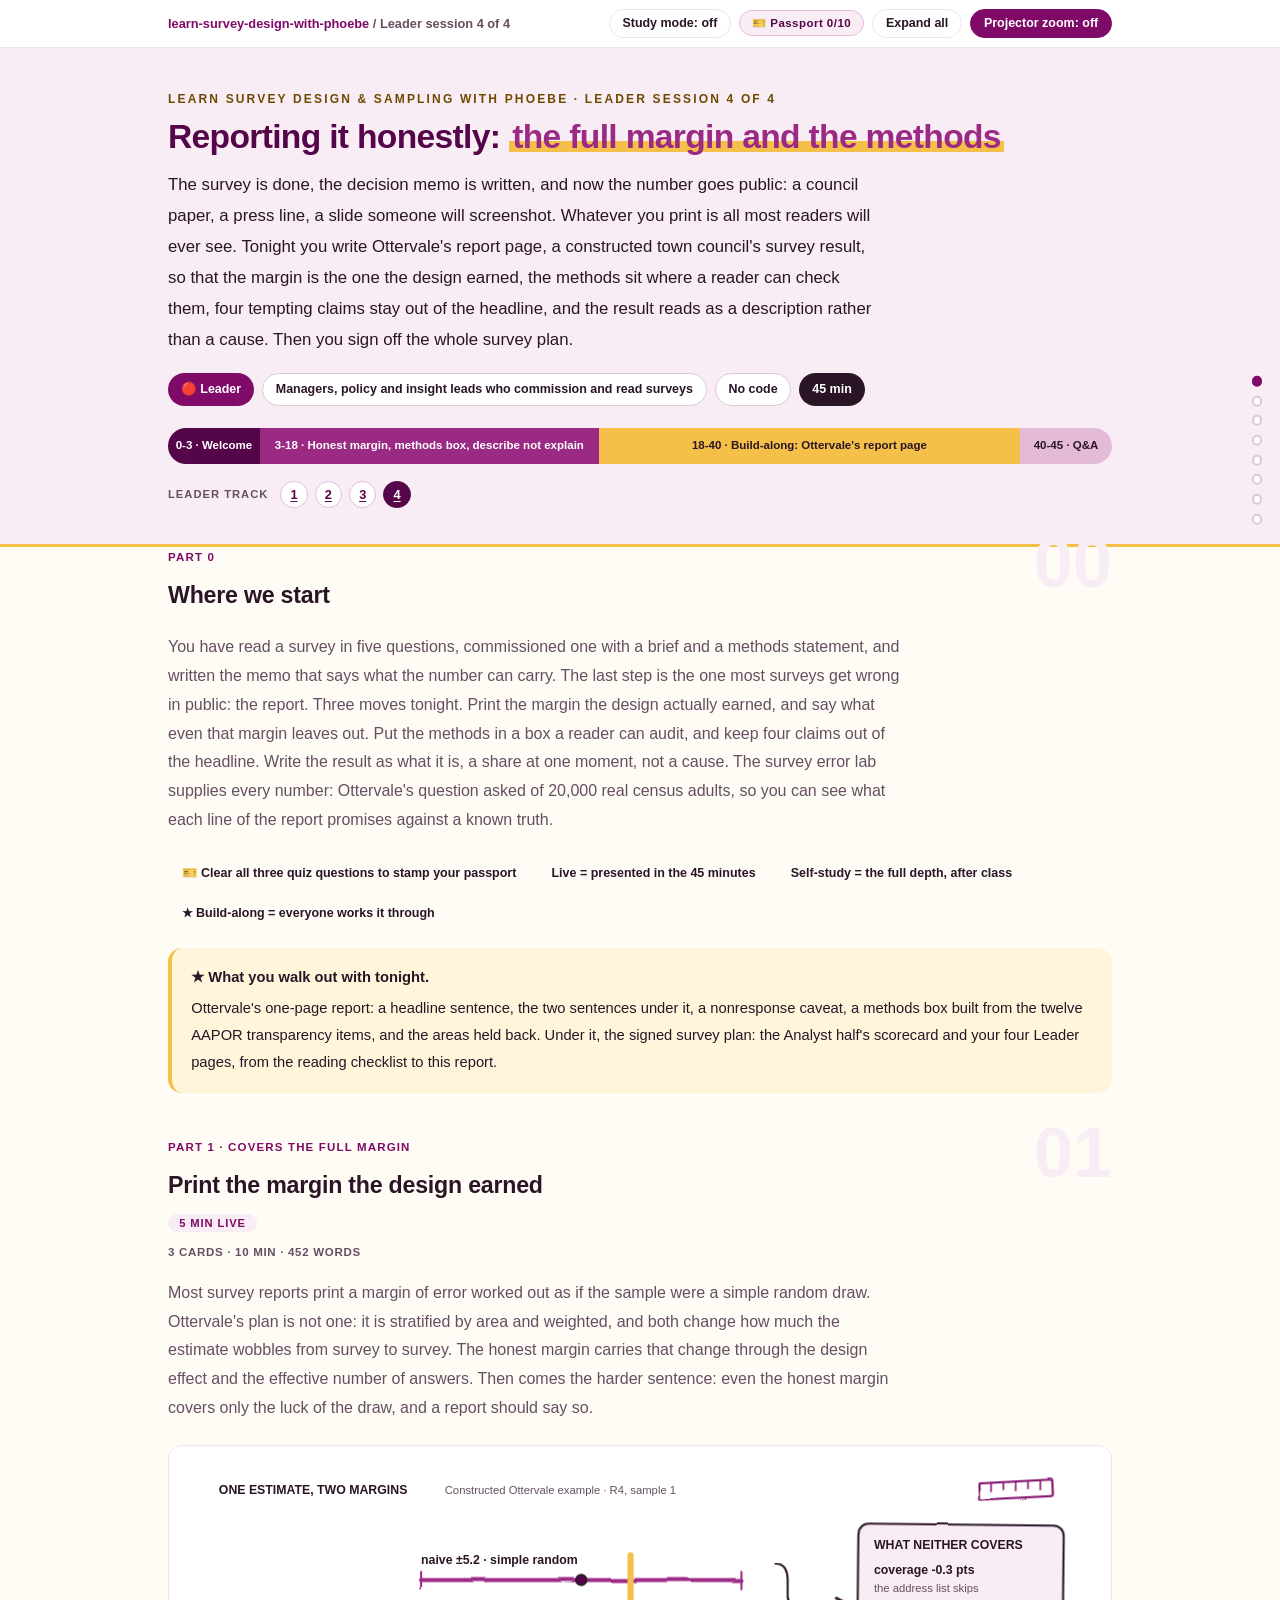
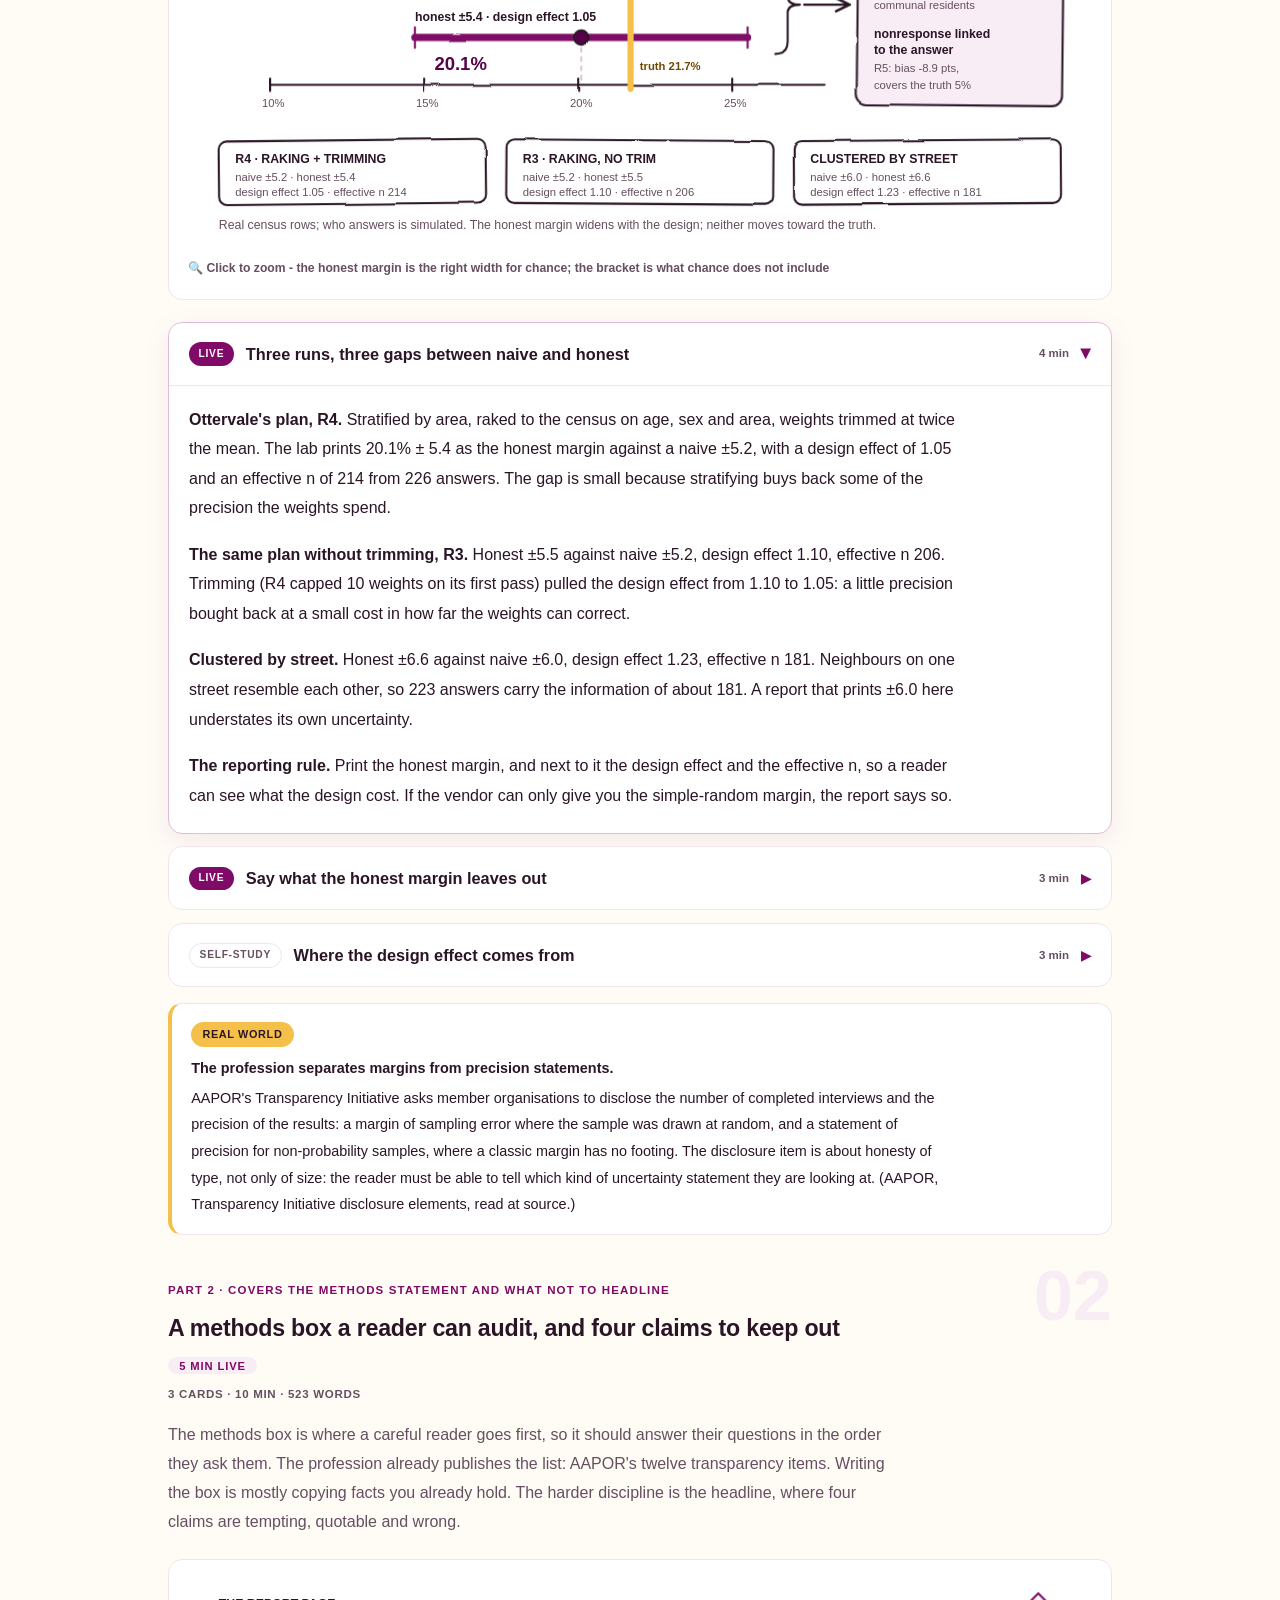
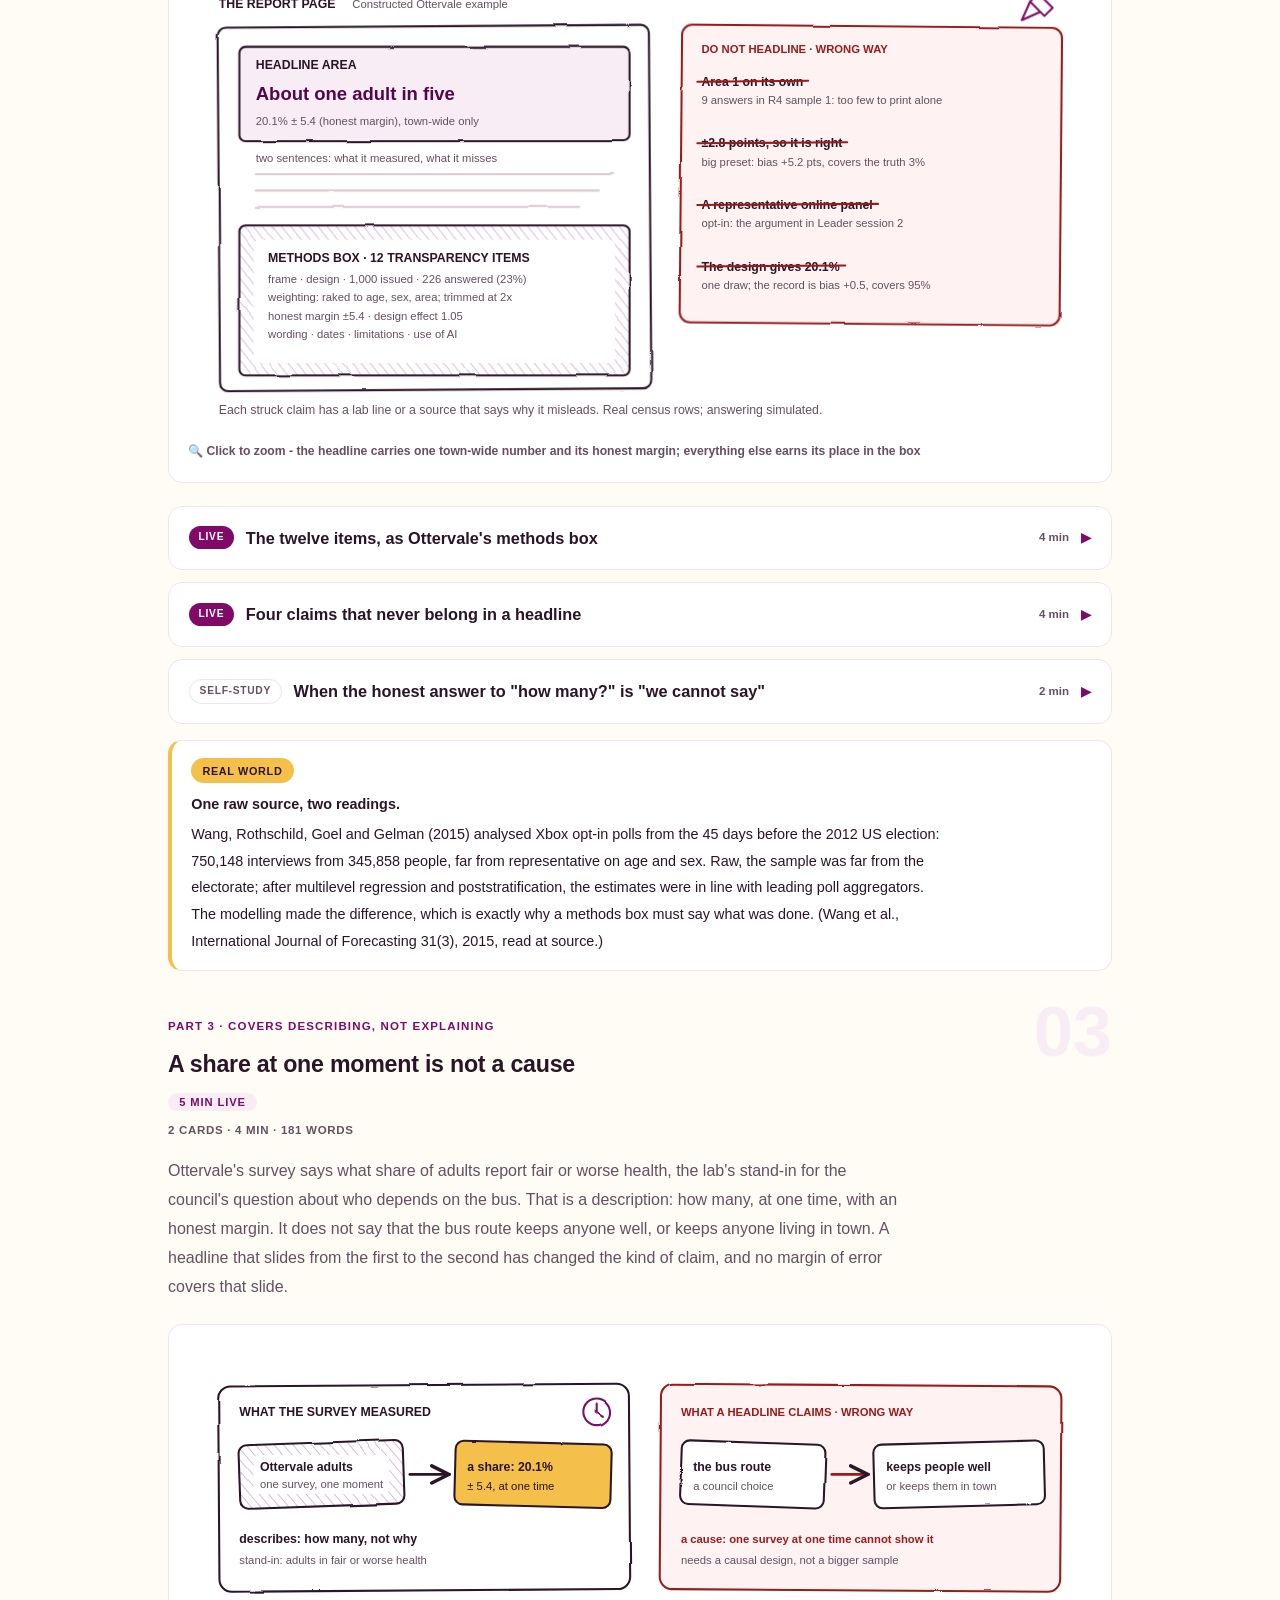
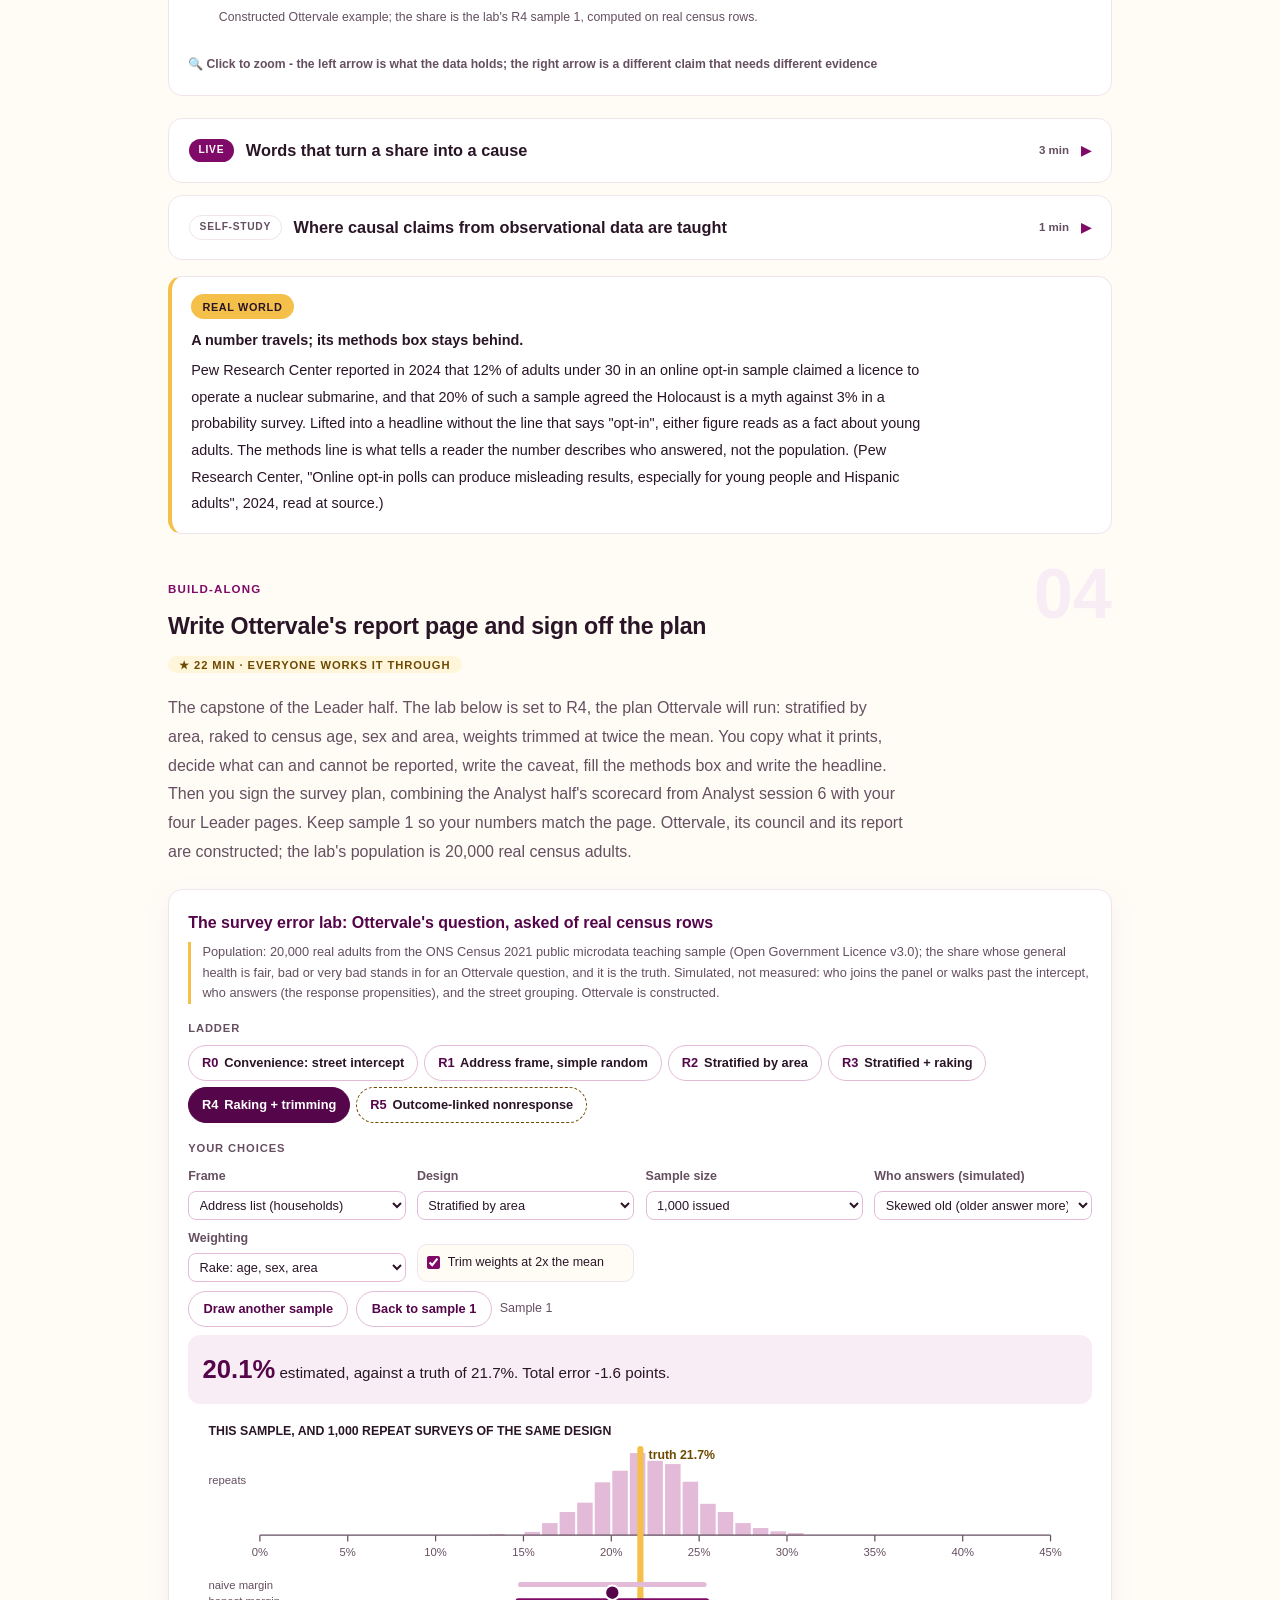
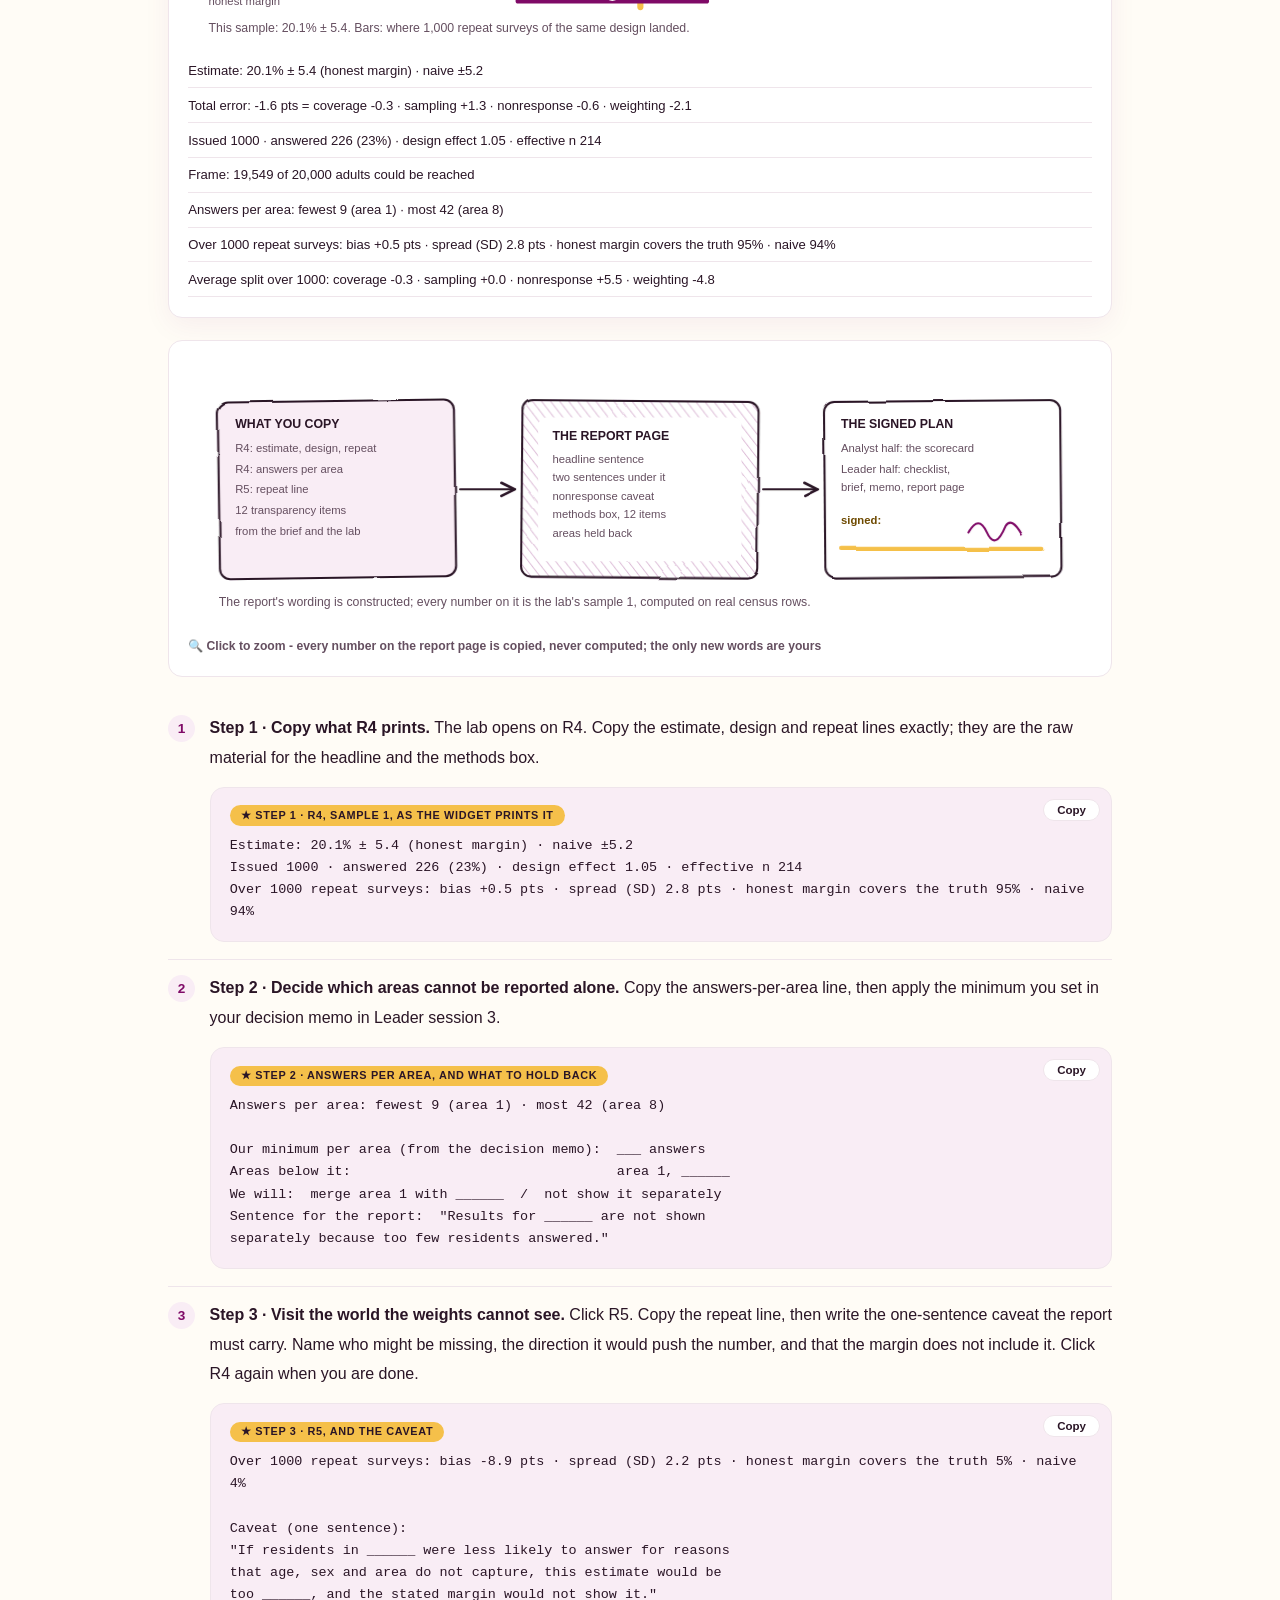
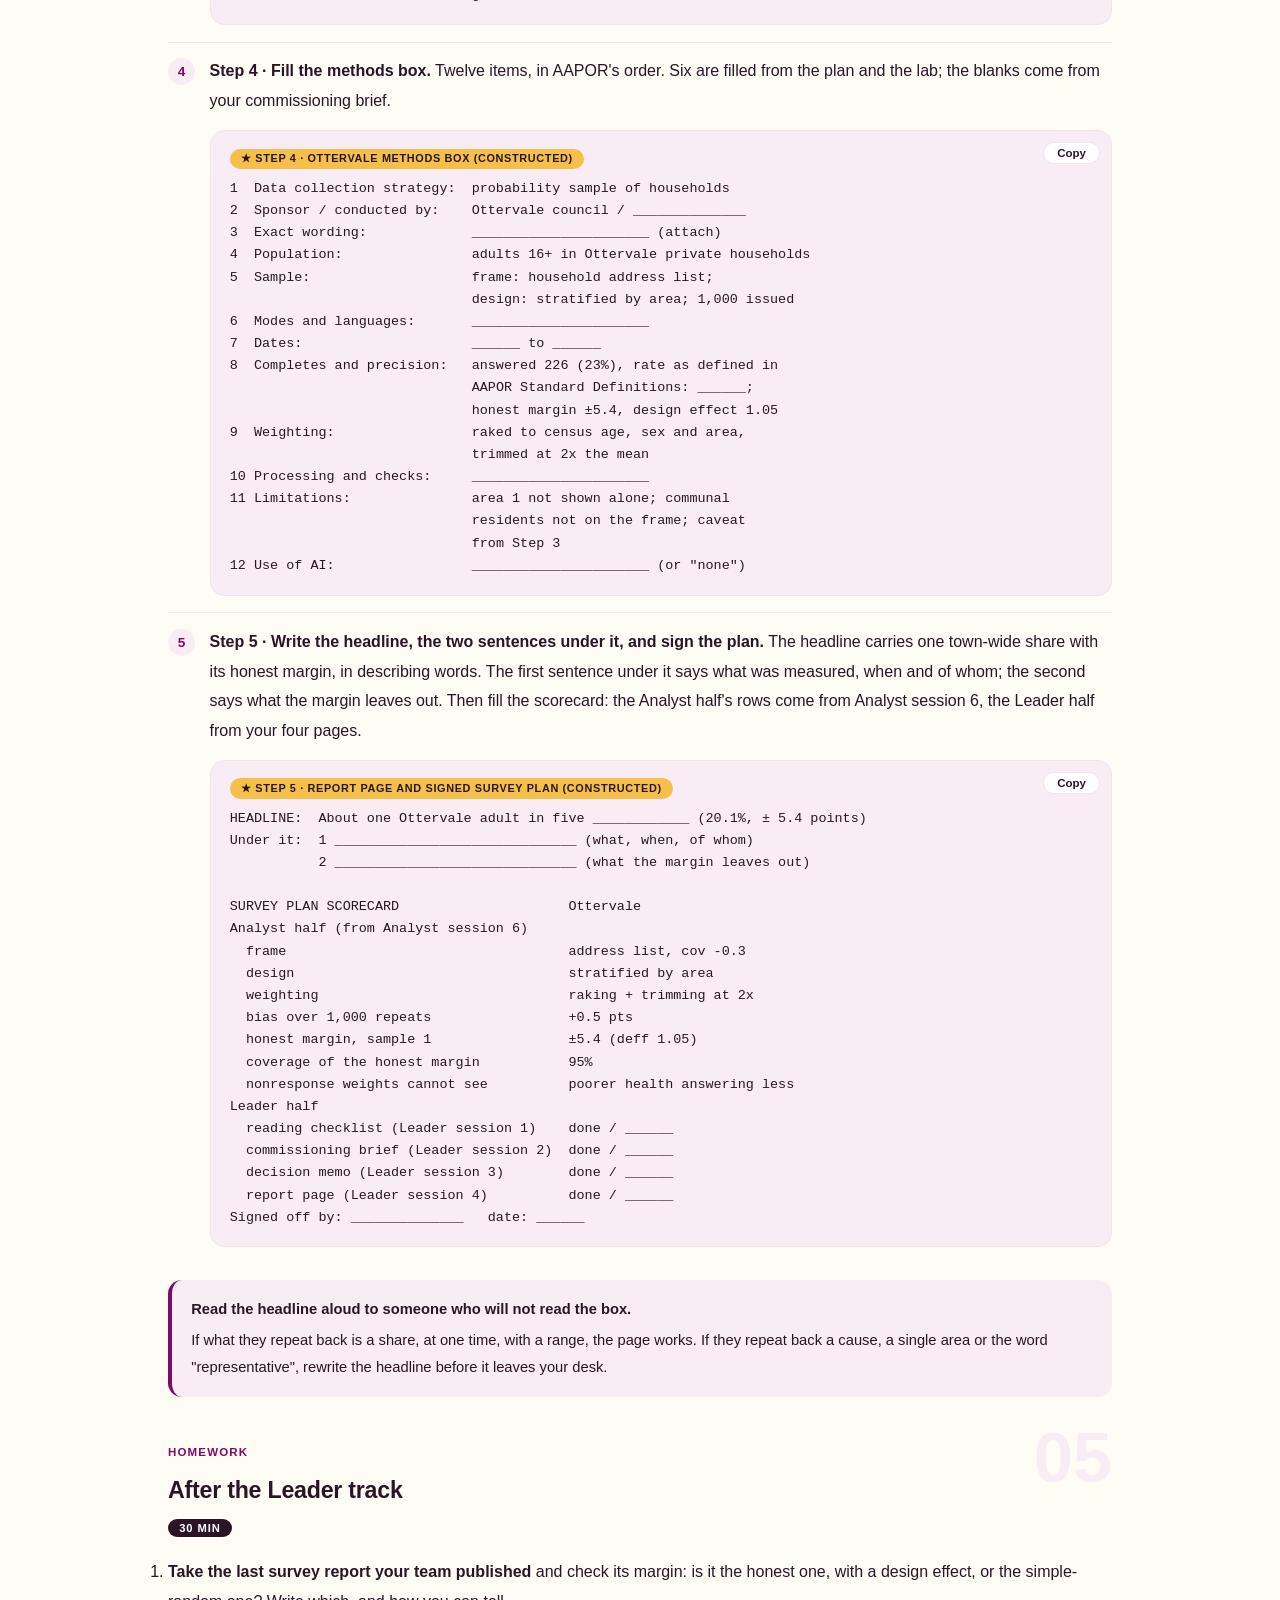
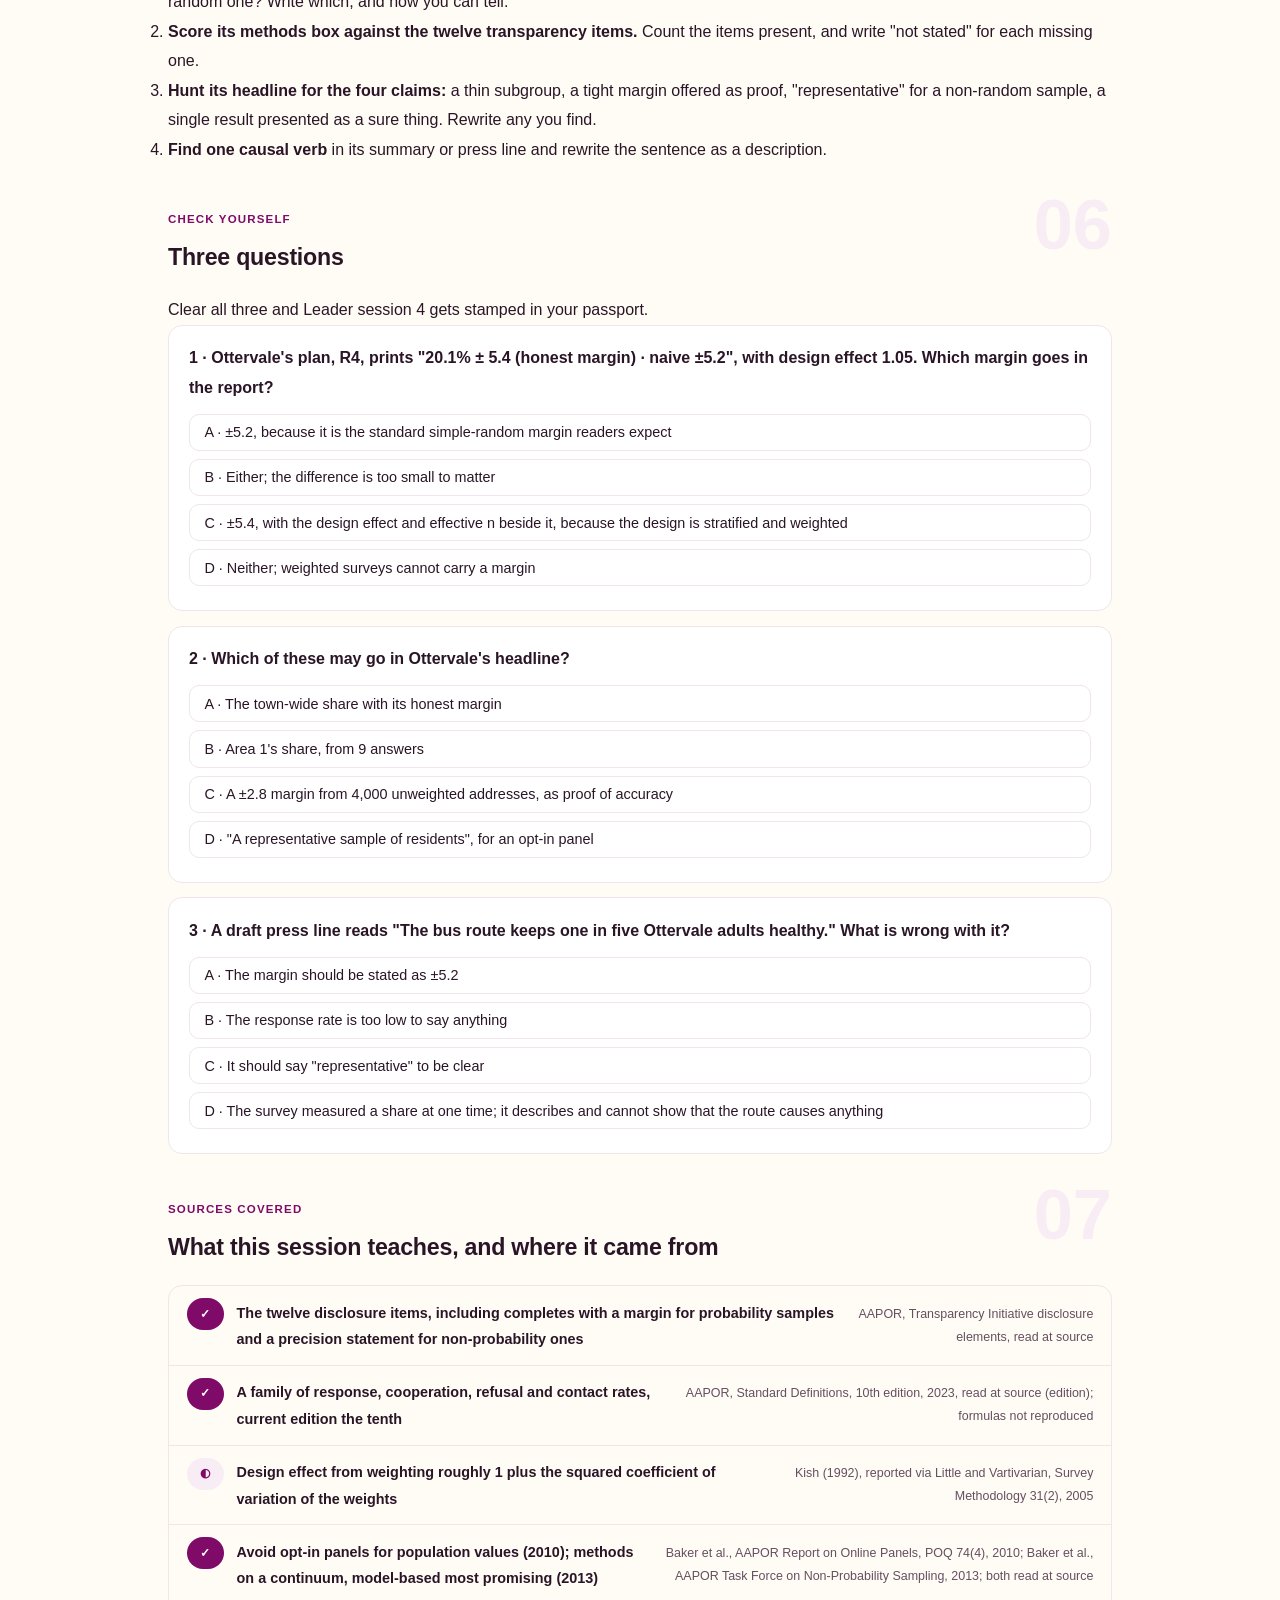
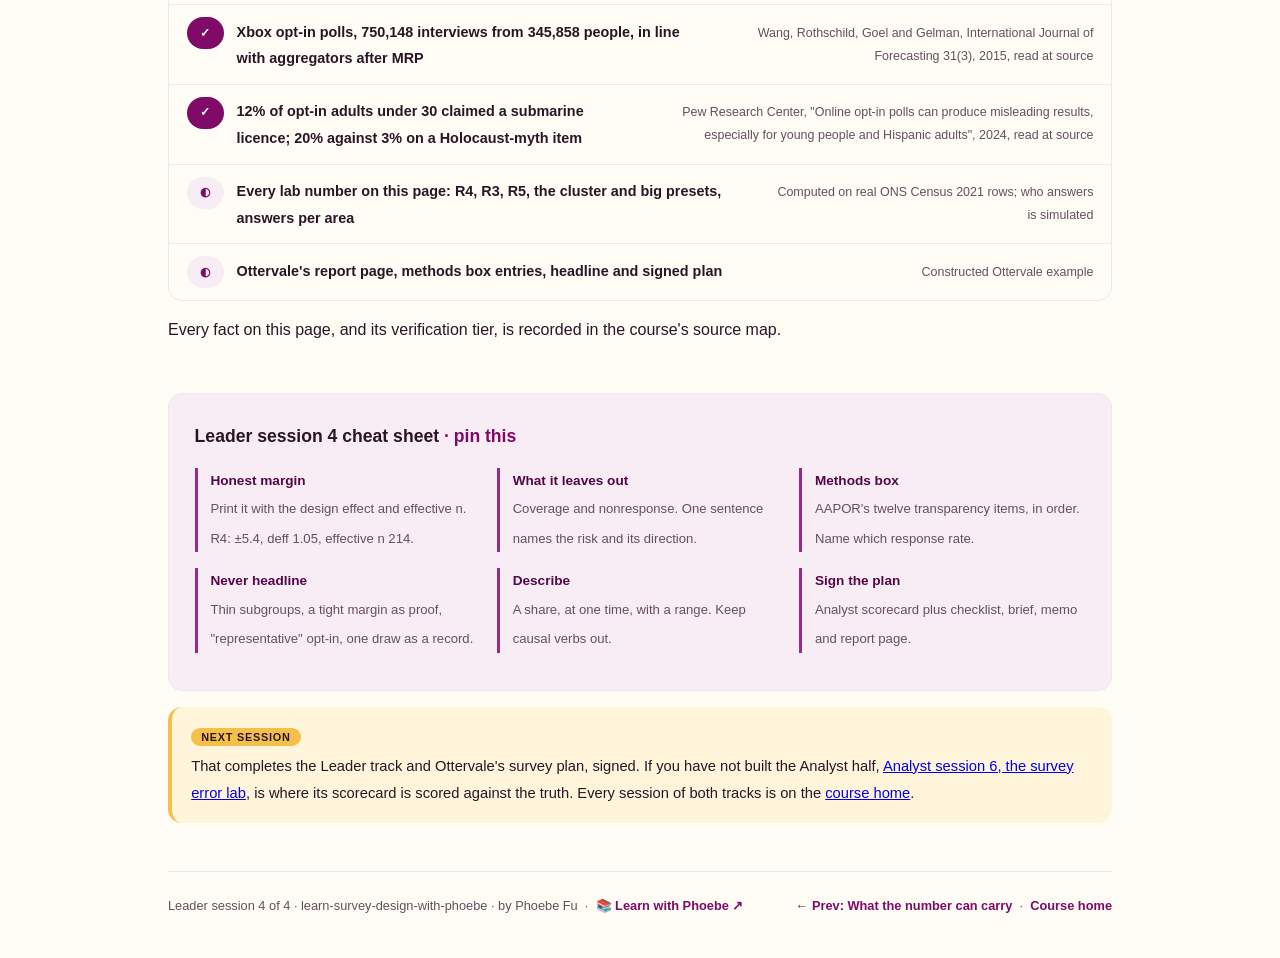
<file: courses/b4-reporting-it-honestly.html>
<!DOCTYPE html>
<html lang="en">
<head>
<meta charset="UTF-8">
<meta name="viewport" content="width=device-width, initial-scale=1.0">
<!-- social:start -->
<meta name="description" content="Leader session 4 of 4. Reporting it honestly: the full margin with its design effect, a methods box built from the AAPOR transparency items, four things never to put in a headline, and writing a survey result that describes without claiming to explain.">
<meta property="og:type" content="article">
<meta property="og:site_name" content="Learn with Phoebe">
<meta property="og:title" content="Reporting it honestly - learn survey design and sampling with phoebe">
<meta property="og:description" content="Leader session 4 of 4. The honest margin, the methods box, what not to headline, and describing without explaining.">
<meta property="og:url" content="https://phoebefu6.github.io/learn-survey-design-with-phoebe/courses/b4-reporting-it-honestly.html">
<meta property="og:image" content="https://phoebefu6.github.io/learn-survey-design-with-phoebe/assets/og-cover.png">
<meta property="og:image:width" content="1200">
<meta property="og:image:height" content="630">
<meta name="twitter:card" content="summary_large_image">
<meta name="twitter:title" content="Reporting it honestly - learn survey design and sampling with phoebe">
<meta name="twitter:description" content="Leader session 4 of 4. Report the margin your design earned, disclose the methods, keep four claims out of the headline.">
<meta name="twitter:image" content="https://phoebefu6.github.io/learn-survey-design-with-phoebe/assets/og-cover.png">
<!-- social:end -->
<title>Leader session 4 · Reporting it honestly - learn survey design and sampling with phoebe</title>
<link rel="stylesheet" href="../assets/style.css?v=2">
</head>
<body>

<div class="toolbar">
  <div class="wrap">
    <span class="crumb"><a href="../index.html">learn-survey-design-with-phoebe</a> / Leader session 4 of 4</span>
    <button class="btn" id="toggle-all" type="button">Expand all</button>
    <button class="btn primary" id="zoom-toggle" type="button">Projector zoom: off</button>
  </div>
</div>

<header class="masthead">
  <div class="wrap">
    <div class="eyebrow">Learn Survey Design &amp; Sampling with Phoebe · Leader session 4 of 4</div>
    <h1>Reporting it honestly: <span class="accent">the full margin and the methods</span></h1>
    <p class="sub">The survey is done, the decision memo is written, and now the number goes public: a council paper, a press line, a slide someone will screenshot. Whatever you print is all most readers will ever see. Tonight you write Ottervale's report page, a constructed town council's survey result, so that the margin is the one the design earned, the methods sit where a reader can check them, four tempting claims stay out of the headline, and the result reads as a description rather than a cause. Then you sign off the whole survey plan.</p>
    <div class="chip-row">
      <span class="chip level">🔴 Leader</span>
      <span class="chip audience">Managers, policy and insight leads who commission and read surveys</span>
      <span class="chip audience">No code</span>
      <span class="chip time">45 min</span>
    </div>
    <div class="agenda">
      <span class="a1" style="flex:1">0-3 · Welcome</span>
      <span class="a2" style="flex:4">3-18 · Honest margin, methods box, describe not explain</span>
      <span class="a3" style="flex:5">18-40 · Build-along: Ottervale's report page</span>
      <span class="a4" style="flex:1">40-45 · Q&amp;A</span>
    </div>
  </div>
</header>

<main class="wrap">

  <section class="section" id="intro">
    <div class="section-kicker">
      <span class="klabel">Part 0</span>
      <h2>Where we start</h2>
    </div>
    <p class="lede">You have read a survey in five questions, commissioned one with a brief and a methods statement, and written the memo that says what the number can carry. The last step is the one most surveys get wrong in public: the report. Three moves tonight. Print the margin the design actually earned, and say what even that margin leaves out. Put the methods in a box a reader can audit, and keep four claims out of the headline. Write the result as what it is, a share at one moment, not a cause. The survey error lab supplies every number: Ottervale's question asked of 20,000 real census adults, so you can see what each line of the report promises against a known truth.</p>

    <div class="legend">
      <span class="pill">🎫 Clear all three quiz questions to stamp your passport</span>
      <span class="pill">Live = presented in the 45 minutes</span>
      <span class="pill">Self-study = the full depth, after class</span>
      <span class="pill">★ Build-along = everyone works it through</span>
    </div>

    <div class="callout win">
      <p><strong>★ What you walk out with tonight.</strong> Ottervale's one-page report: a headline sentence, the two sentences under it, a nonresponse caveat, a methods box built from the twelve AAPOR transparency items, and the areas held back. Under it, the signed survey plan: the Analyst half's scorecard and your four Leader pages, from the reading checklist to this report.</p>
    </div>
  </section>

  <section class="section" id="part-1">
    <div class="section-kicker">
      <span class="klabel">Part 1 · covers the full margin</span>
      <h2>Print the margin the design earned</h2>
      <span class="tag concept">5 min live</span>
    </div>
    <p class="lede">Most survey reports print a margin of error worked out as if the sample were a simple random draw. Ottervale's plan is not one: it is stratified by area and weighted, and both change how much the estimate wobbles from survey to survey. The honest margin carries that change through the design effect and the effective number of answers. Then comes the harder sentence: even the honest margin covers only the luck of the draw, and a report should say so.</p>

    <figure class="zoomable">
      <svg viewBox="0 0 880 372" xmlns="http://www.w3.org/2000/svg" role="img" aria-label="One estimate drawn with two margins on a percent axis. R4, Ottervale's plan, sample 1: estimate 20.1 percent. The naive simple-random margin is plus or minus 5.2; the honest margin, with design effect 1.05 and effective n 214, is plus or minus 5.4 and slightly wider. The truth, 21.7 percent, is a marigold line. A bracket to the right labelled what neither covers lists coverage error of minus 0.3 points from residents the address list skips, and nonresponse linked to the answer, which R5 shows as a bias of minus 8.9 points with the margin covering the truth 5 percent of the time. Below, three runs compared: R4 naive 5.2 honest 5.4 design effect 1.05 effective n 214; R3 naive 5.2 honest 5.5 design effect 1.10 effective n 206; clustered by street naive 6.0 honest 6.6 design effect 1.23 effective n 181. Constructed Ottervale example.">
        <defs>
          <filter id="b4aSk" x="-3%" y="-3%" width="106%" height="106%"><feTurbulence type="fractalNoise" baseFrequency="0.02" numOctaves="2" seed="53" result="n"/><feDisplacementMap in="SourceGraphic" in2="n" scale="2.4" xChannelSelector="R" yChannelSelector="G"/></filter>
          <pattern id="b4aHc" patternUnits="userSpaceOnUse" width="7" height="7" patternTransform="rotate(-38)"><line x1="0" y1="0" x2="0" y2="7" stroke="#7F0A67" stroke-width="1" opacity=".5"/></pattern>
          <marker id="b4aAr" viewBox="0 0 10 10" refX="9" refY="5" markerWidth="8" markerHeight="8" orient="auto"><path d="M1 1 L9 5 L1 9" fill="none" stroke="#2A1526" stroke-width="1.6" stroke-linecap="round"/></marker>
        </defs>
        <style>
          .b4aH { font: 800 12px Inter, sans-serif; fill: #2A1526; }
          .b4aL { font: 600 12px Inter, sans-serif; fill: #2A1526; }
          .b4aS { font: 400 11px Inter, sans-serif; fill: #654F60; }
          .b4aB { font: 800 11px Inter, sans-serif; fill: #6E4A00; }
          .b4aV { font: 800 18px Inter, sans-serif; fill: #55064A; }
          .b4aN { font: 400 12px Inter, sans-serif; fill: #654F60; }
        </style>

        <text class="b4aH" x="30" y="28">ONE ESTIMATE, TWO MARGINS</text>
        <text class="b4aS" x="250" y="28">Constructed Ottervale example · R4, sample 1</text>

        <g filter="url(#b4aSk)" fill="none" stroke="#2A1526" stroke-width="2" stroke-linecap="round" stroke-linejoin="round">
          <path d="M80 214 L620 214"/>
          <path d="M80 208 L80 220 M230 208 L230 220 M380 208 L380 220 M530 208 L530 220"/>
          <path d="M227 112 L539 112" stroke="#9B2A84" stroke-width="4"/>
          <path d="M227 104 L227 120 M539 104 L539 120" stroke="#9B2A84"/>
          <path d="M221 168 L545 168" stroke="#7F0A67" stroke-width="7"/>
          <path d="M221 158 L221 178 M545 158 L545 178" stroke="#7F0A67"/>
          <path d="M383 178 L383 210" stroke="#D9CAD4" stroke-dasharray="4 5"/>
          <circle cx="383" cy="168" r="7" fill="#55064A"/>
          <circle cx="383" cy="112" r="5" fill="#55064A"/>
          <!-- bracket: what neither covers -->
          <path d="M572 96 Q584 96 584 112 L584 128 Q584 136 596 136 Q584 136 584 144 L584 172 Q584 184 572 184"/>
          <path d="M600 136 L644 136" marker-end="url(#b4aAr)"/>
          <rect x="652" y="58" width="200" height="176" rx="10" transform="rotate(0.6 752 146)" fill="#F9EDF5"/>
          <rect x="30" y="268" width="260" height="62" rx="8" transform="rotate(-0.6 160 299)" fill="#FFFFFF"/>
          <rect x="310" y="268" width="260" height="62" rx="8" transform="rotate(0.4 440 299)" fill="#FFFFFF"/>
          <rect x="590" y="268" width="260" height="62" rx="8" transform="rotate(-0.4 720 299)" fill="#FFFFFF"/>
          <!-- doodle: a ruler -->
          <rect x="770" y="16" width="72" height="16" rx="2" transform="rotate(-3 806 24)" stroke="#7F0A67"/>
          <path d="M782 18 L782 25 M794 18 L794 23 M806 17 L806 25 M818 17 L818 23 M830 16 L830 24" stroke="#7F0A67" stroke-width="1.5"/>
        </g>
        <path d="M431 88 L431 218" stroke="#F5C04A" stroke-width="6" stroke-linecap="round" fill="none"/>

        <text class="b4aL" x="227" y="96">naive ±5.2 · simple random</text>
        <text class="b4aL" x="221" y="152">honest ±5.4 · design effect 1.05</text>
        <text class="b4aV" x="240" y="200">20.1%</text>
        <text class="b4aB" x="440" y="200">truth 21.7%</text>
        <text class="b4aS" x="72" y="236">10%</text>
        <text class="b4aS" x="222" y="236">15%</text>
        <text class="b4aS" x="372" y="236">20%</text>
        <text class="b4aS" x="522" y="236">25%</text>

        <text class="b4aH" x="668" y="82">WHAT NEITHER COVERS</text>
        <text class="b4aL" x="668" y="106">coverage -0.3 pts</text>
        <text class="b4aS" x="668" y="124">the address list skips</text>
        <text class="b4aS" x="668" y="140">communal residents</text>
        <text class="b4aL" x="668" y="168">nonresponse linked</text>
        <text class="b4aL" x="668" y="184">to the answer</text>
        <text class="b4aS" x="668" y="202">R5: bias -8.9 pts,</text>
        <text class="b4aS" x="668" y="218">covers the truth 5%</text>

        <text class="b4aH" x="46" y="290">R4 · RAKING + TRIMMING</text>
        <text class="b4aS" x="46" y="308">naive ±5.2 · honest ±5.4</text>
        <text class="b4aS" x="46" y="322">design effect 1.05 · effective n 214</text>
        <text class="b4aH" x="326" y="290">R3 · RAKING, NO TRIM</text>
        <text class="b4aS" x="326" y="308">naive ±5.2 · honest ±5.5</text>
        <text class="b4aS" x="326" y="322">design effect 1.10 · effective n 206</text>
        <text class="b4aH" x="606" y="290">CLUSTERED BY STREET</text>
        <text class="b4aS" x="606" y="308">naive ±6.0 · honest ±6.6</text>
        <text class="b4aS" x="606" y="322">design effect 1.23 · effective n 181</text>

        <text class="b4aN" x="30" y="354">Real census rows; who answers is simulated. The honest margin widens with the design; neither moves toward the truth.</text>
      </svg>
      <figcaption>🔍 Click to zoom - the honest margin is the right width for chance; the bracket is what chance does not include</figcaption>
    </figure>

    <details class="card" open>
      <summary><span class="mode live">Live</span>Three runs, three gaps between naive and honest<span class="mini">4 min</span><span class="caret">▶</span></summary>
      <div class="body">
        <p><strong>Ottervale's plan, R4.</strong> Stratified by area, raked to the census on age, sex and area, weights trimmed at twice the mean. The lab prints 20.1% ± 5.4 as the honest margin against a naive ±5.2, with a design effect of 1.05 and an effective n of 214 from 226 answers. The gap is small because stratifying buys back some of the precision the weights spend.</p>
        <p><strong>The same plan without trimming, R3.</strong> Honest ±5.5 against naive ±5.2, design effect 1.10, effective n 206. Trimming (R4 capped 10 weights on its first pass) pulled the design effect from 1.10 to 1.05: a little precision bought back at a small cost in how far the weights can correct.</p>
        <p><strong>Clustered by street.</strong> Honest ±6.6 against naive ±6.0, design effect 1.23, effective n 181. Neighbours on one street resemble each other, so 223 answers carry the information of about 181. A report that prints ±6.0 here understates its own uncertainty.</p>
        <p><strong>The reporting rule.</strong> Print the honest margin, and next to it the design effect and the effective n, so a reader can see what the design cost. If the vendor can only give you the simple-random margin, the report says so.</p>
      </div>
    </details>

    <details class="card">
      <summary><span class="mode live">Live</span>Say what the honest margin leaves out<span class="mini">3 min</span><span class="caret">▶</span></summary>
      <div class="body">
        <p>R4's own error line splits sample 1's miss into its parts: "Total error: -1.6 pts = coverage -0.3 · sampling +1.3 · nonresponse -0.6 · weighting -2.1". The margin speaks only to the sampling part. The coverage part is the residents the household address list never listed, such as people living in communal establishments; it is small here and no wider margin would reveal it. The nonresponse part is where the real exposure sits: if the people in poorer health answer less for reasons that age, sex and area do not capture, the weights cannot see it. The lab's R5 shows that world, where the same plan prints a confident interval that covers the truth on 5% of repeat surveys. One sentence in the report has to name that risk and its direction.</p>
      </div>
    </details>

    <details class="card">
      <summary><span class="mode self">Self-study</span>Where the design effect comes from<span class="mini">3 min</span><span class="caret">▶</span></summary>
      <div class="body">
        <p>Weighting alone inflates variance. A rule of thumb attributed to Kish (1992), reported here through Little and Vartivarian (2005), puts the increase at about the squared coefficient of variation of the weights, so the design effect from weighting is roughly 1 plus that square; the approximation holds best when the weighting variables are only weakly linked to the answer. Stratifying can pull the other way, which is why R2 on its own prints a design effect below 1. The lab does not use the rule of thumb: it computes the design effect from the actual weights and strata on every draw. The arithmetic of design effects and effective n is Analyst session 4's ground; <a href="a4-designs-that-spend-the-budget-well.html">Designs that spend the budget well</a> works it through.</p>
      </div>
    </details>

    <div class="callout example">
      <span class="ex-pill">Real world</span>
      <p><strong>The profession separates margins from precision statements.</strong> AAPOR's Transparency Initiative asks member organisations to disclose the number of completed interviews and the precision of the results: a margin of sampling error where the sample was drawn at random, and a statement of precision for non-probability samples, where a classic margin has no footing. The disclosure item is about honesty of type, not only of size: the reader must be able to tell which kind of uncertainty statement they are looking at. (AAPOR, Transparency Initiative disclosure elements, read at source.)</p>
    </div>
  </section>

  <section class="section" id="part-2">
    <div class="section-kicker">
      <span class="klabel">Part 2 · covers the methods statement and what not to headline</span>
      <h2>A methods box a reader can audit, and four claims to keep out</h2>
      <span class="tag concept">5 min live</span>
    </div>
    <p class="lede">The methods box is where a careful reader goes first, so it should answer their questions in the order they ask them. The profession already publishes the list: AAPOR's twelve transparency items. Writing the box is mostly copying facts you already hold. The harder discipline is the headline, where four claims are tempting, quotable and wrong.</p>

    <figure class="zoomable">
      <svg viewBox="0 0 880 440" xmlns="http://www.w3.org/2000/svg" role="img" aria-label="A hand-drawn report page. At the top, the headline area: about one adult in five, 20.1 percent plus or minus 5.4 honest margin, town-wide only. In the middle, two sentence lines. At the bottom, the methods box with the twelve transparency items: frame, design, 1,000 issued, 226 answered or 23 percent, weighting raked to age, sex and area and trimmed at 2 times the mean, honest margin 5.4 with design effect 1.05, wording, dates, limitations and use of AI. To the right, a wrong-way panel titled do not headline, with four claims struck out in red: area 1 on its own, 9 answers in R4 sample 1; plus or minus 2.8 points so it is right, where the big preset has bias plus 5.2 and covers the truth 3 percent of the time; a representative online panel, an argument from Leader session 2; and the design gives 20.1 percent, where one draw is not the record of bias plus 0.5 and 95 percent coverage. Constructed Ottervale example.">
        <defs>
          <filter id="b4bSk" x="-3%" y="-3%" width="106%" height="106%"><feTurbulence type="fractalNoise" baseFrequency="0.02" numOctaves="2" seed="61" result="n"/><feDisplacementMap in="SourceGraphic" in2="n" scale="2.4" xChannelSelector="R" yChannelSelector="G"/></filter>
          <pattern id="b4bHc" patternUnits="userSpaceOnUse" width="7" height="7" patternTransform="rotate(-38)"><line x1="0" y1="0" x2="0" y2="7" stroke="#7F0A67" stroke-width="1" opacity=".5"/></pattern>
          <marker id="b4bAr" viewBox="0 0 10 10" refX="9" refY="5" markerWidth="8" markerHeight="8" orient="auto"><path d="M1 1 L9 5 L1 9" fill="none" stroke="#2A1526" stroke-width="1.6" stroke-linecap="round"/></marker>
        </defs>
        <style>
          .b4bH { font: 800 12px Inter, sans-serif; fill: #2A1526; }
          .b4bL { font: 600 12px Inter, sans-serif; fill: #2A1526; }
          .b4bS { font: 400 11px Inter, sans-serif; fill: #654F60; }
          .b4bB { font: 800 11px Inter, sans-serif; fill: #6E4A00; }
          .b4bV { font: 800 18px Inter, sans-serif; fill: #55064A; }
          .b4bN { font: 400 12px Inter, sans-serif; fill: #654F60; }
          .b4bR { font: 800 11px Inter, sans-serif; fill: #991B1B; }
        </style>

        <text class="b4bH" x="30" y="28">THE REPORT PAGE</text>
        <text class="b4bS" x="160" y="28">Constructed Ottervale example</text>

        <g filter="url(#b4bSk)" fill="none" stroke="#2A1526" stroke-width="2" stroke-linecap="round" stroke-linejoin="round">
          <rect x="30" y="46" width="420" height="354" rx="8" transform="rotate(-0.4 240 223)" fill="#FFFFFF"/>
          <rect x="50" y="66" width="380" height="92" rx="6" fill="#F9EDF5"/>
          <path d="M66 190 L414 190 M66 206 L400 206 M66 222 L380 222" stroke="#D9CAD4"/>
          <rect x="50" y="240" width="380" height="146" rx="6" fill="url(#b4bHc)"/>
          <rect x="480" y="46" width="370" height="290" rx="10" transform="rotate(0.5 665 191)" fill="#FEF2F2" stroke="#991B1B"/>
          <!-- doodle: a pen nib -->
          <path d="M828 14 L842 28 L834 36 L820 22 Z M820 22 L812 40 L830 32" stroke="#7F0A67"/>
        </g>
        <rect x="64" y="254" width="352" height="120" rx="6" fill="#FFFFFF"/>

        <text class="b4bH" x="66" y="88">HEADLINE AREA</text>
        <text class="b4bV" x="66" y="118">About one adult in five</text>
        <text class="b4bS" x="66" y="142">20.1% ± 5.4 (honest margin), town-wide only</text>
        <text class="b4bS" x="66" y="178">two sentences: what it measured, what it misses</text>

        <text class="b4bH" x="78" y="276">METHODS BOX · 12 TRANSPARENCY ITEMS</text>
        <text class="b4bS" x="78" y="296">frame · design · 1,000 issued · 226 answered (23%)</text>
        <text class="b4bS" x="78" y="314">weighting: raked to age, sex, area; trimmed at 2x</text>
        <text class="b4bS" x="78" y="332">honest margin ±5.4 · design effect 1.05</text>
        <text class="b4bS" x="78" y="350">wording · dates · limitations · use of AI</text>

        <text class="b4bR" x="500" y="72">DO NOT HEADLINE · WRONG WAY</text>
        <text class="b4bL" x="500" y="104">Area 1 on its own</text>
        <text class="b4bS" x="500" y="122">9 answers in R4 sample 1: too few to print alone</text>
        <text class="b4bL" x="500" y="164">±2.8 points, so it is right</text>
        <text class="b4bS" x="500" y="182">big preset: bias +5.2 pts, covers the truth 3%</text>
        <text class="b4bL" x="500" y="224">A representative online panel</text>
        <text class="b4bS" x="500" y="242">opt-in: the argument in Leader session 2</text>
        <text class="b4bL" x="500" y="284">The design gives 20.1%</text>
        <text class="b4bS" x="500" y="302">one draw; the record is bias +0.5, covers 95%</text>

        <path data-strike="1" d="M496 100 L604 99" stroke="#991B1B" stroke-width="2" stroke-linecap="round" fill="none"/>
        <path data-strike="1" d="M496 160 L642 159" stroke="#991B1B" stroke-width="2" stroke-linecap="round" fill="none"/>
        <path data-strike="1" d="M496 220 L672 219" stroke="#991B1B" stroke-width="2" stroke-linecap="round" fill="none"/>
        <path data-strike="1" d="M496 280 L640 279" stroke="#991B1B" stroke-width="2" stroke-linecap="round" fill="none"/>

        <text class="b4bN" x="30" y="424">Each struck claim has a lab line or a source that says why it misleads. Real census rows; answering simulated.</text>
      </svg>
      <figcaption>🔍 Click to zoom - the headline carries one town-wide number and its honest margin; everything else earns its place in the box</figcaption>
    </figure>

    <details class="card">
      <summary><span class="mode live">Live</span>The twelve items, as Ottervale's methods box<span class="mini">4 min</span><span class="caret">▶</span></summary>
      <div class="body">
        <p>AAPOR's Transparency Initiative lists what a survey organisation discloses for every survey: the data collection strategy; the sponsor and who conducted it; the exact wording of the questions reported; the population; how the sample was generated and recruited (frame, probability or not, quotas, incentives); modes and languages; dates; the number of completes with a precision statement; the weighting, or a statement that none was used; data processing and quality checks; limitations; and the use of AI. Twelve items, and every one is a fact you already hold from the commissioning brief and the lab. The box costs a quarter of a page.</p>
        <p><strong>Name the response rate.</strong> "23% answered" is not yet a disclosure. AAPOR's Standard Definitions, now in their tenth edition (2023), define a family of response, cooperation, refusal and contact rates that treat ineligible and unreachable addresses differently. The lab's 23% is simply answers over addresses issued; a real report states which Standard Definitions rate it used, so two honest reports of the same fieldwork can be compared.</p>
      </div>
    </details>

    <details class="card">
      <summary><span class="mode live">Live</span>Four claims that never belong in a headline<span class="mini">4 min</span><span class="caret">▶</span></summary>
      <div class="body">
        <p><strong>1 · A subgroup from too few answers.</strong> R4's sample 1 prints "Answers per area: fewest 9 (area 1) · most 42 (area 8)". A share computed from nine people swings widely from one draw to the next. Your decision memo set a minimum before fieldwork; areas below it are merged or held back, and the report says which.</p>
        <p><strong>2 · A tight margin from a biased design.</strong> The lab's big preset issues 4,000 addresses with no weighting while older residents answer more. It prints ±2.8, and over 1,000 repeat surveys its bias is +5.2 points and the margin covers the truth 3% of the time. A small margin is a statement about chance, never about bias.</p>
        <p><strong>3 · "Representative" for an opt-in panel.</strong> Whether a weighted opt-in panel can stand for a population is a live argument, laid out with both sides in <a href="b2-commissioning-without-regret.html">Leader session 2</a>: AAPOR's 2010 online panels report advises against them for population values, while its 2013 task force places methods on a continuum and calls model-based approaches the most promising. The report does not settle it; it says what the sample was and lets the word "representative" go.</p>
        <p><strong>4 · A single draw presented as the design's record.</strong> Sample 1 of R4 is 20.1%, 1.6 points from the truth. Another draw of the same design lands elsewhere. What the design promises is its repeat line: "Over 1000 repeat surveys: bias +0.5 pts · spread (SD) 2.8 pts · honest margin covers the truth 95% · naive 94%". In a real survey you hold one draw and no truth; the report says it is one survey with its honest margin, and never that the design "gives" the number.</p>
      </div>
    </details>

    <details class="card">
      <summary><span class="mode self">Self-study</span>When the honest answer to "how many?" is "we cannot say"<span class="mini">2 min</span><span class="caret">▶</span></summary>
      <div class="body">
        <p>Holding back a number is a finding, not a failure. "Results for area 1 are not shown separately because too few residents answered to give a reliable figure" is a sentence a council member can repeat. Printing area 1 anyway, with a footnote nobody reads, invites the one quote that will travel furthest. The rule from Leader session 3 applies at publication: suppress or merge below the minimum, and say you did.</p>
      </div>
    </details>

    <div class="callout example">
      <span class="ex-pill">Real world</span>
      <p><strong>One raw source, two readings.</strong> Wang, Rothschild, Goel and Gelman (2015) analysed Xbox opt-in polls from the 45 days before the 2012 US election: 750,148 interviews from 345,858 people, far from representative on age and sex. Raw, the sample was far from the electorate; after multilevel regression and poststratification, the estimates were in line with leading poll aggregators. The modelling made the difference, which is exactly why a methods box must say what was done. (Wang et al., International Journal of Forecasting 31(3), 2015, read at source.)</p>
    </div>
  </section>

  <section class="section" id="part-3">
    <div class="section-kicker">
      <span class="klabel">Part 3 · covers describing, not explaining</span>
      <h2>A share at one moment is not a cause</h2>
      <span class="tag concept">5 min live</span>
    </div>
    <p class="lede">Ottervale's survey says what share of adults report fair or worse health, the lab's stand-in for the council's question about who depends on the bus. That is a description: how many, at one time, with an honest margin. It does not say that the bus route keeps anyone well, or keeps anyone living in town. A headline that slides from the first to the second has changed the kind of claim, and no margin of error covers that slide.</p>

    <figure class="zoomable">
      <svg viewBox="0 0 880 292" xmlns="http://www.w3.org/2000/svg" role="img" aria-label="Two hand-drawn arrows. Left, what the survey measured: Ottervale adults, one survey at one moment, arrow to a share, 20.1 percent plus or minus 5.4 at one time; it describes how many, not why. Right, a wrong-way panel, what a headline claims: the bus route, a council choice, arrow to keeps people well or keeps them in town; that is a cause, and one survey at one time cannot show it. Constructed Ottervale example.">
        <defs>
          <filter id="b4cSk" x="-3%" y="-3%" width="106%" height="106%"><feTurbulence type="fractalNoise" baseFrequency="0.02" numOctaves="2" seed="67" result="n"/><feDisplacementMap in="SourceGraphic" in2="n" scale="2.4" xChannelSelector="R" yChannelSelector="G"/></filter>
          <pattern id="b4cHc" patternUnits="userSpaceOnUse" width="7" height="7" patternTransform="rotate(-38)"><line x1="0" y1="0" x2="0" y2="7" stroke="#7F0A67" stroke-width="1" opacity=".5"/></pattern>
          <marker id="b4cAr" viewBox="0 0 10 10" refX="9" refY="5" markerWidth="8" markerHeight="8" orient="auto"><path d="M1 1 L9 5 L1 9" fill="none" stroke="#2A1526" stroke-width="1.6" stroke-linecap="round"/></marker>
        </defs>
        <style>
          .b4cH { font: 800 12px Inter, sans-serif; fill: #2A1526; }
          .b4cL { font: 600 12px Inter, sans-serif; fill: #2A1526; }
          .b4cS { font: 400 11px Inter, sans-serif; fill: #654F60; }
          .b4cN { font: 400 12px Inter, sans-serif; fill: #654F60; }
          .b4cR { font: 800 11px Inter, sans-serif; fill: #991B1B; }
        </style>

        <g filter="url(#b4cSk)" fill="none" stroke="#2A1526" stroke-width="2" stroke-linecap="round" stroke-linejoin="round">
          <rect x="30" y="40" width="400" height="200" rx="12" transform="rotate(-0.4 230 140)" fill="#FFFFFF"/>
          <rect x="50" y="96" width="160" height="62" rx="8" transform="rotate(-2 130 127)" fill="url(#b4cHc)"/>
          <path d="M216 127 L254 127" marker-end="url(#b4cAr)" stroke-width="2.6"/>
          <rect x="260" y="96" width="152" height="62" rx="8" transform="rotate(1.5 336 127)" fill="#F5C04A"/>
          <rect x="460" y="40" width="390" height="200" rx="12" transform="rotate(0.4 655 140)" fill="#FEF2F2" stroke="#991B1B"/>
          <rect x="480" y="96" width="140" height="62" rx="8" transform="rotate(2 550 127)" fill="#FFFFFF"/>
          <path d="M626 127 L662 127" marker-end="url(#b4cAr)" stroke="#991B1B" stroke-width="2.6"/>
          <rect x="668" y="96" width="166" height="62" rx="8" transform="rotate(-1.5 751 127)" fill="#FFFFFF"/>
          <!-- doodle: a clock, one moment -->
          <circle cx="398" cy="66" r="13" stroke="#7F0A67"/>
          <path d="M398 66 L398 58 M398 66 L404 70" stroke="#7F0A67"/>
        </g>
        <rect x="64" y="108" width="132" height="38" rx="5" fill="#FFFFFF"/>

        <text class="b4cH" x="50" y="70">WHAT THE SURVEY MEASURED</text>
        <text class="b4cL" x="70" y="124">Ottervale adults</text>
        <text class="b4cS" x="70" y="140">one survey, one moment</text>
        <text class="b4cL" x="272" y="124">a share: 20.1%</text>
        <text class="b4cS" style="fill:#2A1526" x="272" y="142">± 5.4, at one time</text>
        <text class="b4cL" x="50" y="194">describes: how many, not why</text>
        <text class="b4cS" x="50" y="214">stand-in: adults in fair or worse health</text>

        <text class="b4cR" x="480" y="70">WHAT A HEADLINE CLAIMS · WRONG WAY</text>
        <text class="b4cL" x="492" y="124">the bus route</text>
        <text class="b4cS" x="492" y="142">a council choice</text>
        <text class="b4cL" x="680" y="124">keeps people well</text>
        <text class="b4cS" x="680" y="142">or keeps them in town</text>
        <text class="b4cR" x="480" y="194">a cause: one survey at one time cannot show it</text>
        <text class="b4cS" x="480" y="214">needs a causal design, not a bigger sample</text>

        <text class="b4cN" x="30" y="270">Constructed Ottervale example; the share is the lab's R4 sample 1, computed on real census rows.</text>
      </svg>
      <figcaption>🔍 Click to zoom - the left arrow is what the data holds; the right arrow is a different claim that needs different evidence</figcaption>
    </figure>

    <details class="card">
      <summary><span class="mode live">Live</span>Words that turn a share into a cause<span class="mini">3 min</span><span class="caret">▶</span></summary>
      <div class="body">
        <p>Watch the verbs. "One adult in five reports fair or worse health" describes. "The bus route keeps one adult in five healthy" explains, and the survey never measured it. Neither did it measure what would happen if the route closed: nobody in the sample lived through that. Words to keep out of a descriptive headline: <em>keeps</em>, <em>drives</em>, <em>because of</em>, <em>leads to</em>, <em>would</em>. Words that stay honest: <em>report</em>, <em>say</em>, <em>share</em>, <em>at the time of the survey</em>.</p>
        <p>The decision may still rest partly on a causal belief, that cutting the route would cut people off. The report's job is to keep that belief visible as a belief, separate from what the survey measured, so the council can weigh it with other evidence.</p>
      </div>
    </details>

    <details class="card">
      <summary><span class="mode self">Self-study</span>Where causal claims from observational data are taught<span class="mini">1 min</span><span class="caret">▶</span></summary>
      <div class="body">
        <p>When a council does want to know whether a service changes outcomes, it needs a design built for causes: a comparison group, a before and after, a natural experiment, and the assumptions each one rests on. That is a separate discipline, taught in <a href="https://phoebefu6.github.io/learn-causal-inference-with-phoebe/">Learn causal inference with Phoebe ↗</a>. A survey can feed such a design; on its own it describes.</p>
      </div>
    </details>

    <div class="callout example">
      <span class="ex-pill">Real world</span>
      <p><strong>A number travels; its methods box stays behind.</strong> Pew Research Center reported in 2024 that 12% of adults under 30 in an online opt-in sample claimed a licence to operate a nuclear submarine, and that 20% of such a sample agreed the Holocaust is a myth against 3% in a probability survey. Lifted into a headline without the line that says "opt-in", either figure reads as a fact about young adults. The methods line is what tells a reader the number describes who answered, not the population. (Pew Research Center, "Online opt-in polls can produce misleading results, especially for young people and Hispanic adults", 2024, read at source.)</p>
    </div>
  </section>

  <section class="section" id="demo-1">
    <div class="section-kicker">
      <span class="klabel">Build-along</span>
      <h2>Write Ottervale's report page and sign off the plan</h2>
      <span class="tag demo">★ 22 min · everyone works it through</span>
    </div>
    <p class="lede">The capstone of the Leader half. The lab below is set to R4, the plan Ottervale will run: stratified by area, raked to census age, sex and area, weights trimmed at twice the mean. You copy what it prints, decide what can and cannot be reported, write the caveat, fill the methods box and write the headline. Then you sign the survey plan, combining the Analyst half's scorecard from Analyst session 6 with your four Leader pages. Keep sample 1 so your numbers match the page. Ottervale, its council and its report are constructed; the lab's population is 20,000 real census adults.</p>

    <div class="svy-widget" data-rung="r4"></div>

    <figure class="zoomable">
      <svg viewBox="0 0 880 258" xmlns="http://www.w3.org/2000/svg" role="img" aria-label="A hand-drawn flow for the build-along. Left, what you copy: R4's estimate, design and repeat lines, the answers-per-area line, R5's repeat line, and the twelve transparency items. Middle, the report page: headline sentence, two sentences under it, the nonresponse caveat, the methods box and the areas held back. Right, the signed plan: the Analyst half scorecard and the Leader half, reading checklist, commissioning brief, decision memo and report page, with a line for the signature. Constructed Ottervale example.">
        <defs>
          <filter id="b4dSk" x="-3%" y="-3%" width="106%" height="106%"><feTurbulence type="fractalNoise" baseFrequency="0.02" numOctaves="2" seed="71" result="n"/><feDisplacementMap in="SourceGraphic" in2="n" scale="2.4" xChannelSelector="R" yChannelSelector="G"/></filter>
          <pattern id="b4dHc" patternUnits="userSpaceOnUse" width="7" height="7" patternTransform="rotate(-38)"><line x1="0" y1="0" x2="0" y2="7" stroke="#7F0A67" stroke-width="1" opacity=".5"/></pattern>
          <marker id="b4dAr" viewBox="0 0 10 10" refX="9" refY="5" markerWidth="8" markerHeight="8" orient="auto"><path d="M1 1 L9 5 L1 9" fill="none" stroke="#2A1526" stroke-width="1.6" stroke-linecap="round"/></marker>
        </defs>
        <style>
          .b4dH { font: 800 12px Inter, sans-serif; fill: #2A1526; }
          .b4dS { font: 400 11px Inter, sans-serif; fill: #654F60; }
          .b4dB { font: 800 11px Inter, sans-serif; fill: #6E4A00; }
          .b4dN { font: 400 12px Inter, sans-serif; fill: #654F60; }
        </style>

        <g filter="url(#b4dSk)" fill="none" stroke="#2A1526" stroke-width="2" stroke-linecap="round" stroke-linejoin="round">
          <rect x="30" y="40" width="230" height="172" rx="10" transform="rotate(-0.8 145 126)" fill="#F9EDF5"/>
          <rect x="325" y="40" width="230" height="172" rx="10" transform="rotate(0.5 440 126)" fill="url(#b4dHc)"/>
          <rect x="620" y="40" width="230" height="172" rx="10" transform="rotate(-0.5 735 126)" fill="#FFFFFF"/>
          <path d="M264 126 L318 126" marker-end="url(#b4dAr)"/>
          <path d="M559 126 L613 126" marker-end="url(#b4dAr)"/>
          <path d="M636 184 L832 184" stroke="#F5C04A" stroke-width="4"/>
          <!-- doodle: a signature squiggle -->
          <path d="M760 168 Q770 150 778 168 Q786 186 796 162 Q802 152 812 170" stroke="#7F0A67"/>
        </g>
        <rect x="341" y="56" width="198" height="140" rx="8" fill="#FFFFFF"/>

        <text class="b4dH" x="46" y="66">WHAT YOU COPY</text>
        <text class="b4dS" x="46" y="90">R4: estimate, design, repeat</text>
        <text class="b4dS" x="46" y="110">R4: answers per area</text>
        <text class="b4dS" x="46" y="130">R5: repeat line</text>
        <text class="b4dS" x="46" y="150">12 transparency items</text>
        <text class="b4dS" x="46" y="170">from the brief and the lab</text>

        <text class="b4dH" x="355" y="78">THE REPORT PAGE</text>
        <text class="b4dS" x="355" y="100">headline sentence</text>
        <text class="b4dS" x="355" y="118">two sentences under it</text>
        <text class="b4dS" x="355" y="136">nonresponse caveat</text>
        <text class="b4dS" x="355" y="154">methods box, 12 items</text>
        <text class="b4dS" x="355" y="172">areas held back</text>

        <text class="b4dH" x="636" y="66">THE SIGNED PLAN</text>
        <text class="b4dS" x="636" y="90">Analyst half: the scorecard</text>
        <text class="b4dS" x="636" y="110">Leader half: checklist,</text>
        <text class="b4dS" x="636" y="128">brief, memo, report page</text>
        <text class="b4dB" x="636" y="160">signed:</text>

        <text class="b4dN" x="30" y="240">The report's wording is constructed; every number on it is the lab's sample 1, computed on real census rows.</text>
      </svg>
      <figcaption>🔍 Click to zoom - every number on the report page is copied, never computed; the only new words are yours</figcaption>
    </figure>

    <div class="steps">
      <div class="step">
        <p><strong>Step 1 · Copy what R4 prints.</strong> The lab opens on R4. Copy the estimate, design and repeat lines exactly; they are the raw material for the headline and the methods box.</p>
        <div class="prompt-box good"><span class="label">★ Step 1 · R4, sample 1, as the widget prints it</span>Estimate: 20.1% ± 5.4 (honest margin) · naive ±5.2
Issued 1000 · answered 226 (23%) · design effect 1.05 · effective n 214
Over 1000 repeat surveys: bias +0.5 pts · spread (SD) 2.8 pts · honest margin covers the truth 95% · naive 94%</div>
      </div>
      <div class="step">
        <p><strong>Step 2 · Decide which areas cannot be reported alone.</strong> Copy the answers-per-area line, then apply the minimum you set in your decision memo in Leader session 3.</p>
        <div class="prompt-box good"><span class="label">★ Step 2 · answers per area, and what to hold back</span>Answers per area: fewest 9 (area 1) · most 42 (area 8)

Our minimum per area (from the decision memo):  ___ answers
Areas below it:                                 area 1, ______
We will:  merge area 1 with ______  /  not show it separately
Sentence for the report:  "Results for ______ are not shown
separately because too few residents answered."</div>
      </div>
      <div class="step">
        <p><strong>Step 3 · Visit the world the weights cannot see.</strong> Click R5. Copy the repeat line, then write the one-sentence caveat the report must carry. Name who might be missing, the direction it would push the number, and that the margin does not include it. Click R4 again when you are done.</p>
        <div class="prompt-box good"><span class="label">★ Step 3 · R5, and the caveat</span>Over 1000 repeat surveys: bias -8.9 pts · spread (SD) 2.2 pts · honest margin covers the truth 5% · naive 4%

Caveat (one sentence):
"If residents in ______ were less likely to answer for reasons
that age, sex and area do not capture, this estimate would be
too ______, and the stated margin would not show it."</div>
      </div>
      <div class="step">
        <p><strong>Step 4 · Fill the methods box.</strong> Twelve items, in AAPOR's order. Six are filled from the plan and the lab; the blanks come from your commissioning brief.</p>
        <div class="prompt-box good"><span class="label">★ Step 4 · Ottervale methods box (constructed)</span>1  Data collection strategy:  probability sample of households
2  Sponsor / conducted by:    Ottervale council / ______________
3  Exact wording:             ______________________ (attach)
4  Population:                adults 16+ in Ottervale private households
5  Sample:                    frame: household address list;
                              design: stratified by area; 1,000 issued
6  Modes and languages:       ______________________
7  Dates:                     ______ to ______
8  Completes and precision:   answered 226 (23%), rate as defined in
                              AAPOR Standard Definitions: ______;
                              honest margin ±5.4, design effect 1.05
9  Weighting:                 raked to census age, sex and area,
                              trimmed at 2x the mean
10 Processing and checks:     ______________________
11 Limitations:               area 1 not shown alone; communal
                              residents not on the frame; caveat
                              from Step 3
12 Use of AI:                 ______________________ (or "none")</div>
      </div>
      <div class="step">
        <p><strong>Step 5 · Write the headline, the two sentences under it, and sign the plan.</strong> The headline carries one town-wide share with its honest margin, in describing words. The first sentence under it says what was measured, when and of whom; the second says what the margin leaves out. Then fill the scorecard: the Analyst half's rows come from Analyst session 6, the Leader half from your four pages.</p>
        <div class="prompt-box good"><span class="label">★ Step 5 · report page and signed survey plan (constructed)</span>HEADLINE:  About one Ottervale adult in five ____________ (20.1%, ± 5.4 points)
Under it:  1 ______________________________ (what, when, of whom)
           2 ______________________________ (what the margin leaves out)

SURVEY PLAN SCORECARD                     Ottervale
Analyst half (from Analyst session 6)
  frame                                   address list, cov -0.3
  design                                  stratified by area
  weighting                               raking + trimming at 2x
  bias over 1,000 repeats                 +0.5 pts
  honest margin, sample 1                 ±5.4 (deff 1.05)
  coverage of the honest margin           95%
  nonresponse weights cannot see          poorer health answering less
Leader half
  reading checklist (Leader session 1)    done / ______
  commissioning brief (Leader session 2)  done / ______
  decision memo (Leader session 3)        done / ______
  report page (Leader session 4)          done / ______
Signed off by: ______________   date: ______</div>
      </div>
    </div>

    <div class="callout tip">
      <p><strong>Read the headline aloud to someone who will not read the box.</strong> If what they repeat back is a share, at one time, with a range, the page works. If they repeat back a cause, a single area or the word "representative", rewrite the headline before it leaves your desk.</p>
    </div>
  </section>

  <section class="section" id="exercise">
    <div class="section-kicker">
      <span class="klabel">Homework</span>
      <h2>After the Leader track</h2>
      <span class="tag exercise">30 min</span>
    </div>
    <ol>
      <li><strong>Take the last survey report your team published</strong> and check its margin: is it the honest one, with a design effect, or the simple-random one? Write which, and how you can tell.</li>
      <li><strong>Score its methods box against the twelve transparency items.</strong> Count the items present, and write "not stated" for each missing one.</li>
      <li><strong>Hunt its headline for the four claims:</strong> a thin subgroup, a tight margin offered as proof, "representative" for a non-random sample, a single result presented as a sure thing. Rewrite any you find.</li>
      <li><strong>Find one causal verb</strong> in its summary or press line and rewrite the sentence as a description.</li>
    </ol>
  </section>

  <section class="section" id="quiz">
    <div class="section-kicker">
      <span class="klabel">Check yourself</span>
      <h2>Three questions</h2>
    </div>
    <p>Clear all three and Leader session 4 gets stamped in your passport.</p>

    <div class="quiz-q" data-answer="2">
      <p class="qtext">1 · Ottervale's plan, R4, prints "20.1% ± 5.4 (honest margin) · naive ±5.2", with design effect 1.05. Which margin goes in the report?</p>
      <button class="qopt" type="button">A · ±5.2, because it is the standard simple-random margin readers expect</button>
      <button class="qopt" type="button">B · Either; the difference is too small to matter</button>
      <button class="qopt" type="button">C · ±5.4, with the design effect and effective n beside it, because the design is stratified and weighted</button>
      <button class="qopt" type="button">D · Neither; weighted surveys cannot carry a margin</button>
      <p class="qwhy">The honest margin reflects the design that was actually run. Here the gap is small; on the clustered design it is ±6.6 against ±6.0. Printing the design effect lets a reader see what the design cost.</p>
    </div>

    <div class="quiz-q" data-answer="0">
      <p class="qtext">2 · Which of these may go in Ottervale's headline?</p>
      <button class="qopt" type="button">A · The town-wide share with its honest margin</button>
      <button class="qopt" type="button">B · Area 1's share, from 9 answers</button>
      <button class="qopt" type="button">C · A ±2.8 margin from 4,000 unweighted addresses, as proof of accuracy</button>
      <button class="qopt" type="button">D · "A representative sample of residents", for an opt-in panel</button>
      <p class="qwhy">Nine answers cannot carry an area figure; the big unweighted design prints ±2.8 yet covers the truth 3% of the time; and whether an opt-in panel is "representative" is a contested question, not a headline.</p>
    </div>

    <div class="quiz-q" data-answer="3">
      <p class="qtext">3 · A draft press line reads "The bus route keeps one in five Ottervale adults healthy." What is wrong with it?</p>
      <button class="qopt" type="button">A · The margin should be stated as ±5.2</button>
      <button class="qopt" type="button">B · The response rate is too low to say anything</button>
      <button class="qopt" type="button">C · It should say "representative" to be clear</button>
      <button class="qopt" type="button">D · The survey measured a share at one time; it describes and cannot show that the route causes anything</button>
      <p class="qwhy">"Keeps healthy" is a causal claim. The survey measured how many, at one moment. A cause needs a design built for causes, not a bigger or better-weighted survey.</p>
    </div>

    <p class="quiz-score"></p>
  </section>

  <section class="section" id="official">
    <div class="section-kicker">
      <span class="klabel">Sources covered</span>
      <h2>What this session teaches, and where it came from</h2>
    </div>
    <div class="covered">
      <div class="covered-row"><span class="status pill solid">✓</span><span class="name">The twelve disclosure items, including completes with a margin for probability samples and a precision statement for non-probability ones</span><span class="note">AAPOR, Transparency Initiative disclosure elements, read at source</span></div>
      <div class="covered-row"><span class="status pill solid">✓</span><span class="name">A family of response, cooperation, refusal and contact rates, current edition the tenth</span><span class="note">AAPOR, Standard Definitions, 10th edition, 2023, read at source (edition); formulas not reproduced</span></div>
      <div class="covered-row"><span class="status pill light">◐</span><span class="name">Design effect from weighting roughly 1 plus the squared coefficient of variation of the weights</span><span class="note">Kish (1992), reported via Little and Vartivarian, Survey Methodology 31(2), 2005</span></div>
      <div class="covered-row"><span class="status pill solid">✓</span><span class="name">Avoid opt-in panels for population values (2010); methods on a continuum, model-based most promising (2013)</span><span class="note">Baker et al., AAPOR Report on Online Panels, POQ 74(4), 2010; Baker et al., AAPOR Task Force on Non-Probability Sampling, 2013; both read at source</span></div>
      <div class="covered-row"><span class="status pill solid">✓</span><span class="name">Xbox opt-in polls, 750,148 interviews from 345,858 people, in line with aggregators after MRP</span><span class="note">Wang, Rothschild, Goel and Gelman, International Journal of Forecasting 31(3), 2015, read at source</span></div>
      <div class="covered-row"><span class="status pill solid">✓</span><span class="name">12% of opt-in adults under 30 claimed a submarine licence; 20% against 3% on a Holocaust-myth item</span><span class="note">Pew Research Center, "Online opt-in polls can produce misleading results, especially for young people and Hispanic adults", 2024, read at source</span></div>
      <div class="covered-row"><span class="status pill light">◐</span><span class="name">Every lab number on this page: R4, R3, R5, the cluster and big presets, answers per area</span><span class="note">Computed on real ONS Census 2021 rows; who answers is simulated</span></div>
      <div class="covered-row"><span class="status pill light">◐</span><span class="name">Ottervale's report page, methods box entries, headline and signed plan</span><span class="note">Constructed Ottervale example</span></div>
    </div>
    <p class="mono" style="margin-top:14px">Every fact on this page, and its verification tier, is recorded in the course's source map.</p>
  </section>

  <section class="cheat" id="cheatsheet">
    <h3>Leader session 4 cheat sheet <span>· pin this</span></h3>
    <div class="grid-2">
      <div class="cheat-item"><b>Honest margin</b><span>Print it with the design effect and effective n. R4: ±5.4, deff 1.05, effective n 214.</span></div>
      <div class="cheat-item"><b>What it leaves out</b><span>Coverage and nonresponse. One sentence names the risk and its direction.</span></div>
      <div class="cheat-item"><b>Methods box</b><span>AAPOR's twelve transparency items, in order. Name which response rate.</span></div>
      <div class="cheat-item"><b>Never headline</b><span>Thin subgroups, a tight margin as proof, "representative" opt-in, one draw as a record.</span></div>
      <div class="cheat-item"><b>Describe</b><span>A share, at one time, with a range. Keep causal verbs out.</span></div>
      <div class="cheat-item"><b>Sign the plan</b><span>Analyst scorecard plus checklist, brief, memo and report page.</span></div>
    </div>
  </section>

  <div class="callout next">
    <span class="nx-pill">Next session</span>
    <p>That completes the Leader track and Ottervale's survey plan, signed. If you have not built the Analyst half, <a href="a6-the-survey-error-lab.html">Analyst session 6, the survey error lab</a>, is where its scorecard is scored against the truth. Every session of both tracks is on the <a href="../index.html">course home</a>.</p>
  </div>

  <footer class="pagefoot">
    <span>Leader session 4 of 4 · learn-survey-design-with-phoebe · by Phoebe Fu &nbsp;·&nbsp; 📚 <a href="https://phoebefu6.github.io/learn-with-phoebe/">Learn with Phoebe ↗</a></span>
    <span><a href="b3-what-the-number-can-carry.html">← Prev: What the number can carry</a> &nbsp;·&nbsp; <a href="../index.html">Course home</a></span>
  </footer>

</main>

<script src="../assets/svy-sample.js?v=1"></script>
<script src="../assets/svy-live.js?v=1"></script>
<script src="../assets/app.js?v=2"></script>
</body>
</html>
</file>
<file: assets/style.css>
/* learn-survey-design-with-phoebe - editorial bold design system
   Accent: ballot-ink plum #7F0A67 · Deep #55064A · Paper cream #FFFCF6 · Warm contrast: marigold #F5C04A
   (CSS var names still read --indigo/--amber; they hold ballot plum and marigold.)
   Marigold is a FILL behind ink text (on the bench it marks the truth line), never a text colour;
   text in the warm family uses --amber-ink #6E4A00. Light surfaces only, light masthead (end of file). */

:root {
  --indigo: #7F0A67;
  --indigo-deep: #55064A;
  --indigo-mid: #9B2A84;
  --indigo-soft: #E3BBD8;
  --indigo-50: #F9EDF5;
  --ink: #2A1526;
  --muted: #654F60;
  --faint: #D9CAD4;
  --hairline: #EFE5EB;
  --clay: #6E4A00;
  --clay-ink: #6E4A00;
  --amber: #F5C04A;
  --amber-ink: #6E4A00;
  --amber-50: #FFF5DB;
  --paper: #FFFCF6;
  --code-bg: #F9EDF5;
  --code-ink: #2A1526;
  --scrim-rgb: 249,237,245;
  --shadow-rgb: 127,10,103;
  --radius: 14px;
}

* { margin: 0; padding: 0; box-sizing: border-box; }

html { font-size: 16px; scroll-behavior: smooth; }
html.zoom-125 { font-size: 20px; }
html.zoom-150 { font-size: 24px; }

body {
  font-family: "Inter", -apple-system, BlinkMacSystemFont, "Segoe UI", Roboto, sans-serif;
  background: var(--paper);
  color: var(--ink);
  line-height: 1.85;
  font-feature-settings: "tnum";
}

.wrap { max-width: 62rem; margin: 0 auto; padding: 0 1.5rem; }

/* ---------- header band ---------- */
.masthead {
  background: var(--indigo);
  color: #fff;
  padding: 2.5rem 0 2.25rem;
}
.masthead .eyebrow {
  font-size: .75rem;
  letter-spacing: .18em;
  text-transform: uppercase;
  opacity: 1;
  font-weight: 600;
}
.masthead h1 {
  font-size: 2.1rem;
  line-height: 1.15;
  font-weight: 800;
  margin: .5rem 0 .75rem;
  letter-spacing: -.02em;
}
.masthead h1 .accent { color: inherit; }
.masthead .sub { font-size: 1.05rem; opacity: 1; max-width: 44rem; }

.chip-row { display: flex; flex-wrap: wrap; gap: .5rem; margin-top: 1.1rem; }
.chip {
  display: inline-flex;
  align-items: center;
  gap: .35rem;
  border-radius: 999px;
  padding: .25rem .8rem;
  font-size: .78rem;
  font-weight: 600;
  white-space: nowrap;
}
.chip.level { background: #fff; color: var(--indigo); }
.chip.audience { background: rgba(255,255,255,.08); color: #fff; border: 1px solid rgba(255,255,255,.35); }
.chip.time { background: var(--ink); color: #fff; font-variant-numeric: tabular-nums; }


/* ---------- agenda band ----------
   Recovered 2026-09-02. These six repos were scaffolded from a stylesheet that had
   lost this block, so .agenda rendered as run-on inline text ~700px tall inside the
   masthead. 87 of 93 repos carry it; these were the exception, and they were also the
   six the estate sweep could not see. See course-builder/references/field-notes.md.

   .a3 does NOT reuse the donor's `color: var(--amber-ink)`: that pair falls below
   4.5:1 against --amber in all six palettes, which is the same failure the sweep
   flags on the wellbeing courses. The literal below is the darkest tone of this
   repo's own amber-ink that clears 4.5:1, so the band stays bright. Recompute it if
   --amber changes. */
.agenda {
  display: flex;
  border-radius: 999px;
  overflow: hidden;
  margin: 1.4rem 0 0;
  font-size: .72rem;
  font-weight: 600;
  text-align: center;
  color: #fff;
}
.agenda span { padding: .45rem .3rem; white-space: nowrap; overflow: hidden; text-overflow: ellipsis; }
.agenda .a1 { background: var(--indigo-deep); }
.agenda .a2 { background: var(--indigo-mid); }
.agenda .a3 { background: var(--amber); color: var(--ink); }
.agenda .a4 { background: var(--indigo-soft); color: var(--ink); }

/* ---------- toolbar ---------- */
.toolbar {
  position: sticky;
  top: 0;
  z-index: 40;
  background: rgba(255,255,255,.94);
  backdrop-filter: blur(6px);
  border-bottom: 1px solid var(--hairline);
  padding: .55rem 0;
}
.toolbar .wrap { display: flex; align-items: center; gap: .5rem; flex-wrap: nowrap; }
.toolbar .crumb { font-size: .8rem; color: var(--muted); font-weight: 600; margin-right: auto; min-width: 0; white-space: nowrap; overflow: hidden; text-overflow: ellipsis; }
.toolbar .btn { white-space: nowrap; flex: none; padding: .38rem .8rem; font-size: .78rem; line-height: 1.2; }
.toolbar .crumb a { color: var(--indigo); text-decoration: none; }
.btn {
  border: 1px solid var(--hairline);
  background: #fff;
  color: var(--ink);
  border-radius: 999px;
  padding: .35rem .9rem;
  font-size: .78rem;
  font-weight: 600;
  cursor: pointer;
  font-family: inherit;
  transition: all .15s ease;
}
.btn:hover { border-color: var(--indigo); color: var(--indigo); }
.btn.primary { background: var(--indigo); border-color: var(--indigo); color: #fff; }
.btn.primary:hover { background: var(--indigo-deep); }

/* ---------- sections ---------- */
main { padding: 2.5rem 0 4rem; }

.section { margin-bottom: 2.8rem; }
.section-kicker { margin-bottom: 1rem; }
.section-kicker .klabel {
  display: block;
  font-size: .72rem;
  text-transform: uppercase;
  letter-spacing: .1em;
  color: var(--indigo);
  font-weight: 700;
  margin-bottom: .35rem;
}
.section-kicker h2 {
  font-size: 1.45rem;
  font-weight: 800;
  letter-spacing: -.01em;
  display: flex;
  align-items: center;
  gap: .7rem;
  flex-wrap: wrap;
}
.section-kicker .tag {
  border-radius: 999px;
  padding: .18rem .7rem;
  font-size: .7rem;
  font-weight: 700;
  text-transform: uppercase;
  letter-spacing: .08em;
}
.tag.concept { background: var(--indigo-50); color: var(--indigo); }
.tag.demo { background: var(--amber-50); color: var(--amber-ink); }
.tag.exercise { background: var(--ink); color: #fff; }

.lede { color: var(--muted); max-width: 46rem; margin-bottom: 1.4rem; line-height: 1.8; }

/* live vs self-study markers on cards */
.mode {
  font-size: .64rem;
  font-weight: 700;
  text-transform: uppercase;
  letter-spacing: .07em;
  padding: .14rem .6rem;
  border-radius: 999px;
  flex: none;
}
.mode.live { background: var(--indigo); color: #fff; }
.mode.self { background: #fff; color: var(--muted); border: 1px solid var(--hairline); }

/* ---------- accordions ---------- */
details.card {
  border: 1px solid var(--hairline);
  border-radius: var(--radius);
  margin-bottom: .8rem;
  overflow: hidden;
  background: #fff;
}
details.card[open] { border-color: var(--indigo-soft); box-shadow: 0 8px 28px rgba(var(--shadow-rgb),.08); }
details.card summary {
  list-style: none;
  cursor: pointer;
  padding: 1rem 1.25rem;
  display: flex;
  align-items: center;
  gap: .75rem;
  font-weight: 700;
  font-size: 1.02rem;
  user-select: none;
}
details.card summary::-webkit-details-marker { display: none; }
details.card summary .dot {
  width: .6rem; height: .6rem;
  border-radius: 999px;
  background: var(--indigo);
  flex: none;
}
details.card summary .mini { margin-left: auto; font-size: .72rem; color: var(--muted); font-weight: 600; white-space: nowrap; }
details.card summary .caret { transition: transform .2s ease; color: var(--indigo); font-size: .8rem; }
details.card[open] summary .caret { transform: rotate(90deg); }
details.card .body { padding: 0 1.25rem 1.4rem; border-top: 1px solid var(--hairline); padding-top: 1.15rem; }
details.card .body p { margin-bottom: 1.05rem; max-width: 48rem; }
details.card .body p:last-child { margin-bottom: 0; }
details.card .body ul, details.card .body ol { margin: 0 0 1.1rem 1.2rem; max-width: 47rem; }
details.card .body li { margin-bottom: .65rem; }
details.card .body h4 { font-size: .95rem; font-weight: 700; margin: 1.1rem 0 .45rem; }
details.card .body h4:first-child { margin-top: 0; }

/* ---------- pills & legends ---------- */
.legend { display: flex; flex-wrap: wrap; gap: .5rem; margin: 0 0 1.2rem; }
.pill {
  display: inline-flex;
  align-items: center;
  gap: .4rem;
  border-radius: 999px;
  padding: .28rem .85rem;
  font-size: .78rem;
  font-weight: 600;
}
.pill.solid { background: var(--indigo); color: #fff; }
.pill.light { background: var(--indigo-50); color: var(--indigo); }
.pill.inkpill { background: var(--ink); color: #fff; }
.pill.amber, .pill.peach { background: var(--amber); color: var(--ink); }
.pill.bare { color: var(--muted); }

/* ---------- 4D grid ---------- */
.grid-2 { display: grid; grid-template-columns: repeat(auto-fit, minmax(15rem, 1fr)); gap: .8rem; margin: .5rem 0 1rem; }
.d-card {
  border: 1px solid var(--hairline);
  border-left: 4px solid var(--indigo);
  border-radius: 10px;
  padding: 1rem 1.1rem;
}
.d-card h4 { font-size: .95rem; margin-bottom: .3rem; }
.d-card h4 .lead-letter { color: var(--indigo); }
.d-card p { font-size: .86rem; color: var(--muted); margin: 0; }

/* ---------- tables ---------- */
table.clean { width: 100%; border-collapse: collapse; font-size: .9rem; margin: .4rem 0 1rem; }
table.clean th {
  text-align: left;
  font-size: .72rem;
  text-transform: uppercase;
  letter-spacing: .08em;
  color: var(--muted);
  padding: .5rem .6rem;
  border-bottom: 2px solid var(--ink);
}
table.clean td { padding: .7rem .6rem; border-bottom: .5px solid var(--hairline); vertical-align: top; line-height: 1.7; }
table.clean td:first-child { font-weight: 600; }

/* ---------- prompt boxes ---------- */
.prompt-box{
  position: relative;
  background: #F9EDF5;
  border: 1px solid #EFE5EB;
  color: #2A1526;
  border-radius: var(--radius);
  padding: 1.1rem 1.2rem;
  margin: 1rem 0 1.2rem;
  font-family: "SF Mono", ui-monospace, Menlo, Consolas, monospace;
  font-size: .84rem;
  line-height: 1.65;
  white-space: pre-wrap;
  word-break: break-word;
}
.prompt-box .label{
  position: absolute;
  top: -0.7rem;
  left: 1rem;
  background: #7F0A67;
  color: #FFFFFF;
  font-family: "Inter", -apple-system, sans-serif;
  font-size: .68rem;
  font-weight: 700;
  letter-spacing: .06em;
  text-transform: uppercase;
  border-radius: 999px;
  padding: .15rem .7rem;
}
.prompt-box.bad .label { background: var(--faint); color: var(--ink); }
.prompt-box.good .label { background: var(--amber); color: var(--ink); }
.copy-btn{
  position: absolute;
  top: .7rem;
  right: .7rem;
  background: #FFFFFF;
  border: 1px solid #EFE5EB;
  color: #2A1526;
  border-radius: 999px;
  padding: .25rem .8rem;
  font-size: .72rem;
  font-weight: 600;
  cursor: pointer;
  font-family: "Inter", -apple-system, sans-serif;
  transition: background .15s ease;
}
.copy-btn:hover { background: #EFE5EB; }
.copy-btn.copied { background: var(--amber); border-color: var(--amber); color: var(--ink); }

/* ---------- demo steps ---------- */
.steps { counter-reset: step; margin: .6rem 0 1rem; }
.step {
  display: grid;
  grid-template-columns: max-content minmax(0, 1fr);
  column-gap: .9rem;
  row-gap: .2rem;
  padding: .85rem 0;
  border-bottom: .5px solid var(--hairline);
}
.step > * { grid-column: 2; min-width: 0; }
.step > .prompt-box { margin: .8rem 0 .4rem; }
.step:last-child { border-bottom: none; }
.step::before {
  counter-increment: step;
  content: counter(step);
  flex: none;
  width: 1.7rem; height: 1.7rem;
  border-radius: 999px;
  background: var(--indigo-50);
  color: var(--indigo);
  font-weight: 700;
  font-size: .85rem;
  display: inline-flex;
  align-items: center;
  justify-content: center;
  margin-top: .1rem;
}
.step p { margin: 0; }
/* A code box inside a step sits BELOW the step text at full width. Without this the flex row
 * puts it in a half-width column beside the text and wraps code mid-token. */
.step { flex-wrap: wrap; }
.step > p { flex: 1 1 0; min-width: 0; }
.step > .prompt-box { flex: 1 1 100%; margin: .7rem 0 .2rem; word-break: normal; overflow-x: auto; }

/* ---------- callouts ---------- */
.callout {
  border-radius: var(--radius);
  padding: 1rem 1.2rem;
  margin: 1rem 0;
  font-size: .92rem;
}
.callout.tip { background: var(--indigo-50); border-left: 4px solid var(--indigo); }
.callout.win { background: var(--amber-50); border-left: 4px solid var(--amber); }
.callout strong:first-child { display: block; margin-bottom: .2rem; }

.callout.example {
  background: #FFFFFF;
  border: 1px solid var(--hairline);
  border-left: 4px solid var(--amber);
  font-size: .9rem;
}
.callout.example .ex-pill {
  display: inline-block;
  background: var(--amber);
  color: var(--ink);
  border-radius: 999px;
  padding: .15rem .7rem;
  font-size: .68rem;
  font-weight: 700;
  text-transform: uppercase;
  letter-spacing: .06em;
  margin-bottom: .5rem;
}
.callout.example p { margin: 0 0 .75rem; max-width: 47rem; }
.callout.example p:last-child { margin-bottom: 0; }
.callout.example ul { margin: 0 0 0 1.1rem; max-width: 46rem; }
.callout.example li { margin-bottom: .6rem; }
.callout.example li:last-child { margin-bottom: 0; }

/* ---------- zoomable figures ---------- */
figure.zoomable {
  border: 1px solid var(--hairline);
  border-radius: var(--radius);
  padding: 1.2rem;
  margin: 1rem 0 1.4rem;
  cursor: zoom-in;
  transition: box-shadow .15s ease;
  background: #fff;
}
figure.zoomable:hover { box-shadow: 0 8px 28px rgba(var(--shadow-rgb),.12); }
figure.zoomable svg, figure.zoomable img { width: 100%; height: auto; display: block; }
figure.zoomable figcaption {
  margin-top: .6rem;
  font-size: .76rem;
  color: var(--muted);
  font-weight: 600;
  display: flex;
  align-items: center;
  gap: .4rem;
}

.lightbox{
  position: fixed;
  inset: 0;
  z-index: 100;
  background: rgba(var(--scrim-rgb),.9);
  display: none;
  align-items: center;
  justify-content: center;
  padding: 3vh 3vw;
  cursor: zoom-out;
}
.lightbox.open { display: flex; }
.lightbox .inner{
  background: #fff;
  border: 1px solid #EFE5EB;
  box-shadow: 0 10px 40px rgba(var(--shadow-rgb),.14);
  border-radius: var(--radius);
  padding: 2rem;
  max-width: 94vw;
  max-height: 92vh;
  overflow: auto;
}
.lightbox .inner svg, .lightbox .inner img { width: min(88vw, 70rem); height: auto; }
.lightbox .close-hint{
  position: fixed;
  top: 1rem; right: 1.4rem;
  color: var(--ink);
  font-size: .8rem;
  font-weight: 600;
}

/* ---------- courses covered ---------- */
.covered { border: 1px solid var(--hairline); border-radius: var(--radius); overflow: hidden; }
.covered-row {
  display: flex;
  align-items: baseline;
  gap: .8rem;
  padding: .75rem 1.1rem;
  border-bottom: .5px solid var(--hairline);
  font-size: .9rem;
}
.covered-row:last-child { border-bottom: none; }
.covered-row .status { flex: none; }
.covered-row .name { font-weight: 600; }
.covered-row .note { margin-left: auto; color: var(--muted); font-size: .78rem; text-align: right; }

/* ---------- cheat sheet footer ---------- */
.cheat{
  background: #F9EDF5;
  border: 1px solid #EFE5EB;
  color: #2A1526;
  border-radius: var(--radius);
  padding: 1.6rem 1.6rem 1.3rem;
  margin-top: 3rem;
}
.cheat h3 { font-size: 1.1rem; margin-bottom: 1rem; }
.cheat h3 span { color: #7F0A67; }
.cheat .grid-2 { gap: 1rem; }
.cheat .cheat-item { border-left: 3px solid var(--indigo-mid); padding-left: .8rem; }
.cheat .cheat-item b { display: block; font-size: .85rem; color: #55064A; }
.cheat .cheat-item span { font-size: .82rem; color: #654F60; }

footer.pagefoot {
  border-top: 1px solid var(--hairline);
  margin-top: 3rem;
  padding: 1.4rem 0 2.5rem;
  font-size: .8rem;
  color: var(--muted);
  display: flex;
  justify-content: space-between;
  flex-wrap: wrap;
  gap: .8rem;
}
footer.pagefoot a { color: var(--indigo); text-decoration: none; font-weight: 600; }

/* ---------- wayfinding: reading progress + section dots + part numbers ---------- */

#progress-bar {
  position: fixed;
  top: 0; left: 0;
  height: 3px;
  width: 0;
  background: linear-gradient(90deg, var(--indigo), var(--amber));
  z-index: 90;
}

.pagenav {
  position: fixed;
  right: 1.1rem;
  top: 50%;
  transform: translateY(-50%);
  z-index: 50;
  display: flex;
  flex-direction: column;
  gap: .55rem;
}
.pagenav a {
  width: .68rem; height: .68rem;
  border-radius: 999px;
  background: #fff;
  border: 2px solid var(--faint);
  display: block;
  position: relative;
  transition: all .15s ease;
}
.pagenav a:hover { border-color: var(--indigo); transform: scale(1.3); }
.pagenav a.active { background: var(--indigo); border-color: var(--indigo); }
.pagenav a .nlabel {
  position: absolute;
  right: 1.4rem;
  top: 50%;
  transform: translateY(-50%);
  background: var(--ink);
  color: #fff;
  font-size: .7rem;
  font-weight: 600;
  padding: .22rem .65rem;
  border-radius: 6px;
  white-space: nowrap;
  opacity: 0;
  pointer-events: none;
  transition: opacity .15s ease;
}
.pagenav a:hover .nlabel { opacity: 1; }
@media (max-width: 74rem) { .pagenav { display: none; } }

main { counter-reset: partnum -1; }
.section .section-kicker { position: relative; }
.section .section-kicker::before {
  counter-increment: partnum;
  content: counter(partnum, decimal-leading-zero);
  position: absolute;
  right: 0;
  top: -1.2rem;
  font-size: 4.4rem;
  font-weight: 800;
  color: var(--indigo-50);
  line-height: 1;
  font-variant-numeric: tabular-nums;
  pointer-events: none;
  z-index: 0;
}
.section .section-kicker > * { position: relative; z-index: 1; }

details.card summary { transition: background .15s ease; }
details.card summary:hover { background: #F9EDF5; }

/* ---------- journey strip: you are here in the series ---------- */
.journey {
  display: flex;
  align-items: center;
  gap: .45rem;
  margin-top: 1.1rem;
  flex-wrap: wrap;
}
.journey .jlabel { font-size: .7rem; font-weight: 700; text-transform: uppercase; letter-spacing: .09em; opacity: 1; margin-right: .3rem; }
.journey a {
  width: 1.7rem; height: 1.7rem;
  border-radius: 999px;
  display: inline-flex;
  align-items: center;
  justify-content: center;
  font-size: .8rem;
  font-weight: 700;
  text-decoration: none;
  color: #fff;
  border: 1.5px solid rgba(255,255,255,.45);
  transition: all .15s ease;
  font-variant-numeric: tabular-nums;
}
.journey a:hover { border-color: #fff; transform: scale(1.12); }
.journey a.here { background: #fff; color: var(--indigo); border-color: #fff; }
.journey a.dd-chip { width: auto; border-radius: 999px; padding: 0 .7rem; font-size: .72rem; }

/* ---------- check-yourself quiz ---------- */
.quiz-q {
  border: 1px solid var(--hairline);
  border-radius: var(--radius);
  padding: 1.1rem 1.25rem 1rem;
  margin-bottom: .9rem;
  background: #fff;
}
.quiz-q .qtext { font-weight: 700; margin-bottom: .7rem; }
.quiz-q .qopt {
  display: block;
  width: 100%;
  text-align: left;
  background: #fff;
  border: 1px solid var(--hairline);
  border-radius: 10px;
  padding: .6rem .9rem;
  margin-bottom: .5rem;
  font-size: .9rem;
  font-family: inherit;
  color: var(--ink);
  cursor: pointer;
  transition: all .15s ease;
}
.quiz-q .qopt:hover { border-color: var(--indigo); background: var(--indigo-50); }
.quiz-q .qopt.correct { background: var(--indigo); border-color: var(--indigo); color: #fff; font-weight: 600; }
.quiz-q .qopt.correct::after { content: "  ✓"; }
.quiz-q .qopt.wrong { background: #FEF2F2; border-color: #FCA5A5; color: #991B1B; animation: qshake .3s ease; }
.quiz-q .qopt.wrong::after { content: "  not this one, try again"; font-size: .78rem; }
.quiz-q .qopt:disabled { cursor: default; }
.quiz-q .qwhy {
  display: none;
  background: var(--amber-50);
  border-left: 4px solid var(--amber);
  border-radius: 8px;
  padding: .6rem .9rem;
  font-size: .86rem;
  margin-top: .3rem;
}
.quiz-q.answered .qwhy { display: block; }
@keyframes qshake {
  0%, 100% { transform: translateX(0); }
  25% { transform: translateX(-5px); }
  75% { transform: translateX(5px); }
}
.quiz-score { font-weight: 700; color: var(--indigo); margin-top: .4rem; }

@media (prefers-reduced-motion: reduce) {
  .quiz-q .qopt.wrong { animation: none; }
  .journey a:hover { transform: none; }
}

/* ---------- micro-interactions (react-bits inspired, vanilla) ---------- */

/* BlurText: staggered word reveal on the masthead headline */
.masthead h1 .bw {
  display: inline-block;
  opacity: 0;
  filter: blur(8px);
  transform: translateY(.35em);
  animation: bw-in .7s cubic-bezier(.22,.9,.35,1) forwards;
  animation-delay: var(--bw-delay, 0s);
}
@keyframes bw-in {
  to { opacity: 1; filter: blur(0); transform: translateY(0); }
}

/* SpotlightCard: cursor-following highlight on accordion cards */
details.card { position: relative; }
details.card::after {
  content: "";
  position: absolute;
  inset: 0;
  pointer-events: none;
  opacity: 0;
  transition: opacity .3s ease;
  background: radial-gradient(320px circle at var(--mx, 50%) var(--my, 50%), rgba(var(--shadow-rgb),.09), transparent 65%);
}
details.card:hover::after { opacity: 1; }

/* ScrollReveal: sections rise in as they enter the viewport */
.js-reveal .section {
  opacity: 0;
  transform: translateY(16px);
  transition: opacity .6s ease, transform .6s cubic-bezier(.22,.9,.35,1);
}
.js-reveal .section.revealed { opacity: 1; transform: none; }

@media (prefers-reduced-motion: reduce) {
  .masthead h1 .bw { animation: none; opacity: 1; filter: none; transform: none; }
  details.card::after { display: none; }
  .js-reveal .section { opacity: 1; transform: none; transition: none; }
}

@media (max-width: 40rem) {
  .masthead h1 { font-size: 1.6rem; }
  
  .toolbar .crumb { display: none; }
}

@media print {
  .toolbar, .copy-btn { display: none; }
  details.card { border: 1px solid #ccc; }
}

/* ---------- live SQL playground (sql-live.js) ---------- */
.sqlbox {
  border: 1px solid var(--hairline);
  border-radius: var(--radius);
  background: #fff;
  overflow: hidden;
  margin: 1rem 0 1.4rem;
  box-shadow: 0 8px 28px rgba(var(--shadow-rgb),.06);
}
.sql-bar {
  display: flex; align-items: center; gap: .5rem;
  padding: .5rem .8rem;
  background: var(--indigo-deep);
  color: #fff;
}
.sql-dot { width: .6rem; height: .6rem; border-radius: 999px; background: var(--amber); flex: none; }
.sql-title { font-size: .76rem; font-weight: 600; letter-spacing: .02em; opacity: .92; }
.sql-spacer { margin-left: auto; }
.sql-btn {
  border: 1px solid rgba(255,255,255,.28);
  background: rgba(255,255,255,.08);
  color: #fff;
  border-radius: 999px;
  padding: .26rem .8rem;
  font-size: .74rem; font-weight: 700; cursor: pointer;
  font-family: inherit; transition: all .14s ease; white-space: nowrap;
}
.sql-btn:hover { background: rgba(255,255,255,.2); }
.sql-btn.sql-run { background: var(--amber); color: var(--ink); border-color: var(--amber); }
.sql-btn.sql-run:hover { filter: brightness(1.05); }
.sql-label {
  display: block;
  font-size: .64rem; text-transform: uppercase; letter-spacing: .09em;
  font-weight: 700; color: var(--muted);
  padding: .6rem .9rem .2rem;
}
.sql-code-wrap { border-bottom: 1px solid var(--hairline); }
.sql-code {
  width: 100%;
  border: none; outline: none; resize: vertical;
  padding: .35rem .9rem .9rem;
  font-family: "SF Mono", "JetBrains Mono", Menlo, Consolas, monospace;
  font-size: .86rem; line-height: 1.6;
  color: var(--ink); background: #fff;
  tab-size: 2;
}
.sql-out { padding: .2rem .9rem 1rem; overflow-x: auto; }
.sql-tablewrap { overflow-x: auto; }
table.sql-table { width: 100%; border-collapse: collapse; font-size: .84rem; margin: .3rem 0 .1rem; }
table.sql-table th {
  text-align: left; text-transform: uppercase; letter-spacing: .05em;
  font-size: .68rem; color: var(--indigo); font-weight: 800;
  padding: .35rem .6rem; border-bottom: 2px solid var(--indigo-50); white-space: nowrap;
}
table.sql-table td {
  padding: .32rem .6rem; border-bottom: .5px solid var(--hairline);
  font-variant-numeric: tabular-nums; white-space: nowrap;
}
table.sql-table tr:last-child td { border-bottom: none; }
.sql-null { color: var(--faint); font-style: italic; font-size: .78rem; }
.sql-note { font-size: .74rem; color: var(--muted); margin: .5rem 0 0; font-weight: 600; }
.sql-hint { font-weight: 500; font-style: italic; }
.sql-err {
  font-size: .82rem; color: #991B1B; background: #FEF2F2;
  border: 1px solid #FCA5A5; border-radius: 8px;
  padding: .55rem .75rem; margin: .4rem 0 0;
  font-family: "SF Mono", Menlo, monospace;
}
.sql-cap { font-size: .78rem; color: var(--muted); padding: 0 .9rem .8rem; }
.sqlbox.sql-had-err .sql-bar { background: #7f1d1d; }


@keyframes wkIn { from { opacity: 0; transform: translateY(6px); } to { opacity: 1; transform: none; } }


@media (max-width: 640px) {  }


@media (max-width: 640px) {
  
  
}

/* === LWP-PATCH v2 === */
/* palette-agnostic aliases: 75 repos use --indigo/--amber, 1 uses --pine/--clay */
:root {
  --pv-accent: var(--indigo, var(--pine, #7F0A67));
  --pv-flag: var(--amber, var(--clay, #7F0A67));
  --pv-flag-50: var(--amber-50, var(--clay-50, #FFF5DB));
}

/* ============================================================
   v2 - readable on a phone + reading modes
   Layout only. No palette tokens are changed.
   ============================================================ */

/* --- skip link --- */
.skip-link {
  position: absolute; left: -9999px; top: 0; z-index: 200;
  background: var(--pv-accent); color: #fff;
  padding: .7rem 1.1rem; border-radius: 0 0 var(--radius) 0;
  font-weight: 700; font-size: .85rem; text-decoration: none;
}
.skip-link:focus { left: 0; }

/* --- visible keyboard focus everywhere --- */
:focus-visible {
  outline: 3px solid var(--pv-flag);
  outline-offset: 2px;
  border-radius: 4px;
}

/* --- diagrams: hold authored width, scroll instead of shrinking --- */
.figscroll { overflow-x: auto; -webkit-overflow-scrolling: touch; overscroll-behavior-x: contain; }
.figscroll::-webkit-scrollbar { height: 6px; }
.figscroll::-webkit-scrollbar-thumb { background: var(--faint); border-radius: 3px; }

/* --- tables: scroll container + sticky row label --- */
.tablescroll { overflow-x: auto; -webkit-overflow-scrolling: touch; border-radius: var(--radius); }

/* --- section contents counter --- */
.sec-meta {
  display: block; margin-top: .3rem;
  font-size: .72rem; font-weight: 700; letter-spacing: .06em;
  text-transform: uppercase; color: var(--muted);
  font-variant-numeric: tabular-nums;
}

/* --- study-mode switch --- */
.btn.mode-on { background: var(--pv-flag); border-color: var(--pv-flag); color: #fff; }

/* --- deep-linked card gets a moment of emphasis --- */
details.card.linked { border-color: var(--pv-flag); box-shadow: 0 0 0 3px var(--pv-flag-50); }

@media (max-width: 820px) {
  /* labels keep the size they were drawn at; the figure scrolls */
  figure.zoomable svg { min-width: 820px; }
  .figscroll .mm-svg, .mindmap svg { min-width: 840px; }

  table.clean { min-width: 620px; }
  table.clean th:first-child,
  table.clean td:first-child {
    position: sticky; left: 0; background: #fff;
    box-shadow: 1px 0 0 var(--hairline);
  }

  pre, .prompt-box { overflow-x: auto; }

  /* 44px tap targets */
  details.card summary { min-height: 44px; }
  .qopt { min-height: 44px; display: flex; align-items: center; padding: .7rem .9rem; }
  .toolbar .btn, .pagefoot a { min-height: 44px; display: inline-flex; align-items: center; justify-content: center; }
  .toolbar .crumb, .toolbar #zoom-toggle { display: none; }
  .toolbar .btn { flex: 1 1 0; padding: .3rem .4rem; font-size: .72rem; }
  table.clean { display: block; overflow-x: auto; -webkit-overflow-scrolling: touch; }
}

@media (max-width: 640px) {
  /* long inline code tokens and nowrap chips are the two things that still
     forced the page sideways below 640px: let them break rather than push
     the layout. Inside the media query only - desktop is untouched. */
  :not(pre) > code, .prompt-box span, code span,
  p span, li span, td span { overflow-wrap: anywhere; word-break: break-word; }
  .chip, .syn-chip, .pill, .mode, .tag { white-space: normal; max-width: 100%; }

  
  
  .chip-row, .legend { flex-wrap: wrap; }
  .journey { flex-wrap: wrap; row-gap: .45rem; }
}

/* --- print: a session should print as a complete handout --- */
@media print {
  .pagenav, #progress-bar, .skip-link, .journey, .lightbox { display: none !important; }
  details.card > .body { display: block !important; }
  details.card, figure, table.clean, .callout { break-inside: avoid; page-break-inside: avoid; }
  figure.zoomable svg { min-width: 0; max-width: 100%; }
  .figscroll, .tablescroll { overflow: visible; }
  a[href^="http"]::after { content: " (" attr(href) ")"; font-size: .72rem; color: #555; }
}

/* swipe hint: own line, only when the diagram really does scroll */
figure.zoomable.can-scroll figcaption { flex-wrap: wrap; }
figure.zoomable.can-scroll figcaption::after {
  content: "swipe the diagram \2192";
  flex: 0 0 100%;
  margin-top: .2rem;
  font-size: .72rem;
  font-weight: 700;
  letter-spacing: .04em;
  color: var(--pv-flag);
}
/* === /LWP-PATCH === */


/* ============================================================
   LWP WIDGET KIT v1 - wipe / hotspot / tick / tryrow / stakes
   / scorecard / passport. Self-theming off the course :root.
   ============================================================ */

/* --- shared shell --------------------------------------- */
.wk {
  margin: 26px 0;
  border: 1px solid var(--hairline);
  border-radius: var(--radius);
  background: #fff;
  box-shadow: 0 2px 10px rgba(0,0,0,.03);
  overflow: hidden;
}
.wk-head {
  display: flex; align-items: center; gap: 10px;
  padding: 12px 16px;
  background: var(--indigo-50);
  border-bottom: 1px solid var(--hairline);
}
.wk-head b {
  font-size: 0.74rem; font-weight: 800; letter-spacing: .07em;
  text-transform: uppercase; color: var(--indigo-deep);
}
.wk-head .wk-hint { font-size: 0.82rem; color: var(--muted); }
.wk-body { padding: 18px 16px; }
.wk-foot {
  padding: 10px 16px; border-top: 1px dashed var(--hairline);
  font-size: 0.82rem; color: var(--muted); background: var(--paper);
}

/* --- 1. wipe: draggable before/after ------------------- */
.wipe { position: relative; user-select: none; touch-action: none; }
.wipe-panes { position: relative; overflow: hidden; border-radius: 10px; }
.wipe-a, .wipe-b { padding: 18px 20px; font-size: 0.92rem; line-height: 1.75; }
.wipe-a { background: #FEF2F2; border: 1px solid #FCA5A5; border-radius: 10px; }
.wipe-b {
  position: absolute; inset: 0;
  background: var(--indigo-50); border: 1px solid var(--indigo-soft);
  border-radius: 10px;
  clip-path: inset(0 0 0 var(--wx, 50%));
}
.wipe-a h5, .wipe-b h5 {
  margin: 0 0 8px; font-size: 0.72rem; letter-spacing: .07em;
  text-transform: uppercase; font-weight: 800;
}
.wipe-a h5 { color: #991B1B; }
.wipe-b h5 { color: var(--indigo-deep); }
.wipe-a p, .wipe-b p { margin: 0 0 6px; }
.wipe-grip {
  position: absolute; top: 0; bottom: 0; width: 3px;
  background: var(--indigo); cursor: ew-resize; z-index: 3;
  transform: translateX(-1.5px);
}
.wipe-grip::after {
  content: "⇄"; position: absolute; top: 50%; left: 50%;
  transform: translate(-50%, -50%);
  width: 30px; height: 30px; border-radius: 999px;
  background: var(--indigo); color: #fff;
  display: grid; place-items: center;
  font-size: 0.85rem; font-weight: 800;
  box-shadow: 0 3px 12px rgba(0,0,0,.22);
}
.wipe-tags { display: flex; justify-content: space-between; margin-top: 10px; }
.wipe-tags span {
  font-size: 0.7rem; font-weight: 800; letter-spacing: .06em;
  text-transform: uppercase; padding: 3px 10px; border-radius: 999px;
}
.wipe-tags .wt-a { background: #FEF2F2; color: #991B1B; }
.wipe-tags .wt-b { background: var(--indigo-50); color: var(--indigo-deep); }

/* --- 2. hotspot: pins on a mock ------------------------ */
.hotspot { position: relative; }
.hs-mock { position: relative; border-radius: 10px; overflow: hidden; }
.hs-mock svg { display: block; width: 100%; height: auto; }
.hs-pin {
  position: absolute; left: var(--x); top: var(--y);
  transform: translate(-50%, -50%);
  width: 27px; height: 27px; border-radius: 999px;
  border: 2px solid #fff; background: var(--indigo); color: #fff;
  font: 800 0.78rem/1 Inter, sans-serif;
  display: grid; place-items: center; cursor: pointer;
  box-shadow: 0 2px 9px rgba(0,0,0,.28);
  transition: transform .16s ease, background .16s ease;
  z-index: 2;
}
.hs-pin:hover { transform: translate(-50%, -50%) scale(1.18); }
.hs-pin.on { background: var(--amber); color: var(--ink); }
.hs-pin::before {
  content: ""; position: absolute; inset: -7px; border-radius: 999px;
  border: 2px solid var(--indigo); opacity: 0;
}
.hs-pin.on::before { border-color: var(--amber); opacity: .55; }
.hs-caps { margin-top: 14px; display: grid; gap: 8px; }
.hs-cap {
  display: none; gap: 10px;
  padding: 12px 14px; border-radius: 10px;
  background: var(--indigo-50); border-left: 3px solid var(--indigo);
  font-size: 0.9rem; line-height: 1.7;
}
.hs-cap.on { display: flex; }
.hs-cap b {
  flex: 0 0 auto; color: var(--indigo-deep);
  font-size: 0.74rem; letter-spacing: .06em; text-transform: uppercase;
  padding-top: 2px;
}
.hs-empty { font-size: 0.86rem; color: var(--muted); font-style: italic; }

/* --- 3. tick: travelling-dot pipeline ------------------ */
.tick-rail { position: relative; padding: 26px 0 8px; }
.tick-line {
  position: absolute; left: 4%; right: 4%; top: 40px; height: 3px;
  background: var(--hairline); border-radius: 2px;
}
.tick-fill {
  position: absolute; left: 0; top: 0; height: 100%;
  background: var(--indigo); border-radius: 2px;
  width: 0; transition: width .45s cubic-bezier(.4,0,.2,1);
}
.tick-dot {
  position: absolute; top: 41.5px; left: 4%;
  width: 15px; height: 15px; border-radius: 999px;
  background: var(--amber); border: 3px solid #fff;
  box-shadow: 0 2px 9px rgba(0,0,0,.25);
  transform: translate(-50%, -50%);
  transition: left .45s cubic-bezier(.4,0,.2,1);
  z-index: 3;
}
.tick-stages { display: flex; justify-content: space-between; position: relative; }
.tick-stage { flex: 1; text-align: center; }
.tick-stage i {
  display: block; width: 13px; height: 13px; margin: 34px auto 10px;
  border-radius: 999px; background: #fff;
  border: 3px solid var(--faint); transition: border-color .3s ease;
}
.tick-stage.done i { border-color: var(--indigo); background: var(--indigo); }
.tick-stage span {
  font-size: 0.76rem; font-weight: 700; color: var(--muted);
  transition: color .3s ease;
}
.tick-stage.done span { color: var(--ink); }
.tick-controls { display: flex; gap: 8px; align-items: center; margin-top: 6px; }
.tick-btn {
  font: 700 0.8rem Inter, sans-serif; cursor: pointer;
  padding: 7px 15px; border-radius: 999px;
  border: 1px solid var(--indigo); background: var(--indigo); color: #fff;
}
.tick-btn.ghost { background: #fff; color: var(--indigo); }
.tick-btn:disabled { opacity: .4; cursor: not-allowed; }
.tick-note {
  display: none; margin-top: 12px; padding: 13px 15px;
  background: var(--paper); border-left: 3px solid var(--amber);
  border-radius: 8px; font-size: 0.9rem; line-height: 1.75;
}
.tick-note.on { display: block; }
.tick-note b { color: var(--indigo-deep); }

/* --- 4. tryrow: inline micro-try ----------------------- */
.tryrow .tr-in {
  display: flex; gap: 8px; flex-wrap: wrap;
}
.tryrow textarea, .tryrow input[type="text"] {
  flex: 1 1 260px; min-height: 44px;
  font: 400 0.9rem/1.6 ui-monospace, SFMono-Regular, Menlo, monospace;
  padding: 10px 12px; border-radius: 9px;
  border: 1px solid var(--hairline); background: var(--paper); color: var(--ink);
  resize: vertical;
}
.tryrow textarea:focus, .tryrow input:focus {
  outline: none; border-color: var(--indigo);
  box-shadow: 0 0 0 3px var(--indigo-50);
}
.tr-go {
  font: 800 0.8rem Inter, sans-serif; cursor: pointer;
  padding: 0 18px; border-radius: 9px; min-height: 44px;
  border: 1px solid var(--indigo); background: var(--indigo); color: #fff;
}
.tr-out {
  display: none; margin-top: 12px; padding: 13px 15px;
  border-radius: 9px; background: var(--indigo-50);
  border-left: 3px solid var(--indigo);
  font-size: 0.9rem; line-height: 1.7;
}
.tr-out.on { display: block; }
.tr-out.bad { background: #FEF2F2; border-left-color: #991B1B; }
.tr-metrics { display: flex; flex-wrap: wrap; gap: 18px; margin-bottom: 6px; }
.tr-metric { display: flex; flex-direction: column; }
.tr-metric b {
  font: 800 1.35rem/1.1 Inter, sans-serif;
  font-variant-numeric: tabular-nums; color: var(--indigo-deep);
}
.tr-metric span {
  font-size: 0.68rem; font-weight: 700; letter-spacing: .06em;
  text-transform: uppercase; color: var(--muted); margin-top: 3px;
}
.tr-verdict { font-weight: 700; }
.tr-verdict.ok { color: var(--indigo-deep); }
.tr-verdict.no { color: #991B1B; }

/* --- 5. stakes: live cost meter ------------------------ */
.stakes-grid { display: grid; gap: 9px; }
.stakes-grid label {
  display: flex; align-items: flex-start; gap: 10px;
  padding: 11px 13px; border-radius: 9px;
  border: 1px solid var(--hairline); background: var(--paper);
  cursor: pointer; font-size: 0.9rem; line-height: 1.65;
  transition: border-color .16s ease, background .16s ease;
}
.stakes-grid label:hover { border-color: var(--indigo-soft); }
.stakes-grid label.on { border-color: var(--indigo); background: var(--indigo-50); }
.stakes-grid label.trap.on { border-color: #991B1B; background: #FEF2F2; }
.stakes-grid input { margin-top: 4px; accent-color: var(--indigo); flex: 0 0 auto; }
.stakes-grid .sk-d {
  margin-left: auto; flex: 0 0 auto;
  font: 800 0.76rem Inter, sans-serif; font-variant-numeric: tabular-nums;
  padding: 2px 9px; border-radius: 999px;
  background: var(--indigo-50); color: var(--indigo-deep);
}
.stakes-grid label.trap .sk-d { background: #FEF2F2; color: #991B1B; }
.stakes-read {
  display: flex; align-items: baseline; gap: 12px; flex-wrap: wrap;
  margin-top: 16px; padding: 15px 17px; border-radius: 10px;
  background: var(--indigo-deep); color: #fff;
}
.stakes-read output {
  font: 800 2.1rem/1 Inter, sans-serif; font-variant-numeric: tabular-nums;
}
.stakes-read .sk-unit { font-size: 0.85rem; opacity: .82; }
.stakes-read .sk-delta {
  margin-left: auto; font-size: 0.85rem; font-weight: 700;
  padding: 4px 11px; border-radius: 999px;
  background: rgba(255,255,255,.15);
}
.stakes-read .sk-delta.good { background: var(--amber); color: var(--ink); }
.stakes-read .sk-delta.bad { background: #FCA5A5; color: #7f1d1d; }

/* --- 6. scorecard: halfway self-grade ------------------ */
.scorecard .sc-row {
  display: grid; grid-template-columns: 1fr auto; gap: 10px; align-items: center;
  padding: 11px 0; border-bottom: 1px solid var(--hairline);
}
.scorecard .sc-row:last-of-type { border-bottom: 0; }
.scorecard .sc-q { font-size: 0.92rem; line-height: 1.6; }
.scorecard .sc-q em { color: var(--muted); font-style: normal; font-size: 0.84rem; display: block; }
.sc-opts { display: flex; gap: 6px; }
.sc-opts button {
  width: 34px; height: 34px; border-radius: 8px; cursor: pointer;
  border: 1px solid var(--hairline); background: #fff; color: var(--muted);
  font: 800 0.82rem Inter, sans-serif;
}
.sc-opts button.on { background: var(--indigo); border-color: var(--indigo); color: #fff; }
.sc-total {
  margin-top: 16px; padding: 15px 17px; border-radius: 10px;
  background: var(--indigo-50); border-left: 3px solid var(--indigo);
}
.sc-total b {
  font: 800 1.6rem/1 Inter, sans-serif; font-variant-numeric: tabular-nums;
  color: var(--indigo-deep); display: block; margin-bottom: 4px;
}
.sc-total span { font-size: 0.9rem; line-height: 1.7; }

/* --- 7. passport --------------------------------------- */
.pp-pill {
  display: inline-flex; align-items: center; gap: 6px;
  font: 800 0.72rem Inter, sans-serif; letter-spacing: .04em;
  padding: 5px 12px; border-radius: 999px;
  background: var(--indigo-50); color: var(--indigo-deep);
  border: 1px solid var(--indigo-soft); cursor: default;
}
.pp-pill.full { background: var(--amber); color: var(--ink); border-color: var(--amber); }
.pp-strip { display: flex; gap: 10px; flex-wrap: wrap; margin: 18px 0 6px; }
.pp-stamp {
  display: flex; flex-direction: column; align-items: center; gap: 6px;
  width: 74px; padding: 12px 6px; border-radius: 12px;
  border: 2px dashed var(--faint); background: var(--paper);
  text-decoration: none; color: var(--muted);
  transition: all .18s ease;
}
.pp-stamp:hover { border-color: var(--indigo-soft); }
.pp-stamp i { font-size: 1.3rem; font-style: normal; opacity: 1; color: var(--muted); }
.pp-stamp b { font: 800 0.7rem Inter, sans-serif; }
.pp-stamp.got {
  border-style: solid; border-color: var(--indigo);
  background: var(--indigo-50); color: var(--indigo-deep);
}
.pp-stamp.got i { opacity: 1; }
.pp-note { font-size: 0.86rem; color: var(--muted); }

/* --- 8. cliffhanger ------------------------------------ */
.callout.next {
  border-left: 4px solid var(--amber); background: var(--amber-50);
}
.callout.next .nx-pill {
  display: inline-block; margin-bottom: 7px;
  font: 800 0.68rem Inter, sans-serif; letter-spacing: .07em;
  text-transform: uppercase; padding: 3px 10px; border-radius: 999px;
  background: var(--amber); color: var(--ink);
}

/* --- mobile floor (desktop is the product) ------------- */
@media (max-width: 720px) {
  .wk-body { padding: 14px 12px; }
  .stakes-read output { font-size: 1.7rem; }
  .stakes-grid .sk-d { margin-left: 0; }
  .stakes-grid label { flex-wrap: wrap; }
  .scorecard .sc-row { grid-template-columns: 1fr; }
  .sc-opts { justify-content: flex-start; }
  .tick-stage span { font-size: 0.68rem; }
  .pp-stamp { width: 62px; }
}

/* layout-patch-3: phone-width overflow (2026-10-10) */
.sql-bar { flex-wrap: wrap; }
@media (max-width: 480px) {
  .covered-row { flex-wrap: wrap; }
  .covered-row .note { margin-left: 0; text-align: left; flex-basis: 100%; }
  details.card summary { flex-wrap: wrap; }
  details.card summary .mini { white-space: normal; }
  .wk, .sqlbox, .prompt-box, pre { max-width: 100%; overflow-x: auto; }
  .mono, code, strong, .note { overflow-wrap: anywhere; }
  select, input[type=range], label { max-width: 100%; }
  canvas, svg, img { max-width: 100%; height: auto; }
  .tree-kids, .tree-node-wrap, .tree-node, .rb-night, .al-row, .gd-field, .tl-row, .sl-row { max-width: 100%; overflow-x: auto; }
  .tl-cols, .sl-cols, .bb-cols, .ev-cols, [class$="-cols"] { grid-template-columns: 1fr !important; display: grid; }
  .tl-cols > *, .sl-cols > *, [class$="-cols"] > * { min-width: 0; max-width: 100%; }
  .mono { white-space: normal; }
  .er-w, .bb-lab, .tl-lev, .sl-lev { max-width: 100%; white-space: normal; }
}
/* contrast-patch-2b */
.cheat a { color: var(--indigo-deep, var(--ink)); }
.chip.audience { background: transparent; border-color: rgba(255,255,255,.55); }
.masthead a, .masthead .sub a { color: #fff; text-decoration: underline; text-underline-offset: 2px; }
.prompt-box b, .prompt-box strong { color: var(--indigo-deep, var(--ink)); }
.prompt-box span, .prompt-box em, .prompt-box i { color: inherit; }
.pp-stamp i { color: var(--ink); }

/* Prompt-box label sits inside the box (2026-10-12). Hanging it 0.7rem above the edge let any
   overflow:auto parent cut it in half; in normal flow nothing can clip it. The right margin
   keeps it clear of the Copy button; long labels wrap instead of running under it. */
.prompt-box > .label{ position: static; display: table; margin: 0 5.2rem .55rem 0; white-space: normal; line-height: 1.45; }

/* Wipe panes share one grid cell (2026-10-12): the taller pane sets the height. Pane B was
   absolutely positioned over pane A, so a longer B was cut off at the bottom on phones. */
.wipe-panes { display: grid; }
.wipe-panes > .wipe-a, .wipe-panes > .wipe-b { grid-area: 1 / 1; }
.wipe-panes > .wipe-b { position: relative; inset: auto; }

/* ---------- light masthead (ballot plum is a dark primary: a full-width plum band reads as a
   dark background, which is banned. Pattern from learn-autonomous-driving.) ---------- */
.masthead { background: var(--indigo-50); color: var(--ink); border-bottom: 3px solid var(--amber); }
.masthead .eyebrow { color: var(--amber-ink); }
.masthead h1 { color: var(--indigo-deep); }
.masthead h1 .accent { color: var(--indigo-mid); background: linear-gradient(transparent 62%, var(--amber) 62%, var(--amber) 92%, transparent 92%); padding: 0 .1em; }
.masthead .sub { color: var(--ink); }
.masthead a, .masthead .sub a { color: var(--indigo-deep); text-decoration: underline; text-underline-offset: 2px; }
.chip.level { background: var(--indigo); color: #fff; }
.chip.audience { background: #fff; color: var(--ink); border: 1px solid var(--faint); }
.chip.time { background: var(--ink); color: #fff; }
.agenda .a1 { background: var(--indigo-deep); color: #fff; }
.agenda .a2 { background: var(--indigo-mid); color: #fff; }
.agenda .a3 { background: var(--amber); color: var(--ink); }
.agenda .a4 { background: var(--indigo-soft); color: var(--ink); }
.masthead .journey .jlabel { color: var(--muted); }
.masthead .journey a { color: var(--indigo-deep); border-color: var(--indigo-soft); background: #fff; }
.masthead .journey a:hover { border-color: var(--indigo-deep); }
.masthead .journey a.here { background: var(--indigo-deep); color: #fff; border-color: var(--indigo-deep); }
.masthead .stat b { color: var(--indigo-deep); }
.masthead .stat span { color: var(--ink); }
.path .parr { color: var(--muted); }


/* ---------- the survey error lab (svy-live.js). Light surfaces; marigold = the truth line, always a
   FILL; plum = the estimate and its margins. ---------- */
.svy-bench { margin: 1.4rem 0; border: 1px solid var(--hairline); border-radius: var(--radius); background: #fff; padding: 1.1rem 1.2rem 1rem; box-shadow: 0 8px 28px rgba(var(--shadow-rgb),.06); }
.svy-head h4 { font-size: 1rem; font-weight: 800; color: var(--indigo-deep); margin: 0 0 .3rem; }
.svy-rail { font-size: .8rem; color: var(--muted); line-height: 1.6; margin: 0 0 .8rem; border-left: 3px solid var(--amber); padding-left: .7rem; }
.svy-clabel { display: block; font-size: .7rem; font-weight: 800; letter-spacing: .08em; text-transform: uppercase; color: var(--muted); margin: .9rem 0 .4rem; }
.svy-ladder { display: flex; flex-wrap: wrap; gap: .4rem; margin-bottom: .4rem; }
.svy-rung { font: inherit; font-size: .8rem; font-weight: 600; border: 1px solid var(--indigo-soft); background: #fff; color: var(--ink); border-radius: 999px; padding: .32rem .8rem; cursor: pointer; }
.svy-rung b { color: var(--indigo-deep); margin-right: .15rem; }
.svy-rung:hover { border-color: var(--indigo); }
.svy-rung.is-on { background: var(--indigo-deep); border-color: var(--indigo-deep); color: #fff; }
.svy-rung.is-on b { color: #fff; }
.svy-rung.svy-trap { border-style: dashed; border-color: var(--amber-ink); }
.svy-rung.svy-trap.is-on { background: var(--amber); border-color: var(--amber-ink); color: var(--ink); }
.svy-rung.svy-trap.is-on b { color: var(--ink); }
.svy-ctls { display: grid; grid-template-columns: repeat(auto-fill, minmax(13rem, 1fr)); gap: .45rem .7rem; margin-bottom: .6rem; }
.svy-ctl { display: flex; flex-direction: column; gap: .2rem; font-size: .78rem; color: var(--ink); min-width: 0; }
.svy-clab { font-weight: 700; color: var(--muted); }
.svy-check { flex-direction: row; align-items: center; gap: .45rem; border: 1px solid var(--hairline); border-radius: 10px; padding: .4rem .6rem; background: var(--paper); align-self: end; }
.svy-check input { accent-color: var(--indigo); }
.svy-select { font: inherit; font-size: .8rem; border: 1px solid var(--indigo-soft); border-radius: 8px; padding: .3rem .4rem; background: #fff; color: var(--ink); max-width: 100%; }
.svy-bar { display: flex; flex-wrap: wrap; gap: .5rem; align-items: center; margin: .2rem 0 .5rem; }
.svy-btn { font: inherit; font-size: .8rem; font-weight: 700; border: 1px solid var(--indigo-soft); background: #fff; color: var(--indigo-deep); border-radius: 999px; padding: .3rem .9rem; cursor: pointer; }
.svy-btn:hover { border-color: var(--indigo-deep); }
.svy-seed { font-size: .78rem; color: var(--muted); font-variant-numeric: tabular-nums; }
.svy-note { font-size: .8rem; color: var(--ink); background: var(--amber-50); border: 1px dashed var(--amber-ink); border-radius: 10px; padding: .45rem .7rem; margin: .3rem 0 .5rem; line-height: 1.55; }
.svy-headline { background: var(--indigo-50); border-radius: 12px; padding: .7rem .9rem; margin: .4rem 0 .5rem; color: var(--ink); font-size: .95rem; }
.svy-headline b { font-size: 1.6rem; font-weight: 800; color: var(--indigo-deep); font-variant-numeric: tabular-nums; }
.svy-fig svg { width: 100%; height: auto; display: block; }
.svy-fig .svy-fh { font: 800 12px Inter, sans-serif; fill: var(--ink); }
.svy-fig .svy-fs { font: 400 11px Inter, sans-serif; fill: var(--muted); }
.svy-fig .svy-fn { font: 400 12px Inter, sans-serif; fill: var(--muted); }
.svy-fig .svy-fb { font: 800 12px Inter, sans-serif; fill: var(--amber-ink); }
.svy-fig .svy-fbar { fill: var(--indigo-soft); }
.svy-fig .svy-faxis { stroke: var(--muted); stroke-width: 1.2; }
.svy-fig .svy-ftruth { stroke: var(--amber); stroke-width: 6; stroke-linecap: round; }
.svy-fig .svy-fnaive { stroke: var(--indigo-soft); stroke-width: 5; stroke-linecap: round; }
.svy-fig .svy-fhonest { stroke: var(--indigo); stroke-width: 5; stroke-linecap: round; }
.svy-fig .svy-fdot { fill: var(--indigo-deep); stroke: #fff; stroke-width: 2; }
.svy-stats { list-style: none; padding: 0; margin: .4rem 0 .2rem; display: grid; gap: .1rem; font-size: .82rem; color: var(--ink); }
.svy-stats li { border-bottom: 1px solid var(--hairline); padding: .25rem 0; font-variant-numeric: tabular-nums; overflow-wrap: anywhere; }
</file>
